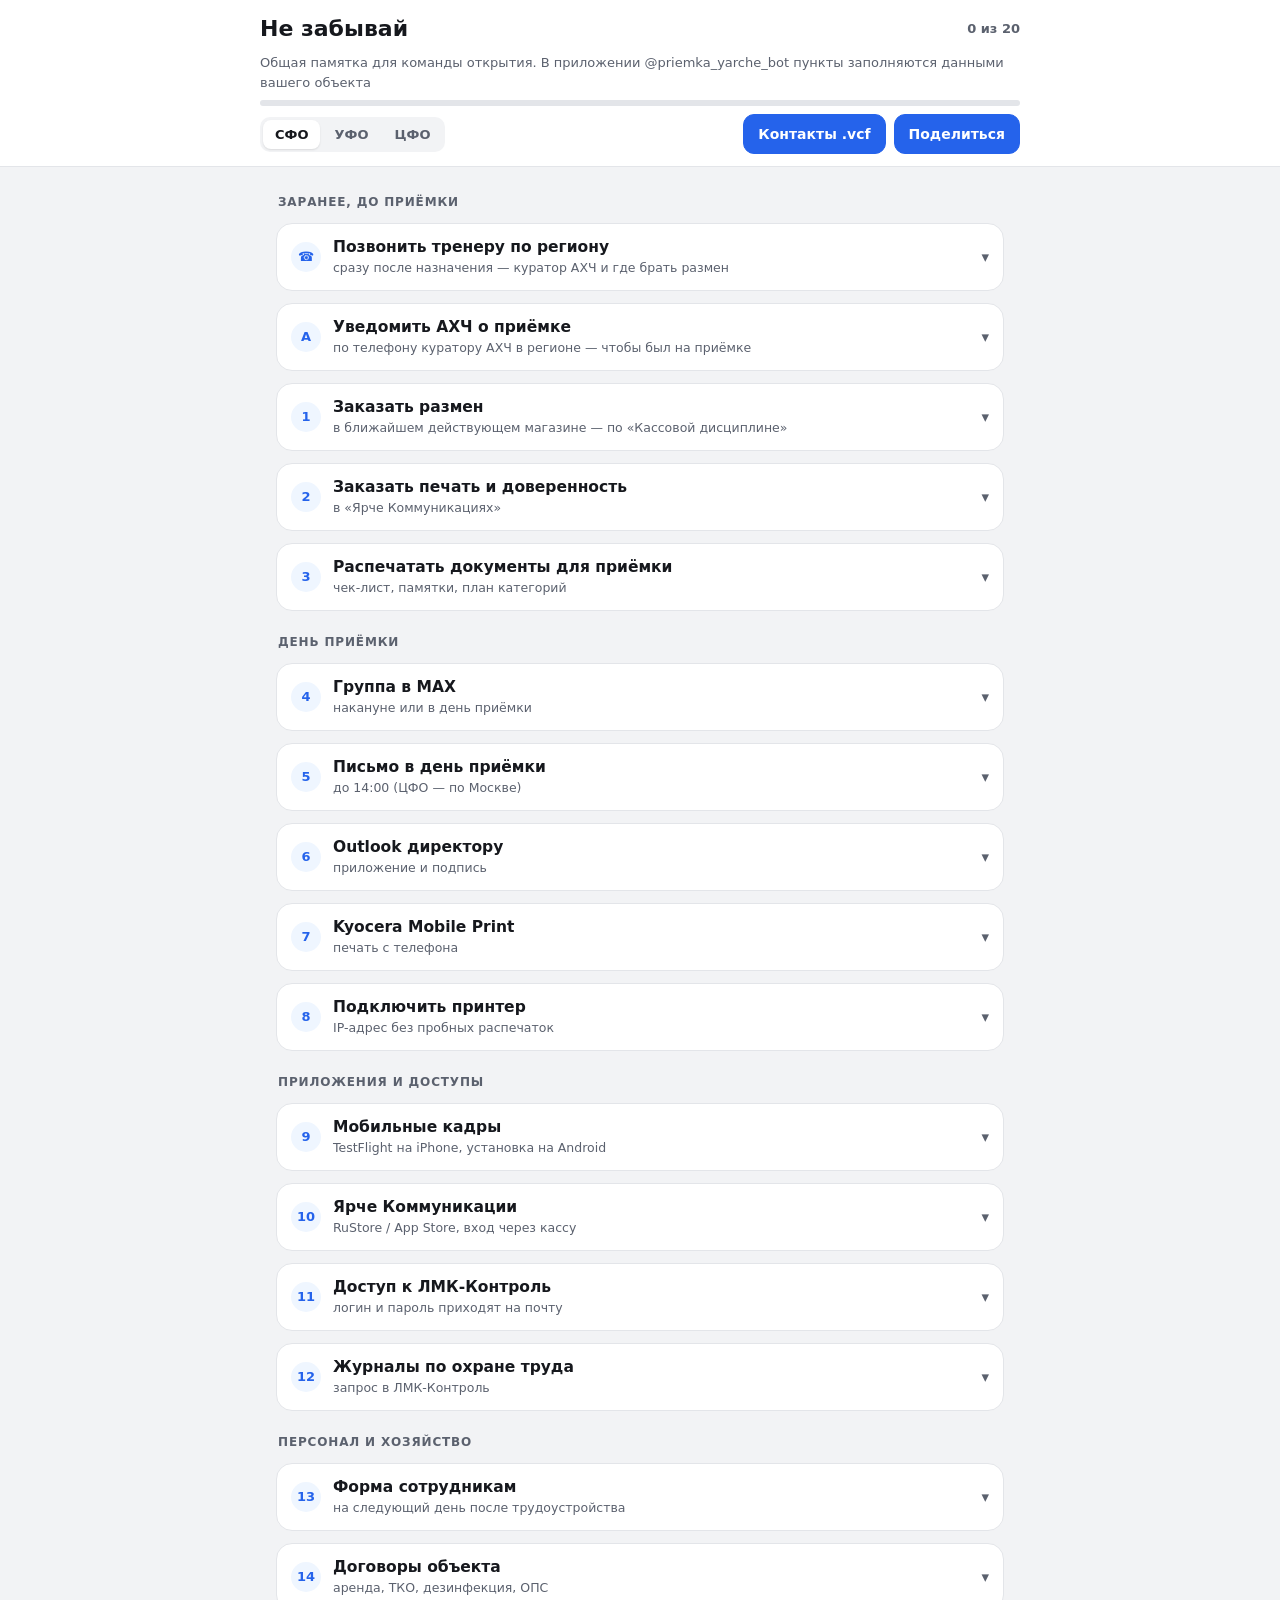
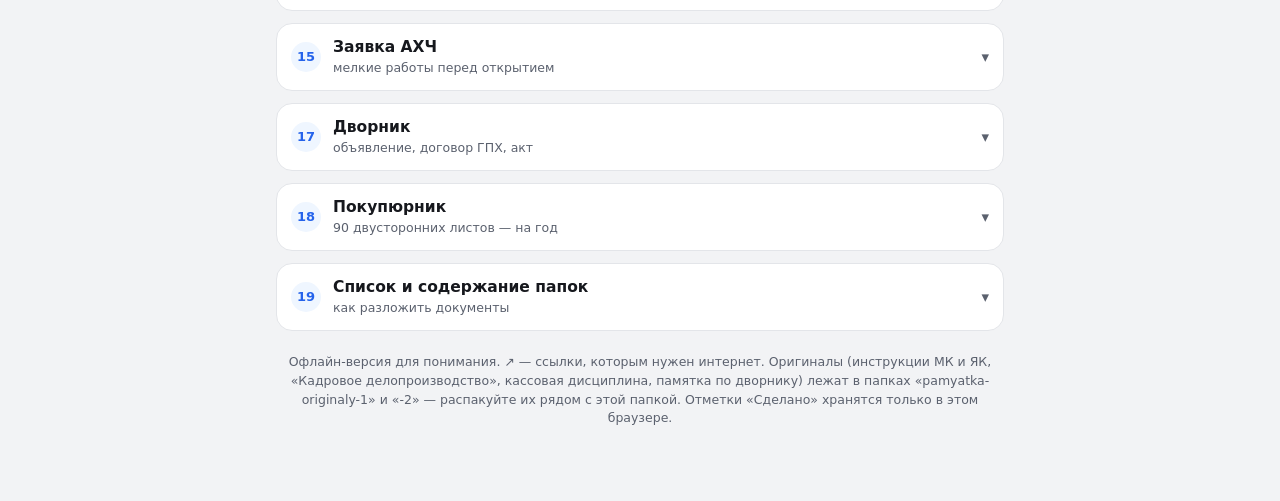
<file: miniapp/memo/pamyatka-otkrytiya/index.html>
<!doctype html>
<html lang="ru">
<head>
<meta charset="utf-8">
<meta name="viewport" content="width=device-width, initial-scale=1, viewport-fit=cover">
<title>Не забывай — памятка открытия</title>
<style>
/* Layout: phone-first app screen — object strip, region switch, numbered memo cards that expand */
:root{
  --bg:#f2f3f5; --card:#fff; --line:#e3e5e9; --fg:#16181d; --muted:#5b616e;
  --accent:#2563eb; --accent-soft:#eff6ff; --ok:#067647; --ok-soft:#dcfae6;
  --warn:#b54708; --warn-soft:#fef0c7; --bad:#b42318; --bad-soft:#fee4e2;
  --font:Inter,system-ui,-apple-system,"Segoe UI",Roboto,sans-serif; --mono:ui-monospace,Menlo,Consolas,monospace;
}
@media (prefers-color-scheme: dark){:root{--bg:#0f1218;--card:#181c24;--line:#2a303b;--fg:#e9edf3;--muted:#9aa3b2;--accent:#7aa2ff;--accent-soft:#1c2740;--ok:#4cc985;--ok-soft:#14301f;--warn:#f5b54a;--warn-soft:#3a2a10;--bad:#ff7b6b;--bad-soft:#3a1714;color-scheme:dark}}
*{box-sizing:border-box}
body{margin:0;background:var(--bg);color:var(--fg);font-family:var(--font);font-size:15px;line-height:1.5}
.wrap{max-width:760px;margin:0 auto;padding:16px max(16px,env(safe-area-inset-left)) 60px;display:flex;flex-direction:column;gap:12px}
header.top{position:sticky;top:0;z-index:5;background:var(--card);border-bottom:1px solid var(--line);padding:12px max(16px,env(safe-area-inset-left))}
.top .in{max-width:760px;margin:0 auto;display:flex;flex-direction:column;gap:8px}
h1{margin:0;font-size:22px;font-weight:800;text-wrap:balance}
.obj{font-size:13px;color:var(--muted)}
.row{display:flex;flex-wrap:wrap;gap:8px;align-items:center;justify-content:space-between}
.seg{display:inline-grid;grid-auto-flow:column;background:var(--bg);border-radius:10px;padding:3px;gap:2px}
.seg button{border:0;border-radius:8px;background:transparent;color:var(--muted);font:600 13px var(--font);padding:7px 12px;cursor:pointer}
.seg button[aria-pressed="true"]{background:var(--card);color:var(--fg);box-shadow:0 1px 2px rgba(0,0,0,.1)}
.bar{height:6px;border-radius:3px;background:var(--line)}.bar i{display:block;height:6px;border-radius:3px;background:var(--accent);width:0}
.prog{font-size:13px;font-weight:700;color:var(--muted);font-variant-numeric:tabular-nums}
.group{font-size:12px;font-weight:800;letter-spacing:.07em;text-transform:uppercase;color:var(--muted);margin:10px 2px 0}
details.item{background:var(--card);border:1px solid var(--line);border-radius:16px;overflow:hidden}
details.item[data-done="1"]{border-color:color-mix(in oklab,var(--ok) 45%,var(--line))}
summary{list-style:none;display:flex;gap:12px;align-items:center;padding:12px 14px;cursor:pointer}
summary::-webkit-details-marker{display:none}
.num{width:30px;height:30px;border-radius:15px;background:var(--accent-soft);color:var(--accent);font-weight:800;font-size:13px;display:grid;place-items:center;flex:none;font-variant-numeric:tabular-nums}
details[data-done="1"] .num{background:var(--ok);color:#fff}
.st{flex:1;min-width:0;display:flex;flex-direction:column}
.st b{font-size:15.5px}.st span{font-size:12.5px;color:var(--muted)}
.chev{flex:none;color:var(--muted);transition:transform .15s}details[open] .chev{transform:rotate(180deg)}
.body{padding:0 14px 14px 56px;display:flex;flex-direction:column;gap:10px}
@media(max-width:520px){.body{padding-left:14px}}
.body ol,.body ul{margin:0;padding-left:20px}.body li{margin:4px 0}
.btns{display:flex;flex-wrap:wrap;gap:8px}
.btn{display:inline-flex;align-items:center;gap:6px;min-height:40px;padding:8px 14px;border-radius:11px;font-weight:600;font-size:14px;text-decoration:none;border:1.5px solid var(--accent);color:var(--accent);background:transparent;cursor:pointer;font-family:var(--font)}
.btn{background:var(--accent);color:#fff;transition:transform .08s,box-shadow .15s,filter .15s}
.btn.main{background:var(--accent);color:#fff}
.btn.pdf{background:var(--card);color:var(--accent)}
.btn:active{transform:scale(.96);filter:brightness(1.12);box-shadow:0 0 0 3px color-mix(in oklab,var(--accent) 35%,transparent)}
.btn.ext::after{content:"↗";font-size:12px;opacity:.7}
.btn.pdf::before{content:"PDF";font-size:10.5px;font-weight:800;background:var(--bad-soft);color:var(--bad);border-radius:5px;padding:1px 5px}
.note{border-radius:12px;padding:10px 12px;font-size:14px;background:var(--accent-soft)}
.note.warn{background:var(--warn-soft)}.note.bad{background:var(--bad-soft);border:1.5px solid var(--bad)}
.note.bad b:first-child{color:var(--bad)}
.who{display:grid;grid-template-columns:1fr;gap:6px}
.p{display:flex;flex-wrap:wrap;gap:4px 10px;align-items:baseline;font-size:14px;padding:8px 10px;border-radius:10px;background:var(--bg)}
.p b{font-weight:700}.p .c{font-family:var(--mono);font-size:13px;user-select:all}
.done{display:flex;align-items:center;gap:8px;font-weight:600;font-size:14px;cursor:pointer;align-self:flex-start;padding:6px 0}
.done input{width:22px;height:22px;accent-color:var(--ok)}
pre.tpl{margin:0;white-space:pre-wrap;font:13px/1.5 var(--mono);background:var(--bg);border-radius:10px;padding:10px 12px}
.calc{display:flex;flex-wrap:wrap;gap:8px;align-items:center}
.calc input{font:600 15px var(--mono);padding:8px 10px;border:1px solid var(--line);border-radius:10px;background:var(--card);color:var(--fg);width:170px}
.calc output{font:700 16px var(--mono);color:var(--accent)}
[data-reg]{display:none}
body[data-region="sfo"] [data-reg~="sfo"],body[data-region="ufo"] [data-reg~="ufo"],body[data-region="cfo"] [data-reg~="cfo"]{display:revert}
.hide{display:none!important}
.foot{font-size:12.5px;color:var(--muted);text-align:center;margin-top:10px}
a{color:var(--accent)}
:focus-visible{outline:2px solid var(--accent);outline-offset:2px}
</style>
</head>
<body data-region="sfo">
<header class="top"><div class="in">
  <div class="row"><h1>Не забывай</h1><span class="prog" id="prog">0 из 19</span></div>
  <div class="obj">Общая памятка для команды открытия. В приложении @priemka_yarche_bot пункты заполняются данными вашего объекта</div>
  <div class="bar"><i id="barI"></i></div>
  <div class="row">
    <div class="seg" role="group" aria-label="Округ">
      <button type="button" data-r="sfo" aria-pressed="true">СФО</button>
      <button type="button" data-r="ufo" aria-pressed="false">УФО</button>
      <button type="button" data-r="cfo" aria-pressed="false">ЦФО</button>
    </div>
    <span class="btns"><a class="btn" href="files/kontakty-otkrytie.vcf" download>Контакты .vcf</a><button class="btn" type="button" id="shareMemo">Поделиться</button></span>
  </div>
</div></header>

<div class="wrap">

<div class="group">Заранее, до приёмки</div>

<details class="item" data-id="20"><summary><span class="num">☎</span><span class="st"><b>Позвонить тренеру по региону</b><span>сразу после назначения — куратор АХЧ и где брать размен</span></span><span class="chev">▾</span></summary><div class="body">
  <div>Что узнать у тренера:</div>
  <ol><li><b>Куратор службы АХЧ в регионе</b> — ФИО и телефон. Ему звоним, чтобы был на приёмке.</li>
  <li><b>Где брать размен</b> — номер ближайшего действующего магазина, его директор и телефон.</li>
  <li>Если знает — дни инкассации и размена в регионе.</li></ol>
  <div class="note">В приложении данные вносятся прямо здесь и сами расходятся по пунктам «Уведомить АХЧ», «Заказать размен» и в напоминания бота.</div>
  <label class="done"><input type="checkbox"> Сделано</label>
</div></details>

<details class="item" data-id="21"><summary><span class="num">А</span><span class="st"><b>Уведомить АХЧ о приёмке</b><span>по телефону куратору АХЧ в регионе — чтобы был на приёмке</span></span><span class="chev">▾</span></summary><div class="body">
  <ol><li>Позвоните куратору АХЧ (контакт — у тренера по региону), назовите код и адрес магазина, дату и время приёмки.</li>
  <li>Попросите быть на приёмке: <b>лист готовности АХЧ</b> заполняется и подписывается на месте.</li>
  <li>Накануне приёмки — коротко напомните.</li></ol>
  <label class="done"><input type="checkbox"> Сделано</label>
</div></details>

<details class="item" data-id="1"><summary><span class="num">1</span><span class="st"><b>Заказать размен</b><span>в ближайшем действующем магазине — по «Кассовой дисциплине»</span></span><span class="chev">▾</span></summary><div class="body">
  <ol><li>Посчитайте от даты открытия, когда в ближайший действующий магазин приходит последний размен, — свяжитесь с его директором.</li>
  <li>Директор того магазина заказывает размен для нового ОСП и сообщает бухгалтеру по кассе: <b>дату, когда будет превышен лимит, и на какое ОСП заказан размен</b>. Например: «20.09.23 заказан размен для ОСП ул. Урицкого, 32».</li>
  <li>Магазин, который отдаёт: в отчёте старшего продавца-кассира — строка «Выдача ДС в другой магазин», оформляет <b>РКО</b>.</li>
  <li>Новый магазин: принимает деньги, оформляет <b>ПКО</b>, в отчёте старшего — строка «Принято из другого магазина».</li>
  <li>Дни инкассации и размена для нового магазина — у Елены Бадеевой.</li>
  <li>Все передачи денег — через ЯК, день в день.</li></ol>
  <div class="note warn"><b>В тот же день:</b> заявка в ЯК на доступ к кассе — себе и продавцам. Без доступа нельзя заказать форму, пробить чек и распечатать документы на приём. За день до приёмки проверьте, что доступ есть.</div>
  <div class="who">
    <div class="p" data-reg="sfo"><b>Бухгалтер по кассе</b><span>Конохова Наталья Фёдоровна, копия — Просветова С.</span><span class="c">n.konokhova@kdvm.ru</span><span class="c">8-913-864-98-24</span></div>
    <div class="p" data-reg="ufo"><b>Бухгалтер по кассе</b><span>Русакова Наталья Валерьевна</span><span class="c">n.rusakova@ya-retail.ru</span><span class="c">8-912-250-19-82</span></div>
    <div class="p" data-reg="cfo"><b>Бухгалтер по кассе</b><span>Романова Мария Олеговна — в «Кассовой дисциплине» ЦФО этого правила нет, уточните у неё</span><span class="c">m.romanova@ya-retail.ru</span><span class="c">8-916-754-57-51</span></div>
    <div class="p"><b>Елена Бадеева</b><span>график инкассации и размена</span><span class="c">e.badeeva@ya-retail.ru</span></div></div>
  <div class="btns"><a class="btn main" href="mailto:e.badeeva@ya-retail.ru?subject=График%20Инкассации%20и%20Размена.%20Новое%20ОСП">Написать Бадеевой</a>
    <a class="btn pdf" data-reg="sfo ufo" href="../pamyatka-originaly-2/kassovaya-disciplina-sfo-ufo-01.07.2026.pdf#page=33">Кассовая дисциплина, с. 33</a>
    <a class="btn pdf" data-reg="cfo" href="../pamyatka-originaly-2/kassovaya-disciplina-cfo-02.07.2025.pdf">Кассовая дисциплина ЦФО</a>
    <a class="btn main" href="instr/ds/peredacha-ds.html">Инструкция: размен через ЯК</a><a class="btn" href="instr/pokup/pokupyurnik.html">Инструкция: покупюрник и касса</a></div>
  <label class="done"><input type="checkbox"> Сделано</label>
</div></details>

<details class="item" data-id="2"><summary><span class="num">2</span><span class="st"><b>Заказать печать и доверенность</b><span>в «Ярче Коммуникациях»</span></span><span class="chev">▾</span></summary><div class="body">
  <ol><li>ЯК → Помощь → Создать → Юридическое сопровождение → <b>Заявка на доверенность</b>.</li>
  <li>ФИО управляющего магазином, дата вступления в должность (= начало действия доверенности), комментарий при необходимости.</li>
  <li>Печать — так же, отдельной заявкой.</li></ol>
  <div class="who"><div class="p"><b>Ольга Павловская</b><span>вопросы по печати и доверенности</span><span class="c">o.pavlovskaya@ya-retail.ru</span></div></div>
  <div class="btns"><a class="btn" href="mailto:o.pavlovskaya@ya-retail.ru?subject=Заявка%20на%20доверенность%20и%20печать.%20Новый%20магазин%20и%20УМ">Написать Павловской</a><a class="btn" href="instr/yk/index.html">Инструкция ЯК</a></div>
  <label class="done"><input type="checkbox"> Сделано</label>
</div></details>

<details class="item" data-id="3"><summary><span class="num">3</span><span class="st"><b>Распечатать документы для приёмки</b><span>чек-лист, памятки, план категорий</span></span><span class="chev">▾</span></summary><div class="body">
  <ul><li>Папка «Материалы к открытию».</li><li>Файл «Чек-лист» — <b>все вкладки</b>.</li><li>Памятки «Приёмка стройки», «Приёмка оборудования», «Нормы ТЗ».</li><li>План категорий из Кайтена — можно обрезать и напечатать крупнее (Xodo для Android).</li></ul>
  <div class="btns">
    <a class="btn ext" target="_blank" href="https://drive.google.com/drive/folders/1-bjtpjArUtkFnejHKAXVOd5pgZwxKM79">Материалы к открытию</a>
    <a class="btn ext" target="_blank" href="https://drive.google.com/file/d/1pCb3rrncQdbjXEtVnhb-_cLtX38OcCCx/view">Чек-лист</a>
    <a class="btn ext" target="_blank" href="https://disk.yandex.ru/i/rcvAqTQi07Ad8g">Приёмка стройки</a>
    <a class="btn ext" target="_blank" href="https://disk.yandex.ru/i/30izgDM44t6q5Q">Приёмка оборудования</a>
    <a class="btn ext" target="_blank" href="https://disk.yandex.ru/i/j0FbNbNxccPQyw">Нормы ТЗ</a>
    <a class="btn ext" target="_blank" href="https://disk.yandex.ru/d/R65mUoQN45ZWqQ">Xodo</a>
    <a class="btn ext" target="_blank" href="https://disk.yandex.ru/i/7bo2FaBBsbrVPg">Как обрезать PDF</a>
  </div>
  <div class="note">В приложении — одна кнопка «На печать»: бот присылает файл, дальше «Поделиться» → Kyocera.</div>
  <label class="done"><input type="checkbox"> Сделано</label>
</div></details>

<div class="group">День приёмки</div>

<details class="item" data-id="4"><summary><span class="num">4</span><span class="st"><b>Группа в МАХ</b><span>накануне или в день приёмки</span></span><span class="chev">▾</span></summary><div class="body">
  <div class="calc"><span>Название:</span><pre class="tpl" id="grpName">ПР22 Комсомольский 36</pre><button class="btn" type="button" data-copy="grpName">Скопировать</button></div>
  <div>Участники: все из списка ниже, команда открытия, директор магазина, сотрудники магазина (по желанию).</div>
  <div class="who">
    <div class="p"><b>Елена Тарасова</b><span class="c">8-953-916-83-52</span></div>
    <div class="p"><b>Екатерина Ларионова</b><span class="c">8-923-423-38-28</span></div>
    <div class="p"><b>Анастасия Жихарева</b><span class="c">8-961-888-00-55</span></div>
    <div class="p"><b>Екатерина Суркова</b><span class="c">8-913-481-15-79</span></div>
    <div class="p"><b>Владимир Ильиных</b><span class="c">8-913-920-49-73</span></div>
    <div class="p"><b>Ксения Тимофеева</b><span class="c">8-913-880-68-29</span></div>
    <div class="p"><b>Сергей Слёзкин</b><span class="c">8-923-401-45-92</span></div>
    <div class="p"><b>Анастасия Черепанова</b><span class="c">8-913-810-11-43</span></div>
    <div class="p"><b>Валерия Кускова</b><span class="c">8-913-105-00-38</span></div>
    <div class="p"><b>Анастасия Филатова</b><span class="c">8-903-950-66-33</span></div>
    <div class="p"><b>РКО</b><span>по объекту</span></div>
  </div>
  <div class="btns"><a class="btn ext" target="_blank" href="https://docs.google.com/document/d/10IFk7um3uYS9ewOXkoQqKkI6MpnykblaUd0LUyvt1FA/edit">Список в документе</a></div>
  <label class="done"><input type="checkbox"> Сделано</label>
</div></details>

<details class="item" data-id="5"><summary><span class="num">5</span><span class="st"><b>Письмо в день приёмки</b><span>до 14:00 (ЦФО — по Москве)</span></span><span class="chev">▾</span></summary><div class="body">
  <div>В приложении письмо собирается из обхода по блокам: замечания с фото, сроками и ответственными, недовозы по нормам, блок статусов. Пока — по шаблону.</div>
  <div class="btns"><a class="btn ext" target="_blank" href="https://docs.google.com/document/d/1Rxt41nPRF9M50mee8bt3NOMXt4SxTaXj/edit">Шаблон письма</a></div>
  <div data-reg="cfo" class="note"><b>Для Москвы:</b> письмо о первом чеке — Елене Сергеевой (e.sergeeva@ya-retail.ru), тема «&lt;код&gt; Первый Чек».
    <pre class="tpl">Добрый день!
Информация по первым пробитым чекам:
ККМ 1: дата, время чека
ККМ 2: дата, время чека
ККМ 3: дата, время чека
Фото/сканы чеков — во вложении</pre></div>
  <label class="done"><input type="checkbox"> Сделано</label>
</div></details>

<details class="item" data-id="6"><summary><span class="num">6</span><span class="st"><b>Outlook директору</b><span>приложение и подпись</span></span><span class="chev">▾</span></summary><div class="body">
  <div class="btns"><a class="btn main ext" target="_blank" href="https://apps.apple.com/ru/app/microsoft-outlook/id951937596">iPhone — App Store</a><a class="btn main ext" target="_blank" href="https://play.google.com/store/apps/details?id=com.microsoft.office.outlook">Android — Google Play</a><a class="btn ext" target="_blank" href="https://mail.kdvm.ru/owa/">Без приложения — почта в браузере</a></div>
  <div><b>Как добавить почту магазина</b></div>
  <ol><li><b>Пароль</b> приходит по SMS от техподдержки в первый рабочий день директора. Не пришёл — звоните <a href="tel:88002503940">8-800-250-39-40</a>.</li>
  <li>Откройте Outlook → <b>«Добавить учётную запись»</b> и введите <b>полный адрес почты магазина</b> (например, <b>m01@ya-retail.ru</b>) → «Продолжить».</li>
  <li>Нашёл сам — введите пароль из SMS, готово.</li>
  <li>Не нашёл или просит выбрать тип — выберите <b>Exchange</b>, включите <b>«Дополнительные параметры» / «Настроить вручную»</b> и впишите:<br>
  <b>Сервер:</b> <b>mail.kdvm.ru</b><br>
  <b>Имя пользователя:</b> полный адрес почты магазина<br>
  <b>Пароль:</b> из SMS → «Войти».</li>
  <li>Подпись: Outlook → Настройки → <b>Подпись</b> → вставьте текст ниже.</li></ol>
  <div>Подпись (в приложении — из данных объекта):</div>
  <pre class="tpl" id="sign">С уважением,
Фамилия Имя Отчество
УПРАВЛЯЮЩИЙ МАГАЗИНОМ
ОСП ПЕРМЬ МАГАЗИН №ПР22
ООО "КАМЕЛОТ-А"
ТЕЛ.: +7XXXXXXXXXX
E-MAIL: [почта магазина]</pre>
  <div class="btns"><button class="btn" type="button" data-copy="sign">Скопировать подпись</button></div>
  <label class="done"><input type="checkbox"> Сделано</label>
</div></details>

<details class="item" data-id="7"><summary><span class="num">7</span><span class="st"><b>Kyocera Mobile Print</b><span>печать с телефона</span></span><span class="chev">▾</span></summary><div class="body">
  <div class="btns"><a class="btn main ext" target="_blank" href="https://apps.apple.com/ru/app/kyocera-mobile-print/id510179385">iPhone — App Store</a><a class="btn main ext" target="_blank" href="https://play.google.com/store/apps/details?id=com.kyocera.kyoprint">Android — Google Play</a><a class="btn ext" target="_blank" href="https://disk.yandex.ru/d/NbRBbQOiperOfw">Android — файл установки</a></div>
  <label class="done"><input type="checkbox"> Сделано</label>
</div></details>

<details class="item" data-id="8"><summary><span class="num">8</span><span class="st"><b>Подключить принтер</b><span>IP-адрес без пробных распечаток</span></span><span class="chev">▾</span></summary><div class="body">
  <ol><li>Настройки телефона → Wi-Fi → сеть «yarche_guest» → свойства → IP-адрес.</li><li>Замените число после третьей точки на <b>20</b> — это адрес принтера.</li></ol>
  <div class="calc"><label for="ipIn">IP телефона</label><input id="ipIn" value="10.100.100.01" inputmode="decimal"><span>→ принтер:</span><output id="ipOut">10.100.100.20</output></div>
  <div class="btns"><a class="btn ext" target="_blank" href="https://disk.yandex.ru/i/7qXD6cPw-sJ8ng">Инструкция по подключению</a></div>
  <label class="done"><input type="checkbox"> Сделано</label>
</div></details>

<div class="group">Приложения и доступы</div>

<details class="item" data-id="9"><summary><span class="num">9</span><span class="st"><b>Мобильные кадры</b><span>TestFlight на iPhone, установка на Android</span></span><span class="chev">▾</span></summary><div class="body">
  <div>Для входа: ИНН управляющего, логин придумывается при первом входе.</div>
  <div class="btns"><a class="btn main" href="instr/mk/mk-ios.html">Инструкция iPhone</a><a class="btn" href="instr/mk/mk-android.html">Инструкция Android</a><a class="btn pdf" href="instr/mk/mk-ustanovka-iphone.pdf">iPhone</a><a class="btn pdf" href="instr/mk/mk-ustanovka-android.pdf">Android</a><a class="btn pdf" href="../pamyatka-originaly-1/mobilnye-kadry-instrukciya-19.06.2025.pdf">Оригинал от 19.06.2025</a></div>
  <div class="who"><div class="p"><b>Владилен Андреев</b><span>доступы, роли, вход</span><span class="c">8-913-840-05-49</span><span class="c">v.andreev@kdvm.ru</span></div></div>
  <label class="done"><input type="checkbox"> Сделано</label>
</div></details>

<details class="item" data-id="10"><summary><span class="num">10</span><span class="st"><b>Ярче Коммуникации</b><span>RuStore / App Store, вход через кассу</span></span><span class="chev">▾</span></summary><div class="body">
  <div>Нужно: быть трудоустроенным, ввести номер телефона, считать QR-код с кассы под своей картой.</div>
  <div class="btns"><a class="btn main" href="instr/yk/index.html">Инструкция iPhone</a><a class="btn" href="instr/yk/yk-android.html">Инструкция Android</a><a class="btn pdf" href="instr/yk/yk-ustanovka-iphone.pdf">iPhone</a><a class="btn pdf" href="instr/yk/yk-ustanovka-android.pdf">Android</a><a class="btn pdf" href="../pamyatka-originaly-1/yarche-kommunikacii-instrukciya-11.08.2026.pdf">Оригинал от 11.08.2026</a></div>
  <div class="who"><div class="p"><b>Карина Эшмурзаева</b><span>доступы, вход</span><span class="c">8-923-405-26-86</span><span class="c">k.eshmurzaeva@kdvm.ru</span></div></div>
  <label class="done"><input type="checkbox"> Сделано</label>
</div></details>

<details class="item" data-id="11"><summary><span class="num">11</span><span class="st"><b>Доступ к ЛМК-Контроль</b><span>логин и пароль приходят на почту</span></span><span class="chev">▾</span></summary><div class="body">
  <ul><li>Доступ обычно приходит сам после приказа о назначении — проверьте почту.</li><li>Первый шаг — карточка сотрудника, затем направления (приоритет — ЭЛМК).</li><li>Переводы сотрудников для трудоустройства — через директора, выдавшего направления.</li></ul>
  <div class="btns"><a class="btn main" href="instr/lmk/lmk-mobile.html">Инструкция (телефон)</a><a class="btn" href="instr/lmk/lmk.html">Инструкция (компьютер)</a><a class="btn pdf" href="instr/lmk/lmk-mobile.pdf">Телефон</a><a class="btn pdf" href="instr/lmk/lmk-instrukciya.pdf">Компьютер</a></div>
  <div class="who"><div class="p"><b>Нет доступа</b><span class="c">support@hbis.one</span><span>копия</span><span class="c">av.pavlova@ya-retail.ru</span></div><div class="p"><b>Ангелина Павлова</b><span>охрана труда, ЛМК/ЭЛМК</span><span class="c">8-983-342-11-42</span></div></div>
  <label class="done"><input type="checkbox"> Сделано</label>
</div></details>

<details class="item" data-id="12"><summary><span class="num">12</span><span class="st"><b>Журналы по охране труда</b><span>запрос в ЛМК-Контроль</span></span><span class="chev">▾</span></summary><div class="body">
  <ol><li>Боковое меню → Документы → Запрос журналов → Создать → «+».</li><li>Добавить: журнал вводного инструктажа, журнал инструктажа на рабочем месте, журнал по электробезопасности.</li><li>«В работу».</li></ol>
  <div class="btns"><a class="btn" href="instr/lmk/lmk-mobile.html#s10">Раздел «Запрос журналов»</a></div>
  <label class="done"><input type="checkbox"> Сделано</label>
</div></details>

<div class="group">Персонал и хозяйство</div>

<details class="item" data-id="13"><summary><span class="num">13</span><span class="st"><b>Форма сотрудникам</b><span>на следующий день после трудоустройства</span></span><span class="chev">▾</span></summary><div class="body">
  <div class="note warn">Сначала доступ к кассе (п. 1), потом форма. Помогает команда открытия.</div>
  <div class="btns"><a class="btn main" href="instr/forma/forma.html">Инструкция</a><a class="btn pdf" href="instr/forma/specodezhda.pdf">Спецодежда</a><a class="btn" href="instr/priem/priem.html">Приём на работу</a><a class="btn pdf" href="instr/priem/blanki-s-obrazcami.pdf">Бланки с образцами</a></div>
  <label class="done"><input type="checkbox"> Сделано</label>
</div></details>

<details class="item" data-id="14"><summary><span class="num">14</span><span class="st"><b>Договоры объекта</b><span>аренда, ТКО, дезинфекция, ОПС</span></span><span class="chev">▾</span></summary><div class="body">
  <div>Нужны 4 договора (или доп. соглашения <b>с адресом магазина</b>). В приложении — 4 места: пришёл ✅ / нет файла 🔴 и кнопка «Запросить у …» только недостающих.</div>
  <div data-reg="sfo ufo" class="who"><div class="p"><b>Все четыре</b><span>менеджер по развитию региона (выбирается для объекта)</span></div><div class="p"><b>Пермь</b><span>Шаврин Алексей</span><span class="c">a.shavrin@ya-retail.ru</span></div><div class="p"><b>Красноярск</b><span>Чурай Ольга</span><span class="c">8-908-223-30-65</span></div></div>
  <div data-reg="cfo" class="who"><div class="p"><b>Аренда</b><span>территориальный менеджер</span></div><div class="p"><b>ТКО, дезинфекция</b><span>Никитин Егор</span><span class="c">e.nikitin@ya-retail.ru</span></div><div class="p"><b>ОПС</b><span>Мирошников Андрей</span><span class="c">a.miroshnikov@ya-retail.ru</span></div></div>
  <pre class="tpl" id="dogTpl">Тема: ПР22 Сканы договоров

&lt;Имя&gt;, добрый день!

Просьба предоставить договора:
• Договор аренды помещения
• Договор дезинсекции/дератизации
• Договор на ТБО/ТКО
• Договор ОПС

Заранее благодарю!</pre>
  <div class="btns"><button class="btn" type="button" data-copy="dogTpl">Скопировать письмо</button></div>
  <label class="done"><input type="checkbox"> Сделано</label>
</div></details>

<details class="item" data-id="15"><summary><span class="num">15</span><span class="st"><b>Заявка АХЧ</b><span>мелкие работы перед открытием</span></span><span class="chev">▾</span></summary><div class="body">
  <div data-reg="sfo ufo">Через «Ярче Коммуникации» → Помощь → Заявки по АХЧ → Создать.</div>
  <div data-reg="cfo">ЦФО — в WhatsApp. Тверь/Калуга — почтой N.mazurova@vianservis.ru и e.nikitin@ya-retail.ru + узнать номер заявки у Натальи: 8-916-590-34-57 / 8-926-788-99-15.</div>
  <div class="btns"><a class="btn main" href="instr/ahch/index.html">Собрать заявку (16 работ)</a></div>
  <label class="done"><input type="checkbox"> Сделано</label>
</div></details>

<details class="item" data-id="16" data-reg="cfo"><summary><span class="num">16</span><span class="st"><b>МОПы и ковры</b><span>только ЦФО — подрядчик</span></span><span class="chev">▾</span></summary><div class="body">
  <div>В приложении — «+ Контакт подрядчика»: есть почта — готовое письмо; только телефон — звоним и уточняем.</div>
  <pre class="tpl" id="mopTpl">Просьба добавить в график по замене мопов и ковров магазин ПР22, г. Пермь, Комсомольский пр-т, 36.
Подскажите, когда будет первый заезд, чтобы мы подготовились.</pre>
  <div class="btns"><button class="btn" type="button" data-copy="mopTpl">Скопировать</button></div>
  <label class="done"><input type="checkbox"> Сделано</label>
</div></details>

<details class="item" data-id="17"><summary><span class="num">17</span><span class="st"><b>Дворник</b><span>объявление, договор ГПХ, акт</span></span><span class="chev">▾</span></summary><div class="body">
  <div class="btns"><a class="btn main" href="instr/dvornik/dvornik.html">Инструкция</a><a class="btn pdf" href="instr/dvornik/obyavlenie-dvornik-primer.pdf">Объявление</a><a class="btn pdf" href="instr/dvornik/konvert-kalko-primer.pdf">Вкладыш на конверт</a><a class="btn pdf" href="instr/dvornik/dvornik-gph.pdf">Инструкция</a></div>
  <div class="who"><div class="p"><b>Светлана Калько</b><span>документы ГПХ</span><span class="c">8-913-880-68-35</span><span class="c">s.kalko@ya-retail.ru</span></div></div>
  <label class="done"><input type="checkbox"> Сделано</label>
</div></details>

<details class="item" data-id="18"><summary><span class="num">18</span><span class="st"><b>Покупюрник</b><span>90 двусторонних листов — на год</span></span><span class="chev">▾</span></summary><div class="body">
  <div class="btns"><a class="btn main" href="instr/pokup/pokupyurnik.html">Инструкция и кассовая дисциплина</a><a class="btn pdf" href="instr/pokup/pokupyurnik-90-listov.pdf">На печать</a></div>
  <div data-reg="sfo ufo" class="btns"><a class="btn pdf" href="../pamyatka-originaly-2/kassovaya-disciplina-sfo-ufo-01.07.2026.pdf">Кассовая дисциплина СФО/УФО</a></div>
  <div data-reg="cfo" class="btns"><a class="btn pdf" href="../pamyatka-originaly-2/kassovaya-disciplina-cfo-02.07.2025.pdf">Кассовая дисциплина ЦФО</a></div>
  <div class="who">
    <div class="p" data-reg="sfo"><b>Бухгалтер по кассе</b><span>Конохова Наталья</span><span class="c">8-913-864-98-24</span><span class="c">n.konokhova@kdvm.ru</span></div>
    <div class="p" data-reg="ufo"><b>Бухгалтер по кассе</b><span>Русакова Наталья</span><span class="c">8-912-250-19-82</span><span class="c">n.rusakova@ya-retail.ru</span></div>
    <div class="p" data-reg="cfo"><b>Бухгалтер по кассе</b><span>Романова Мария</span><span class="c">8-916-754-57-51</span><span class="c">m.romanova@ya-retail.ru</span></div>
  </div>
  <label class="done"><input type="checkbox"> Сделано</label>
</div></details>

<details class="item" data-id="19"><summary><span class="num">19</span><span class="st"><b>Список и содержание папок</b><span>как разложить документы</span></span><span class="chev">▾</span></summary><div class="body">
  <div class="btns"><a class="btn ext" target="_blank" href="https://disk.yandex.ru/i/Ko0NYJUoUiuaDw">Открыть файл</a></div>
  <label class="done"><input type="checkbox"> Сделано</label>
</div></details>

<p class="foot">Офлайн-версия для понимания. ↗ — ссылки, которым нужен интернет. Оригиналы (инструкции МК и ЯК, «Кадровое делопроизводство», кассовая дисциплина, памятка по дворнику) лежат в папках «pamyatka-originaly-1» и «-2» — распакуйте их рядом с этой папкой. Отметки «Сделано» хранятся только в этом браузере.</p>
</div>

<script>
(function(){
  var K='nezab_v1';function g(){try{return JSON.parse(localStorage.getItem(K))||{}}catch(e){return{}}}function s(v){try{localStorage.setItem(K,JSON.stringify(v))}catch(e){}}
  var st=g(); st.done=st.done||{};
  function region(r){document.body.dataset.region=r;document.querySelectorAll('.seg button').forEach(function(b){b.setAttribute('aria-pressed',b.dataset.r===r)});st.reg=r;s(st);count()}
  document.querySelectorAll('.seg button').forEach(function(b){b.onclick=function(){region(b.dataset.r)}});
  function count(){var items=[].filter.call(document.querySelectorAll('details.item'),function(d){return getComputedStyle(d).display!=='none'});var n=items.filter(function(d){return d.dataset.done==='1'}).length;document.getElementById('prog').textContent=n+' из '+items.length;document.getElementById('barI').style.width=(items.length?n/items.length*100:0)+'%'}
  document.querySelectorAll('details.item').forEach(function(d){var id=d.dataset.id,cb=d.querySelector('.done input');if(st.done[id]){cb.checked=true;d.dataset.done='1'}cb.onchange=function(){d.dataset.done=cb.checked?'1':'0';st.done[id]=cb.checked;s(st);count()}});
  document.querySelectorAll('[data-copy]').forEach(function(b){b.onclick=function(){var t=document.getElementById(b.dataset.copy).textContent,o=b.textContent;function ok(){b.textContent='Скопировано';setTimeout(function(){b.textContent=o},1500)}if(navigator.clipboard){navigator.clipboard.writeText(t).then(ok,function(){})}}});
  var ip=document.getElementById('ipIn'),out=document.getElementById('ipOut');ip.oninput=function(){var p=ip.value.trim().split('.');out.textContent=p.length===4?p.slice(0,3).join('.')+'.20':'—'};
  region(st.reg||'sfo');
  var sh=document.getElementById('shareMemo');
  if(sh) sh.onclick=async function(){var url=location.href.split('#')[0],title='Не забывай — памятка открытия';var tg=null;try{tg=(window.parent&&window.parent.Telegram&&window.parent.Telegram.WebApp)||(window.Telegram&&window.Telegram.WebApp)}catch(e){}
    if(tg&&tg.initData){tg.openTelegramLink('https://t.me/share/url?url='+encodeURIComponent(url)+'&text='+encodeURIComponent(title));return}
    if(navigator.share){try{await navigator.share({title:title,url:url});return}catch(e){if(e&&e.name==='AbortError')return}}
    try{await navigator.clipboard.writeText(url);sh.textContent='Ссылка скопирована';setTimeout(function(){sh.textContent='Поделиться'},1500)}catch(e){prompt('Ссылка на памятку',url)}};
})();
</script>
</body>
</html>
</file>
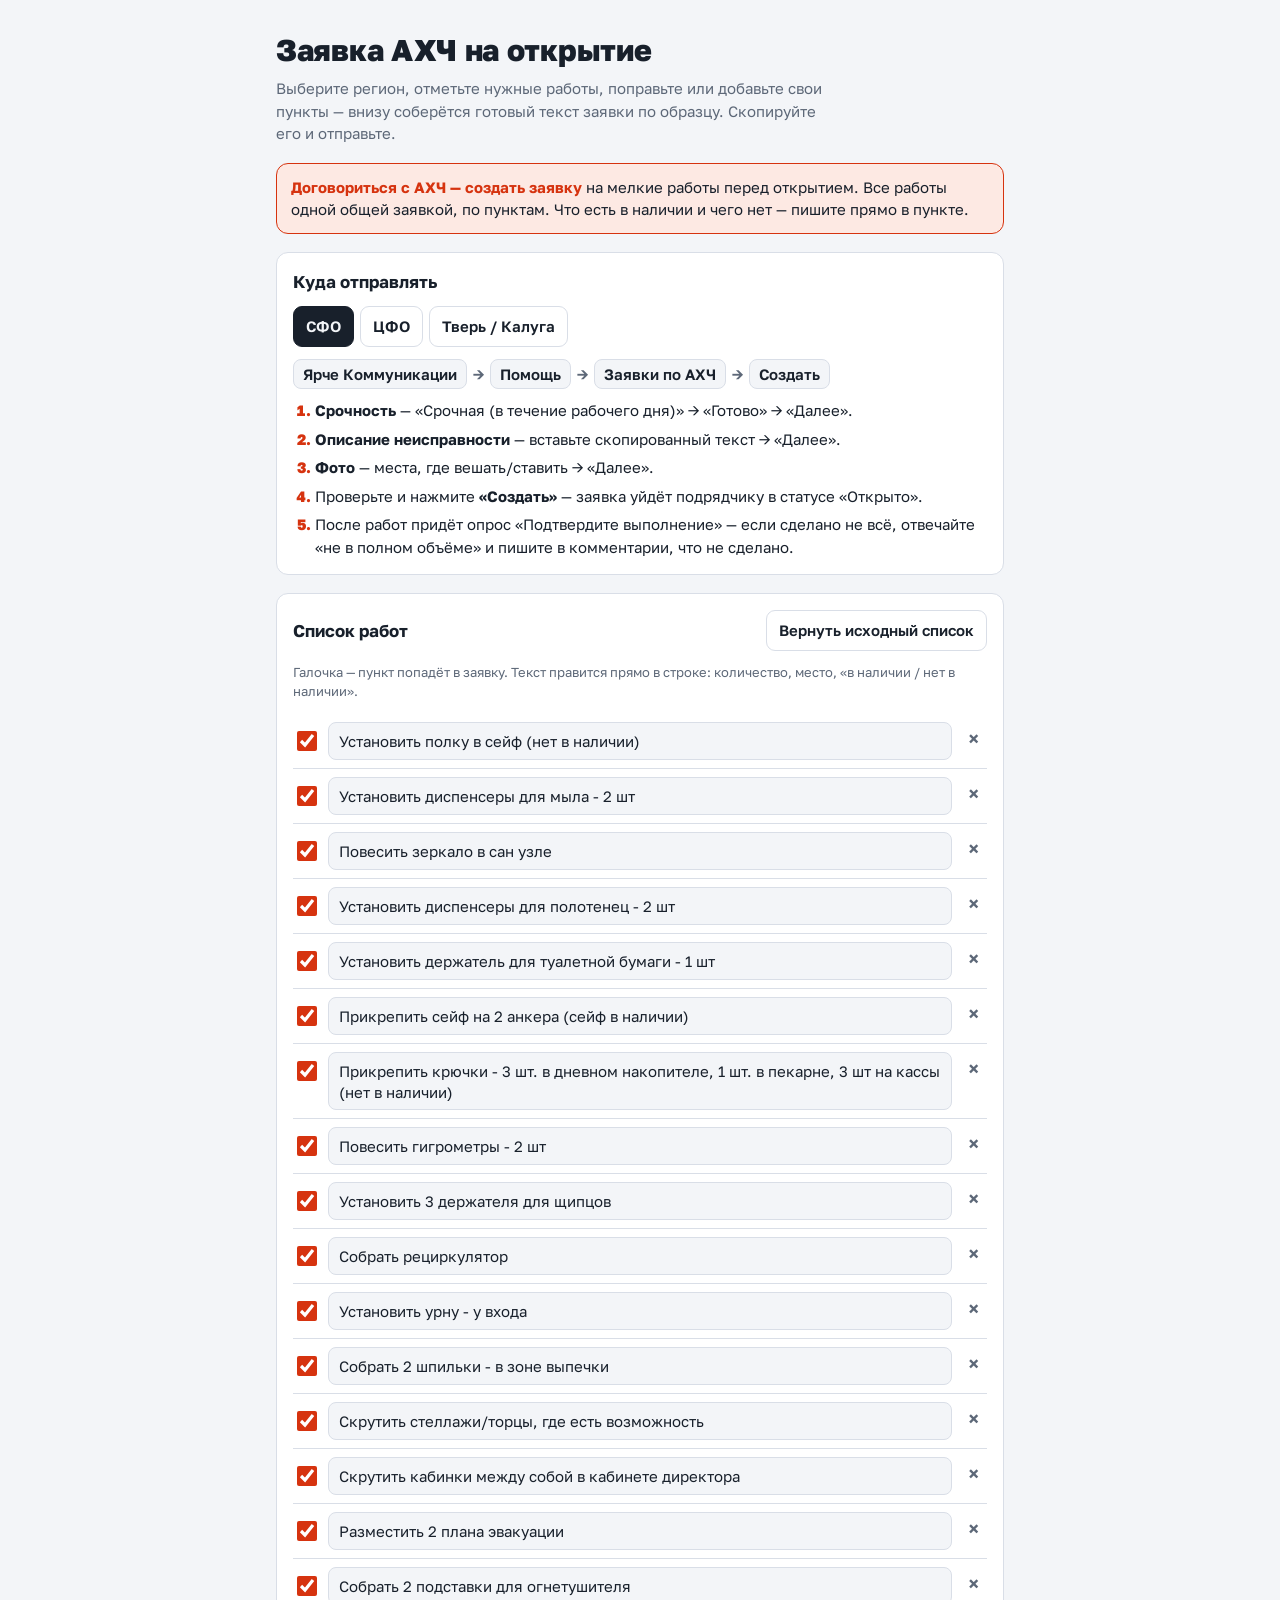
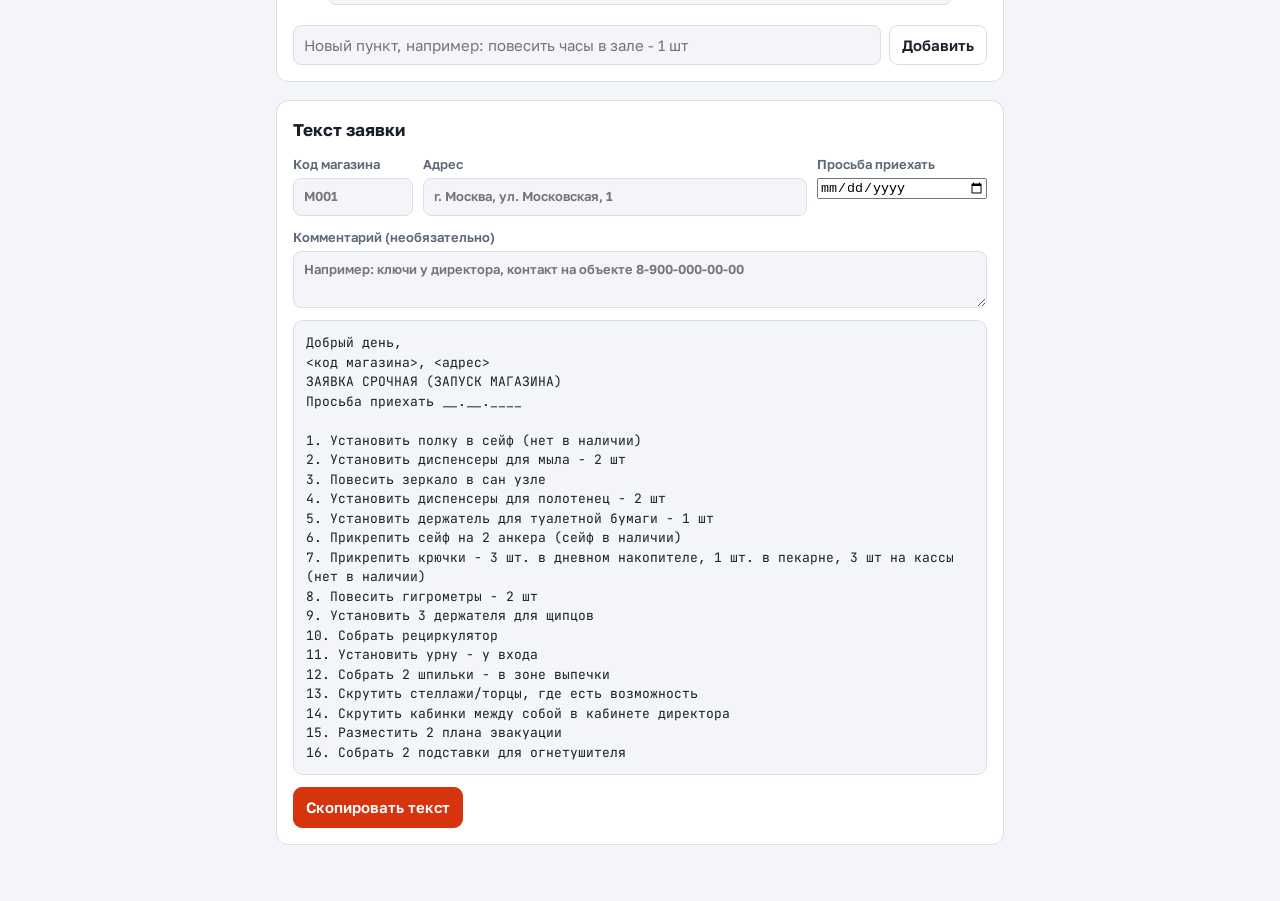
<file: miniapp/memo/pamyatka-otkrytiya/instr/ahch/index.html>
<!doctype html><meta charset="utf-8"><meta name="viewport" content="width=device-width, initial-scale=1, viewport-fit=cover">
<title>Заявка АХЧ</title>
<meta name="claude:viewport-fit-sides" content="cover">
<link rel="preconnect" href="https://fonts.googleapis.com">
<link rel="stylesheet" href="https://fonts.googleapis.com/css2?family=Golos+Text:wght@400;500;600;700;800&family=JetBrains+Mono:wght@400;600&display=swap">
<style>
/* Layout: one column worksheet — steps strip, editable task list, live request preview with copy */
:root{
  --bg:#f3f5f8; --card:#ffffff; --line:#d9dee7; --fg:#18202b; --muted:#5d6878;
  --accent:#d6330f; --accent-soft:#fde9e3; --ok:#14804a; --ok-soft:#e1f4e9;
  --font:"Golos Text",system-ui,-apple-system,"Segoe UI",Roboto,sans-serif;
  --mono:"JetBrains Mono",ui-monospace,Menlo,Consolas,monospace;
  --r:12px;
}
@media (prefers-color-scheme: dark){:root:not([data-theme="light"]){
  --bg:#12161c; --card:#1b2129; --line:#2d3540; --fg:#e8ecf2; --muted:#9aa5b4;
  --accent:#ff6a45; --accent-soft:#3a1f19; --ok:#4cc985; --ok-soft:#163324; color-scheme:dark}}
:root[data-theme="dark"]{
  --bg:#12161c; --card:#1b2129; --line:#2d3540; --fg:#e8ecf2; --muted:#9aa5b4;
  --accent:#ff6a45; --accent-soft:#3a1f19; --ok:#4cc985; --ok-soft:#163324; color-scheme:dark}
*{box-sizing:border-box}
[hidden]{display:none!important}
textarea.txt{resize:none;overflow:hidden;line-height:1.4;min-height:38px}
body{background:var(--bg);color:var(--fg);font-family:var(--font);font-size:15px;line-height:1.5}
.wrap{max-width:760px;margin:0 auto;padding-block:20px 48px;padding-left:max(16px,env(safe-area-inset-left,0px));padding-right:max(16px,env(safe-area-inset-right,0px));display:flex;flex-direction:column;gap:18px}
h1{font-size:clamp(24px,4vw,30px);font-weight:800;margin:0;text-wrap:balance;letter-spacing:-.01em}
h2{font-size:17px;font-weight:700;margin:0;text-wrap:balance}
.lead{color:var(--muted);margin:4px 0 0;max-width:62ch}
.card{background:var(--card);border:1px solid var(--line);border-radius:var(--r);padding:16px;display:flex;flex-direction:column;gap:12px;min-width:0}
.label{font-size:12px;font-weight:700;letter-spacing:.07em;text-transform:uppercase;color:var(--muted)}
.path{display:flex;flex-wrap:wrap;gap:6px;align-items:center;font-weight:600}
.path span{background:var(--bg);border:1px solid var(--line);border-radius:8px;padding:3px 9px}
.path i{font-style:normal;color:var(--muted)}
.note{background:var(--accent-soft);border:1.5px solid var(--accent);border-radius:var(--r);padding:12px 14px}
.note b{color:var(--accent)}
.row{display:grid;grid-template-columns:auto 1fr auto;gap:8px;align-items:start;padding:8px 0;border-top:1px solid var(--line)}
.row:first-child{border-top:0}
.row.off .txt{color:var(--muted);text-decoration:line-through}
input[type=text],input[type=number],select,textarea{font:inherit;color:var(--fg);background:var(--bg);border:1px solid var(--line);border-radius:8px;padding:8px 10px;width:100%;min-width:0}
input[type=number]{text-align:center;font-variant-numeric:tabular-nums}
input[type=checkbox]{width:20px;height:20px;margin-top:9px;accent-color:var(--accent)}
button{font:inherit;font-weight:600;cursor:pointer;border-radius:9px;border:1px solid var(--line);background:var(--card);color:var(--fg);padding:8px 12px}
button:focus-visible,input:focus-visible,select:focus-visible,textarea:focus-visible{outline:2px solid var(--accent);outline-offset:2px}
.del{border:0;background:transparent;color:var(--muted);font-size:20px;line-height:1;padding:6px 8px}
.del:hover{color:var(--accent)}
.add{display:grid;grid-template-columns:1fr auto;gap:8px}
.primary{background:var(--accent);border-color:var(--accent);color:#fff}
.btns{display:flex;flex-wrap:wrap;gap:8px}
.grid3{display:grid;grid-template-columns:120px 1fr 170px;gap:10px}
.grid3 label{display:flex;flex-direction:column;gap:4px;font-size:13px;color:var(--muted);font-weight:600}
pre{font-family:var(--mono);font-size:13px;white-space:pre-wrap;word-break:break-word;background:var(--bg);border:1px solid var(--line);border-radius:10px;padding:12px;margin:0;max-height:none}
.toast{color:var(--ok);background:var(--ok-soft);border-radius:8px;padding:6px 10px;font-weight:600}
ol.steps{margin:0;padding-left:22px;display:flex;flex-direction:column;gap:6px}
ol.steps li::marker{font-weight:800;color:var(--accent)}
.muted{color:var(--muted);font-size:13px}
.seg{display:flex;flex-wrap:wrap;gap:6px}
.seg button[aria-checked="true"]{background:var(--fg);color:var(--bg);border-color:var(--fg)}
.rbox{display:flex;flex-direction:column;gap:10px}
.phones{display:flex;flex-wrap:wrap;gap:8px}
.ph{font-family:var(--mono);font-weight:600;font-size:15px;background:var(--bg);border:1px solid var(--line);border-radius:8px;padding:6px 10px;user-select:all;font-variant-numeric:tabular-nums}
@media (max-width:560px){.grid3{grid-template-columns:1fr}}
</style>

<div class="wrap">
  <header>
    <h1>Заявка АХЧ на открытие</h1>
    <p class="lead">Выберите регион, отметьте нужные работы, поправьте или добавьте свои пункты — внизу соберётся готовый текст заявки по образцу. Скопируйте его и отправьте.</p>
  </header>

  <div class="note"><b>Договориться с АХЧ — создать заявку</b> на мелкие работы перед открытием. Все работы одной общей заявкой, по пунктам. Что есть в наличии и чего нет — пишите прямо в пункте.</div>

  <section class="card" aria-labelledby="h-where">
    <h2 id="h-where">Куда отправлять</h2>
    <div class="seg" role="radiogroup" aria-label="Регион">
      <button type="button" data-r="sfo" role="radio">СФО</button>
      <button type="button" data-r="cfo" role="radio">ЦФО</button>
      <button type="button" data-r="tk" role="radio">Тверь / Калуга</button>
    </div>
    <div id="r-sfo" class="rbox">
      <div class="path"><span>Ярче Коммуникации</span><i>→</i><span>Помощь</span><i>→</i><span>Заявки по АХЧ</span><i>→</i><span>Создать</span></div>
      <ol class="steps">
        <li><b>Срочность</b> — «Срочная (в течение рабочего дня)» → «Готово» → «Далее».</li>
        <li><b>Описание неисправности</b> — вставьте скопированный текст → «Далее».</li>
        <li><b>Фото</b> — места, где вешать/ставить → «Далее».</li>
        <li>Проверьте и нажмите <b>«Создать»</b> — заявка уйдёт подрядчику в статусе «Открыто».</li>
        <li>После работ придёт опрос «Подтвердите выполнение» — если сделано не всё, отвечайте «не в полном объёме» и пишите в комментарии, что не сделано.</li>
      </ol>
    </div>
    <div id="r-cfo" class="rbox" hidden>
      <p style="margin:0">Связаться с АХЧ <b>в WhatsApp</b>: скопируйте текст ниже и отправьте — дата, срочность и список работ уже в нём.</p>
    </div>
    <div id="r-tk" class="rbox" hidden>
      <p style="margin:0">Связаться с АХЧ <b>почтой</b> — отправьте скопированный текст письмом.</p>
      <div class="muted" style="font-weight:600">Кому</div>
      <div class="phones"><span class="ph">N.mazurova@vianservis.ru</span><span class="ph">e.nikitin@ya-retail.ru</span></div>
      <div class="muted" style="font-weight:600">Тема</div>
      <div class="phones"><span class="ph" id="subj">Заявка на АХЧ работы. Магазин М___</span></div>
      <p style="margin:0"><b>Обязательно узнайте номер заявки</b> по телефону — Наталья:</p>
      <div class="phones"><span class="ph">8-916-590-34-57</span><span class="ph">8-926-788-99-15</span></div>
    </div>
  </section>

  <section class="card" aria-labelledby="h-list">
    <div style="display:flex;justify-content:space-between;align-items:center;gap:8px;flex-wrap:wrap">
      <h2 id="h-list">Список работ</h2>
      <button type="button" id="reset">Вернуть исходный список</button>
    </div>
    <div class="muted">Галочка — пункт попадёт в заявку. Текст правится прямо в строке: количество, место, «в наличии / нет в наличии».</div>
    <div id="list"></div>
    <div class="add">
      <input type="text" id="newText" placeholder="Новый пункт, например: повесить часы в зале - 1 шт" aria-label="Текст нового пункта">
      <button type="button" id="addBtn">Добавить</button>
    </div>
  </section>

  <section class="card" aria-labelledby="h-out">
    <h2 id="h-out">Текст заявки</h2>
    <div class="grid3">
      <label for="code">Код магазина<input type="text" id="code" placeholder="М001"></label>
      <label for="shop">Адрес<input type="text" id="shop" placeholder="г. Москва, ул. Московская, 1"></label>
      <label for="date">Просьба приехать<input type="date" id="date"></label>
    </div>
    <label for="extra" class="muted" style="display:flex;flex-direction:column;gap:4px;font-weight:600">Комментарий (необязательно)
      <textarea id="extra" rows="2" placeholder="Например: ключи у директора, контакт на объекте 8-900-000-00-00"></textarea></label>
    <pre id="out" aria-live="polite"></pre>
    <div class="btns"><button type="button" class="primary" id="copy">Скопировать текст</button><span id="toast" class="toast" hidden>Скопировано</span></div>
  </section>
</div>

<script>
const DEFAULT=[
 "Установить полку в сейф (нет в наличии)",
 "Установить диспенсеры для мыла - 2 шт",
 "Повесить зеркало в сан узле",
 "Установить диспенсеры для полотенец - 2 шт",
 "Установить держатель для туалетной бумаги - 1 шт",
 "Прикрепить сейф на 2 анкера (сейф в наличии)",
 "Прикрепить крючки - 3 шт. в дневном накопителе, 1 шт. в пекарне, 3 шт на кассы (нет в наличии)",
 "Повесить гигрометры - 2 шт",
 "Установить 3 держателя для щипцов",
 "Собрать рециркулятор",
 "Установить урну - у входа",
 "Собрать 2 шпильки - в зоне выпечки",
 "Скрутить стеллажи/торцы, где есть возможность",
 "Скрутить кабинки между собой в кабинете директора",
 "Разместить 2 плана эвакуации",
 "Собрать 2 подставки для огнетушителя"
];
const K="ahch_v2";
function LSg(){try{return JSON.parse(localStorage.getItem(K))}catch(e){return null}}
function LSs(v){try{localStorage.setItem(K,JSON.stringify(v))}catch(e){}}
const fresh=()=>DEFAULT.map(t=>({t,on:true}));
let st=Object.assign({items:fresh(),code:"",shop:"",date:"",extra:"",reg:"sfo"},LSg()||{});
const $=id=>document.getElementById(id);
function save(){LSs(st)}
function render(){
  const L=$("list");L.innerHTML="";
  st.items.forEach((it,i)=>{
    const r=document.createElement("div");r.className="row"+(it.on?"":" off");
    r.innerHTML=`<input type="checkbox" id="c${i}" ${it.on?"checked":""} aria-label="Включить пункт">
    <textarea class="txt" id="t${i}" rows="1" aria-label="Текст пункта"></textarea>
    <button type="button" class="del" aria-label="Удалить пункт">×</button>`;
    r.querySelector(".txt").value=it.t;
    r.querySelector("[type=checkbox]").onchange=e=>{it.on=e.target.checked;r.classList.toggle("off",!it.on);upd()};
    const ta=r.querySelector(".txt");const fit=()=>{ta.style.height="auto";ta.style.height=ta.scrollHeight+"px"};ta.oninput=e=>{it.t=e.target.value;fit();upd()};requestAnimationFrame(fit);
    r.querySelector(".del").onclick=()=>{st.items.splice(i,1);render()};
    L.appendChild(r);
  });
  upd();
}
function fmtDate(d){if(!d)return "__.__.____";const [y,m,dd]=d.split("-");return `${dd}.${m}.${y}`}
function text(){
  const on=st.items.filter(x=>x.on&&x.t.trim());
  const place=[st.code.trim(),st.shop.trim()].filter(Boolean).join(", ")||"<код магазина>, <адрес>";
  let s=`Добрый день,\n${place}\nЗАЯВКА СРОЧНАЯ (ЗАПУСК МАГАЗИНА)\nПросьба приехать ${fmtDate(st.date)}\n\n`;
  s+=on.length?on.map((x,i)=>`${i+1}. ${x.t.trim()}`).join("\n"):"(отметьте хотя бы один пункт)";
  if(st.extra.trim()) s+=`\n\n${st.extra.trim()}`;
  return s;
}
function upd(){$("out").textContent=text();$("subj").textContent="Заявка на АХЧ работы. Магазин "+(st.code.trim()||"М___");save()}
function setReg(r){st.reg=r;document.querySelectorAll(".seg button").forEach(b=>b.setAttribute("aria-checked",b.dataset.r===r));["sfo","cfo","tk"].forEach(k=>$("r-"+k).hidden=k!==r);save()}
document.querySelectorAll(".seg button").forEach(b=>b.onclick=()=>setReg(b.dataset.r));
["code","shop","date","extra"].forEach(k=>{$(k).value=st[k];$(k).oninput=e=>{st[k]=e.target.value;upd()}});
function add(){const t=$("newText").value.trim();if(!t)return;st.items.push({t,on:true});$("newText").value="";render();$("newText").focus()}
$("addBtn").onclick=add;$("newText").onkeydown=e=>{if(e.key==="Enter")add()};
$("reset").onclick=()=>{st.items=fresh();render()};
$("copy").onclick=()=>{
  const s=text(),done=()=>{const t=$("toast");t.hidden=false;clearTimeout(window._tt);window._tt=setTimeout(()=>t.hidden=true,2200)};
  const sel=()=>{const r=document.createRange();r.selectNodeContents($("out"));const g=getSelection();g.removeAllRanges();g.addRange(r);$("toast").textContent="Текст выделен — скопируйте вручную";done()};
  if(navigator.clipboard&&navigator.clipboard.writeText){navigator.clipboard.writeText(s).then(()=>{$("toast").textContent="Скопировано";done()},sel)}else sel();
};
setReg(st.reg);render();
window.addEventListener('resize',()=>document.querySelectorAll('textarea.txt').forEach(t=>{t.style.height='auto';t.style.height=t.scrollHeight+'px'}));
</script>
</file>
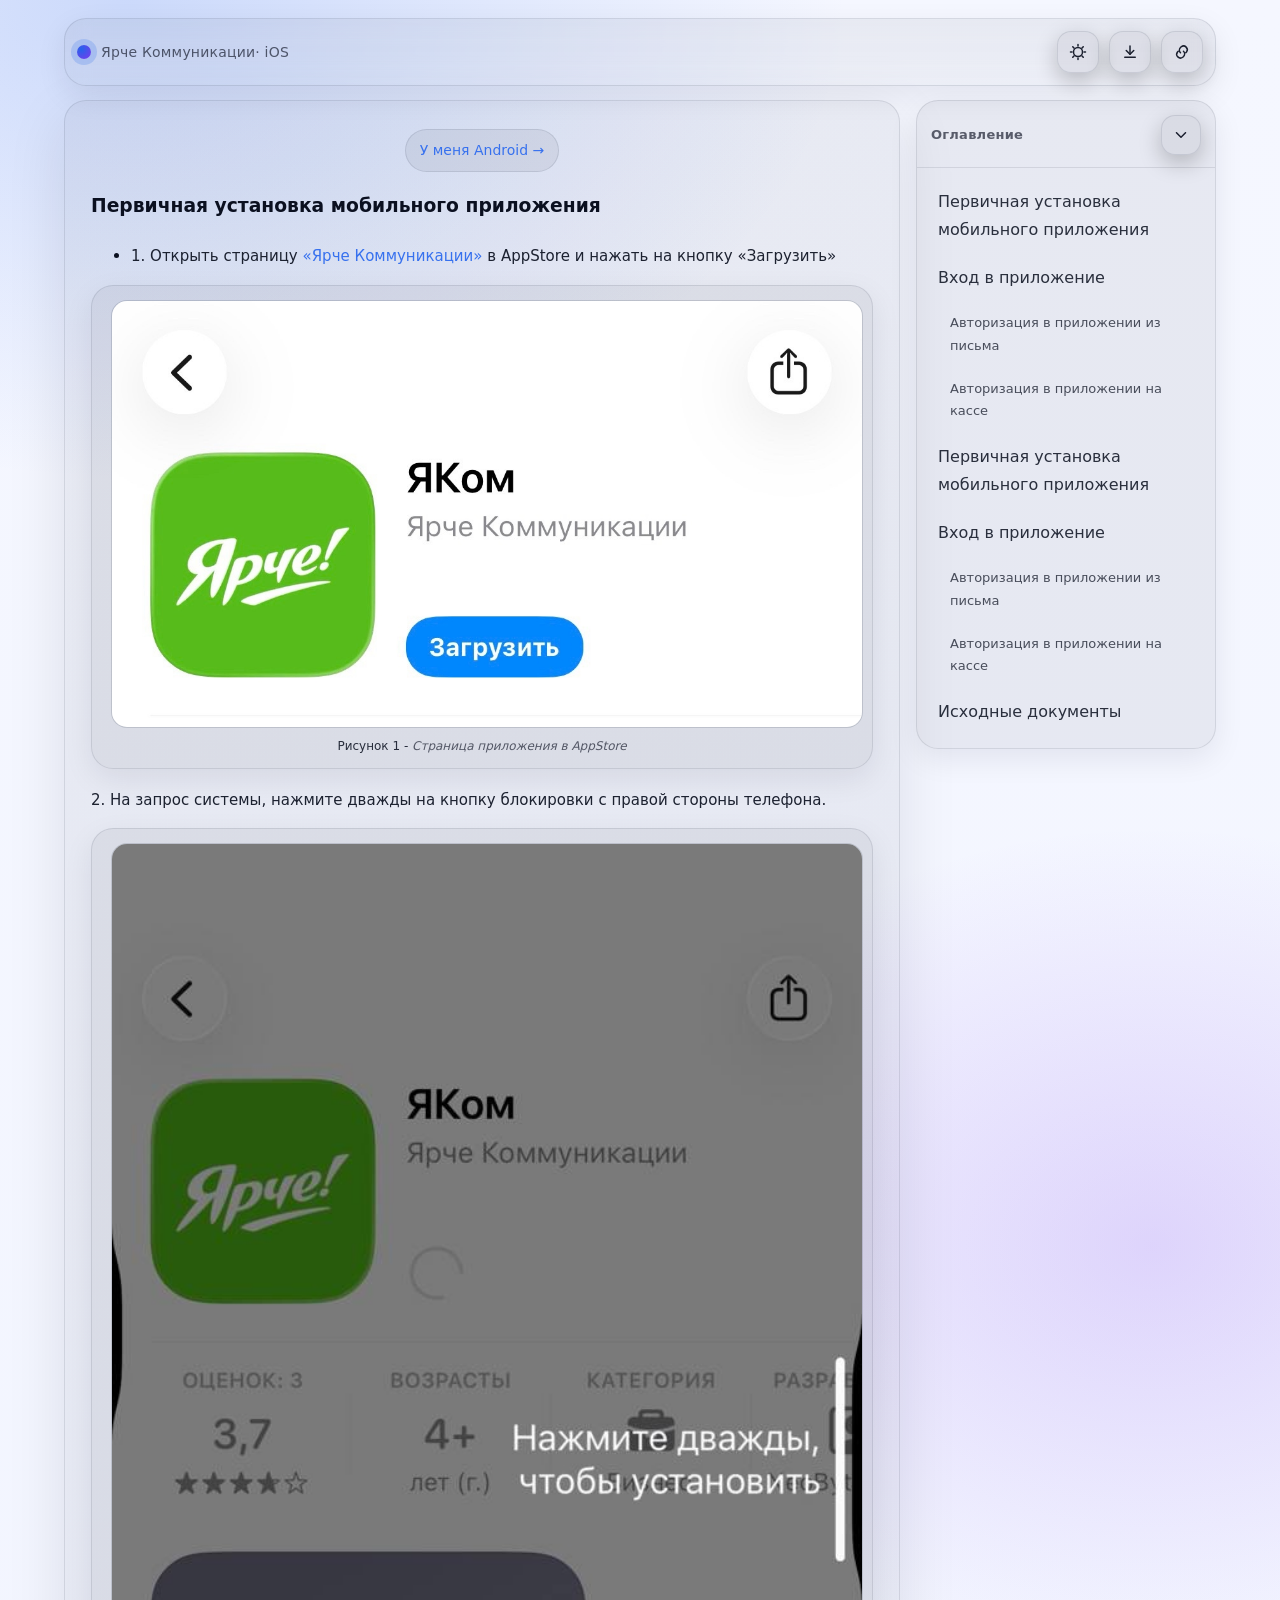
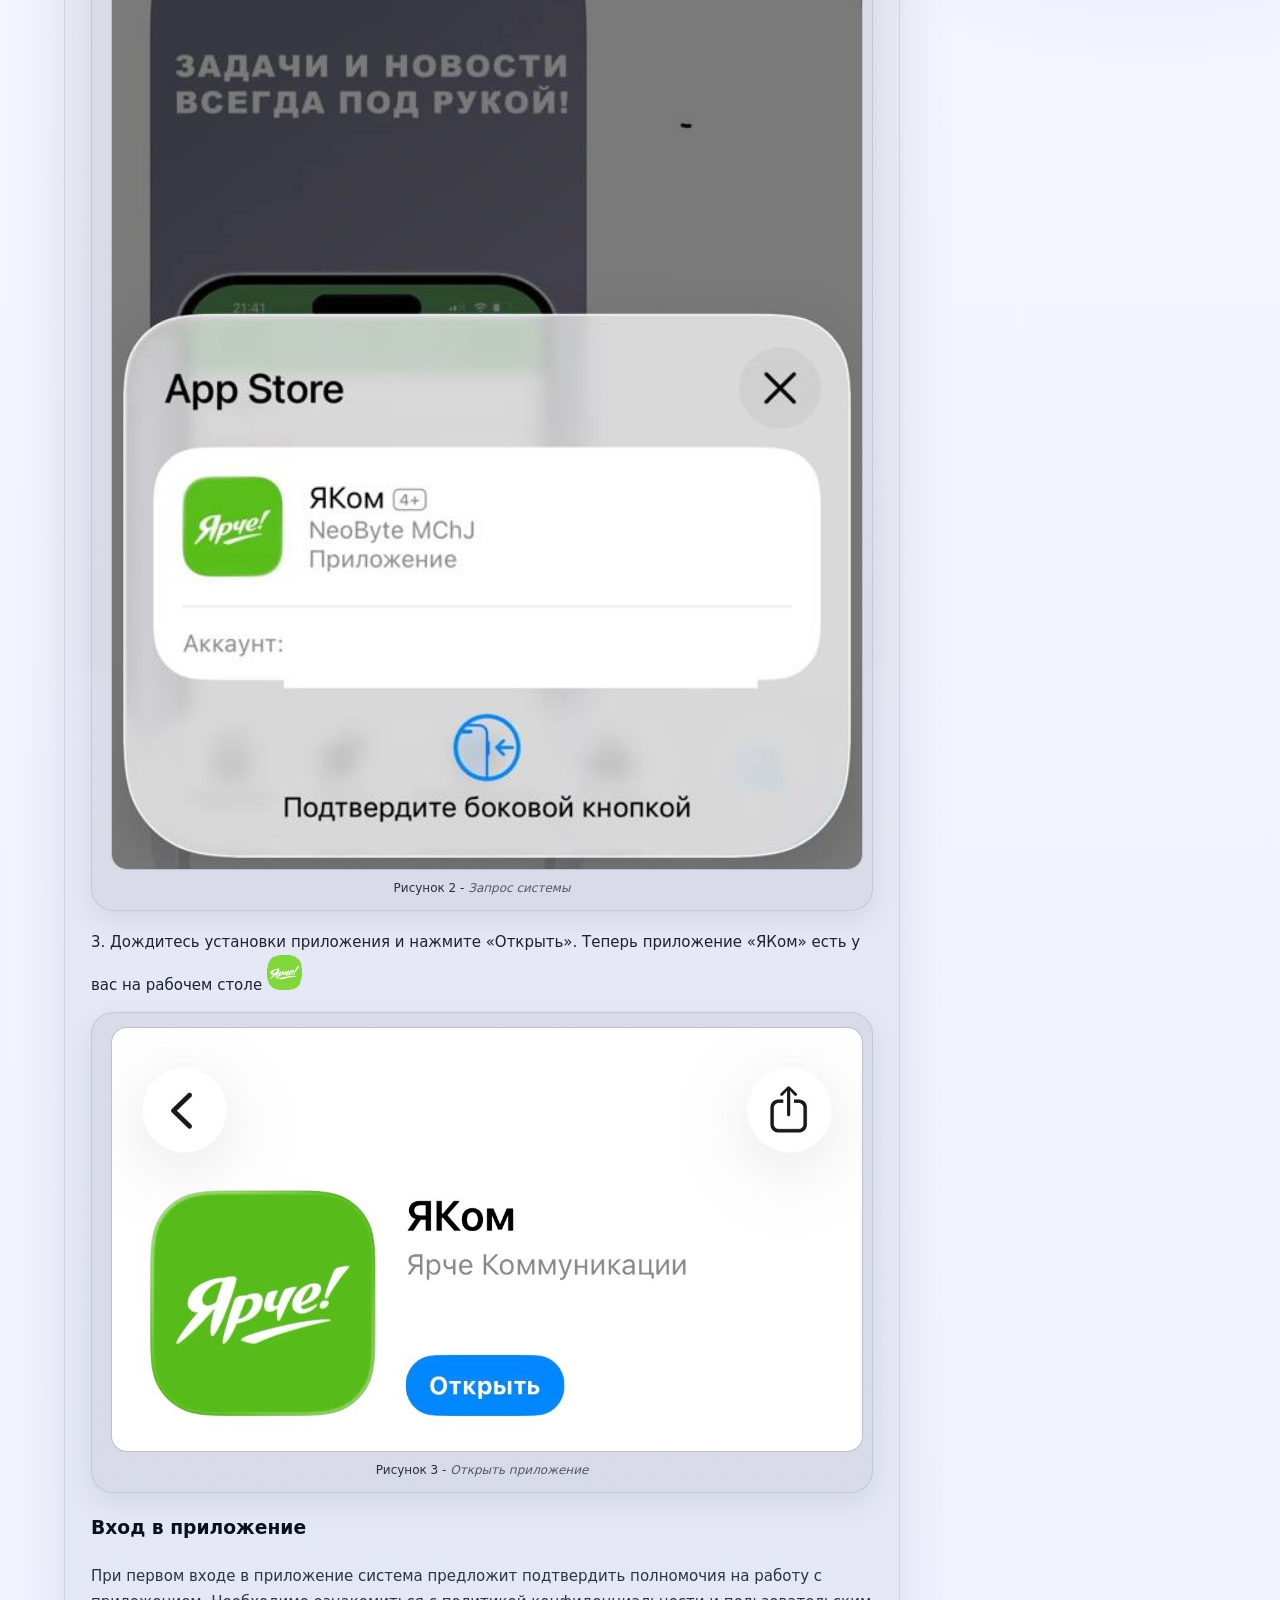
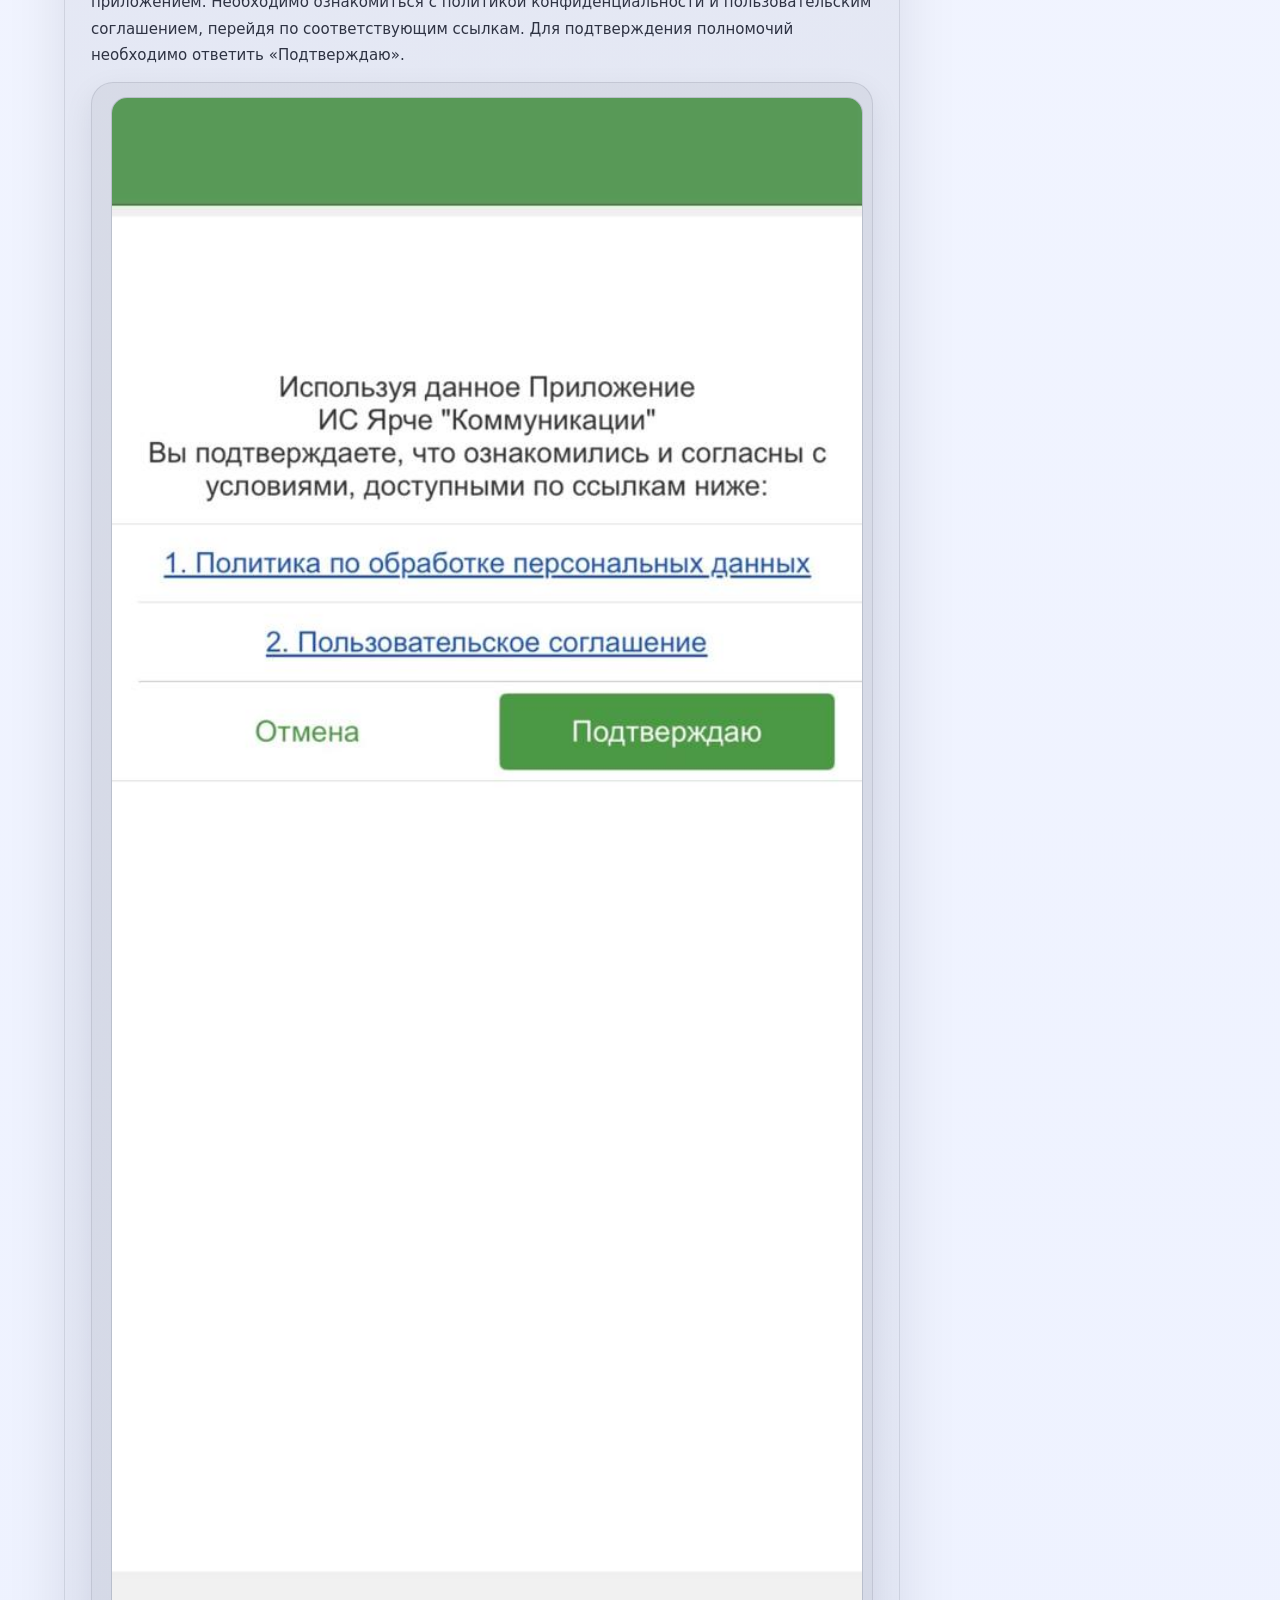
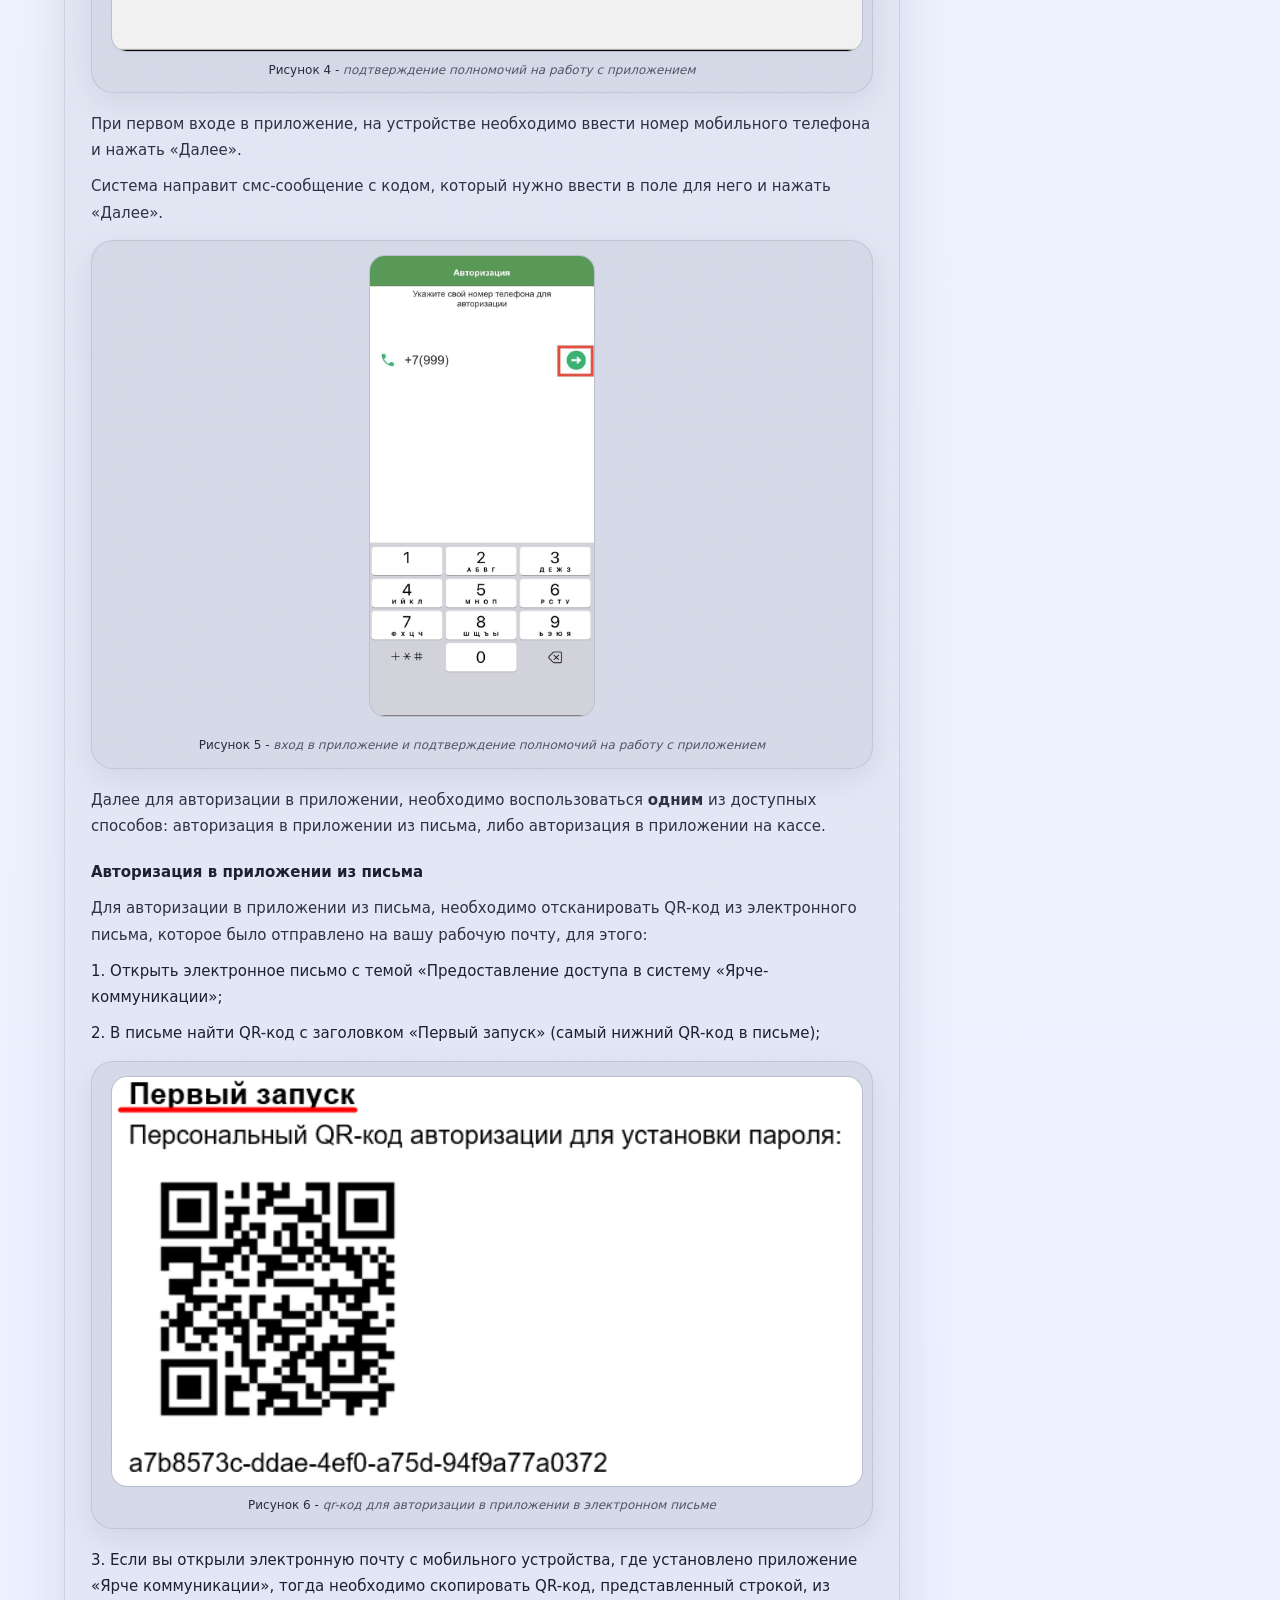
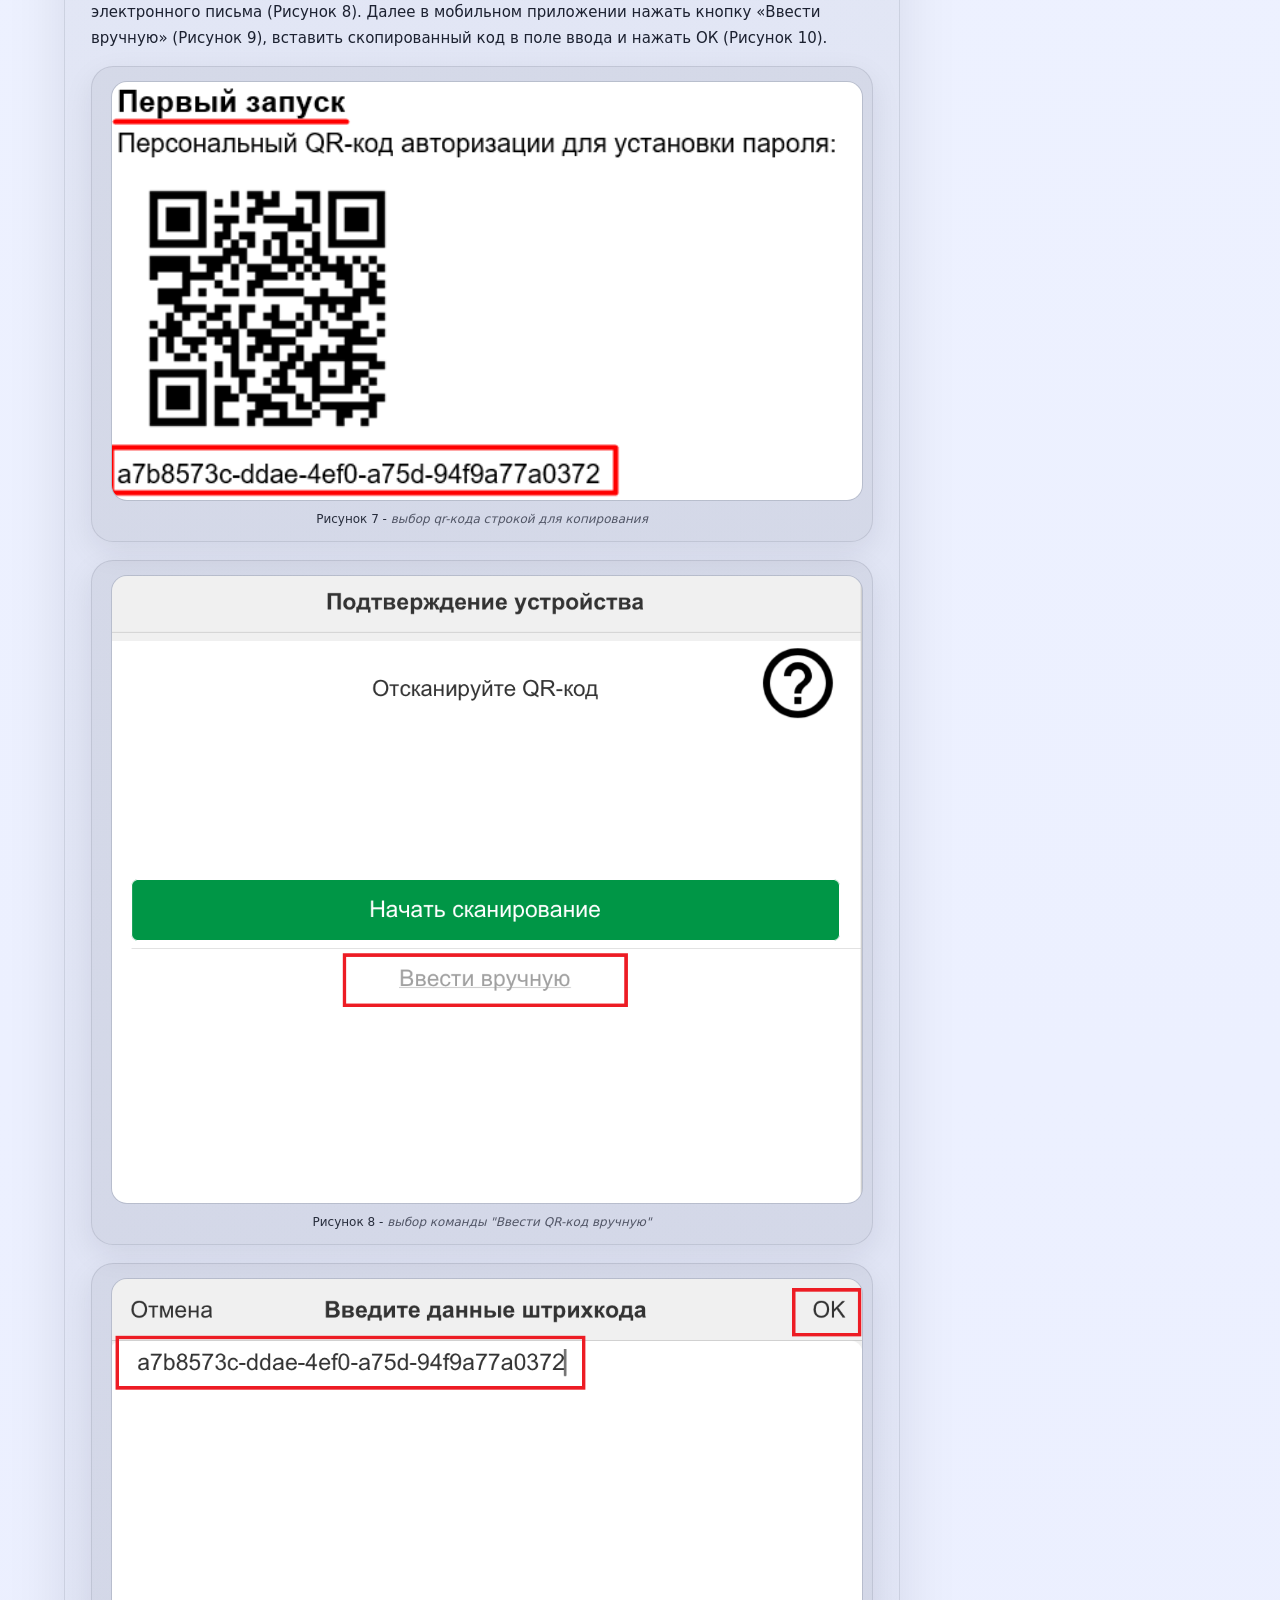
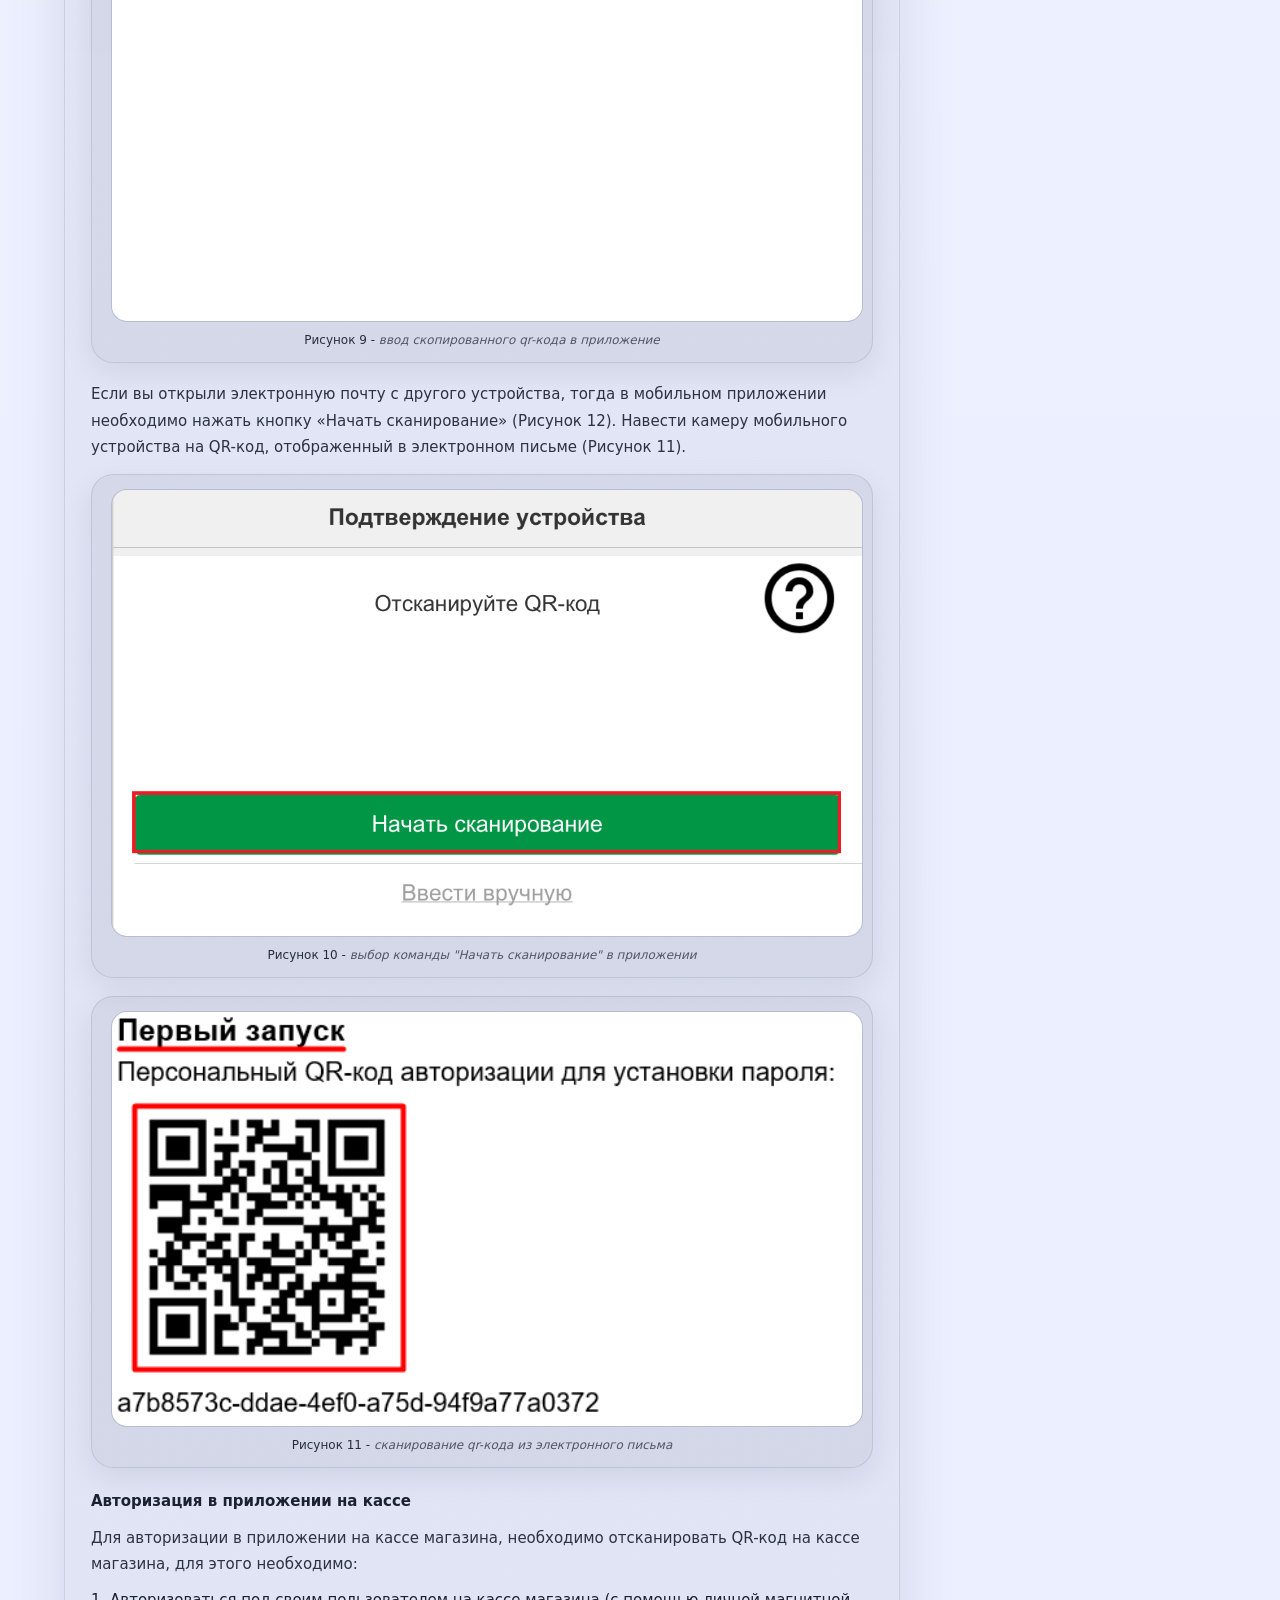
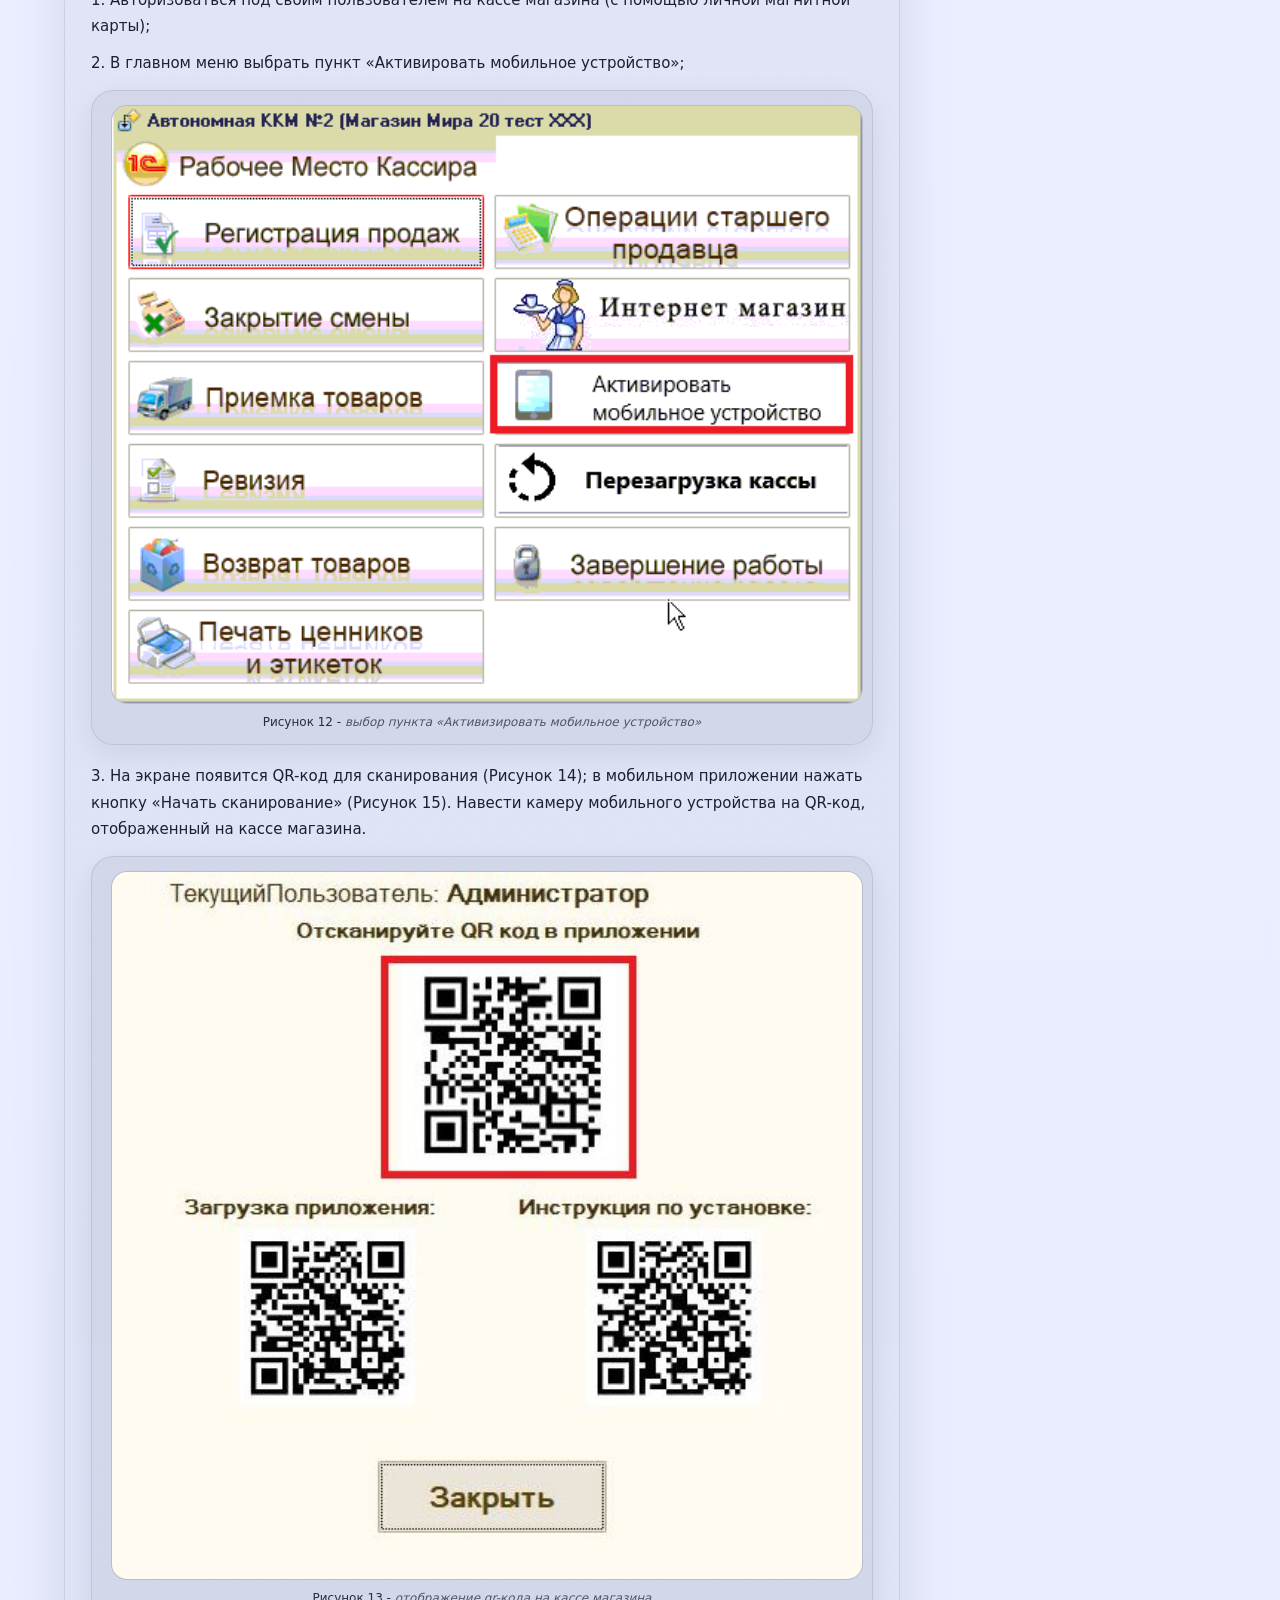
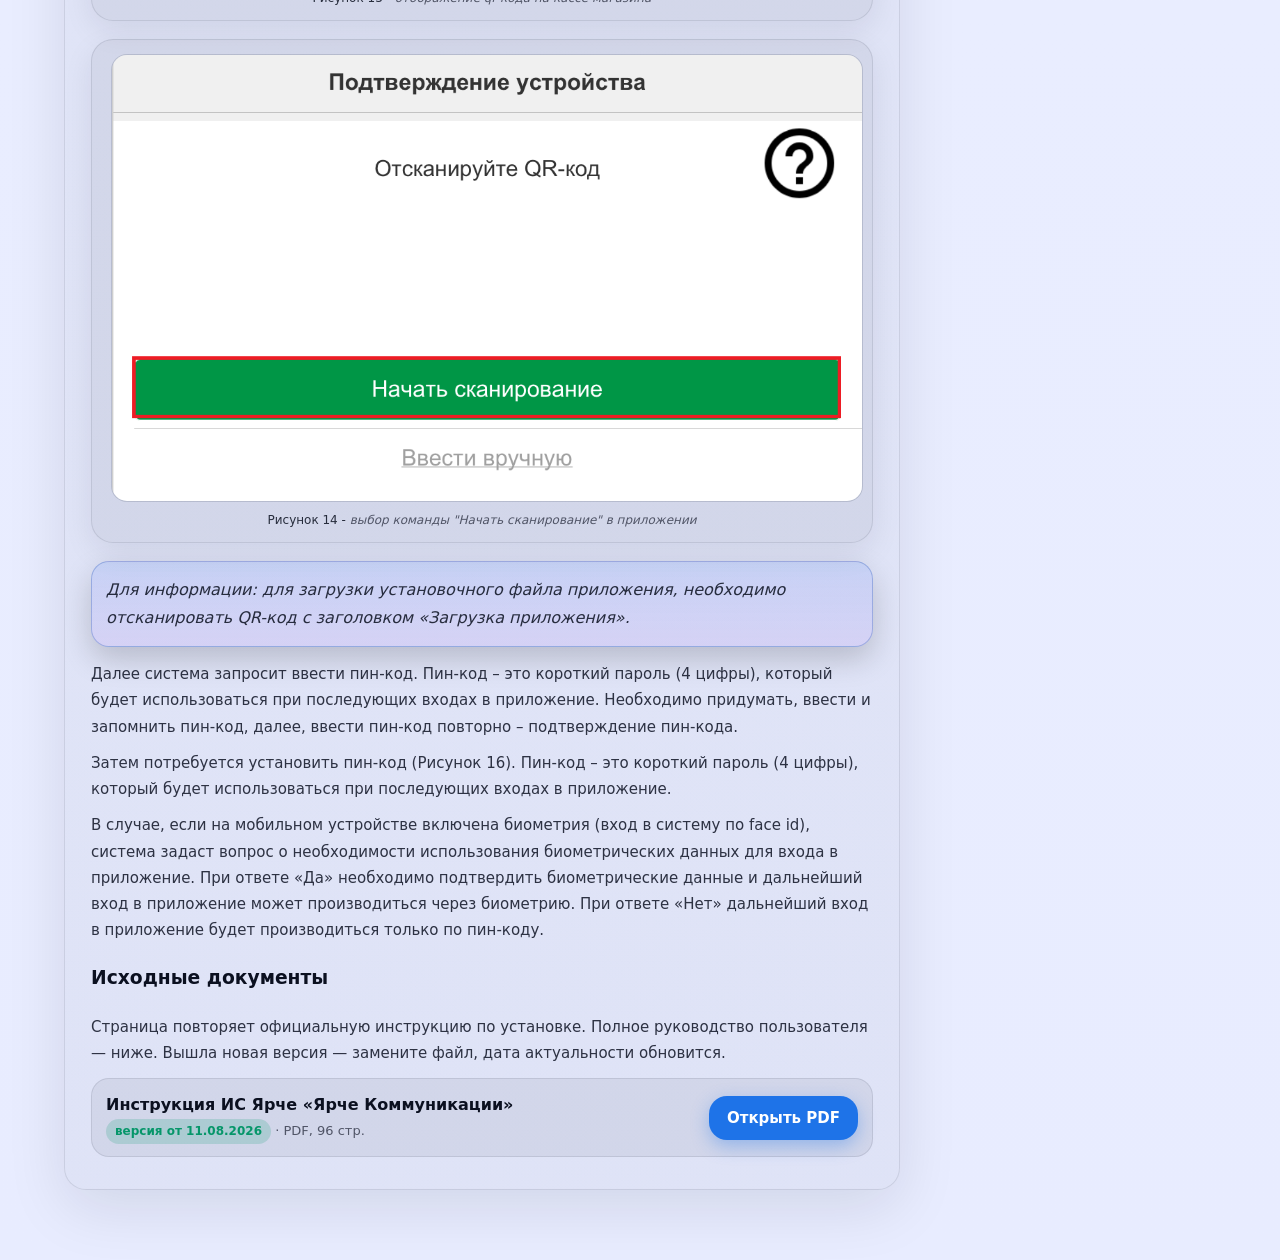
<file: miniapp/memo/pamyatka-otkrytiya/instr/yk/index.html>
<!DOCTYPE html><html lang="ru" data-mode="auto"><head><meta http-equiv="Content-Type" content="text/html; charset=UTF-8">
  
  <meta http-equiv="X-UA-Compatible" content="IE=edge">
  <meta name="viewport" content="width=device-width, initial-scale=1, viewport-fit=cover">
  <title>Ярче Коммуникации — iOS</title>

  <style>
    
    :root{
      /* Color tokens */
      --bg0:#050816;
      --bg1:#070b1f;
      --bg2:#0b1230;

      --card: rgba(255,255,255,.06);
      --card2: rgba(255,255,255,.08);
      --border: rgba(255,255,255,.10);

      --text:#eaf0ff;
      --muted: rgba(234,240,255,.70);

      --accent:#7dd3fc;
      --accent2:#a78bfa;
      --good:#34d399;
      --warn:#fbbf24;
      --bad:#fb7185;

      --shadow: 0 18px 60px rgba(0,0,0,.45);
      --shadow2: 0 10px 30px rgba(0,0,0,.30);

      --r-xl: 22px;
      --r-lg: 18px;
      --r-md: 14px;

      --max: 1180px;
      --content: 860px;
      --sidebar: 300px;

      --font: ui-sans-serif, system-ui, -apple-system, "Segoe UI", Roboto, "Helvetica Neue", Arial, "Noto Sans", "Liberation Sans", sans-serif;
      --mono: ui-monospace, SFMono-Regular, Menlo, Monaco, Consolas, "Liberation Mono", "Courier New", monospace;
    }

    @media (prefers-color-scheme: light){
      :root{
        --bg0:#f5f7ff;
        --bg1:#eef2ff;
        --bg2:#e8ecff;
        --card: rgba(17,24,39,.04);
        --card2: rgba(17,24,39,.06);
        --border: rgba(17,24,39,.10);
        --text:#0b1020;
        --muted: rgba(11,16,32,.65);
        --shadow: 0 18px 60px rgba(11,16,32,.10);
        --shadow2: 0 10px 30px rgba(11,16,32,.08);
        --accent:#2563eb;
        --accent2:#7c3aed;
        --good:#059669;
        --warn:#b45309;
        --bad:#be123c;
      }
    }

    *{ box-sizing:border-box; }
    html{ scroll-behavior:smooth; }
    body{
      margin:0;
      font-family: var(--font);
      color:var(--text);
      background:
        radial-gradient(1200px 800px at 10% 0%, color-mix(in oklab, var(--accent) 20%, transparent), transparent 60%),
        radial-gradient(900px 700px at 90% 10%, color-mix(in oklab, var(--accent2) 18%, transparent), transparent 60%),
        radial-gradient(900px 700px at 50% 110%, color-mix(in oklab, var(--accent) 12%, transparent), transparent 65%),
        linear-gradient(180deg, var(--bg0), var(--bg1) 40%, var(--bg2));
      min-height:100vh;
      line-height:1.75;
      -webkit-font-smoothing: antialiased;
      text-rendering: optimizeLegibility;
    }

    a{ color: color-mix(in oklab, var(--accent) 92%, white); text-decoration:none; }
    a:hover{ text-decoration:underline; }
    a:focus-visible{
      outline:2px solid color-mix(in oklab, var(--accent) 70%, transparent);
      outline-offset:3px;
      border-radius:10px;
    }

    /* Top progress bar */
    .progress{
      position:fixed;
      top:0; left:0;
      width:100%;
      height:4px;
      background: transparent;
      z-index:1000;
    }
    .progress > i{
      display:block;
      height:100%;
      width:0%;
      background: linear-gradient(90deg, var(--accent), var(--accent2));
      box-shadow: 0 0 18px color-mix(in oklab, var(--accent) 40%, transparent);
    }

    /* App shell */
    .shell{
      max-width: var(--max);
      margin: 0 auto;
      padding: 18px 14px 70px;
    }

    /* Glass header */
    .topbar{
      position:sticky;
      top: 10px;
      z-index: 20;
      display:flex;
      gap:12px;
      align-items:center;
      justify-content:space-between;
      padding: 12px 12px;
      border-radius: var(--r-xl);
      border:1px solid var(--border);
      background: linear-gradient(180deg, color-mix(in oklab, var(--card2) 100%, transparent), color-mix(in oklab, var(--card) 100%, transparent));
      backdrop-filter: blur(12px);
      box-shadow: var(--shadow2);
    }
    .brand{
      display:flex;
      gap:10px;
      align-items:center;
      min-width: 0;
    }
    .dot{
      width: 14px; height: 14px;
      border-radius: 999px;
      background: radial-gradient(circle at 30% 30%, var(--accent), var(--accent2));
      box-shadow: 0 0 0 6px color-mix(in oklab, var(--accent) 20%, transparent);
      flex: 0 0 auto;
    }
    .title{
      font-size: 14px;
      color: var(--muted);
      white-space: nowrap;
      overflow:hidden;
      text-overflow: ellipsis;
      letter-spacing: .2px;
    }
    .actions{
      display:flex;
      gap:10px;
      align-items:center;
    }
    .iconbtn{
      width: 42px;
      height: 42px;
      border-radius: 14px;
      border: 1px solid var(--border);
      background: color-mix(in oklab, var(--card2) 100%, transparent);
      color: var(--text);
      cursor: pointer;
      display:grid;
      place-items:center;
      box-shadow: 0 8px 22px rgba(0,0,0,.22);
      transition: transform .15s ease, background .15s ease, border-color .15s ease;
    }
    .iconbtn:hover{ transform: translateY(-1px); background: color-mix(in oklab, var(--card2) 120%, transparent); }
    .iconbtn:active{ transform: translateY(0px); }
    .iconbtn svg{ width: 18px; height:18px; opacity:.92; }

    /* Layout grid */
    .grid{
      display:grid;
      grid-template-columns: 1fr;
      gap: 16px;
      margin-top: 14px;
    }
    @media (min-width: 980px){
      .grid{ grid-template-columns: minmax(0, var(--content)) minmax(0, var(--sidebar)); align-items:start; }
    }

    /* Main card */
    .paper{
      border-radius: var(--r-xl);
      border:1px solid var(--border);
      background: linear-gradient(180deg, color-mix(in oklab, var(--card2) 95%, transparent), color-mix(in oklab, var(--card) 100%, transparent));
      box-shadow: var(--shadow);
      overflow:hidden;
    }
    .paper-inner{
      padding: 20px 16px 10px;
    }
    @media (min-width: 640px){
      .paper-inner{ padding: 28px 26px 14px; }
    }

    /* Headings */
    .Title{
      margin:0 0 10px;
      font-size: clamp(20px, 2.2vw, 28px);
      line-height:1.15;
      letter-spacing:.2px;
      font-weight: 820;
    }

    h4{
      margin: 20px 0 10px;
      font-size: 15px;
      font-weight: 820;
      color: color-mix(in oklab, var(--text) 92%, transparent);
      scroll-margin-top: 90px;
    }

    /* Existing text classes */
    .Content, .Content2{
      margin: 10px 0;
      font-size: 15px;
      color: color-mix(in oklab, var(--text) 92%, transparent);
    }
    .Content2{ color: color-mix(in oklab, var(--text) 84%, transparent); text-indent: 0; }
    .Content ul{
      margin: 10px 0 0;
      padding-left: 20px;
    }
    .Content li{ margin: 6px 0; }

    /* "ForInformation" as info callout */
    .ForInformation{
      margin: 14px 0;
      padding: 14px 14px;
      border-radius: var(--r-lg);
      border: 1px solid color-mix(in oklab, var(--accent) 22%, var(--border));
      background: linear-gradient(180deg,
        color-mix(in oklab, var(--accent) 14%, transparent),
        color-mix(in oklab, var(--accent2) 10%, transparent));
      color: color-mix(in oklab, var(--text) 86%, transparent);
      box-shadow: 0 12px 30px rgba(0,0,0,.18);
      font-style: italic;
    }

    /* Automatic warning callout: any .Content containing strong "Внимание!" */
    .Content:has(strong){
      /* keep normal unless the first strong is "Внимание!" */
    }
    .Content:has(strong:first-child){
      padding: 14px 14px;
      border-radius: var(--r-lg);
      border: 1px solid color-mix(in oklab, var(--bad) 26%, var(--border));
      border-left: 5px solid color-mix(in oklab, var(--bad) 55%, transparent);
      background: linear-gradient(180deg,
        color-mix(in oklab, var(--bad) 12%, transparent),
        color-mix(in oklab, var(--bad) 7%, transparent));
      box-shadow: 0 12px 30px rgba(0,0,0,.18);
    }
    .Content:has(strong:first-child) strong:first-child{
      color: color-mix(in oklab, var(--bad) 82%, white);
    }

    /* Figures */
    .article{ counter-reset: fig; }
    figure.figure{
      counter-increment: fig;
      margin: 14px 0 18px;
      padding: 14px;
      border-radius: var(--r-xl);
      border: 1px solid var(--border);
      background: color-mix(in oklab, var(--card2) 100%, transparent);
      box-shadow: var(--shadow2);
    }
    figure.figure img{
      width: 100%;
      height:auto;
      display:block;
      border-radius: 16px;
      border: 1px solid color-mix(in oklab, var(--border) 100%, transparent);
      background: color-mix(in oklab, var(--card) 100%, transparent);
      cursor: zoom-in;
    }
    figure.figure figcaption{
      margin-top: 10px;
      font-size: 12px;
      line-height:1.35;
      color: var(--muted);
      font-style: italic;
      text-align:center;
    }
    figure.figure figcaption::before{
      content: "Рисунок " counter(fig) " - ";
      color: color-mix(in oklab, var(--text) 86%, transparent);
      font-style: normal;
    }

    /* Figure2 style for multiple images in one figure */
    figure.figure2{
      counter-increment: fig;
      margin: 14px 0 18px;
      padding: 14px;
      border-radius: var(--r-xl);
      border: 1px solid var(--border);
      background: color-mix(in oklab, var(--card2) 100%, transparent);
      box-shadow: var(--shadow2);
      display: flex;
      flex-wrap: wrap;
      justify-content: center;
      gap: 10px;
    }
    figure.figure2 img{
      max-width: 100%;
      height: auto;
      display: inline-block;
      border-radius: 16px;
      border: 1px solid color-mix(in oklab, var(--border) 100%, transparent);
      background: color-mix(in oklab, var(--card) 100%, transparent);
      cursor: zoom-in;
    }
    figure.figure2 figcaption{
      width: 100%;
      margin-top: 10px;
      font-size: 12px;
      line-height:1.35;
      color: var(--muted);
      font-style: italic;
      text-align:center;
    }
    figure.figure2 figcaption::before{
      content: "Рисунок " counter(fig) " - ";
      color: color-mix(in oklab, var(--text) 86%, transparent);
      font-style: normal;
    }

    /* Sidebar TOC */
    .side{
      position: relative;
    }
    .panel{
      border-radius: var(--r-xl);
      border: 1px solid var(--border);
      background: color-mix(in oklab, var(--card2) 100%, transparent);
      box-shadow: var(--shadow2);
      overflow:hidden;
    }
    .panel .head{
      padding: 14px 14px 12px;
      border-bottom: 1px solid var(--border);
      display:flex;
      gap:10px;
      align-items:center;
      justify-content:space-between;
    }
    .panel .head .h{
      font-size: 13px;
      letter-spacing: .25px;
      color: var(--muted);
      font-weight: 750;
    }
    .panel .body{
      padding: 10px 10px 12px;
      max-height: calc(100vh - 160px);
      overflow:auto;
      scrollbar-width: thin;
      scrollbar-color: color-mix(in oklab, var(--accent) 45%, transparent) transparent;
    }
    .panel .body::-webkit-scrollbar{ width: 10px; }
    .panel .body::-webkit-scrollbar-thumb{
      background: color-mix(in oklab, var(--accent) 30%, transparent);
      border-radius: 999px;
      border: 3px solid transparent;
      background-clip: content-box;
    }

    .toclist{ list-style:none; margin:0; padding:0; }
    .toclist a{
      display:block;
      padding: 9px 10px;
      border-radius: 12px;
      color: color-mix(in oklab, var(--text) 86%, transparent);
      border: 1px solid transparent;
      text-decoration:none;
      transition: background .15s ease, border-color .15s ease, transform .15s ease;
    }
    .toclist a:hover{
      background: color-mix(in oklab, var(--card2) 110%, transparent);
      border-color: color-mix(in oklab, var(--border) 120%, transparent);
      transform: translateY(-1px);
    }
    .toclist a[data-level="4"]{
      padding-left: 22px;
      color: color-mix(in oklab, var(--text) 72%, transparent);
      font-size: 13px;
    }
    .toclist a.is-active{
      background: linear-gradient(180deg,
        color-mix(in oklab, var(--accent) 18%, transparent),
        color-mix(in oklab, var(--accent2) 12%, transparent));
      border-color: color-mix(in oklab, var(--accent) 22%, var(--border));
      color: var(--text);
    }

    /* Mobile TOC (accordion) */
    .mobiletoc{
      display:block;
      margin-top: 14px;
    }
    @media (min-width: 980px){
      .mobiletoc{ display:none; }
    }
    .mobiletoc details{
      border-radius: var(--r-xl);
      border: 1px solid var(--border);
      background: color-mix(in oklab, var(--card2) 100%, transparent);
      box-shadow: var(--shadow2);
      overflow:hidden;
    }
    .mobiletoc summary{
      list-style:none;
      cursor:pointer;
      padding: 14px 14px;
      color: var(--muted);
      font-weight: 750;
      display:flex;
      align-items:center;
      justify-content:space-between;
    }
    .mobiletoc summary::-webkit-details-marker{ display:none; }
    .mobiletoc summary .chev{ opacity:.8; transition: transform .15s ease; }
    .mobiletoc details[open] summary .chev{ transform: rotate(180deg); }
    .mobiletoc .body{ padding: 8px 10px 12px; }

    /* Hide old TOC block from the original HTML */
    nav.toc-old{ display:none !important; }

    /* Floating "to top" */
    .totop{
      position: fixed;
      right: 14px;
      bottom: 80px;
      z-index: 30;
      width: 44px;
      height: 44px;
      border-radius: 16px;
      border: 1px solid var(--border);
      background: color-mix(in oklab, var(--card2) 100%, transparent);
      box-shadow: var(--shadow2);
      display:grid;
      place-items:center;
      cursor:pointer;
      opacity: 0;
      transform: translateY(10px);
      transition: opacity .18s ease, transform .18s ease;
    }
    .totop.show{
      opacity: 1;
      transform: translateY(0);
    }
    .totop svg{ width: 18px; height: 18px; opacity:.92; }

    /* Lightbox */
    .lb{
      position:fixed;
      inset:0;
      background: rgba(0,0,0,.72);
      display:none;
      place-items:center;
      padding: 18px;
      z-index: 2000;
    }
    .lb.show{ display:grid; }
    .lb .wrap{
      max-width: min(1100px, 96vw);
      max-height: 90vh;
      display:grid;
      gap: 10px;
      align-items:center;
      justify-items:center;
    }
    .lb img{
      max-width: 100%;
      max-height: 84vh;
      border-radius: 18px;
      border: 1px solid rgba(255,255,255,.18);
      box-shadow: 0 30px 80px rgba(0,0,0,.55);
      background: rgba(255,255,255,.03);
      cursor: zoom-out;
    }
    .lb .cap{
      color: rgba(255,255,255,.78);
      font-size: 12px;
      text-align:center;
    }

    /* Reduce motion */
    @media (prefers-reduced-motion: reduce){
      html{ scroll-behavior:auto; }
      .iconbtn, .toclist a, .totop, .mobiletoc summary .chev { transition:none !important; }
    }
    .download-btn{
      display:block;
      width:fit-content;
      margin:0px auto 20px;
      background:#1e73e8;
      color:#fff !important;
      padding:14px 36px;
      border-radius:18px;
      font-size:18px;
      font-weight:600;
      text-decoration:none !important;
      box-shadow:0 6px 18px rgba(30,115,232,.35);
      transition:transform .15s ease, box-shadow .15s ease;
      text-align:center;
    }

    .download-btn:hover{
      transform:translateY(-2px);
      box-shadow:0 10px 22px rgba(30,115,232,.45);
    }

    @media (max-width: 979px){
      /* скрываем нижнее (sidebar) оглавление, оставляем верхнее mobiletoc */
      .side{ display:none; }
    }
    .srcdocs{display:grid;gap:10px;margin:12px 0 18px}
    .srcdoc{display:flex;flex-wrap:wrap;align-items:center;justify-content:space-between;gap:10px;padding:12px 14px;border-radius:var(--r-lg);border:1px solid var(--border);background:color-mix(in oklab,var(--card2) 100%,transparent)}
    .srcdoc .nm{font-weight:700;min-width:0}
    .srcdoc .meta{font-size:13px;color:var(--muted)}
    .srcdoc .ver{display:inline-block;font-size:12px;font-weight:800;padding:2px 9px;border-radius:999px;background:color-mix(in oklab,var(--good) 18%,transparent);color:var(--good)}
    .srcdoc a.download-btn{margin:0;font-size:15px;padding:9px 18px}
    @media print{.srcblock{display:none!important}}
    .switch{display:flex;justify-content:center;margin:0 0 6px}.switch a{font-size:14px;padding:8px 14px;border-radius:999px;border:1px solid var(--border);background:var(--card2)}
  </style>
<style id="mode-overrides"></style></head>

<body>
  <div class="progress" aria-hidden="true"><i id="progressbar" style="width: 81.12%;"></i></div>

  <div class="shell article" id="top">
    <div class="topbar">
      <div class="brand">
        <div class="dot" aria-hidden="true"></div>
        <div class="title">Ярче Коммуникации· iOS</div>
      </div>
      <div class="actions">
        <button class="iconbtn" type="button" id="toggleTheme" aria-label="Переключить тему">
          <!-- sun/moon -->
          <svg viewBox="0 0 24 24" fill="none" aria-hidden="true">
            <path d="M12 18a6 6 0 1 0 0-12 6 6 0 0 0 0 12Z" stroke="currentColor" stroke-width="2"></path>
            <path d="M12 2v2M12 20v2M4 12H2M22 12h-2M5 5l1.5 1.5M17.5 17.5 19 19M19 5l-1.5 1.5M5 19l1.5-1.5" stroke="currentColor" stroke-width="2" stroke-linecap="round"></path>
          </svg>
        </button>
        <a class="iconbtn" href="yk-ustanovka-iphone.pdf" target="_blank" aria-label="Скачать PDF" title="Скачать PDF" style="color:inherit;text-decoration:none"><svg viewBox="0 0 24 24" fill="none" aria-hidden="true"><path d="M12 4v11" stroke="currentColor" stroke-width="2" stroke-linecap="round"></path><path d="M7 10l5 5 5-5" stroke="currentColor" stroke-width="2" stroke-linecap="round" stroke-linejoin="round"></path><path d="M5 19h14" stroke="currentColor" stroke-width="2" stroke-linecap="round"></path></svg></a>
        <button class="iconbtn" type="button" id="copyLink" aria-label="Поделиться страницей">
          <!-- link -->
          <svg viewBox="0 0 24 24" fill="none" aria-hidden="true">
            <path d="M10 13a5 5 0 0 1 0-7l1-1a5 5 0 0 1 7 7l-1 1" stroke="currentColor" stroke-width="2" stroke-linecap="round"></path>
            <path d="M14 11a5 5 0 0 1 0 7l-1 1a5 5 0 0 1-7-7l1-1" stroke="currentColor" stroke-width="2" stroke-linecap="round"></path>
          </svg>
        </button>
      </div>
    </div>

    <!-- Mobile TOC -->
    <div class="mobiletoc" id="mobileToc"><details><summary><span>Оглавление</span><span class="chev" aria-hidden="true">
        <svg viewBox="0 0 24 24" width="18" height="18" fill="none"><path d="M6 9l6 6 6-6" stroke="currentColor" stroke-width="2" stroke-linecap="round" stroke-linejoin="round"></path></svg>
      </span></summary><div class="body"><ul class="toclist"><li><a href="#t1" data-level="3">Первичная установка мобильного приложения</a></li><li><a href="#t2" data-level="3">Вход в приложение</a></li><li><a href="#t3" data-level="4">Авторизация в приложении из письма</a></li><li><a href="#t4" data-level="4" class="">Авторизация в приложении на кассе</a></li></ul></div></details></div>

    <div class="grid">
      <main class="paper">
        <div class="paper-inner">
          <div class="switch"><a href="yk-android.html">У меня Android →</a></div>
          <!-- Old TOC (hidden by CSS). Kept for compatibility but replaced with auto-TOC. -->
          <nav class="toc-old">
            <p class="Title">Оглавление</p>
            <ul>
              <li><a href="#t1"></a></li>
              <li><a href="#t2"></a></li>
              <li><a href="#t3"></a></li>
              <li><a href="#t4" class=""></a></li>
            </ul>
          </nav>
        
          <h3 id="t1">Первичная установка мобильного приложения</h3>
          <ul>
            <li><div class="Content">1. Открыть страницу <a target="_blank" href="https://apps.apple.com/ru/app/яком/id6741578266">«Ярче Коммуникации»</a> в AppStore и нажать на кнопку «Загрузить»</div></li>
          </ul>
          
          <figure class="figure">
            <img src="images/ios/1.jpg" width="50%" hspace="5" class="frame" alt="">
            <figcaption>Страница приложения в AppStore</figcaption>
          </figure>
          
          <div class="Content">2. На запрос системы, нажмите дважды на кнопку блокировки с правой стороны телефона.</div>
          
          <figure class="figure">
            <img src="images/ios/2.jpg" width="50%" hspace="5" class="frame" alt="">
            <figcaption>Запрос системы</figcaption>
          </figure>
          
          <div class="Content">3. Дождитесь установки приложения и нажмите «Открыть». Теперь приложение «ЯКом» есть у вас на рабочем столе <img src="images/ios/8.png" width="35" height="35" alt=""></div>
          
          <figure class="figure">
            <img src="images/ios/3.jpg" width="50%" hspace="5" class="frame" alt="">
            <figcaption>Открыть приложение</figcaption>
          </figure>
        
          <h3 id="t2">Вход в приложение</h3>
          <div class="Content2">При первом входе в приложение система предложит подтвердить полномочия на работу с приложением. Необходимо ознакомиться с политикой конфиденциальности и пользовательским соглашением, перейдя по соответствующим ссылкам. Для подтверждения полномочий необходимо ответить «Подтверждаю».</div> 
          
          <figure class="figure">
            <img src="images/ios/7.jpg" width="40%" hspace="5" class="frame" alt="">
            <figcaption>подтверждение полномочий на работу с приложением</figcaption>
          </figure>    
          
          <div class="Content2">При первом входе в приложение, на устройстве необходимо ввести номер мобильного телефона и нажать «Далее».</div> 
		  <div class="Content2">Система направит смс-сообщение с кодом, который нужно ввести в поле для него и нажать «Далее».</div>
        
          <figure class="figure2">
            <img src="images/ios/9.jpg" width="30%" hspace="5" class="frame" alt="">
            <figcaption>вход в приложение и подтверждение полномочий на работу с приложением</figcaption>
          </figure>   
          <div class="Content2">Далее для авторизации в приложении, необходимо воспользоваться <strong>одним</strong> из доступных способов: авторизация в приложении из письма, либо авторизация в приложении на кассе.</div>
        
          <h4 id="t3">Авторизация в приложении из письма</h4>
          <div class="Content2">Для авторизации в приложении из письма, необходимо отсканировать QR-код из электронного письма, которое было отправлено на вашу рабочую почту, для этого:</div>
          <div class="Content">1. Открыть электронное письмо с темой «Предоставление доступа в систему «Ярче-коммуникации»;</div>
          <div class="Content">2. В письме найти QR-код с заголовком «Первый запуск» (самый нижний QR-код в письме);</div>
        
          <figure class="figure">
            <img src="images/ios/12.png" width="40%" hspace="5" class="frame" alt="">
            <figcaption>qr-код для авторизации в приложении в электронном письме</figcaption>
          </figure>        
        
          <div class="Content">3. Если вы открыли электронную почту с мобильного устройства, где установлено приложение «Ярче коммуникации», тогда необходимо скопировать QR-код, представленный строкой, из электронного письма (Рисунок 8). Далее в мобильном приложении нажать кнопку «Ввести вручную» (Рисунок 9), вставить скопированный код в поле ввода и нажать ОК (Рисунок 10).</div>
        
          <figure class="figure">
            <img src="images/ios/13.png" width="40%" hspace="5" class="frame" alt="">
            <figcaption>выбор qr-кода строкой для копирования</figcaption>
          </figure>        
        
          <figure class="figure">
            <img src="images/ios/14.png" width="40%" hspace="5" class="frame" alt="">
            <figcaption>выбор команды "Ввести QR-код вручную"</figcaption>
          </figure>         
        
          <figure class="figure">
            <img src="images/ios/15.png" width="40%" hspace="5" class="frame" alt="">
            <figcaption>ввод скопированного qr-кода в приложение</figcaption>
          </figure>  

          <div class="Content2">Если вы открыли электронную почту с другого устройства, тогда в мобильном приложении необходимо нажать кнопку «Начать сканирование» (Рисунок 12). Навести камеру мобильного устройства на QR-код, отображенный в электронном письме (Рисунок 11).</div>
        
          <figure class="figure">
            <img src="images/ios/17.png" width="40%" hspace="5" class="frame" alt="">
            <figcaption>выбор команды "Начать сканирование" в приложении</figcaption>
          </figure> 
    
          <figure class="figure">
            <img src="images/ios/16.png" width="40%" hspace="5" class="frame" alt="">
            <figcaption>сканирование qr-кода из электронного письма</figcaption>
          </figure> 
        
          <h4 id="t4">Авторизация в приложении на кассе</h4>
          <div class="Content2">Для авторизации в приложении на кассе магазина, необходимо отсканировать QR-код на кассе магазина, для этого необходимо:</div> 
          <div class="Content">1. Авторизоваться под своим пользователем на кассе магазина (с помощью личной магнитной карты);</div>
          <div class="Content">2. В главном меню выбрать пункт «Активировать мобильное устройство»;</div>
        
          <figure class="figure">
            <img src="images/ios/18.png" width="40%" hspace="5" class="frame" alt="">
            <figcaption>выбор пункта «Активизировать мобильное устройство»</figcaption>
          </figure>        
        
          <div class="Content">3. На экране появится QR-код для сканирования (Рисунок 14); в мобильном приложении нажать кнопку «Начать сканирование» (Рисунок 15). Навести камеру мобильного устройства на QR-код, отображенный на кассе магазина.</div>

          <figure class="figure">
            <img src="images/ios/25.jpg" width="40%" hspace="5" class="frame" alt="">
            <figcaption>отображение qr-кода на кассе магазина</figcaption>
          </figure>   
        
          <figure class="figure">
            <img src="images/ios/17.png" width="40%" hspace="5" class="frame" alt="">
            <figcaption>выбор команды "Начать сканирование" в приложении</figcaption>
          </figure>
        
          <div class="ForInformation">Для информации: для загрузки установочного файла приложения, необходимо отсканировать QR-код с заголовком «Загрузка приложения».</div>
        
          <div class="Content2">Далее система запросит ввести пин-код. Пин-код – это короткий пароль (4 цифры), который будет использоваться при последующих входах в приложение. Необходимо придумать, ввести и запомнить пин-код, далее, ввести пин-код повторно – подтверждение пин-кода.</div>

          <div class="Content2">Затем потребуется установить пин-код (Рисунок 16). Пин-код – это короткий пароль (4 цифры), который будет использоваться при последующих входах в приложение.</div>
        
          <div class="Content2">В случае, если на мобильном устройстве включена биометрия (вход в систему по face id), система задаст вопрос о необходимости использования биометрических данных для входа в приложение. При ответе «Да» необходимо подтвердить биометрические данные и дальнейший вход в приложение может производиться через биометрию. При ответе «Нет» дальнейший вход в приложение будет производиться только по пин-коду.</div>
        
          

          <div class="srcblock">
          <h3 id="src">Исходные документы</h3>
          <div class="Content2">Страница повторяет официальную инструкцию по установке. Полное руководство пользователя — ниже. Вышла новая версия — замените файл, дата актуальности обновится.</div>
          <div class="srcdocs">
            <div class="srcdoc"><div><div class="nm">Инструкция ИС Ярче «Ярче Коммуникации»</div><div class="meta"><span class="ver">версия от 11.08.2026</span> · PDF, 96 стр.</div></div><a class="download-btn" target="_blank" href="../../../pamyatka-originaly-1/yarche-kommunikacii-instrukciya-11.08.2026.pdf">Открыть PDF</a></div>
          </div>
          </div>
        </div>
      </main>

      <!-- Desktop sidebar -->
      <aside class="side" aria-label="Навигация">
        <div class="panel" id="desktopToc">
          <div class="head">
            <div class="h">Оглавление</div>
            <button class="iconbtn" type="button" id="collapseToc" aria-label="Свернуть/развернуть оглавление" style="width:40px;height:40px;border-radius:14px;">
              <svg viewBox="0 0 24 24" fill="none" aria-hidden="true">
                <path d="M6 9l6 6 6-6" stroke="currentColor" stroke-width="2" stroke-linecap="round" stroke-linejoin="round"></path>
              </svg>
            </button>
          </div>
          <div class="body" id="tocBody">
            <ul class="toclist" id="tocList"><li><a href="#t1" data-level="3">Первичная установка мобильного приложения</a></li><li><a href="#t2" data-level="3">Вход в приложение</a></li><li><a href="#t3" data-level="4">Авторизация в приложении из письма</a></li><li><a href="#t4" data-level="4" class="">Авторизация в приложении на кассе</a></li></ul>
          </div>
        </div>
      </aside>
    </div>
  </div>

  <button class="totop show" id="toTop" type="button" aria-label="Наверх">
    <svg viewBox="0 0 24 24" fill="none" aria-hidden="true">
      <path d="M12 19V5" stroke="currentColor" stroke-width="2" stroke-linecap="round"></path>
      <path d="M6 11l6-6 6 6" stroke="currentColor" stroke-width="2" stroke-linecap="round" stroke-linejoin="round"></path>
    </svg>
  </button>

  <div class="lb" id="lightbox" aria-hidden="true">
    <div class="wrap">
      <img id="lbImg" alt="">
      <div class="cap" id="lbCap"></div>
    </div>
  </div>

  <script>
    (function(){
      const root = document.documentElement;
      const storageKey = "ya_comm_theme";
      const btnTheme = document.getElementById("toggleTheme");
      const btnCopy = document.getElementById("copyLink");
      const progress = document.getElementById("progressbar");
      const toTop = document.getElementById("toTop");
      const tocList = document.getElementById("tocList");
      const tocBody = document.getElementById("tocBody");
      const collapseBtn = document.getElementById("collapseToc");
      const mobileTocHost = document.getElementById("mobileToc");

      // Optional theme override using simple invert of prefers. We'll simulate by toggling a class and adjusting tokens.
      const setMode = (mode) => {
        // mode: "light" | "dark" | "auto"
        root.setAttribute("data-mode", mode);
        localStorage.setItem(storageKey, mode);
        // Apply token overrides:
        const styleId = "mode-overrides";
        let st = document.getElementById(styleId);
        if(!st){ st = document.createElement("style"); st.id = styleId; document.head.appendChild(st); }
        if(mode === "auto"){ st.textContent = ""; return; }
        if(mode === "dark"){
          st.textContent = `
            :root{
              --bg0:#050816; --bg1:#070b1f; --bg2:#0b1230;
              --card: rgba(255,255,255,.06);
              --card2: rgba(255,255,255,.08);
              --border: rgba(255,255,255,.10);
              --text:#eaf0ff;
              --muted: rgba(234,240,255,.70);
              --shadow: 0 18px 60px rgba(0,0,0,.45);
              --shadow2: 0 10px 30px rgba(0,0,0,.30);
              --accent:#7dd3fc; --accent2:#a78bfa;
              --good:#34d399; --warn:#fbbf24; --bad:#fb7185;
            }`;
        }else{
          st.textContent = `
            :root{
              --bg0:#f5f7ff; --bg1:#eef2ff; --bg2:#e8ecff;
              --card: rgba(17,24,39,.04);
              --card2: rgba(17,24,39,.06);
              --border: rgba(17,24,39,.10);
              --text:#0b1020;
              --muted: rgba(11,16,32,.65);
              --shadow: 0 18px 60px rgba(11,16,32,.10);
              --shadow2: 0 10px 30px rgba(11,16,32,.08);
              --accent:#2563eb; --accent2:#7c3aed;
              --good:#059669; --warn:#b45309; --bad:#be123c;
            }`;
        }
      };

      // Load saved mode
      const saved = localStorage.getItem(storageKey) || "auto";
      setMode(saved);

      btnTheme.addEventListener("click", () => {
        const cur = localStorage.getItem(storageKey) || "auto";
        const next = cur === "auto" ? "dark" : (cur === "dark" ? "light" : "auto");
        setMode(next);
      });

      btnCopy.addEventListener("click", async () => {
        // «Поделиться»: в приложении Telegram — окно «Переслать» Telegram; в браузере — системное меню; иначе — копия ссылки
        const url = location.href.split("#")[0], title = document.title;
        const flash = (t) => { let el = document.getElementById("shareToast"); if (!el) { el = document.createElement("div"); el.id = "shareToast";
          el.style.cssText = "position:fixed;left:50%;bottom:24px;transform:translateX(-50%);background:#16181d;color:#fff;padding:10px 16px;border-radius:12px;font:600 14px system-ui;z-index:99"; document.body.appendChild(el); }
          el.textContent = t; el.hidden = false; clearTimeout(el.t); el.t = setTimeout(() => (el.hidden = true), 2200); };
        let tg = null; try { tg = (window.parent && window.parent.Telegram && window.parent.Telegram.WebApp) || (window.Telegram && window.Telegram.WebApp); } catch (e) {}
        if (tg && tg.initData) { tg.openTelegramLink("https://t.me/share/url?url=" + encodeURIComponent(url) + "&text=" + encodeURIComponent(title)); return; }
        if (navigator.share) { try { await navigator.share({ title, url }); return; } catch (e) { if (e && e.name === "AbortError") return; } }
        try { await navigator.clipboard.writeText(url); flash("Ссылка скопирована"); } catch (e) { flash(url); }
      });

      // Build TOC from headings (h3/h4) – no new visible text beyond "Оглавление"
      const headings = [...document.querySelectorAll("main.paper h3[id], main.paper h4[id]")];
      const makeLink = (h) => {
        const a = document.createElement("a");
        a.href = "#" + h.id;
        a.textContent = h.textContent.trim();
        a.dataset.level = h.tagName === "H4" ? "4" : "3";
        return a;
      };

      const ul = tocList;
      headings.forEach(h => {
        const li = document.createElement("li");
        li.appendChild(makeLink(h));
        ul.appendChild(li);
      });

      // Mobile TOC
      const details = document.createElement("details");
      const summary = document.createElement("summary");
      summary.innerHTML = `<span>Оглавление</span><span class="chev" aria-hidden="true">
        <svg viewBox="0 0 24 24" width="18" height="18" fill="none"><path d="M6 9l6 6 6-6" stroke="currentColor" stroke-width="2" stroke-linecap="round" stroke-linejoin="round"/></svg>
      </span>`;
      const body = document.createElement("div");
      body.className = "body";
      const ul2 = document.createElement("ul");
      ul2.className = "toclist";
      headings.forEach(h => {
        const li = document.createElement("li");
        const a = makeLink(h);
        a.dataset.level = h.tagName === "H4" ? "4" : "3";
        li.appendChild(a);
        ul2.appendChild(li);
      });
      body.appendChild(ul2);
      details.appendChild(summary);
      details.appendChild(body);
      mobileTocHost.innerHTML = '';
      mobileTocHost.appendChild(details);

      // Active heading highlighting
      const observer = new IntersectionObserver((entries)=>{
        entries.forEach(e=>{
          const id = e.target.id;
          // For mobile: multiple links with same href; highlight all
          document.querySelectorAll(`a[href="#${CSS.escape(id)}"]`).forEach(a => {
            if(e.isIntersecting) a.classList.add("is-active");
            else a.classList.remove("is-active");
          });
        });
      }, { rootMargin: "-40% 0px -55% 0px", threshold: 0.01 });

      headings.forEach(h => observer.observe(h));

      // Collapse TOC body
      let collapsed = false;
      collapseBtn.addEventListener("click", ()=>{
        collapsed = !collapsed;
        tocBody.style.display = collapsed ? "none" : "block";
      });

      // Reading progress + toTop
      const onScroll = ()=>{
        const doc = document.documentElement;
        const max = doc.scrollHeight - doc.clientHeight;
        const p = max > 0 ? (doc.scrollTop / max) * 100 : 0;
        progress.style.width = p.toFixed(2) + "%";
        if(doc.scrollTop > 600) toTop.classList.add("show");
        else toTop.classList.remove("show");
      };
      window.addEventListener("scroll", onScroll, {passive:true});
      onScroll();

      toTop.addEventListener("click", ()=> window.scrollTo({top:0, behavior:"smooth"}));

      // Image lightbox (no text changes)
      const lb = document.getElementById("lightbox");
      const lbImg = document.getElementById("lbImg");
      const lbCap = document.getElementById("lbCap");
      document.querySelectorAll("figure.figure img, figure.figure2 img").forEach(img=>{
        img.addEventListener("click", ()=>{
          lbImg.src = img.currentSrc || img.src;
          const cap = img.closest("figure")?.querySelector("figcaption")?.textContent?.trim() || "";
          lbCap.textContent = cap;
          lb.classList.add("show");
          lb.setAttribute("aria-hidden", "false");
        });
      });
      const closeLb = ()=>{
        lb.classList.remove("show");
        lb.setAttribute("aria-hidden", "true");
        lbImg.removeAttribute("src");
      };
      lb.addEventListener("click", closeLb);
      window.addEventListener("keydown", (e)=>{ if(e.key==="Escape") closeLb(); });
    })();
  </script>

</body></html>
</file>
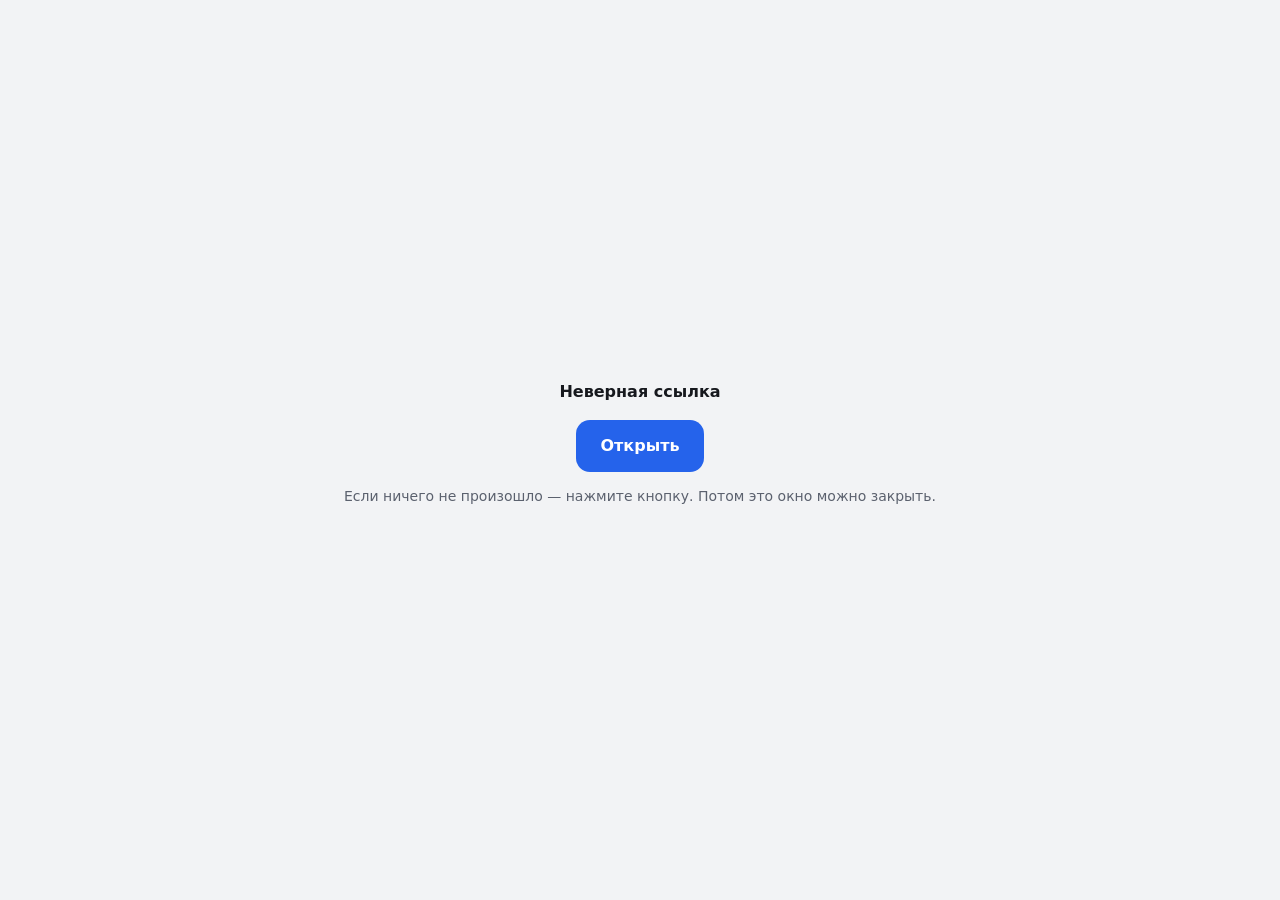
<file: miniapp/go.html>
<!doctype html>
<html lang="ru">
<head>
<meta charset="utf-8">
<meta name="viewport" content="width=device-width, initial-scale=1">
<title>Открываю…</title>
<style>
body{margin:0;font:16px/1.5 system-ui,-apple-system,sans-serif;background:#f2f3f5;color:#16181d;display:grid;place-items:center;min-height:100vh;padding:24px;box-sizing:border-box;text-align:center}
a{display:inline-flex;min-height:52px;align-items:center;justify-content:center;padding:0 24px;border-radius:14px;background:#2563eb;color:#fff;font-weight:600;text-decoration:none;margin-top:16px}
p{color:#5b616e;font-size:14px}
</style>
</head>
<body>
<div>
  <b id="t">Открываю почту…</b>
  <div><a id="go" href="#">Открыть</a></div>
  <p id="hint">Если ничего не произошло — нажмите кнопку. Потом это окно можно закрыть.</p>
</div>
<script>
// Переходник для Telegram: из Mini App ссылки mailto:/tel: открываются через браузер.
(function () {
  var u = decodeURIComponent(location.hash.slice(1));
  if (!/^(mailto|tel):/i.test(u)) { document.getElementById("t").textContent = "Неверная ссылка"; return; }
  if (/^tel:/i.test(u)) document.getElementById("t").textContent = "Звоню…";
  else if (!/[?&]body=/i.test(u)) document.getElementById("hint").textContent = "Письмо уже скопировано: в теле письма нажмите и удерживайте → «Вставить». Потом это окно можно закрыть.";
  document.getElementById("go").href = u;
  location.href = u;
})();
</script>
</body>
</html>
</file>
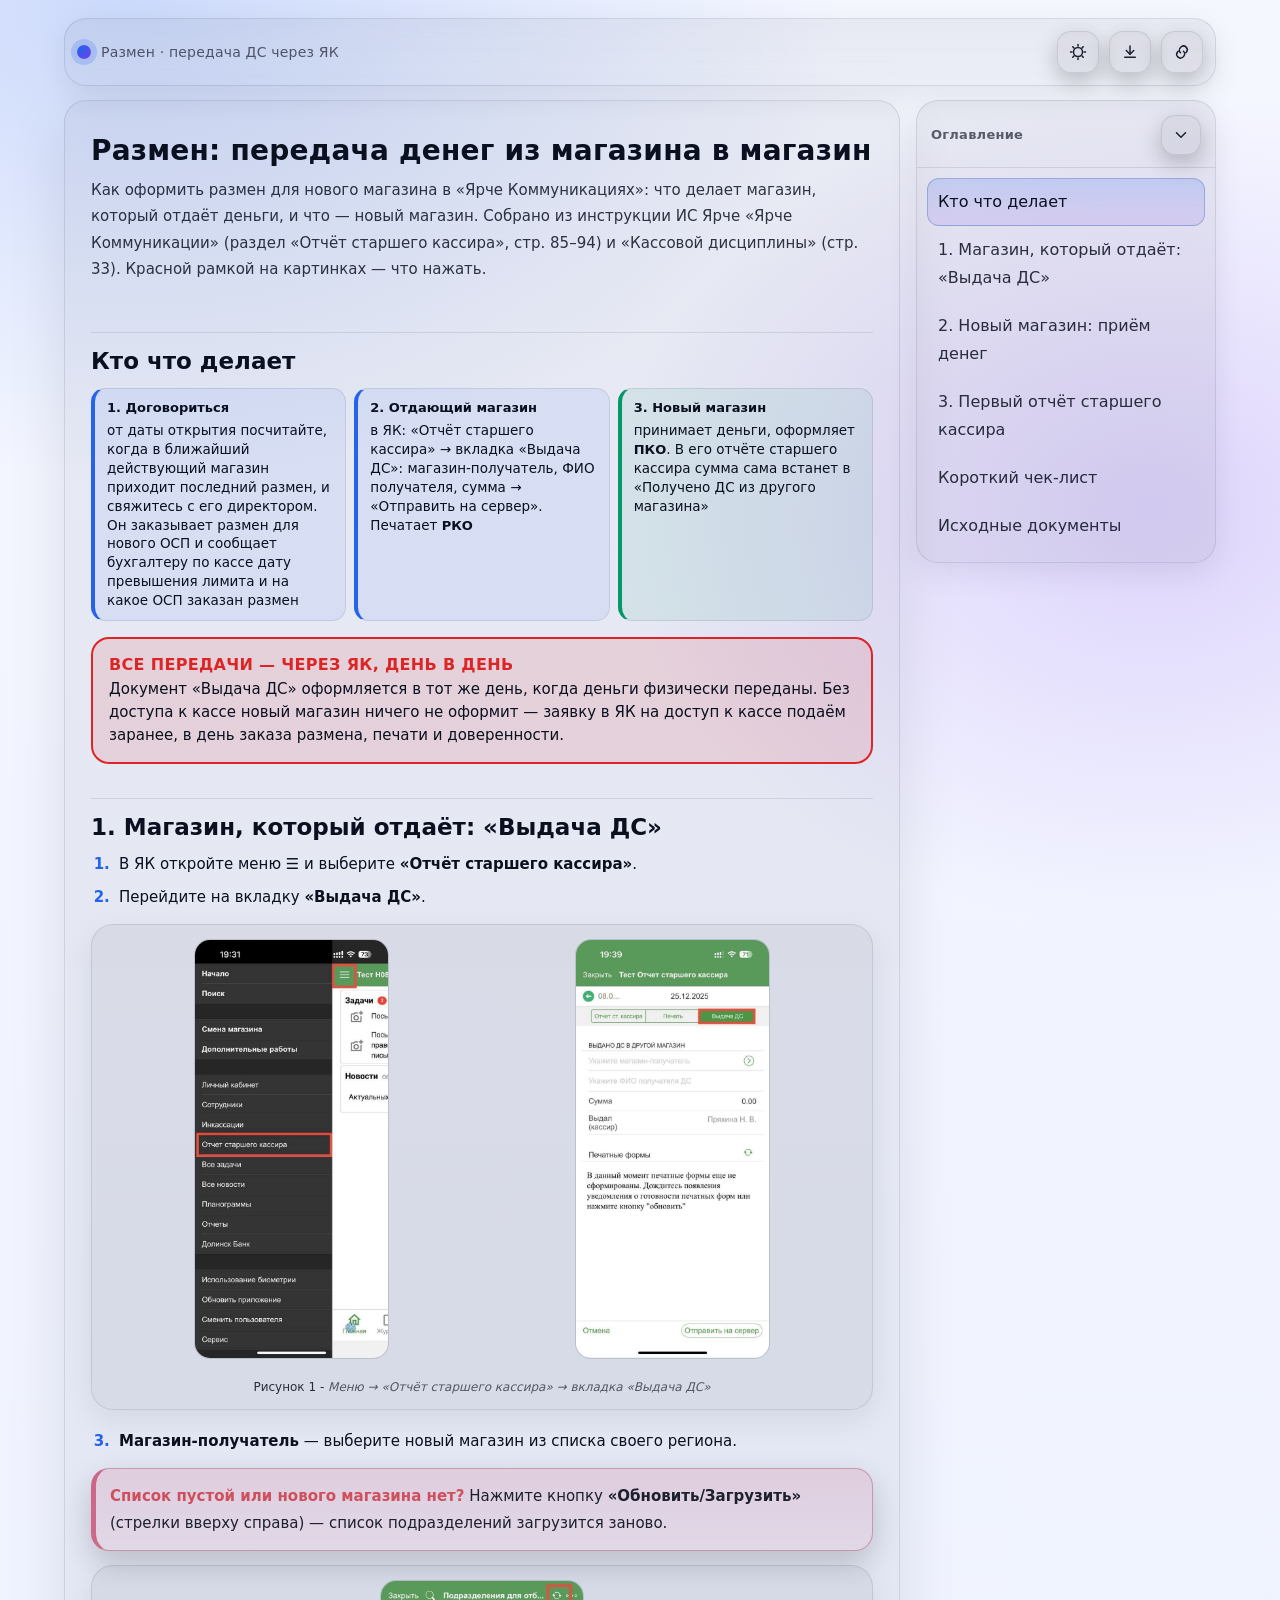
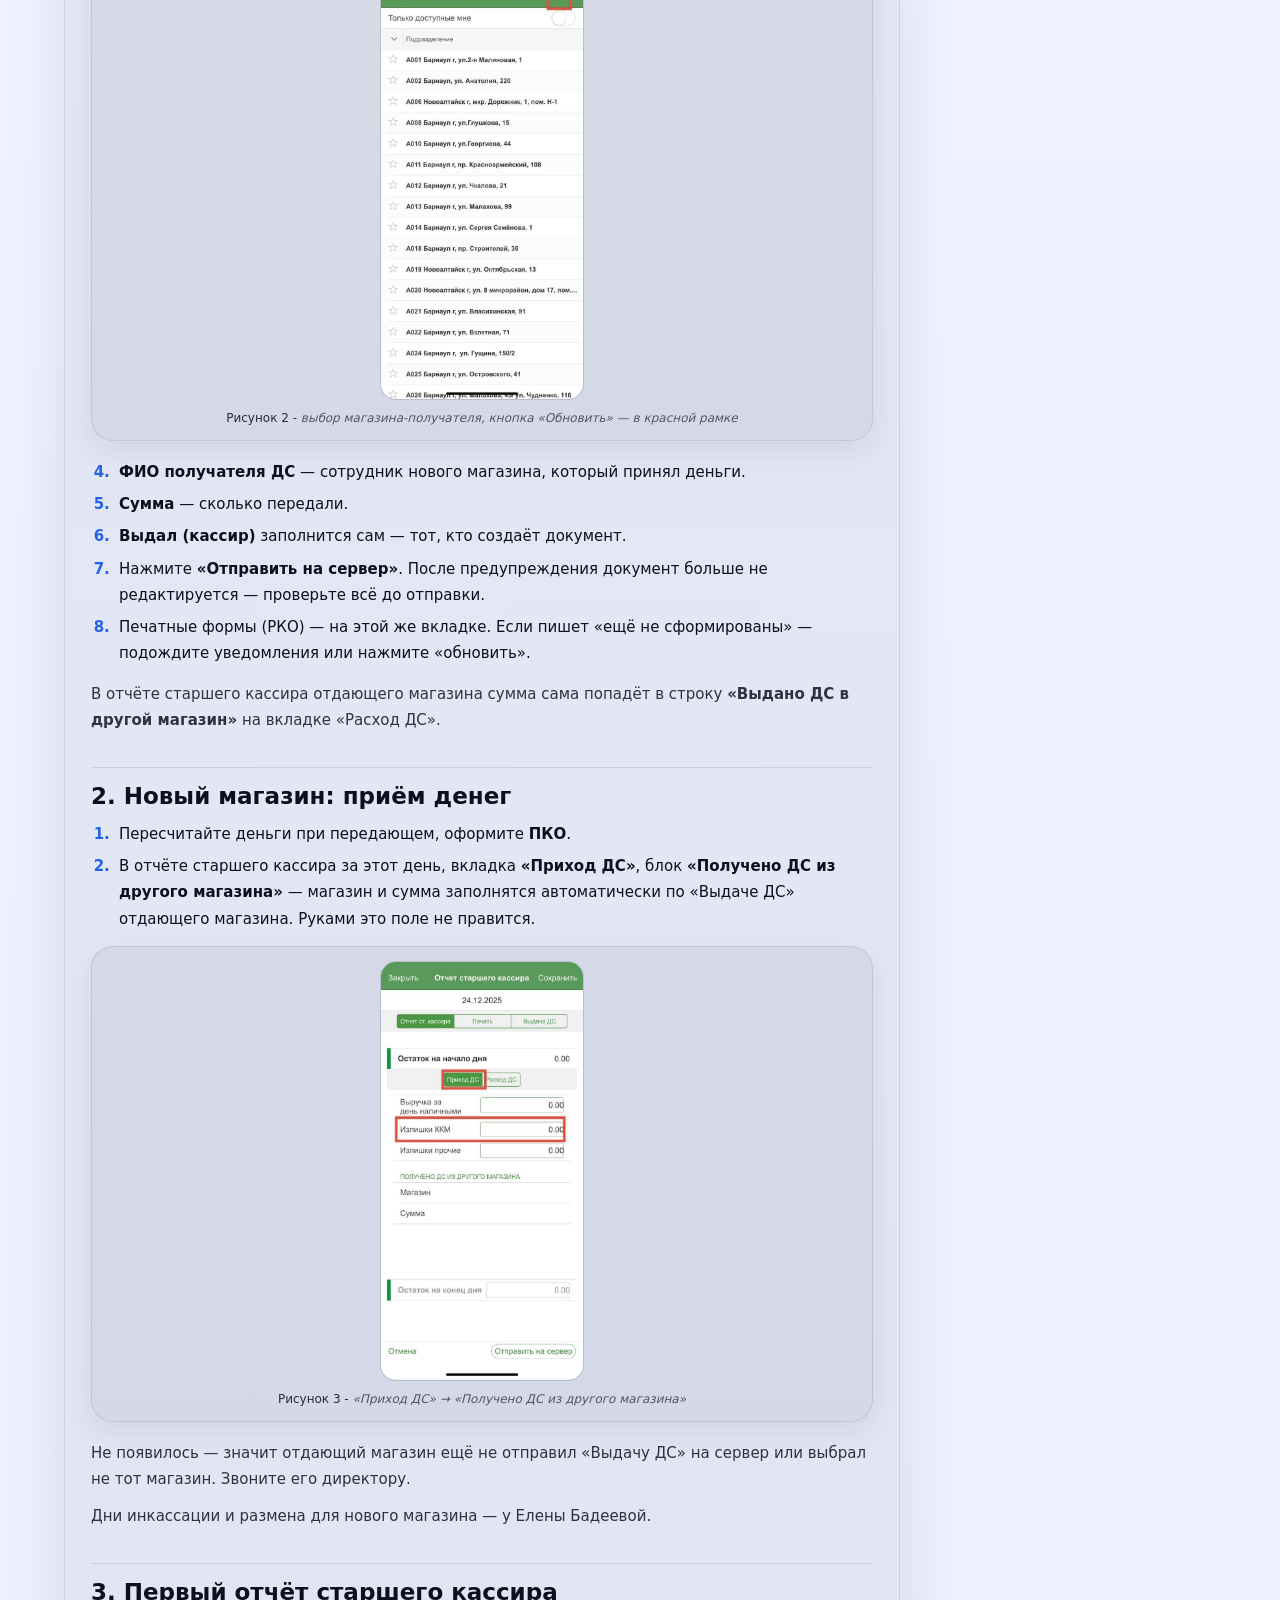
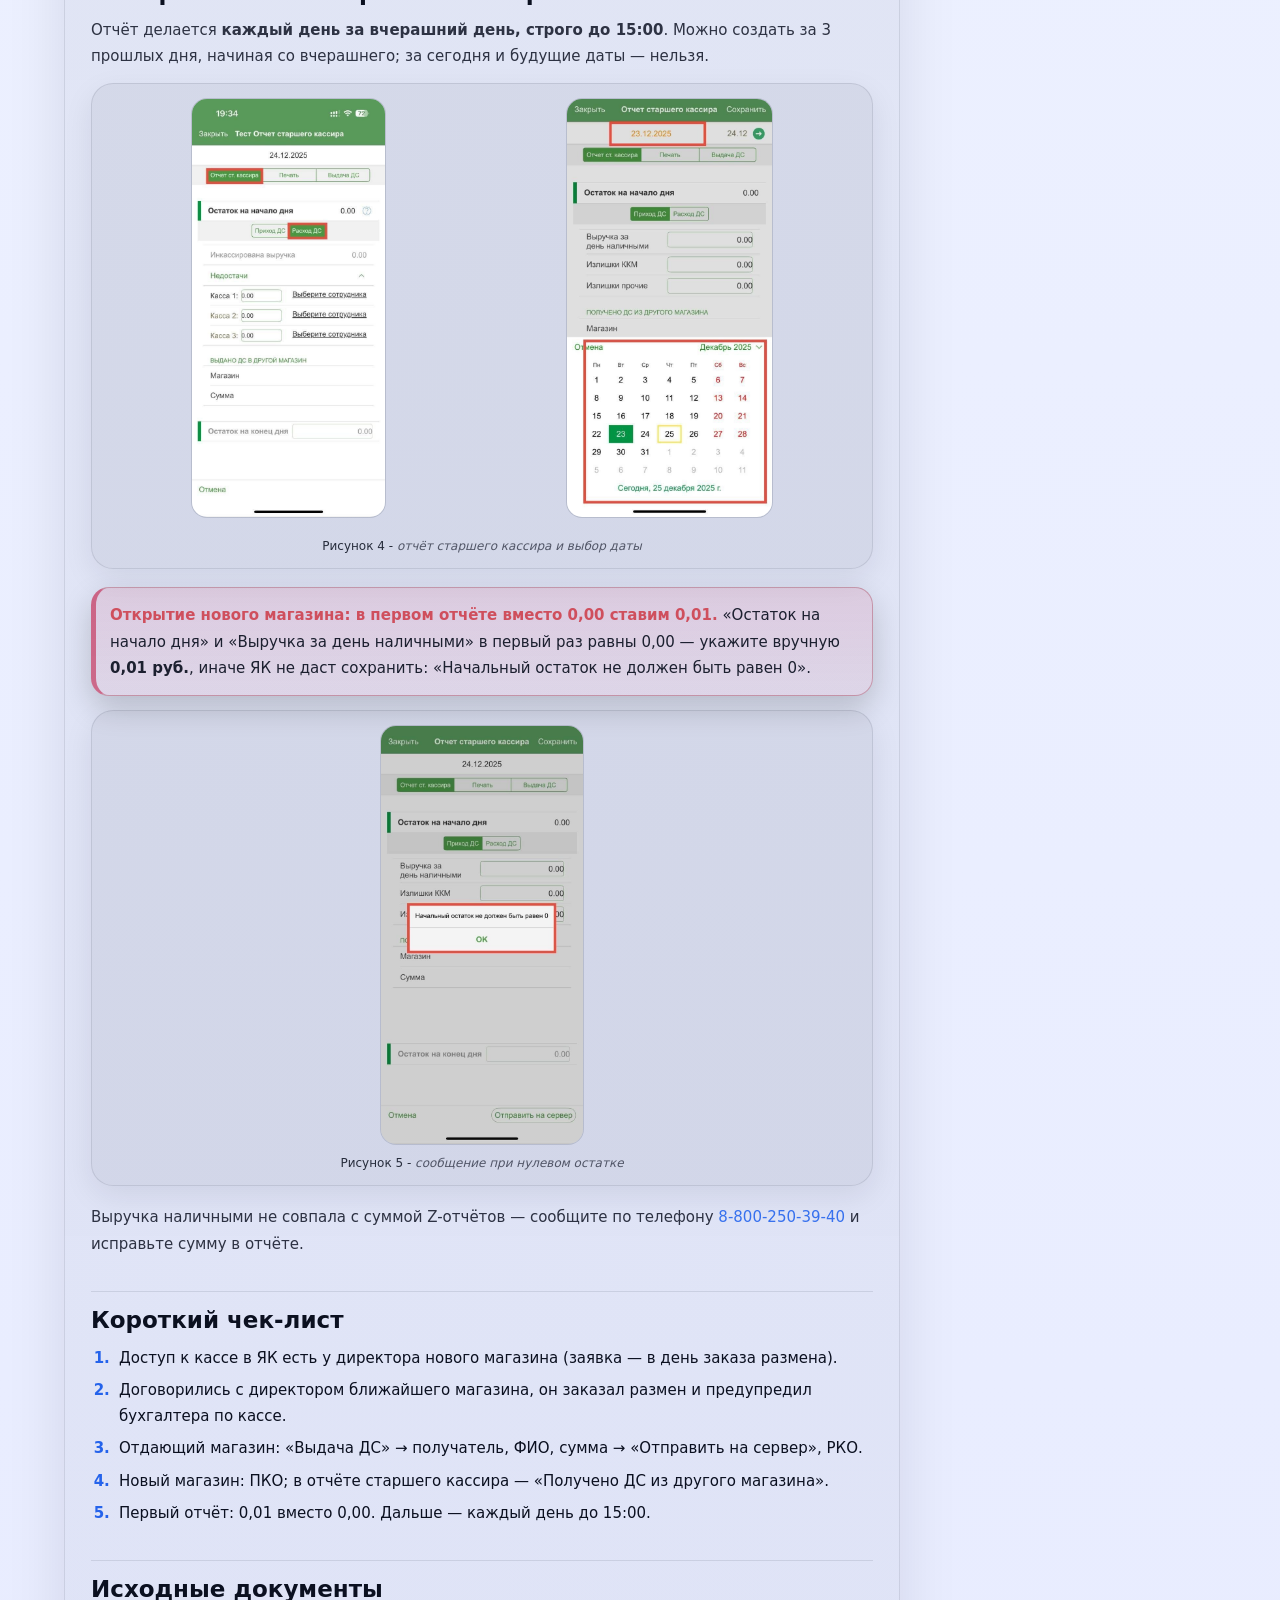
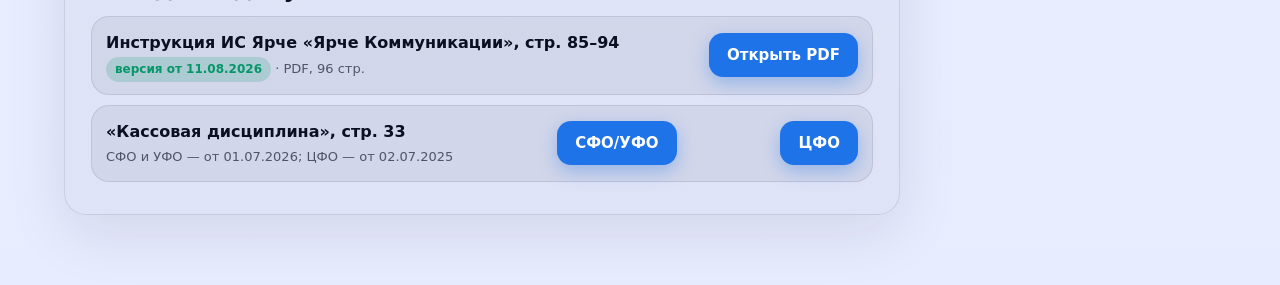
<file: miniapp/memo/pamyatka-otkrytiya/instr/ds/peredacha-ds.html>
<!DOCTYPE html><html lang="ru" data-mode="auto"><head><meta charset="UTF-8"><meta name="viewport" content="width=device-width, initial-scale=1, viewport-fit=cover">
<title>Размен через ЯК</title>
<meta name="claude:viewport-fit-sides" content="cover">
<style>
    
    :root{
      /* Color tokens */
      --bg0:#050816;
      --bg1:#070b1f;
      --bg2:#0b1230;

      --card: rgba(255,255,255,.06);
      --card2: rgba(255,255,255,.08);
      --border: rgba(255,255,255,.10);

      --text:#eaf0ff;
      --muted: rgba(234,240,255,.70);

      --accent:#7dd3fc;
      --accent2:#a78bfa;
      --good:#34d399;
      --warn:#fbbf24;
      --bad:#fb7185;

      --shadow: 0 18px 60px rgba(0,0,0,.45);
      --shadow2: 0 10px 30px rgba(0,0,0,.30);

      --r-xl: 22px;
      --r-lg: 18px;
      --r-md: 14px;

      --max: 1180px;
      --content: 860px;
      --sidebar: 300px;

      --font: ui-sans-serif, system-ui, -apple-system, "Segoe UI", Roboto, "Helvetica Neue", Arial, "Noto Sans", "Liberation Sans", sans-serif;
      --mono: ui-monospace, SFMono-Regular, Menlo, Monaco, Consolas, "Liberation Mono", "Courier New", monospace;
    }

    @media (prefers-color-scheme: light){
      :root{
        --bg0:#f5f7ff;
        --bg1:#eef2ff;
        --bg2:#e8ecff;
        --card: rgba(17,24,39,.04);
        --card2: rgba(17,24,39,.06);
        --border: rgba(17,24,39,.10);
        --text:#0b1020;
        --muted: rgba(11,16,32,.65);
        --shadow: 0 18px 60px rgba(11,16,32,.10);
        --shadow2: 0 10px 30px rgba(11,16,32,.08);
        --accent:#2563eb;
        --accent2:#7c3aed;
        --good:#059669;
        --warn:#b45309;
        --bad:#be123c;
      }
    }

    *{ box-sizing:border-box; }
    html{ scroll-behavior:smooth; }
    body{
      margin:0;
      font-family: var(--font);
      color:var(--text);
      background:
        radial-gradient(1200px 800px at 10% 0%, color-mix(in oklab, var(--accent) 20%, transparent), transparent 60%),
        radial-gradient(900px 700px at 90% 10%, color-mix(in oklab, var(--accent2) 18%, transparent), transparent 60%),
        radial-gradient(900px 700px at 50% 110%, color-mix(in oklab, var(--accent) 12%, transparent), transparent 65%),
        linear-gradient(180deg, var(--bg0), var(--bg1) 40%, var(--bg2));
      min-height:100vh;
      line-height:1.75;
      -webkit-font-smoothing: antialiased;
      text-rendering: optimizeLegibility;
    }

    a{ color: color-mix(in oklab, var(--accent) 92%, white); text-decoration:none; }
    a:hover{ text-decoration:underline; }
    a:focus-visible{
      outline:2px solid color-mix(in oklab, var(--accent) 70%, transparent);
      outline-offset:3px;
      border-radius:10px;
    }

    /* Top progress bar */
    .progress{
      position:fixed;
      top:0; left:0;
      width:100%;
      height:4px;
      background: transparent;
      z-index:1000;
    }
    .progress > i{
      display:block;
      height:100%;
      width:0%;
      background: linear-gradient(90deg, var(--accent), var(--accent2));
      box-shadow: 0 0 18px color-mix(in oklab, var(--accent) 40%, transparent);
    }

    /* App shell */
    .shell{
      max-width: var(--max);
      margin: 0 auto;
      padding: 18px 14px 70px;
    }

    /* Glass header */
    .topbar{
      position:sticky;
      top: 10px;
      z-index: 20;
      display:flex;
      gap:12px;
      align-items:center;
      justify-content:space-between;
      padding: 12px 12px;
      border-radius: var(--r-xl);
      border:1px solid var(--border);
      background: linear-gradient(180deg, color-mix(in oklab, var(--card2) 100%, transparent), color-mix(in oklab, var(--card) 100%, transparent));
      backdrop-filter: blur(12px);
      box-shadow: var(--shadow2);
    }
    .brand{
      display:flex;
      gap:10px;
      align-items:center;
      min-width: 0;
    }
    .dot{
      width: 14px; height: 14px;
      border-radius: 999px;
      background: radial-gradient(circle at 30% 30%, var(--accent), var(--accent2));
      box-shadow: 0 0 0 6px color-mix(in oklab, var(--accent) 20%, transparent);
      flex: 0 0 auto;
    }
    .title{
      font-size: 14px;
      color: var(--muted);
      white-space: nowrap;
      overflow:hidden;
      text-overflow: ellipsis;
      letter-spacing: .2px;
    }
    .actions{
      display:flex;
      gap:10px;
      align-items:center;
    }
    .iconbtn{
      width: 42px;
      height: 42px;
      border-radius: 14px;
      border: 1px solid var(--border);
      background: color-mix(in oklab, var(--card2) 100%, transparent);
      color: var(--text);
      cursor: pointer;
      display:grid;
      place-items:center;
      box-shadow: 0 8px 22px rgba(0,0,0,.22);
      transition: transform .15s ease, background .15s ease, border-color .15s ease;
    }
    .iconbtn:hover{ transform: translateY(-1px); background: color-mix(in oklab, var(--card2) 120%, transparent); }
    .iconbtn:active{ transform: translateY(0px); }
    .iconbtn svg{ width: 18px; height:18px; opacity:.92; }

    /* Layout grid */
    .grid{
      display:grid;
      grid-template-columns: 1fr;
      gap: 16px;
      margin-top: 14px;
    }
    @media (min-width: 980px){
      .grid{ grid-template-columns: minmax(0, var(--content)) minmax(0, var(--sidebar)); align-items:start; }
    }

    /* Main card */
    .paper{
      border-radius: var(--r-xl);
      border:1px solid var(--border);
      background: linear-gradient(180deg, color-mix(in oklab, var(--card2) 95%, transparent), color-mix(in oklab, var(--card) 100%, transparent));
      box-shadow: var(--shadow);
      overflow:hidden;
    }
    .paper-inner{
      padding: 20px 16px 10px;
    }
    @media (min-width: 640px){
      .paper-inner{ padding: 28px 26px 14px; }
    }

    /* Headings */
    .Title{
      margin:0 0 10px;
      font-size: clamp(20px, 2.2vw, 28px);
      line-height:1.15;
      letter-spacing:.2px;
      font-weight: 820;
    }

    h4{
      margin: 20px 0 10px;
      font-size: 15px;
      font-weight: 820;
      color: color-mix(in oklab, var(--text) 92%, transparent);
      scroll-margin-top: 90px;
    }

    /* Existing text classes */
    .Content, .Content2{
      margin: 10px 0;
      font-size: 15px;
      color: color-mix(in oklab, var(--text) 92%, transparent);
    }
    .Content2{ color: color-mix(in oklab, var(--text) 84%, transparent); text-indent: 0; }
    .Content ul{
      margin: 10px 0 0;
      padding-left: 20px;
    }
    .Content li{ margin: 6px 0; }

    /* "ForInformation" as info callout */
    .ForInformation{
      margin: 14px 0;
      padding: 14px 14px;
      border-radius: var(--r-lg);
      border: 1px solid color-mix(in oklab, var(--accent) 22%, var(--border));
      background: linear-gradient(180deg,
        color-mix(in oklab, var(--accent) 14%, transparent),
        color-mix(in oklab, var(--accent2) 10%, transparent));
      color: color-mix(in oklab, var(--text) 86%, transparent);
      box-shadow: 0 12px 30px rgba(0,0,0,.18);
      font-style: italic;
    }

    /* Automatic warning callout: any .Content containing strong "Внимание!" */
    .Content:has(strong){
      /* keep normal unless the first strong is "Внимание!" */
    }
    .Content:has(strong:first-child){
      padding: 14px 14px;
      border-radius: var(--r-lg);
      border: 1px solid color-mix(in oklab, var(--bad) 26%, var(--border));
      border-left: 5px solid color-mix(in oklab, var(--bad) 55%, transparent);
      background: linear-gradient(180deg,
        color-mix(in oklab, var(--bad) 12%, transparent),
        color-mix(in oklab, var(--bad) 7%, transparent));
      box-shadow: 0 12px 30px rgba(0,0,0,.18);
    }
    .Content:has(strong:first-child) strong:first-child{
      color: color-mix(in oklab, var(--bad) 82%, white);
    }

    /* Figures */
    .article{ counter-reset: fig; }
    figure.figure{
      counter-increment: fig;
      margin: 14px 0 18px;
      padding: 14px;
      border-radius: var(--r-xl);
      border: 1px solid var(--border);
      background: color-mix(in oklab, var(--card2) 100%, transparent);
      box-shadow: var(--shadow2);
    }
    figure.figure img{
      width: 100%;
      height:auto;
      display:block;
      border-radius: 16px;
      border: 1px solid color-mix(in oklab, var(--border) 100%, transparent);
      background: color-mix(in oklab, var(--card) 100%, transparent);
      cursor: zoom-in;
    }
    figure.figure figcaption{
      margin-top: 10px;
      font-size: 12px;
      line-height:1.35;
      color: var(--muted);
      font-style: italic;
      text-align:center;
    }
    figure.figure figcaption::before{
      content: "Рисунок " counter(fig) " - ";
      color: color-mix(in oklab, var(--text) 86%, transparent);
      font-style: normal;
    }

    /* Figure2 style for multiple images in one figure */
    figure.figure2{
      counter-increment: fig;
      margin: 14px 0 18px;
      padding: 14px;
      border-radius: var(--r-xl);
      border: 1px solid var(--border);
      background: color-mix(in oklab, var(--card2) 100%, transparent);
      box-shadow: var(--shadow2);
      display: flex;
      flex-wrap: wrap;
      justify-content: center;
      gap: 10px;
    }
    figure.figure2 img{
      max-width: 100%;
      height: auto;
      display: inline-block;
      border-radius: 16px;
      border: 1px solid color-mix(in oklab, var(--border) 100%, transparent);
      background: color-mix(in oklab, var(--card) 100%, transparent);
      cursor: zoom-in;
    }
    figure.figure2 figcaption{
      width: 100%;
      margin-top: 10px;
      font-size: 12px;
      line-height:1.35;
      color: var(--muted);
      font-style: italic;
      text-align:center;
    }
    figure.figure2 figcaption::before{
      content: "Рисунок " counter(fig) " - ";
      color: color-mix(in oklab, var(--text) 86%, transparent);
      font-style: normal;
    }

    /* Sidebar TOC */
    .side{
      position: relative;
    }
    .panel{
      border-radius: var(--r-xl);
      border: 1px solid var(--border);
      background: color-mix(in oklab, var(--card2) 100%, transparent);
      box-shadow: var(--shadow2);
      overflow:hidden;
    }
    .panel .head{
      padding: 14px 14px 12px;
      border-bottom: 1px solid var(--border);
      display:flex;
      gap:10px;
      align-items:center;
      justify-content:space-between;
    }
    .panel .head .h{
      font-size: 13px;
      letter-spacing: .25px;
      color: var(--muted);
      font-weight: 750;
    }
    .panel .body{
      padding: 10px 10px 12px;
      max-height: calc(100vh - 160px);
      overflow:auto;
      scrollbar-width: thin;
      scrollbar-color: color-mix(in oklab, var(--accent) 45%, transparent) transparent;
    }
    .panel .body::-webkit-scrollbar{ width: 10px; }
    .panel .body::-webkit-scrollbar-thumb{
      background: color-mix(in oklab, var(--accent) 30%, transparent);
      border-radius: 999px;
      border: 3px solid transparent;
      background-clip: content-box;
    }

    .toclist{ list-style:none; margin:0; padding:0; }
    .toclist a{
      display:block;
      padding: 9px 10px;
      border-radius: 12px;
      color: color-mix(in oklab, var(--text) 86%, transparent);
      border: 1px solid transparent;
      text-decoration:none;
      transition: background .15s ease, border-color .15s ease, transform .15s ease;
    }
    .toclist a:hover{
      background: color-mix(in oklab, var(--card2) 110%, transparent);
      border-color: color-mix(in oklab, var(--border) 120%, transparent);
      transform: translateY(-1px);
    }
    .toclist a[data-level="4"]{
      padding-left: 22px;
      color: color-mix(in oklab, var(--text) 72%, transparent);
      font-size: 13px;
    }
    .toclist a.is-active{
      background: linear-gradient(180deg,
        color-mix(in oklab, var(--accent) 18%, transparent),
        color-mix(in oklab, var(--accent2) 12%, transparent));
      border-color: color-mix(in oklab, var(--accent) 22%, var(--border));
      color: var(--text);
    }

    /* Mobile TOC (accordion) */
    .mobiletoc{
      display:block;
      margin-top: 14px;
    }
    @media (min-width: 980px){
      .mobiletoc{ display:none; }
    }
    .mobiletoc details{
      border-radius: var(--r-xl);
      border: 1px solid var(--border);
      background: color-mix(in oklab, var(--card2) 100%, transparent);
      box-shadow: var(--shadow2);
      overflow:hidden;
    }
    .mobiletoc summary{
      list-style:none;
      cursor:pointer;
      padding: 14px 14px;
      color: var(--muted);
      font-weight: 750;
      display:flex;
      align-items:center;
      justify-content:space-between;
    }
    .mobiletoc summary::-webkit-details-marker{ display:none; }
    .mobiletoc summary .chev{ opacity:.8; transition: transform .15s ease; }
    .mobiletoc details[open] summary .chev{ transform: rotate(180deg); }
    .mobiletoc .body{ padding: 8px 10px 12px; }

    /* Hide old TOC block from the original HTML */
    nav.toc-old{ display:none !important; }

    /* Floating "to top" */
    .totop{
      position: fixed;
      right: 14px;
      bottom: 80px;
      z-index: 30;
      width: 44px;
      height: 44px;
      border-radius: 16px;
      border: 1px solid var(--border);
      background: color-mix(in oklab, var(--card2) 100%, transparent);
      box-shadow: var(--shadow2);
      display:grid;
      place-items:center;
      cursor:pointer;
      opacity: 0;
      transform: translateY(10px);
      transition: opacity .18s ease, transform .18s ease;
    }
    .totop.show{
      opacity: 1;
      transform: translateY(0);
    }
    .totop svg{ width: 18px; height: 18px; opacity:.92; }

    /* Lightbox */
    .lb{
      position:fixed;
      inset:0;
      background: rgba(0,0,0,.72);
      display:none;
      place-items:center;
      padding: 18px;
      z-index: 2000;
    }
    .lb.show{ display:grid; }
    .lb .wrap{
      max-width: min(1100px, 96vw);
      max-height: 90vh;
      display:grid;
      gap: 10px;
      align-items:center;
      justify-items:center;
    }
    .lb img{
      max-width: 100%;
      max-height: 84vh;
      border-radius: 18px;
      border: 1px solid rgba(255,255,255,.18);
      box-shadow: 0 30px 80px rgba(0,0,0,.55);
      background: rgba(255,255,255,.03);
      cursor: zoom-out;
    }
    .lb .cap{
      color: rgba(255,255,255,.78);
      font-size: 12px;
      text-align:center;
    }

    /* Reduce motion */
    @media (prefers-reduced-motion: reduce){
      html{ scroll-behavior:auto; }
      .iconbtn, .toclist a, .totop, .mobiletoc summary .chev { transition:none !important; }
    }
    .download-btn{
      display:block;
      width:fit-content;
      margin:0px auto 20px;
      background:#1e73e8;
      color:#fff !important;
      padding:14px 36px;
      border-radius:18px;
      font-size:18px;
      font-weight:600;
      text-decoration:none !important;
      box-shadow:0 6px 18px rgba(30,115,232,.35);
      transition:transform .15s ease, box-shadow .15s ease;
      text-align:center;
    }

    .download-btn:hover{
      transform:translateY(-2px);
      box-shadow:0 10px 22px rgba(30,115,232,.45);
    }

    @media (max-width: 979px){
      /* скрываем нижнее (sidebar) оглавление, оставляем верхнее mobiletoc */
      .side{ display:none; }
    }
  
    h3{margin:34px 0 10px;font-size:clamp(19px,2vw,23px);line-height:1.25;scroll-margin-top:90px;padding-top:14px;border-top:1px solid var(--border)}
    h4{font-size:16px}
    .hero{padding-bottom:6px}
    .kicker{font-size:12px;letter-spacing:.12em;text-transform:uppercase;color:var(--accent);font-weight:700}
    .hero .Title{margin-top:6px;text-wrap:balance}
    .download-btn.ghost{background:transparent;color:var(--accent)!important;border:1.5px solid var(--accent);box-shadow:none}
    .btnrow{display:flex;flex-wrap:wrap;gap:10px;margin:14px 0 6px}
    .btnrow .download-btn{margin:0;font-size:16px;padding:12px 24px}
    ol.steps{margin:10px 0 14px;padding-left:24px;font-size:15px}
    ol.steps li{margin:6px 0;padding-left:4px}
    ol.steps li::marker{font-weight:800;color:var(--accent)}
    ol.steps.um li::marker{color:var(--accent)} ol.steps.emp li::marker{color:var(--good)}
    .cols{display:grid;grid-template-columns:1fr;gap:14px;margin:10px 0}
    @media(min-width:700px){.cols{grid-template-columns:1fr 1fr}}
    .col{min-width:0;border:1px solid var(--border);border-radius:var(--r-lg);padding:12px 14px;background:color-mix(in oklab,var(--card2) 100%,transparent)}
    .tag{display:inline-block;font-size:12px;font-weight:800;letter-spacing:.06em;text-transform:uppercase;padding:3px 10px;border-radius:999px;background:color-mix(in oklab,var(--accent) 18%,transparent);color:var(--accent)}
    .table-wrap{overflow-x:auto;margin:12px 0 16px;border:1px solid var(--border);border-radius:var(--r-lg)}
    table{border-collapse:collapse;width:100%;font-size:14px;line-height:1.5}
    th,td{text-align:left;vertical-align:top;padding:9px 12px;border-bottom:1px solid var(--border)}
    th{font-size:12px;letter-spacing:.04em;text-transform:uppercase;color:var(--muted);background:color-mix(in oklab,var(--card2) 140%,transparent)}
    tr:last-child td{border-bottom:0}
    .mono{font-family:var(--mono);font-size:.92em;padding:1px 6px;border-radius:6px;background:var(--card2);border:1px solid var(--border);white-space:nowrap}
    .who{display:inline-block;font-size:12px;font-weight:800;padding:2px 9px;border-radius:999px;white-space:nowrap}
    .who.um{background:color-mix(in oklab,var(--accent) 18%,transparent);color:var(--accent)}
    .who.emp{background:color-mix(in oklab,var(--good) 18%,transparent);color:var(--good)}
    .flow{display:grid;grid-template-columns:1fr;gap:8px;margin:12px 0 16px}
    @media(min-width:760px){.flow{grid-template-columns:repeat(5,1fr)}}
    .fstep{border-radius:14px;padding:10px 12px;border:1px solid var(--border);display:flex;flex-direction:column;gap:4px;font-size:13.5px;line-height:1.4;min-width:0}
    .fstep b{font-size:13px}
    .fstep.um{border-left:4px solid var(--accent);background:color-mix(in oklab,var(--accent) 8%,transparent)}
    .fstep.emp{border-left:4px solid var(--good);background:color-mix(in oklab,var(--good) 8%,transparent)}
    .sample{margin:12px 0;padding:12px 14px;border-radius:var(--r-lg);border:1px dashed var(--border);font-size:14px;line-height:1.6}
    .sample .tag{margin-bottom:6px}
    ul.links{padding-left:20px;font-size:15px} ul.links li{margin:6px 0}
    figure.figure img.narrow{width:auto;max-width:min(100%,560px);margin:0 auto}
    figure.figure2 img{max-width:calc(50% - 6px);width:auto;max-height:440px;object-fit:contain}
    figure.phone img{max-height:560px;max-width:calc(50% - 6px);width:auto;margin:0 auto}
    figure.figure.phone img{max-width:300px}
    .col figure.figure{margin:10px 0 0;padding:8px}
    .stop{margin:14px 0;padding:14px 16px;border-radius:var(--r-lg);border:2px solid #dc2626;background:color-mix(in oklab,#dc2626 12%,transparent);color:var(--text);font-size:15px;line-height:1.55;break-inside:avoid}
    .stop b{color:#dc2626;font-size:16px;letter-spacing:.02em}
    .stop u{text-decoration:underline;text-decoration-color:#dc2626;text-decoration-thickness:2px;text-underline-offset:3px}
    .redu{color:#dc2626;text-decoration:underline;text-decoration-thickness:2px;text-underline-offset:3px}
    .cases{display:grid;grid-template-columns:1fr;gap:10px;margin:12px 0}
    @media(min-width:760px){.cases{grid-template-columns:1fr 1fr}}
    .case{min-width:0;border:1px solid var(--border);border-left:5px solid var(--accent2);border-radius:var(--r-lg);padding:10px 14px;background:color-mix(in oklab,var(--accent2) 6%,transparent);break-inside:avoid}
    figure.figure2.four img{max-width:calc(25% - 8px)}
    .printtoc{display:none}
    @media(min-width:760px){.flow.flow3{grid-template-columns:repeat(3,1fr)}}
    figure.figure2.phone{align-items:center}
    figure.phone img.frame{max-width:calc(40% - 8px);max-height:420px}
    figure.phone img.menu{max-width:18%!important;max-height:300px}
    @media (max-width:640px){figure.phone img.frame{max-width:100%;max-height:none}figure.phone img.menu{max-width:45%!important}}
    @media (max-width:640px){
      .table-wrap table,.table-wrap tbody,.table-wrap tr,.table-wrap td{display:block;width:auto}
      .table-wrap thead{display:none}
      .table-wrap tr{padding:8px 0;border-bottom:1px solid var(--border)}
      .table-wrap tr:last-child{border-bottom:0}
      .table-wrap td{border:0;padding:3px 12px}
      .table-wrap td:first-child{font-weight:700}
      figure.figure2 img{max-width:100%;max-height:none}
    }
    @media print{
      @page{size:A4;margin:12mm 12mm 14mm}
      :root{--bg0:#fff;--bg1:#fff;--bg2:#fff;--card:#f6f7fb;--card2:#f1f3f9;--border:#d8dce8;--text:#111;--muted:#555;--accent:#1d4ed8;--accent2:#6d28d9;--bad:#be123c;--shadow:none;--shadow2:none;--good:#047857}
      body{background:#fff!important;font-size:11.5px;line-height:1.42}
      .Content,.Content2,ol.steps{font-size:11.5px;margin:5px 0}
      ol.steps li{margin:3px 0;break-inside:avoid}
      ol.steps{break-inside:avoid}
      h4 + ol.steps, h4 + .Content2{break-before:avoid}
      .Content:has(strong:first-child),.ForInformation{padding:8px 10px;margin:8px 0}
      table{font-size:11px} th,td{padding:5px 8px}
      thead{display:table-header-group} tr{break-inside:avoid}
      figure.figure,figure.figure2{margin:6px 0 8px;padding:6px;break-inside:avoid}
      figure figcaption{margin-top:4px}
      .progress,.topbar,.mobiletoc,.side,.totop,.lb,.btnrow{display:none!important}
      .shell{padding:0;max-width:none}.grid{display:block;margin:0}
      .paper{border:0;box-shadow:none;background:#fff;overflow:visible}.paper-inner{padding:0 3px}
      .printtoc{display:block;margin:8px 0 14px;padding:8px 12px;border:1px solid var(--border);border-radius:10px;font-size:10.5px;line-height:1.3;columns:2;column-gap:18px}
      .printtoc a{color:#1d4ed8;text-decoration:none}
      .printtoc ol{margin:2px 0;padding-left:0;list-style:none}.printtoc ol ol{padding-left:14px}.printtoc li{margin:1px 0;break-inside:avoid}
      .keep{break-inside:avoid}
      .keep.sec{margin-top:5mm}
      .table-wrap{overflow:visible!important;display:block}
      .flow,.col,.sample,.Content,.Content2,.ForInformation{break-inside:avoid}
      .flow{grid-template-columns:repeat(5,1fr)!important}
      .flow.flow3{grid-template-columns:repeat(3,1fr)!important}
      .cols{grid-template-columns:1fr 1fr!important}
      h3{border-top:0;margin:0 0 6px;padding-top:0;font-size:17px;break-after:avoid}
      h4{margin:12px 0 5px;font-size:13px;break-after:avoid}
      .Content2:has(+ ol),.Content2:has(+ figure),.Content2:has(+ .table-wrap){break-after:avoid}
      figure.figure img{max-height:85mm;width:auto;max-width:100%;margin:0 auto}
      figure.figure img.tall{max-height:150mm}
      figure.figure2 img{max-height:70mm;max-width:calc(50% - 6px)}
      figure.phone img{max-height:72mm!important;max-width:calc(40% - 8px)!important}
      figure.phone img.menu{max-height:62mm!important;max-width:17%!important}
      figure.figure.phone img{max-width:60mm!important}
      .ForInformation,.Content:has(strong:first-child){box-shadow:none}
      a{color:#1d4ed8}
    }
</style>
<style id="mode-overrides"></style>
<style>.srcdocs{display:grid;gap:10px;margin:12px 0 18px}.srcdoc{display:flex;flex-wrap:wrap;align-items:center;justify-content:space-between;gap:10px;padding:12px 14px;border-radius:var(--r-lg);border:1px solid var(--border);background:color-mix(in oklab,var(--card2) 100%,transparent)}.srcdoc .nm{font-weight:700;min-width:0}.srcdoc .meta{font-size:13px;color:var(--muted)}.srcdoc .ver{display:inline-block;font-size:12px;font-weight:800;padding:2px 9px;border-radius:999px;background:color-mix(in oklab,var(--good) 18%,transparent);color:var(--good)}.srcdoc a.download-btn{margin:0;font-size:15px;padding:9px 18px;background:#1e73e8;color:#fff!important;border-radius:14px;font-weight:600}@media print{.srcblock{display:none!important}}</style>
</head><body>
  <div class="progress" aria-hidden="true"><i id="progressbar"></i></div>
  <div class="shell article" id="top">
    <div class="topbar">
      <div class="brand"><div class="dot" aria-hidden="true"></div><div class="title">Размен · передача ДС через ЯК</div></div>
      <div class="actions">
        <button class="iconbtn" type="button" id="toggleTheme" aria-label="Переключить тему"><svg viewBox="0 0 24 24" fill="none" aria-hidden="true"><path d="M12 18a6 6 0 1 0 0-12 6 6 0 0 0 0 12Z" stroke="currentColor" stroke-width="2"></path><path d="M12 2v2M12 20v2M4 12H2M22 12h-2M5 5l1.5 1.5M17.5 17.5 19 19M19 5l-1.5 1.5M5 19l1.5-1.5" stroke="currentColor" stroke-width="2" stroke-linecap="round"></path></svg></button>
        <a class="iconbtn" href="../../../pamyatka-originaly-1/yarche-kommunikacii-instrukciya-11.08.2026.pdf#page=92" target="_blank" aria-label="Скачать PDF" title="Скачать PDF" style="color:inherit;text-decoration:none"><svg viewBox="0 0 24 24" fill="none" aria-hidden="true"><path d="M12 4v11" stroke="currentColor" stroke-width="2" stroke-linecap="round"></path><path d="M7 10l5 5 5-5" stroke="currentColor" stroke-width="2" stroke-linecap="round" stroke-linejoin="round"></path><path d="M5 19h14" stroke="currentColor" stroke-width="2" stroke-linecap="round"></path></svg></a>
        <button class="iconbtn" type="button" id="copyLink" aria-label="Поделиться страницей"><svg viewBox="0 0 24 24" fill="none" aria-hidden="true"><path d="M10 13a5 5 0 0 1 0-7l1-1a5 5 0 0 1 7 7l-1 1" stroke="currentColor" stroke-width="2" stroke-linecap="round"></path><path d="M14 11a5 5 0 0 1 0 7l-1 1a5 5 0 0 1-7-7l1-1" stroke="currentColor" stroke-width="2" stroke-linecap="round"></path></svg></button>
      </div>
    </div>
    <div class="mobiletoc" id="mobileToc"></div>
    <div class="grid">
      <main class="paper"><div class="paper-inner">
<div class="hero">
<h1 class="Title">Размен: передача денег из магазина в магазин</h1>
<div class="Content2">Как оформить размен для нового магазина в «Ярче Коммуникациях»: что делает магазин, который отдаёт деньги, и что — новый магазин. Собрано из инструкции ИС Ярче «Ярче Коммуникации» (раздел «Отчёт старшего кассира», стр. 85–94) и «Кассовой дисциплины» (стр. 33). Красной рамкой на картинках — что нажать.</div>
</div>
<nav class="printtoc"><b>Содержание</b><ol><li><a href="#s0">Кто что делает</a></li><li><a href="#s1">1. Магазин, который отдаёт: «Выдача ДС»</a></li><li><a href="#s2">2. Новый магазин: приём денег</a></li><li><a href="#s3">3. Первый отчёт старшего кассира</a></li><li><a href="#s4">Короткий чек-лист</a></li></ol></nav>

<div class="keep sec"><h3 id="s0">Кто что делает</h3></div>
<div class="flow flow3">
<div class="fstep um"><b>1. Договориться</b><span>от даты открытия посчитайте, когда в ближайший действующий магазин приходит последний размен, и свяжитесь с его директором. Он заказывает размен для нового ОСП и сообщает бухгалтеру по кассе дату превышения лимита и на какое ОСП заказан размен</span></div>
<div class="fstep um"><b>2. Отдающий магазин</b><span>в ЯК: «Отчёт старшего кассира» → вкладка «Выдача ДС»: магазин-получатель, ФИО получателя, сумма → «Отправить на сервер». Печатает <b>РКО</b></span></div>
<div class="fstep emp"><b>3. Новый магазин</b><span>принимает деньги, оформляет <b>ПКО</b>. В его отчёте старшего кассира сумма сама встанет в «Получено ДС из другого магазина»</span></div>
</div>
<div class="stop"><b>ВСЕ ПЕРЕДАЧИ — ЧЕРЕЗ ЯК, ДЕНЬ В ДЕНЬ</b><br/>Документ «Выдача ДС» оформляется в тот же день, когда деньги физически переданы. Без доступа к кассе новый магазин ничего не оформит — заявку в ЯК на доступ к кассе подаём заранее, в день заказа размена, печати и доверенности.</div>

<div class="keep sec"><h3 id="s1">1. Магазин, который отдаёт: «Выдача ДС»</h3></div>
<ol class="steps">
<li>В ЯК откройте меню <b>☰</b> и выберите <b>«Отчёт старшего кассира»</b>.</li>
<li>Перейдите на вкладку <b>«Выдача ДС»</b>.</li>
</ol>
<figure class="figure2 phone"><img alt="" class="frame" src="images/menu.jpg"/><img alt="" class="frame" src="images/vydacha.jpg"/><figcaption>Меню → «Отчёт старшего кассира» → вкладка «Выдача ДС»</figcaption></figure>
<ol class="steps" start="3">
<li><b>Магазин-получатель</b> — выберите новый магазин из списка своего региона.</li>
</ol>
<div class="Content"><strong>Список пустой или нового магазина нет?</strong> Нажмите кнопку <b>«Обновить/Загрузить»</b> (стрелки вверху справа) — список подразделений загрузится заново.</div>
<figure class="figure phone"><img alt="" class="frame narrow tall" src="images/magaziny.jpg"/><figcaption>выбор магазина-получателя, кнопка «Обновить» — в красной рамке</figcaption></figure>
<ol class="steps" start="4">
<li><b>ФИО получателя ДС</b> — сотрудник нового магазина, который принял деньги.</li>
<li><b>Сумма</b> — сколько передали.</li>
<li><b>Выдал (кассир)</b> заполнится сам — тот, кто создаёт документ.</li>
<li>Нажмите <b>«Отправить на сервер»</b>. После предупреждения документ больше не редактируется — проверьте всё до отправки.</li>
<li>Печатные формы (РКО) — на этой же вкладке. Если пишет «ещё не сформированы» — подождите уведомления или нажмите «обновить».</li>
</ol>
<div class="Content2">В отчёте старшего кассира отдающего магазина сумма сама попадёт в строку <b>«Выдано ДС в другой магазин»</b> на вкладке «Расход ДС».</div>

<div class="keep sec"><h3 id="s2">2. Новый магазин: приём денег</h3></div>
<ol class="steps">
<li>Пересчитайте деньги при передающем, оформите <b>ПКО</b>.</li>
<li>В отчёте старшего кассира за этот день, вкладка <b>«Приход ДС»</b>, блок <b>«Получено ДС из другого магазина»</b> — магазин и сумма заполнятся автоматически по «Выдаче ДС» отдающего магазина. Руками это поле не правится.</li>
</ol>
<figure class="figure phone"><img alt="" class="frame narrow tall" src="images/prihod.jpg"/><figcaption>«Приход ДС» → «Получено ДС из другого магазина»</figcaption></figure>
<div class="Content2">Не появилось — значит отдающий магазин ещё не отправил «Выдачу ДС» на сервер или выбрал не тот магазин. Звоните его директору.</div>
<div class="Content2">Дни инкассации и размена для нового магазина — у Елены Бадеевой.</div>

<div class="keep sec"><h3 id="s3">3. Первый отчёт старшего кассира</h3></div>
<div class="Content2">Отчёт делается <b>каждый день за вчерашний день, строго до 15:00</b>. Можно создать за 3 прошлых дня, начиная со вчерашнего; за сегодня и будущие даты — нельзя.</div>
<figure class="figure2 phone"><img alt="" class="frame" src="images/obzor.jpg"/><img alt="" class="frame" src="images/data.jpg"/><figcaption>отчёт старшего кассира и выбор даты</figcaption></figure>
<div class="Content"><strong>Открытие нового магазина: в первом отчёте вместо 0,00 ставим 0,01.</strong> «Остаток на начало дня» и «Выручка за день наличными» в первый раз равны 0,00 — укажите вручную <b>0,01 руб.</b>, иначе ЯК не даст сохранить: «Начальный остаток не должен быть равен 0».</div>
<figure class="figure phone"><img alt="" class="frame narrow tall" src="images/ostatok0.jpg"/><figcaption>сообщение при нулевом остатке</figcaption></figure>
<div class="Content2">Выручка наличными не совпала с суммой Z-отчётов — сообщите по телефону <a href="tel:88002503940">8-800-250-39-40</a> и исправьте сумму в отчёте.</div>

<div class="keep sec"><h3 id="s4">Короткий чек-лист</h3></div>
<ol class="steps">
<li>Доступ к кассе в ЯК есть у директора нового магазина (заявка — в день заказа размена).</li>
<li>Договорились с директором ближайшего магазина, он заказал размен и предупредил бухгалтера по кассе.</li>
<li>Отдающий магазин: «Выдача ДС» → получатель, ФИО, сумма → «Отправить на сервер», РКО.</li>
<li>Новый магазин: ПКО; в отчёте старшего кассира — «Получено ДС из другого магазина».</li>
<li>Первый отчёт: 0,01 вместо 0,00. Дальше — каждый день до 15:00.</li>
</ol>
<div class="srcblock"><h3 id="src">Исходные документы</h3><div class="srcdocs">
<div class="srcdoc"><div><div class="nm">Инструкция ИС Ярче «Ярче Коммуникации», стр. 85–94</div><div class="meta"><span class="ver">версия от 11.08.2026</span> · PDF, 96 стр.</div></div><a class="download-btn" target="_blank" href="../../../pamyatka-originaly-1/yarche-kommunikacii-instrukciya-11.08.2026.pdf">Открыть PDF</a></div>
<div class="srcdoc"><div><div class="nm">«Кассовая дисциплина», стр. 33</div><div class="meta">СФО и УФО — от 01.07.2026; ЦФО — от 02.07.2025</div></div><a class="download-btn" target="_blank" href="../../../pamyatka-originaly-2/kassovaya-disciplina-sfo-ufo-01.07.2026.pdf#page=33">СФО/УФО</a><a class="download-btn" target="_blank" href="../../../pamyatka-originaly-2/kassovaya-disciplina-cfo-02.07.2025.pdf#page=33">ЦФО</a></div>
</div></div>
</div></main>
      <aside class="side" aria-label="Навигация">
        <div class="panel" id="desktopToc">
          <div class="head"><div class="h">Оглавление</div>
            <button class="iconbtn" type="button" id="collapseToc" aria-label="Свернуть/развернуть оглавление" style="width:40px;height:40px;border-radius:14px;"><svg viewBox="0 0 24 24" fill="none" aria-hidden="true"><path d="M6 9l6 6 6-6" stroke="currentColor" stroke-width="2" stroke-linecap="round" stroke-linejoin="round"></path></svg></button>
          </div>
          <div class="body" id="tocBody"><ul class="toclist" id="tocList"></ul></div>
        </div>
      </aside>
    </div>
  </div>
  <button class="totop" id="toTop" type="button" aria-label="Наверх"><svg viewBox="0 0 24 24" fill="none" aria-hidden="true"><path d="M12 19V5" stroke="currentColor" stroke-width="2" stroke-linecap="round"></path><path d="M6 11l6-6 6 6" stroke="currentColor" stroke-width="2" stroke-linecap="round" stroke-linejoin="round"></path></svg></button>
  <div class="lb" id="lightbox" aria-hidden="true"><div class="wrap"><img id="lbImg" alt=""><div class="cap" id="lbCap"></div></div></div>
  <script>
    function LSg(k){try{return localStorage.getItem(k)}catch(e){return null}}
    function LSs(k,v){try{localStorage.setItem(k,v)}catch(e){}}

    (function(){
      const root = document.documentElement;
      const storageKey = "ya_forma_theme";
      const btnTheme = document.getElementById("toggleTheme");
      const btnCopy = document.getElementById("copyLink");
      const progress = document.getElementById("progressbar");
      const toTop = document.getElementById("toTop");
      const tocList = document.getElementById("tocList");
      const tocBody = document.getElementById("tocBody");
      const collapseBtn = document.getElementById("collapseToc");
      const mobileTocHost = document.getElementById("mobileToc");

      // Optional theme override using simple invert of prefers. We'll simulate by toggling a class and adjusting tokens.
      const setMode = (mode) => {
        // mode: "light" | "dark" | "auto"
        root.setAttribute("data-mode", mode);
        LSs(storageKey, mode);
        // Apply token overrides:
        const styleId = "mode-overrides";
        let st = document.getElementById(styleId);
        if(!st){ st = document.createElement("style"); st.id = styleId; document.head.appendChild(st); }
        if(mode === "auto"){ st.textContent = ""; return; }
        if(mode === "dark"){
          st.textContent = `
            :root{
              --bg0:#050816; --bg1:#070b1f; --bg2:#0b1230;
              --card: rgba(255,255,255,.06);
              --card2: rgba(255,255,255,.08);
              --border: rgba(255,255,255,.10);
              --text:#eaf0ff;
              --muted: rgba(234,240,255,.70);
              --shadow: 0 18px 60px rgba(0,0,0,.45);
              --shadow2: 0 10px 30px rgba(0,0,0,.30);
              --accent:#7dd3fc; --accent2:#a78bfa;
              --good:#34d399; --warn:#fbbf24; --bad:#fb7185;
            }`;
        }else{
          st.textContent = `
            :root{
              --bg0:#f5f7ff; --bg1:#eef2ff; --bg2:#e8ecff;
              --card: rgba(17,24,39,.04);
              --card2: rgba(17,24,39,.06);
              --border: rgba(17,24,39,.10);
              --text:#0b1020;
              --muted: rgba(11,16,32,.65);
              --shadow: 0 18px 60px rgba(11,16,32,.10);
              --shadow2: 0 10px 30px rgba(11,16,32,.08);
              --accent:#2563eb; --accent2:#7c3aed;
              --good:#059669; --warn:#b45309; --bad:#be123c;
            }`;
        }
      };

      // Load saved mode
      const saved = LSg(storageKey) || "auto";
      setMode(saved);

      btnTheme.addEventListener("click", () => {
        const cur = LSg(storageKey) || "auto";
        const next = cur === "auto" ? "dark" : (cur === "dark" ? "light" : "auto");
        setMode(next);
      });

      btnCopy.addEventListener("click", async () => {
        // «Поделиться»: в приложении Telegram — окно «Переслать» Telegram; в браузере — системное меню; иначе — копия ссылки
        const url = location.href.split("#")[0], title = document.title;
        const flash = (t) => { let el = document.getElementById("shareToast"); if (!el) { el = document.createElement("div"); el.id = "shareToast";
          el.style.cssText = "position:fixed;left:50%;bottom:24px;transform:translateX(-50%);background:#16181d;color:#fff;padding:10px 16px;border-radius:12px;font:600 14px system-ui;z-index:99"; document.body.appendChild(el); }
          el.textContent = t; el.hidden = false; clearTimeout(el.t); el.t = setTimeout(() => (el.hidden = true), 2200); };
        let tg = null; try { tg = (window.parent && window.parent.Telegram && window.parent.Telegram.WebApp) || (window.Telegram && window.Telegram.WebApp); } catch (e) {}
        if (tg && tg.initData) { tg.openTelegramLink("https://t.me/share/url?url=" + encodeURIComponent(url) + "&text=" + encodeURIComponent(title)); return; }
        if (navigator.share) { try { await navigator.share({ title, url }); return; } catch (e) { if (e && e.name === "AbortError") return; } }
        try { await navigator.clipboard.writeText(url); flash("Ссылка скопирована"); } catch (e) { flash(url); }
      });

      // Build TOC from headings (h3/h4) – no new visible text beyond "Оглавление"
      const headings = [...document.querySelectorAll("main.paper h3[id], main.paper h4[id]")];
      const makeLink = (h) => {
        const a = document.createElement("a");
        a.href = "#" + h.id;
        a.textContent = h.textContent.trim();
        a.dataset.level = h.tagName === "H4" ? "4" : "3";
        return a;
      };

      const ul = tocList;
      headings.forEach(h => {
        const li = document.createElement("li");
        li.appendChild(makeLink(h));
        ul.appendChild(li);
      });

      // Mobile TOC
      const details = document.createElement("details");
      const summary = document.createElement("summary");
      summary.innerHTML = `<span>Оглавление</span><span class="chev" aria-hidden="true">
        <svg viewBox="0 0 24 24" width="18" height="18" fill="none"><path d="M6 9l6 6 6-6" stroke="currentColor" stroke-width="2" stroke-linecap="round" stroke-linejoin="round"/></svg>
      </span>`;
      const body = document.createElement("div");
      body.className = "body";
      const ul2 = document.createElement("ul");
      ul2.className = "toclist";
      headings.forEach(h => {
        const li = document.createElement("li");
        const a = makeLink(h);
        a.dataset.level = h.tagName === "H4" ? "4" : "3";
        li.appendChild(a);
        ul2.appendChild(li);
      });
      body.appendChild(ul2);
      details.appendChild(summary);
      details.appendChild(body);
      mobileTocHost.innerHTML = '';
      mobileTocHost.appendChild(details);

      // Active heading highlighting
      const observer = new IntersectionObserver((entries)=>{
        entries.forEach(e=>{
          const id = e.target.id;
          // For mobile: multiple links with same href; highlight all
          document.querySelectorAll(`a[href="#${CSS.escape(id)}"]`).forEach(a => {
            if(e.isIntersecting) a.classList.add("is-active");
            else a.classList.remove("is-active");
          });
        });
      }, { rootMargin: "-40% 0px -55% 0px", threshold: 0.01 });

      headings.forEach(h => observer.observe(h));

      // Collapse TOC body
      let collapsed = false;
      collapseBtn.addEventListener("click", ()=>{
        collapsed = !collapsed;
        tocBody.style.display = collapsed ? "none" : "block";
      });

      // Reading progress + toTop
      const onScroll = ()=>{
        const doc = document.documentElement;
        const max = doc.scrollHeight - doc.clientHeight;
        const p = max > 0 ? (doc.scrollTop / max) * 100 : 0;
        progress.style.width = p.toFixed(2) + "%";
        if(doc.scrollTop > 600) toTop.classList.add("show");
        else toTop.classList.remove("show");
      };
      window.addEventListener("scroll", onScroll, {passive:true});
      onScroll();

      toTop.addEventListener("click", ()=> window.scrollTo({top:0, behavior:"smooth"}));

      // Image lightbox (no text changes)
      const lb = document.getElementById("lightbox");
      const lbImg = document.getElementById("lbImg");
      const lbCap = document.getElementById("lbCap");
      document.querySelectorAll("figure.figure img, figure.figure2 img").forEach(img=>{
        img.addEventListener("click", ()=>{
          lbImg.src = img.currentSrc || img.src;
          const cap = img.closest("figure")?.querySelector("figcaption")?.textContent?.trim() || "";
          lbCap.textContent = cap;
          lb.classList.add("show");
          lb.setAttribute("aria-hidden", "false");
        });
      });
      const closeLb = ()=>{
        lb.classList.remove("show");
        lb.setAttribute("aria-hidden", "true");
        lbImg.removeAttribute("src");
      };
      lb.addEventListener("click", closeLb);
      window.addEventListener("keydown", (e)=>{ if(e.key==="Escape") closeLb(); });
    })();
  </script>
</body></html>
</file>
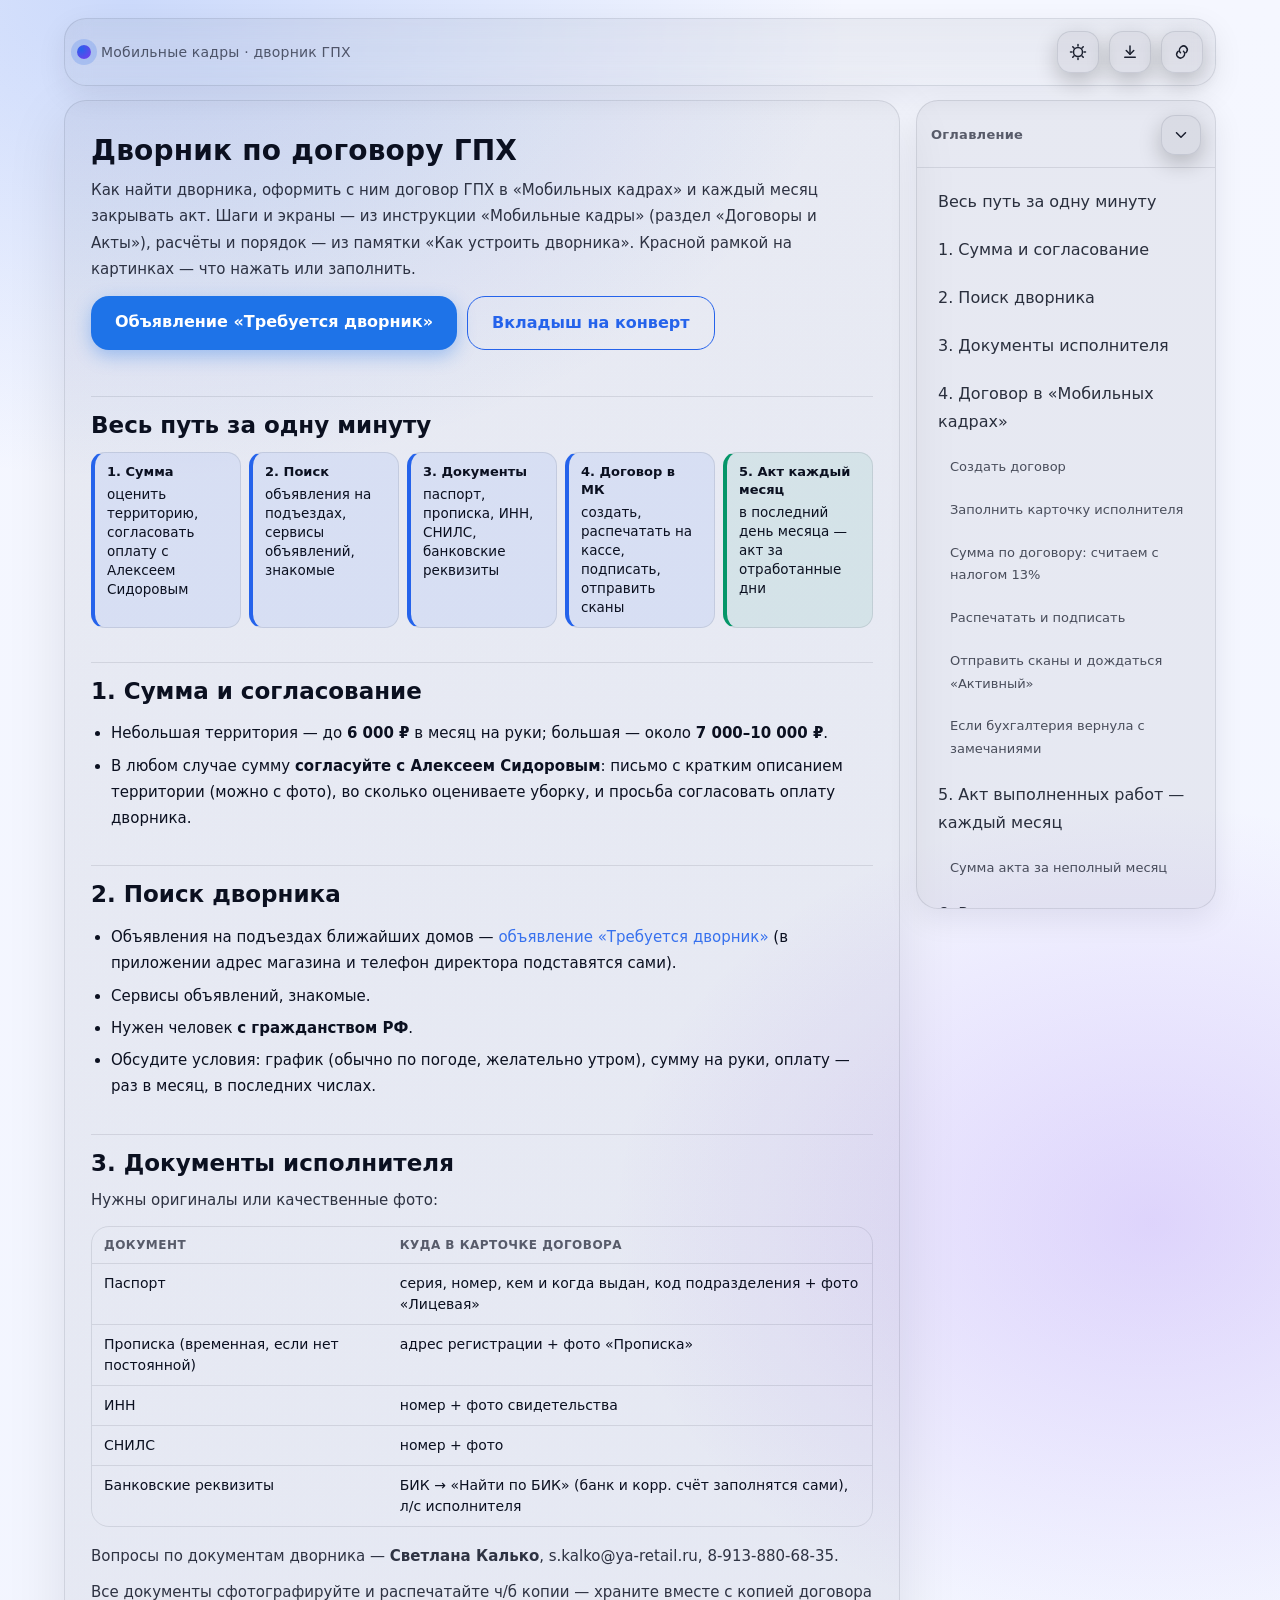
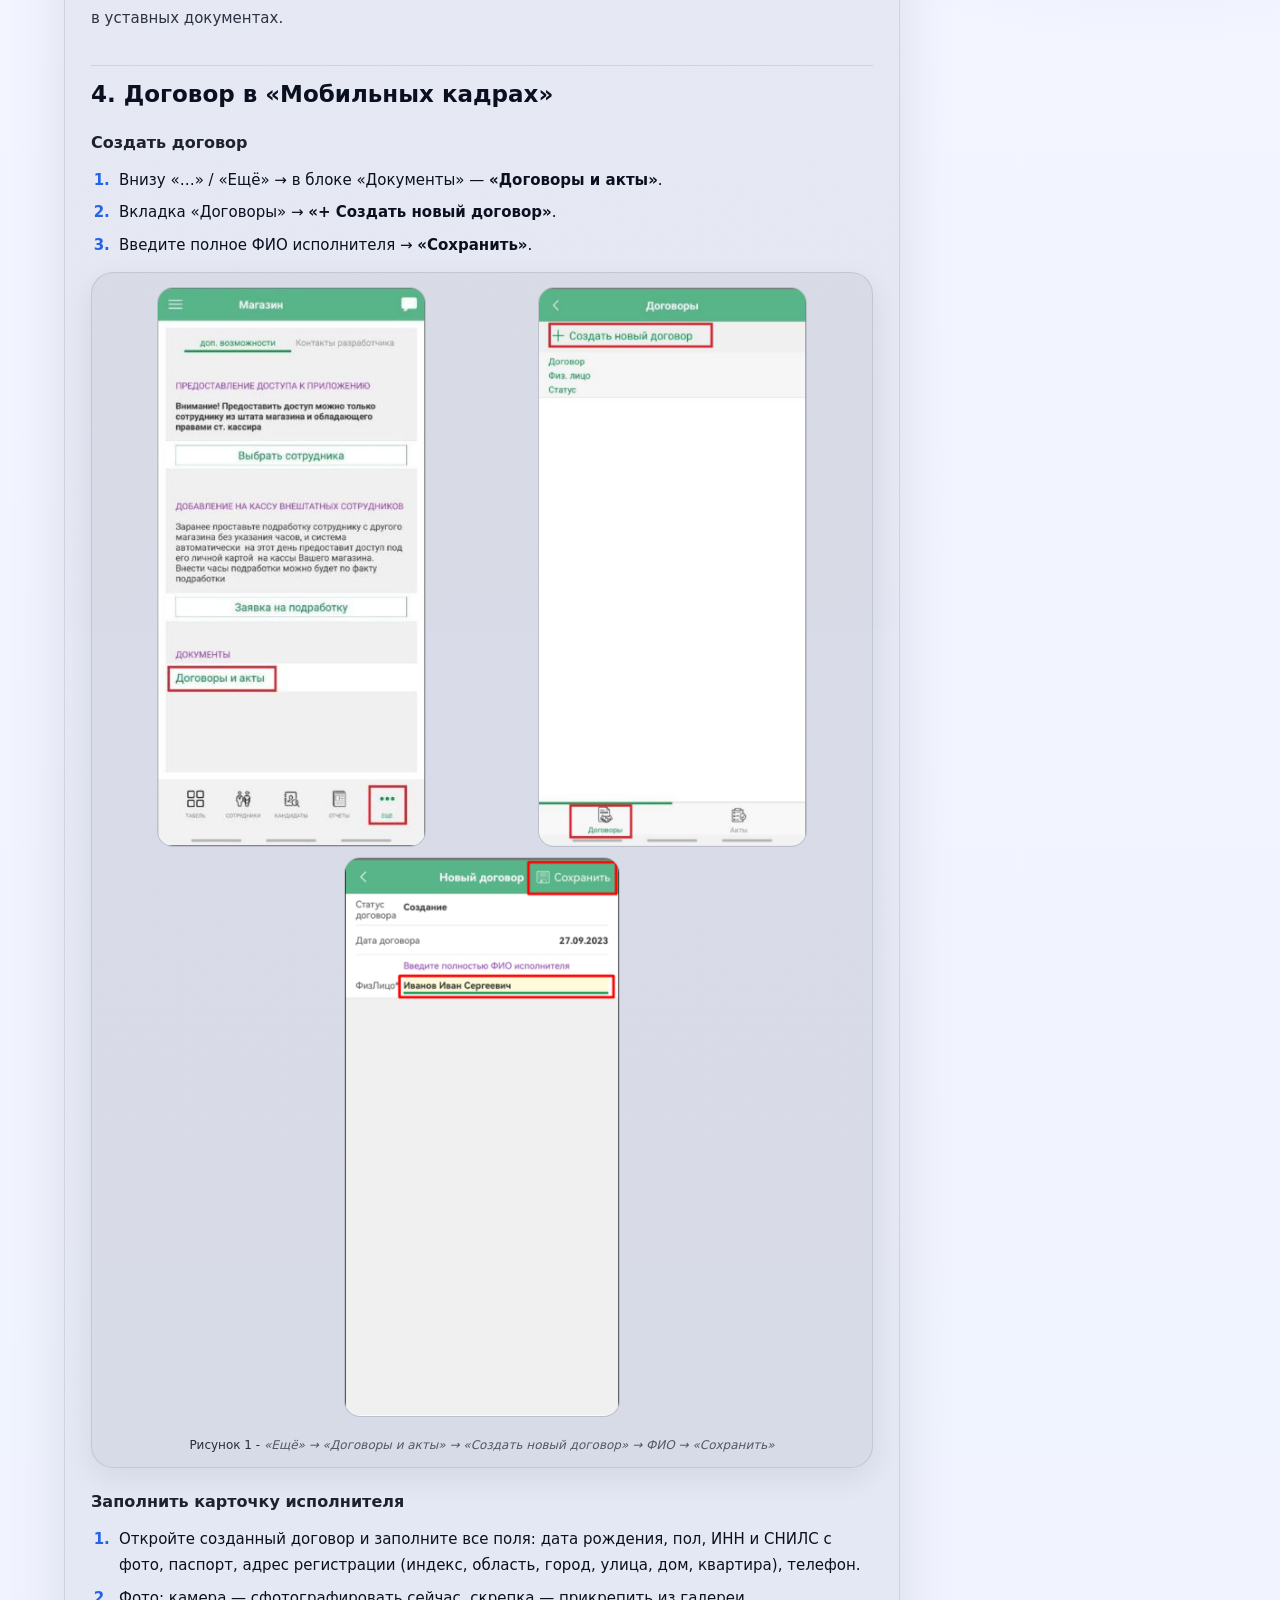
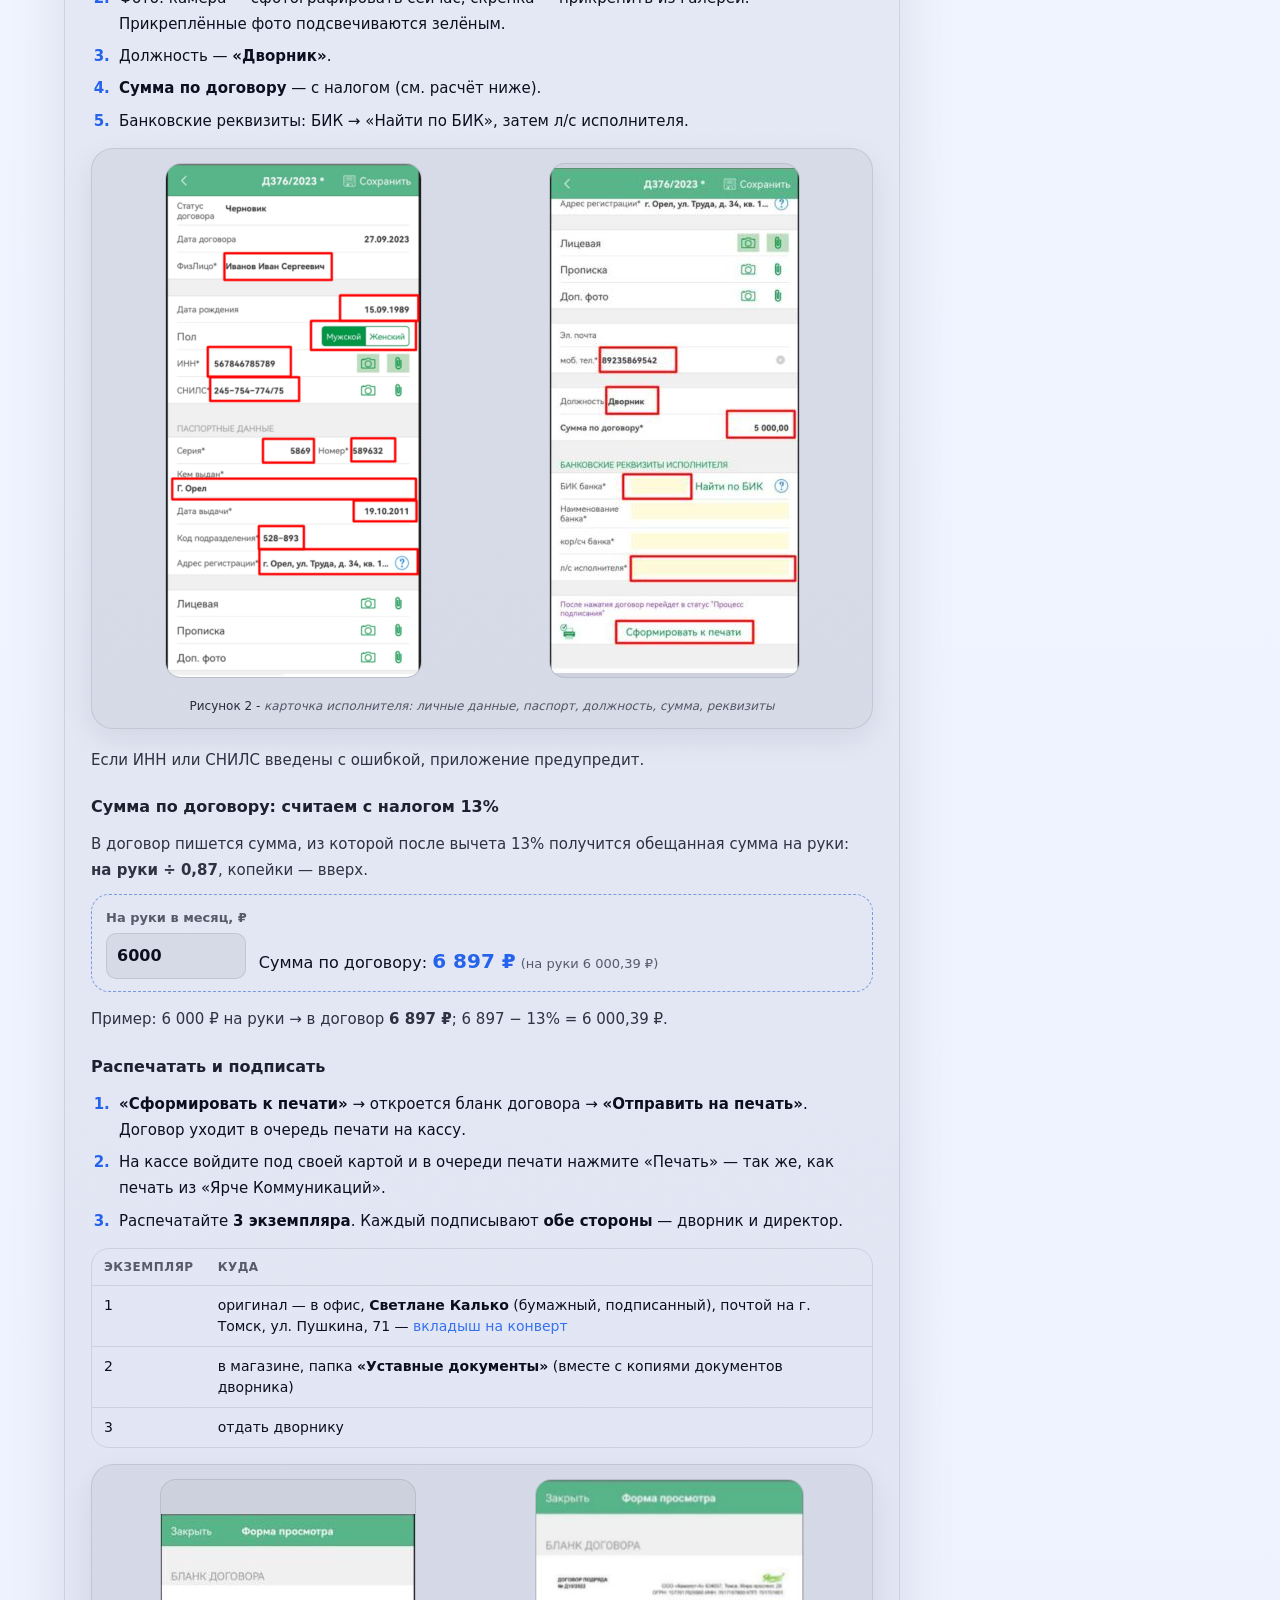
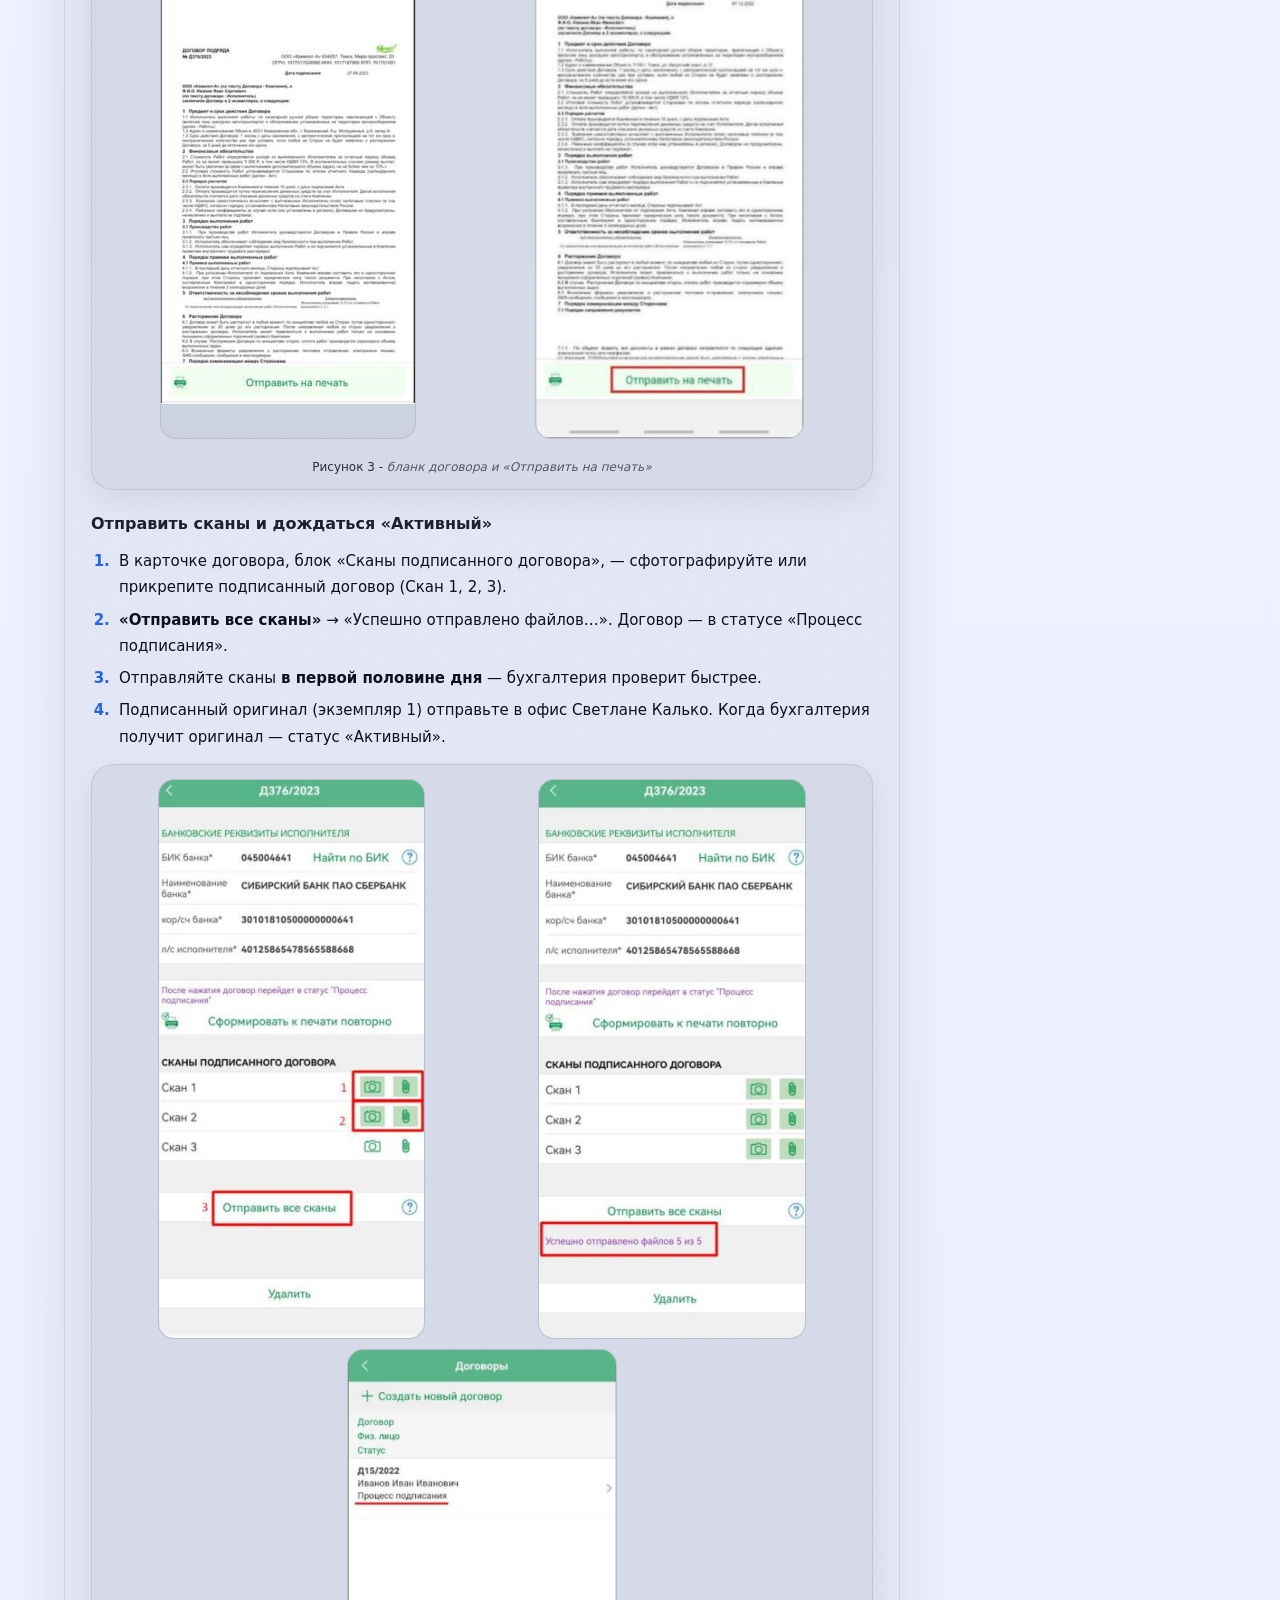
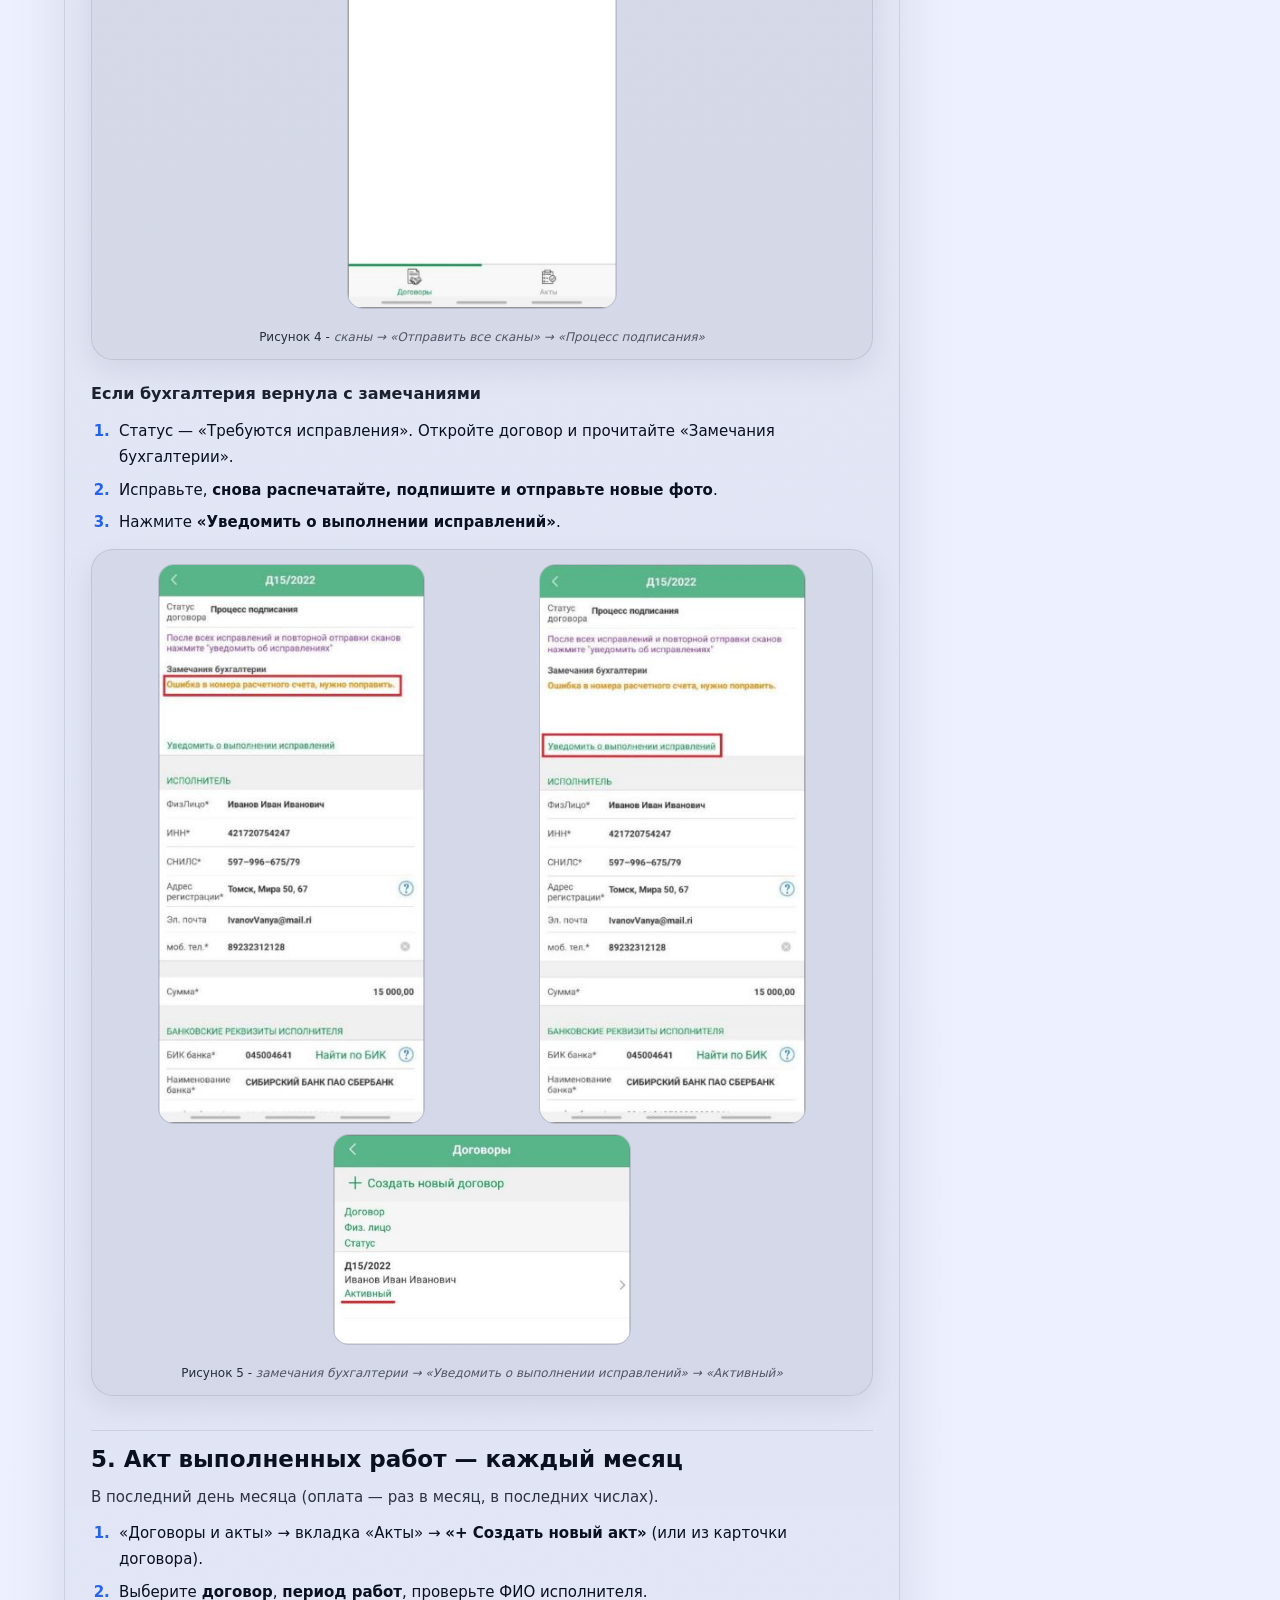
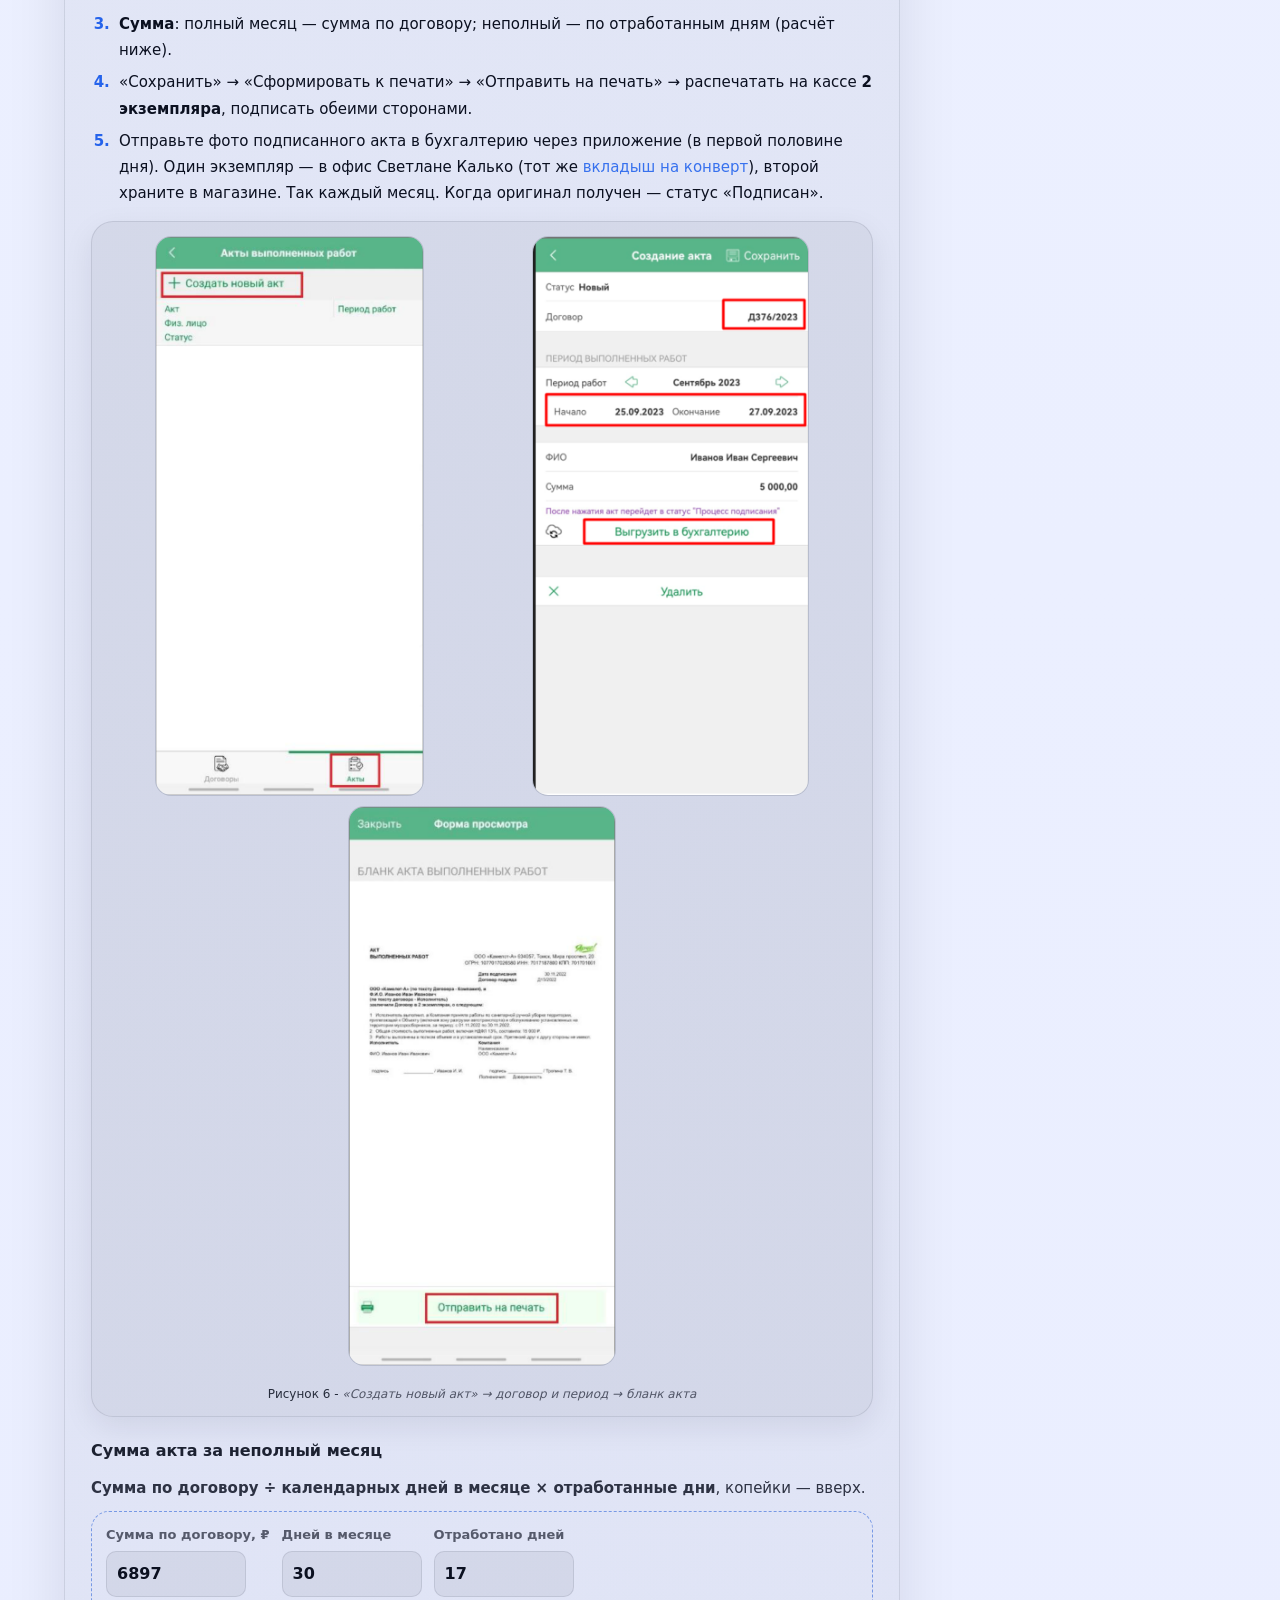
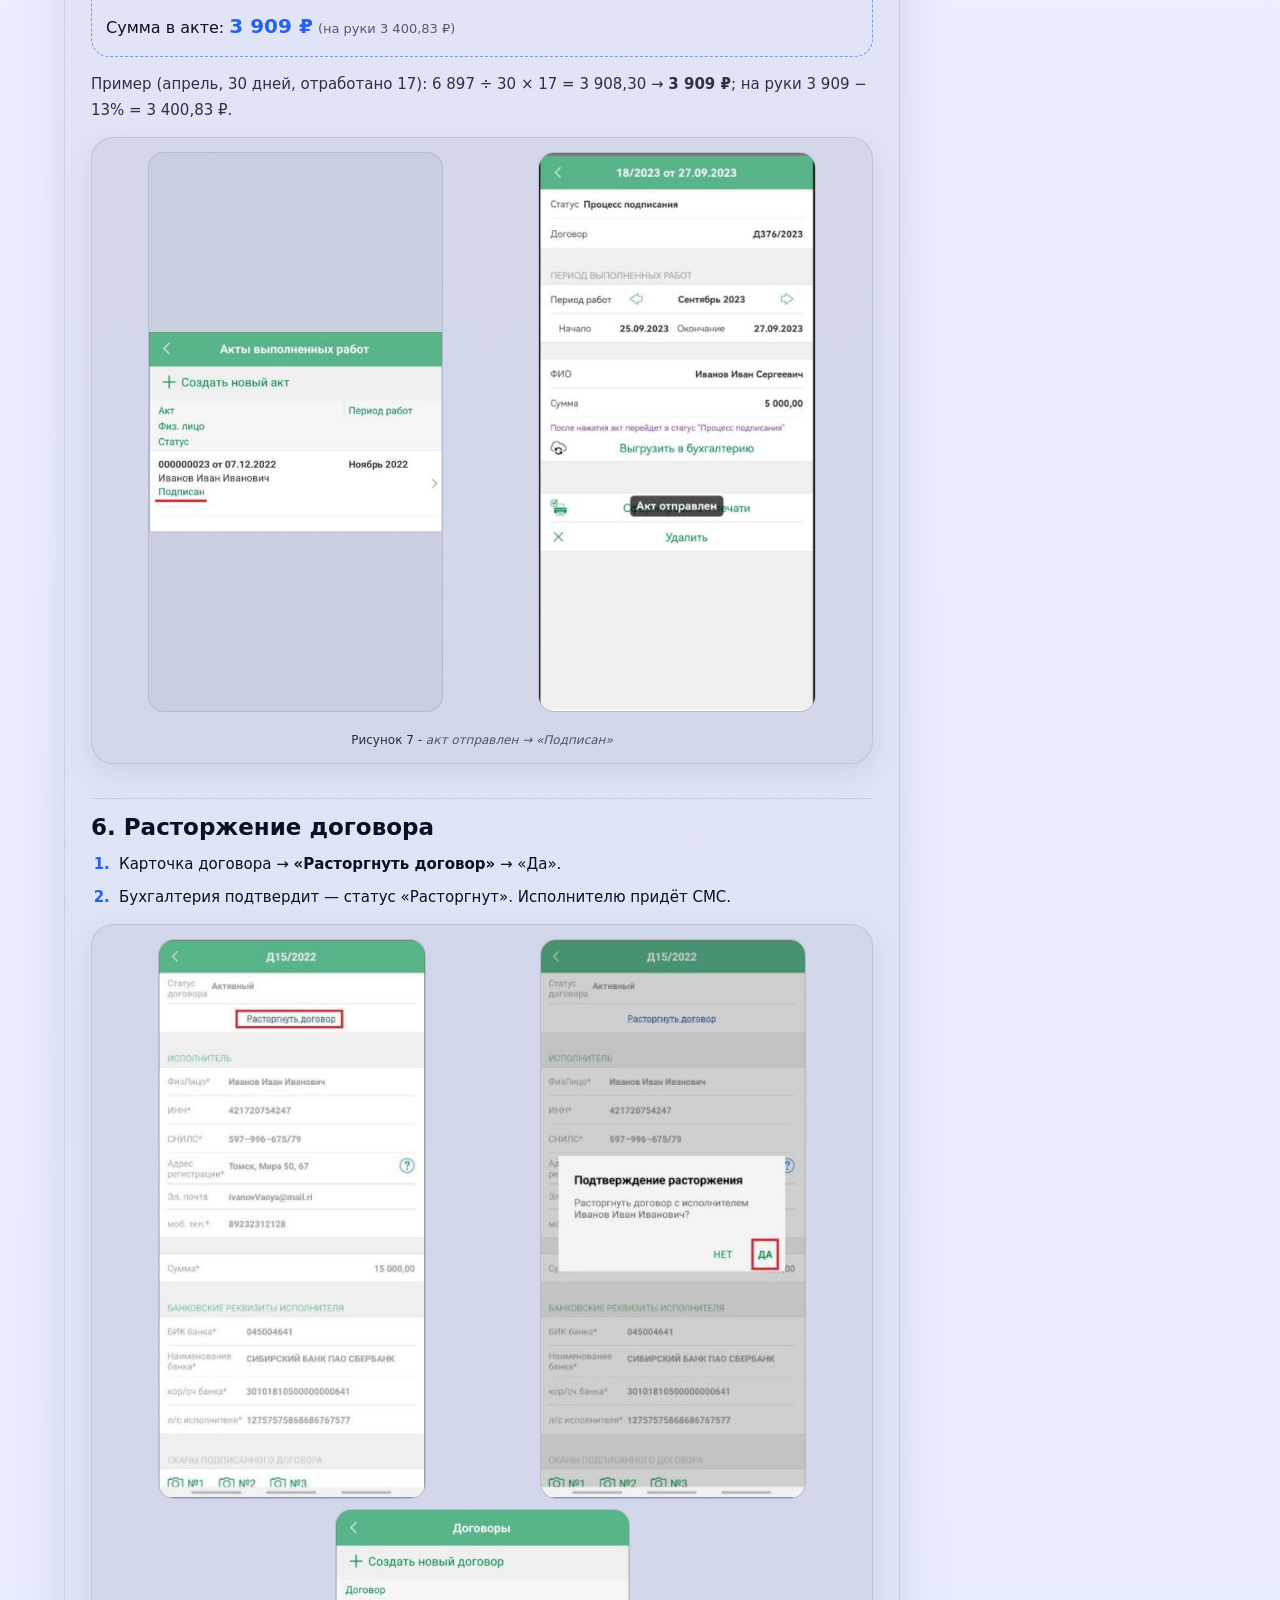
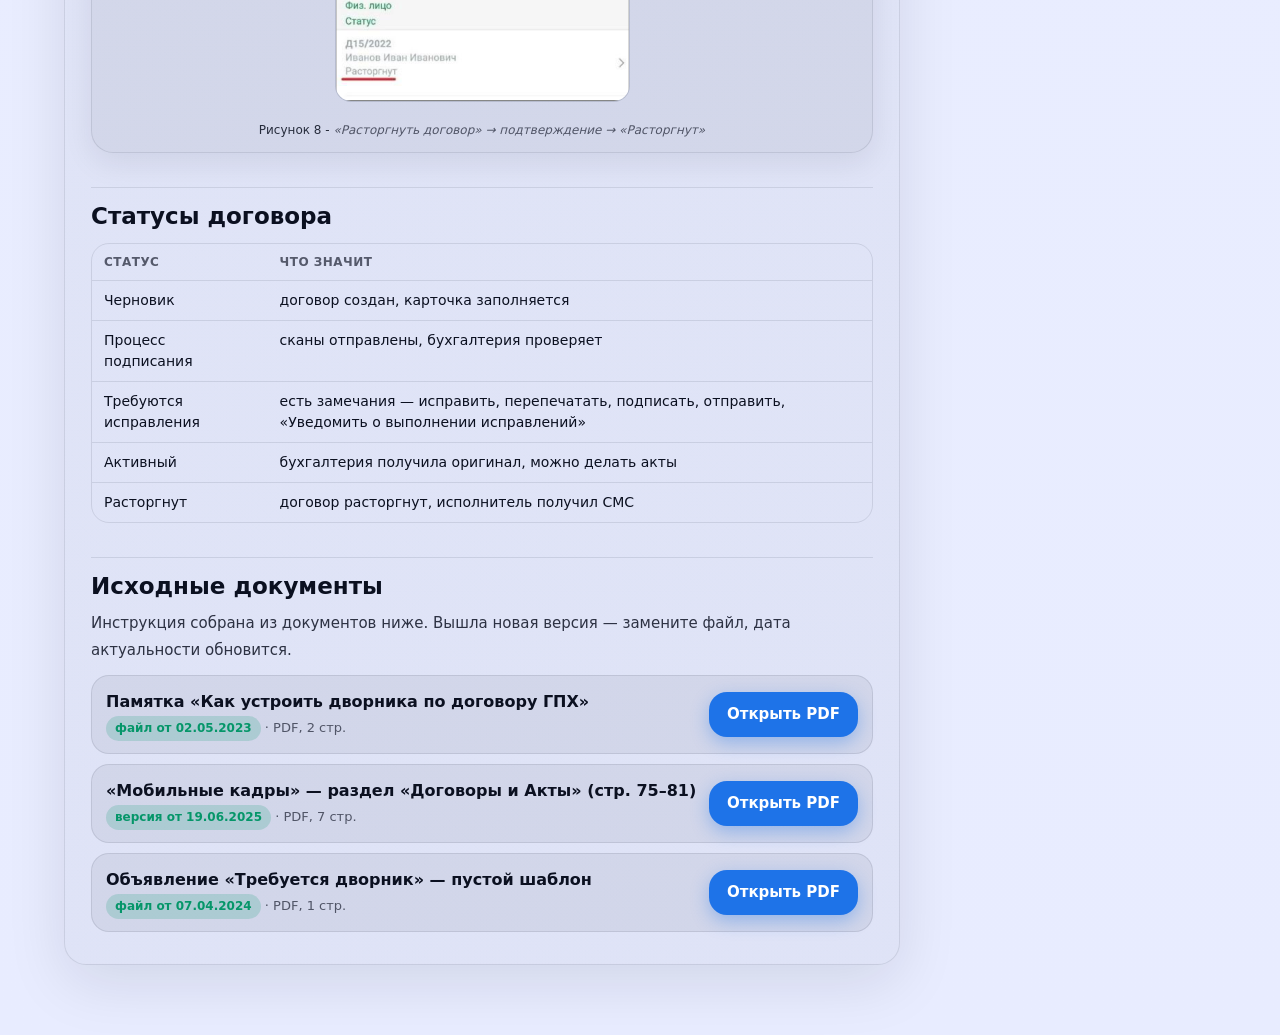
<file: miniapp/memo/pamyatka-otkrytiya/instr/dvornik/dvornik.html>
<!DOCTYPE html><html lang="ru" data-mode="auto"><head><meta charset="UTF-8"><meta name="viewport" content="width=device-width, initial-scale=1, viewport-fit=cover">
<title>Дворник по договору ГПХ</title>
<meta name="claude:viewport-fit-sides" content="cover">
<style>
    
    :root{
      /* Color tokens */
      --bg0:#050816;
      --bg1:#070b1f;
      --bg2:#0b1230;

      --card: rgba(255,255,255,.06);
      --card2: rgba(255,255,255,.08);
      --border: rgba(255,255,255,.10);

      --text:#eaf0ff;
      --muted: rgba(234,240,255,.70);

      --accent:#7dd3fc;
      --accent2:#a78bfa;
      --good:#34d399;
      --warn:#fbbf24;
      --bad:#fb7185;

      --shadow: 0 18px 60px rgba(0,0,0,.45);
      --shadow2: 0 10px 30px rgba(0,0,0,.30);

      --r-xl: 22px;
      --r-lg: 18px;
      --r-md: 14px;

      --max: 1180px;
      --content: 860px;
      --sidebar: 300px;

      --font: ui-sans-serif, system-ui, -apple-system, "Segoe UI", Roboto, "Helvetica Neue", Arial, "Noto Sans", "Liberation Sans", sans-serif;
      --mono: ui-monospace, SFMono-Regular, Menlo, Monaco, Consolas, "Liberation Mono", "Courier New", monospace;
    }

    @media (prefers-color-scheme: light){
      :root{
        --bg0:#f5f7ff;
        --bg1:#eef2ff;
        --bg2:#e8ecff;
        --card: rgba(17,24,39,.04);
        --card2: rgba(17,24,39,.06);
        --border: rgba(17,24,39,.10);
        --text:#0b1020;
        --muted: rgba(11,16,32,.65);
        --shadow: 0 18px 60px rgba(11,16,32,.10);
        --shadow2: 0 10px 30px rgba(11,16,32,.08);
        --accent:#2563eb;
        --accent2:#7c3aed;
        --good:#059669;
        --warn:#b45309;
        --bad:#be123c;
      }
    }

    *{ box-sizing:border-box; }
    html{ scroll-behavior:smooth; }
    body{
      margin:0;
      font-family: var(--font);
      color:var(--text);
      background:
        radial-gradient(1200px 800px at 10% 0%, color-mix(in oklab, var(--accent) 20%, transparent), transparent 60%),
        radial-gradient(900px 700px at 90% 10%, color-mix(in oklab, var(--accent2) 18%, transparent), transparent 60%),
        radial-gradient(900px 700px at 50% 110%, color-mix(in oklab, var(--accent) 12%, transparent), transparent 65%),
        linear-gradient(180deg, var(--bg0), var(--bg1) 40%, var(--bg2));
      min-height:100vh;
      line-height:1.75;
      -webkit-font-smoothing: antialiased;
      text-rendering: optimizeLegibility;
    }

    a{ color: color-mix(in oklab, var(--accent) 92%, white); text-decoration:none; }
    a:hover{ text-decoration:underline; }
    a:focus-visible{
      outline:2px solid color-mix(in oklab, var(--accent) 70%, transparent);
      outline-offset:3px;
      border-radius:10px;
    }

    /* Top progress bar */
    .progress{
      position:fixed;
      top:0; left:0;
      width:100%;
      height:4px;
      background: transparent;
      z-index:1000;
    }
    .progress > i{
      display:block;
      height:100%;
      width:0%;
      background: linear-gradient(90deg, var(--accent), var(--accent2));
      box-shadow: 0 0 18px color-mix(in oklab, var(--accent) 40%, transparent);
    }

    /* App shell */
    .shell{
      max-width: var(--max);
      margin: 0 auto;
      padding: 18px 14px 70px;
    }

    /* Glass header */
    .topbar{
      position:sticky;
      top: 10px;
      z-index: 20;
      display:flex;
      gap:12px;
      align-items:center;
      justify-content:space-between;
      padding: 12px 12px;
      border-radius: var(--r-xl);
      border:1px solid var(--border);
      background: linear-gradient(180deg, color-mix(in oklab, var(--card2) 100%, transparent), color-mix(in oklab, var(--card) 100%, transparent));
      backdrop-filter: blur(12px);
      box-shadow: var(--shadow2);
    }
    .brand{
      display:flex;
      gap:10px;
      align-items:center;
      min-width: 0;
    }
    .dot{
      width: 14px; height: 14px;
      border-radius: 999px;
      background: radial-gradient(circle at 30% 30%, var(--accent), var(--accent2));
      box-shadow: 0 0 0 6px color-mix(in oklab, var(--accent) 20%, transparent);
      flex: 0 0 auto;
    }
    .title{
      font-size: 14px;
      color: var(--muted);
      white-space: nowrap;
      overflow:hidden;
      text-overflow: ellipsis;
      letter-spacing: .2px;
    }
    .actions{
      display:flex;
      gap:10px;
      align-items:center;
    }
    .iconbtn{
      width: 42px;
      height: 42px;
      border-radius: 14px;
      border: 1px solid var(--border);
      background: color-mix(in oklab, var(--card2) 100%, transparent);
      color: var(--text);
      cursor: pointer;
      display:grid;
      place-items:center;
      box-shadow: 0 8px 22px rgba(0,0,0,.22);
      transition: transform .15s ease, background .15s ease, border-color .15s ease;
    }
    .iconbtn:hover{ transform: translateY(-1px); background: color-mix(in oklab, var(--card2) 120%, transparent); }
    .iconbtn:active{ transform: translateY(0px); }
    .iconbtn svg{ width: 18px; height:18px; opacity:.92; }

    /* Layout grid */
    .grid{
      display:grid;
      grid-template-columns: 1fr;
      gap: 16px;
      margin-top: 14px;
    }
    @media (min-width: 980px){
      .grid{ grid-template-columns: minmax(0, var(--content)) minmax(0, var(--sidebar)); align-items:start; }
    }

    /* Main card */
    .paper{
      border-radius: var(--r-xl);
      border:1px solid var(--border);
      background: linear-gradient(180deg, color-mix(in oklab, var(--card2) 95%, transparent), color-mix(in oklab, var(--card) 100%, transparent));
      box-shadow: var(--shadow);
      overflow:hidden;
    }
    .paper-inner{
      padding: 20px 16px 10px;
    }
    @media (min-width: 640px){
      .paper-inner{ padding: 28px 26px 14px; }
    }

    /* Headings */
    .Title{
      margin:0 0 10px;
      font-size: clamp(20px, 2.2vw, 28px);
      line-height:1.15;
      letter-spacing:.2px;
      font-weight: 820;
    }

    h4{
      margin: 20px 0 10px;
      font-size: 15px;
      font-weight: 820;
      color: color-mix(in oklab, var(--text) 92%, transparent);
      scroll-margin-top: 90px;
    }

    /* Existing text classes */
    .Content, .Content2{
      margin: 10px 0;
      font-size: 15px;
      color: color-mix(in oklab, var(--text) 92%, transparent);
    }
    .Content2{ color: color-mix(in oklab, var(--text) 84%, transparent); text-indent: 0; }
    .Content ul{
      margin: 10px 0 0;
      padding-left: 20px;
    }
    .Content li{ margin: 6px 0; }

    /* "ForInformation" as info callout */
    .ForInformation{
      margin: 14px 0;
      padding: 14px 14px;
      border-radius: var(--r-lg);
      border: 1px solid color-mix(in oklab, var(--accent) 22%, var(--border));
      background: linear-gradient(180deg,
        color-mix(in oklab, var(--accent) 14%, transparent),
        color-mix(in oklab, var(--accent2) 10%, transparent));
      color: color-mix(in oklab, var(--text) 86%, transparent);
      box-shadow: 0 12px 30px rgba(0,0,0,.18);
      font-style: italic;
    }

    /* Automatic warning callout: any .Content containing strong "Внимание!" */
    .Content:has(strong){
      /* keep normal unless the first strong is "Внимание!" */
    }
    .Content:has(strong:first-child){
      padding: 14px 14px;
      border-radius: var(--r-lg);
      border: 1px solid color-mix(in oklab, var(--bad) 26%, var(--border));
      border-left: 5px solid color-mix(in oklab, var(--bad) 55%, transparent);
      background: linear-gradient(180deg,
        color-mix(in oklab, var(--bad) 12%, transparent),
        color-mix(in oklab, var(--bad) 7%, transparent));
      box-shadow: 0 12px 30px rgba(0,0,0,.18);
    }
    .Content:has(strong:first-child) strong:first-child{
      color: color-mix(in oklab, var(--bad) 82%, white);
    }

    /* Figures */
    .article{ counter-reset: fig; }
    figure.figure{
      counter-increment: fig;
      margin: 14px 0 18px;
      padding: 14px;
      border-radius: var(--r-xl);
      border: 1px solid var(--border);
      background: color-mix(in oklab, var(--card2) 100%, transparent);
      box-shadow: var(--shadow2);
    }
    figure.figure img{
      width: 100%;
      height:auto;
      display:block;
      border-radius: 16px;
      border: 1px solid color-mix(in oklab, var(--border) 100%, transparent);
      background: color-mix(in oklab, var(--card) 100%, transparent);
      cursor: zoom-in;
    }
    figure.figure figcaption{
      margin-top: 10px;
      font-size: 12px;
      line-height:1.35;
      color: var(--muted);
      font-style: italic;
      text-align:center;
    }
    figure.figure figcaption::before{
      content: "Рисунок " counter(fig) " - ";
      color: color-mix(in oklab, var(--text) 86%, transparent);
      font-style: normal;
    }

    /* Figure2 style for multiple images in one figure */
    figure.figure2{
      counter-increment: fig;
      margin: 14px 0 18px;
      padding: 14px;
      border-radius: var(--r-xl);
      border: 1px solid var(--border);
      background: color-mix(in oklab, var(--card2) 100%, transparent);
      box-shadow: var(--shadow2);
      display: flex;
      flex-wrap: wrap;
      justify-content: center;
      gap: 10px;
    }
    figure.figure2 img{
      max-width: 100%;
      height: auto;
      display: inline-block;
      border-radius: 16px;
      border: 1px solid color-mix(in oklab, var(--border) 100%, transparent);
      background: color-mix(in oklab, var(--card) 100%, transparent);
      cursor: zoom-in;
    }
    figure.figure2 figcaption{
      width: 100%;
      margin-top: 10px;
      font-size: 12px;
      line-height:1.35;
      color: var(--muted);
      font-style: italic;
      text-align:center;
    }
    figure.figure2 figcaption::before{
      content: "Рисунок " counter(fig) " - ";
      color: color-mix(in oklab, var(--text) 86%, transparent);
      font-style: normal;
    }

    /* Sidebar TOC */
    .side{
      position: relative;
    }
    .panel{
      border-radius: var(--r-xl);
      border: 1px solid var(--border);
      background: color-mix(in oklab, var(--card2) 100%, transparent);
      box-shadow: var(--shadow2);
      overflow:hidden;
    }
    .panel .head{
      padding: 14px 14px 12px;
      border-bottom: 1px solid var(--border);
      display:flex;
      gap:10px;
      align-items:center;
      justify-content:space-between;
    }
    .panel .head .h{
      font-size: 13px;
      letter-spacing: .25px;
      color: var(--muted);
      font-weight: 750;
    }
    .panel .body{
      padding: 10px 10px 12px;
      max-height: calc(100vh - 160px);
      overflow:auto;
      scrollbar-width: thin;
      scrollbar-color: color-mix(in oklab, var(--accent) 45%, transparent) transparent;
    }
    .panel .body::-webkit-scrollbar{ width: 10px; }
    .panel .body::-webkit-scrollbar-thumb{
      background: color-mix(in oklab, var(--accent) 30%, transparent);
      border-radius: 999px;
      border: 3px solid transparent;
      background-clip: content-box;
    }

    .toclist{ list-style:none; margin:0; padding:0; }
    .toclist a{
      display:block;
      padding: 9px 10px;
      border-radius: 12px;
      color: color-mix(in oklab, var(--text) 86%, transparent);
      border: 1px solid transparent;
      text-decoration:none;
      transition: background .15s ease, border-color .15s ease, transform .15s ease;
    }
    .toclist a:hover{
      background: color-mix(in oklab, var(--card2) 110%, transparent);
      border-color: color-mix(in oklab, var(--border) 120%, transparent);
      transform: translateY(-1px);
    }
    .toclist a[data-level="4"]{
      padding-left: 22px;
      color: color-mix(in oklab, var(--text) 72%, transparent);
      font-size: 13px;
    }
    .toclist a.is-active{
      background: linear-gradient(180deg,
        color-mix(in oklab, var(--accent) 18%, transparent),
        color-mix(in oklab, var(--accent2) 12%, transparent));
      border-color: color-mix(in oklab, var(--accent) 22%, var(--border));
      color: var(--text);
    }

    /* Mobile TOC (accordion) */
    .mobiletoc{
      display:block;
      margin-top: 14px;
    }
    @media (min-width: 980px){
      .mobiletoc{ display:none; }
    }
    .mobiletoc details{
      border-radius: var(--r-xl);
      border: 1px solid var(--border);
      background: color-mix(in oklab, var(--card2) 100%, transparent);
      box-shadow: var(--shadow2);
      overflow:hidden;
    }
    .mobiletoc summary{
      list-style:none;
      cursor:pointer;
      padding: 14px 14px;
      color: var(--muted);
      font-weight: 750;
      display:flex;
      align-items:center;
      justify-content:space-between;
    }
    .mobiletoc summary::-webkit-details-marker{ display:none; }
    .mobiletoc summary .chev{ opacity:.8; transition: transform .15s ease; }
    .mobiletoc details[open] summary .chev{ transform: rotate(180deg); }
    .mobiletoc .body{ padding: 8px 10px 12px; }

    /* Hide old TOC block from the original HTML */
    nav.toc-old{ display:none !important; }

    /* Floating "to top" */
    .totop{
      position: fixed;
      right: 14px;
      bottom: 80px;
      z-index: 30;
      width: 44px;
      height: 44px;
      border-radius: 16px;
      border: 1px solid var(--border);
      background: color-mix(in oklab, var(--card2) 100%, transparent);
      box-shadow: var(--shadow2);
      display:grid;
      place-items:center;
      cursor:pointer;
      opacity: 0;
      transform: translateY(10px);
      transition: opacity .18s ease, transform .18s ease;
    }
    .totop.show{
      opacity: 1;
      transform: translateY(0);
    }
    .totop svg{ width: 18px; height: 18px; opacity:.92; }

    /* Lightbox */
    .lb{
      position:fixed;
      inset:0;
      background: rgba(0,0,0,.72);
      display:none;
      place-items:center;
      padding: 18px;
      z-index: 2000;
    }
    .lb.show{ display:grid; }
    .lb .wrap{
      max-width: min(1100px, 96vw);
      max-height: 90vh;
      display:grid;
      gap: 10px;
      align-items:center;
      justify-items:center;
    }
    .lb img{
      max-width: 100%;
      max-height: 84vh;
      border-radius: 18px;
      border: 1px solid rgba(255,255,255,.18);
      box-shadow: 0 30px 80px rgba(0,0,0,.55);
      background: rgba(255,255,255,.03);
      cursor: zoom-out;
    }
    .lb .cap{
      color: rgba(255,255,255,.78);
      font-size: 12px;
      text-align:center;
    }

    /* Reduce motion */
    @media (prefers-reduced-motion: reduce){
      html{ scroll-behavior:auto; }
      .iconbtn, .toclist a, .totop, .mobiletoc summary .chev { transition:none !important; }
    }
    .download-btn{
      display:block;
      width:fit-content;
      margin:0px auto 20px;
      background:#1e73e8;
      color:#fff !important;
      padding:14px 36px;
      border-radius:18px;
      font-size:18px;
      font-weight:600;
      text-decoration:none !important;
      box-shadow:0 6px 18px rgba(30,115,232,.35);
      transition:transform .15s ease, box-shadow .15s ease;
      text-align:center;
    }

    .download-btn:hover{
      transform:translateY(-2px);
      box-shadow:0 10px 22px rgba(30,115,232,.45);
    }

    @media (max-width: 979px){
      /* скрываем нижнее (sidebar) оглавление, оставляем верхнее mobiletoc */
      .side{ display:none; }
    }
  
    h3{margin:34px 0 10px;font-size:clamp(19px,2vw,23px);line-height:1.25;scroll-margin-top:90px;padding-top:14px;border-top:1px solid var(--border)}
    h4{font-size:16px}
    .hero{padding-bottom:6px}
    .kicker{font-size:12px;letter-spacing:.12em;text-transform:uppercase;color:var(--accent);font-weight:700}
    .hero .Title{margin-top:6px;text-wrap:balance}
    .download-btn.ghost{background:transparent;color:var(--accent)!important;border:1.5px solid var(--accent);box-shadow:none}
    .btnrow{display:flex;flex-wrap:wrap;gap:10px;margin:14px 0 6px}
    .btnrow .download-btn{margin:0;font-size:16px;padding:12px 24px}
    ol.steps{margin:10px 0 14px;padding-left:24px;font-size:15px}
    ol.steps li{margin:6px 0;padding-left:4px}
    ol.steps li::marker{font-weight:800;color:var(--accent)}
    ol.steps.um li::marker{color:var(--accent)} ol.steps.emp li::marker{color:var(--good)}
    .cols{display:grid;grid-template-columns:1fr;gap:14px;margin:10px 0}
    @media(min-width:700px){.cols{grid-template-columns:1fr 1fr}}
    .col{min-width:0;border:1px solid var(--border);border-radius:var(--r-lg);padding:12px 14px;background:color-mix(in oklab,var(--card2) 100%,transparent)}
    .tag{display:inline-block;font-size:12px;font-weight:800;letter-spacing:.06em;text-transform:uppercase;padding:3px 10px;border-radius:999px;background:color-mix(in oklab,var(--accent) 18%,transparent);color:var(--accent)}
    .table-wrap{overflow-x:auto;margin:12px 0 16px;border:1px solid var(--border);border-radius:var(--r-lg)}
    table{border-collapse:collapse;width:100%;font-size:14px;line-height:1.5}
    th,td{text-align:left;vertical-align:top;padding:9px 12px;border-bottom:1px solid var(--border)}
    th{font-size:12px;letter-spacing:.04em;text-transform:uppercase;color:var(--muted);background:color-mix(in oklab,var(--card2) 140%,transparent)}
    tr:last-child td{border-bottom:0}
    .mono{font-family:var(--mono);font-size:.92em;padding:1px 6px;border-radius:6px;background:var(--card2);border:1px solid var(--border);white-space:nowrap}
    .who{display:inline-block;font-size:12px;font-weight:800;padding:2px 9px;border-radius:999px;white-space:nowrap}
    .who.um{background:color-mix(in oklab,var(--accent) 18%,transparent);color:var(--accent)}
    .who.emp{background:color-mix(in oklab,var(--good) 18%,transparent);color:var(--good)}
    .flow{display:grid;grid-template-columns:1fr;gap:8px;margin:12px 0 16px}
    @media(min-width:760px){.flow{grid-template-columns:repeat(5,1fr)}}
    .fstep{border-radius:14px;padding:10px 12px;border:1px solid var(--border);display:flex;flex-direction:column;gap:4px;font-size:13.5px;line-height:1.4;min-width:0}
    .fstep b{font-size:13px}
    .fstep.um{border-left:4px solid var(--accent);background:color-mix(in oklab,var(--accent) 8%,transparent)}
    .fstep.emp{border-left:4px solid var(--good);background:color-mix(in oklab,var(--good) 8%,transparent)}
    .sample{margin:12px 0;padding:12px 14px;border-radius:var(--r-lg);border:1px dashed var(--border);font-size:14px;line-height:1.6}
    .sample .tag{margin-bottom:6px}
    ul.links{padding-left:20px;font-size:15px} ul.links li{margin:6px 0}
    figure.figure img.narrow{width:auto;max-width:min(100%,560px);margin:0 auto}
    figure.figure2 img{max-width:calc(50% - 6px);width:auto;max-height:440px;object-fit:contain}
    figure.phone img{max-height:560px;max-width:calc(50% - 6px);width:auto;margin:0 auto}
    figure.figure.phone img{max-width:300px}
    .col figure.figure{margin:10px 0 0;padding:8px}
    .stop{margin:14px 0;padding:14px 16px;border-radius:var(--r-lg);border:2px solid #dc2626;background:color-mix(in oklab,#dc2626 12%,transparent);color:var(--text);font-size:15px;line-height:1.55;break-inside:avoid}
    .stop b{color:#dc2626;font-size:16px;letter-spacing:.02em}
    .stop u{text-decoration:underline;text-decoration-color:#dc2626;text-decoration-thickness:2px;text-underline-offset:3px}
    .redu{color:#dc2626;text-decoration:underline;text-decoration-thickness:2px;text-underline-offset:3px}
    .cases{display:grid;grid-template-columns:1fr;gap:10px;margin:12px 0}
    @media(min-width:760px){.cases{grid-template-columns:1fr 1fr}}
    .case{min-width:0;border:1px solid var(--border);border-left:5px solid var(--accent2);border-radius:var(--r-lg);padding:10px 14px;background:color-mix(in oklab,var(--accent2) 6%,transparent);break-inside:avoid}
    figure.figure2.four img{max-width:calc(25% - 8px)}
    .printtoc{display:none}
    .calc{display:flex;flex-wrap:wrap;gap:12px;align-items:flex-end;margin:10px 0 14px;padding:12px 14px;border-radius:var(--r-lg);border:1.5px dashed color-mix(in oklab,var(--accent) 50%,var(--border))}
    .calc label{display:flex;flex-direction:column;gap:4px;font-size:13px;color:var(--muted);font-weight:600}
    .calc input{font:inherit;font-size:16px;width:140px;padding:8px 10px;border-radius:10px;border:1px solid var(--border);background:var(--card2);color:var(--text)}
    .calc .res{font-size:16px;min-width:0}.calc .res b{font-size:20px;color:var(--accent)}
    .muted{color:var(--muted);font-size:13px}
    @media print{.calc input{border:1px solid #999}}
    .srcdocs{display:grid;gap:10px;margin:12px 0 18px}
    .srcdoc{display:flex;flex-wrap:wrap;align-items:center;justify-content:space-between;gap:10px;padding:12px 14px;border-radius:var(--r-lg);border:1px solid var(--border);background:color-mix(in oklab,var(--card2) 100%,transparent)}
    .srcdoc .nm{font-weight:700;min-width:0}
    .srcdoc .meta{font-size:13px;color:var(--muted)}
    .srcdoc .ver{display:inline-block;font-size:12px;font-weight:800;padding:2px 9px;border-radius:999px;background:color-mix(in oklab,var(--good) 18%,transparent);color:var(--good)}
    .srcdoc a.download-btn{margin:0;font-size:15px;padding:9px 18px}
    @media print{.srcblock{display:none!important}}

    @media (max-width:640px){
      .table-wrap table,.table-wrap tbody,.table-wrap tr,.table-wrap td{display:block;width:auto}
      .table-wrap thead{display:none}
      .table-wrap tr{padding:8px 0;border-bottom:1px solid var(--border)}
      .table-wrap tr:last-child{border-bottom:0}
      .table-wrap td{border:0;padding:3px 12px}
      .table-wrap td:first-child{font-weight:700}
      figure.figure2 img{max-width:100%;max-height:none}
    }
    @media print{
      @page{size:A4;margin:12mm 12mm 14mm}
      :root{--bg0:#fff;--bg1:#fff;--bg2:#fff;--card:#f6f7fb;--card2:#f1f3f9;--border:#d8dce8;--text:#111;--muted:#555;--accent:#1d4ed8;--accent2:#6d28d9;--bad:#be123c;--shadow:none;--shadow2:none;--good:#047857}
      body{background:#fff!important;font-size:11.5px;line-height:1.42}
      .Content,.Content2,ol.steps{font-size:11.5px;margin:5px 0}
      ol.steps li{margin:3px 0;break-inside:avoid}
      ol.steps{break-inside:avoid}
      h4 + ol.steps, h4 + .Content2{break-before:avoid}
      .Content:has(strong:first-child),.ForInformation{padding:8px 10px;margin:8px 0}
      table{font-size:11px} th,td{padding:5px 8px}
      thead{display:table-header-group} tr{break-inside:avoid}
      figure.figure,figure.figure2{margin:6px 0 8px;padding:6px;break-inside:avoid}
      figure figcaption{margin-top:4px}
      .progress,.topbar,.mobiletoc,.side,.totop,.lb,.btnrow{display:none!important}
      .shell{padding:0;max-width:none}.grid{display:block;margin:0}
      .paper{border:0;box-shadow:none;background:#fff;overflow:visible}.paper-inner{padding:0 3px}
      .printtoc{display:block;margin:8px 0 14px;padding:8px 12px;border:1px solid var(--border);border-radius:10px;font-size:10.5px;line-height:1.3;columns:2;column-gap:18px}
      .printtoc a{color:#1d4ed8;text-decoration:none}
      .printtoc ol{margin:2px 0;padding-left:0;list-style:none}.printtoc ol ol{padding-left:14px}.printtoc li{margin:1px 0;break-inside:avoid}
      .keep{break-inside:avoid}
      .keep.sec{margin-top:5mm}
      .table-wrap{overflow:visible!important;display:block}
      .flow,.col,.sample,.Content,.Content2,.ForInformation{break-inside:avoid}
      .flow{grid-template-columns:repeat(5,1fr)!important}
      .cols{grid-template-columns:1fr 1fr!important}
      h3{border-top:0;margin:0 0 6px;padding-top:0;font-size:17px;break-after:avoid}
      h4{margin:12px 0 5px;font-size:13px;break-after:avoid}
      .Content2:has(+ ol),.Content2:has(+ figure),.Content2:has(+ .table-wrap){break-after:avoid}
      figure.figure img{max-height:85mm;width:auto;max-width:100%;margin:0 auto}
      figure.figure img.tall{max-height:150mm}
      figure.figure2 img{max-height:70mm;max-width:calc(50% - 6px)}
      figure.phone img{max-height:95mm!important;max-width:calc(33% - 8px)!important}
      figure.figure.phone img{max-width:60mm!important}
      .ForInformation,.Content:has(strong:first-child){box-shadow:none}
      a{color:#1d4ed8}
    }
</style>
<style id="mode-overrides"></style>
</head><body>
  <div class="progress" aria-hidden="true"><i id="progressbar"></i></div>
  <div class="shell article" id="top">
    <div class="topbar">
      <div class="brand"><div class="dot" aria-hidden="true"></div><div class="title">Мобильные кадры · дворник ГПХ</div></div>
      <div class="actions">
        <button class="iconbtn" type="button" id="toggleTheme" aria-label="Переключить тему"><svg viewBox="0 0 24 24" fill="none" aria-hidden="true"><path d="M12 18a6 6 0 1 0 0-12 6 6 0 0 0 0 12Z" stroke="currentColor" stroke-width="2"></path><path d="M12 2v2M12 20v2M4 12H2M22 12h-2M5 5l1.5 1.5M17.5 17.5 19 19M19 5l-1.5 1.5M5 19l1.5-1.5" stroke="currentColor" stroke-width="2" stroke-linecap="round"></path></svg></button>
        <a class="iconbtn" href="dvornik-gph.pdf" target="_blank" aria-label="Скачать PDF" title="Скачать PDF" style="color:inherit;text-decoration:none"><svg viewBox="0 0 24 24" fill="none" aria-hidden="true"><path d="M12 4v11" stroke="currentColor" stroke-width="2" stroke-linecap="round"></path><path d="M7 10l5 5 5-5" stroke="currentColor" stroke-width="2" stroke-linecap="round" stroke-linejoin="round"></path><path d="M5 19h14" stroke="currentColor" stroke-width="2" stroke-linecap="round"></path></svg></a>
        <button class="iconbtn" type="button" id="copyLink" aria-label="Поделиться страницей"><svg viewBox="0 0 24 24" fill="none" aria-hidden="true"><path d="M10 13a5 5 0 0 1 0-7l1-1a5 5 0 0 1 7 7l-1 1" stroke="currentColor" stroke-width="2" stroke-linecap="round"></path><path d="M14 11a5 5 0 0 1 0 7l-1 1a5 5 0 0 1-7-7l1-1" stroke="currentColor" stroke-width="2" stroke-linecap="round"></path></svg></button>
      </div>
    </div>
    <div class="mobiletoc" id="mobileToc"></div>
    <div class="grid">
      <main class="paper"><div class="paper-inner">
 <div class="hero">
<h1 class="Title">Дворник по договору ГПХ</h1>
<div class="Content2">Как найти дворника, оформить с ним договор ГПХ в «Мобильных кадрах» и каждый месяц закрывать акт. Шаги и экраны — из инструкции «Мобильные кадры» (раздел «Договоры и Акты»), расчёты и порядок — из памятки «Как устроить дворника». Красной рамкой на картинках — что нажать или заполнить.</div>
<div class="btnrow">
<a class="download-btn" href="obyavlenie-dvornik-primer.pdf" target="_blank">Объявление «Требуется дворник»</a>
<a class="download-btn ghost" href="konvert-kalko-primer.pdf" target="_blank">Вкладыш на конверт</a>
</div>
</div>
<nav class="printtoc"><b>Содержание</b><ol><li><a href="#s0">Весь путь за одну минуту</a></li><li><a href="#s1">1. Сумма и согласование</a></li><li><a href="#s2">2. Поиск дворника</a></li><li><a href="#s3">3. Документы исполнителя</a></li><li><a href="#s4">4. Договор в «Мобильных кадрах»</a><ol><li><a href="#s4-1">Создать договор</a></li><li><a href="#s4-2">Заполнить карточку исполнителя</a></li><li><a href="#s4-3">Сумма по договору: считаем с налогом 13%</a></li><li><a href="#s4-4">Распечатать и подписать</a></li><li><a href="#s4-5">Отправить сканы и дождаться «Активный»</a></li><li><a href="#s4-6">Если бухгалтерия вернула с замечаниями</a></li></ol></li><li><a href="#s5">5. Акт выполненных работ — каждый месяц</a><ol><li><a href="#s5-1">Сумма акта за неполный месяц</a></li></ol></li><li><a href="#s6">6. Расторжение договора</a></li><li><a href="#s7">Статусы договора</a></li><li><a href="#src">Исходные документы</a></li></ol></nav>
<div class="keep sec"><h3 id="s0">Весь путь за одну минуту</h3></div>
<div class="flow">
<div class="fstep um"><b>1. Сумма</b><span>оценить территорию, согласовать оплату с Алексеем Сидоровым</span></div>
<div class="fstep um"><b>2. Поиск</b><span>объявления на подъездах, сервисы объявлений, знакомые</span></div>
<div class="fstep um"><b>3. Документы</b><span>паспорт, прописка, ИНН, СНИЛС, банковские реквизиты</span></div>
<div class="fstep um"><b>4. Договор в МК</b><span>создать, распечатать на кассе, подписать, отправить сканы</span></div>
<div class="fstep emp"><b>5. Акт каждый месяц</b><span>в последний день месяца — акт за отработанные дни</span></div>
</div>
<div class="keep sec"><h3 id="s1">1. Сумма и согласование</h3></div>
<ul class="links">
<li>Небольшая территория — до <b>6 000 ₽</b> в месяц на руки; большая — около <b>7 000–10 000 ₽</b>.</li>
<li>В любом случае сумму <b>согласуйте с Алексеем Сидоровым</b>: письмо с кратким описанием территории (можно с фото), во сколько оцениваете уборку, и просьба согласовать оплату дворника.</li>
</ul>
<div class="keep sec"><h3 id="s2">2. Поиск дворника</h3></div>
<ul class="links">
<li>Объявления на подъездах ближайших домов — <a href="obyavlenie-dvornik-primer.pdf" target="_blank">объявление «Требуется дворник»</a> (в приложении адрес магазина и телефон директора подставятся сами).</li>
<li>Сервисы объявлений, знакомые.</li>
<li>Нужен человек <b>с гражданством РФ</b>.</li>
<li>Обсудите условия: график (обычно по погоде, желательно утром), сумму на руки, оплату — раз в месяц, в последних числах.</li>
</ul>
<div class="keep sec"><h3 id="s3">3. Документы исполнителя</h3><div class="Content2">Нужны оригиналы или качественные фото:</div></div>

<div class="table-wrap"><table><thead><tr><th>Документ</th><th>Куда в карточке договора</th></tr></thead><tbody>
<tr><td>Паспорт</td><td>серия, номер, кем и когда выдан, код подразделения + фото «Лицевая»</td></tr>
<tr><td>Прописка (временная, если нет постоянной)</td><td>адрес регистрации + фото «Прописка»</td></tr>
<tr><td>ИНН</td><td>номер + фото свидетельства</td></tr>
<tr><td>СНИЛС</td><td>номер + фото</td></tr>
<tr><td>Банковские реквизиты</td><td>БИК → «Найти по БИК» (банк и корр. счёт заполнятся сами), л/с исполнителя</td></tr>
</tbody></table></div>
<div class="Content2">Вопросы по документам дворника — <b>Светлана Калько</b>, s.kalko@ya-retail.ru, 8-913-880-68-35.</div>
<div class="Content2">Все документы сфотографируйте и распечатайте ч/б копии — храните вместе с копией договора в уставных документах.</div>
<div class="keep sec"><h3 id="s4">4. Договор в «Мобильных кадрах»</h3><div class="keep"><h4 id="s4-1">Создать договор</h4></div></div>

<ol class="steps">
<li>Внизу «…» / «Ещё» → в блоке «Документы» — <b>«Договоры и акты»</b>.</li>
<li>Вкладка «Договоры» → <b>«+ Создать новый договор»</b>.</li>
<li>Введите полное ФИО исполнителя → <b>«Сохранить»</b>.</li>
</ol>
<figure class="figure2 three phone"><img alt="" class="frame" src="images/mk_p75_0.jpg"/><img alt="" class="frame" src="images/mk_p75_1.png"/><img alt="" class="frame" src="images/mk_p75_2.png"/><figcaption>«Ещё» → «Договоры и акты» → «Создать новый договор» → ФИО → «Сохранить»</figcaption></figure>
<div class="keep"><h4 id="s4-2">Заполнить карточку исполнителя</h4></div>
<ol class="steps">
<li>Откройте созданный договор и заполните все поля: дата рождения, пол, ИНН и СНИЛС с фото, паспорт, адрес регистрации (индекс, область, город, улица, дом, квартира), телефон.</li>
<li>Фото: камера — сфотографировать сейчас, скрепка — прикрепить из галереи. Прикреплённые фото подсвечиваются зелёным.</li>
<li>Должность — <b>«Дворник»</b>.</li>
<li><b>Сумма по договору</b> — с налогом (см. расчёт ниже).</li>
<li>Банковские реквизиты: БИК → «Найти по БИК», затем л/с исполнителя.</li>
</ol>
<figure class="figure2 phone"><img alt="" class="frame" src="images/mk_p75_3.png"/><img alt="" class="frame" src="images/mk_p75_4.jpg"/><figcaption>карточка исполнителя: личные данные, паспорт, должность, сумма, реквизиты</figcaption></figure>
<div class="Content2">Если ИНН или СНИЛС введены с ошибкой, приложение предупредит.</div>
<div class="keep"><h4 id="s4-3">Сумма по договору: считаем с налогом 13%</h4><div class="Content2">В договор пишется сумма, из которой после вычета 13% получится обещанная сумма на руки: <b>на руки ÷ 0,87</b>, копейки — вверх.</div></div>

<div class="calc" id="calc1">
<label for="netIn">На руки в месяц, ₽<input id="netIn" min="0" step="100" type="number" value="6000"/></label>
<div class="res">Сумма по договору: <b id="grossOut">6 897 ₽</b> <span class="muted" id="grossChk"></span></div>
</div>
<div class="Content2">Пример: 6 000 ₽ на руки → в договор <b>6 897 ₽</b>; 6 897 − 13% = 6 000,39 ₽.</div>
<div class="keep"><h4 id="s4-4">Распечатать и подписать</h4></div>
<ol class="steps">
<li><b>«Сформировать к печати»</b> → откроется бланк договора → <b>«Отправить на печать»</b>. Договор уходит в очередь печати на кассу.</li>
<li>На кассе войдите под своей картой и в очереди печати нажмите «Печать» — так же, как печать из «Ярче Коммуникаций».</li>
<li>Распечатайте <b>3 экземпляра</b>. Каждый подписывают <b>обе стороны</b> — дворник и директор.</li>
</ol>
<div class="table-wrap"><table><thead><tr><th>Экземпляр</th><th>Куда</th></tr></thead><tbody>
<tr><td>1</td><td>оригинал — в офис, <b>Светлане Калько</b> (бумажный, подписанный), почтой на г. Томск, ул. Пушкина, 71 — <a href="konvert-kalko-primer.pdf" target="_blank">вкладыш на конверт</a></td></tr>
<tr><td>2</td><td>в магазине, папка <b>«Уставные документы»</b> (вместе с копиями документов дворника)</td></tr>
<tr><td>3</td><td>отдать дворнику</td></tr>
</tbody></table></div>
<ol class="steps" style="display:none">
</ol>
<figure class="figure2 phone"><img alt="" class="frame" src="images/mk_p76_9.jpg"/><img alt="" class="frame" src="images/mk_p77_0.jpg"/><figcaption>бланк договора и «Отправить на печать»</figcaption></figure>
<div class="keep"><h4 id="s4-5">Отправить сканы и дождаться «Активный»</h4></div>
<ol class="steps">
<li>В карточке договора, блок «Сканы подписанного договора», — сфотографируйте или прикрепите подписанный договор (Скан 1, 2, 3).</li>
<li><b>«Отправить все сканы»</b> → «Успешно отправлено файлов…». Договор — в статусе «Процесс подписания».</li>
<li>Отправляйте сканы <b>в первой половине дня</b> — бухгалтерия проверит быстрее.</li>
<li>Подписанный оригинал (экземпляр 1) отправьте в офис Светлане Калько. Когда бухгалтерия получит оригинал — статус «Активный».</li>
</ol>
<figure class="figure2 three phone"><img alt="" class="frame" src="images/mk_p78_0.jpg"/><img alt="" class="frame" src="images/mk_p78_5.jpg"/><img alt="" class="frame" src="images/mk_p78_1.png"/><figcaption>сканы → «Отправить все сканы» → «Процесс подписания»</figcaption></figure>
<div class="keep"><h4 id="s4-6">Если бухгалтерия вернула с замечаниями</h4></div>
<ol class="steps">
<li>Статус — «Требуются исправления». Откройте договор и прочитайте «Замечания бухгалтерии».</li>
<li>Исправьте, <b>снова распечатайте, подпишите и отправьте новые фото</b>.</li>
<li>Нажмите <b>«Уведомить о выполнении исправлений»</b>.</li>
</ol>
<figure class="figure2 three phone"><img alt="" class="frame" src="images/mk_p78_2.jpg"/><img alt="" class="frame" src="images/mk_p78_4.jpg"/><img alt="" class="frame" src="images/mk_p79_0.png"/><figcaption>замечания бухгалтерии → «Уведомить о выполнении исправлений» → «Активный»</figcaption></figure>
<div class="keep sec"><h3 id="s5">5. Акт выполненных работ — каждый месяц</h3><div class="Content2">В последний день месяца (оплата — раз в месяц, в последних числах).</div></div>

<ol class="steps">
<li>«Договоры и акты» → вкладка «Акты» → <b>«+ Создать новый акт»</b> (или из карточки договора).</li>
<li>Выберите <b>договор</b>, <b>период работ</b>, проверьте ФИО исполнителя.</li>
<li><b>Сумма</b>: полный месяц — сумма по договору; неполный — по отработанным дням (расчёт ниже).</li>
<li>«Сохранить» → «Сформировать к печати» → «Отправить на печать» → распечатать на кассе <b>2 экземпляра</b>, подписать обеими сторонами.</li>
<li>Отправьте фото подписанного акта в бухгалтерию через приложение (в первой половине дня). Один экземпляр — в офис Светлане Калько (тот же <a href="konvert-kalko-primer.pdf" target="_blank">вкладыш на конверт</a>), второй храните в магазине. Так каждый месяц. Когда оригинал получен — статус «Подписан».</li>
</ol>
<figure class="figure2 three phone"><img alt="" class="frame" src="images/mk_p79_1.png"/><img alt="" class="frame" src="images/mk_p79_3.png"/><img alt="" class="frame" src="images/mk_p79_2.png"/><figcaption>«Создать новый акт» → договор и период → бланк акта</figcaption></figure>
<div class="keep"><h4 id="s5-1">Сумма акта за неполный месяц</h4><div class="Content2"><b>Сумма по договору ÷ календарных дней в месяце × отработанные дни</b>, копейки — вверх.</div></div>

<div class="calc" id="calc2">
<label for="gIn">Сумма по договору, ₽<input id="gIn" min="0" type="number" value="6897"/></label>
<label for="dIn">Дней в месяце<input id="dIn" max="31" min="28" type="number" value="30"/></label>
<label for="wIn">Отработано дней<input id="wIn" max="31" min="0" type="number" value="17"/></label>
<div class="res">Сумма в акте: <b id="actOut">3 909 ₽</b> <span class="muted" id="actNet"></span></div>
</div>
<div class="Content2">Пример (апрель, 30 дней, отработано 17): 6 897 ÷ 30 × 17 = 3 908,30 → <b>3 909 ₽</b>; на руки 3 909 − 13% = 3 400,83 ₽.</div>
<figure class="figure2 phone"><img alt="" class="frame" src="images/mk_p80_0.png"/><img alt="" class="frame" src="images/mk_p80_1.jpg"/><figcaption>акт отправлен → «Подписан»</figcaption></figure>
<div class="keep sec"><h3 id="s6">6. Расторжение договора</h3></div>
<ol class="steps">
<li>Карточка договора → <b>«Расторгнуть договор»</b> → «Да».</li>
<li>Бухгалтерия подтвердит — статус «Расторгнут». Исполнителю придёт СМС.</li>
</ol>
<figure class="figure2 three phone"><img alt="" class="frame" src="images/mk_p81_0.jpg"/><img alt="" class="frame" src="images/mk_p81_1.jpg"/><img alt="" class="frame" src="images/mk_p81_2.png"/><figcaption>«Расторгнуть договор» → подтверждение → «Расторгнут»</figcaption></figure>
<div class="keep sec"><h3 id="s7">Статусы договора</h3></div>
<div class="table-wrap"><table><thead><tr><th>Статус</th><th>Что значит</th></tr></thead><tbody>
<tr><td>Черновик</td><td>договор создан, карточка заполняется</td></tr>
<tr><td>Процесс подписания</td><td>сканы отправлены, бухгалтерия проверяет</td></tr>
<tr><td>Требуются исправления</td><td>есть замечания — исправить, перепечатать, подписать, отправить, «Уведомить о выполнении исправлений»</td></tr>
<tr><td>Активный</td><td>бухгалтерия получила оригинал, можно делать акты</td></tr>
<tr><td>Расторгнут</td><td>договор расторгнут, исполнитель получил СМС</td></tr>
</tbody></table></div>
<div class="srcblock">
<div class="keep sec"><h3 id="src">Исходные документы</h3><div class="Content2">Инструкция собрана из документов ниже. Вышла новая версия — замените файл, дата актуальности обновится.</div></div>

<div class="srcdocs">
<div class="srcdoc"><div><div class="nm">Памятка «Как устроить дворника по договору ГПХ»</div><div class="meta"><span class="ver">файл от 02.05.2023</span> · PDF, 2 стр.</div></div><a class="download-btn" href="../../../pamyatka-originaly-2/pamyatka-dvornik-gph-02.05.2023.pdf" target="_blank">Открыть PDF</a></div>
<div class="srcdoc"><div><div class="nm">«Мобильные кадры» — раздел «Договоры и Акты» (стр. 75–81)</div><div class="meta"><span class="ver">версия от 19.06.2025</span> · PDF, 7 стр.</div></div><a class="download-btn" href="../../../pamyatka-originaly-2/mk-dogovory-i-akty-19.06.2025.pdf" target="_blank">Открыть PDF</a></div>
<div class="srcdoc"><div><div class="nm">Объявление «Требуется дворник» — пустой шаблон</div><div class="meta"><span class="ver">файл от 07.04.2024</span> · PDF, 1 стр.</div></div><a class="download-btn" href="obyavlenie-dvornik-shablon.pdf" target="_blank">Открыть PDF</a></div>
</div>
</div>
<script>
          (function(){
            function fmt(n){return n.toLocaleString('ru-RU',{maximumFractionDigits:2})+' ₽'}
            function c1(){var n=+document.getElementById('netIn').value||0;var g=Math.ceil(n/0.87-1e-9);document.getElementById('grossOut').textContent=fmt(g);document.getElementById('grossChk').textContent='(на руки '+fmt(Math.round(g*0.87*100)/100)+')'}
            function c2(){var g=+document.getElementById('gIn').value||0,d=+document.getElementById('dIn').value||30,w=+document.getElementById('wIn').value||0;var a=Math.ceil(g/d*w-1e-9);document.getElementById('actOut').textContent=fmt(a);document.getElementById('actNet').textContent='(на руки '+fmt(Math.round(a*0.87*100)/100)+')'}
            ['netIn'].forEach(function(i){document.getElementById(i).addEventListener('input',c1)});
            ['gIn','dIn','wIn'].forEach(function(i){document.getElementById(i).addEventListener('input',c2)});
            c1();c2();
          })();
          </script>

      </div></main>
      <aside class="side" aria-label="Навигация">
        <div class="panel" id="desktopToc">
          <div class="head"><div class="h">Оглавление</div>
            <button class="iconbtn" type="button" id="collapseToc" aria-label="Свернуть/развернуть оглавление" style="width:40px;height:40px;border-radius:14px;"><svg viewBox="0 0 24 24" fill="none" aria-hidden="true"><path d="M6 9l6 6 6-6" stroke="currentColor" stroke-width="2" stroke-linecap="round" stroke-linejoin="round"></path></svg></button>
          </div>
          <div class="body" id="tocBody"><ul class="toclist" id="tocList"></ul></div>
        </div>
      </aside>
    </div>
  </div>
  <button class="totop" id="toTop" type="button" aria-label="Наверх"><svg viewBox="0 0 24 24" fill="none" aria-hidden="true"><path d="M12 19V5" stroke="currentColor" stroke-width="2" stroke-linecap="round"></path><path d="M6 11l6-6 6 6" stroke="currentColor" stroke-width="2" stroke-linecap="round" stroke-linejoin="round"></path></svg></button>
  <div class="lb" id="lightbox" aria-hidden="true"><div class="wrap"><img id="lbImg" alt=""><div class="cap" id="lbCap"></div></div></div>
  <script>
    function LSg(k){try{return localStorage.getItem(k)}catch(e){return null}}
    function LSs(k,v){try{localStorage.setItem(k,v)}catch(e){}}

    (function(){
      const root = document.documentElement;
      const storageKey = "ya_dv_theme";
      const btnTheme = document.getElementById("toggleTheme");
      const btnCopy = document.getElementById("copyLink");
      const progress = document.getElementById("progressbar");
      const toTop = document.getElementById("toTop");
      const tocList = document.getElementById("tocList");
      const tocBody = document.getElementById("tocBody");
      const collapseBtn = document.getElementById("collapseToc");
      const mobileTocHost = document.getElementById("mobileToc");

      // Optional theme override using simple invert of prefers. We'll simulate by toggling a class and adjusting tokens.
      const setMode = (mode) => {
        // mode: "light" | "dark" | "auto"
        root.setAttribute("data-mode", mode);
        LSs(storageKey, mode);
        // Apply token overrides:
        const styleId = "mode-overrides";
        let st = document.getElementById(styleId);
        if(!st){ st = document.createElement("style"); st.id = styleId; document.head.appendChild(st); }
        if(mode === "auto"){ st.textContent = ""; return; }
        if(mode === "dark"){
          st.textContent = `
            :root{
              --bg0:#050816; --bg1:#070b1f; --bg2:#0b1230;
              --card: rgba(255,255,255,.06);
              --card2: rgba(255,255,255,.08);
              --border: rgba(255,255,255,.10);
              --text:#eaf0ff;
              --muted: rgba(234,240,255,.70);
              --shadow: 0 18px 60px rgba(0,0,0,.45);
              --shadow2: 0 10px 30px rgba(0,0,0,.30);
              --accent:#7dd3fc; --accent2:#a78bfa;
              --good:#34d399; --warn:#fbbf24; --bad:#fb7185;
            }`;
        }else{
          st.textContent = `
            :root{
              --bg0:#f5f7ff; --bg1:#eef2ff; --bg2:#e8ecff;
              --card: rgba(17,24,39,.04);
              --card2: rgba(17,24,39,.06);
              --border: rgba(17,24,39,.10);
              --text:#0b1020;
              --muted: rgba(11,16,32,.65);
              --shadow: 0 18px 60px rgba(11,16,32,.10);
              --shadow2: 0 10px 30px rgba(11,16,32,.08);
              --accent:#2563eb; --accent2:#7c3aed;
              --good:#059669; --warn:#b45309; --bad:#be123c;
            }`;
        }
      };

      // Load saved mode
      const saved = LSg(storageKey) || "auto";
      setMode(saved);

      btnTheme.addEventListener("click", () => {
        const cur = LSg(storageKey) || "auto";
        const next = cur === "auto" ? "dark" : (cur === "dark" ? "light" : "auto");
        setMode(next);
      });

      btnCopy.addEventListener("click", async () => {
        // «Поделиться»: в приложении Telegram — окно «Переслать» Telegram; в браузере — системное меню; иначе — копия ссылки
        const url = location.href.split("#")[0], title = document.title;
        const flash = (t) => { let el = document.getElementById("shareToast"); if (!el) { el = document.createElement("div"); el.id = "shareToast";
          el.style.cssText = "position:fixed;left:50%;bottom:24px;transform:translateX(-50%);background:#16181d;color:#fff;padding:10px 16px;border-radius:12px;font:600 14px system-ui;z-index:99"; document.body.appendChild(el); }
          el.textContent = t; el.hidden = false; clearTimeout(el.t); el.t = setTimeout(() => (el.hidden = true), 2200); };
        let tg = null; try { tg = (window.parent && window.parent.Telegram && window.parent.Telegram.WebApp) || (window.Telegram && window.Telegram.WebApp); } catch (e) {}
        if (tg && tg.initData) { tg.openTelegramLink("https://t.me/share/url?url=" + encodeURIComponent(url) + "&text=" + encodeURIComponent(title)); return; }
        if (navigator.share) { try { await navigator.share({ title, url }); return; } catch (e) { if (e && e.name === "AbortError") return; } }
        try { await navigator.clipboard.writeText(url); flash("Ссылка скопирована"); } catch (e) { flash(url); }
      });

      // Build TOC from headings (h3/h4) – no new visible text beyond "Оглавление"
      const headings = [...document.querySelectorAll("main.paper h3[id], main.paper h4[id]")];
      const makeLink = (h) => {
        const a = document.createElement("a");
        a.href = "#" + h.id;
        a.textContent = h.textContent.trim();
        a.dataset.level = h.tagName === "H4" ? "4" : "3";
        return a;
      };

      const ul = tocList;
      headings.forEach(h => {
        const li = document.createElement("li");
        li.appendChild(makeLink(h));
        ul.appendChild(li);
      });

      // Mobile TOC
      const details = document.createElement("details");
      const summary = document.createElement("summary");
      summary.innerHTML = `<span>Оглавление</span><span class="chev" aria-hidden="true">
        <svg viewBox="0 0 24 24" width="18" height="18" fill="none"><path d="M6 9l6 6 6-6" stroke="currentColor" stroke-width="2" stroke-linecap="round" stroke-linejoin="round"/></svg>
      </span>`;
      const body = document.createElement("div");
      body.className = "body";
      const ul2 = document.createElement("ul");
      ul2.className = "toclist";
      headings.forEach(h => {
        const li = document.createElement("li");
        const a = makeLink(h);
        a.dataset.level = h.tagName === "H4" ? "4" : "3";
        li.appendChild(a);
        ul2.appendChild(li);
      });
      body.appendChild(ul2);
      details.appendChild(summary);
      details.appendChild(body);
      mobileTocHost.innerHTML = '';
      mobileTocHost.appendChild(details);

      // Active heading highlighting
      const observer = new IntersectionObserver((entries)=>{
        entries.forEach(e=>{
          const id = e.target.id;
          // For mobile: multiple links with same href; highlight all
          document.querySelectorAll(`a[href="#${CSS.escape(id)}"]`).forEach(a => {
            if(e.isIntersecting) a.classList.add("is-active");
            else a.classList.remove("is-active");
          });
        });
      }, { rootMargin: "-40% 0px -55% 0px", threshold: 0.01 });

      headings.forEach(h => observer.observe(h));

      // Collapse TOC body
      let collapsed = false;
      collapseBtn.addEventListener("click", ()=>{
        collapsed = !collapsed;
        tocBody.style.display = collapsed ? "none" : "block";
      });

      // Reading progress + toTop
      const onScroll = ()=>{
        const doc = document.documentElement;
        const max = doc.scrollHeight - doc.clientHeight;
        const p = max > 0 ? (doc.scrollTop / max) * 100 : 0;
        progress.style.width = p.toFixed(2) + "%";
        if(doc.scrollTop > 600) toTop.classList.add("show");
        else toTop.classList.remove("show");
      };
      window.addEventListener("scroll", onScroll, {passive:true});
      onScroll();

      toTop.addEventListener("click", ()=> window.scrollTo({top:0, behavior:"smooth"}));

      // Image lightbox (no text changes)
      const lb = document.getElementById("lightbox");
      const lbImg = document.getElementById("lbImg");
      const lbCap = document.getElementById("lbCap");
      document.querySelectorAll("figure.figure img, figure.figure2 img").forEach(img=>{
        img.addEventListener("click", ()=>{
          lbImg.src = img.currentSrc || img.src;
          const cap = img.closest("figure")?.querySelector("figcaption")?.textContent?.trim() || "";
          lbCap.textContent = cap;
          lb.classList.add("show");
          lb.setAttribute("aria-hidden", "false");
        });
      });
      const closeLb = ()=>{
        lb.classList.remove("show");
        lb.setAttribute("aria-hidden", "true");
        lbImg.removeAttribute("src");
      };
      lb.addEventListener("click", closeLb);
      window.addEventListener("keydown", (e)=>{ if(e.key==="Escape") closeLb(); });
    })();
  </script>
</body></html>
</file>
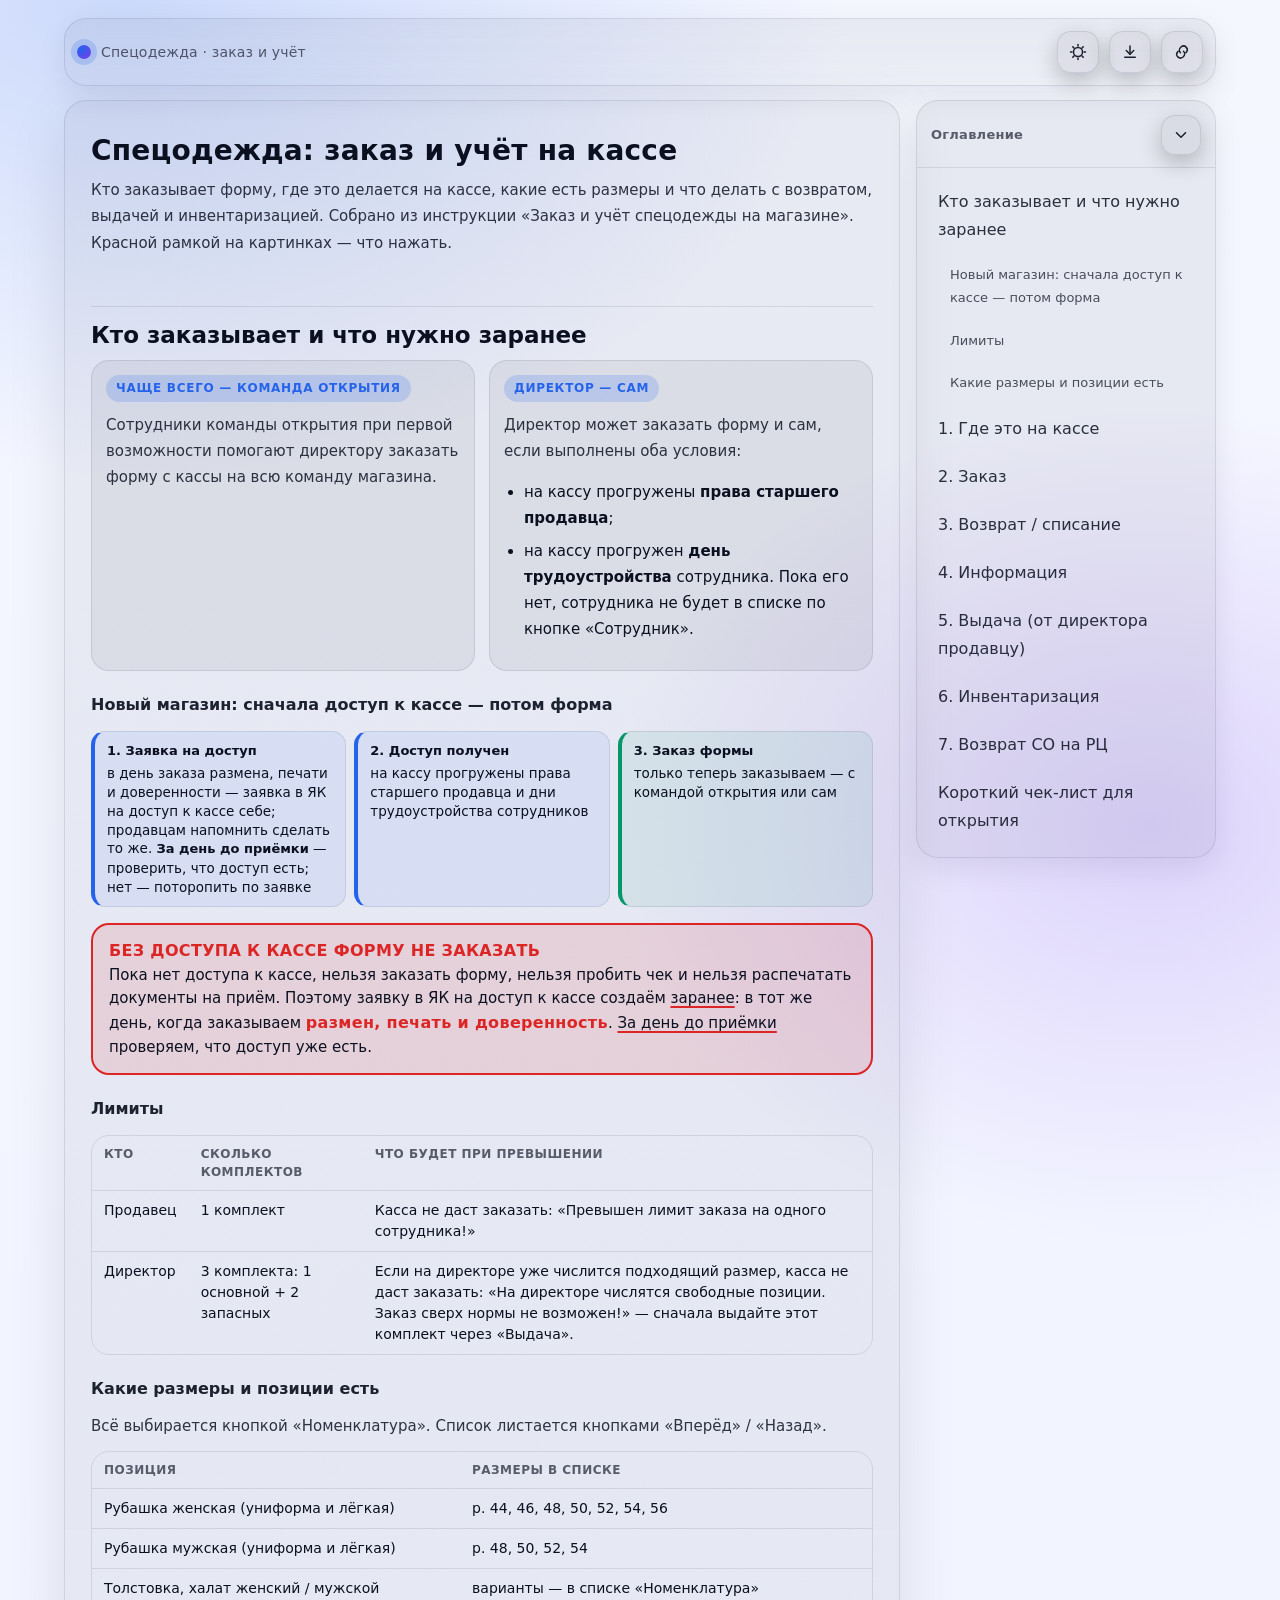
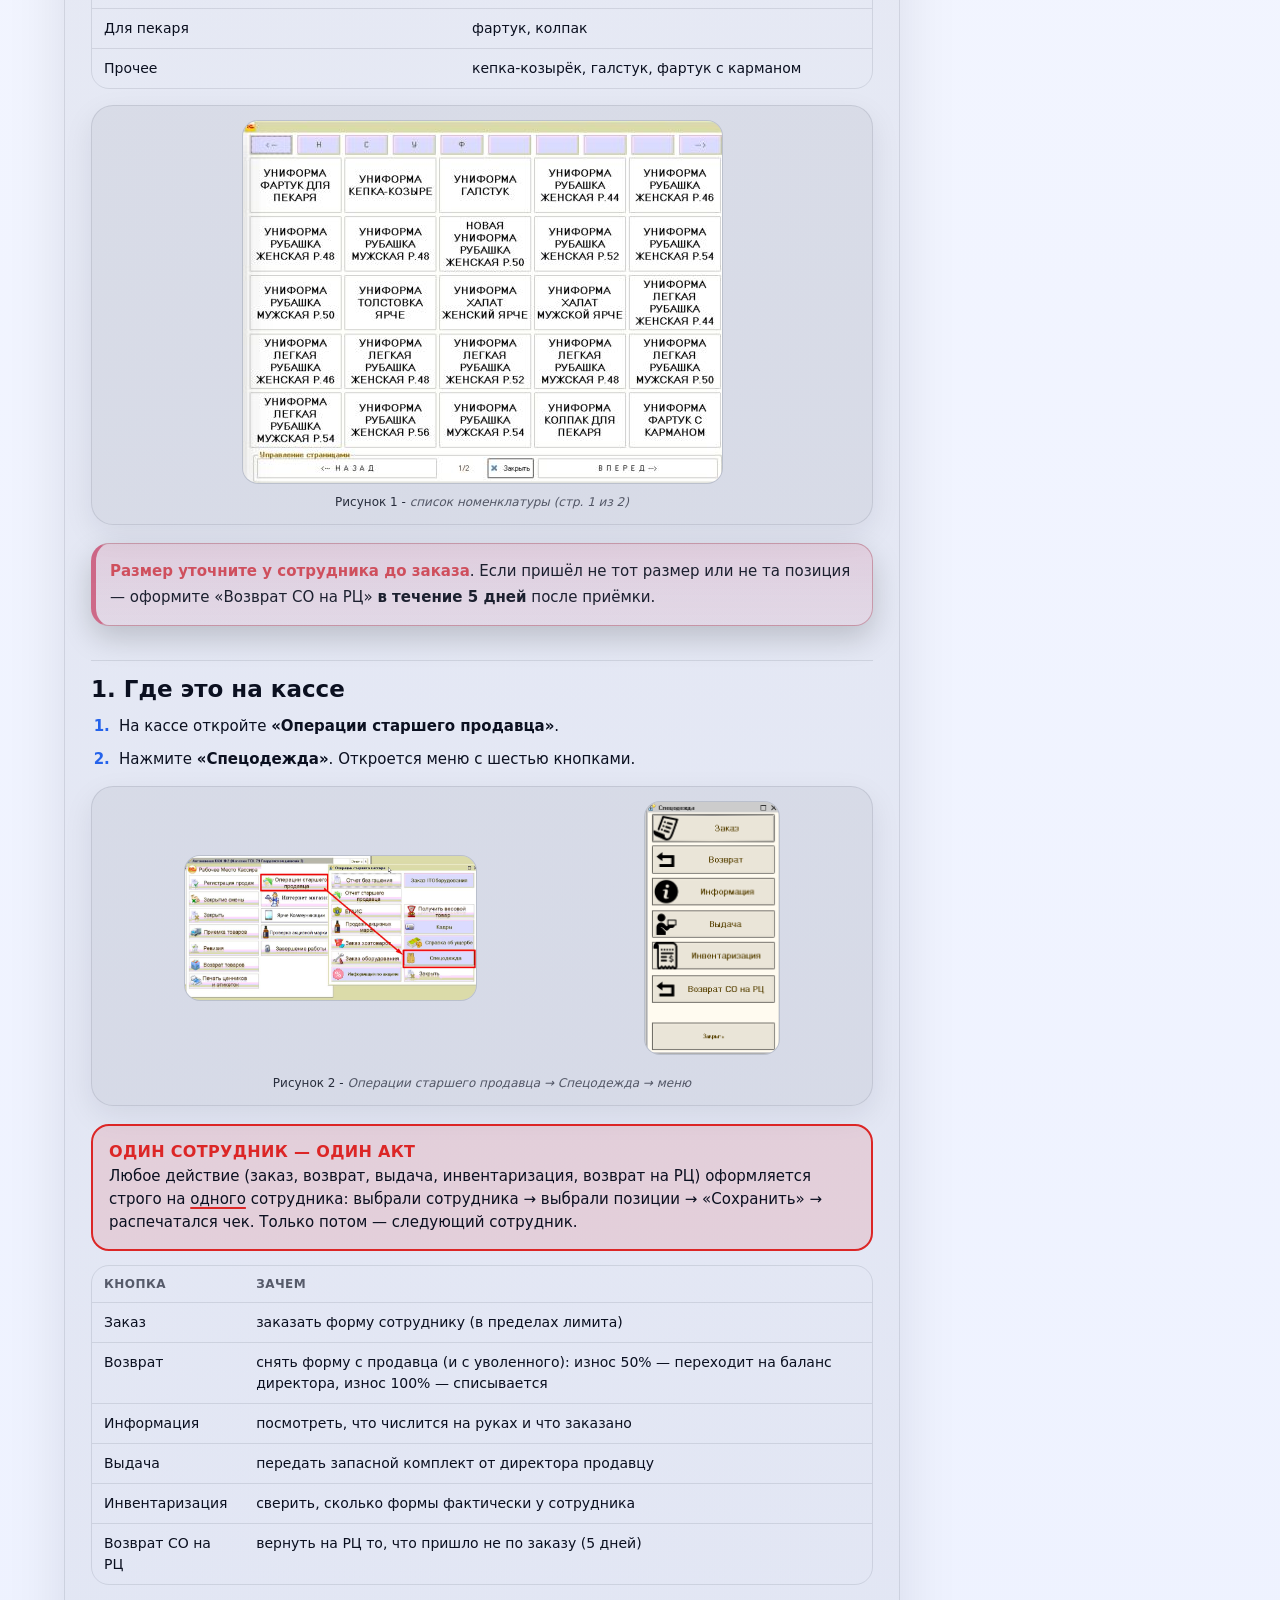
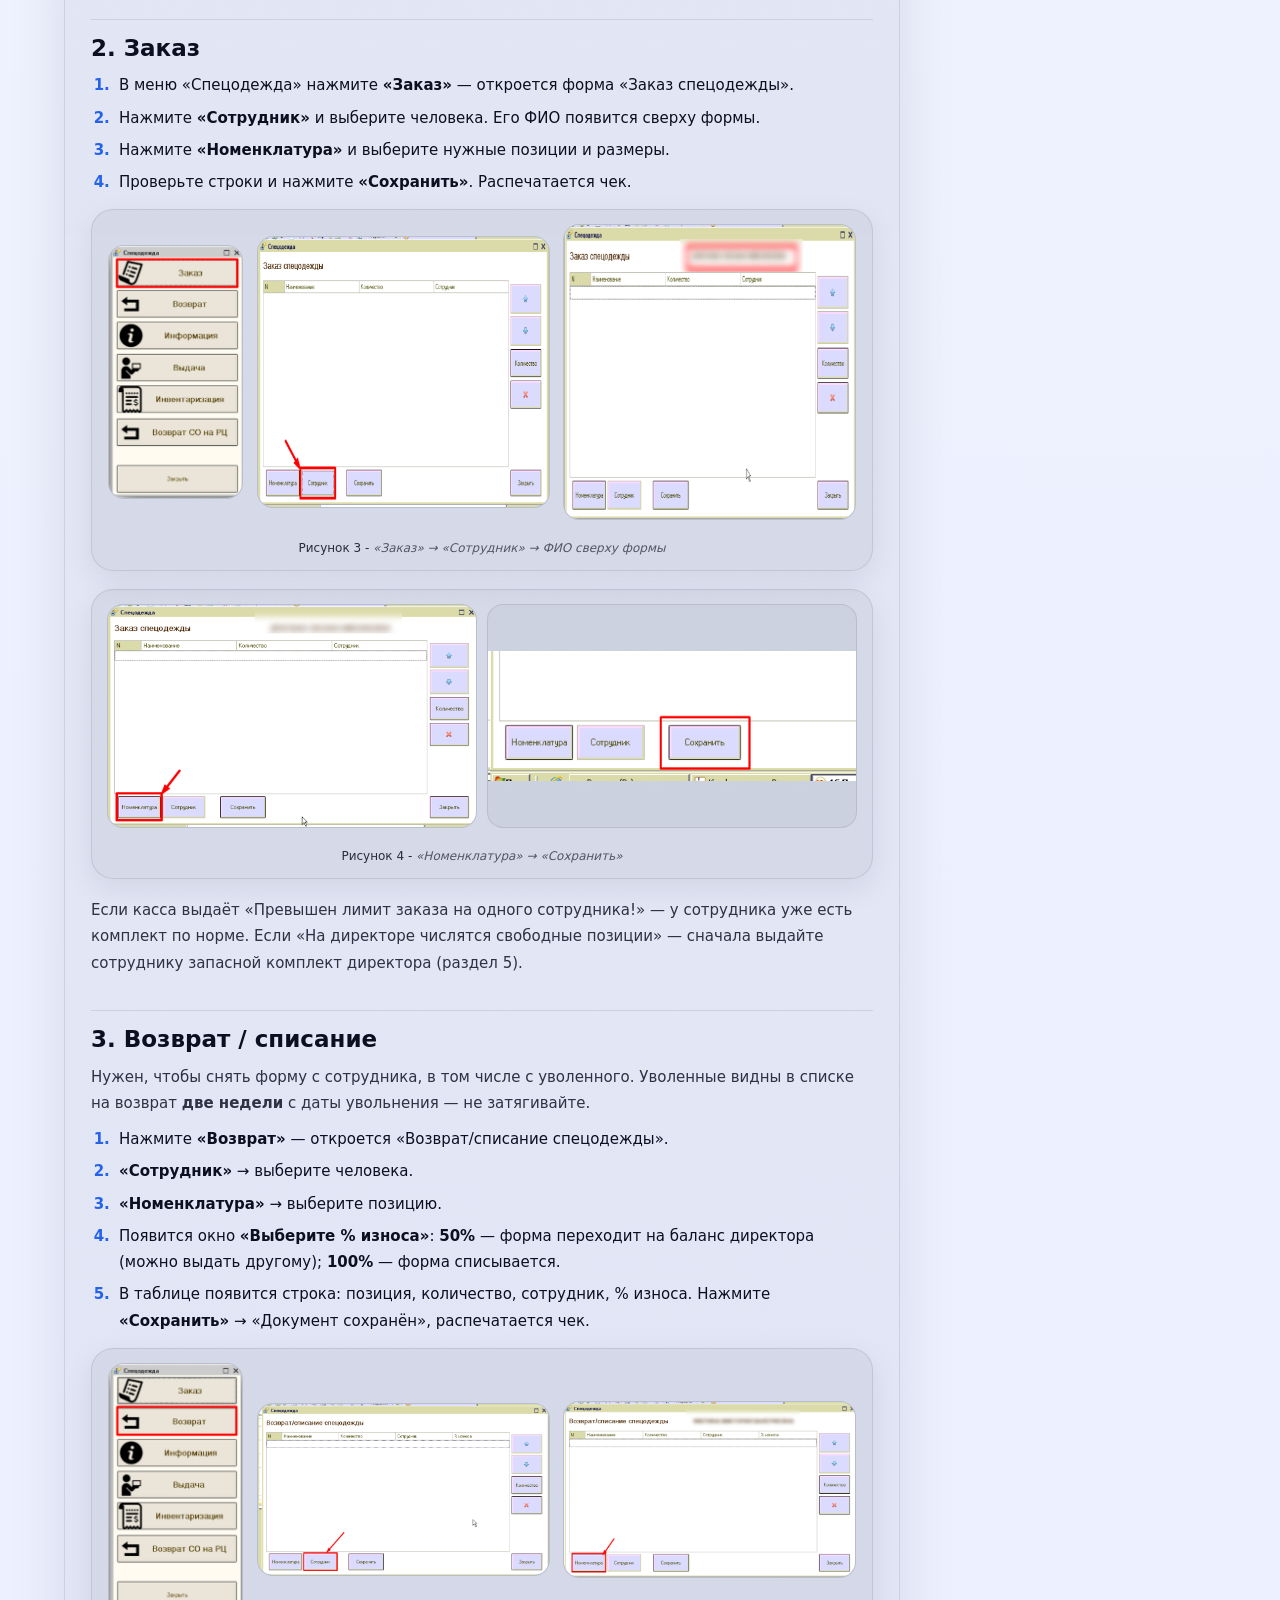
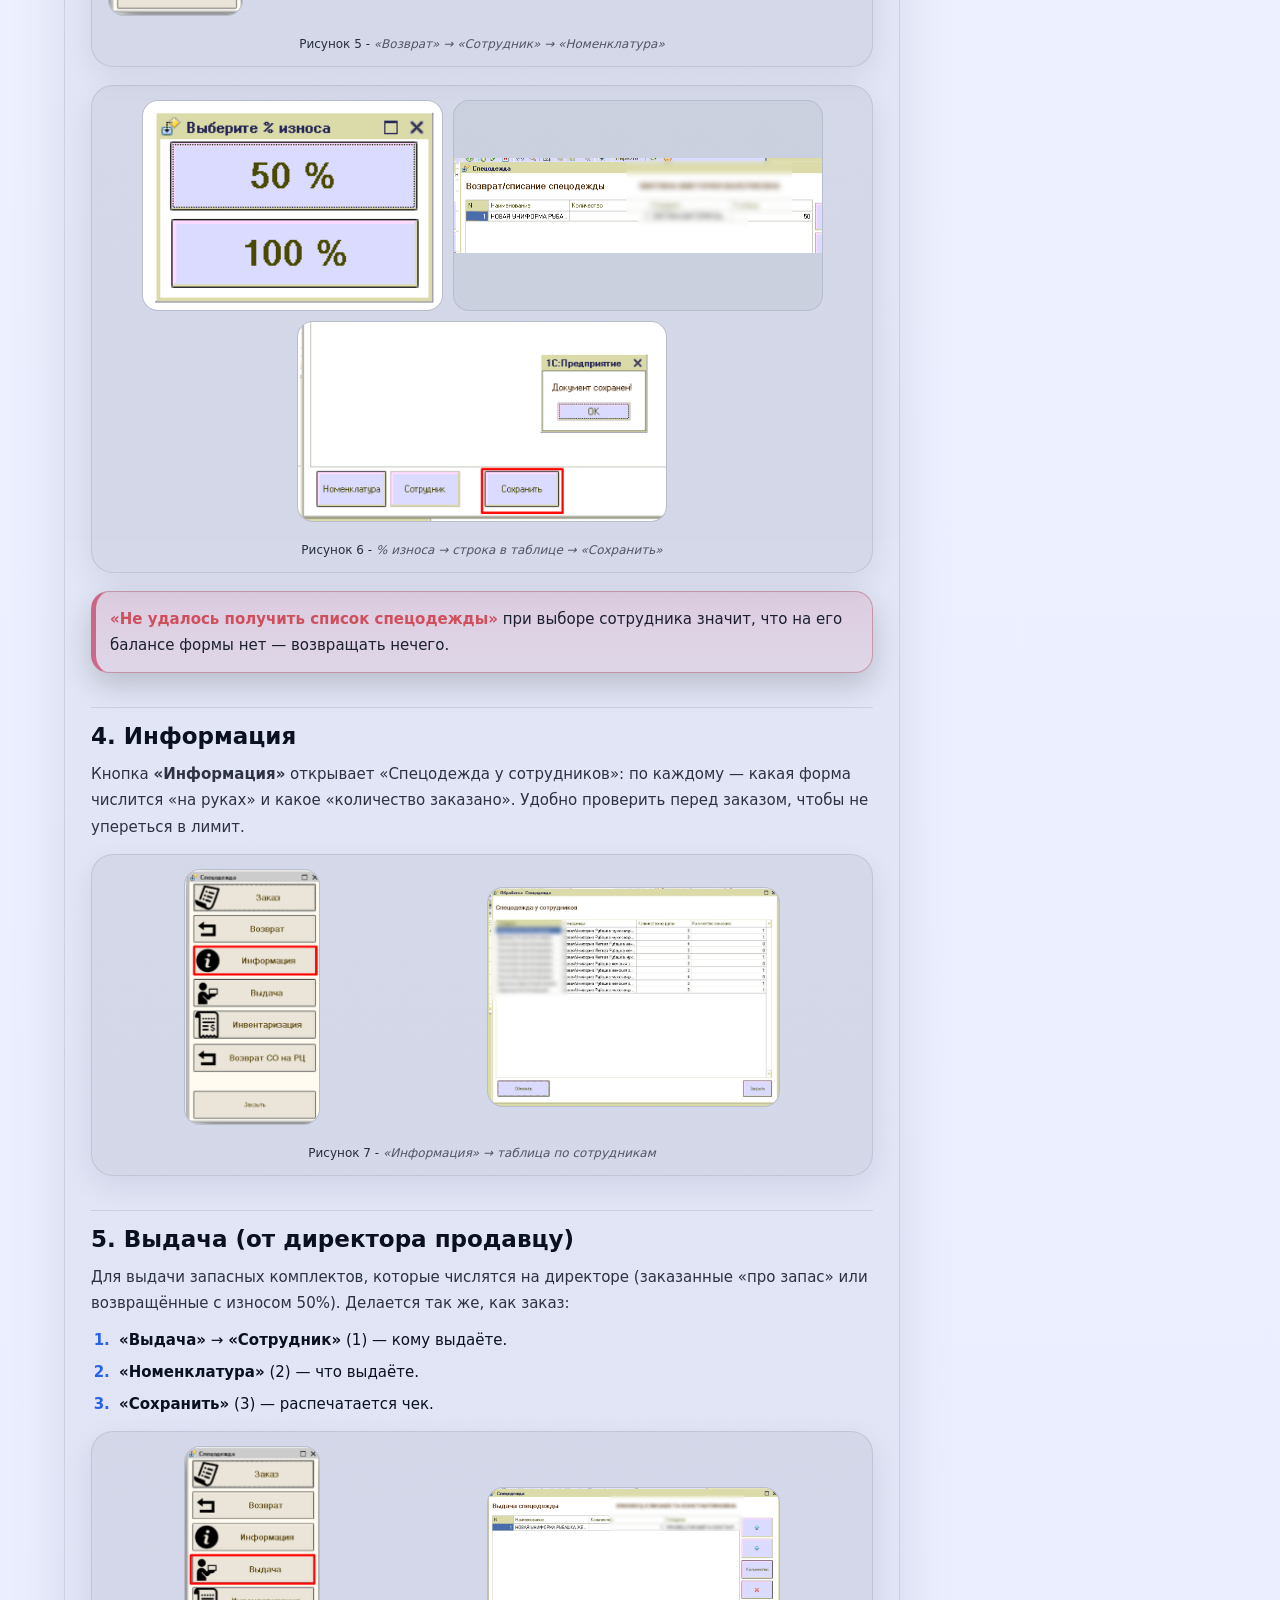
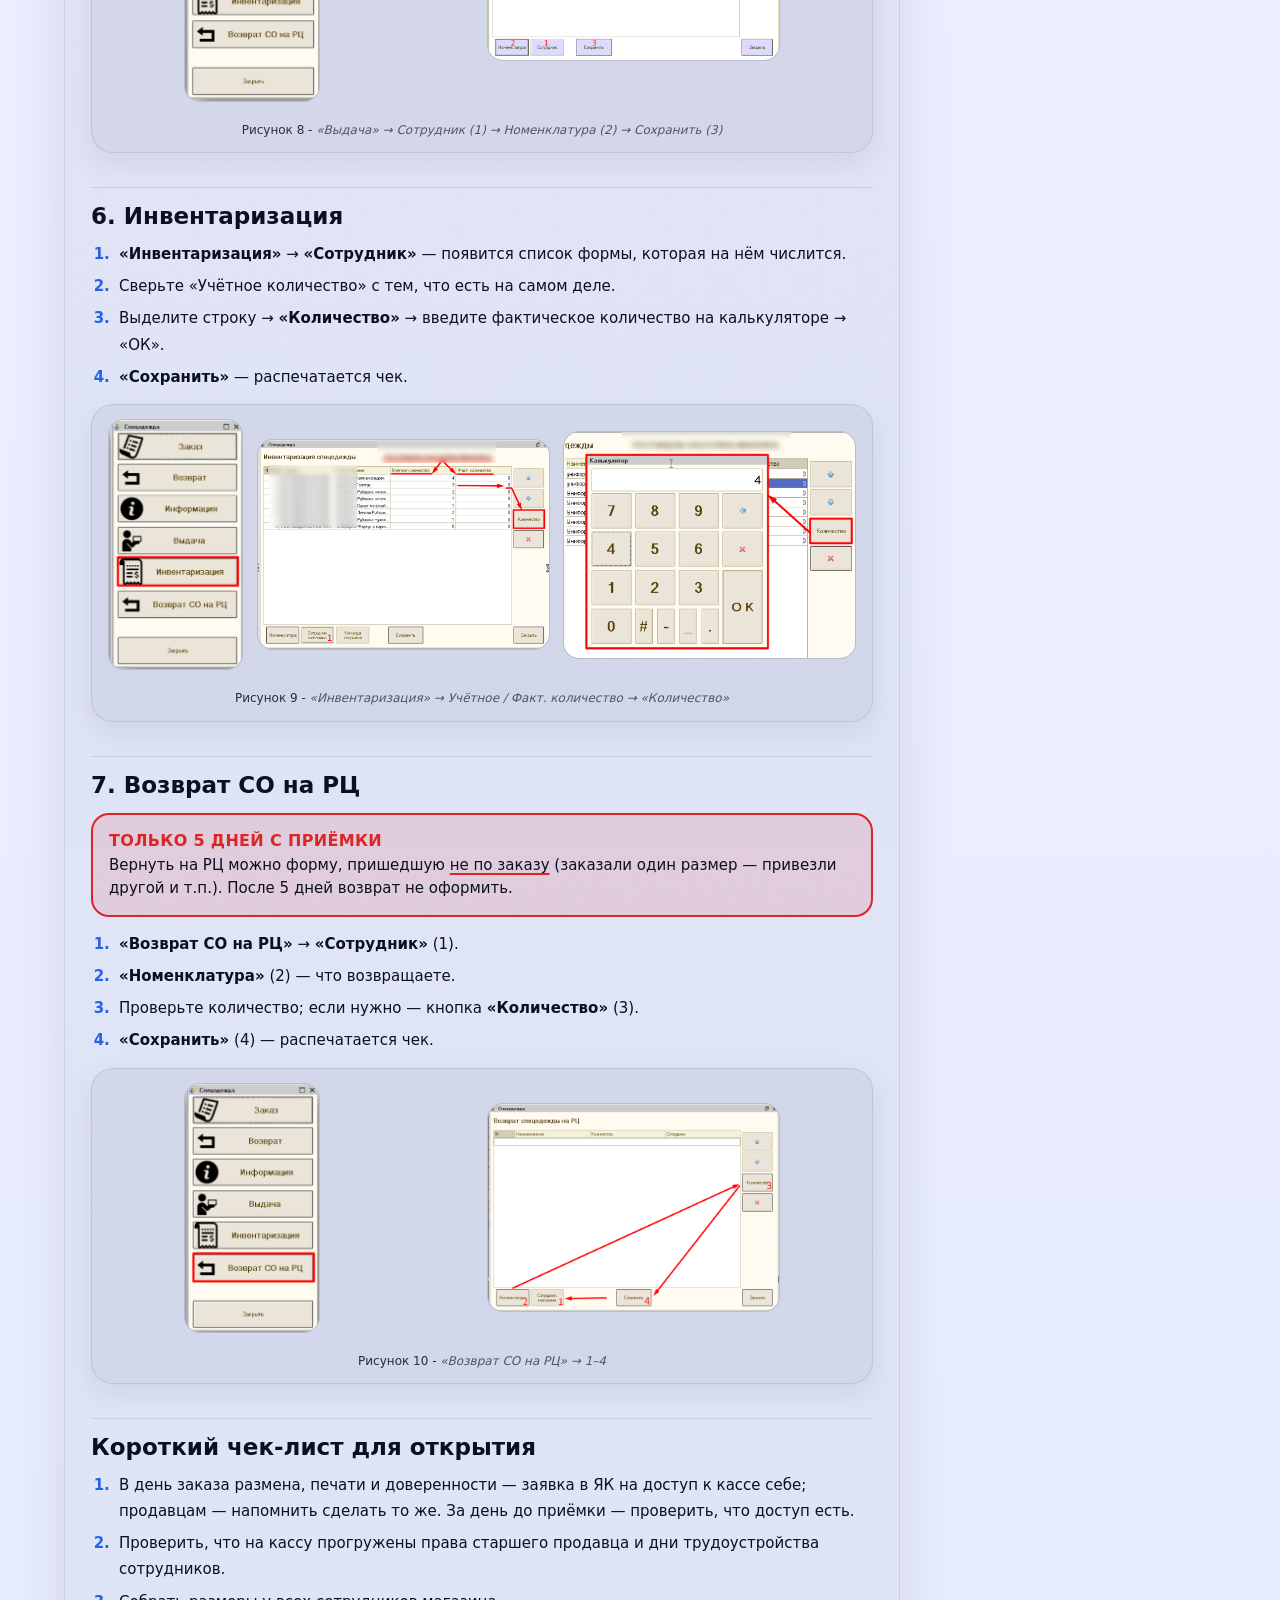
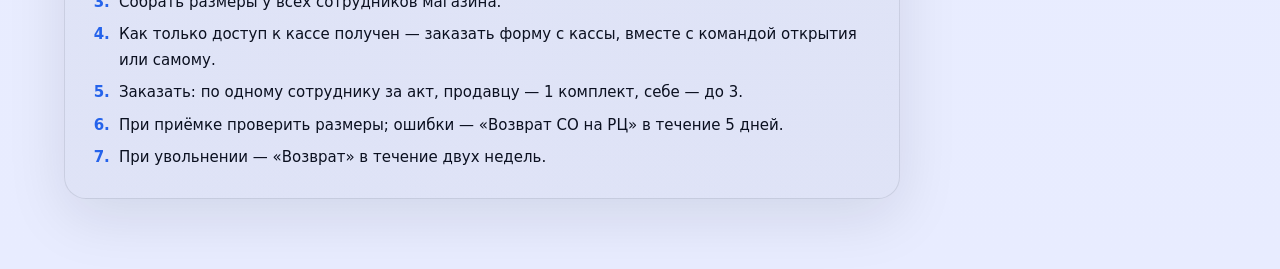
<file: miniapp/memo/pamyatka-otkrytiya/instr/forma/forma.html>
<!DOCTYPE html><html lang="ru" data-mode="auto"><head><meta charset="UTF-8"><meta name="viewport" content="width=device-width, initial-scale=1, viewport-fit=cover">
<title>Спецодежда на кассе</title>
<meta name="claude:viewport-fit-sides" content="cover">
<style>
    
    :root{
      /* Color tokens */
      --bg0:#050816;
      --bg1:#070b1f;
      --bg2:#0b1230;

      --card: rgba(255,255,255,.06);
      --card2: rgba(255,255,255,.08);
      --border: rgba(255,255,255,.10);

      --text:#eaf0ff;
      --muted: rgba(234,240,255,.70);

      --accent:#7dd3fc;
      --accent2:#a78bfa;
      --good:#34d399;
      --warn:#fbbf24;
      --bad:#fb7185;

      --shadow: 0 18px 60px rgba(0,0,0,.45);
      --shadow2: 0 10px 30px rgba(0,0,0,.30);

      --r-xl: 22px;
      --r-lg: 18px;
      --r-md: 14px;

      --max: 1180px;
      --content: 860px;
      --sidebar: 300px;

      --font: ui-sans-serif, system-ui, -apple-system, "Segoe UI", Roboto, "Helvetica Neue", Arial, "Noto Sans", "Liberation Sans", sans-serif;
      --mono: ui-monospace, SFMono-Regular, Menlo, Monaco, Consolas, "Liberation Mono", "Courier New", monospace;
    }

    @media (prefers-color-scheme: light){
      :root{
        --bg0:#f5f7ff;
        --bg1:#eef2ff;
        --bg2:#e8ecff;
        --card: rgba(17,24,39,.04);
        --card2: rgba(17,24,39,.06);
        --border: rgba(17,24,39,.10);
        --text:#0b1020;
        --muted: rgba(11,16,32,.65);
        --shadow: 0 18px 60px rgba(11,16,32,.10);
        --shadow2: 0 10px 30px rgba(11,16,32,.08);
        --accent:#2563eb;
        --accent2:#7c3aed;
        --good:#059669;
        --warn:#b45309;
        --bad:#be123c;
      }
    }

    *{ box-sizing:border-box; }
    html{ scroll-behavior:smooth; }
    body{
      margin:0;
      font-family: var(--font);
      color:var(--text);
      background:
        radial-gradient(1200px 800px at 10% 0%, color-mix(in oklab, var(--accent) 20%, transparent), transparent 60%),
        radial-gradient(900px 700px at 90% 10%, color-mix(in oklab, var(--accent2) 18%, transparent), transparent 60%),
        radial-gradient(900px 700px at 50% 110%, color-mix(in oklab, var(--accent) 12%, transparent), transparent 65%),
        linear-gradient(180deg, var(--bg0), var(--bg1) 40%, var(--bg2));
      min-height:100vh;
      line-height:1.75;
      -webkit-font-smoothing: antialiased;
      text-rendering: optimizeLegibility;
    }

    a{ color: color-mix(in oklab, var(--accent) 92%, white); text-decoration:none; }
    a:hover{ text-decoration:underline; }
    a:focus-visible{
      outline:2px solid color-mix(in oklab, var(--accent) 70%, transparent);
      outline-offset:3px;
      border-radius:10px;
    }

    /* Top progress bar */
    .progress{
      position:fixed;
      top:0; left:0;
      width:100%;
      height:4px;
      background: transparent;
      z-index:1000;
    }
    .progress > i{
      display:block;
      height:100%;
      width:0%;
      background: linear-gradient(90deg, var(--accent), var(--accent2));
      box-shadow: 0 0 18px color-mix(in oklab, var(--accent) 40%, transparent);
    }

    /* App shell */
    .shell{
      max-width: var(--max);
      margin: 0 auto;
      padding: 18px 14px 70px;
    }

    /* Glass header */
    .topbar{
      position:sticky;
      top: 10px;
      z-index: 20;
      display:flex;
      gap:12px;
      align-items:center;
      justify-content:space-between;
      padding: 12px 12px;
      border-radius: var(--r-xl);
      border:1px solid var(--border);
      background: linear-gradient(180deg, color-mix(in oklab, var(--card2) 100%, transparent), color-mix(in oklab, var(--card) 100%, transparent));
      backdrop-filter: blur(12px);
      box-shadow: var(--shadow2);
    }
    .brand{
      display:flex;
      gap:10px;
      align-items:center;
      min-width: 0;
    }
    .dot{
      width: 14px; height: 14px;
      border-radius: 999px;
      background: radial-gradient(circle at 30% 30%, var(--accent), var(--accent2));
      box-shadow: 0 0 0 6px color-mix(in oklab, var(--accent) 20%, transparent);
      flex: 0 0 auto;
    }
    .title{
      font-size: 14px;
      color: var(--muted);
      white-space: nowrap;
      overflow:hidden;
      text-overflow: ellipsis;
      letter-spacing: .2px;
    }
    .actions{
      display:flex;
      gap:10px;
      align-items:center;
    }
    .iconbtn{
      width: 42px;
      height: 42px;
      border-radius: 14px;
      border: 1px solid var(--border);
      background: color-mix(in oklab, var(--card2) 100%, transparent);
      color: var(--text);
      cursor: pointer;
      display:grid;
      place-items:center;
      box-shadow: 0 8px 22px rgba(0,0,0,.22);
      transition: transform .15s ease, background .15s ease, border-color .15s ease;
    }
    .iconbtn:hover{ transform: translateY(-1px); background: color-mix(in oklab, var(--card2) 120%, transparent); }
    .iconbtn:active{ transform: translateY(0px); }
    .iconbtn svg{ width: 18px; height:18px; opacity:.92; }

    /* Layout grid */
    .grid{
      display:grid;
      grid-template-columns: 1fr;
      gap: 16px;
      margin-top: 14px;
    }
    @media (min-width: 980px){
      .grid{ grid-template-columns: minmax(0, var(--content)) minmax(0, var(--sidebar)); align-items:start; }
    }

    /* Main card */
    .paper{
      border-radius: var(--r-xl);
      border:1px solid var(--border);
      background: linear-gradient(180deg, color-mix(in oklab, var(--card2) 95%, transparent), color-mix(in oklab, var(--card) 100%, transparent));
      box-shadow: var(--shadow);
      overflow:hidden;
    }
    .paper-inner{
      padding: 20px 16px 10px;
    }
    @media (min-width: 640px){
      .paper-inner{ padding: 28px 26px 14px; }
    }

    /* Headings */
    .Title{
      margin:0 0 10px;
      font-size: clamp(20px, 2.2vw, 28px);
      line-height:1.15;
      letter-spacing:.2px;
      font-weight: 820;
    }

    h4{
      margin: 20px 0 10px;
      font-size: 15px;
      font-weight: 820;
      color: color-mix(in oklab, var(--text) 92%, transparent);
      scroll-margin-top: 90px;
    }

    /* Existing text classes */
    .Content, .Content2{
      margin: 10px 0;
      font-size: 15px;
      color: color-mix(in oklab, var(--text) 92%, transparent);
    }
    .Content2{ color: color-mix(in oklab, var(--text) 84%, transparent); text-indent: 0; }
    .Content ul{
      margin: 10px 0 0;
      padding-left: 20px;
    }
    .Content li{ margin: 6px 0; }

    /* "ForInformation" as info callout */
    .ForInformation{
      margin: 14px 0;
      padding: 14px 14px;
      border-radius: var(--r-lg);
      border: 1px solid color-mix(in oklab, var(--accent) 22%, var(--border));
      background: linear-gradient(180deg,
        color-mix(in oklab, var(--accent) 14%, transparent),
        color-mix(in oklab, var(--accent2) 10%, transparent));
      color: color-mix(in oklab, var(--text) 86%, transparent);
      box-shadow: 0 12px 30px rgba(0,0,0,.18);
      font-style: italic;
    }

    /* Automatic warning callout: any .Content containing strong "Внимание!" */
    .Content:has(strong){
      /* keep normal unless the first strong is "Внимание!" */
    }
    .Content:has(strong:first-child){
      padding: 14px 14px;
      border-radius: var(--r-lg);
      border: 1px solid color-mix(in oklab, var(--bad) 26%, var(--border));
      border-left: 5px solid color-mix(in oklab, var(--bad) 55%, transparent);
      background: linear-gradient(180deg,
        color-mix(in oklab, var(--bad) 12%, transparent),
        color-mix(in oklab, var(--bad) 7%, transparent));
      box-shadow: 0 12px 30px rgba(0,0,0,.18);
    }
    .Content:has(strong:first-child) strong:first-child{
      color: color-mix(in oklab, var(--bad) 82%, white);
    }

    /* Figures */
    .article{ counter-reset: fig; }
    figure.figure{
      counter-increment: fig;
      margin: 14px 0 18px;
      padding: 14px;
      border-radius: var(--r-xl);
      border: 1px solid var(--border);
      background: color-mix(in oklab, var(--card2) 100%, transparent);
      box-shadow: var(--shadow2);
    }
    figure.figure img{
      width: 100%;
      height:auto;
      display:block;
      border-radius: 16px;
      border: 1px solid color-mix(in oklab, var(--border) 100%, transparent);
      background: color-mix(in oklab, var(--card) 100%, transparent);
      cursor: zoom-in;
    }
    figure.figure figcaption{
      margin-top: 10px;
      font-size: 12px;
      line-height:1.35;
      color: var(--muted);
      font-style: italic;
      text-align:center;
    }
    figure.figure figcaption::before{
      content: "Рисунок " counter(fig) " - ";
      color: color-mix(in oklab, var(--text) 86%, transparent);
      font-style: normal;
    }

    /* Figure2 style for multiple images in one figure */
    figure.figure2{
      counter-increment: fig;
      margin: 14px 0 18px;
      padding: 14px;
      border-radius: var(--r-xl);
      border: 1px solid var(--border);
      background: color-mix(in oklab, var(--card2) 100%, transparent);
      box-shadow: var(--shadow2);
      display: flex;
      flex-wrap: wrap;
      justify-content: center;
      gap: 10px;
    }
    figure.figure2 img{
      max-width: 100%;
      height: auto;
      display: inline-block;
      border-radius: 16px;
      border: 1px solid color-mix(in oklab, var(--border) 100%, transparent);
      background: color-mix(in oklab, var(--card) 100%, transparent);
      cursor: zoom-in;
    }
    figure.figure2 figcaption{
      width: 100%;
      margin-top: 10px;
      font-size: 12px;
      line-height:1.35;
      color: var(--muted);
      font-style: italic;
      text-align:center;
    }
    figure.figure2 figcaption::before{
      content: "Рисунок " counter(fig) " - ";
      color: color-mix(in oklab, var(--text) 86%, transparent);
      font-style: normal;
    }

    /* Sidebar TOC */
    .side{
      position: relative;
    }
    .panel{
      border-radius: var(--r-xl);
      border: 1px solid var(--border);
      background: color-mix(in oklab, var(--card2) 100%, transparent);
      box-shadow: var(--shadow2);
      overflow:hidden;
    }
    .panel .head{
      padding: 14px 14px 12px;
      border-bottom: 1px solid var(--border);
      display:flex;
      gap:10px;
      align-items:center;
      justify-content:space-between;
    }
    .panel .head .h{
      font-size: 13px;
      letter-spacing: .25px;
      color: var(--muted);
      font-weight: 750;
    }
    .panel .body{
      padding: 10px 10px 12px;
      max-height: calc(100vh - 160px);
      overflow:auto;
      scrollbar-width: thin;
      scrollbar-color: color-mix(in oklab, var(--accent) 45%, transparent) transparent;
    }
    .panel .body::-webkit-scrollbar{ width: 10px; }
    .panel .body::-webkit-scrollbar-thumb{
      background: color-mix(in oklab, var(--accent) 30%, transparent);
      border-radius: 999px;
      border: 3px solid transparent;
      background-clip: content-box;
    }

    .toclist{ list-style:none; margin:0; padding:0; }
    .toclist a{
      display:block;
      padding: 9px 10px;
      border-radius: 12px;
      color: color-mix(in oklab, var(--text) 86%, transparent);
      border: 1px solid transparent;
      text-decoration:none;
      transition: background .15s ease, border-color .15s ease, transform .15s ease;
    }
    .toclist a:hover{
      background: color-mix(in oklab, var(--card2) 110%, transparent);
      border-color: color-mix(in oklab, var(--border) 120%, transparent);
      transform: translateY(-1px);
    }
    .toclist a[data-level="4"]{
      padding-left: 22px;
      color: color-mix(in oklab, var(--text) 72%, transparent);
      font-size: 13px;
    }
    .toclist a.is-active{
      background: linear-gradient(180deg,
        color-mix(in oklab, var(--accent) 18%, transparent),
        color-mix(in oklab, var(--accent2) 12%, transparent));
      border-color: color-mix(in oklab, var(--accent) 22%, var(--border));
      color: var(--text);
    }

    /* Mobile TOC (accordion) */
    .mobiletoc{
      display:block;
      margin-top: 14px;
    }
    @media (min-width: 980px){
      .mobiletoc{ display:none; }
    }
    .mobiletoc details{
      border-radius: var(--r-xl);
      border: 1px solid var(--border);
      background: color-mix(in oklab, var(--card2) 100%, transparent);
      box-shadow: var(--shadow2);
      overflow:hidden;
    }
    .mobiletoc summary{
      list-style:none;
      cursor:pointer;
      padding: 14px 14px;
      color: var(--muted);
      font-weight: 750;
      display:flex;
      align-items:center;
      justify-content:space-between;
    }
    .mobiletoc summary::-webkit-details-marker{ display:none; }
    .mobiletoc summary .chev{ opacity:.8; transition: transform .15s ease; }
    .mobiletoc details[open] summary .chev{ transform: rotate(180deg); }
    .mobiletoc .body{ padding: 8px 10px 12px; }

    /* Hide old TOC block from the original HTML */
    nav.toc-old{ display:none !important; }

    /* Floating "to top" */
    .totop{
      position: fixed;
      right: 14px;
      bottom: 80px;
      z-index: 30;
      width: 44px;
      height: 44px;
      border-radius: 16px;
      border: 1px solid var(--border);
      background: color-mix(in oklab, var(--card2) 100%, transparent);
      box-shadow: var(--shadow2);
      display:grid;
      place-items:center;
      cursor:pointer;
      opacity: 0;
      transform: translateY(10px);
      transition: opacity .18s ease, transform .18s ease;
    }
    .totop.show{
      opacity: 1;
      transform: translateY(0);
    }
    .totop svg{ width: 18px; height: 18px; opacity:.92; }

    /* Lightbox */
    .lb{
      position:fixed;
      inset:0;
      background: rgba(0,0,0,.72);
      display:none;
      place-items:center;
      padding: 18px;
      z-index: 2000;
    }
    .lb.show{ display:grid; }
    .lb .wrap{
      max-width: min(1100px, 96vw);
      max-height: 90vh;
      display:grid;
      gap: 10px;
      align-items:center;
      justify-items:center;
    }
    .lb img{
      max-width: 100%;
      max-height: 84vh;
      border-radius: 18px;
      border: 1px solid rgba(255,255,255,.18);
      box-shadow: 0 30px 80px rgba(0,0,0,.55);
      background: rgba(255,255,255,.03);
      cursor: zoom-out;
    }
    .lb .cap{
      color: rgba(255,255,255,.78);
      font-size: 12px;
      text-align:center;
    }

    /* Reduce motion */
    @media (prefers-reduced-motion: reduce){
      html{ scroll-behavior:auto; }
      .iconbtn, .toclist a, .totop, .mobiletoc summary .chev { transition:none !important; }
    }
    .download-btn{
      display:block;
      width:fit-content;
      margin:0px auto 20px;
      background:#1e73e8;
      color:#fff !important;
      padding:14px 36px;
      border-radius:18px;
      font-size:18px;
      font-weight:600;
      text-decoration:none !important;
      box-shadow:0 6px 18px rgba(30,115,232,.35);
      transition:transform .15s ease, box-shadow .15s ease;
      text-align:center;
    }

    .download-btn:hover{
      transform:translateY(-2px);
      box-shadow:0 10px 22px rgba(30,115,232,.45);
    }

    @media (max-width: 979px){
      /* скрываем нижнее (sidebar) оглавление, оставляем верхнее mobiletoc */
      .side{ display:none; }
    }
  
    h3{margin:34px 0 10px;font-size:clamp(19px,2vw,23px);line-height:1.25;scroll-margin-top:90px;padding-top:14px;border-top:1px solid var(--border)}
    h4{font-size:16px}
    .hero{padding-bottom:6px}
    .kicker{font-size:12px;letter-spacing:.12em;text-transform:uppercase;color:var(--accent);font-weight:700}
    .hero .Title{margin-top:6px;text-wrap:balance}
    .download-btn.ghost{background:transparent;color:var(--accent)!important;border:1.5px solid var(--accent);box-shadow:none}
    .btnrow{display:flex;flex-wrap:wrap;gap:10px;margin:14px 0 6px}
    .btnrow .download-btn{margin:0;font-size:16px;padding:12px 24px}
    ol.steps{margin:10px 0 14px;padding-left:24px;font-size:15px}
    ol.steps li{margin:6px 0;padding-left:4px}
    ol.steps li::marker{font-weight:800;color:var(--accent)}
    ol.steps.um li::marker{color:var(--accent)} ol.steps.emp li::marker{color:var(--good)}
    .cols{display:grid;grid-template-columns:1fr;gap:14px;margin:10px 0}
    @media(min-width:700px){.cols{grid-template-columns:1fr 1fr}}
    .col{min-width:0;border:1px solid var(--border);border-radius:var(--r-lg);padding:12px 14px;background:color-mix(in oklab,var(--card2) 100%,transparent)}
    .tag{display:inline-block;font-size:12px;font-weight:800;letter-spacing:.06em;text-transform:uppercase;padding:3px 10px;border-radius:999px;background:color-mix(in oklab,var(--accent) 18%,transparent);color:var(--accent)}
    .table-wrap{overflow-x:auto;margin:12px 0 16px;border:1px solid var(--border);border-radius:var(--r-lg)}
    table{border-collapse:collapse;width:100%;font-size:14px;line-height:1.5}
    th,td{text-align:left;vertical-align:top;padding:9px 12px;border-bottom:1px solid var(--border)}
    th{font-size:12px;letter-spacing:.04em;text-transform:uppercase;color:var(--muted);background:color-mix(in oklab,var(--card2) 140%,transparent)}
    tr:last-child td{border-bottom:0}
    .mono{font-family:var(--mono);font-size:.92em;padding:1px 6px;border-radius:6px;background:var(--card2);border:1px solid var(--border);white-space:nowrap}
    .who{display:inline-block;font-size:12px;font-weight:800;padding:2px 9px;border-radius:999px;white-space:nowrap}
    .who.um{background:color-mix(in oklab,var(--accent) 18%,transparent);color:var(--accent)}
    .who.emp{background:color-mix(in oklab,var(--good) 18%,transparent);color:var(--good)}
    .flow{display:grid;grid-template-columns:1fr;gap:8px;margin:12px 0 16px}
    @media(min-width:760px){.flow{grid-template-columns:repeat(5,1fr)}}
    .fstep{border-radius:14px;padding:10px 12px;border:1px solid var(--border);display:flex;flex-direction:column;gap:4px;font-size:13.5px;line-height:1.4;min-width:0}
    .fstep b{font-size:13px}
    .fstep.um{border-left:4px solid var(--accent);background:color-mix(in oklab,var(--accent) 8%,transparent)}
    .fstep.emp{border-left:4px solid var(--good);background:color-mix(in oklab,var(--good) 8%,transparent)}
    .sample{margin:12px 0;padding:12px 14px;border-radius:var(--r-lg);border:1px dashed var(--border);font-size:14px;line-height:1.6}
    .sample .tag{margin-bottom:6px}
    ul.links{padding-left:20px;font-size:15px} ul.links li{margin:6px 0}
    figure.figure img.narrow{width:auto;max-width:min(100%,560px);margin:0 auto}
    figure.figure2 img{max-width:calc(50% - 6px);width:auto;max-height:440px;object-fit:contain}
    figure.phone img{max-height:560px;max-width:calc(50% - 6px);width:auto;margin:0 auto}
    figure.figure.phone img{max-width:300px}
    .col figure.figure{margin:10px 0 0;padding:8px}
    .stop{margin:14px 0;padding:14px 16px;border-radius:var(--r-lg);border:2px solid #dc2626;background:color-mix(in oklab,#dc2626 12%,transparent);color:var(--text);font-size:15px;line-height:1.55;break-inside:avoid}
    .stop b{color:#dc2626;font-size:16px;letter-spacing:.02em}
    .stop u{text-decoration:underline;text-decoration-color:#dc2626;text-decoration-thickness:2px;text-underline-offset:3px}
    .redu{color:#dc2626;text-decoration:underline;text-decoration-thickness:2px;text-underline-offset:3px}
    .cases{display:grid;grid-template-columns:1fr;gap:10px;margin:12px 0}
    @media(min-width:760px){.cases{grid-template-columns:1fr 1fr}}
    .case{min-width:0;border:1px solid var(--border);border-left:5px solid var(--accent2);border-radius:var(--r-lg);padding:10px 14px;background:color-mix(in oklab,var(--accent2) 6%,transparent);break-inside:avoid}
    figure.figure2.four img{max-width:calc(25% - 8px)}
    .printtoc{display:none}
    @media(min-width:760px){.flow.flow3{grid-template-columns:repeat(3,1fr)}}
    figure.figure2.phone{align-items:center}
    figure.phone img.frame{max-width:calc(40% - 8px);max-height:420px}
    figure.phone img.menu{max-width:18%!important;max-height:300px}
    @media (max-width:640px){figure.phone img.frame{max-width:100%;max-height:none}figure.phone img.menu{max-width:45%!important}}
    @media (max-width:640px){
      .table-wrap table,.table-wrap tbody,.table-wrap tr,.table-wrap td{display:block;width:auto}
      .table-wrap thead{display:none}
      .table-wrap tr{padding:8px 0;border-bottom:1px solid var(--border)}
      .table-wrap tr:last-child{border-bottom:0}
      .table-wrap td{border:0;padding:3px 12px}
      .table-wrap td:first-child{font-weight:700}
      figure.figure2 img{max-width:100%;max-height:none}
    }
    @media print{
      @page{size:A4;margin:12mm 12mm 14mm}
      :root{--bg0:#fff;--bg1:#fff;--bg2:#fff;--card:#f6f7fb;--card2:#f1f3f9;--border:#d8dce8;--text:#111;--muted:#555;--accent:#1d4ed8;--accent2:#6d28d9;--bad:#be123c;--shadow:none;--shadow2:none;--good:#047857}
      body{background:#fff!important;font-size:11.5px;line-height:1.42}
      .Content,.Content2,ol.steps{font-size:11.5px;margin:5px 0}
      ol.steps li{margin:3px 0;break-inside:avoid}
      ol.steps{break-inside:avoid}
      h4 + ol.steps, h4 + .Content2{break-before:avoid}
      .Content:has(strong:first-child),.ForInformation{padding:8px 10px;margin:8px 0}
      table{font-size:11px} th,td{padding:5px 8px}
      thead{display:table-header-group} tr{break-inside:avoid}
      figure.figure,figure.figure2{margin:6px 0 8px;padding:6px;break-inside:avoid}
      figure figcaption{margin-top:4px}
      .progress,.topbar,.mobiletoc,.side,.totop,.lb,.btnrow{display:none!important}
      .shell{padding:0;max-width:none}.grid{display:block;margin:0}
      .paper{border:0;box-shadow:none;background:#fff;overflow:visible}.paper-inner{padding:0 3px}
      .printtoc{display:block;margin:8px 0 14px;padding:8px 12px;border:1px solid var(--border);border-radius:10px;font-size:10.5px;line-height:1.3;columns:2;column-gap:18px}
      .printtoc a{color:#1d4ed8;text-decoration:none}
      .printtoc ol{margin:2px 0;padding-left:0;list-style:none}.printtoc ol ol{padding-left:14px}.printtoc li{margin:1px 0;break-inside:avoid}
      .keep{break-inside:avoid}
      .keep.sec{margin-top:5mm}
      .table-wrap{overflow:visible!important;display:block}
      .flow,.col,.sample,.Content,.Content2,.ForInformation{break-inside:avoid}
      .flow{grid-template-columns:repeat(5,1fr)!important}
      .flow.flow3{grid-template-columns:repeat(3,1fr)!important}
      .cols{grid-template-columns:1fr 1fr!important}
      h3{border-top:0;margin:0 0 6px;padding-top:0;font-size:17px;break-after:avoid}
      h4{margin:12px 0 5px;font-size:13px;break-after:avoid}
      .Content2:has(+ ol),.Content2:has(+ figure),.Content2:has(+ .table-wrap){break-after:avoid}
      figure.figure img{max-height:85mm;width:auto;max-width:100%;margin:0 auto}
      figure.figure img.tall{max-height:150mm}
      figure.figure2 img{max-height:70mm;max-width:calc(50% - 6px)}
      figure.phone img{max-height:72mm!important;max-width:calc(40% - 8px)!important}
      figure.phone img.menu{max-height:62mm!important;max-width:17%!important}
      figure.figure.phone img{max-width:60mm!important}
      .ForInformation,.Content:has(strong:first-child){box-shadow:none}
      a{color:#1d4ed8}
    }
</style>
<style id="mode-overrides"></style>
</head><body>
  <div class="progress" aria-hidden="true"><i id="progressbar"></i></div>
  <div class="shell article" id="top">
    <div class="topbar">
      <div class="brand"><div class="dot" aria-hidden="true"></div><div class="title">Спецодежда · заказ и учёт</div></div>
      <div class="actions">
        <button class="iconbtn" type="button" id="toggleTheme" aria-label="Переключить тему"><svg viewBox="0 0 24 24" fill="none" aria-hidden="true"><path d="M12 18a6 6 0 1 0 0-12 6 6 0 0 0 0 12Z" stroke="currentColor" stroke-width="2"></path><path d="M12 2v2M12 20v2M4 12H2M22 12h-2M5 5l1.5 1.5M17.5 17.5 19 19M19 5l-1.5 1.5M5 19l1.5-1.5" stroke="currentColor" stroke-width="2" stroke-linecap="round"></path></svg></button>
        <a class="iconbtn" href="specodezhda.pdf" target="_blank" aria-label="Скачать PDF" title="Скачать PDF" style="color:inherit;text-decoration:none"><svg viewBox="0 0 24 24" fill="none" aria-hidden="true"><path d="M12 4v11" stroke="currentColor" stroke-width="2" stroke-linecap="round"></path><path d="M7 10l5 5 5-5" stroke="currentColor" stroke-width="2" stroke-linecap="round" stroke-linejoin="round"></path><path d="M5 19h14" stroke="currentColor" stroke-width="2" stroke-linecap="round"></path></svg></a>
        <button class="iconbtn" type="button" id="copyLink" aria-label="Поделиться страницей"><svg viewBox="0 0 24 24" fill="none" aria-hidden="true"><path d="M10 13a5 5 0 0 1 0-7l1-1a5 5 0 0 1 7 7l-1 1" stroke="currentColor" stroke-width="2" stroke-linecap="round"></path><path d="M14 11a5 5 0 0 1 0 7l-1 1a5 5 0 0 1-7-7l1-1" stroke="currentColor" stroke-width="2" stroke-linecap="round"></path></svg></button>
      </div>
    </div>
    <div class="mobiletoc" id="mobileToc"></div>
    <div class="grid">
      <main class="paper"><div class="paper-inner">
 <div class="hero">
<h1 class="Title">Спецодежда: заказ и учёт на кассе</h1>
<div class="Content2">Кто заказывает форму, где это делается на кассе, какие есть размеры и что делать с возвратом, выдачей и инвентаризацией. Собрано из инструкции «Заказ и учёт спецодежды на магазине». Красной рамкой на картинках — что нажать.</div>
</div>
<nav class="printtoc"><b>Содержание</b><ol><li><a href="#s0">Кто заказывает и что нужно заранее</a><ol><li><a href="#s0-0">Новый магазин: сначала доступ к кассе — потом форма</a></li><li><a href="#s0-1">Лимиты</a></li><li><a href="#s0-2">Какие размеры и позиции есть</a></li></ol></li><li><a href="#s1">1. Где это на кассе</a></li><li><a href="#s2">2. Заказ</a></li><li><a href="#s3">3. Возврат / списание</a></li><li><a href="#s4">4. Информация</a></li><li><a href="#s5">5. Выдача (от директора продавцу)</a></li><li><a href="#s6">6. Инвентаризация</a></li><li><a href="#s7">7. Возврат СО на РЦ</a></li><li><a href="#s8">Короткий чек-лист для открытия</a></li></ol></nav>
<div class="keep sec"><h3 id="s0">Кто заказывает и что нужно заранее</h3></div>
<div class="cols">
<div class="col"><div class="tag">Чаще всего — команда открытия</div>
<div class="Content2">Сотрудники команды открытия при первой возможности помогают директору заказать форму с кассы на всю команду магазина.</div></div>
<div class="col"><div class="tag">Директор — сам</div>
<div class="Content2">Директор может заказать форму и сам, если выполнены оба условия:</div>
<ul class="links">
<li>на кассу прогружены <b>права старшего продавца</b>;</li>
<li>на кассу прогружен <b>день трудоустройства</b> сотрудника. Пока его нет, сотрудника не будет в списке по кнопке «Сотрудник».</li>
</ul></div>
</div>
<div class="keep"><h4 id="s0-0">Новый магазин: сначала доступ к кассе — потом форма</h4></div>
<div class="flow flow3">
<div class="fstep um"><b>1. Заявка на доступ</b><span>в день заказа размена, печати и доверенности — заявка в ЯК на доступ к кассе себе; продавцам напомнить сделать то же. <b>За день до приёмки</b> — проверить, что доступ есть; нет — поторопить по заявке</span></div>
<div class="fstep um"><b>2. Доступ получен</b><span>на кассу прогружены права старшего продавца и дни трудоустройства сотрудников</span></div>
<div class="fstep emp"><b>3. Заказ формы</b><span>только теперь заказываем — с командой открытия или сам</span></div>
</div>
<div class="stop"><b>БЕЗ ДОСТУПА К КАССЕ ФОРМУ НЕ ЗАКАЗАТЬ</b><br/>Пока нет доступа к кассе, нельзя заказать форму, нельзя пробить чек и нельзя распечатать документы на приём. Поэтому заявку в ЯК на доступ к кассе создаём <u>заранее</u>: в тот же день, когда заказываем <b>размен, печать и доверенность</b>. <u>За день до приёмки</u> проверяем, что доступ уже есть.</div>
<div class="keep"><h4 id="s0-1">Лимиты</h4></div>
<div class="table-wrap"><table><thead><tr><th>Кто</th><th>Сколько комплектов</th><th>Что будет при превышении</th></tr></thead><tbody>
<tr><td>Продавец</td><td>1 комплект</td><td>Касса не даст заказать: «Превышен лимит заказа на одного сотрудника!»</td></tr>
<tr><td>Директор</td><td>3 комплекта: 1 основной + 2 запасных</td><td>Если на директоре уже числится подходящий размер, касса не даст заказать: «На директоре числятся свободные позиции. Заказ сверх нормы не возможен!» — сначала выдайте этот комплект через «Выдача».</td></tr>
</tbody></table></div>
<div class="keep"><h4 id="s0-2">Какие размеры и позиции есть</h4><div class="Content2">Всё выбирается кнопкой «Номенклатура». Список листается кнопками «Вперёд» / «Назад».</div></div>

<div class="table-wrap"><table><thead><tr><th>Позиция</th><th>Размеры в списке</th></tr></thead><tbody>
<tr><td>Рубашка женская (униформа и лёгкая)</td><td>р. 44, 46, 48, 50, 52, 54, 56</td></tr>
<tr><td>Рубашка мужская (униформа и лёгкая)</td><td>р. 48, 50, 52, 54</td></tr>
<tr><td>Толстовка, халат женский / мужской</td><td>варианты — в списке «Номенклатура»</td></tr>
<tr><td>Для пекаря</td><td>фартук, колпак</td></tr>
<tr><td>Прочее</td><td>кепка-козырёк, галстук, фартук с карманом</td></tr>
</tbody></table></div>
<figure class="figure"><img alt="" class="frame narrow tall" src="images/s3_1.jpg"/><figcaption>список номенклатуры (стр. 1 из 2)</figcaption></figure>
<div class="Content"><strong>Размер уточните у сотрудника до заказа</strong>. Если пришёл не тот размер или не та позиция — оформите «Возврат СО на РЦ» <b>в течение 5 дней</b> после приёмки.</div>
<div class="keep sec"><h3 id="s1">1. Где это на кассе</h3></div>
<ol class="steps">
<li>На кассе откройте <b>«Операции старшего продавца»</b>.</li>
<li>Нажмите <b>«Спецодежда»</b>. Откроется меню с шестью кнопками.</li>
</ol>
<figure class="figure2 phone"><img alt="" class="frame" src="images/s1_1.jpg"/><img alt="" class="frame menu" src="images/menu_all.png"/><figcaption>Операции старшего продавца → Спецодежда → меню</figcaption></figure>
<div class="stop"><b>ОДИН СОТРУДНИК — ОДИН АКТ</b><br/>Любое действие (заказ, возврат, выдача, инвентаризация, возврат на РЦ) оформляется строго на <u>одного</u> сотрудника: выбрали сотрудника → выбрали позиции → «Сохранить» → распечатался чек. Только потом — следующий сотрудник.</div>
<div class="table-wrap"><table><thead><tr><th>Кнопка</th><th>Зачем</th></tr></thead><tbody>
<tr><td>Заказ</td><td>заказать форму сотруднику (в пределах лимита)</td></tr>
<tr><td>Возврат</td><td>снять форму с продавца (и с уволенного): износ 50% — переходит на баланс директора, износ 100% — списывается</td></tr>
<tr><td>Информация</td><td>посмотреть, что числится на руках и что заказано</td></tr>
<tr><td>Выдача</td><td>передать запасной комплект от директора продавцу</td></tr>
<tr><td>Инвентаризация</td><td>сверить, сколько формы фактически у сотрудника</td></tr>
<tr><td>Возврат СО на РЦ</td><td>вернуть на РЦ то, что пришло не по заказу (5 дней)</td></tr>
</tbody></table></div>
<div class="keep sec"><h3 id="s2">2. Заказ</h3></div>
<ol class="steps">
<li>В меню «Спецодежда» нажмите <b>«Заказ»</b> — откроется форма «Заказ спецодежды».</li>
<li>Нажмите <b>«Сотрудник»</b> и выберите человека. Его ФИО появится сверху формы.</li>
<li>Нажмите <b>«Номенклатура»</b> и выберите нужные позиции и размеры.</li>
<li>Проверьте строки и нажмите <b>«Сохранить»</b>. Распечатается чек.</li>
</ol>
<figure class="figure2 three phone"><img alt="" class="frame menu" src="images/menu_zakaz.png"/><img alt="" class="frame" src="images/s2_1.png"/><img alt="" class="frame" src="images/s2_3.png"/><figcaption>«Заказ» → «Сотрудник» → ФИО сверху формы</figcaption></figure>
<figure class="figure2"><img alt="" class="frame" src="images/s3_3.png"/><img alt="" class="frame" src="images/s3_5.png"/><figcaption>«Номенклатура» → «Сохранить»</figcaption></figure>
<div class="Content2">Если касса выдаёт «Превышен лимит заказа на одного сотрудника!» — у сотрудника уже есть комплект по норме. Если «На директоре числятся свободные позиции» — сначала выдайте сотруднику запасной комплект директора (раздел 5).</div>
<div class="keep sec"><h3 id="s3">3. Возврат / списание</h3><div class="Content2">Нужен, чтобы снять форму с сотрудника, в том числе с уволенного. Уволенные видны в списке на возврат <b>две недели</b> с даты увольнения — не затягивайте.</div></div>

<ol class="steps">
<li>Нажмите <b>«Возврат»</b> — откроется «Возврат/списание спецодежды».</li>
<li><b>«Сотрудник»</b> → выберите человека.</li>
<li><b>«Номенклатура»</b> → выберите позицию.</li>
<li>Появится окно <b>«Выберите % износа»</b>: <b>50%</b> — форма переходит на баланс директора (можно выдать другому); <b>100%</b> — форма списывается.</li>
<li>В таблице появится строка: позиция, количество, сотрудник, % износа. Нажмите <b>«Сохранить»</b> → «Документ сохранён», распечатается чек.</li>
</ol>
<figure class="figure2 three phone"><img alt="" class="frame menu" src="images/menu_vozvrat.png"/><img alt="" class="frame" src="images/s4_1.png"/><img alt="" class="frame" src="images/s5_3.png"/><figcaption>«Возврат» → «Сотрудник» → «Номенклатура»</figcaption></figure>
<figure class="figure2 three"><img alt="" class="frame" src="images/s5_7.png"/><img alt="" class="frame" src="images/s5_9.png"/><img alt="" class="frame" src="images/s5_1.png"/><figcaption>% износа → строка в таблице → «Сохранить»</figcaption></figure>
<div class="Content"><strong>«Не удалось получить список спецодежды»</strong> при выборе сотрудника значит, что на его балансе формы нет — возвращать нечего.</div>
<div class="keep sec"><h3 id="s4">4. Информация</h3><div class="Content2">Кнопка <b>«Информация»</b> открывает «Спецодежда у сотрудников»: по каждому — какая форма числится «на руках» и какое «количество заказано». Удобно проверить перед заказом, чтобы не упереться в лимит.</div></div>

<figure class="figure2 phone"><img alt="" class="frame menu" src="images/menu_info.png"/><img alt="" class="frame" src="images/s6_1.jpg"/><figcaption>«Информация» → таблица по сотрудникам</figcaption></figure>
<div class="keep sec"><h3 id="s5">5. Выдача (от директора продавцу)</h3><div class="Content2">Для выдачи запасных комплектов, которые числятся на директоре (заказанные «про запас» или возвращённые с износом 50%). Делается так же, как заказ:</div></div>

<ol class="steps">
<li><b>«Выдача»</b> → <b>«Сотрудник»</b> (1) — кому выдаёте.</li>
<li><b>«Номенклатура»</b> (2) — что выдаёте.</li>
<li><b>«Сохранить»</b> (3) — распечатается чек.</li>
</ol>
<figure class="figure2 phone"><img alt="" class="frame menu" src="images/menu_vydacha.png"/><img alt="" class="frame" src="images/s7_1.png"/><figcaption>«Выдача» → Сотрудник (1) → Номенклатура (2) → Сохранить (3)</figcaption></figure>
<div class="keep sec"><h3 id="s6">6. Инвентаризация</h3></div>
<ol class="steps">
<li><b>«Инвентаризация»</b> → <b>«Сотрудник»</b> — появится список формы, которая на нём числится.</li>
<li>Сверьте «Учётное количество» с тем, что есть на самом деле.</li>
<li>Выделите строку → <b>«Количество»</b> → введите фактическое количество на калькуляторе → «ОК».</li>
<li><b>«Сохранить»</b> — распечатается чек.</li>
</ol>
<figure class="figure2 three phone"><img alt="" class="frame menu" src="images/menu_inv.png"/><img alt="" class="frame" src="images/s8_1.png"/><img alt="" class="frame" src="images/s8_3.png"/><figcaption>«Инвентаризация» → Учётное / Факт. количество → «Количество»</figcaption></figure>
<div class="keep sec"><h3 id="s7">7. Возврат СО на РЦ</h3></div>
<div class="stop"><b>ТОЛЬКО 5 ДНЕЙ С ПРИЁМКИ</b><br/>Вернуть на РЦ можно форму, пришедшую <u>не по заказу</u> (заказали один размер — привезли другой и т.п.). После 5 дней возврат не оформить.</div>
<ol class="steps">
<li><b>«Возврат СО на РЦ»</b> → <b>«Сотрудник»</b> (1).</li>
<li><b>«Номенклатура»</b> (2) — что возвращаете.</li>
<li>Проверьте количество; если нужно — кнопка <b>«Количество»</b> (3).</li>
<li><b>«Сохранить»</b> (4) — распечатается чек.</li>
</ol>
<figure class="figure2 phone"><img alt="" class="frame menu" src="images/menu_rc.png"/><img alt="" class="frame" src="images/s9_1.png"/><figcaption>«Возврат СО на РЦ» → 1–4</figcaption></figure>
<div class="keep sec"><h3 id="s8">Короткий чек-лист для открытия</h3></div>
<ol class="steps">
<li>В день заказа размена, печати и доверенности — заявка в ЯК на доступ к кассе себе; продавцам — напомнить сделать то же. За день до приёмки — проверить, что доступ есть.</li>
<li>Проверить, что на кассу прогружены права старшего продавца и дни трудоустройства сотрудников.</li>
<li>Собрать размеры у всех сотрудников магазина.</li>
<li>Как только доступ к кассе получен — заказать форму с кассы, вместе с командой открытия или самому.</li>
<li>Заказать: по одному сотруднику за акт, продавцу — 1 комплект, себе — до 3.</li>
<li>При приёмке проверить размеры; ошибки — «Возврат СО на РЦ» в течение 5 дней.</li>
<li>При увольнении — «Возврат» в течение двух недель.</li>
</ol>

      </div></main>
      <aside class="side" aria-label="Навигация">
        <div class="panel" id="desktopToc">
          <div class="head"><div class="h">Оглавление</div>
            <button class="iconbtn" type="button" id="collapseToc" aria-label="Свернуть/развернуть оглавление" style="width:40px;height:40px;border-radius:14px;"><svg viewBox="0 0 24 24" fill="none" aria-hidden="true"><path d="M6 9l6 6 6-6" stroke="currentColor" stroke-width="2" stroke-linecap="round" stroke-linejoin="round"></path></svg></button>
          </div>
          <div class="body" id="tocBody"><ul class="toclist" id="tocList"></ul></div>
        </div>
      </aside>
    </div>
  </div>
  <button class="totop" id="toTop" type="button" aria-label="Наверх"><svg viewBox="0 0 24 24" fill="none" aria-hidden="true"><path d="M12 19V5" stroke="currentColor" stroke-width="2" stroke-linecap="round"></path><path d="M6 11l6-6 6 6" stroke="currentColor" stroke-width="2" stroke-linecap="round" stroke-linejoin="round"></path></svg></button>
  <div class="lb" id="lightbox" aria-hidden="true"><div class="wrap"><img id="lbImg" alt=""><div class="cap" id="lbCap"></div></div></div>
  <script>
    function LSg(k){try{return localStorage.getItem(k)}catch(e){return null}}
    function LSs(k,v){try{localStorage.setItem(k,v)}catch(e){}}

    (function(){
      const root = document.documentElement;
      const storageKey = "ya_forma_theme";
      const btnTheme = document.getElementById("toggleTheme");
      const btnCopy = document.getElementById("copyLink");
      const progress = document.getElementById("progressbar");
      const toTop = document.getElementById("toTop");
      const tocList = document.getElementById("tocList");
      const tocBody = document.getElementById("tocBody");
      const collapseBtn = document.getElementById("collapseToc");
      const mobileTocHost = document.getElementById("mobileToc");

      // Optional theme override using simple invert of prefers. We'll simulate by toggling a class and adjusting tokens.
      const setMode = (mode) => {
        // mode: "light" | "dark" | "auto"
        root.setAttribute("data-mode", mode);
        LSs(storageKey, mode);
        // Apply token overrides:
        const styleId = "mode-overrides";
        let st = document.getElementById(styleId);
        if(!st){ st = document.createElement("style"); st.id = styleId; document.head.appendChild(st); }
        if(mode === "auto"){ st.textContent = ""; return; }
        if(mode === "dark"){
          st.textContent = `
            :root{
              --bg0:#050816; --bg1:#070b1f; --bg2:#0b1230;
              --card: rgba(255,255,255,.06);
              --card2: rgba(255,255,255,.08);
              --border: rgba(255,255,255,.10);
              --text:#eaf0ff;
              --muted: rgba(234,240,255,.70);
              --shadow: 0 18px 60px rgba(0,0,0,.45);
              --shadow2: 0 10px 30px rgba(0,0,0,.30);
              --accent:#7dd3fc; --accent2:#a78bfa;
              --good:#34d399; --warn:#fbbf24; --bad:#fb7185;
            }`;
        }else{
          st.textContent = `
            :root{
              --bg0:#f5f7ff; --bg1:#eef2ff; --bg2:#e8ecff;
              --card: rgba(17,24,39,.04);
              --card2: rgba(17,24,39,.06);
              --border: rgba(17,24,39,.10);
              --text:#0b1020;
              --muted: rgba(11,16,32,.65);
              --shadow: 0 18px 60px rgba(11,16,32,.10);
              --shadow2: 0 10px 30px rgba(11,16,32,.08);
              --accent:#2563eb; --accent2:#7c3aed;
              --good:#059669; --warn:#b45309; --bad:#be123c;
            }`;
        }
      };

      // Load saved mode
      const saved = LSg(storageKey) || "auto";
      setMode(saved);

      btnTheme.addEventListener("click", () => {
        const cur = LSg(storageKey) || "auto";
        const next = cur === "auto" ? "dark" : (cur === "dark" ? "light" : "auto");
        setMode(next);
      });

      btnCopy.addEventListener("click", async () => {
        // «Поделиться»: в приложении Telegram — окно «Переслать» Telegram; в браузере — системное меню; иначе — копия ссылки
        const url = location.href.split("#")[0], title = document.title;
        const flash = (t) => { let el = document.getElementById("shareToast"); if (!el) { el = document.createElement("div"); el.id = "shareToast";
          el.style.cssText = "position:fixed;left:50%;bottom:24px;transform:translateX(-50%);background:#16181d;color:#fff;padding:10px 16px;border-radius:12px;font:600 14px system-ui;z-index:99"; document.body.appendChild(el); }
          el.textContent = t; el.hidden = false; clearTimeout(el.t); el.t = setTimeout(() => (el.hidden = true), 2200); };
        let tg = null; try { tg = (window.parent && window.parent.Telegram && window.parent.Telegram.WebApp) || (window.Telegram && window.Telegram.WebApp); } catch (e) {}
        if (tg && tg.initData) { tg.openTelegramLink("https://t.me/share/url?url=" + encodeURIComponent(url) + "&text=" + encodeURIComponent(title)); return; }
        if (navigator.share) { try { await navigator.share({ title, url }); return; } catch (e) { if (e && e.name === "AbortError") return; } }
        try { await navigator.clipboard.writeText(url); flash("Ссылка скопирована"); } catch (e) { flash(url); }
      });

      // Build TOC from headings (h3/h4) – no new visible text beyond "Оглавление"
      const headings = [...document.querySelectorAll("main.paper h3[id], main.paper h4[id]")];
      const makeLink = (h) => {
        const a = document.createElement("a");
        a.href = "#" + h.id;
        a.textContent = h.textContent.trim();
        a.dataset.level = h.tagName === "H4" ? "4" : "3";
        return a;
      };

      const ul = tocList;
      headings.forEach(h => {
        const li = document.createElement("li");
        li.appendChild(makeLink(h));
        ul.appendChild(li);
      });

      // Mobile TOC
      const details = document.createElement("details");
      const summary = document.createElement("summary");
      summary.innerHTML = `<span>Оглавление</span><span class="chev" aria-hidden="true">
        <svg viewBox="0 0 24 24" width="18" height="18" fill="none"><path d="M6 9l6 6 6-6" stroke="currentColor" stroke-width="2" stroke-linecap="round" stroke-linejoin="round"/></svg>
      </span>`;
      const body = document.createElement("div");
      body.className = "body";
      const ul2 = document.createElement("ul");
      ul2.className = "toclist";
      headings.forEach(h => {
        const li = document.createElement("li");
        const a = makeLink(h);
        a.dataset.level = h.tagName === "H4" ? "4" : "3";
        li.appendChild(a);
        ul2.appendChild(li);
      });
      body.appendChild(ul2);
      details.appendChild(summary);
      details.appendChild(body);
      mobileTocHost.innerHTML = '';
      mobileTocHost.appendChild(details);

      // Active heading highlighting
      const observer = new IntersectionObserver((entries)=>{
        entries.forEach(e=>{
          const id = e.target.id;
          // For mobile: multiple links with same href; highlight all
          document.querySelectorAll(`a[href="#${CSS.escape(id)}"]`).forEach(a => {
            if(e.isIntersecting) a.classList.add("is-active");
            else a.classList.remove("is-active");
          });
        });
      }, { rootMargin: "-40% 0px -55% 0px", threshold: 0.01 });

      headings.forEach(h => observer.observe(h));

      // Collapse TOC body
      let collapsed = false;
      collapseBtn.addEventListener("click", ()=>{
        collapsed = !collapsed;
        tocBody.style.display = collapsed ? "none" : "block";
      });

      // Reading progress + toTop
      const onScroll = ()=>{
        const doc = document.documentElement;
        const max = doc.scrollHeight - doc.clientHeight;
        const p = max > 0 ? (doc.scrollTop / max) * 100 : 0;
        progress.style.width = p.toFixed(2) + "%";
        if(doc.scrollTop > 600) toTop.classList.add("show");
        else toTop.classList.remove("show");
      };
      window.addEventListener("scroll", onScroll, {passive:true});
      onScroll();

      toTop.addEventListener("click", ()=> window.scrollTo({top:0, behavior:"smooth"}));

      // Image lightbox (no text changes)
      const lb = document.getElementById("lightbox");
      const lbImg = document.getElementById("lbImg");
      const lbCap = document.getElementById("lbCap");
      document.querySelectorAll("figure.figure img, figure.figure2 img").forEach(img=>{
        img.addEventListener("click", ()=>{
          lbImg.src = img.currentSrc || img.src;
          const cap = img.closest("figure")?.querySelector("figcaption")?.textContent?.trim() || "";
          lbCap.textContent = cap;
          lb.classList.add("show");
          lb.setAttribute("aria-hidden", "false");
        });
      });
      const closeLb = ()=>{
        lb.classList.remove("show");
        lb.setAttribute("aria-hidden", "true");
        lbImg.removeAttribute("src");
      };
      lb.addEventListener("click", closeLb);
      window.addEventListener("keydown", (e)=>{ if(e.key==="Escape") closeLb(); });
    })();
  </script>
</body></html>
</file>
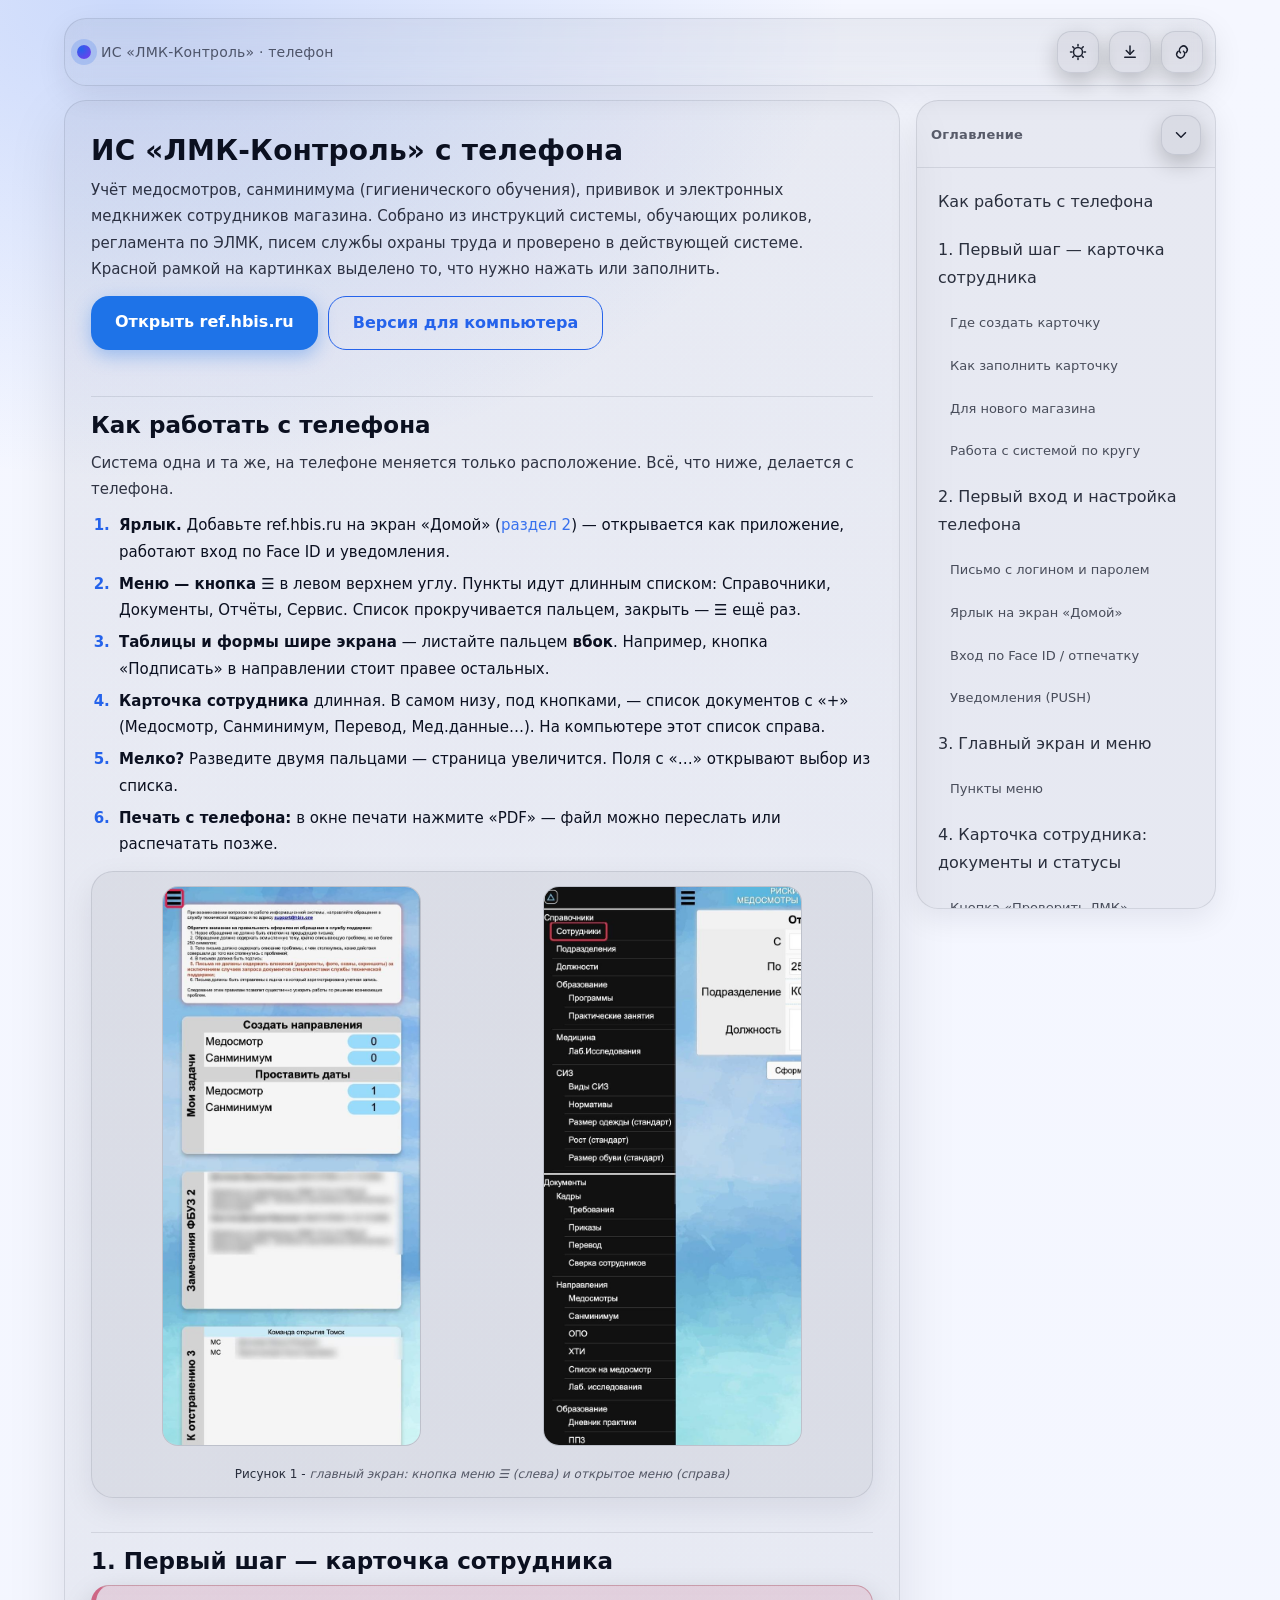
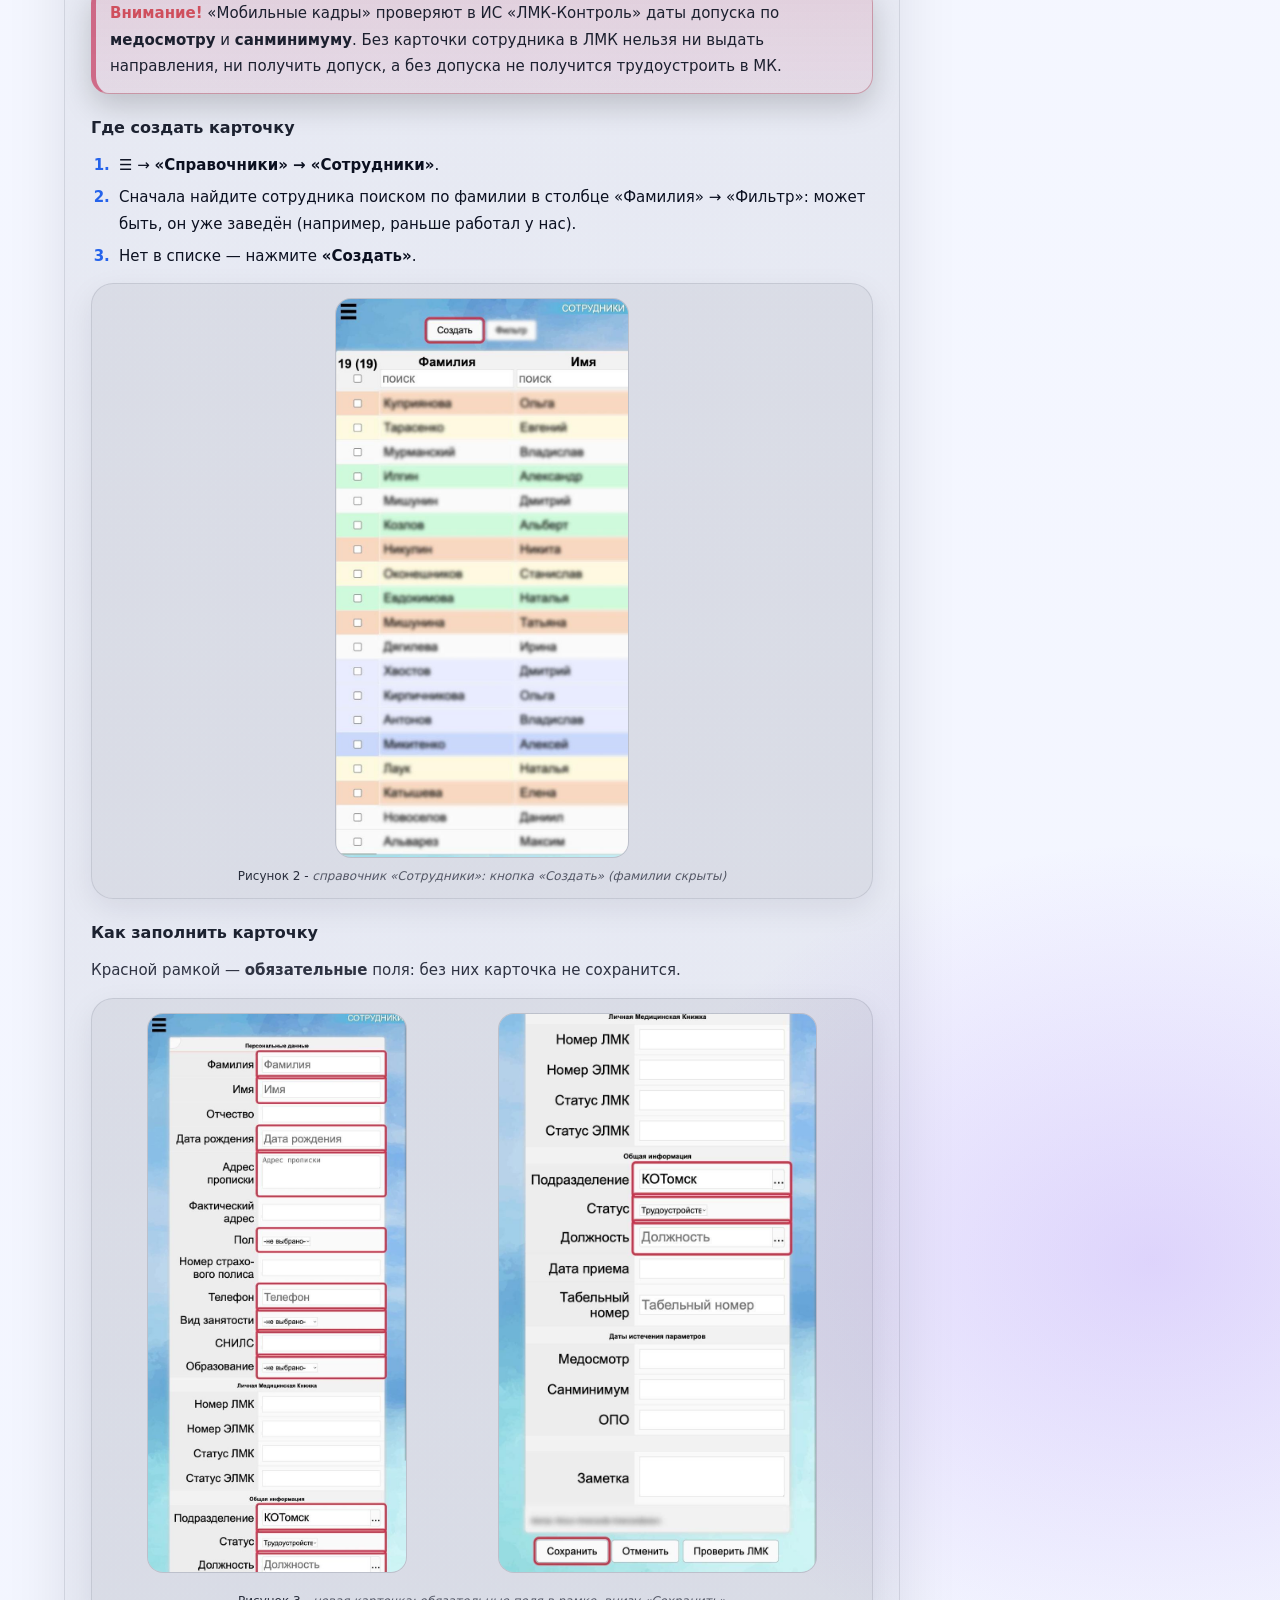
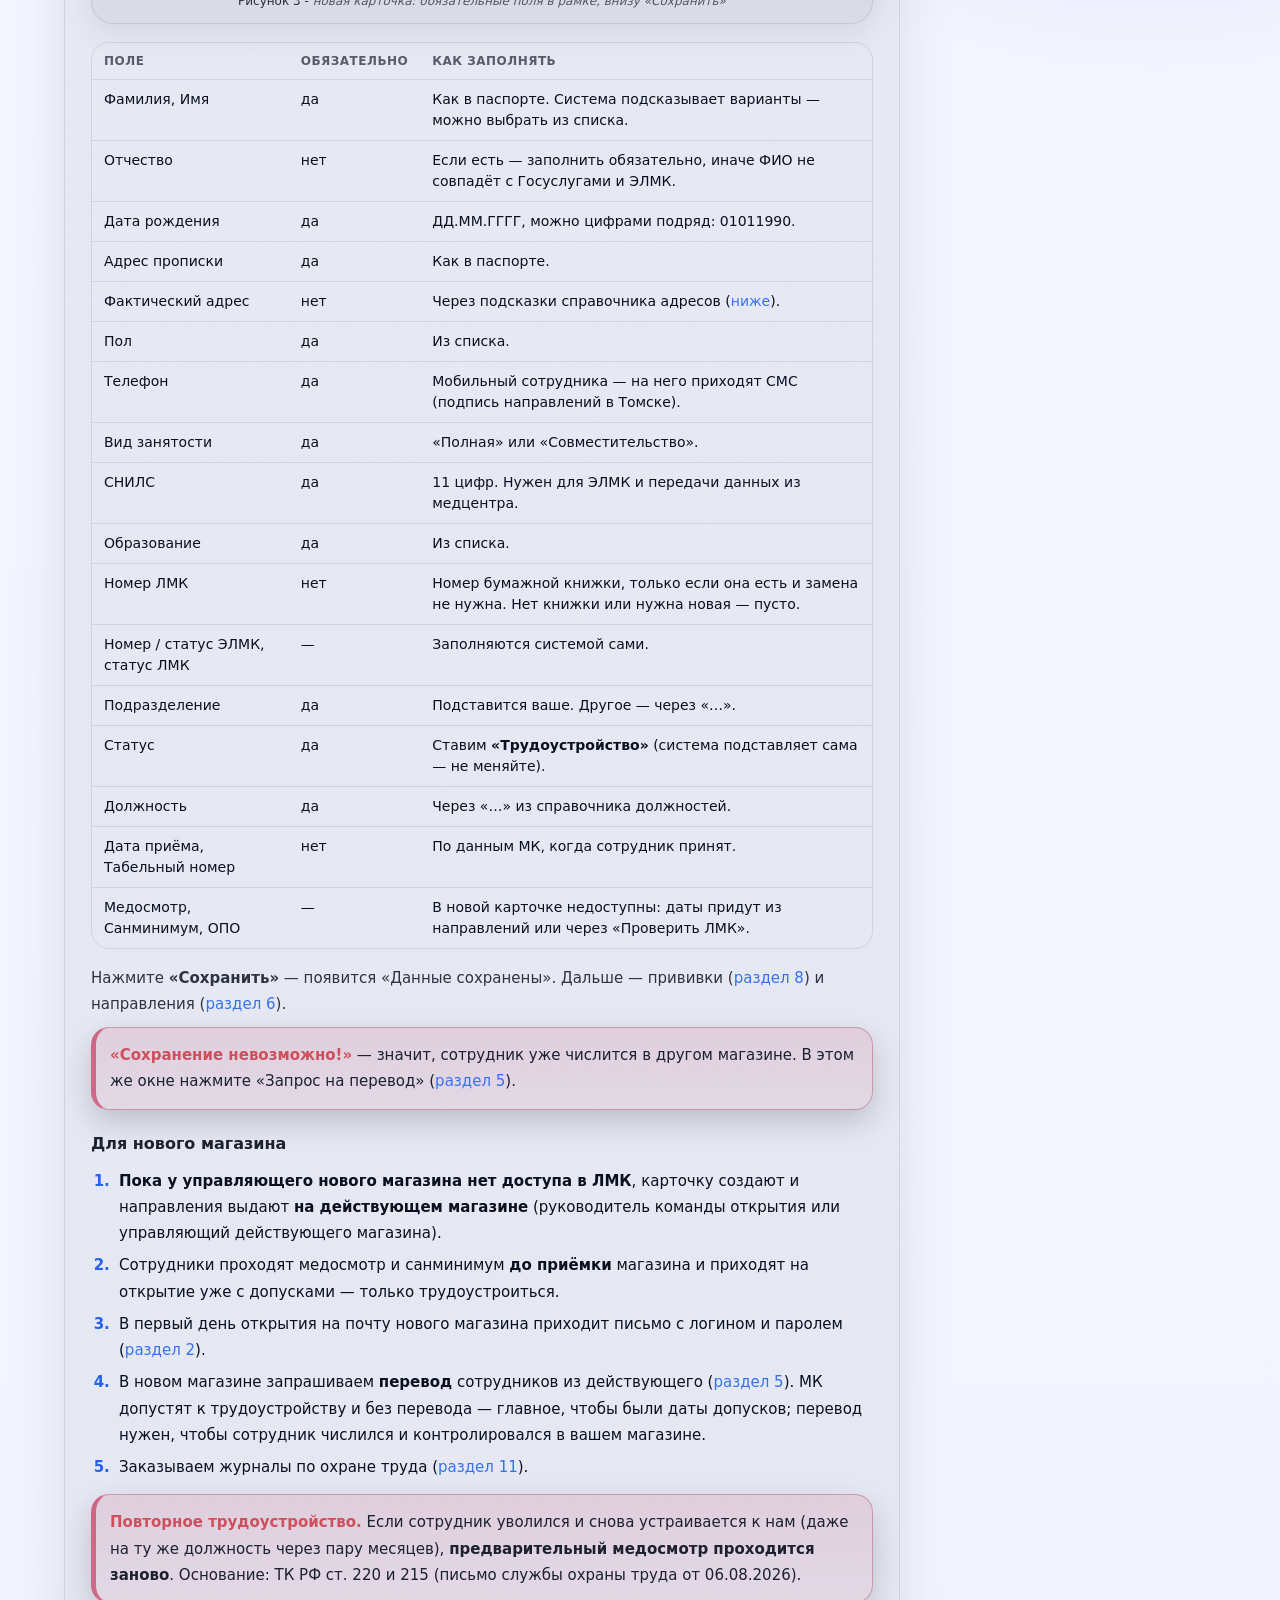
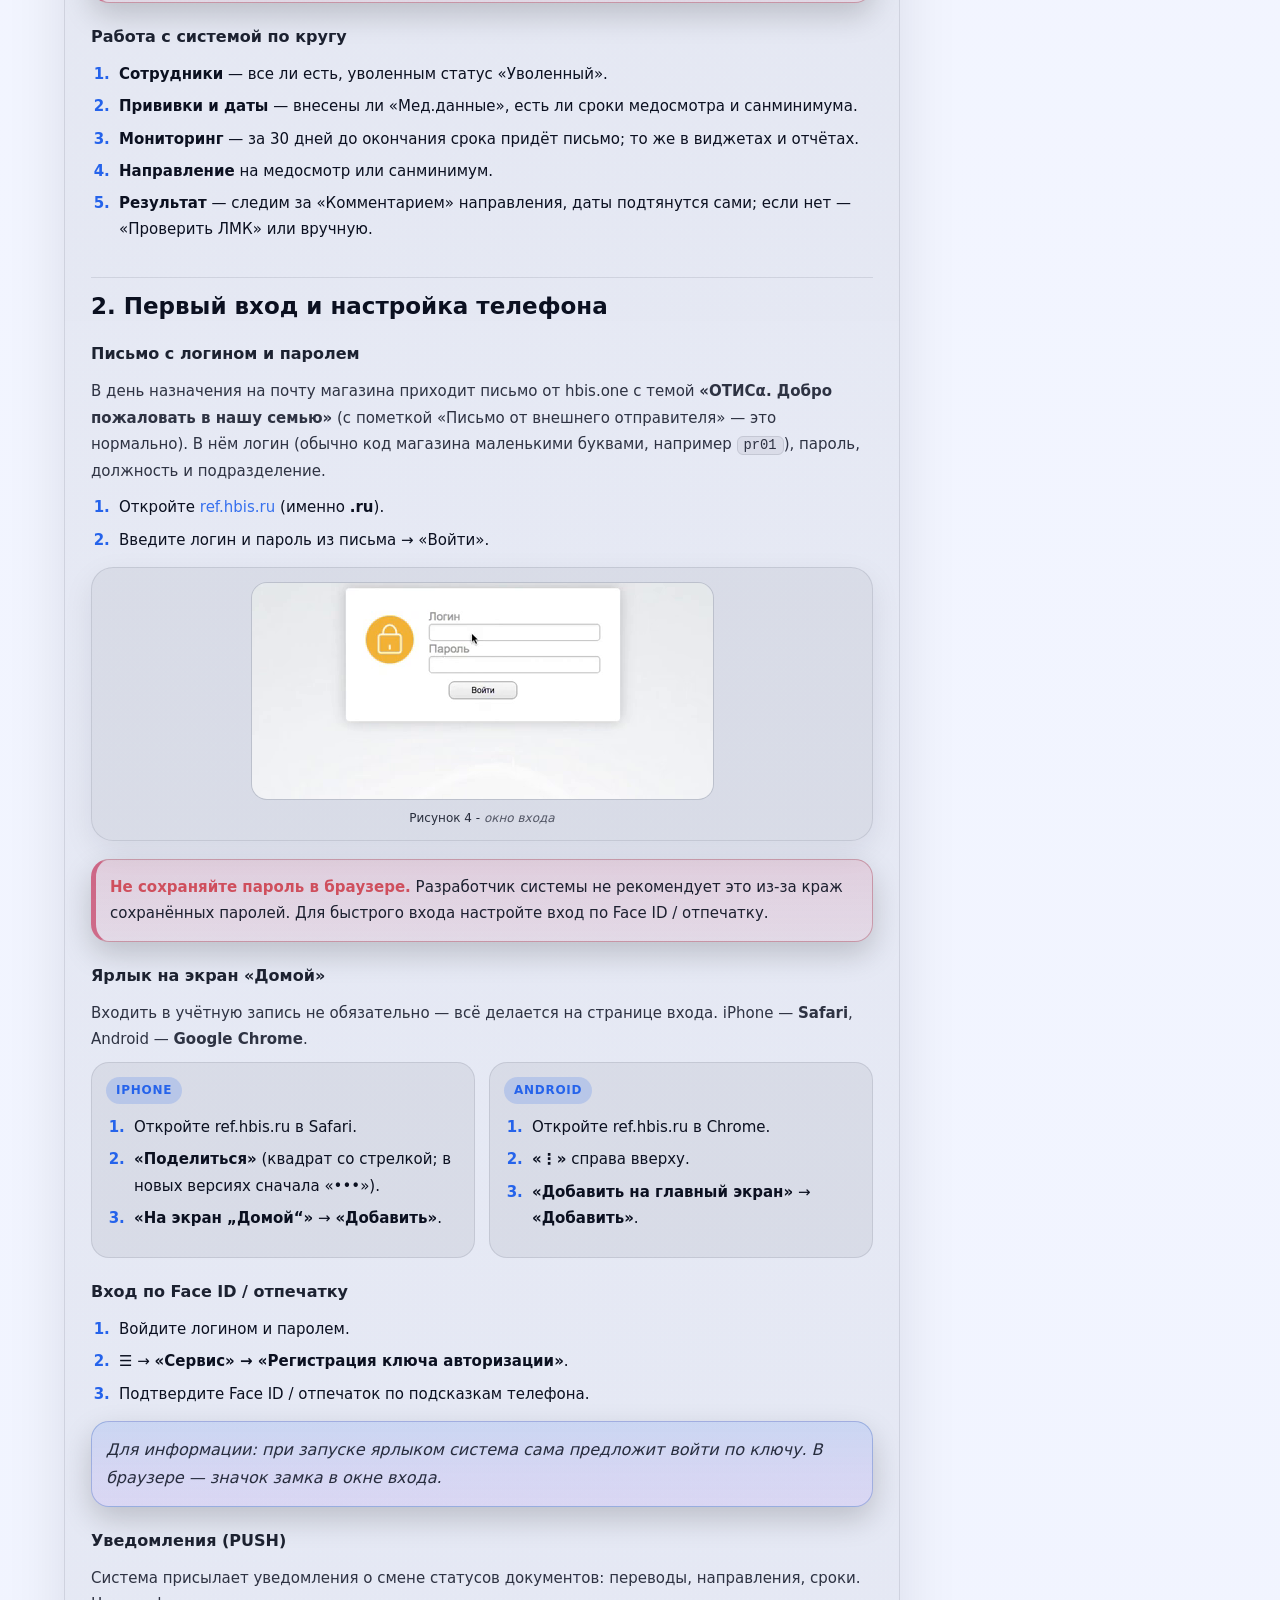
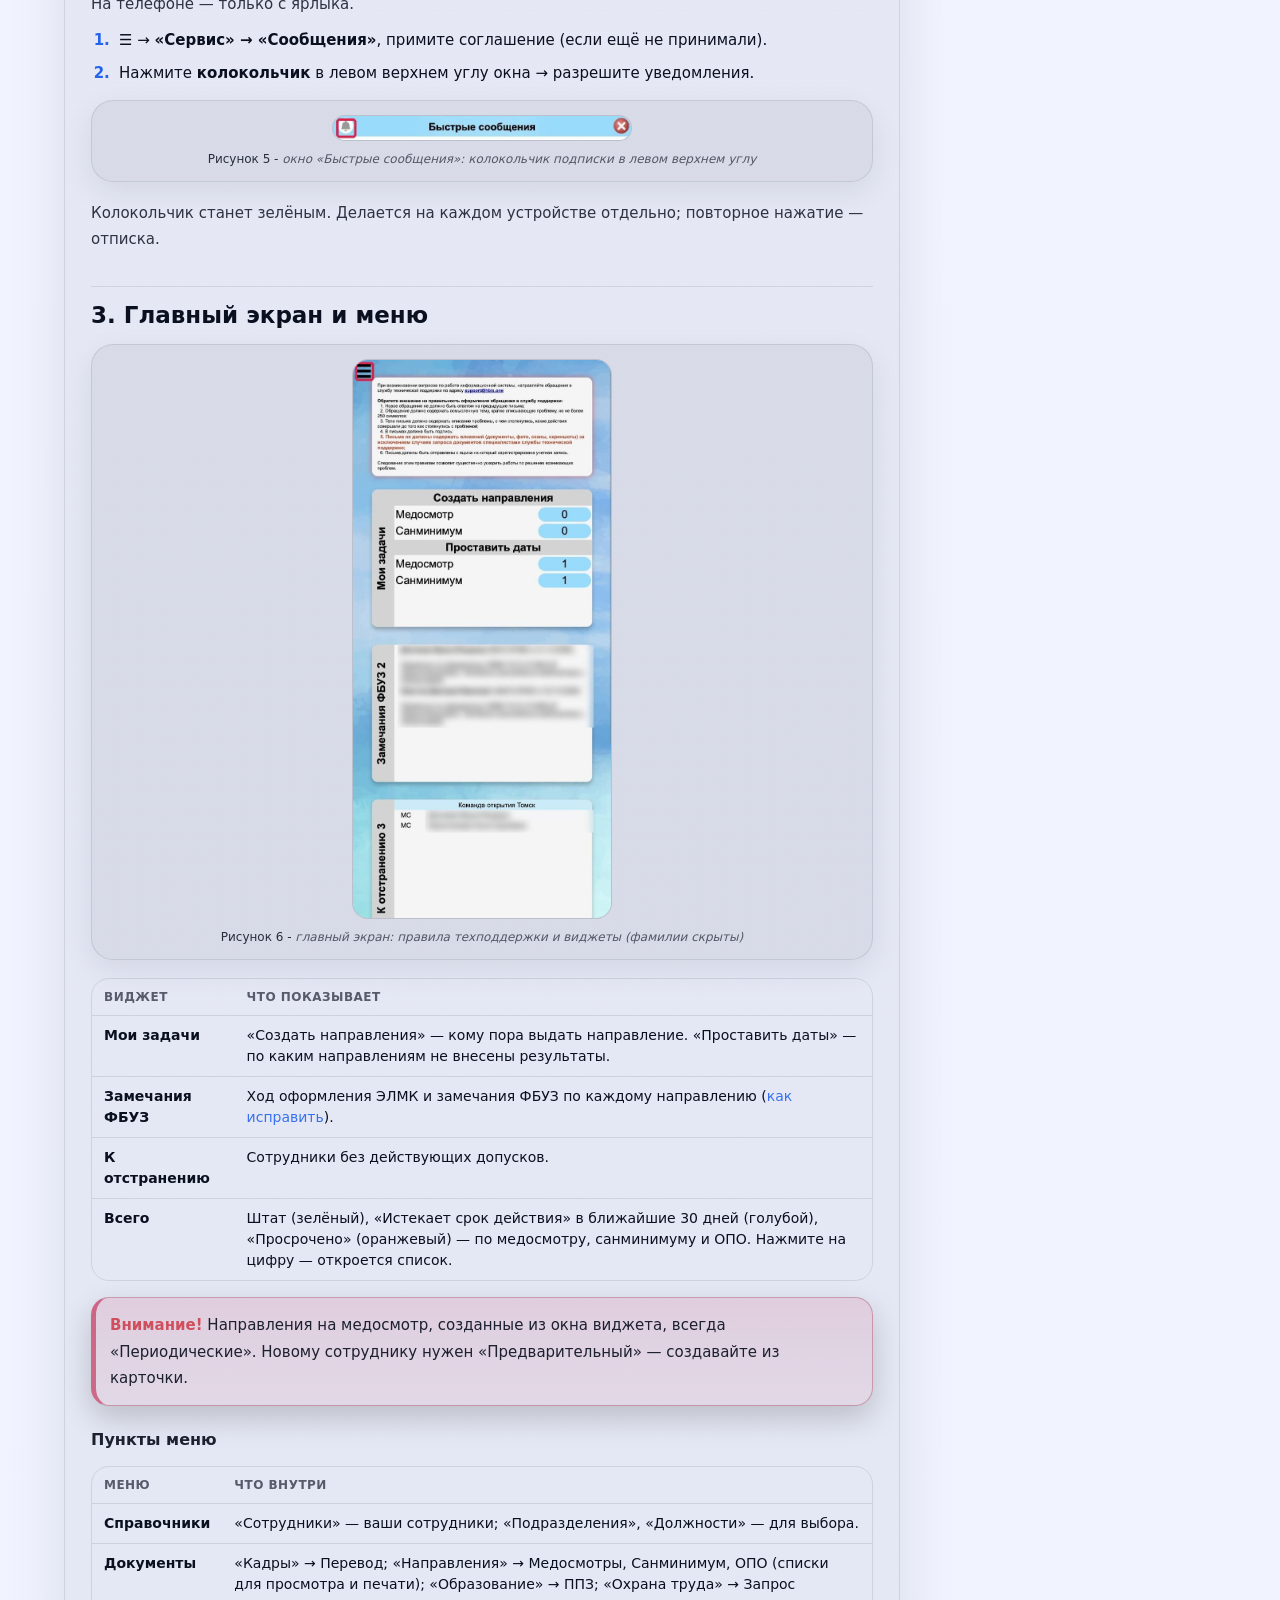
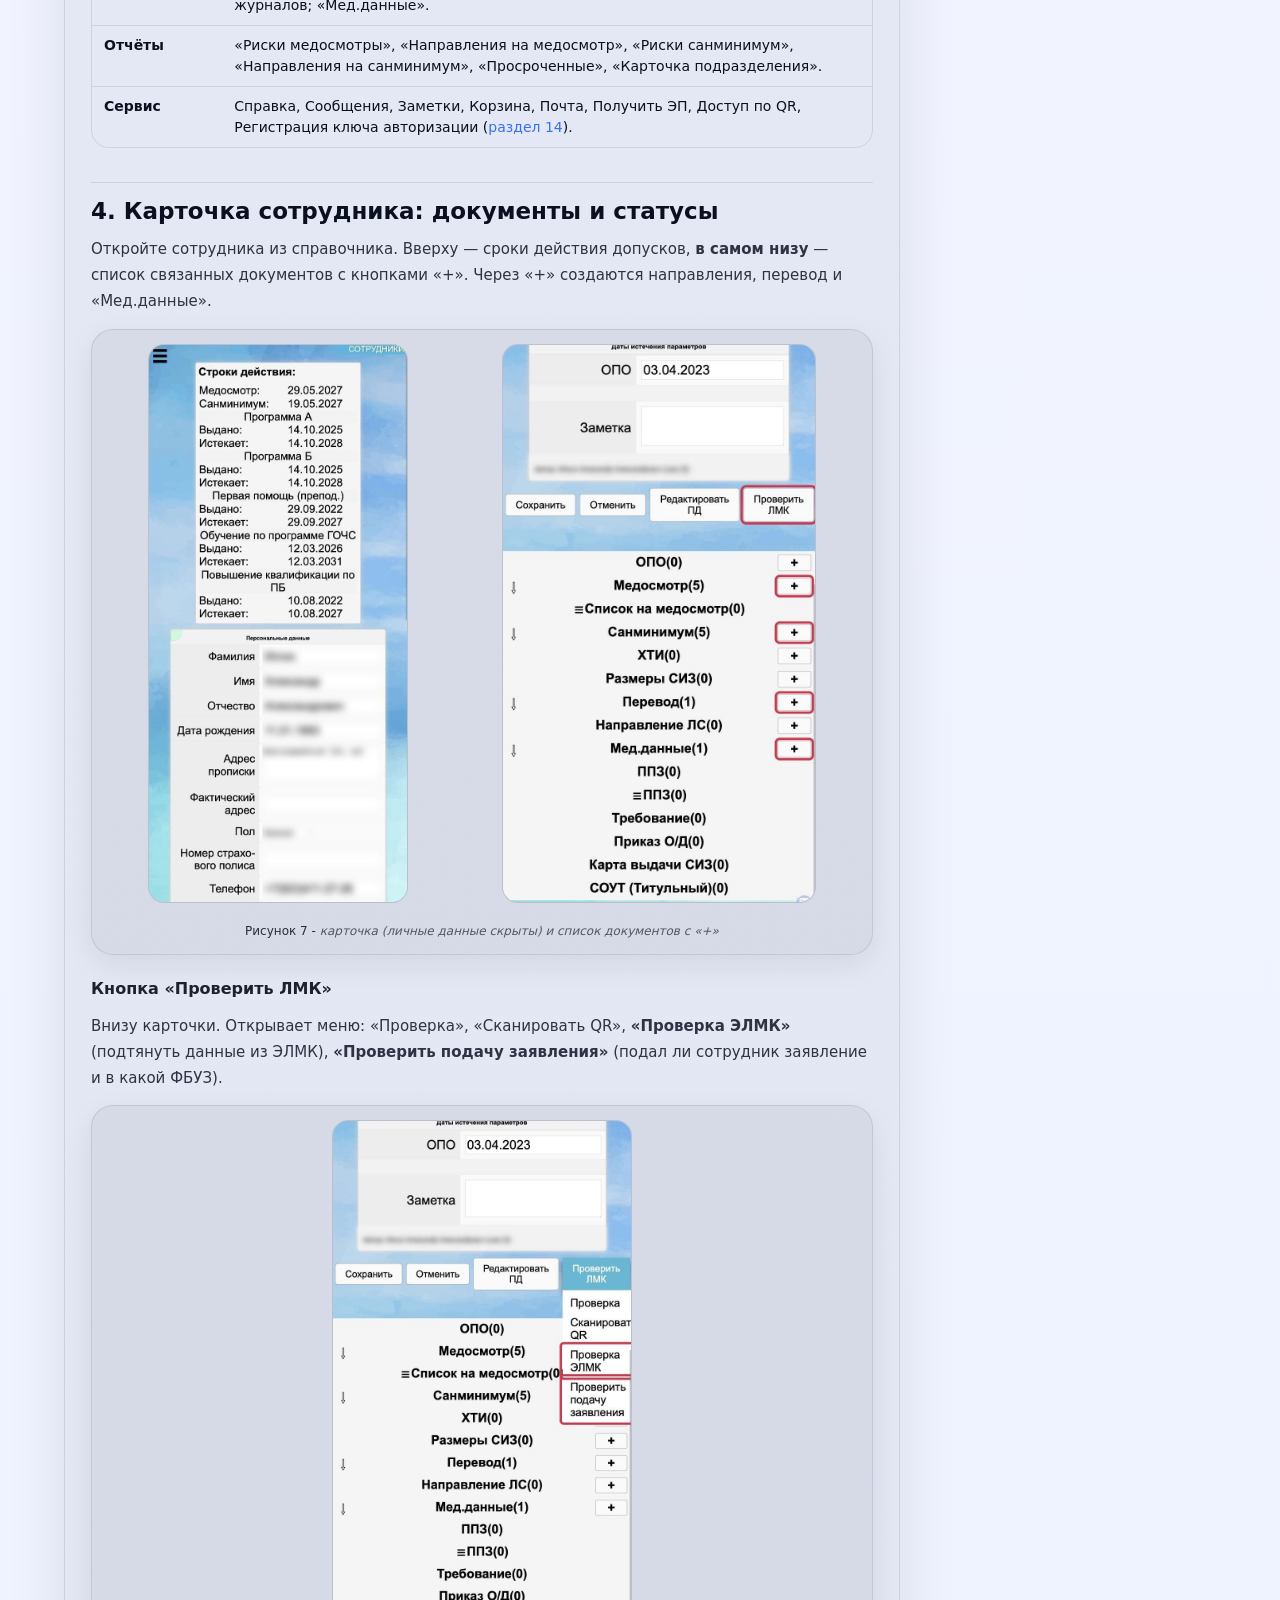
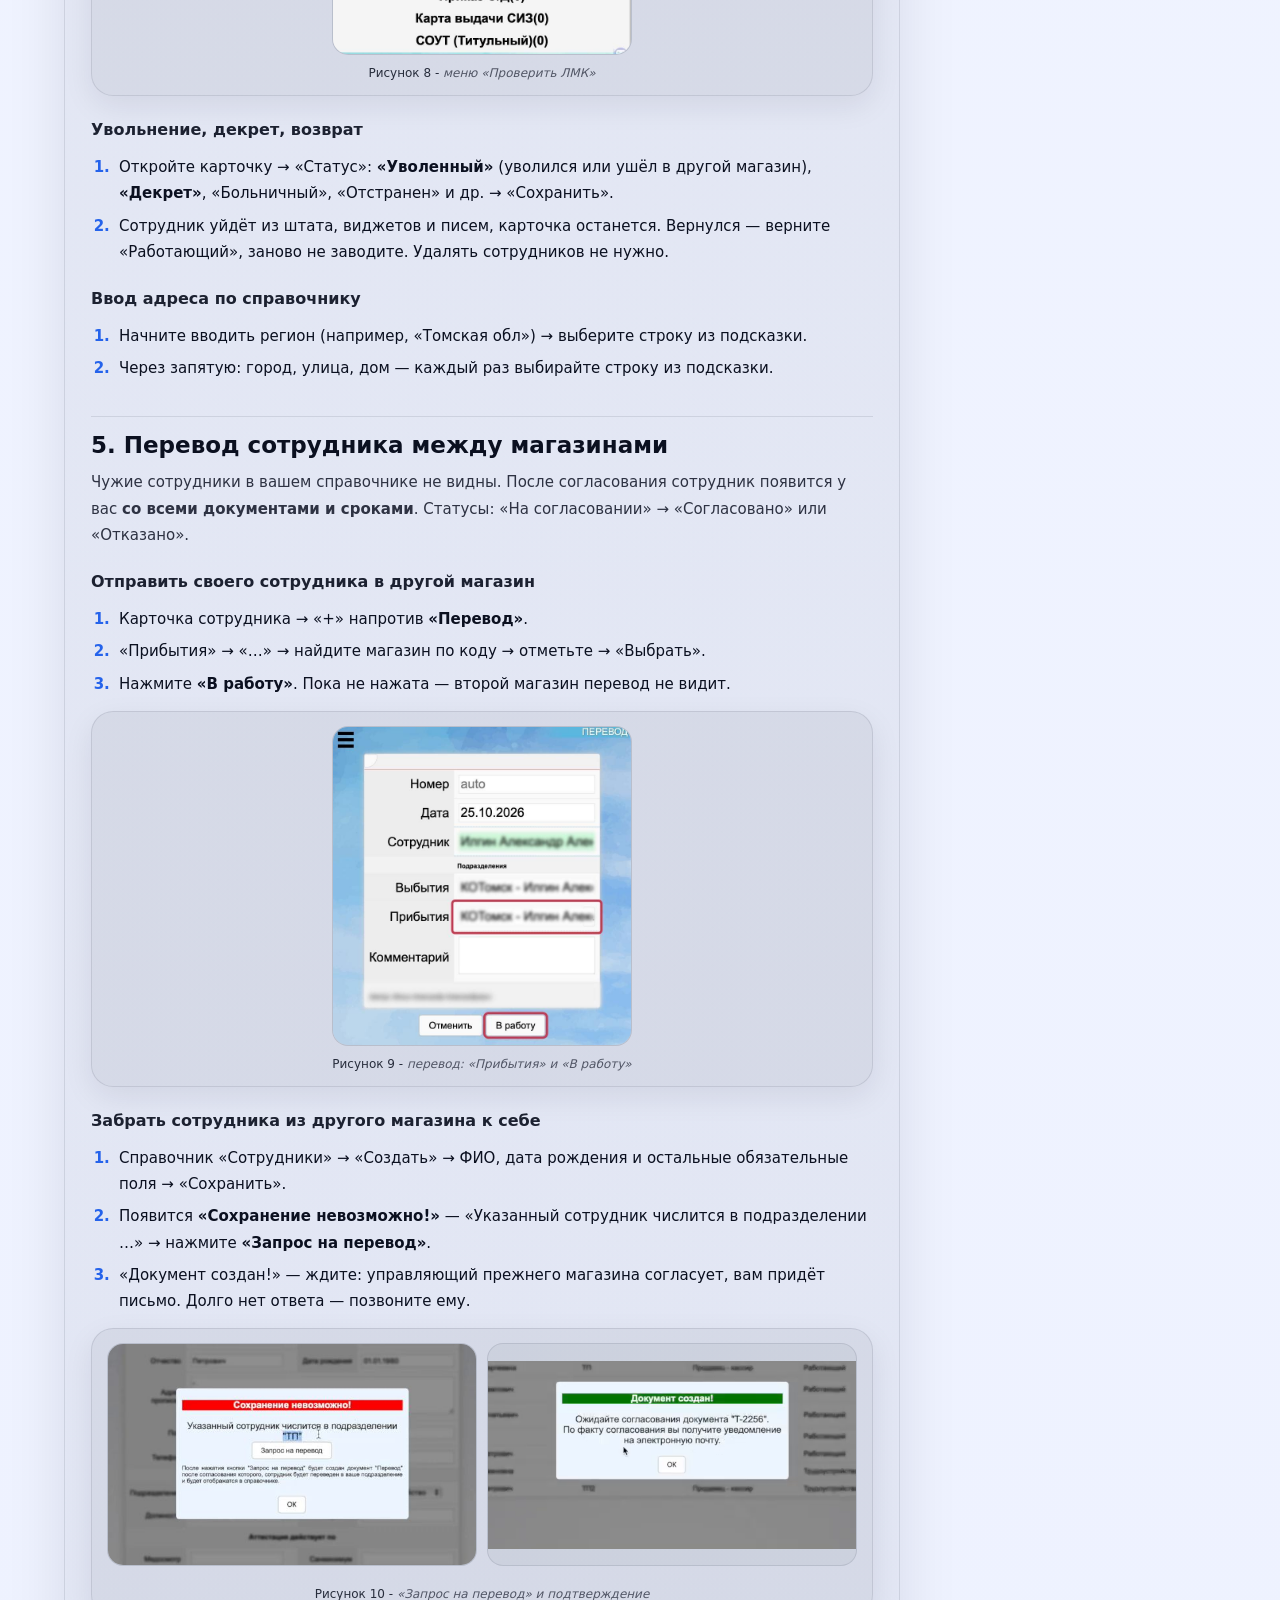
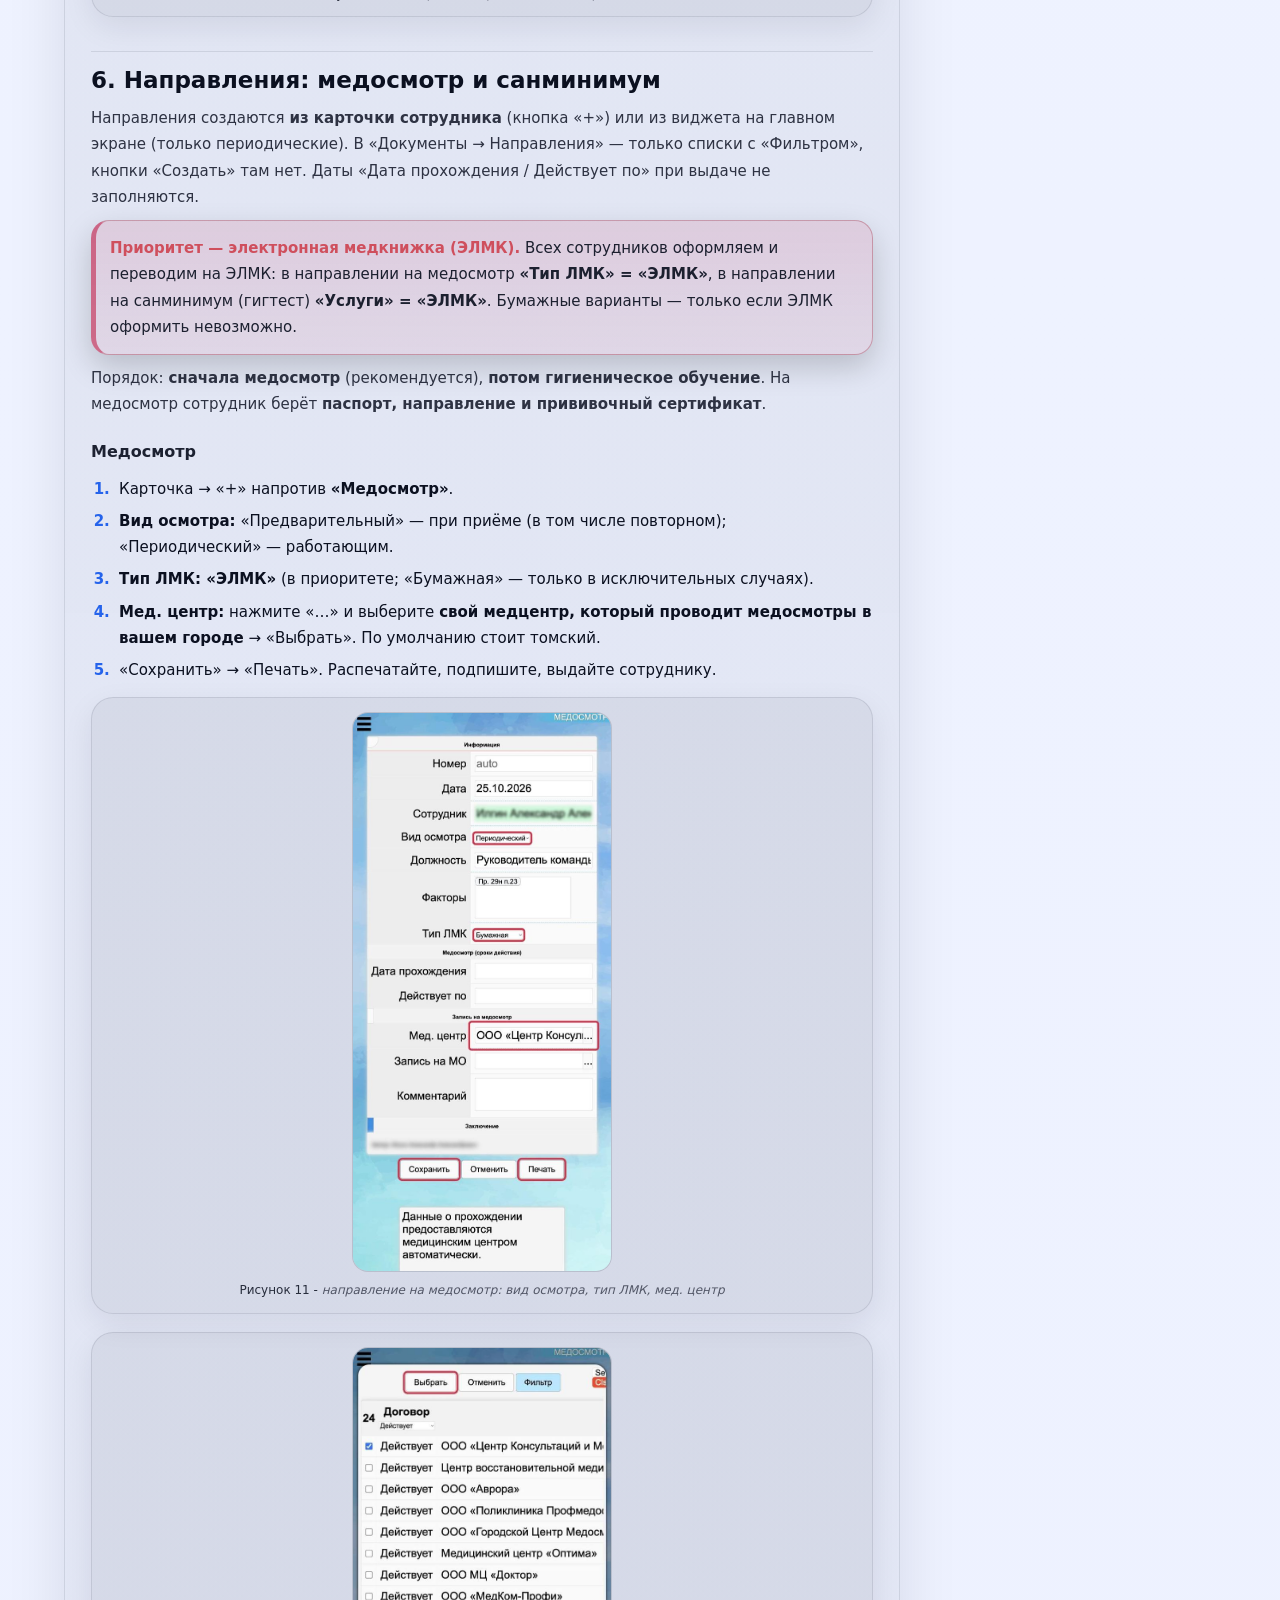
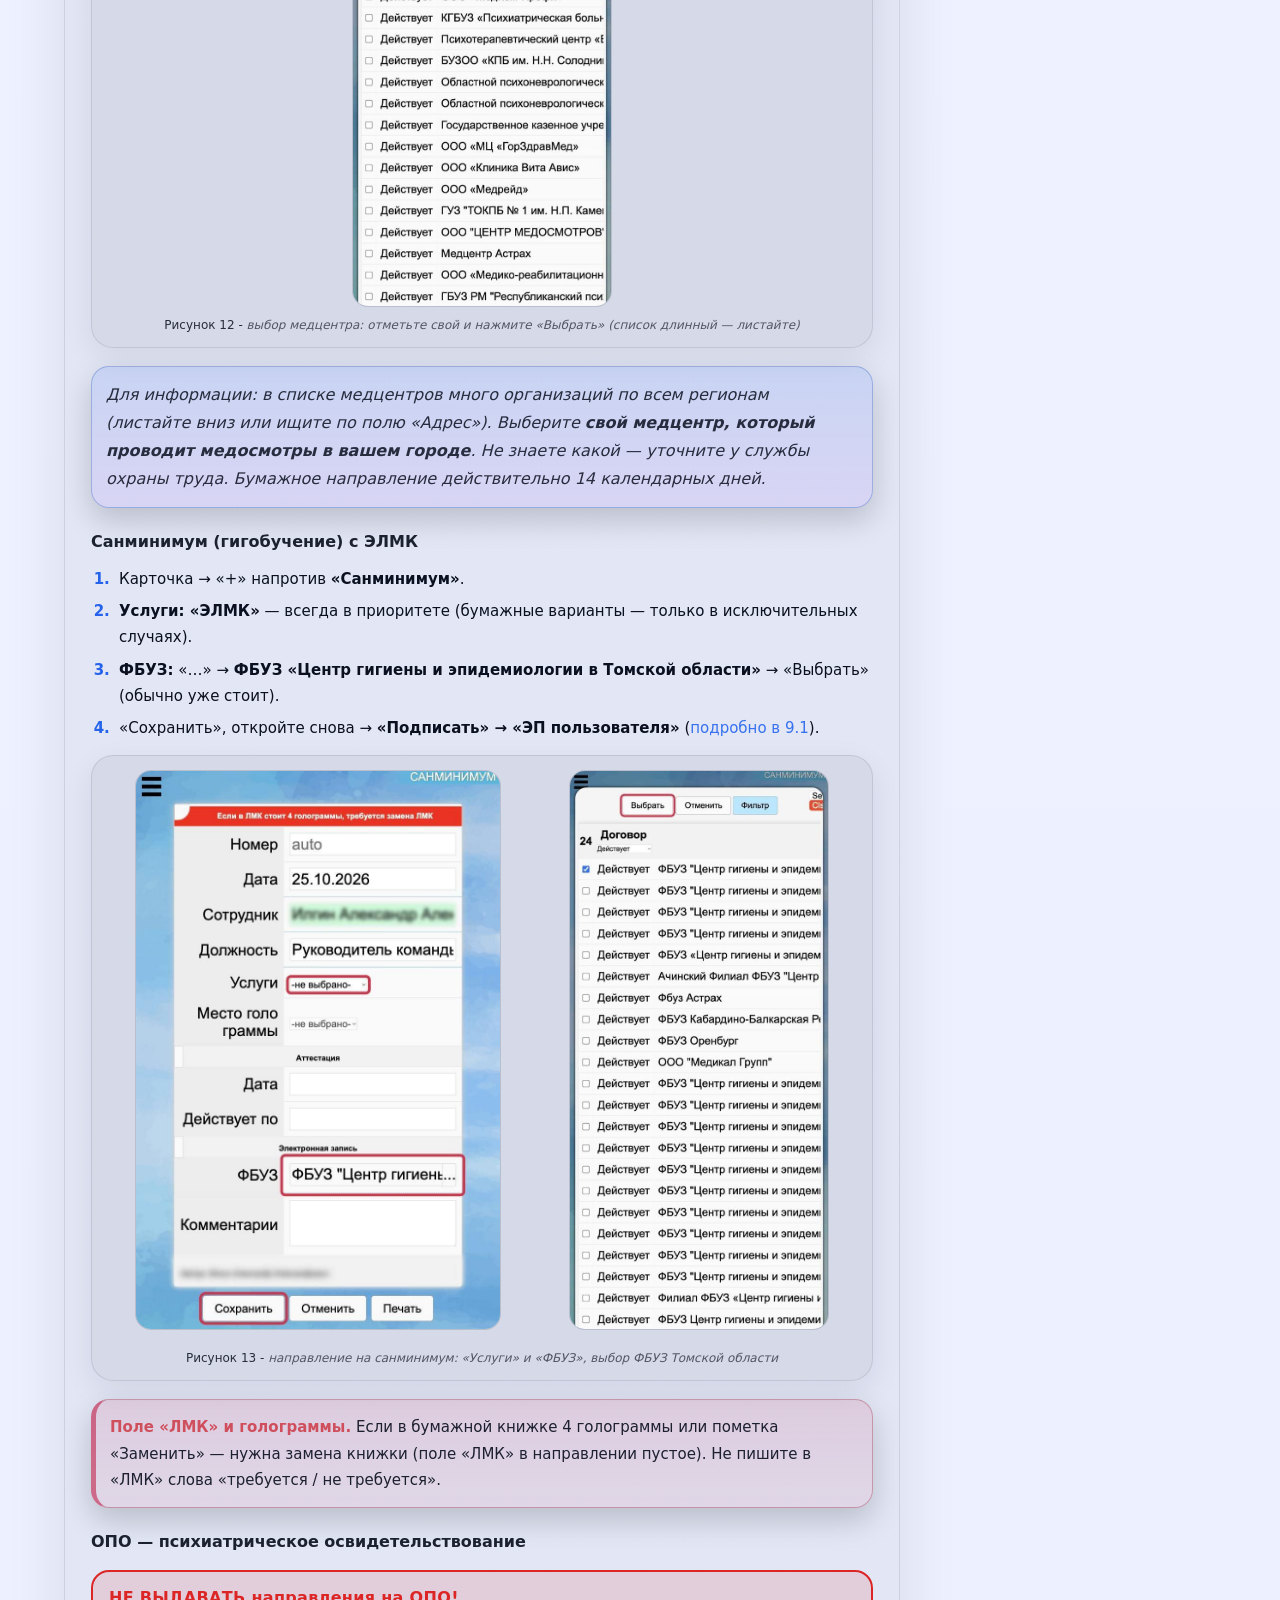
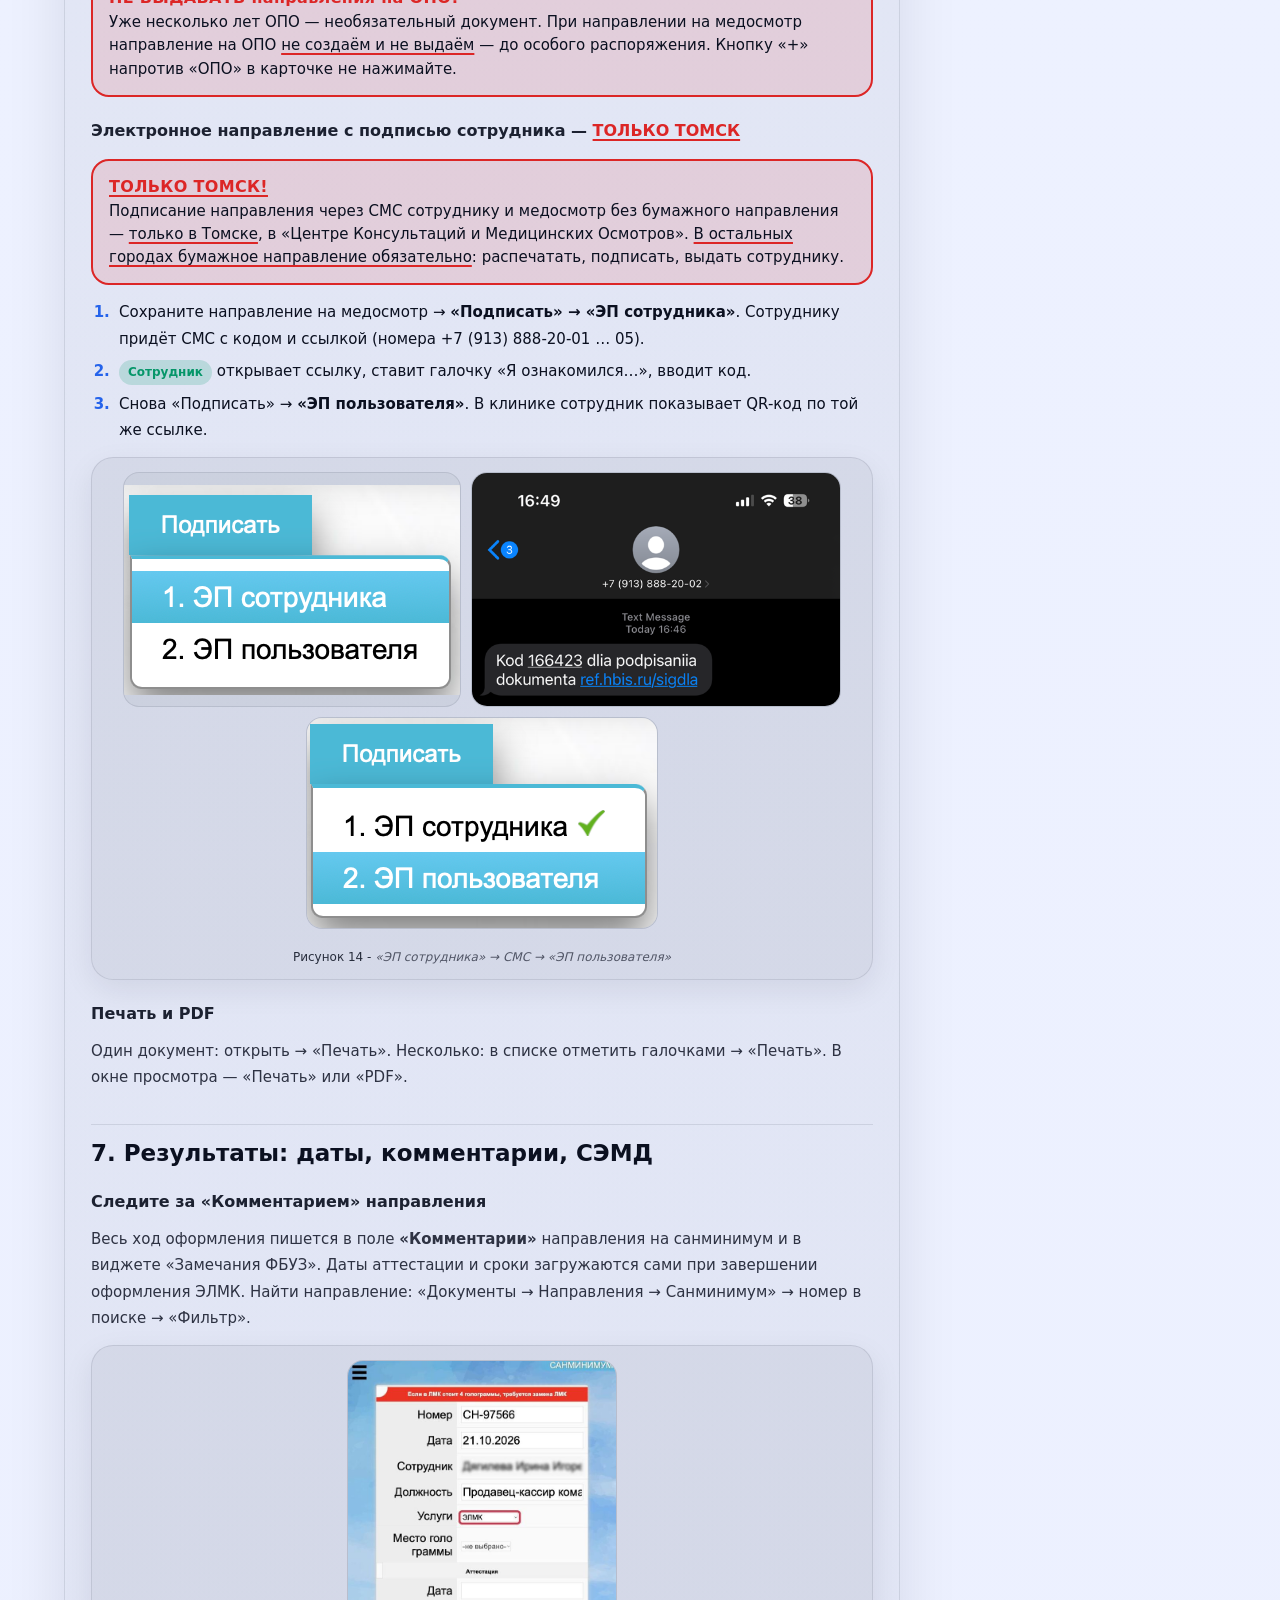
<file: miniapp/memo/pamyatka-otkrytiya/instr/lmk/lmk-mobile.html>
<!DOCTYPE html><html lang="ru" data-mode="auto"><head><meta charset="UTF-8"><meta name="viewport" content="width=device-width, initial-scale=1, viewport-fit=cover">
<title>ЛМК-Контроль с телефона</title>
<meta name="claude:viewport-fit-sides" content="cover">
<style>
    
    :root{
      /* Color tokens */
      --bg0:#050816;
      --bg1:#070b1f;
      --bg2:#0b1230;

      --card: rgba(255,255,255,.06);
      --card2: rgba(255,255,255,.08);
      --border: rgba(255,255,255,.10);

      --text:#eaf0ff;
      --muted: rgba(234,240,255,.70);

      --accent:#7dd3fc;
      --accent2:#a78bfa;
      --good:#34d399;
      --warn:#fbbf24;
      --bad:#fb7185;

      --shadow: 0 18px 60px rgba(0,0,0,.45);
      --shadow2: 0 10px 30px rgba(0,0,0,.30);

      --r-xl: 22px;
      --r-lg: 18px;
      --r-md: 14px;

      --max: 1180px;
      --content: 860px;
      --sidebar: 300px;

      --font: ui-sans-serif, system-ui, -apple-system, "Segoe UI", Roboto, "Helvetica Neue", Arial, "Noto Sans", "Liberation Sans", sans-serif;
      --mono: ui-monospace, SFMono-Regular, Menlo, Monaco, Consolas, "Liberation Mono", "Courier New", monospace;
    }

    @media (prefers-color-scheme: light){
      :root{
        --bg0:#f5f7ff;
        --bg1:#eef2ff;
        --bg2:#e8ecff;
        --card: rgba(17,24,39,.04);
        --card2: rgba(17,24,39,.06);
        --border: rgba(17,24,39,.10);
        --text:#0b1020;
        --muted: rgba(11,16,32,.65);
        --shadow: 0 18px 60px rgba(11,16,32,.10);
        --shadow2: 0 10px 30px rgba(11,16,32,.08);
        --accent:#2563eb;
        --accent2:#7c3aed;
        --good:#059669;
        --warn:#b45309;
        --bad:#be123c;
      }
    }

    *{ box-sizing:border-box; }
    html{ scroll-behavior:smooth; }
    body{
      margin:0;
      font-family: var(--font);
      color:var(--text);
      background:
        radial-gradient(1200px 800px at 10% 0%, color-mix(in oklab, var(--accent) 20%, transparent), transparent 60%),
        radial-gradient(900px 700px at 90% 10%, color-mix(in oklab, var(--accent2) 18%, transparent), transparent 60%),
        radial-gradient(900px 700px at 50% 110%, color-mix(in oklab, var(--accent) 12%, transparent), transparent 65%),
        linear-gradient(180deg, var(--bg0), var(--bg1) 40%, var(--bg2));
      min-height:100vh;
      line-height:1.75;
      -webkit-font-smoothing: antialiased;
      text-rendering: optimizeLegibility;
    }

    a{ color: color-mix(in oklab, var(--accent) 92%, white); text-decoration:none; }
    a:hover{ text-decoration:underline; }
    a:focus-visible{
      outline:2px solid color-mix(in oklab, var(--accent) 70%, transparent);
      outline-offset:3px;
      border-radius:10px;
    }

    /* Top progress bar */
    .progress{
      position:fixed;
      top:0; left:0;
      width:100%;
      height:4px;
      background: transparent;
      z-index:1000;
    }
    .progress > i{
      display:block;
      height:100%;
      width:0%;
      background: linear-gradient(90deg, var(--accent), var(--accent2));
      box-shadow: 0 0 18px color-mix(in oklab, var(--accent) 40%, transparent);
    }

    /* App shell */
    .shell{
      max-width: var(--max);
      margin: 0 auto;
      padding: 18px 14px 70px;
    }

    /* Glass header */
    .topbar{
      position:sticky;
      top: 10px;
      z-index: 20;
      display:flex;
      gap:12px;
      align-items:center;
      justify-content:space-between;
      padding: 12px 12px;
      border-radius: var(--r-xl);
      border:1px solid var(--border);
      background: linear-gradient(180deg, color-mix(in oklab, var(--card2) 100%, transparent), color-mix(in oklab, var(--card) 100%, transparent));
      backdrop-filter: blur(12px);
      box-shadow: var(--shadow2);
    }
    .brand{
      display:flex;
      gap:10px;
      align-items:center;
      min-width: 0;
    }
    .dot{
      width: 14px; height: 14px;
      border-radius: 999px;
      background: radial-gradient(circle at 30% 30%, var(--accent), var(--accent2));
      box-shadow: 0 0 0 6px color-mix(in oklab, var(--accent) 20%, transparent);
      flex: 0 0 auto;
    }
    .title{
      font-size: 14px;
      color: var(--muted);
      white-space: nowrap;
      overflow:hidden;
      text-overflow: ellipsis;
      letter-spacing: .2px;
    }
    .actions{
      display:flex;
      gap:10px;
      align-items:center;
    }
    .iconbtn{
      width: 42px;
      height: 42px;
      border-radius: 14px;
      border: 1px solid var(--border);
      background: color-mix(in oklab, var(--card2) 100%, transparent);
      color: var(--text);
      cursor: pointer;
      display:grid;
      place-items:center;
      box-shadow: 0 8px 22px rgba(0,0,0,.22);
      transition: transform .15s ease, background .15s ease, border-color .15s ease;
    }
    .iconbtn:hover{ transform: translateY(-1px); background: color-mix(in oklab, var(--card2) 120%, transparent); }
    .iconbtn:active{ transform: translateY(0px); }
    .iconbtn svg{ width: 18px; height:18px; opacity:.92; }

    /* Layout grid */
    .grid{
      display:grid;
      grid-template-columns: 1fr;
      gap: 16px;
      margin-top: 14px;
    }
    @media (min-width: 980px){
      .grid{ grid-template-columns: minmax(0, var(--content)) minmax(0, var(--sidebar)); align-items:start; }
    }

    /* Main card */
    .paper{
      border-radius: var(--r-xl);
      border:1px solid var(--border);
      background: linear-gradient(180deg, color-mix(in oklab, var(--card2) 95%, transparent), color-mix(in oklab, var(--card) 100%, transparent));
      box-shadow: var(--shadow);
      overflow:hidden;
    }
    .paper-inner{
      padding: 20px 16px 10px;
    }
    @media (min-width: 640px){
      .paper-inner{ padding: 28px 26px 14px; }
    }

    /* Headings */
    .Title{
      margin:0 0 10px;
      font-size: clamp(20px, 2.2vw, 28px);
      line-height:1.15;
      letter-spacing:.2px;
      font-weight: 820;
    }

    h4{
      margin: 20px 0 10px;
      font-size: 15px;
      font-weight: 820;
      color: color-mix(in oklab, var(--text) 92%, transparent);
      scroll-margin-top: 90px;
    }

    /* Existing text classes */
    .Content, .Content2{
      margin: 10px 0;
      font-size: 15px;
      color: color-mix(in oklab, var(--text) 92%, transparent);
    }
    .Content2{ color: color-mix(in oklab, var(--text) 84%, transparent); text-indent: 0; }
    .Content ul{
      margin: 10px 0 0;
      padding-left: 20px;
    }
    .Content li{ margin: 6px 0; }

    /* "ForInformation" as info callout */
    .ForInformation{
      margin: 14px 0;
      padding: 14px 14px;
      border-radius: var(--r-lg);
      border: 1px solid color-mix(in oklab, var(--accent) 22%, var(--border));
      background: linear-gradient(180deg,
        color-mix(in oklab, var(--accent) 14%, transparent),
        color-mix(in oklab, var(--accent2) 10%, transparent));
      color: color-mix(in oklab, var(--text) 86%, transparent);
      box-shadow: 0 12px 30px rgba(0,0,0,.18);
      font-style: italic;
    }

    /* Automatic warning callout: any .Content containing strong "Внимание!" */
    .Content:has(strong){
      /* keep normal unless the first strong is "Внимание!" */
    }
    .Content:has(strong:first-child){
      padding: 14px 14px;
      border-radius: var(--r-lg);
      border: 1px solid color-mix(in oklab, var(--bad) 26%, var(--border));
      border-left: 5px solid color-mix(in oklab, var(--bad) 55%, transparent);
      background: linear-gradient(180deg,
        color-mix(in oklab, var(--bad) 12%, transparent),
        color-mix(in oklab, var(--bad) 7%, transparent));
      box-shadow: 0 12px 30px rgba(0,0,0,.18);
    }
    .Content:has(strong:first-child) strong:first-child{
      color: color-mix(in oklab, var(--bad) 82%, white);
    }

    /* Figures */
    .article{ counter-reset: fig; }
    figure.figure{
      counter-increment: fig;
      margin: 14px 0 18px;
      padding: 14px;
      border-radius: var(--r-xl);
      border: 1px solid var(--border);
      background: color-mix(in oklab, var(--card2) 100%, transparent);
      box-shadow: var(--shadow2);
    }
    figure.figure img{
      width: 100%;
      height:auto;
      display:block;
      border-radius: 16px;
      border: 1px solid color-mix(in oklab, var(--border) 100%, transparent);
      background: color-mix(in oklab, var(--card) 100%, transparent);
      cursor: zoom-in;
    }
    figure.figure figcaption{
      margin-top: 10px;
      font-size: 12px;
      line-height:1.35;
      color: var(--muted);
      font-style: italic;
      text-align:center;
    }
    figure.figure figcaption::before{
      content: "Рисунок " counter(fig) " - ";
      color: color-mix(in oklab, var(--text) 86%, transparent);
      font-style: normal;
    }

    /* Figure2 style for multiple images in one figure */
    figure.figure2{
      counter-increment: fig;
      margin: 14px 0 18px;
      padding: 14px;
      border-radius: var(--r-xl);
      border: 1px solid var(--border);
      background: color-mix(in oklab, var(--card2) 100%, transparent);
      box-shadow: var(--shadow2);
      display: flex;
      flex-wrap: wrap;
      justify-content: center;
      gap: 10px;
    }
    figure.figure2 img{
      max-width: 100%;
      height: auto;
      display: inline-block;
      border-radius: 16px;
      border: 1px solid color-mix(in oklab, var(--border) 100%, transparent);
      background: color-mix(in oklab, var(--card) 100%, transparent);
      cursor: zoom-in;
    }
    figure.figure2 figcaption{
      width: 100%;
      margin-top: 10px;
      font-size: 12px;
      line-height:1.35;
      color: var(--muted);
      font-style: italic;
      text-align:center;
    }
    figure.figure2 figcaption::before{
      content: "Рисунок " counter(fig) " - ";
      color: color-mix(in oklab, var(--text) 86%, transparent);
      font-style: normal;
    }

    /* Sidebar TOC */
    .side{
      position: relative;
    }
    .panel{
      border-radius: var(--r-xl);
      border: 1px solid var(--border);
      background: color-mix(in oklab, var(--card2) 100%, transparent);
      box-shadow: var(--shadow2);
      overflow:hidden;
    }
    .panel .head{
      padding: 14px 14px 12px;
      border-bottom: 1px solid var(--border);
      display:flex;
      gap:10px;
      align-items:center;
      justify-content:space-between;
    }
    .panel .head .h{
      font-size: 13px;
      letter-spacing: .25px;
      color: var(--muted);
      font-weight: 750;
    }
    .panel .body{
      padding: 10px 10px 12px;
      max-height: calc(100vh - 160px);
      overflow:auto;
      scrollbar-width: thin;
      scrollbar-color: color-mix(in oklab, var(--accent) 45%, transparent) transparent;
    }
    .panel .body::-webkit-scrollbar{ width: 10px; }
    .panel .body::-webkit-scrollbar-thumb{
      background: color-mix(in oklab, var(--accent) 30%, transparent);
      border-radius: 999px;
      border: 3px solid transparent;
      background-clip: content-box;
    }

    .toclist{ list-style:none; margin:0; padding:0; }
    .toclist a{
      display:block;
      padding: 9px 10px;
      border-radius: 12px;
      color: color-mix(in oklab, var(--text) 86%, transparent);
      border: 1px solid transparent;
      text-decoration:none;
      transition: background .15s ease, border-color .15s ease, transform .15s ease;
    }
    .toclist a:hover{
      background: color-mix(in oklab, var(--card2) 110%, transparent);
      border-color: color-mix(in oklab, var(--border) 120%, transparent);
      transform: translateY(-1px);
    }
    .toclist a[data-level="4"]{
      padding-left: 22px;
      color: color-mix(in oklab, var(--text) 72%, transparent);
      font-size: 13px;
    }
    .toclist a.is-active{
      background: linear-gradient(180deg,
        color-mix(in oklab, var(--accent) 18%, transparent),
        color-mix(in oklab, var(--accent2) 12%, transparent));
      border-color: color-mix(in oklab, var(--accent) 22%, var(--border));
      color: var(--text);
    }

    /* Mobile TOC (accordion) */
    .mobiletoc{
      display:block;
      margin-top: 14px;
    }
    @media (min-width: 980px){
      .mobiletoc{ display:none; }
    }
    .mobiletoc details{
      border-radius: var(--r-xl);
      border: 1px solid var(--border);
      background: color-mix(in oklab, var(--card2) 100%, transparent);
      box-shadow: var(--shadow2);
      overflow:hidden;
    }
    .mobiletoc summary{
      list-style:none;
      cursor:pointer;
      padding: 14px 14px;
      color: var(--muted);
      font-weight: 750;
      display:flex;
      align-items:center;
      justify-content:space-between;
    }
    .mobiletoc summary::-webkit-details-marker{ display:none; }
    .mobiletoc summary .chev{ opacity:.8; transition: transform .15s ease; }
    .mobiletoc details[open] summary .chev{ transform: rotate(180deg); }
    .mobiletoc .body{ padding: 8px 10px 12px; }

    /* Hide old TOC block from the original HTML */
    nav.toc-old{ display:none !important; }

    /* Floating "to top" */
    .totop{
      position: fixed;
      right: 14px;
      bottom: 80px;
      z-index: 30;
      width: 44px;
      height: 44px;
      border-radius: 16px;
      border: 1px solid var(--border);
      background: color-mix(in oklab, var(--card2) 100%, transparent);
      box-shadow: var(--shadow2);
      display:grid;
      place-items:center;
      cursor:pointer;
      opacity: 0;
      transform: translateY(10px);
      transition: opacity .18s ease, transform .18s ease;
    }
    .totop.show{
      opacity: 1;
      transform: translateY(0);
    }
    .totop svg{ width: 18px; height: 18px; opacity:.92; }

    /* Lightbox */
    .lb{
      position:fixed;
      inset:0;
      background: rgba(0,0,0,.72);
      display:none;
      place-items:center;
      padding: 18px;
      z-index: 2000;
    }
    .lb.show{ display:grid; }
    .lb .wrap{
      max-width: min(1100px, 96vw);
      max-height: 90vh;
      display:grid;
      gap: 10px;
      align-items:center;
      justify-items:center;
    }
    .lb img{
      max-width: 100%;
      max-height: 84vh;
      border-radius: 18px;
      border: 1px solid rgba(255,255,255,.18);
      box-shadow: 0 30px 80px rgba(0,0,0,.55);
      background: rgba(255,255,255,.03);
      cursor: zoom-out;
    }
    .lb .cap{
      color: rgba(255,255,255,.78);
      font-size: 12px;
      text-align:center;
    }

    /* Reduce motion */
    @media (prefers-reduced-motion: reduce){
      html{ scroll-behavior:auto; }
      .iconbtn, .toclist a, .totop, .mobiletoc summary .chev { transition:none !important; }
    }
    .download-btn{
      display:block;
      width:fit-content;
      margin:0px auto 20px;
      background:#1e73e8;
      color:#fff !important;
      padding:14px 36px;
      border-radius:18px;
      font-size:18px;
      font-weight:600;
      text-decoration:none !important;
      box-shadow:0 6px 18px rgba(30,115,232,.35);
      transition:transform .15s ease, box-shadow .15s ease;
      text-align:center;
    }

    .download-btn:hover{
      transform:translateY(-2px);
      box-shadow:0 10px 22px rgba(30,115,232,.45);
    }

    @media (max-width: 979px){
      /* скрываем нижнее (sidebar) оглавление, оставляем верхнее mobiletoc */
      .side{ display:none; }
    }
  
    h3{margin:34px 0 10px;font-size:clamp(19px,2vw,23px);line-height:1.25;scroll-margin-top:90px;padding-top:14px;border-top:1px solid var(--border)}
    h4{font-size:16px}
    .hero{padding-bottom:6px}
    .kicker{font-size:12px;letter-spacing:.12em;text-transform:uppercase;color:var(--accent);font-weight:700}
    .hero .Title{margin-top:6px;text-wrap:balance}
    .download-btn.ghost{background:transparent;color:var(--accent)!important;border:1.5px solid var(--accent);box-shadow:none}
    .btnrow{display:flex;flex-wrap:wrap;gap:10px;margin:14px 0 6px}
    .btnrow .download-btn{margin:0;font-size:16px;padding:12px 24px}
    ol.steps{margin:10px 0 14px;padding-left:24px;font-size:15px}
    ol.steps li{margin:6px 0;padding-left:4px}
    ol.steps li::marker{font-weight:800;color:var(--accent)}
    ol.steps.um li::marker{color:var(--accent)} ol.steps.emp li::marker{color:var(--good)}
    .cols{display:grid;grid-template-columns:1fr;gap:14px;margin:10px 0}
    @media(min-width:700px){.cols{grid-template-columns:1fr 1fr}}
    .col{min-width:0;border:1px solid var(--border);border-radius:var(--r-lg);padding:12px 14px;background:color-mix(in oklab,var(--card2) 100%,transparent)}
    .tag{display:inline-block;font-size:12px;font-weight:800;letter-spacing:.06em;text-transform:uppercase;padding:3px 10px;border-radius:999px;background:color-mix(in oklab,var(--accent) 18%,transparent);color:var(--accent)}
    .table-wrap{overflow-x:auto;margin:12px 0 16px;border:1px solid var(--border);border-radius:var(--r-lg)}
    table{border-collapse:collapse;width:100%;font-size:14px;line-height:1.5}
    th,td{text-align:left;vertical-align:top;padding:9px 12px;border-bottom:1px solid var(--border)}
    th{font-size:12px;letter-spacing:.04em;text-transform:uppercase;color:var(--muted);background:color-mix(in oklab,var(--card2) 140%,transparent)}
    tr:last-child td{border-bottom:0}
    .mono{font-family:var(--mono);font-size:.92em;padding:1px 6px;border-radius:6px;background:var(--card2);border:1px solid var(--border);white-space:nowrap}
    .who{display:inline-block;font-size:12px;font-weight:800;padding:2px 9px;border-radius:999px;white-space:nowrap}
    .who.um{background:color-mix(in oklab,var(--accent) 18%,transparent);color:var(--accent)}
    .who.emp{background:color-mix(in oklab,var(--good) 18%,transparent);color:var(--good)}
    .flow{display:grid;grid-template-columns:1fr;gap:8px;margin:12px 0 16px}
    @media(min-width:760px){.flow{grid-template-columns:repeat(5,1fr)}}
    .fstep{border-radius:14px;padding:10px 12px;border:1px solid var(--border);display:flex;flex-direction:column;gap:4px;font-size:13.5px;line-height:1.4;min-width:0}
    .fstep b{font-size:13px}
    .fstep.um{border-left:4px solid var(--accent);background:color-mix(in oklab,var(--accent) 8%,transparent)}
    .fstep.emp{border-left:4px solid var(--good);background:color-mix(in oklab,var(--good) 8%,transparent)}
    .sample{margin:12px 0;padding:12px 14px;border-radius:var(--r-lg);border:1px dashed var(--border);font-size:14px;line-height:1.6}
    .sample .tag{margin-bottom:6px}
    ul.links{padding-left:20px;font-size:15px} ul.links li{margin:6px 0}
    figure.figure img.narrow{width:auto;max-width:min(100%,560px);margin:0 auto}
    figure.figure2 img{max-width:calc(50% - 6px);width:auto;max-height:440px;object-fit:contain}
    figure.phone img{max-height:560px;max-width:calc(50% - 6px);width:auto;margin:0 auto}
    figure.figure.phone img{max-width:300px}
    .col figure.figure{margin:10px 0 0;padding:8px}
    .stop{margin:14px 0;padding:14px 16px;border-radius:var(--r-lg);border:2px solid #dc2626;background:color-mix(in oklab,#dc2626 12%,transparent);color:var(--text);font-size:15px;line-height:1.55;break-inside:avoid}
    .stop b{color:#dc2626;font-size:16px;letter-spacing:.02em}
    .stop u{text-decoration:underline;text-decoration-color:#dc2626;text-decoration-thickness:2px;text-underline-offset:3px}
    .redu{color:#dc2626;text-decoration:underline;text-decoration-thickness:2px;text-underline-offset:3px}
    .printtoc{display:none}
    @media (max-width:640px){
      .table-wrap table,.table-wrap tbody,.table-wrap tr,.table-wrap td{display:block;width:auto}
      .table-wrap thead{display:none}
      .table-wrap tr{padding:8px 0;border-bottom:1px solid var(--border)}
      .table-wrap tr:last-child{border-bottom:0}
      .table-wrap td{border:0;padding:3px 12px}
      .table-wrap td:first-child{font-weight:700}
      figure.figure2 img{max-width:100%;max-height:none}
    }
    @media print{
      @page{size:A4;margin:12mm 12mm 14mm}
      :root{--bg0:#fff;--bg1:#fff;--bg2:#fff;--card:#f6f7fb;--card2:#f1f3f9;--border:#d8dce8;--text:#111;--muted:#555;--accent:#1d4ed8;--accent2:#6d28d9;--bad:#be123c;--shadow:none;--shadow2:none;--good:#047857}
      body{background:#fff!important;font-size:11.5px;line-height:1.42}
      .Content,.Content2,ol.steps{font-size:11.5px;margin:5px 0}
      ol.steps li{margin:3px 0;break-inside:avoid}
      ol.steps{break-inside:avoid}
      h4 + ol.steps, h4 + .Content2{break-before:avoid}
      .Content:has(strong:first-child),.ForInformation{padding:8px 10px;margin:8px 0}
      table{font-size:11px} th,td{padding:5px 8px}
      thead{display:table-header-group} tr{break-inside:avoid}
      figure.figure,figure.figure2{margin:6px 0 8px;padding:6px;break-inside:avoid}
      figure figcaption{margin-top:4px}
      .progress,.topbar,.mobiletoc,.side,.totop,.lb,.btnrow{display:none!important}
      .shell{padding:0;max-width:none}.grid{display:block;margin:0}
      .paper{border:0;box-shadow:none;background:#fff;overflow:visible}.paper-inner{padding:0 3px}
      .printtoc{display:block;margin:8px 0 14px;padding:8px 12px;border:1px solid var(--border);border-radius:10px;font-size:10.5px;line-height:1.3;columns:2;column-gap:18px}
      .printtoc a{color:#1d4ed8;text-decoration:none}
      .printtoc ol{margin:2px 0;padding-left:0;list-style:none}.printtoc ol ol{padding-left:14px}.printtoc li{margin:1px 0;break-inside:avoid}
      .keep{break-inside:avoid}
      .keep.sec{margin-top:5mm}
      .table-wrap{overflow:visible!important;display:block}
      .flow,.col,.sample,.Content,.Content2,.ForInformation{break-inside:avoid}
      .flow{grid-template-columns:repeat(5,1fr)!important}
      .cols{grid-template-columns:1fr 1fr!important}
      h3{border-top:0;margin:0 0 6px;padding-top:0;font-size:17px;break-after:avoid}
      h4{margin:12px 0 5px;font-size:13px;break-after:avoid}
      .Content2:has(+ ol),.Content2:has(+ figure),.Content2:has(+ .table-wrap){break-after:avoid}
      figure.figure img{max-height:85mm;width:auto;max-width:100%;margin:0 auto}
      figure.figure img.tall{max-height:150mm}
      figure.figure2 img{max-height:70mm;max-width:calc(50% - 6px)}
      figure.phone img{max-height:95mm!important;max-width:calc(33% - 8px)!important}
      figure.figure.phone img{max-width:60mm!important}
      .ForInformation,.Content:has(strong:first-child){box-shadow:none}
      a{color:#1d4ed8}
    }
</style>
<style id="mode-overrides"></style>
</head><body>
  <div class="progress" aria-hidden="true"><i id="progressbar"></i></div>
  <div class="shell article" id="top">
    <div class="topbar">
      <div class="brand"><div class="dot" aria-hidden="true"></div><div class="title">ИС «ЛМК-Контроль» · телефон</div></div>
      <div class="actions">
        <button class="iconbtn" type="button" id="toggleTheme" aria-label="Переключить тему"><svg viewBox="0 0 24 24" fill="none" aria-hidden="true"><path d="M12 18a6 6 0 1 0 0-12 6 6 0 0 0 0 12Z" stroke="currentColor" stroke-width="2"></path><path d="M12 2v2M12 20v2M4 12H2M22 12h-2M5 5l1.5 1.5M17.5 17.5 19 19M19 5l-1.5 1.5M5 19l1.5-1.5" stroke="currentColor" stroke-width="2" stroke-linecap="round"></path></svg></button>
        <a class="iconbtn" href="lmk-mobile.pdf" target="_blank" aria-label="Скачать PDF" title="Скачать PDF" style="color:inherit;text-decoration:none"><svg viewBox="0 0 24 24" fill="none" aria-hidden="true"><path d="M12 4v11" stroke="currentColor" stroke-width="2" stroke-linecap="round"></path><path d="M7 10l5 5 5-5" stroke="currentColor" stroke-width="2" stroke-linecap="round" stroke-linejoin="round"></path><path d="M5 19h14" stroke="currentColor" stroke-width="2" stroke-linecap="round"></path></svg></a>
        <button class="iconbtn" type="button" id="copyLink" aria-label="Поделиться страницей"><svg viewBox="0 0 24 24" fill="none" aria-hidden="true"><path d="M10 13a5 5 0 0 1 0-7l1-1a5 5 0 0 1 7 7l-1 1" stroke="currentColor" stroke-width="2" stroke-linecap="round"></path><path d="M14 11a5 5 0 0 1 0 7l-1 1a5 5 0 0 1-7-7l1-1" stroke="currentColor" stroke-width="2" stroke-linecap="round"></path></svg></button>
      </div>
    </div>
    <div class="mobiletoc" id="mobileToc"></div>
    <div class="grid">
      <main class="paper"><div class="paper-inner">
 <div class="hero">
<h1 class="Title">ИС «ЛМК-Контроль» с телефона</h1>
<div class="Content2">Учёт медосмотров, санминимума (гигиенического обучения), прививок и электронных медкнижек сотрудников магазина. Собрано из инструкций системы, обучающих роликов, регламента по ЭЛМК, писем службы охраны труда и проверено в действующей системе. Красной рамкой на картинках выделено то, что нужно нажать или заполнить.</div>
<div class="btnrow">
<a class="download-btn" href="https://ref.hbis.ru" target="_blank">Открыть ref.hbis.ru</a>
<a class="download-btn ghost" href="lmk.html">Версия для компьютера</a>
</div>
</div>
<nav class="printtoc"><b>Содержание</b><ol><li><a href="#smob">Как работать с телефона</a></li><li><a href="#s1">1. Первый шаг — карточка сотрудника</a><ol><li><a href="#s1-1">Где создать карточку</a></li><li><a href="#s1-2">Как заполнить карточку</a></li><li><a href="#s1-3">Для нового магазина</a></li><li><a href="#s1-4">Работа с системой по кругу</a></li></ol></li><li><a href="#s2">2. Первый вход и настройка телефона</a><ol><li><a href="#s2-1">Письмо с логином и паролем</a></li><li><a href="#s2-2">Ярлык на экран «Домой»</a></li><li><a href="#s2-3">Вход по Face ID / отпечатку</a></li><li><a href="#s2-4">Уведомления (PUSH)</a></li></ol></li><li><a href="#s3">3. Главный экран и меню</a><ol><li><a href="#s3-1">Пункты меню</a></li></ol></li><li><a href="#s4">4. Карточка сотрудника: документы и статусы</a><ol><li><a href="#s4-1">Кнопка «Проверить ЛМК»</a></li><li><a href="#s4-2">Увольнение, декрет, возврат</a></li><li><a href="#s4-3">Ввод адреса по справочнику</a></li></ol></li><li><a href="#s5">5. Перевод сотрудника между магазинами</a><ol><li><a href="#s5-1">Отправить своего сотрудника в другой магазин</a></li><li><a href="#s5-2">Забрать сотрудника из другого магазина к себе</a></li></ol></li><li><a href="#s6">6. Направления: медосмотр и санминимум</a><ol><li><a href="#s6-2">Медосмотр</a></li><li><a href="#s6-3">Санминимум (гигобучение) с ЭЛМК</a></li><li><a href="#s6-4">ОПО — психиатрическое освидетельствование</a></li><li><a href="#s6-6">Электронное направление с подписью сотрудника — <span class="redu">ТОЛЬКО ТОМСК</span></a></li><li><a href="#s6-5">Печать и PDF</a></li></ol></li><li><a href="#s7">7. Результаты: даты, комментарии, СЭМД</a><ol><li><a href="#s7-1">Следите за «Комментарием» направления</a></li><li><a href="#s7-2">СЭМД — держите на контроле</a></li><li><a href="#s7-3">«Проверить ЛМК» — когда даты не пришли</a></li><li><a href="#s7-4">Вручную по бумажной книжке</a></li></ol></li><li><a href="#svac">8. Прививки (документ «Мед.данные»)</a><ol><li><a href="#svac-1">Какие прививки нужны работникам торговли</a></li><li><a href="#svac-2">Как внести прививки</a></li></ol></li><li><a href="#s8">9. Электронная медкнижка (ЭЛМК)</a><ol><li><a href="#s8-2">9.1. Шаги управляющего</a></li><li><a href="#s8-3">9.2. Шаги сотрудника: Госуслуги</a></li><li><a href="#s8-4">9.3. Шаги сотрудника: Гигтест</a></li><li><a href="#s8-5">9.4. Особые случаи</a></li><li><a href="#s8-6">9.5. Замечания ФБУЗ и как их исправить</a></li></ol></li><li><a href="#s9">10. Отчёты</a></li><li><a href="#s10">11. Запрос журналов по охране труда</a></li><li><a href="#sppz">12. Протоколы проверки знаний ОТ (ППЗ)</a></li><li><a href="#smail">13. Письма от системы на почту</a></li><li><a href="#ssrv">14. Раздел «Сервис»</a></li><li><a href="#s11">15. Техподдержка и вопросы</a></li><li><a href="#s12">16. Обучающие ролики</a></li></ol></nav>
<div class="keep sec"><h3 id="smob">Как работать с телефона</h3><div class="Content2">Система одна и та же, на телефоне меняется только расположение. Всё, что ниже, делается с телефона.</div></div>

<ol class="steps">
<li><b>Ярлык.</b> Добавьте ref.hbis.ru на экран «Домой» (<a href="#s2-2">раздел 2</a>) — открывается как приложение, работают вход по Face ID и уведомления.</li>
<li><b>Меню — кнопка ☰</b> в левом верхнем углу. Пункты идут длинным списком: Справочники, Документы, Отчёты, Сервис. Список прокручивается пальцем, закрыть — ☰ ещё раз.</li>
<li><b>Таблицы и формы шире экрана</b> — листайте пальцем <b>вбок</b>. Например, кнопка «Подписать» в направлении стоит правее остальных.</li>
<li><b>Карточка сотрудника</b> длинная. В самом низу, под кнопками, — список документов с «+» (Медосмотр, Санминимум, Перевод, Мед.данные…). На компьютере этот список справа.</li>
<li><b>Мелко?</b> Разведите двумя пальцами — страница увеличится. Поля с «…» открывают выбор из списка.</li>
<li><b>Печать с телефона:</b> в окне печати нажмите «PDF» — файл можно переслать или распечатать позже.</li>
</ol>
<figure class="figure2 phone"><img alt="" class="frame" src="images/M00_main.jpg"/><img alt="" class="frame" src="images/M01_menu1.jpg"/><figcaption>главный экран: кнопка меню ☰ (слева) и открытое меню (справа)</figcaption></figure>
<div class="keep sec"><h3 id="s1">1. Первый шаг — карточка сотрудника</h3><div class="Content"><strong>Внимание!</strong> «Мобильные кадры» проверяют в ИС «ЛМК-Контроль» даты допуска по <b>медосмотру</b> и <b>санминимуму</b>. Без карточки сотрудника в ЛМК нельзя ни выдать направления, ни получить допуск, а без допуска не получится трудоустроить в МК.</div></div>

<div class="keep"><h4 id="s1-1">Где создать карточку</h4></div>
<ol class="steps">
<li>☰ → <b>«Справочники» → «Сотрудники»</b>.</li>
<li>Сначала найдите сотрудника поиском по фамилии в столбце «Фамилия» → «Фильтр»: может быть, он уже заведён (например, раньше работал у нас).</li>
<li>Нет в списке — нажмите <b>«Создать»</b>.</li>
</ol>
<figure class="figure phone"><img alt="" class="frame narrow" src="images/M03_staff.jpg"/><figcaption>справочник «Сотрудники»: кнопка «Создать» (фамилии скрыты)</figcaption></figure>
<div class="keep"><h4 id="s1-2">Как заполнить карточку</h4><div class="Content2">Красной рамкой — <b>обязательные</b> поля: без них карточка не сохранится.</div></div>

<figure class="figure2 phone"><img alt="" class="frame" src="images/M04_card_new1.jpg"/><img alt="" class="frame" src="images/M05_card_new2.jpg"/><figcaption>новая карточка: обязательные поля в рамке, внизу «Сохранить»</figcaption></figure>
<div class="table-wrap"><table><thead><tr><th>Поле</th><th>Обязательно</th><th>Как заполнять</th></tr></thead><tbody>
<tr><td>Фамилия, Имя</td><td>да</td><td>Как в паспорте. Система подсказывает варианты — можно выбрать из списка.</td></tr>
<tr><td>Отчество</td><td>нет</td><td>Если есть — заполнить обязательно, иначе ФИО не совпадёт с Госуслугами и ЭЛМК.</td></tr>
<tr><td>Дата рождения</td><td>да</td><td>ДД.ММ.ГГГГ, можно цифрами подряд: 01011990.</td></tr>
<tr><td>Адрес прописки</td><td>да</td><td>Как в паспорте.</td></tr>
<tr><td>Фактический адрес</td><td>нет</td><td>Через подсказки справочника адресов (<a href="#s4-3">ниже</a>).</td></tr>
<tr><td>Пол</td><td>да</td><td>Из списка.</td></tr>
<tr><td>Телефон</td><td>да</td><td>Мобильный сотрудника — на него приходят СМС (подпись направлений в Томске).</td></tr>
<tr><td>Вид занятости</td><td>да</td><td>«Полная» или «Совместительство».</td></tr>
<tr><td>СНИЛС</td><td>да</td><td>11 цифр. Нужен для ЭЛМК и передачи данных из медцентра.</td></tr>
<tr><td>Образование</td><td>да</td><td>Из списка.</td></tr>
<tr><td>Номер ЛМК</td><td>нет</td><td>Номер бумажной книжки, только если она есть и замена не нужна. Нет книжки или нужна новая — пусто.</td></tr>
<tr><td>Номер / статус ЭЛМК, статус ЛМК</td><td>—</td><td>Заполняются системой сами.</td></tr>
<tr><td>Подразделение</td><td>да</td><td>Подставится ваше. Другое — через «…».</td></tr>
<tr><td>Статус</td><td>да</td><td>Ставим <b>«Трудоустройство»</b> (система подставляет сама — не меняйте).</td></tr>
<tr><td>Должность</td><td>да</td><td>Через «…» из справочника должностей.</td></tr>
<tr><td>Дата приёма, Табельный номер</td><td>нет</td><td>По данным МК, когда сотрудник принят.</td></tr>
<tr><td>Медосмотр, Санминимум, ОПО</td><td>—</td><td>В новой карточке недоступны: даты придут из направлений или через «Проверить ЛМК».</td></tr>
</tbody></table></div>
<div class="Content2">Нажмите <b>«Сохранить»</b> — появится «Данные сохранены». Дальше — прививки (<a href="#svac">раздел 8</a>) и направления (<a href="#s6">раздел 6</a>).</div>
<div class="Content"><strong>«Сохранение невозможно!»</strong> — значит, сотрудник уже числится в другом магазине. В этом же окне нажмите «Запрос на перевод» (<a href="#s5-2">раздел 5</a>).</div>
<div class="keep"><h4 id="s1-3">Для нового магазина</h4></div>
<ol class="steps">
<li><b>Пока у управляющего нового магазина нет доступа в ЛМК</b>, карточку создают и направления выдают <b>на действующем магазине</b> (руководитель команды открытия или управляющий действующего магазина).</li>
<li>Сотрудники проходят медосмотр и санминимум <b>до приёмки</b> магазина и приходят на открытие уже с допусками — только трудоустроиться.</li>
<li>В первый день открытия на почту нового магазина приходит письмо с логином и паролем (<a href="#s2">раздел 2</a>).</li>
<li>В новом магазине запрашиваем <b>перевод</b> сотрудников из действующего (<a href="#s5">раздел 5</a>). МК допустят к трудоустройству и без перевода — главное, чтобы были даты допусков; перевод нужен, чтобы сотрудник числился и контролировался в вашем магазине.</li>
<li>Заказываем журналы по охране труда (<a href="#s10">раздел 11</a>).</li>
</ol>
<div class="Content"><strong>Повторное трудоустройство.</strong> Если сотрудник уволился и снова устраивается к нам (даже на ту же должность через пару месяцев), <b>предварительный медосмотр проходится заново</b>. Основание: ТК РФ ст. 220 и 215 (письмо службы охраны труда от 06.08.2026).</div>
<div class="keep"><h4 id="s1-4">Работа с системой по кругу</h4></div>
<ol class="steps">
<li><b>Сотрудники</b> — все ли есть, уволенным статус «Уволенный».</li>
<li><b>Прививки и даты</b> — внесены ли «Мед.данные», есть ли сроки медосмотра и санминимума.</li>
<li><b>Мониторинг</b> — за 30 дней до окончания срока придёт письмо; то же в виджетах и отчётах.</li>
<li><b>Направление</b> на медосмотр или санминимум.</li>
<li><b>Результат</b> — следим за «Комментарием» направления, даты подтянутся сами; если нет — «Проверить ЛМК» или вручную.</li>
</ol>
<!-- ===================== 2 ===================== -->
<div class="keep sec"><h3 id="s2">2. Первый вход и настройка телефона</h3><div class="keep"><h4 id="s2-1">Письмо с логином и паролем</h4><div class="Content2">В день назначения на почту магазина приходит письмо от hbis.one с темой <b>«ОТИСα. Добро пожаловать в нашу семью»</b> (с пометкой «Письмо от внешнего отправителя» — это нормально). В нём логин (обычно код магазина маленькими буквами, например <span class="mono">pr01</span>), пароль, должность и подразделение.</div></div></div>


<ol class="steps">
<li>Откройте <a href="https://ref.hbis.ru" target="_blank">ref.hbis.ru</a> (именно <b>.ru</b>).</li>
<li>Введите логин и пароль из письма → «Войти».</li>
</ol>
<figure class="figure"><img alt="" class="frame narrow" src="images/login.png"/><figcaption>окно входа</figcaption></figure>
<div class="Content"><strong>Не сохраняйте пароль в браузере.</strong> Разработчик системы не рекомендует это из-за краж сохранённых паролей. Для быстрого входа настройте вход по Face ID / отпечатку.</div>
<div class="keep"><h4 id="s2-2">Ярлык на экран «Домой»</h4><div class="Content2">Входить в учётную запись не обязательно — всё делается на странице входа. iPhone — <b>Safari</b>, Android — <b>Google Chrome</b>.</div></div>

<div class="cols">
<div class="col"><div class="tag">iPhone</div>
<ol class="steps">
<li>Откройте ref.hbis.ru в Safari.</li>
<li><b>«Поделиться»</b> (квадрат со стрелкой; в новых версиях сначала «•••»).</li>
<li><b>«На экран „Домой“»</b> → <b>«Добавить»</b>.</li>
</ol></div>
<div class="col"><div class="tag">Android</div>
<ol class="steps">
<li>Откройте ref.hbis.ru в Chrome.</li>
<li><b>«⋮»</b> справа вверху.</li>
<li><b>«Добавить на главный экран»</b> → <b>«Добавить»</b>.</li>
</ol></div>
</div>
<div class="keep"><h4 id="s2-3">Вход по Face ID / отпечатку</h4></div>
<ol class="steps">
<li>Войдите логином и паролем.</li>
<li>☰ → <b>«Сервис» → «Регистрация ключа авторизации»</b>.</li>
<li>Подтвердите Face ID / отпечаток по подсказкам телефона.</li>
</ol>
<div class="ForInformation">Для информации: при запуске ярлыком система сама предложит войти по ключу. В браузере — значок замка в окне входа.</div>
<div class="keep"><h4 id="s2-4">Уведомления (PUSH)</h4><div class="Content2">Система присылает уведомления о смене статусов документов: переводы, направления, сроки. На телефоне — только с ярлыка.</div></div>

<ol class="steps">
<li>☰ → <b>«Сервис» → «Сообщения»</b>, примите соглашение (если ещё не принимали).</li>
<li>Нажмите <b>колокольчик</b> в левом верхнем углу окна → разрешите уведомления.</li>
</ol>
<figure class="figure phone"><img alt="" class="frame narrow" src="images/M22_bell.jpg"/><figcaption>окно «Быстрые сообщения»: колокольчик подписки в левом верхнем углу</figcaption></figure>
<div class="Content2">Колокольчик станет зелёным. Делается на каждом устройстве отдельно; повторное нажатие — отписка.</div>
<!-- ===================== 3 ===================== -->
<div class="keep sec"><h3 id="s3">3. Главный экран и меню</h3><figure class="figure phone"><img alt="" class="frame narrow" src="images/M00_main.jpg"/><figcaption>главный экран: правила техподдержки и виджеты (фамилии скрыты)</figcaption></figure></div>

<div class="table-wrap"><table><thead><tr><th>Виджет</th><th>Что показывает</th></tr></thead><tbody>
<tr><td><b>Мои задачи</b></td><td>«Создать направления» — кому пора выдать направление. «Проставить даты» — по каким направлениям не внесены результаты.</td></tr>
<tr><td><b>Замечания ФБУЗ</b></td><td>Ход оформления ЭЛМК и замечания ФБУЗ по каждому направлению (<a href="#s8-6">как исправить</a>).</td></tr>
<tr><td><b>К отстранению</b></td><td>Сотрудники без действующих допусков.</td></tr>
<tr><td><b>Всего</b></td><td>Штат (зелёный), «Истекает срок действия» в ближайшие 30 дней (голубой), «Просрочено» (оранжевый) — по медосмотру, санминимуму и ОПО. Нажмите на цифру — откроется список.</td></tr>
</tbody></table></div>
<div class="Content"><strong>Внимание!</strong> Направления на медосмотр, созданные из окна виджета, всегда «Периодические». Новому сотруднику нужен «Предварительный» — создавайте из карточки.</div>
<div class="keep"><h4 id="s3-1">Пункты меню</h4></div>
<div class="table-wrap"><table><thead><tr><th>Меню</th><th>Что внутри</th></tr></thead><tbody>
<tr><td><b>Справочники</b></td><td>«Сотрудники» — ваши сотрудники; «Подразделения», «Должности» — для выбора.</td></tr>
<tr><td><b>Документы</b></td><td>«Кадры» → Перевод; «Направления» → Медосмотры, Санминимум, ОПО (списки для просмотра и печати); «Образование» → ППЗ; «Охрана труда» → Запрос журналов; «Мед.данные».</td></tr>
<tr><td><b>Отчёты</b></td><td>«Риски медосмотры», «Направления на медосмотр», «Риски санминимум», «Направления на санминимум», «Просроченные», «Карточка подразделения».</td></tr>
<tr><td><b>Сервис</b></td><td>Справка, Сообщения, Заметки, Корзина, Почта, Получить ЭП, Доступ по QR, Регистрация ключа авторизации (<a href="#ssrv">раздел 14</a>).</td></tr>
</tbody></table></div>
<!-- ===================== 4 ===================== -->
<div class="keep sec"><h3 id="s4">4. Карточка сотрудника: документы и статусы</h3><div class="Content2">Откройте сотрудника из справочника. Вверху — сроки действия допусков, <b>в самом низу</b> — список связанных документов с кнопками «+». Через «+» создаются направления, перевод и «Мед.данные».</div></div>

<figure class="figure2 phone"><img alt="" class="frame" src="images/M23_card_top.jpg"/><img alt="" class="frame" src="images/M06_card_panel.jpg"/><figcaption>карточка (личные данные скрыты) и список документов с «+»</figcaption></figure>
<div class="keep"><h4 id="s4-1">Кнопка «Проверить ЛМК»</h4><div class="Content2">Внизу карточки. Открывает меню: «Проверка», «Сканировать QR», <b>«Проверка ЭЛМК»</b> (подтянуть данные из ЭЛМК), <b>«Проверить подачу заявления»</b> (подал ли сотрудник заявление и в какой ФБУЗ).</div></div>

<figure class="figure phone"><img alt="" class="frame narrow" src="images/M07_checklmk.jpg"/><figcaption>меню «Проверить ЛМК»</figcaption></figure>
<div class="keep"><h4 id="s4-2">Увольнение, декрет, возврат</h4></div>
<ol class="steps">
<li>Откройте карточку → «Статус»: <b>«Уволенный»</b> (уволился или ушёл в другой магазин), <b>«Декрет»</b>, «Больничный», «Отстранен» и др. → «Сохранить».</li>
<li>Сотрудник уйдёт из штата, виджетов и писем, карточка останется. Вернулся — верните «Работающий», заново не заводите. Удалять сотрудников не нужно.</li>
</ol>
<div class="keep"><h4 id="s4-3">Ввод адреса по справочнику</h4></div>
<ol class="steps">
<li>Начните вводить регион (например, «Томская обл») → выберите строку из подсказки.</li>
<li>Через запятую: город, улица, дом — каждый раз выбирайте строку из подсказки.</li>
</ol>
<!-- ===================== 5 ===================== -->
<div class="keep sec"><h3 id="s5">5. Перевод сотрудника между магазинами</h3><div class="Content2">Чужие сотрудники в вашем справочнике не видны. После согласования сотрудник появится у вас <b>со всеми документами и сроками</b>. Статусы: «На согласовании» → «Согласовано» или «Отказано».</div></div>

<div class="keep"><h4 id="s5-1">Отправить своего сотрудника в другой магазин</h4></div>
<ol class="steps">
<li>Карточка сотрудника → «+» напротив <b>«Перевод»</b>.</li>
<li>«Прибытия» → «…» → найдите магазин по коду → отметьте → «Выбрать».</li>
<li>Нажмите <b>«В работу»</b>. Пока не нажата — второй магазин перевод не видит.</li>
</ol>
<figure class="figure phone"><img alt="" class="frame narrow" src="images/M16_transfer.jpg"/><figcaption>перевод: «Прибытия» и «В работу»</figcaption></figure>
<div class="keep"><h4 id="s5-2">Забрать сотрудника из другого магазина к себе</h4></div>
<ol class="steps">
<li>Справочник «Сотрудники» → «Создать» → ФИО, дата рождения и остальные обязательные поля → «Сохранить».</li>
<li>Появится <b>«Сохранение невозможно!»</b> — «Указанный сотрудник числится в подразделении …» → нажмите <b>«Запрос на перевод»</b>.</li>
<li>«Документ создан!» — ждите: управляющий прежнего магазина согласует, вам придёт письмо. Долго нет ответа — позвоните ему.</li>
</ol>
<figure class="figure2"><img alt="" class="frame" src="images/transfer_err.jpg"/><img alt="" class="frame" src="images/transfer_ok.png"/><figcaption>«Запрос на перевод» и подтверждение</figcaption></figure>
<!-- ===================== 6 ===================== -->
<div class="keep sec"><h3 id="s6">6. Направления: медосмотр и санминимум</h3><div class="Content2">Направления создаются <b>из карточки сотрудника</b> (кнопка «+») или из виджета на главном экране (только периодические). В «Документы → Направления» — только списки с «Фильтром», кнопки «Создать» там нет. Даты «Дата прохождения / Действует по» при выдаче не заполняются.</div></div>

<div class="Content"><strong>Приоритет — электронная медкнижка (ЭЛМК).</strong> Всех сотрудников оформляем и переводим на ЭЛМК: в направлении на медосмотр <b>«Тип ЛМК» = «ЭЛМК»</b>, в направлении на санминимум (гигтест) <b>«Услуги» = «ЭЛМК»</b>. Бумажные варианты — только если ЭЛМК оформить невозможно.</div>
<div class="Content2">Порядок: <b>сначала медосмотр</b> (рекомендуется), <b>потом гигиеническое обучение</b>. На медосмотр сотрудник берёт <b>паспорт, направление и прививочный сертификат</b>.</div>
<div class="keep"><h4 id="s6-2">Медосмотр</h4></div>
<ol class="steps">
<li>Карточка → «+» напротив <b>«Медосмотр»</b>.</li>
<li><b>Вид осмотра:</b> «Предварительный» — при приёме (в том числе повторном); «Периодический» — работающим.</li>
<li><b>Тип ЛМК: «ЭЛМК»</b> (в приоритете; «Бумажная» — только в исключительных случаях).</li>
<li><b>Мед. центр:</b> нажмите «…» и выберите <b>свой медцентр, который проводит медосмотры в вашем городе</b> → «Выбрать». По умолчанию стоит томский.</li>
<li>«Сохранить» → «Печать». Распечатайте, подпишите, выдайте сотруднику.</li>
</ol>
<figure class="figure phone"><img alt="" class="frame narrow" src="images/M08_medos_new.jpg"/><figcaption>направление на медосмотр: вид осмотра, тип ЛМК, мед. центр</figcaption></figure>
<figure class="figure phone"><img alt="" class="frame narrow" src="images/M09_clinics.jpg"/><figcaption>выбор медцентра: отметьте свой и нажмите «Выбрать» (список длинный — листайте)</figcaption></figure>
<div class="ForInformation">Для информации: в списке медцентров много организаций по всем регионам (листайте вниз или ищите по полю «Адрес»). Выберите <b>свой медцентр, который проводит медосмотры в вашем городе</b>. Не знаете какой — уточните у службы охраны труда. Бумажное направление действительно 14 календарных дней.</div>
<div class="keep"><h4 id="s6-3">Санминимум (гигобучение) с ЭЛМК</h4></div>
<ol class="steps">
<li>Карточка → «+» напротив <b>«Санминимум»</b>.</li>
<li><b>Услуги: «ЭЛМК»</b> — всегда в приоритете (бумажные варианты — только в исключительных случаях).</li>
<li><b>ФБУЗ:</b> «…» → <b>ФБУЗ «Центр гигиены и эпидемиологии в Томской области»</b> → «Выбрать» (обычно уже стоит).</li>
<li>«Сохранить», откройте снова → <b>«Подписать» → «ЭП пользователя»</b> (<a href="#s8-2">подробно в 9.1</a>).</li>
</ol>
<figure class="figure2 phone"><img alt="" class="frame" src="images/M10_sanmin_new.jpg"/><img alt="" class="frame" src="images/M11_fbuz.jpg"/><figcaption>направление на санминимум: «Услуги» и «ФБУЗ», выбор ФБУЗ Томской области</figcaption></figure>
<div class="Content"><strong>Поле «ЛМК» и голограммы.</strong> Если в бумажной книжке 4 голограммы или пометка «Заменить» — нужна замена книжки (поле «ЛМК» в направлении пустое). Не пишите в «ЛМК» слова «требуется / не требуется».</div>
<div class="keep"><h4 id="s6-4">ОПО — психиатрическое освидетельствование</h4></div>
<div class="stop"><b>НЕ ВЫДАВАТЬ направления на ОПО!</b><br/>Уже несколько лет ОПО — необязательный документ. При направлении на медосмотр направление на ОПО <u>не создаём и не выдаём</u> — до особого распоряжения. Кнопку «+» напротив «ОПО» в карточке не нажимайте.</div>
<div class="keep"><h4 id="s6-6">Электронное направление с подписью сотрудника — <span class="redu">ТОЛЬКО ТОМСК</span></h4></div>
<div class="stop"><b><u>ТОЛЬКО ТОМСК!</u></b><br/>Подписание направления через СМС сотруднику и медосмотр без бумажного направления — <u>только в Томске</u>, в «Центре Консультаций и Медицинских Осмотров». <u>В остальных городах бумажное направление обязательно</u>: распечатать, подписать, выдать сотруднику.</div>
<ol class="steps">
<li>Сохраните направление на медосмотр → <b>«Подписать» → «ЭП сотрудника»</b>. Сотруднику придёт СМС с кодом и ссылкой (номера +7 (913) 888-20-01 … 05).</li>
<li><span class="who emp">Сотрудник</span> открывает ссылку, ставит галочку «Я ознакомился…», вводит код.</li>
<li>Снова «Подписать» → <b>«ЭП пользователя»</b>. В клинике сотрудник показывает QR-код по той же ссылке.</li>
</ol>
<figure class="figure2 three"><img alt="" class="frame" src="images/epd_sign_menu.png"/><img alt="" class="frame" src="images/epd_sms.png"/><img alt="" class="frame" src="images/epd_sign_menu2.png"/><figcaption>«ЭП сотрудника» → СМС → «ЭП пользователя»</figcaption></figure>
<div class="keep"><h4 id="s6-5">Печать и PDF</h4><div class="Content2">Один документ: открыть → «Печать». Несколько: в списке отметить галочками → «Печать». В окне просмотра — «Печать» или «PDF».</div></div>

<!-- ===================== 7 ===================== -->
<div class="keep sec"><h3 id="s7">7. Результаты: даты, комментарии, СЭМД</h3><div class="keep"><h4 id="s7-1">Следите за «Комментарием» направления</h4><div class="Content2">Весь ход оформления пишется в поле <b>«Комментарии»</b> направления на санминимум и в виджете «Замечания ФБУЗ». Даты аттестации и сроки загружаются сами при завершении оформления ЭЛМК. Найти направление: «Документы → Направления → Санминимум» → номер в поиске → «Фильтр».</div></div></div>


<figure class="figure phone"><img alt="" class="frame narrow" src="images/M12_sanmin_comment.jpg"/><figcaption>поиск направления по номеру и «Комментарии» с ходом оформления</figcaption></figure>
<div class="keep"><h4 id="s7-2">СЭМД — держите на контроле</h4><div class="Content"><strong>Передача СЭМД затягивается.</strong> СЭМД — электронный документ медцентра о пройденном медосмотре; пока медцентр не передаст его в ЕГИСЗ, ЭЛМК не оформят. Раз в 1–2 дня проверяйте «Комментарии» направления на санминимум. «Ожидание информации о медицинском осмотре» дольше нескольких дней — сотрудник идёт в медцентр с требованием передать СЭМД в ЕГИСЗ и просит полный номер: <span class="mono">230.ХХ.ГГ.ММ.NNNNNNNNN</span>. В ФБУЗ звонить не нужно.</div></div>

<div class="keep"><h4 id="s7-3">«Проверить ЛМК» — когда даты не пришли</h4><div class="Content"><strong>СУПЕРВАЖНО!</strong> Если ЭЛМК оформлялась <b>без направления на санминимум</b> (новый медосмотр, а аттестация действующая) — данные о медосмотре <b>автоматически НЕ придут</b>. После получения ЭЛМК: карточка → <b>«Проверить ЛМК» → «Проверка ЭЛМК» → «Перенести»</b>.</div></div>

<div class="keep"><h4 id="s7-4">Вручную по бумажной книжке</h4></div>
<div class="cols">
<div class="col"><div class="tag">Медосмотр</div>
<div class="Content2">Раздел V «Заключение врача о допуске к работе»: слева дата прохождения, в штампе — действует до. В направлении внесите «Дата прохождения» — «Действует по» подставится сам (+1 год).</div>
<figure class="figure"><img alt="" class="frame narrow" src="images/stamp_mo.jpg"/><figcaption>штамп медосмотра</figcaption></figure></div>
<div class="col"><div class="tag">Санминимум</div>
<div class="Content2">Стр. 28, «Профессиональная гигиеническая подготовка»: слева дата аттестации, в штампе — следующая. Вносите <b>оба</b> поля вручную (бывает на 1 и на 2 года).</div>
<figure class="figure"><img alt="" class="frame narrow" src="images/stamp_sanmin.jpg"/><figcaption>штамп с голограммой</figcaption></figure></div>
</div>
<div class="Content2">Частые ошибки: «Дата прохождения не может быть ранее даты документа!» и «… позднее текущей даты!» — проверьте дату.</div>
<!-- ===================== 8 ===================== -->
<div class="keep sec"><h3 id="svac">8. Прививки (документ «Мед.данные»)</h3><div class="Content"><strong>Без прививок ЭЛМК не оформят.</strong> Внесите прививки до оформления медкнижки. На медосмотр сотрудник берёт <b>прививочный сертификат</b>.</div></div>

<div class="keep"><h4 id="svac-1">Какие прививки нужны работникам торговли</h4></div>
<div class="table-wrap"><table><thead><tr><th>Прививка</th><th>Кому</th><th>Схема</th></tr></thead><tbody>
<tr><td><b>Гепатит B</b></td><td>18–55 лет, не привитые</td><td>3 дозы: 0–1–6 месяцев</td></tr>
<tr><td><b>Корь</b></td><td>18–35 лет; торговля — до 55</td><td>2 прививки — ничего; 1 — ещё одна; нет сведений — 2 с интервалом ≥ 3 мес.</td></tr>
<tr><td><b>Краснуха</b></td><td>Женщины 18–25 лет</td><td>Не привитые / однократно / без сведений — прививка</td></tr>
<tr><td><b>Дифтерия, столбняк</b></td><td>С 18 лет</td><td>Каждые 10 лет</td></tr>
<tr><td><b>Грипп</b></td><td>Работники торговли</td><td>Ежегодно</td></tr>
</tbody></table></div>
<div class="Content2">По эпидпоказаниям: шигеллёз (дизентерия), гепатит A, брюшной тиф. Основание — национальный календарь прививок (приказ Минздрава № 1122н).</div>
<figure class="figure"><img alt="" class="frame narrow tall" src="images/vaccines.jpg"/><figcaption>памятка по вакцинации и названия вакцин в сертификате</figcaption></figure>
<div class="keep"><h4 id="svac-2">Как внести прививки</h4></div>
<ol class="steps">
<li>Карточка → «+» напротив <b>«Мед.данные»</b>.</li>
<li>В документе нажмите <b>«+»</b> над таблицей.</li>
<li>«Показатель» → <b>«…»</b> → отметьте прививку → <b>«Выбрать»</b>. Дозы гепатита B и кори — отдельными строками «(1д)», «(2д)».</li>
<li><b>«Дата события»</b> — дата из сертификата → «Сохранить». Повторите для каждой прививки.</li>
<li>«Сохранить» документ.</li>
</ol>
<figure class="figure2 phone"><img alt="" class="frame" src="images/M13_med_new.jpg"/><img alt="" class="frame" src="images/M14_med_row.jpg"/><figcaption>новый документ «Мед.данные» и строка прививки</figcaption></figure>
<figure class="figure phone"><img alt="" class="frame narrow" src="images/M15_med_pick.jpg"/><figcaption>выбор прививки</figcaption></figure>
<div class="Content"><strong>Документ «Мед.данные» нельзя изменить или дополнить.</strong> После сохранения он «Обработан». Новые прививки — новым документом через «+».</div>
<figure class="figure"><img alt="" class="frame narrow" src="images/med_doc_done.jpg"/><figcaption>обработанный документ: только «Отменить»</figcaption></figure>
<!-- ===================== 9 ===================== -->
<div class="keep sec"><h3 id="s8">9. Электронная медкнижка (ЭЛМК)</h3><div class="Content2">Участвуют двое: <span class="who um">Управляющий</span> — в ИС «ЛМК-Контроль», <span class="who emp">Сотрудник</span> — на Госуслугах и Гигтесте. Обычный случай (новый сотрудник или истекли оба допуска):</div></div>

<div class="flow">
<div class="fstep um"><b>1. Управляющий</b><span>карточка, прививки, медосмотр с типом «ЭЛМК», санминимум с услугой «ЭЛМК», подпись ЭП</span></div>
<div class="fstep emp"><b>2. Сотрудник</b><span>медосмотр: паспорт, направление, прививочный сертификат</span></div>
<div class="fstep emp"><b>3. Сотрудник</b><span>заявление «Оформить медкнижку» на Госуслугах</span></div>
<div class="fstep emp"><b>4. Сотрудник</b><span>аттестация на gigtest.ru, «Сдан»</span></div>
<div class="fstep um"><b>5. Управляющий</b><span>следит за «Комментарием», СЭМД и замечаниями ФБУЗ</span></div>
</div>
<div class="keep"><h4 id="s8-2">9.1. Шаги управляющего</h4></div>
<ol class="steps um">
<li>Направление на санминимум: «Услуги» = <b>«ЭЛМК»</b>, «ФБУЗ» = <b>Томская область</b> → «Сохранить».</li>
<li>Откройте направление → <b>«Подписать» → «ЭП пользователя»</b> → пароль. На телефоне кнопка правее — сдвиньте экран вбок.</li>
<li>Проверьте значок подписи с <b>зелёной отметкой</b> в правом нижнем углу.</li>
<li>Передайте сотруднику шаги 9.2 и 9.3 (можно ссылкой на эту страницу).</li>
</ol>
<figure class="figure phone"><img alt="" class="frame narrow" src="images/M12_sanmin_comment.jpg"/><figcaption>кнопка «Подписать» и значок подписи</figcaption></figure>
<div class="Content"><strong>Нет кнопки «Подписать»?</strong> ☰ → <b>«Сервис» → «Получить ЭП»</b> → по указаниям системы. Затем снова «Подписать» → «ЭП пользователя».</div>
<div class="keep"><h4 id="s8-3">9.2. Шаги сотрудника: Госуслуги</h4></div>
<ol class="steps emp">
<li>Госуслуги → поиск <b>«ЭЛМК»</b> → <b>«Оформить медкнижку»</b> → «Начать».</li>
<li>Если ЭЛМК уже была — <b>«Внести изменения в личную электронную медкнижку»</b>, причина <b>«Продление»</b>.</li>
<li>Проверьте ФИО, телефон, почту, адрес регистрации → «Верно». Фактический адрес — «Да», если совпадает.</li>
<li><b>Виды работ — ТОЛЬКО:</b> «Работы, при выполнении которых осуществляется контакт с пищевыми продуктами в процессе их производства, хранения, транспортировки и реализации» → «Продолжить».</li>
<li><b>Виды продукции — ВСЕ, КРОМЕ</b> «Организация питания детей и подростков» → «Продолжить».</li>
<li>Регион <b>«Томская область»</b>, галочка <b>«Подать во ФБУЗ»</b> → <b>«Отправить заявление»</b>.</li>
</ol>
<div class="keep"><h4 id="s8-4">9.3. Шаги сотрудника: Гигтест</h4></div>
<ol class="steps emp">
<li><a href="https://gigtest.ru" target="_blank">gigtest.ru</a> → «Вы можете войти через Госуслуги» → «Продолжить».</li>
<li>Регион <b>«Томская область»</b> → <b>ФБУЗ «Центр гигиены и эпидемиологии в Томской области», Томск, Елизаровых 56</b>. Уже был зарегистрирован — «Профиль» → этот ФБУЗ → «Изменить».</li>
<li><b>«Гигиеническое обучение работников продовольственной торговли»</b> → <b>«Оплата в кассе»</b>.</li>
<li>Лекции → <b>«Начать тест (Основной экзамен)»</b>. В протоколе — <b>«Сдан»</b>, иначе пересдать.</li>
</ol>
<figure class="figure"><img alt="" class="frame narrow" src="images/gigtest_fbuz.png"/><figcaption>Гигтест: ФБУЗ Томской области</figcaption></figure>
<div class="keep"><h4 id="s8-5">9.4. Особые случаи</h4></div>
<div class="table-wrap"><table><thead><tr><th>Ситуация</th><th><span class="who um">Управляющий</span></th><th><span class="who emp">Сотрудник</span></th></tr></thead><tbody>
<tr><td><b>Аттестация действует, истёк медосмотр</b></td><td>Только направление на медосмотр. После ЭЛМК — «Проверить ЛМК» → «Проверка ЭЛМК» → «Перенести».</td><td>Медосмотр. Заявление в <b>ФБУЗ последней аттестации</b>, через пару часов звонок туда: «внесите в ЭЛМК действующую аттестацию». Бесплатно.</td></tr>
<tr><td><b>Медосмотр действует, истёк санминимум</b></td><td>Направление на санминимум с «ЭЛМК», подписать.</td><td>Госуслуги + Гигтест. Медосмотр из бумажной книжки — через медцентр (передача СЭМД).</td></tr>
<tr><td><b>ЭЛМК есть, прошли новый медосмотр / санминимум</b></td><td>После переоформления — «Проверка ЭЛМК» → «Перенести».</td><td>Заявление на <b>переоформление (продление)</b>, не новое.</td></tr>
<tr><td><b>ЭЛМК в другом регионе</b></td><td>«Проверить ЛМК» → «Проверка ЭЛМК».</td><td>—</td></tr>
</tbody></table></div>
<div class="keep"><h4 id="s8-6">9.5. Замечания ФБУЗ и как их исправить</h4></div>
<div class="table-wrap"><table><thead><tr><th>Замечание</th><th>Кто</th><th>Что сделать</th></tr></thead><tbody>
<tr><td>Виды работ не позволяют продолжить оказание услуг</td><td><span class="who emp">Сотрудник</span></td><td>Отозвать заявление и подать заново (9.2, пункты 4–5).</td></tr>
<tr><td>Услуги в направлении не позволяют оформить ЭЛМК</td><td><span class="who um">Управляющий</span></td><td>«Услуги» = «ЭЛМК» → подписать.</td></tr>
<tr><td>Отсутствует заявление на оформление ЭЛМК</td><td><span class="who emp">Сотрудник</span></td><td>Подать заявление. Проверка: «Проверить ЛМК» → «Проверить подачу заявления».</td></tr>
<tr><td>Документ не подписан ЭП</td><td><span class="who um">Управляющий</span></td><td>Открыть направление → «Подписать».</td></tr>
<tr><td>Ожидание информации о медицинском осмотре</td><td><span class="who emp">Сотрудник</span></td><td>Медцентр должен передать СЭМД в ЕГИСЗ (<a href="#s7-2">раздел 7</a>).</td></tr>
<tr><td>Заявление зарегистрировано. Ожидание медосмотра и санминимума</td><td>—</td><td>Не ошибка: ждём медосмотр и аттестацию.</td></tr>
</tbody></table></div>
<!-- ===================== 10 ===================== -->
<div class="keep sec"><h3 id="s9">10. Отчёты</h3><div class="Content2">☰ → «Отчёты» → отчёт (например, «Риски медосмотры») → период, подразделение → <b>«Сформировать»</b> → «Печать» или «PDF».</div></div>

<figure class="figure phone"><img alt="" class="frame narrow" src="images/M20_report.jpg"/><figcaption>параметры отчёта</figcaption></figure>
<!-- ===================== 11 ===================== -->
<div class="keep sec"><h3 id="s10">11. Запрос журналов по охране труда</h3><div class="Content2">Обязательно при открытии нового магазина.</div></div>

<ol class="steps">
<li>«Документы» → «Охрана труда» → <b>«Запрос журналов»</b> → <b>«Создать»</b>.</li>
<li>Нажмите <b>«+»</b> → <b>«Тип журнала»</b>: «Журнал регистрации вводного инструктажа ОТ», «Журнал учета регистрации инструктажа на рабочем месте», «Электробезопасность». <b>«Причина»</b>: для нового магазина — <b>«новое ОСП»</b> (ещё: закончился, утрачен, испорчен) → «Сохранить». Повторите для каждого журнала.</li>
<li>Нажмите <b>«В работу»</b>.</li>
<li>Когда пакет придёт в магазин — откройте документ → <b>«Принять»</b>.</li>
</ol>
<div class="Content"><strong>Аптечки не заказывать</strong> — в списке помечено «временно не поставляется».</div>
<figure class="figure2 phone"><img alt="" class="frame" src="images/M17_journal_new.jpg"/><img alt="" class="frame" src="images/M18_journal_row.jpg"/><figcaption>запрос журналов: «+», тип и причина, «В работу»</figcaption></figure>
<div class="Content2">Статусы: Запрошено → Отправлено → Принято (бывают «Отказано», «Уточнение»).</div>
<!-- ===================== 12 ===================== -->
<div class="keep sec"><h3 id="sppz">12. Протоколы проверки знаний ОТ (ППЗ)</h3><div class="Content2">Протоколы готовит служба охраны труда (Павлова А.В.) и регистрирует в Минтруде. При статусе <b>«Подтвержден МТ»</b> вам придёт письмо.</div></div>

<ol class="steps">
<li>«Документы» → «Образование» → <b>«ППЗ»</b> (или строка «ППЗ» в карточке сотрудника) → откройте протокол.</li>
<li><b>«Печать»</b> → <b>«Получен исполнителем»</b>.</li>
<li>Сотрудники подписали → <b>«Подписан сотрудниками»</b>.</li>
<li>Отправили оригинал членам комиссии → <b>«Оригинал отправлен»</b>.</li>
</ol>
<figure class="figure2 phone"><img alt="" class="frame" src="images/M19_ppz.jpg"/><img alt="" class="frame" src="images/ppz_doc.png"/><figcaption>список ППЗ с фильтром по статусу и протокол</figcaption></figure>
<div class="Content2">Статусы: Создан → На обработке в МТ → Подтвержден МТ → <b>Получен исполнителем → Подписан сотрудниками → Отправлен</b> → Документооборот завершен.</div>
<!-- ===================== 13 ===================== -->
<div class="keep sec"><h3 id="smail">13. Письма от системы на почту</h3></div>
<div class="table-wrap"><table><thead><tr><th>Письмо о чём</th><th>Что сделать</th></tr></thead><tbody>
<tr><td>Через 30 дней истекает медосмотр / санминимум</td><td>Выдать направление. Письма идут, пока не пройдёт.</td></tr>
<tr><td>Изменения по направлениям, ЭЛМК, замечания ФБУЗ</td><td>Проверить «Комментарий», устранить замечание.</td></tr>
<tr><td>Перевод: запрос, согласование, отказ</td><td>Согласовать / проверить сотрудника в справочнике.</td></tr>
<tr><td>Запрос журналов: отправлено</td><td>Получить пакет → «Принять».</td></tr>
<tr><td>ППЗ: «Подтвержден МТ»</td><td>Распечатать, отметить статусы.</td></tr>
</tbody></table></div>
<!-- ===================== 14 ===================== -->
<div class="keep sec"><h3 id="ssrv">14. Раздел «Сервис»</h3><figure class="figure phone"><img alt="" class="frame narrow" src="images/M02_menu2.jpg"/><figcaption>меню «Сервис»</figcaption></figure></div>

<div class="table-wrap"><table><thead><tr><th>Пункт</th><th>Зачем</th></tr></thead><tbody>
<tr><td><b>Справка</b></td><td>Все инструкции системы и обучающие ролики: алгоритм, инструкция ИС, пошаговая инструкция, регламент ЭЛМК, ролики.</td></tr>
<tr><td><b>Сообщения</b></td><td>«Быстрые сообщения» — переписка с пользователями системы; колокольчик — подписка на PUSH.</td></tr>
<tr><td>Заметки, Корзина, Почта</td><td>Личные заметки, удалённые записи, письма системы.</td></tr>
<tr><td><b>Получить ЭП</b></td><td>Электронная подпись пользователя — нужна для «Подписать» в направлениях.</td></tr>
<tr><td>Доступ по QR</td><td>Вход на другом устройстве по QR-коду.</td></tr>
<tr><td><b>Регистрация ключа авторизации</b></td><td>Вход по Face ID / отпечатку (<a href="#s2-3">раздел 2</a>).</td></tr>
</tbody></table></div>
<figure class="figure phone"><img alt="" class="frame narrow" src="images/M21_help.jpg"/><figcaption>«Справка»: инструкции и ролики системы</figcaption></figure>
<!-- ===================== 15 ===================== -->
<div class="keep sec"><h3 id="s11">15. Техподдержка и вопросы</h3><div class="Content2">Сначала — «Сервис» → «Справка». Техподдержка ИС (сбои, ошибки): <b><a href="mailto:support@hbis.one">support@hbis.one</a></b></div></div>

<ol class="steps">
<li>Каждое обращение — <b>новое письмо</b>, не ответ на старое. По текущей заявке — «Ответить», свой текст в начало.</li>
<li><b>Осмысленная тема</b> до 250 символов. «СРОЧНО», «ПОМОГИТЕ», «МАГАЗИН Т199» — низкий приоритет.</li>
<li>Что случилось и что делали до этого.</li>
<li>С <b>корпоративной почты</b>, на которую зарегистрирована учётная запись.</li>
<li><b>Без вложений</b> — фото и скриншоты только по запросу поддержки.</li>
<li><b>Подпись</b>: ФИО, должность, № ОСП, адрес, почта, телефоны.</li>
</ol>
<div class="sample"><div class="tag">Образец подписи</div>
            С уважением, управляющий магазином<br/>Иванова Мария<br/>г. Новосибирск, ул. Попова, 17, ОСП №Н222<br/>e-mail: N222@ya-retail.ru<br/>тел. моб.: 8-952-000-00-00</div>
<div class="Content2">Методические вопросы (медосмотры, ЭЛМК, журналы, ППЗ) — служба охраны труда: <b>Павлова Ангелина Владимировна</b>, <a href="mailto:av.pavlova@ya-retail.ru">av.pavlova@ya-retail.ru</a>, (3822) 706-747 доб. 3234.</div>
<!-- ===================== 16 ===================== -->
<div class="keep sec"><h3 id="s12">16. Обучающие ролики</h3><div class="Content2">Сняты на старой версии: внешний вид отличается, кнопка «В путь» теперь «В работу».</div></div>

<ul class="links">
<li><a href="https://u.hbis.one/?l=5B6ukpmHA50" target="_blank">Справочник «Сотрудники»</a> · 9 мин</li>
<li><a href="https://u.hbis.one/?l=pg0WQy3In2o" target="_blank">Создание направлений</a> · 11 мин</li>
<li><a href="https://u.hbis.one/?l=2lZhM6mMKc" target="_blank">Регистрация медосмотра и санминимума</a> · 9 мин</li>
<li><a href="https://u.hbis.one/?l=CHcgtxGCNos" target="_blank">Документ «Перевод»</a> · 2,5 мин</li>
<li><a href="https://u.hbis.one/?l=CHcgtxGdNa" target="_blank">Запрос журналов</a> · 2 мин</li>
<li><a href="https://u.hbis.one/?l=3lZhM6mMKc" target="_blank">Ввод адреса по справочнику</a> · 1,5 мин</li>
</ul>

      </div></main>
      <aside class="side" aria-label="Навигация">
        <div class="panel" id="desktopToc">
          <div class="head"><div class="h">Оглавление</div>
            <button class="iconbtn" type="button" id="collapseToc" aria-label="Свернуть/развернуть оглавление" style="width:40px;height:40px;border-radius:14px;"><svg viewBox="0 0 24 24" fill="none" aria-hidden="true"><path d="M6 9l6 6 6-6" stroke="currentColor" stroke-width="2" stroke-linecap="round" stroke-linejoin="round"></path></svg></button>
          </div>
          <div class="body" id="tocBody"><ul class="toclist" id="tocList"></ul></div>
        </div>
      </aside>
    </div>
  </div>
  <button class="totop" id="toTop" type="button" aria-label="Наверх"><svg viewBox="0 0 24 24" fill="none" aria-hidden="true"><path d="M12 19V5" stroke="currentColor" stroke-width="2" stroke-linecap="round"></path><path d="M6 11l6-6 6 6" stroke="currentColor" stroke-width="2" stroke-linecap="round" stroke-linejoin="round"></path></svg></button>
  <div class="lb" id="lightbox" aria-hidden="true"><div class="wrap"><img id="lbImg" alt=""><div class="cap" id="lbCap"></div></div></div>
  <script>
    function LSg(k){try{return localStorage.getItem(k)}catch(e){return null}}
    function LSs(k,v){try{localStorage.setItem(k,v)}catch(e){}}

    (function(){
      const root = document.documentElement;
      const storageKey = "ya_lmk_theme";
      const btnTheme = document.getElementById("toggleTheme");
      const btnCopy = document.getElementById("copyLink");
      const progress = document.getElementById("progressbar");
      const toTop = document.getElementById("toTop");
      const tocList = document.getElementById("tocList");
      const tocBody = document.getElementById("tocBody");
      const collapseBtn = document.getElementById("collapseToc");
      const mobileTocHost = document.getElementById("mobileToc");

      // Optional theme override using simple invert of prefers. We'll simulate by toggling a class and adjusting tokens.
      const setMode = (mode) => {
        // mode: "light" | "dark" | "auto"
        root.setAttribute("data-mode", mode);
        LSs(storageKey, mode);
        // Apply token overrides:
        const styleId = "mode-overrides";
        let st = document.getElementById(styleId);
        if(!st){ st = document.createElement("style"); st.id = styleId; document.head.appendChild(st); }
        if(mode === "auto"){ st.textContent = ""; return; }
        if(mode === "dark"){
          st.textContent = `
            :root{
              --bg0:#050816; --bg1:#070b1f; --bg2:#0b1230;
              --card: rgba(255,255,255,.06);
              --card2: rgba(255,255,255,.08);
              --border: rgba(255,255,255,.10);
              --text:#eaf0ff;
              --muted: rgba(234,240,255,.70);
              --shadow: 0 18px 60px rgba(0,0,0,.45);
              --shadow2: 0 10px 30px rgba(0,0,0,.30);
              --accent:#7dd3fc; --accent2:#a78bfa;
              --good:#34d399; --warn:#fbbf24; --bad:#fb7185;
            }`;
        }else{
          st.textContent = `
            :root{
              --bg0:#f5f7ff; --bg1:#eef2ff; --bg2:#e8ecff;
              --card: rgba(17,24,39,.04);
              --card2: rgba(17,24,39,.06);
              --border: rgba(17,24,39,.10);
              --text:#0b1020;
              --muted: rgba(11,16,32,.65);
              --shadow: 0 18px 60px rgba(11,16,32,.10);
              --shadow2: 0 10px 30px rgba(11,16,32,.08);
              --accent:#2563eb; --accent2:#7c3aed;
              --good:#059669; --warn:#b45309; --bad:#be123c;
            }`;
        }
      };

      // Load saved mode
      const saved = LSg(storageKey) || "auto";
      setMode(saved);

      btnTheme.addEventListener("click", () => {
        const cur = LSg(storageKey) || "auto";
        const next = cur === "auto" ? "dark" : (cur === "dark" ? "light" : "auto");
        setMode(next);
      });

      btnCopy.addEventListener("click", async () => {
        // «Поделиться»: в приложении Telegram — окно «Переслать» Telegram; в браузере — системное меню; иначе — копия ссылки
        const url = location.href.split("#")[0], title = document.title;
        const flash = (t) => { let el = document.getElementById("shareToast"); if (!el) { el = document.createElement("div"); el.id = "shareToast";
          el.style.cssText = "position:fixed;left:50%;bottom:24px;transform:translateX(-50%);background:#16181d;color:#fff;padding:10px 16px;border-radius:12px;font:600 14px system-ui;z-index:99"; document.body.appendChild(el); }
          el.textContent = t; el.hidden = false; clearTimeout(el.t); el.t = setTimeout(() => (el.hidden = true), 2200); };
        let tg = null; try { tg = (window.parent && window.parent.Telegram && window.parent.Telegram.WebApp) || (window.Telegram && window.Telegram.WebApp); } catch (e) {}
        if (tg && tg.initData) { tg.openTelegramLink("https://t.me/share/url?url=" + encodeURIComponent(url) + "&text=" + encodeURIComponent(title)); return; }
        if (navigator.share) { try { await navigator.share({ title, url }); return; } catch (e) { if (e && e.name === "AbortError") return; } }
        try { await navigator.clipboard.writeText(url); flash("Ссылка скопирована"); } catch (e) { flash(url); }
      });

      // Build TOC from headings (h3/h4) – no new visible text beyond "Оглавление"
      const headings = [...document.querySelectorAll("main.paper h3[id], main.paper h4[id]")];
      const makeLink = (h) => {
        const a = document.createElement("a");
        a.href = "#" + h.id;
        a.textContent = h.textContent.trim();
        a.dataset.level = h.tagName === "H4" ? "4" : "3";
        return a;
      };

      const ul = tocList;
      headings.forEach(h => {
        const li = document.createElement("li");
        li.appendChild(makeLink(h));
        ul.appendChild(li);
      });

      // Mobile TOC
      const details = document.createElement("details");
      const summary = document.createElement("summary");
      summary.innerHTML = `<span>Оглавление</span><span class="chev" aria-hidden="true">
        <svg viewBox="0 0 24 24" width="18" height="18" fill="none"><path d="M6 9l6 6 6-6" stroke="currentColor" stroke-width="2" stroke-linecap="round" stroke-linejoin="round"/></svg>
      </span>`;
      const body = document.createElement("div");
      body.className = "body";
      const ul2 = document.createElement("ul");
      ul2.className = "toclist";
      headings.forEach(h => {
        const li = document.createElement("li");
        const a = makeLink(h);
        a.dataset.level = h.tagName === "H4" ? "4" : "3";
        li.appendChild(a);
        ul2.appendChild(li);
      });
      body.appendChild(ul2);
      details.appendChild(summary);
      details.appendChild(body);
      mobileTocHost.innerHTML = '';
      mobileTocHost.appendChild(details);

      // Active heading highlighting
      const observer = new IntersectionObserver((entries)=>{
        entries.forEach(e=>{
          const id = e.target.id;
          // For mobile: multiple links with same href; highlight all
          document.querySelectorAll(`a[href="#${CSS.escape(id)}"]`).forEach(a => {
            if(e.isIntersecting) a.classList.add("is-active");
            else a.classList.remove("is-active");
          });
        });
      }, { rootMargin: "-40% 0px -55% 0px", threshold: 0.01 });

      headings.forEach(h => observer.observe(h));

      // Collapse TOC body
      let collapsed = false;
      collapseBtn.addEventListener("click", ()=>{
        collapsed = !collapsed;
        tocBody.style.display = collapsed ? "none" : "block";
      });

      // Reading progress + toTop
      const onScroll = ()=>{
        const doc = document.documentElement;
        const max = doc.scrollHeight - doc.clientHeight;
        const p = max > 0 ? (doc.scrollTop / max) * 100 : 0;
        progress.style.width = p.toFixed(2) + "%";
        if(doc.scrollTop > 600) toTop.classList.add("show");
        else toTop.classList.remove("show");
      };
      window.addEventListener("scroll", onScroll, {passive:true});
      onScroll();

      toTop.addEventListener("click", ()=> window.scrollTo({top:0, behavior:"smooth"}));

      // Image lightbox (no text changes)
      const lb = document.getElementById("lightbox");
      const lbImg = document.getElementById("lbImg");
      const lbCap = document.getElementById("lbCap");
      document.querySelectorAll("figure.figure img, figure.figure2 img").forEach(img=>{
        img.addEventListener("click", ()=>{
          lbImg.src = img.currentSrc || img.src;
          const cap = img.closest("figure")?.querySelector("figcaption")?.textContent?.trim() || "";
          lbCap.textContent = cap;
          lb.classList.add("show");
          lb.setAttribute("aria-hidden", "false");
        });
      });
      const closeLb = ()=>{
        lb.classList.remove("show");
        lb.setAttribute("aria-hidden", "true");
        lbImg.removeAttribute("src");
      };
      lb.addEventListener("click", closeLb);
      window.addEventListener("keydown", (e)=>{ if(e.key==="Escape") closeLb(); });
    })();
  </script>
</body></html>
</file>
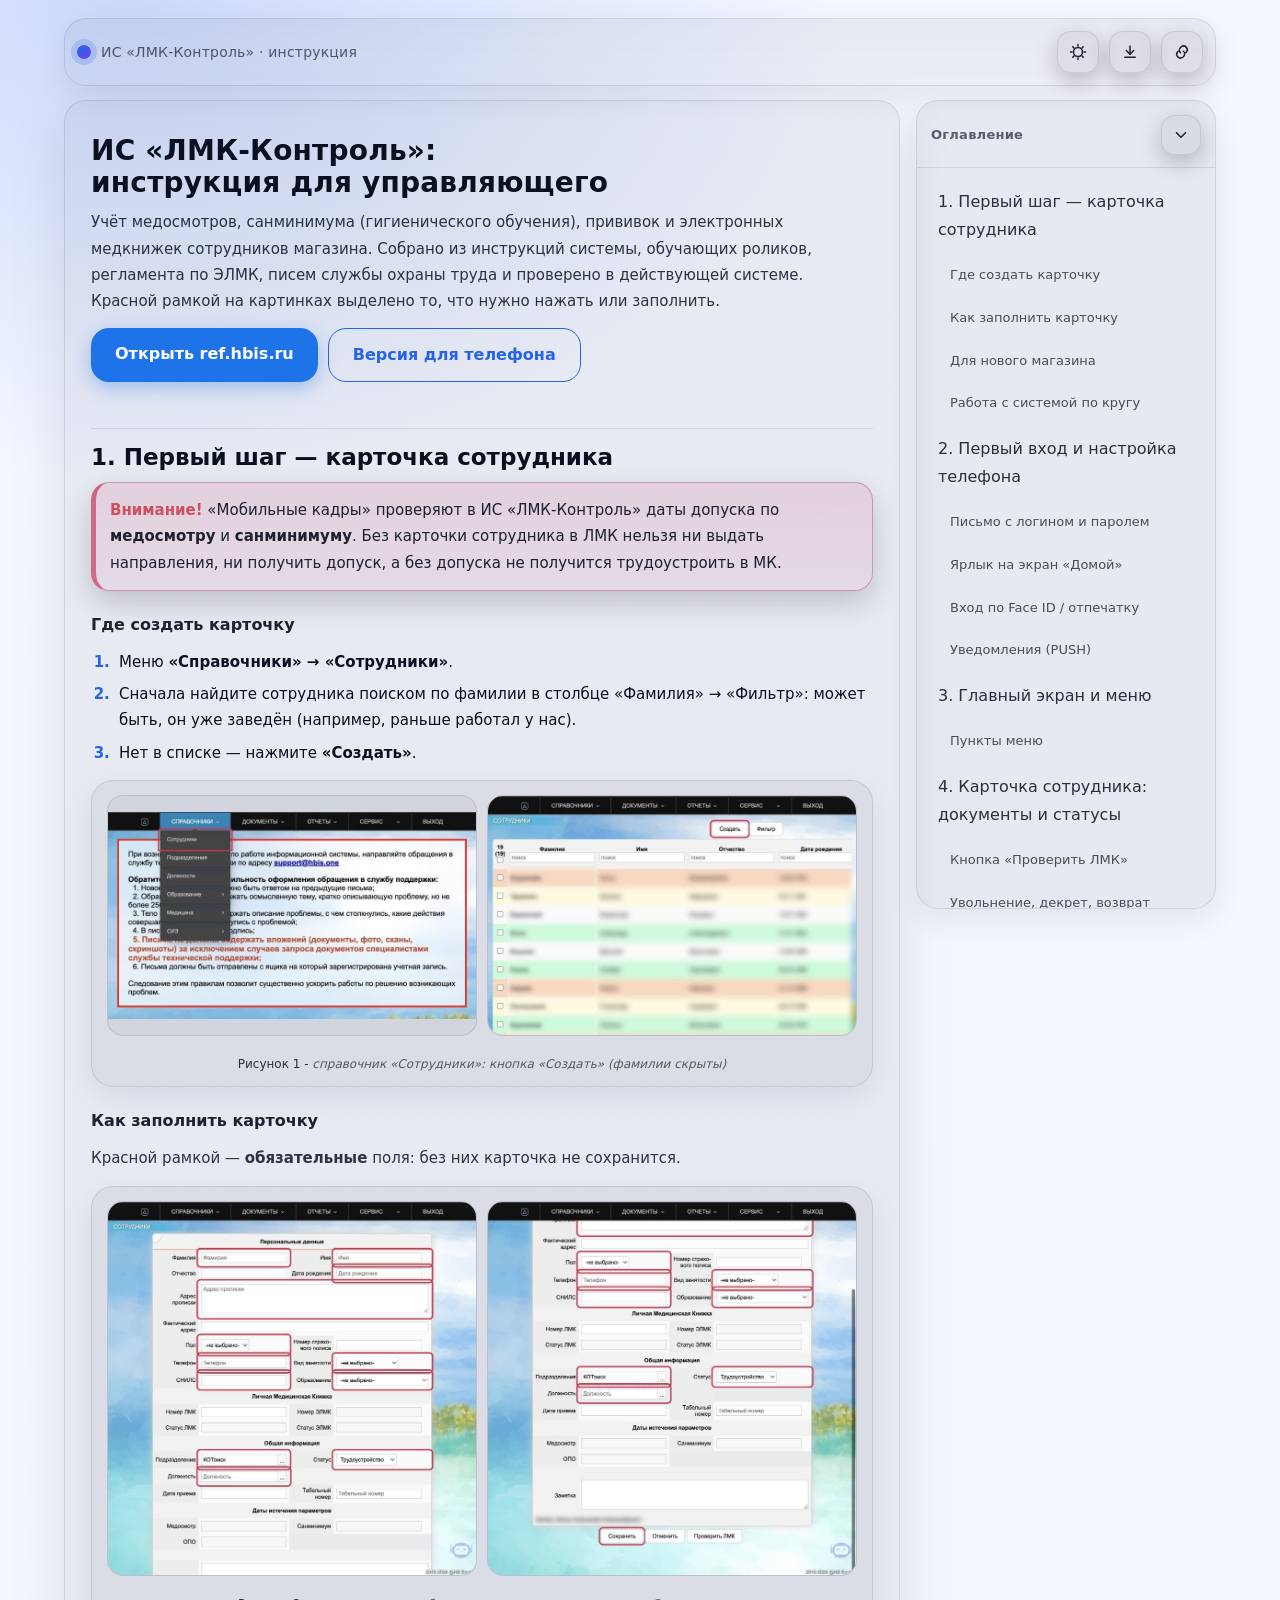
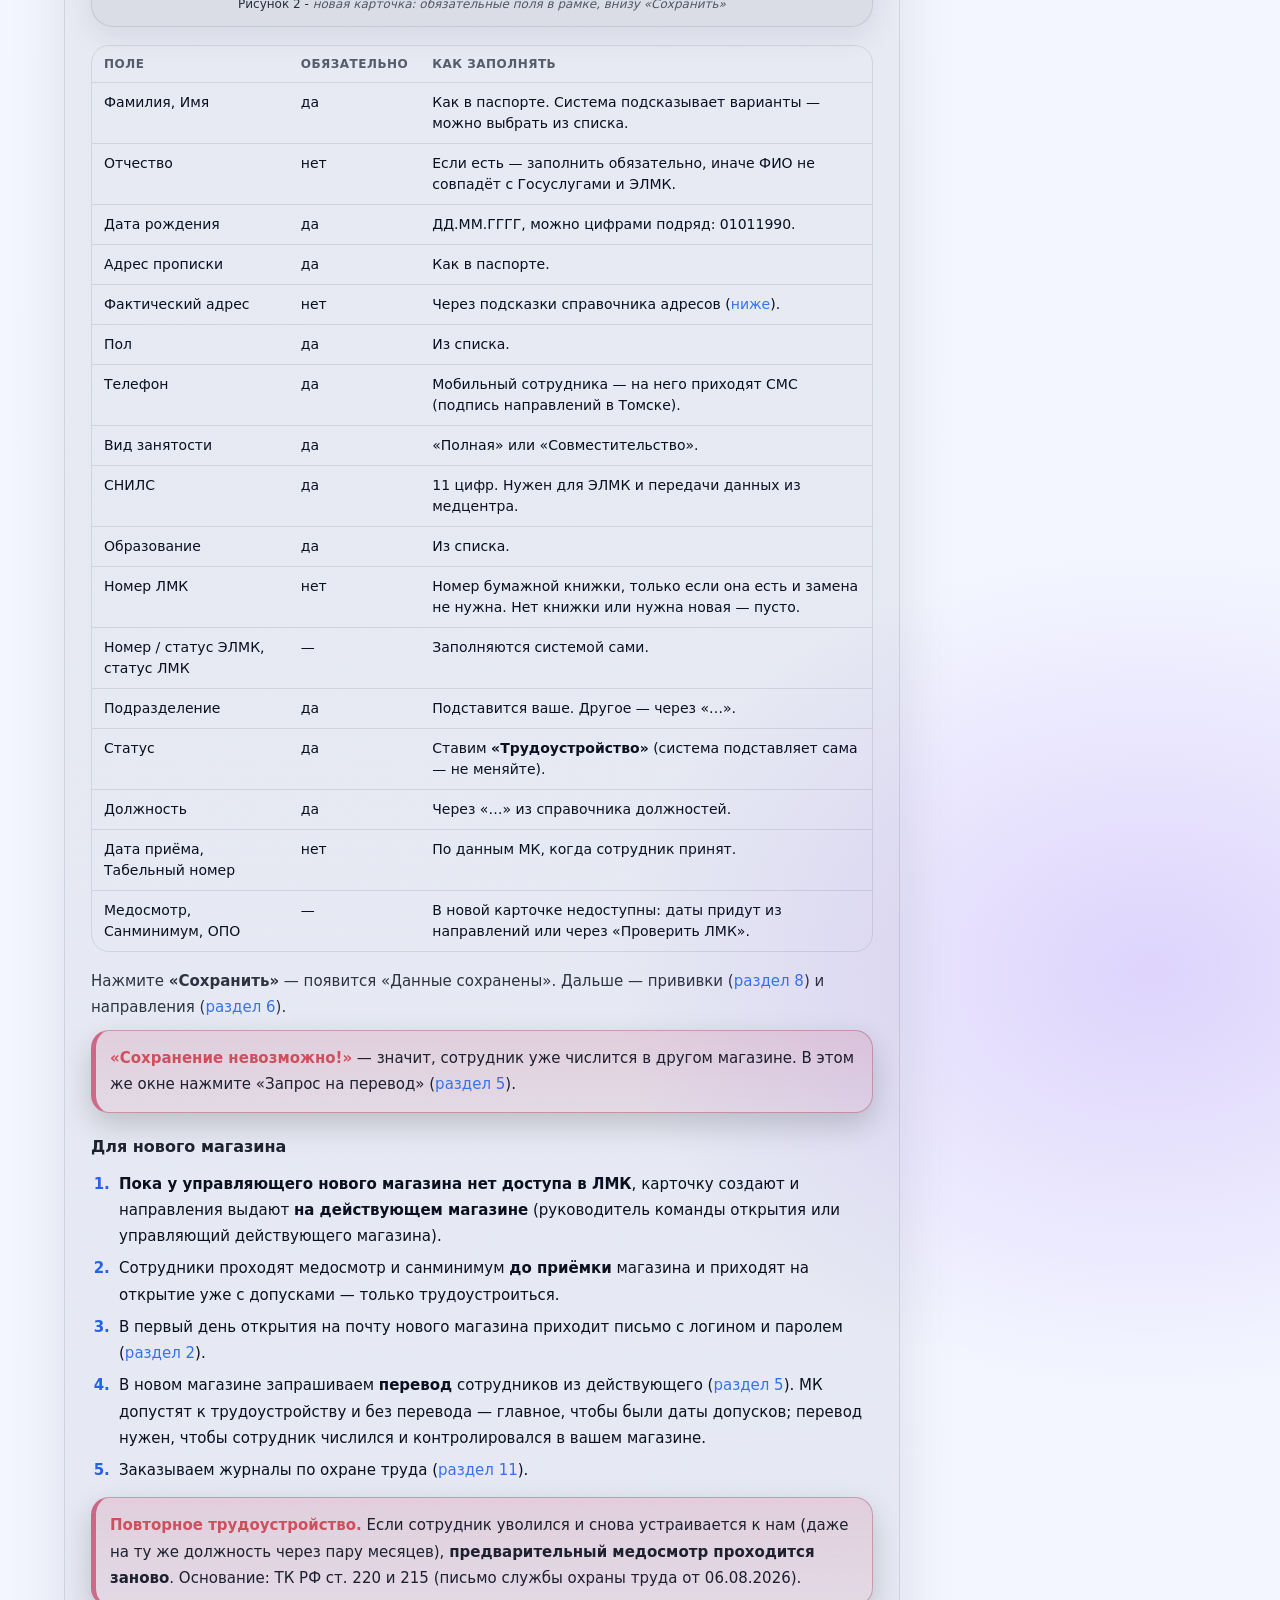
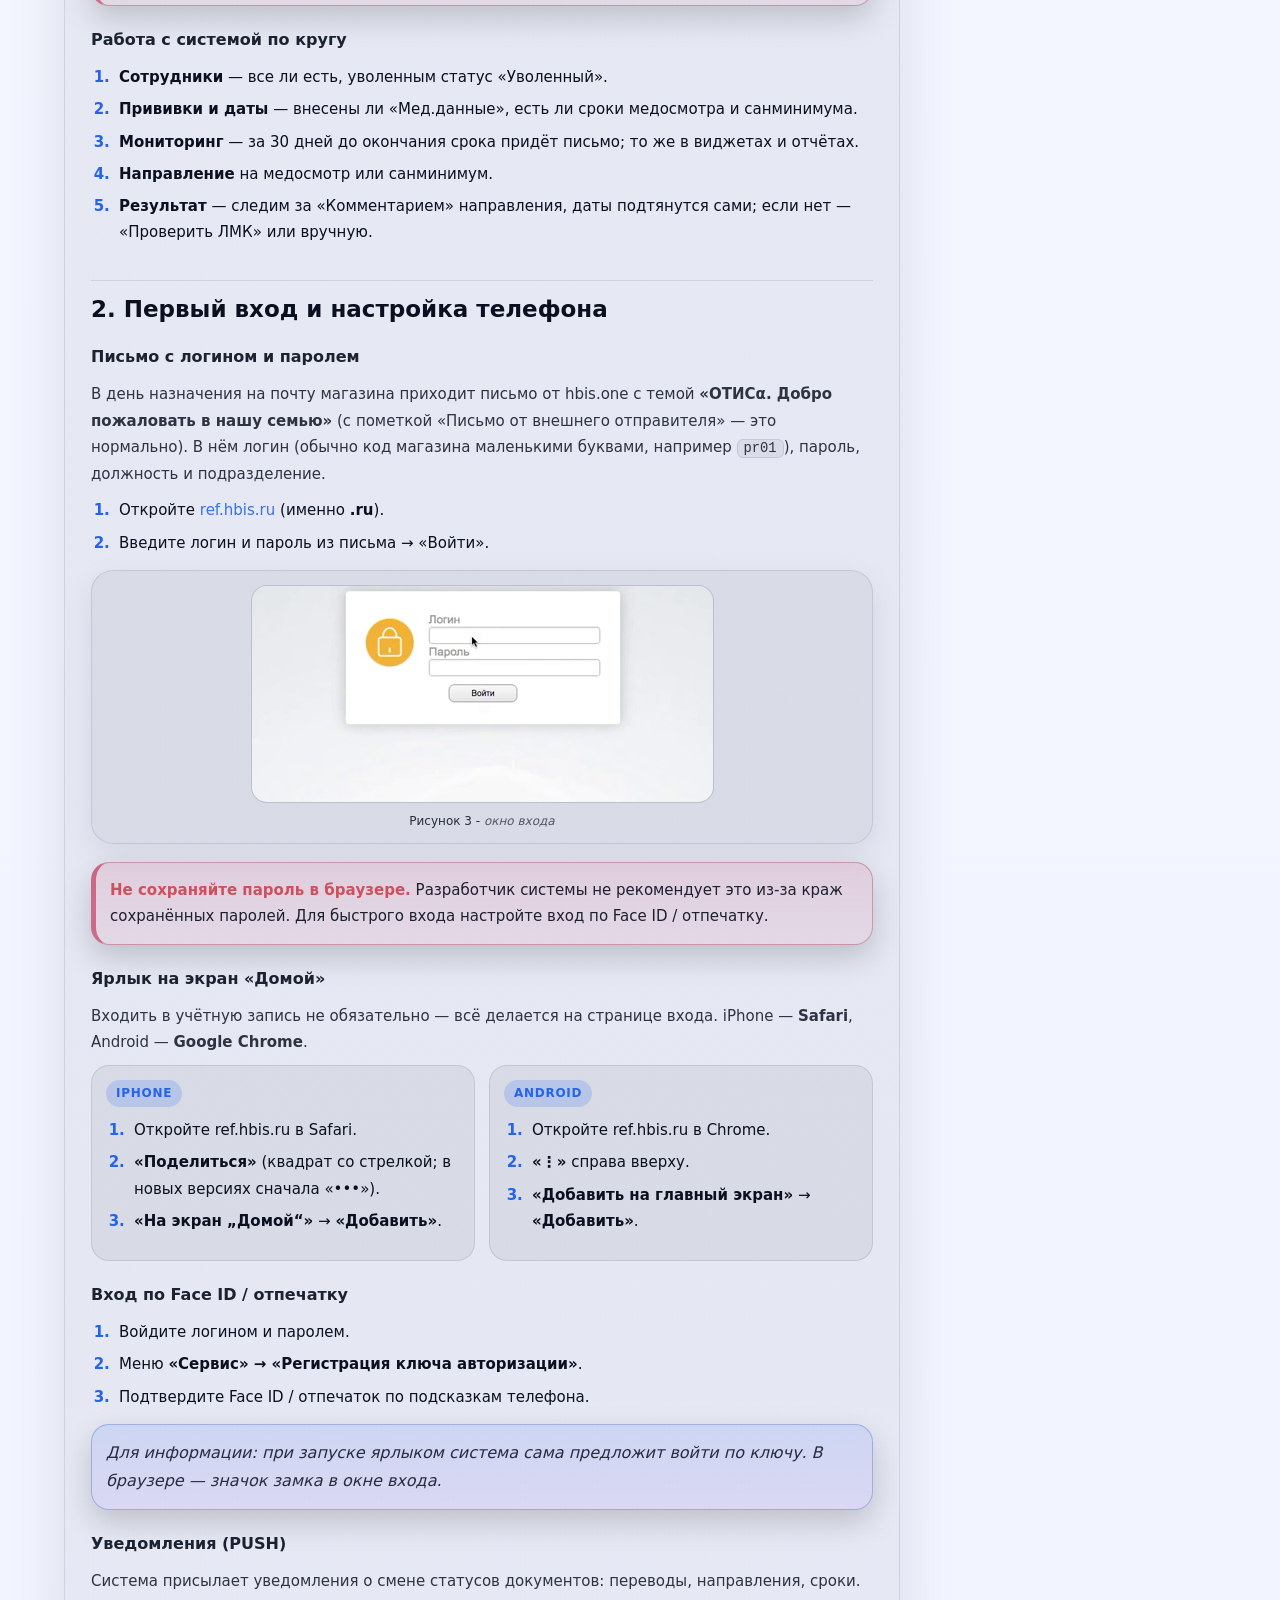
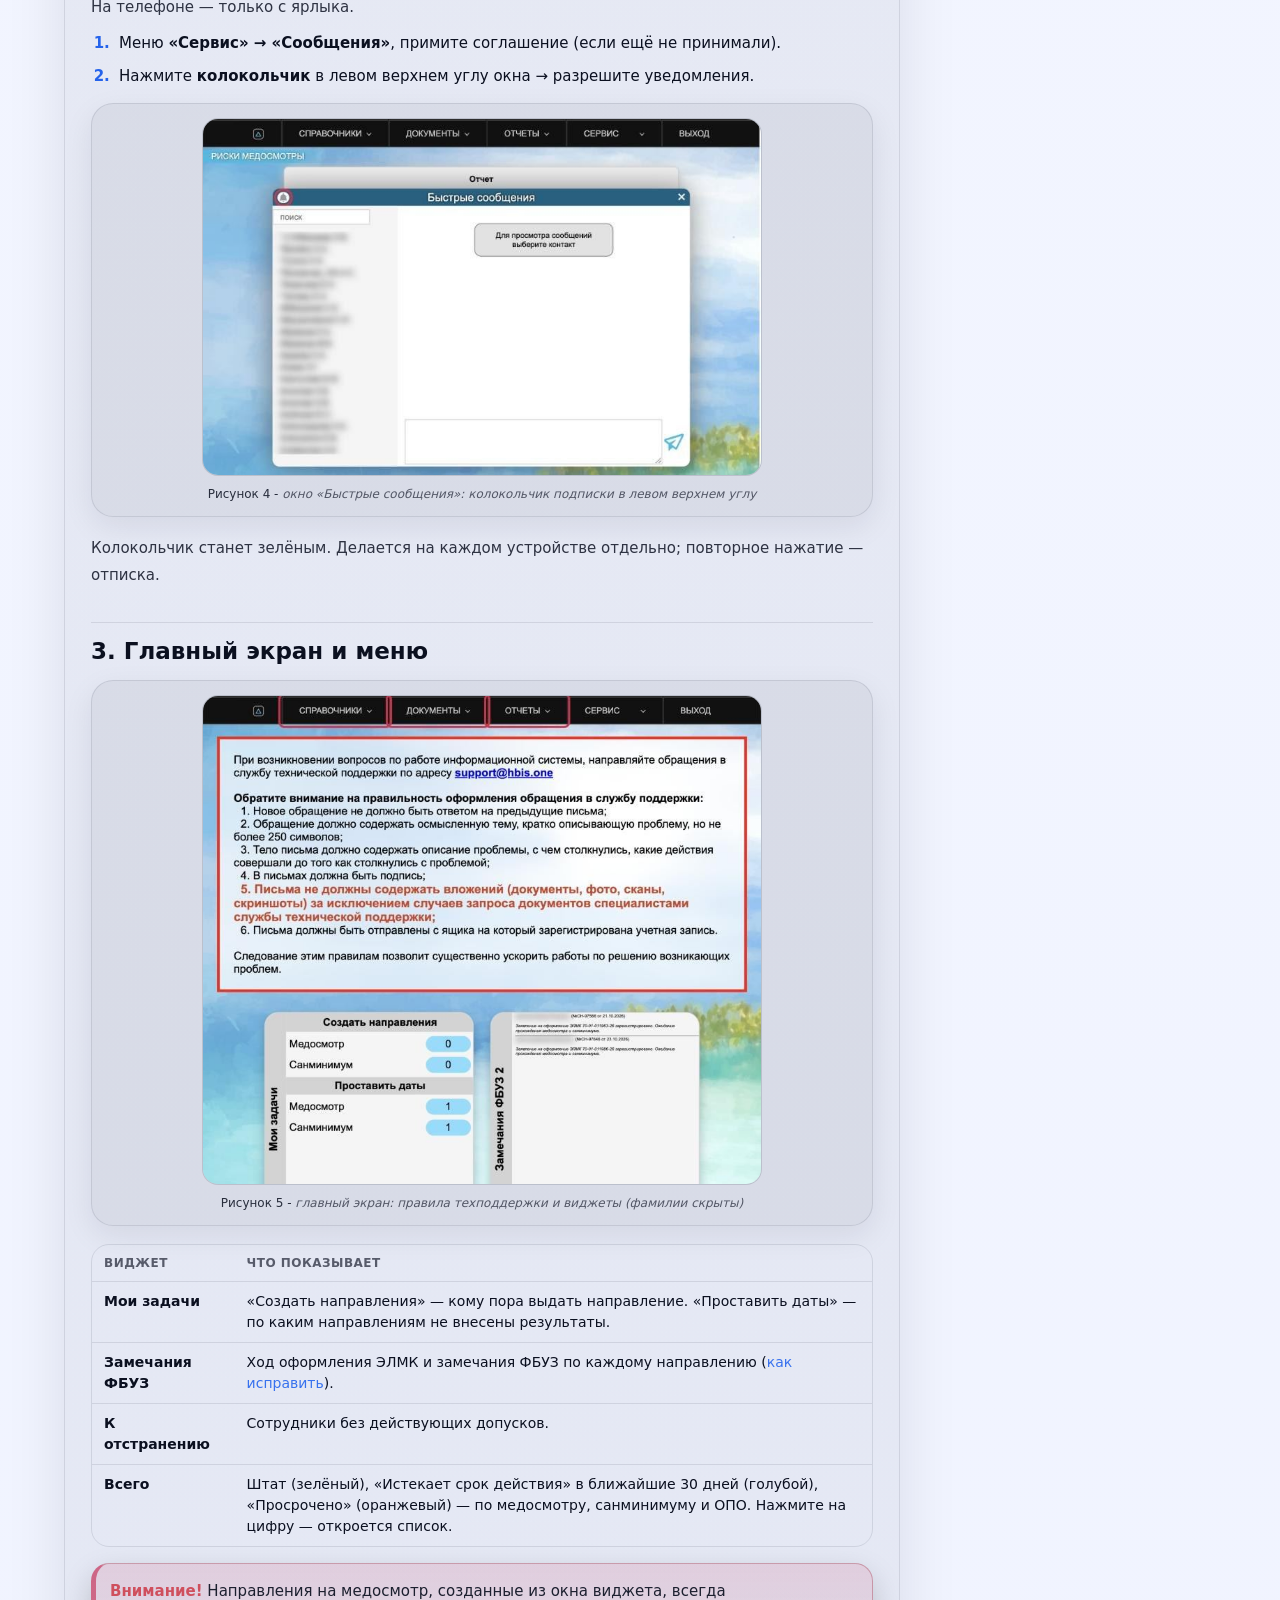
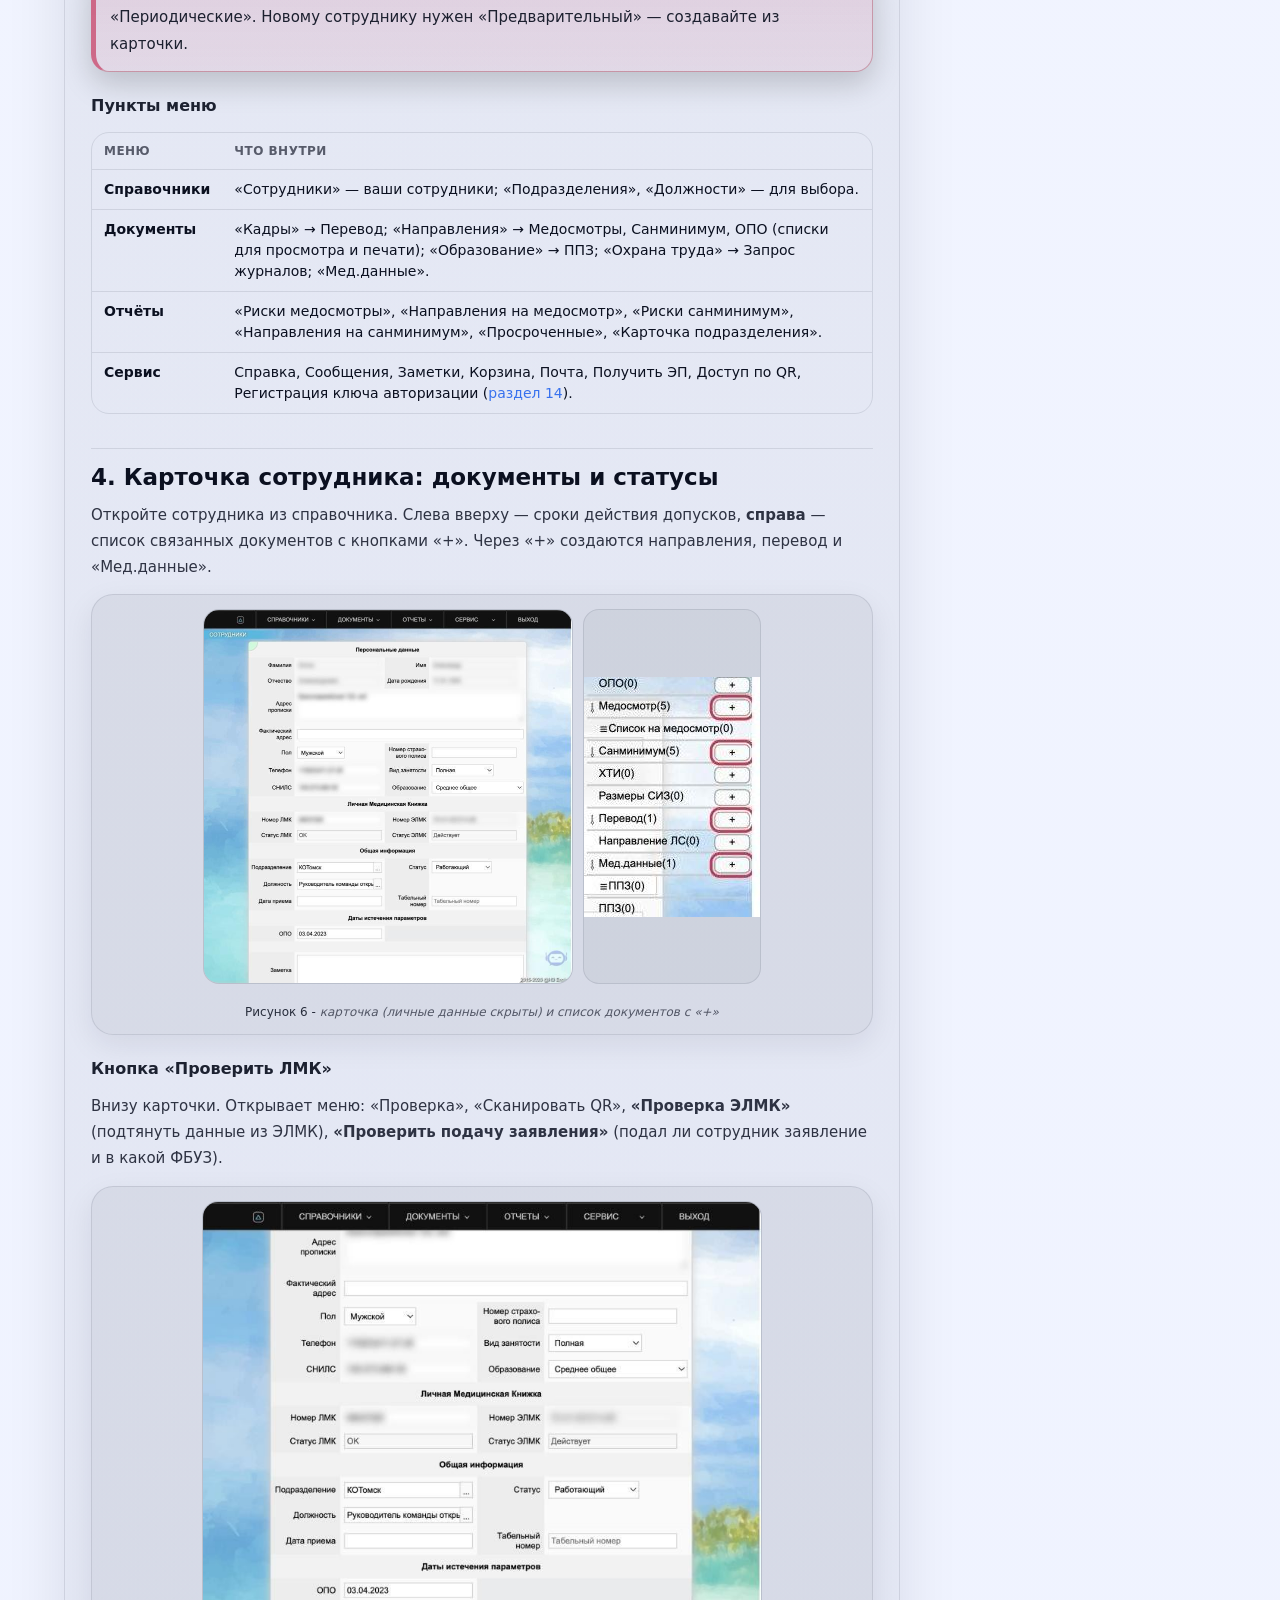
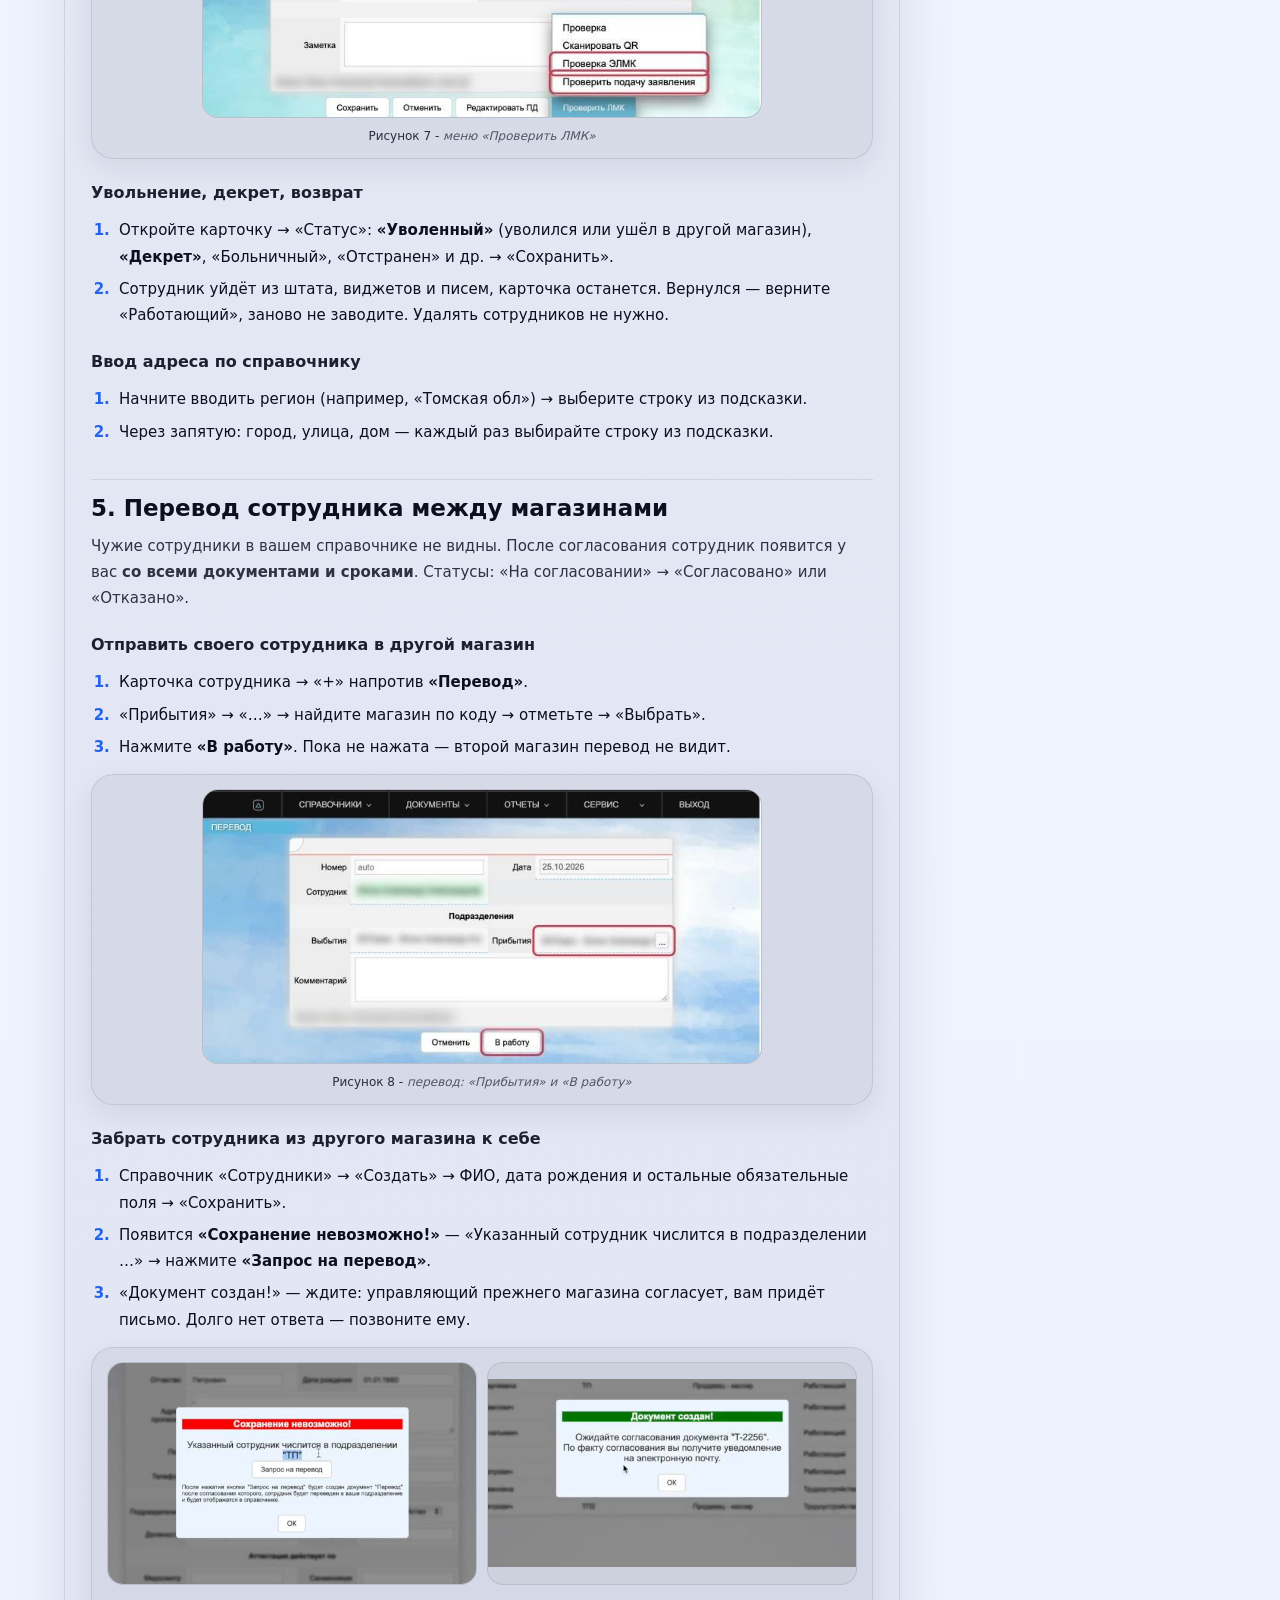
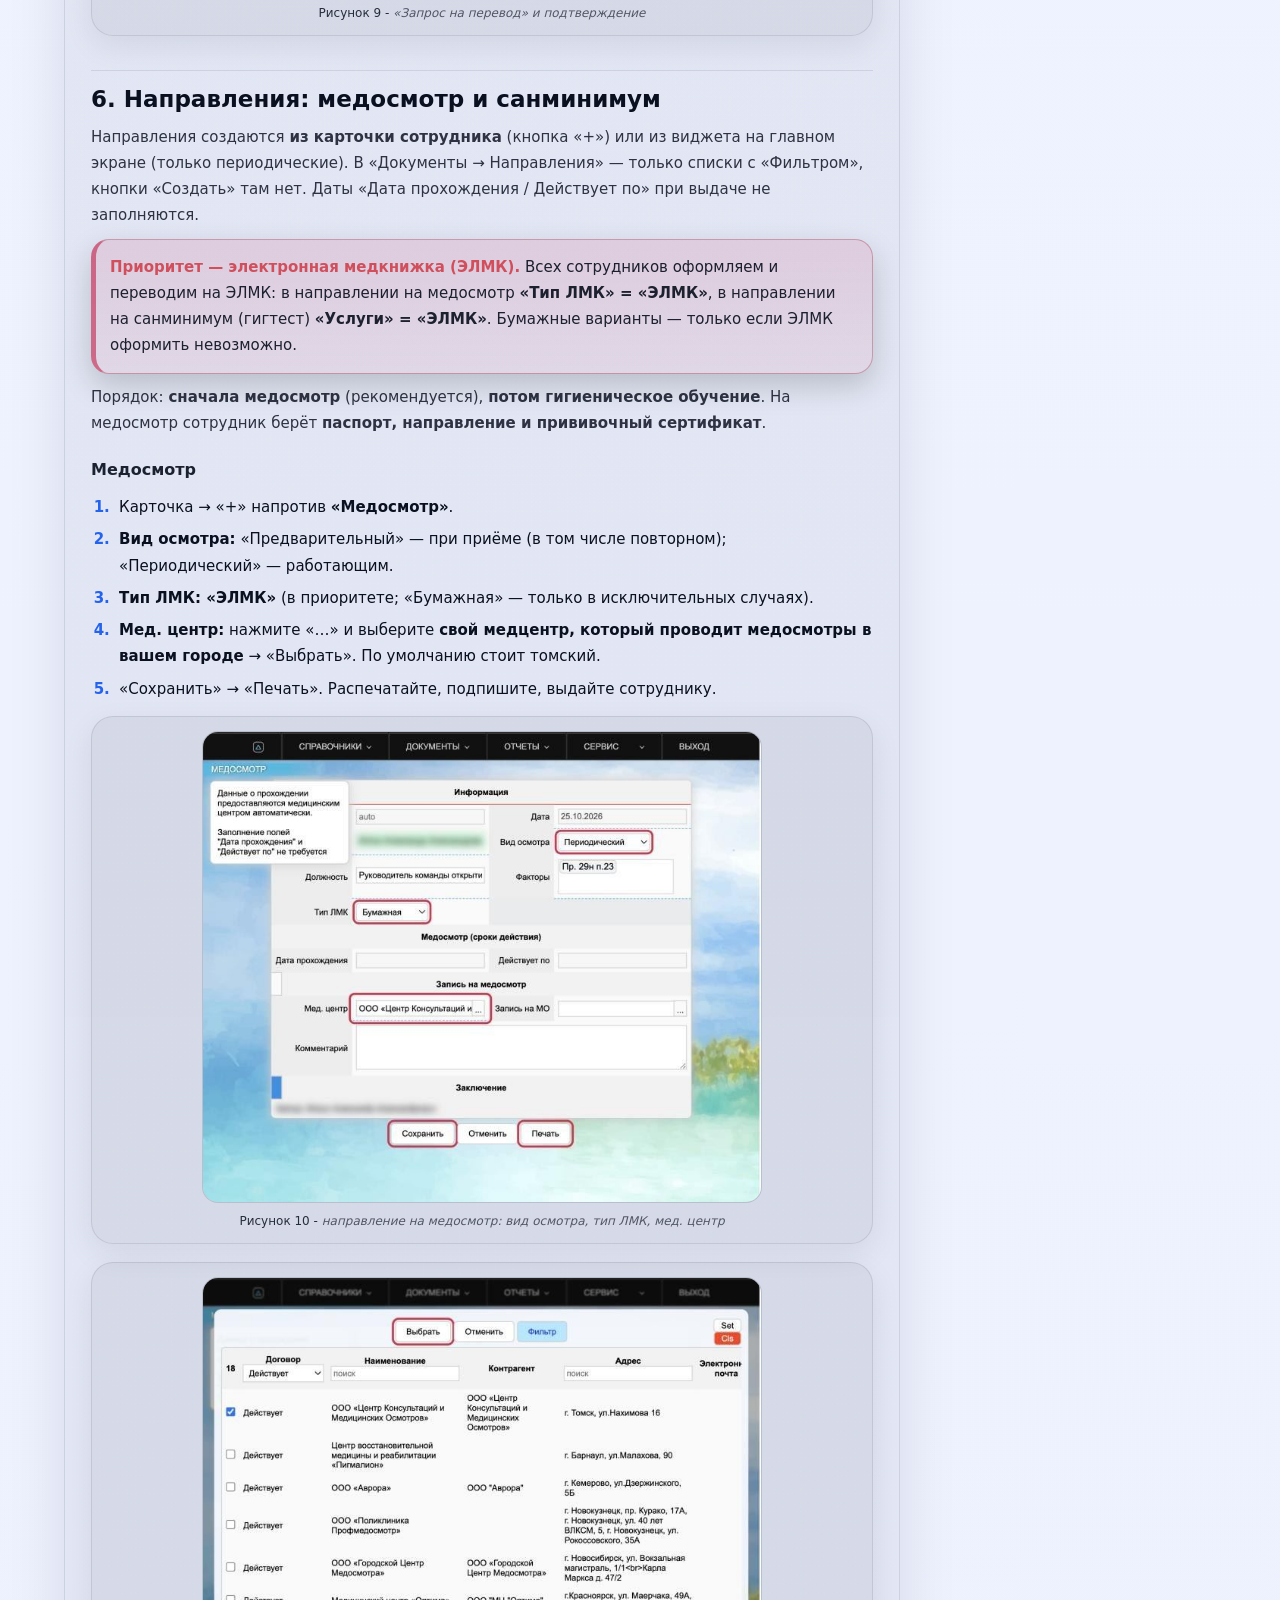
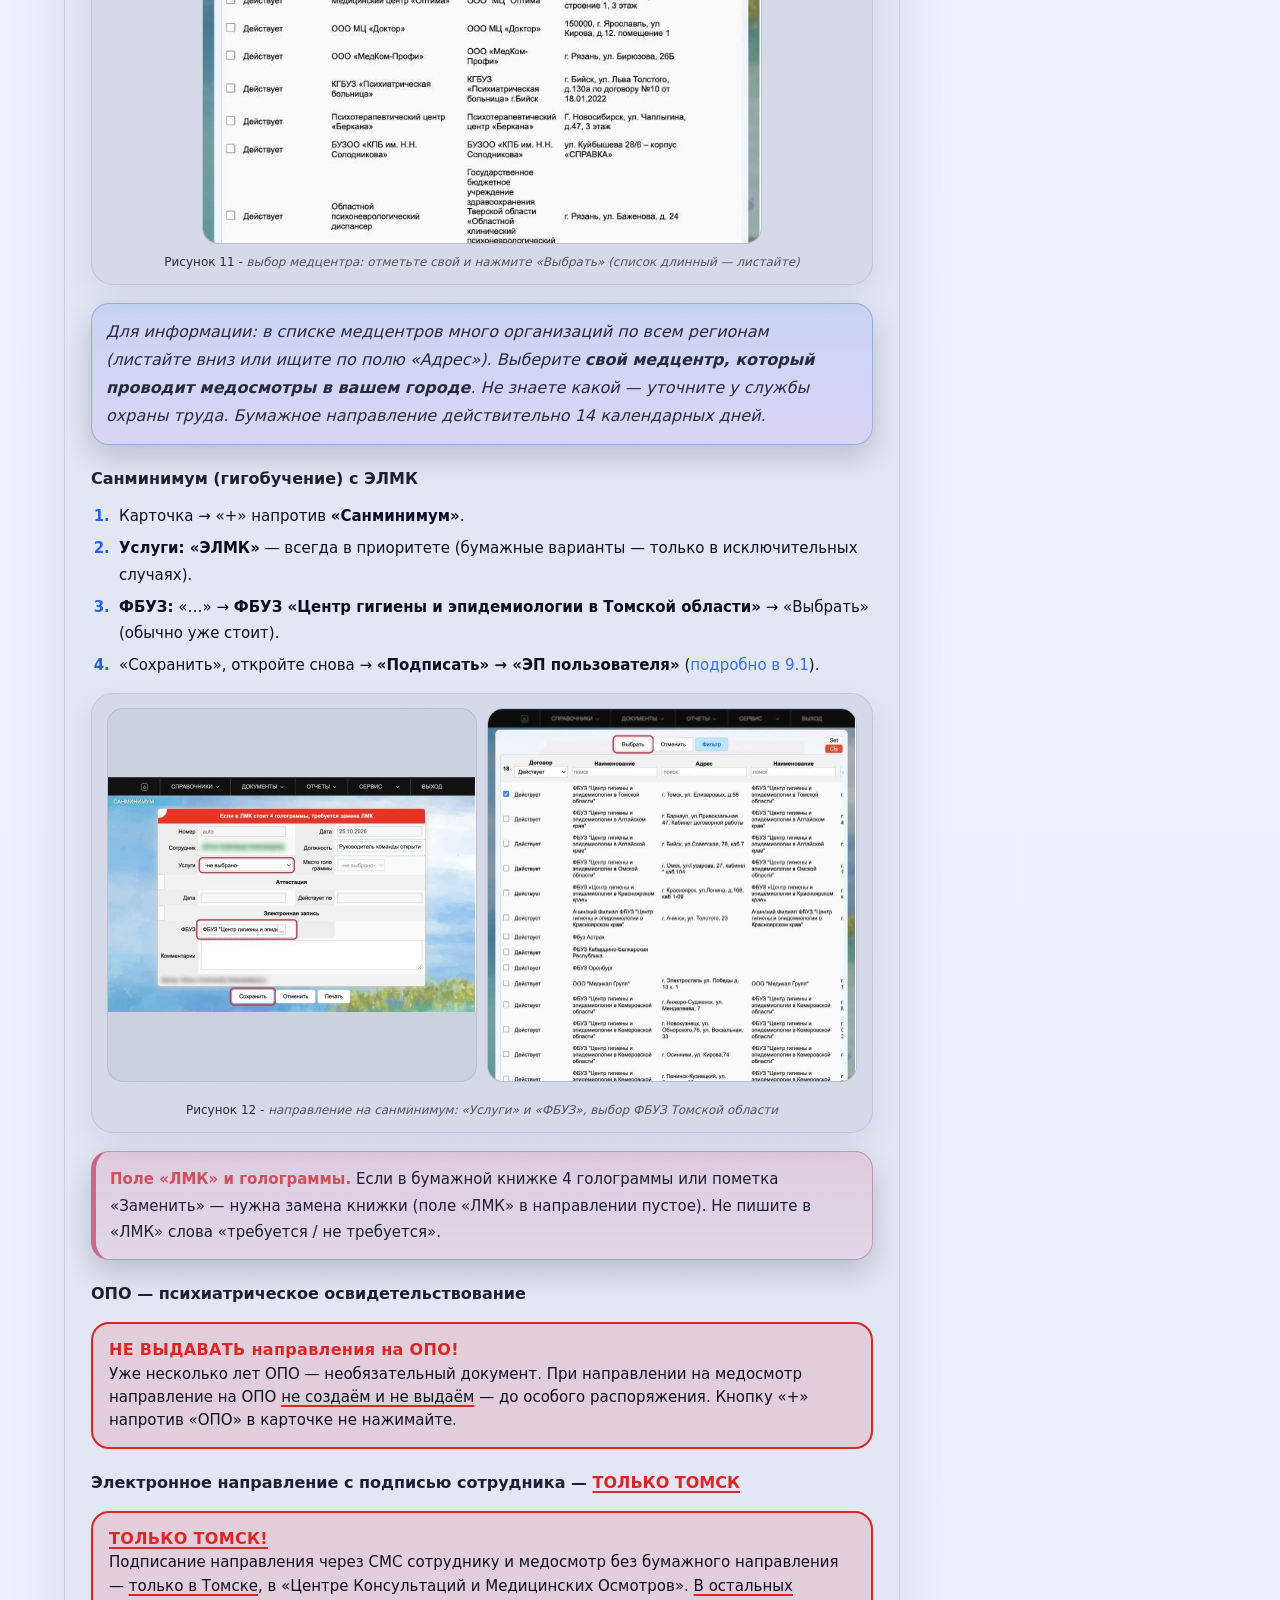
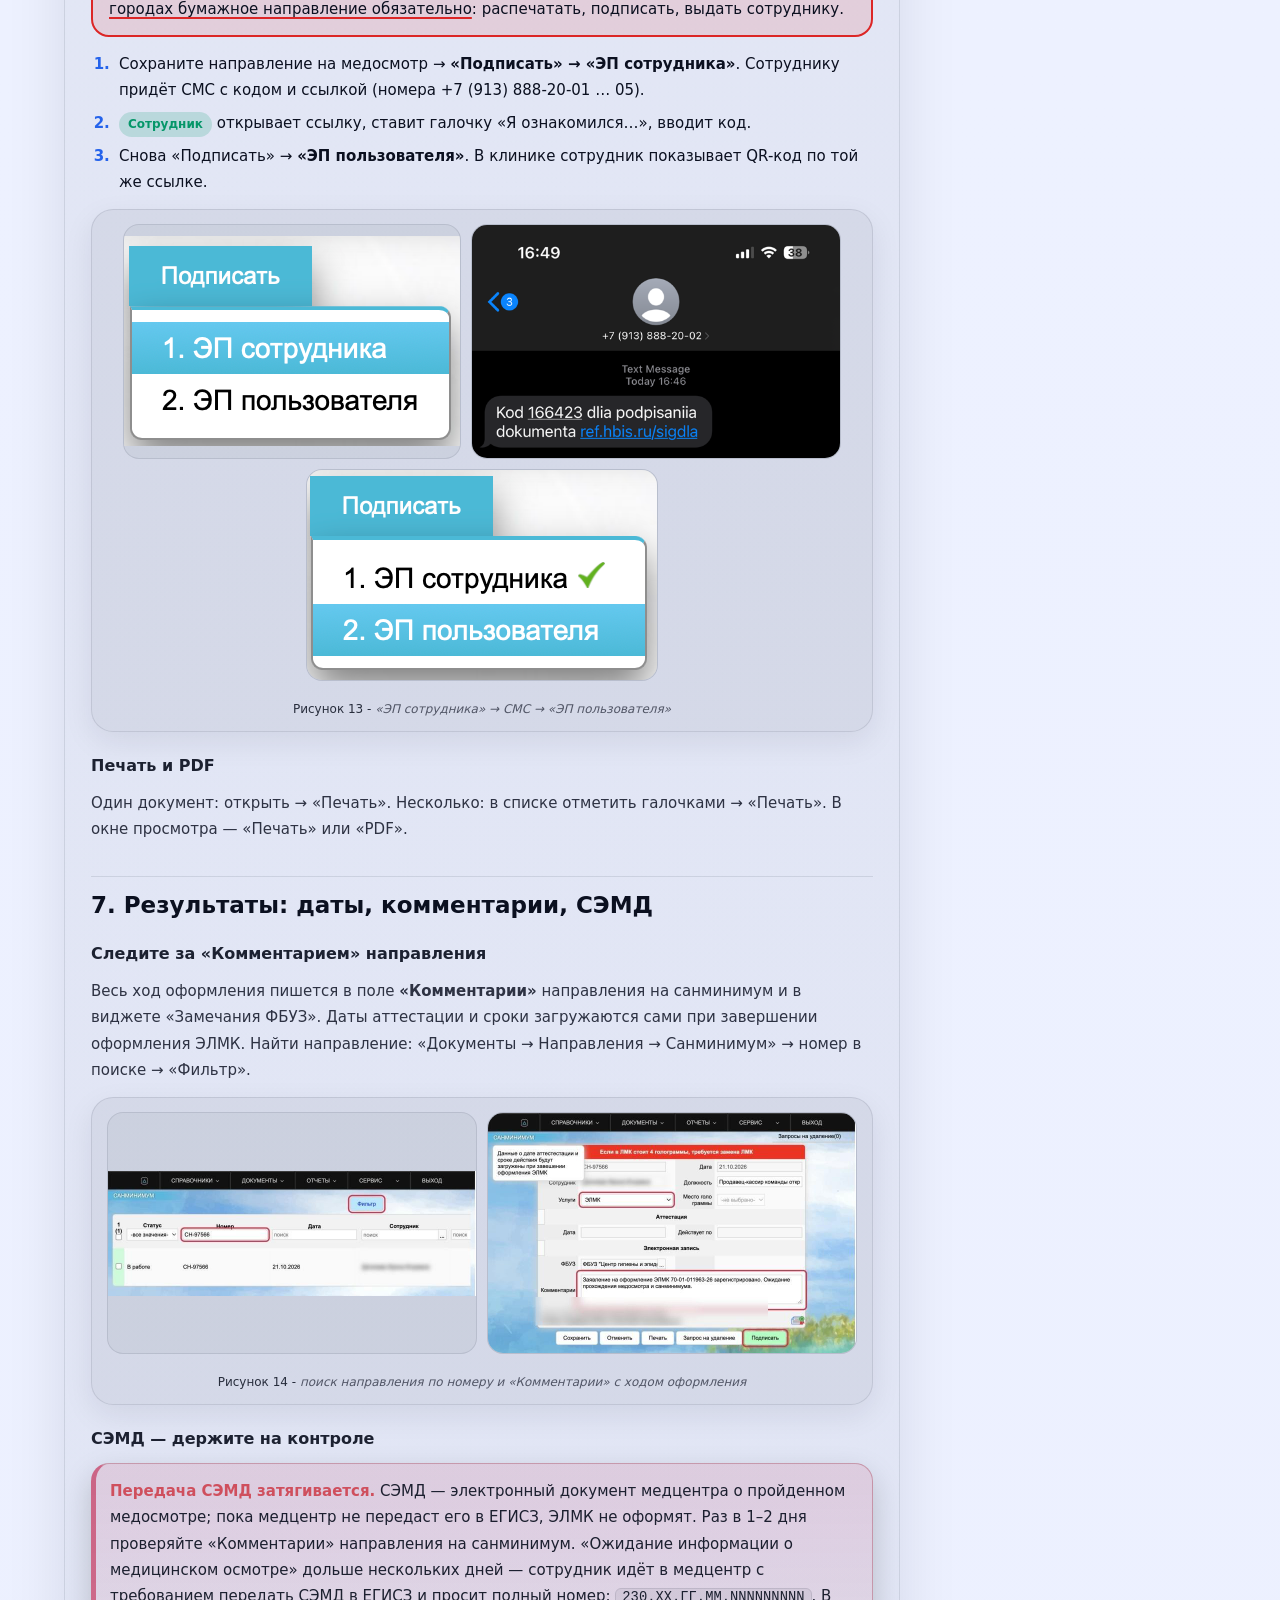
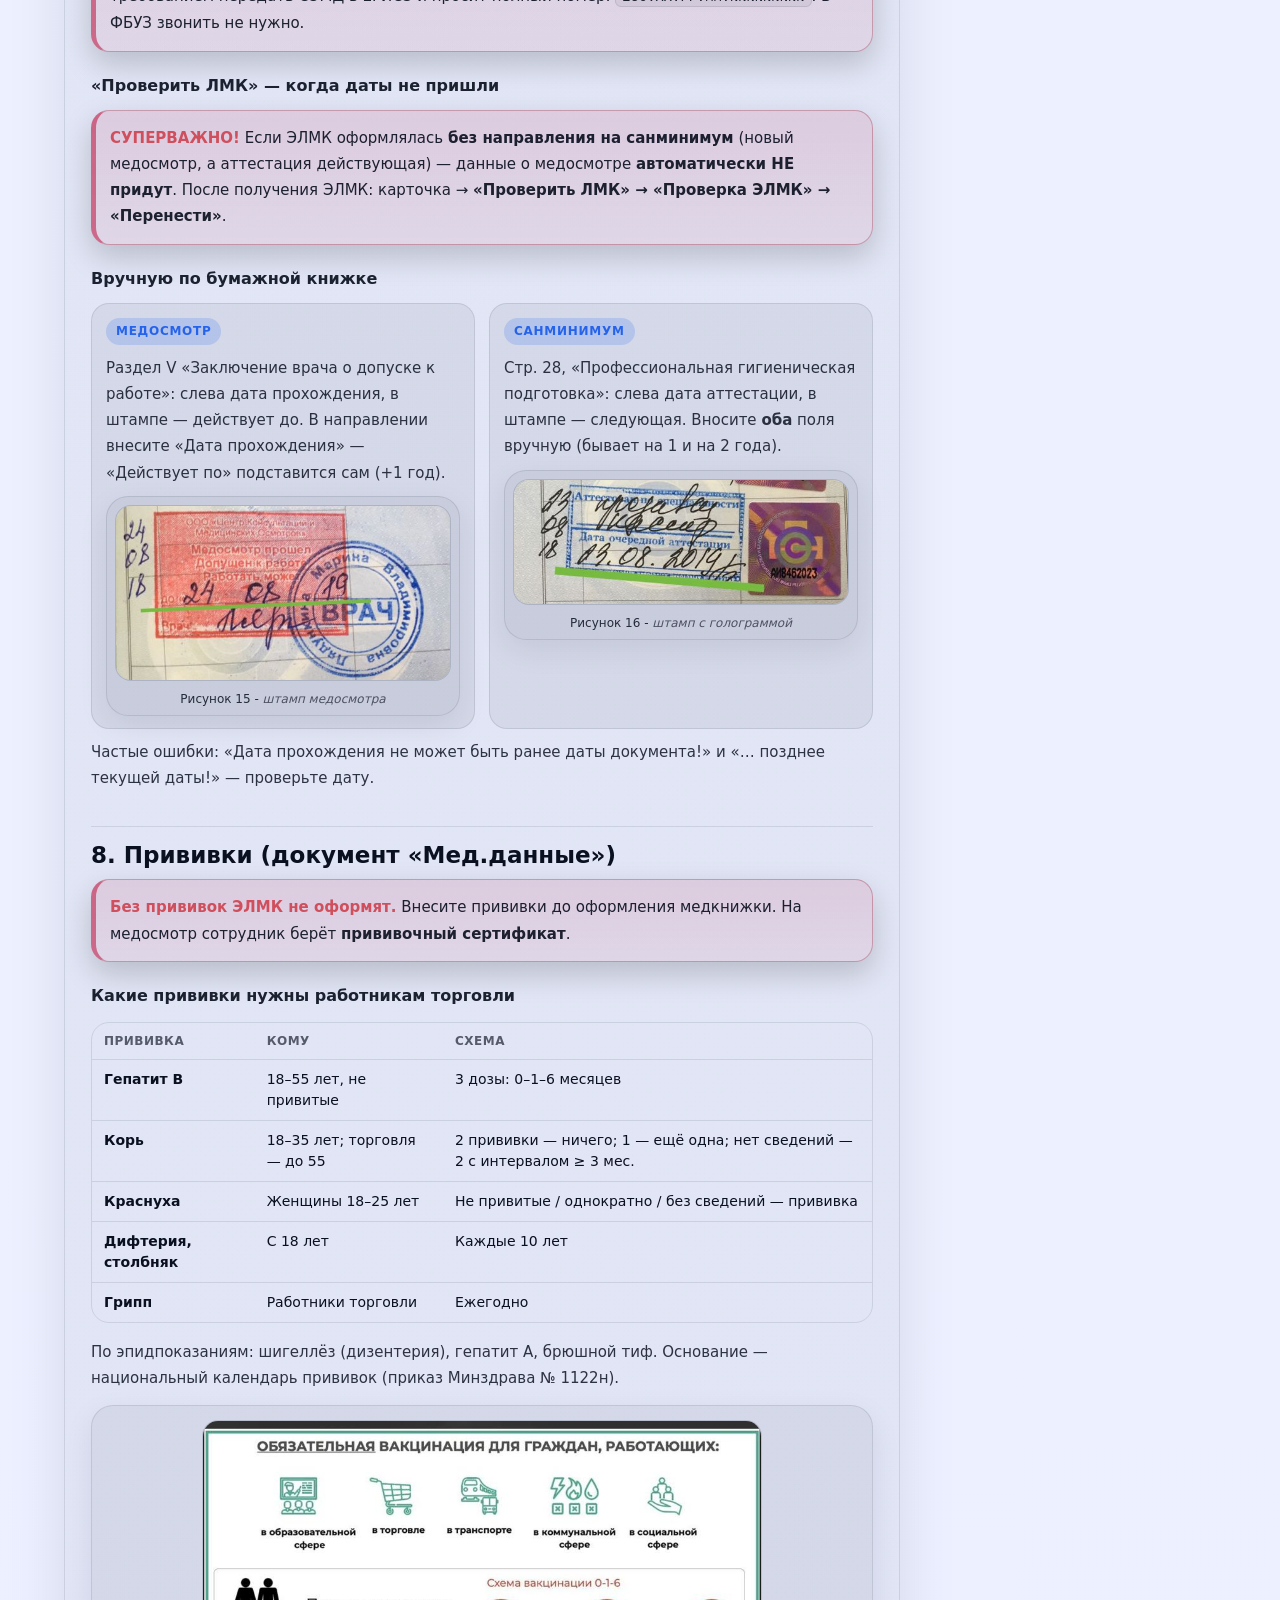
<file: miniapp/memo/pamyatka-otkrytiya/instr/lmk/lmk.html>
<!DOCTYPE html><html lang="ru" data-mode="auto"><head><meta charset="UTF-8"><meta name="viewport" content="width=device-width, initial-scale=1, viewport-fit=cover">
<title>ЛМК-Контроль</title>
<meta name="claude:viewport-fit-sides" content="cover">
<style>
    
    :root{
      /* Color tokens */
      --bg0:#050816;
      --bg1:#070b1f;
      --bg2:#0b1230;

      --card: rgba(255,255,255,.06);
      --card2: rgba(255,255,255,.08);
      --border: rgba(255,255,255,.10);

      --text:#eaf0ff;
      --muted: rgba(234,240,255,.70);

      --accent:#7dd3fc;
      --accent2:#a78bfa;
      --good:#34d399;
      --warn:#fbbf24;
      --bad:#fb7185;

      --shadow: 0 18px 60px rgba(0,0,0,.45);
      --shadow2: 0 10px 30px rgba(0,0,0,.30);

      --r-xl: 22px;
      --r-lg: 18px;
      --r-md: 14px;

      --max: 1180px;
      --content: 860px;
      --sidebar: 300px;

      --font: ui-sans-serif, system-ui, -apple-system, "Segoe UI", Roboto, "Helvetica Neue", Arial, "Noto Sans", "Liberation Sans", sans-serif;
      --mono: ui-monospace, SFMono-Regular, Menlo, Monaco, Consolas, "Liberation Mono", "Courier New", monospace;
    }

    @media (prefers-color-scheme: light){
      :root{
        --bg0:#f5f7ff;
        --bg1:#eef2ff;
        --bg2:#e8ecff;
        --card: rgba(17,24,39,.04);
        --card2: rgba(17,24,39,.06);
        --border: rgba(17,24,39,.10);
        --text:#0b1020;
        --muted: rgba(11,16,32,.65);
        --shadow: 0 18px 60px rgba(11,16,32,.10);
        --shadow2: 0 10px 30px rgba(11,16,32,.08);
        --accent:#2563eb;
        --accent2:#7c3aed;
        --good:#059669;
        --warn:#b45309;
        --bad:#be123c;
      }
    }

    *{ box-sizing:border-box; }
    html{ scroll-behavior:smooth; }
    body{
      margin:0;
      font-family: var(--font);
      color:var(--text);
      background:
        radial-gradient(1200px 800px at 10% 0%, color-mix(in oklab, var(--accent) 20%, transparent), transparent 60%),
        radial-gradient(900px 700px at 90% 10%, color-mix(in oklab, var(--accent2) 18%, transparent), transparent 60%),
        radial-gradient(900px 700px at 50% 110%, color-mix(in oklab, var(--accent) 12%, transparent), transparent 65%),
        linear-gradient(180deg, var(--bg0), var(--bg1) 40%, var(--bg2));
      min-height:100vh;
      line-height:1.75;
      -webkit-font-smoothing: antialiased;
      text-rendering: optimizeLegibility;
    }

    a{ color: color-mix(in oklab, var(--accent) 92%, white); text-decoration:none; }
    a:hover{ text-decoration:underline; }
    a:focus-visible{
      outline:2px solid color-mix(in oklab, var(--accent) 70%, transparent);
      outline-offset:3px;
      border-radius:10px;
    }

    /* Top progress bar */
    .progress{
      position:fixed;
      top:0; left:0;
      width:100%;
      height:4px;
      background: transparent;
      z-index:1000;
    }
    .progress > i{
      display:block;
      height:100%;
      width:0%;
      background: linear-gradient(90deg, var(--accent), var(--accent2));
      box-shadow: 0 0 18px color-mix(in oklab, var(--accent) 40%, transparent);
    }

    /* App shell */
    .shell{
      max-width: var(--max);
      margin: 0 auto;
      padding: 18px 14px 70px;
    }

    /* Glass header */
    .topbar{
      position:sticky;
      top: 10px;
      z-index: 20;
      display:flex;
      gap:12px;
      align-items:center;
      justify-content:space-between;
      padding: 12px 12px;
      border-radius: var(--r-xl);
      border:1px solid var(--border);
      background: linear-gradient(180deg, color-mix(in oklab, var(--card2) 100%, transparent), color-mix(in oklab, var(--card) 100%, transparent));
      backdrop-filter: blur(12px);
      box-shadow: var(--shadow2);
    }
    .brand{
      display:flex;
      gap:10px;
      align-items:center;
      min-width: 0;
    }
    .dot{
      width: 14px; height: 14px;
      border-radius: 999px;
      background: radial-gradient(circle at 30% 30%, var(--accent), var(--accent2));
      box-shadow: 0 0 0 6px color-mix(in oklab, var(--accent) 20%, transparent);
      flex: 0 0 auto;
    }
    .title{
      font-size: 14px;
      color: var(--muted);
      white-space: nowrap;
      overflow:hidden;
      text-overflow: ellipsis;
      letter-spacing: .2px;
    }
    .actions{
      display:flex;
      gap:10px;
      align-items:center;
    }
    .iconbtn{
      width: 42px;
      height: 42px;
      border-radius: 14px;
      border: 1px solid var(--border);
      background: color-mix(in oklab, var(--card2) 100%, transparent);
      color: var(--text);
      cursor: pointer;
      display:grid;
      place-items:center;
      box-shadow: 0 8px 22px rgba(0,0,0,.22);
      transition: transform .15s ease, background .15s ease, border-color .15s ease;
    }
    .iconbtn:hover{ transform: translateY(-1px); background: color-mix(in oklab, var(--card2) 120%, transparent); }
    .iconbtn:active{ transform: translateY(0px); }
    .iconbtn svg{ width: 18px; height:18px; opacity:.92; }

    /* Layout grid */
    .grid{
      display:grid;
      grid-template-columns: 1fr;
      gap: 16px;
      margin-top: 14px;
    }
    @media (min-width: 980px){
      .grid{ grid-template-columns: minmax(0, var(--content)) minmax(0, var(--sidebar)); align-items:start; }
    }

    /* Main card */
    .paper{
      border-radius: var(--r-xl);
      border:1px solid var(--border);
      background: linear-gradient(180deg, color-mix(in oklab, var(--card2) 95%, transparent), color-mix(in oklab, var(--card) 100%, transparent));
      box-shadow: var(--shadow);
      overflow:hidden;
    }
    .paper-inner{
      padding: 20px 16px 10px;
    }
    @media (min-width: 640px){
      .paper-inner{ padding: 28px 26px 14px; }
    }

    /* Headings */
    .Title{
      margin:0 0 10px;
      font-size: clamp(20px, 2.2vw, 28px);
      line-height:1.15;
      letter-spacing:.2px;
      font-weight: 820;
    }

    h4{
      margin: 20px 0 10px;
      font-size: 15px;
      font-weight: 820;
      color: color-mix(in oklab, var(--text) 92%, transparent);
      scroll-margin-top: 90px;
    }

    /* Existing text classes */
    .Content, .Content2{
      margin: 10px 0;
      font-size: 15px;
      color: color-mix(in oklab, var(--text) 92%, transparent);
    }
    .Content2{ color: color-mix(in oklab, var(--text) 84%, transparent); text-indent: 0; }
    .Content ul{
      margin: 10px 0 0;
      padding-left: 20px;
    }
    .Content li{ margin: 6px 0; }

    /* "ForInformation" as info callout */
    .ForInformation{
      margin: 14px 0;
      padding: 14px 14px;
      border-radius: var(--r-lg);
      border: 1px solid color-mix(in oklab, var(--accent) 22%, var(--border));
      background: linear-gradient(180deg,
        color-mix(in oklab, var(--accent) 14%, transparent),
        color-mix(in oklab, var(--accent2) 10%, transparent));
      color: color-mix(in oklab, var(--text) 86%, transparent);
      box-shadow: 0 12px 30px rgba(0,0,0,.18);
      font-style: italic;
    }

    /* Automatic warning callout: any .Content containing strong "Внимание!" */
    .Content:has(strong){
      /* keep normal unless the first strong is "Внимание!" */
    }
    .Content:has(strong:first-child){
      padding: 14px 14px;
      border-radius: var(--r-lg);
      border: 1px solid color-mix(in oklab, var(--bad) 26%, var(--border));
      border-left: 5px solid color-mix(in oklab, var(--bad) 55%, transparent);
      background: linear-gradient(180deg,
        color-mix(in oklab, var(--bad) 12%, transparent),
        color-mix(in oklab, var(--bad) 7%, transparent));
      box-shadow: 0 12px 30px rgba(0,0,0,.18);
    }
    .Content:has(strong:first-child) strong:first-child{
      color: color-mix(in oklab, var(--bad) 82%, white);
    }

    /* Figures */
    .article{ counter-reset: fig; }
    figure.figure{
      counter-increment: fig;
      margin: 14px 0 18px;
      padding: 14px;
      border-radius: var(--r-xl);
      border: 1px solid var(--border);
      background: color-mix(in oklab, var(--card2) 100%, transparent);
      box-shadow: var(--shadow2);
    }
    figure.figure img{
      width: 100%;
      height:auto;
      display:block;
      border-radius: 16px;
      border: 1px solid color-mix(in oklab, var(--border) 100%, transparent);
      background: color-mix(in oklab, var(--card) 100%, transparent);
      cursor: zoom-in;
    }
    figure.figure figcaption{
      margin-top: 10px;
      font-size: 12px;
      line-height:1.35;
      color: var(--muted);
      font-style: italic;
      text-align:center;
    }
    figure.figure figcaption::before{
      content: "Рисунок " counter(fig) " - ";
      color: color-mix(in oklab, var(--text) 86%, transparent);
      font-style: normal;
    }

    /* Figure2 style for multiple images in one figure */
    figure.figure2{
      counter-increment: fig;
      margin: 14px 0 18px;
      padding: 14px;
      border-radius: var(--r-xl);
      border: 1px solid var(--border);
      background: color-mix(in oklab, var(--card2) 100%, transparent);
      box-shadow: var(--shadow2);
      display: flex;
      flex-wrap: wrap;
      justify-content: center;
      gap: 10px;
    }
    figure.figure2 img{
      max-width: 100%;
      height: auto;
      display: inline-block;
      border-radius: 16px;
      border: 1px solid color-mix(in oklab, var(--border) 100%, transparent);
      background: color-mix(in oklab, var(--card) 100%, transparent);
      cursor: zoom-in;
    }
    figure.figure2 figcaption{
      width: 100%;
      margin-top: 10px;
      font-size: 12px;
      line-height:1.35;
      color: var(--muted);
      font-style: italic;
      text-align:center;
    }
    figure.figure2 figcaption::before{
      content: "Рисунок " counter(fig) " - ";
      color: color-mix(in oklab, var(--text) 86%, transparent);
      font-style: normal;
    }

    /* Sidebar TOC */
    .side{
      position: relative;
    }
    .panel{
      border-radius: var(--r-xl);
      border: 1px solid var(--border);
      background: color-mix(in oklab, var(--card2) 100%, transparent);
      box-shadow: var(--shadow2);
      overflow:hidden;
    }
    .panel .head{
      padding: 14px 14px 12px;
      border-bottom: 1px solid var(--border);
      display:flex;
      gap:10px;
      align-items:center;
      justify-content:space-between;
    }
    .panel .head .h{
      font-size: 13px;
      letter-spacing: .25px;
      color: var(--muted);
      font-weight: 750;
    }
    .panel .body{
      padding: 10px 10px 12px;
      max-height: calc(100vh - 160px);
      overflow:auto;
      scrollbar-width: thin;
      scrollbar-color: color-mix(in oklab, var(--accent) 45%, transparent) transparent;
    }
    .panel .body::-webkit-scrollbar{ width: 10px; }
    .panel .body::-webkit-scrollbar-thumb{
      background: color-mix(in oklab, var(--accent) 30%, transparent);
      border-radius: 999px;
      border: 3px solid transparent;
      background-clip: content-box;
    }

    .toclist{ list-style:none; margin:0; padding:0; }
    .toclist a{
      display:block;
      padding: 9px 10px;
      border-radius: 12px;
      color: color-mix(in oklab, var(--text) 86%, transparent);
      border: 1px solid transparent;
      text-decoration:none;
      transition: background .15s ease, border-color .15s ease, transform .15s ease;
    }
    .toclist a:hover{
      background: color-mix(in oklab, var(--card2) 110%, transparent);
      border-color: color-mix(in oklab, var(--border) 120%, transparent);
      transform: translateY(-1px);
    }
    .toclist a[data-level="4"]{
      padding-left: 22px;
      color: color-mix(in oklab, var(--text) 72%, transparent);
      font-size: 13px;
    }
    .toclist a.is-active{
      background: linear-gradient(180deg,
        color-mix(in oklab, var(--accent) 18%, transparent),
        color-mix(in oklab, var(--accent2) 12%, transparent));
      border-color: color-mix(in oklab, var(--accent) 22%, var(--border));
      color: var(--text);
    }

    /* Mobile TOC (accordion) */
    .mobiletoc{
      display:block;
      margin-top: 14px;
    }
    @media (min-width: 980px){
      .mobiletoc{ display:none; }
    }
    .mobiletoc details{
      border-radius: var(--r-xl);
      border: 1px solid var(--border);
      background: color-mix(in oklab, var(--card2) 100%, transparent);
      box-shadow: var(--shadow2);
      overflow:hidden;
    }
    .mobiletoc summary{
      list-style:none;
      cursor:pointer;
      padding: 14px 14px;
      color: var(--muted);
      font-weight: 750;
      display:flex;
      align-items:center;
      justify-content:space-between;
    }
    .mobiletoc summary::-webkit-details-marker{ display:none; }
    .mobiletoc summary .chev{ opacity:.8; transition: transform .15s ease; }
    .mobiletoc details[open] summary .chev{ transform: rotate(180deg); }
    .mobiletoc .body{ padding: 8px 10px 12px; }

    /* Hide old TOC block from the original HTML */
    nav.toc-old{ display:none !important; }

    /* Floating "to top" */
    .totop{
      position: fixed;
      right: 14px;
      bottom: 80px;
      z-index: 30;
      width: 44px;
      height: 44px;
      border-radius: 16px;
      border: 1px solid var(--border);
      background: color-mix(in oklab, var(--card2) 100%, transparent);
      box-shadow: var(--shadow2);
      display:grid;
      place-items:center;
      cursor:pointer;
      opacity: 0;
      transform: translateY(10px);
      transition: opacity .18s ease, transform .18s ease;
    }
    .totop.show{
      opacity: 1;
      transform: translateY(0);
    }
    .totop svg{ width: 18px; height: 18px; opacity:.92; }

    /* Lightbox */
    .lb{
      position:fixed;
      inset:0;
      background: rgba(0,0,0,.72);
      display:none;
      place-items:center;
      padding: 18px;
      z-index: 2000;
    }
    .lb.show{ display:grid; }
    .lb .wrap{
      max-width: min(1100px, 96vw);
      max-height: 90vh;
      display:grid;
      gap: 10px;
      align-items:center;
      justify-items:center;
    }
    .lb img{
      max-width: 100%;
      max-height: 84vh;
      border-radius: 18px;
      border: 1px solid rgba(255,255,255,.18);
      box-shadow: 0 30px 80px rgba(0,0,0,.55);
      background: rgba(255,255,255,.03);
      cursor: zoom-out;
    }
    .lb .cap{
      color: rgba(255,255,255,.78);
      font-size: 12px;
      text-align:center;
    }

    /* Reduce motion */
    @media (prefers-reduced-motion: reduce){
      html{ scroll-behavior:auto; }
      .iconbtn, .toclist a, .totop, .mobiletoc summary .chev { transition:none !important; }
    }
    .download-btn{
      display:block;
      width:fit-content;
      margin:0px auto 20px;
      background:#1e73e8;
      color:#fff !important;
      padding:14px 36px;
      border-radius:18px;
      font-size:18px;
      font-weight:600;
      text-decoration:none !important;
      box-shadow:0 6px 18px rgba(30,115,232,.35);
      transition:transform .15s ease, box-shadow .15s ease;
      text-align:center;
    }

    .download-btn:hover{
      transform:translateY(-2px);
      box-shadow:0 10px 22px rgba(30,115,232,.45);
    }

    @media (max-width: 979px){
      /* скрываем нижнее (sidebar) оглавление, оставляем верхнее mobiletoc */
      .side{ display:none; }
    }
  
    h3{margin:34px 0 10px;font-size:clamp(19px,2vw,23px);line-height:1.25;scroll-margin-top:90px;padding-top:14px;border-top:1px solid var(--border)}
    h4{font-size:16px}
    .hero{padding-bottom:6px}
    .kicker{font-size:12px;letter-spacing:.12em;text-transform:uppercase;color:var(--accent);font-weight:700}
    .hero .Title{margin-top:6px;text-wrap:balance}
    .download-btn.ghost{background:transparent;color:var(--accent)!important;border:1.5px solid var(--accent);box-shadow:none}
    .btnrow{display:flex;flex-wrap:wrap;gap:10px;margin:14px 0 6px}
    .btnrow .download-btn{margin:0;font-size:16px;padding:12px 24px}
    ol.steps{margin:10px 0 14px;padding-left:24px;font-size:15px}
    ol.steps li{margin:6px 0;padding-left:4px}
    ol.steps li::marker{font-weight:800;color:var(--accent)}
    ol.steps.um li::marker{color:var(--accent)} ol.steps.emp li::marker{color:var(--good)}
    .cols{display:grid;grid-template-columns:1fr;gap:14px;margin:10px 0}
    @media(min-width:700px){.cols{grid-template-columns:1fr 1fr}}
    .col{min-width:0;border:1px solid var(--border);border-radius:var(--r-lg);padding:12px 14px;background:color-mix(in oklab,var(--card2) 100%,transparent)}
    .tag{display:inline-block;font-size:12px;font-weight:800;letter-spacing:.06em;text-transform:uppercase;padding:3px 10px;border-radius:999px;background:color-mix(in oklab,var(--accent) 18%,transparent);color:var(--accent)}
    .table-wrap{overflow-x:auto;margin:12px 0 16px;border:1px solid var(--border);border-radius:var(--r-lg)}
    table{border-collapse:collapse;width:100%;font-size:14px;line-height:1.5}
    th,td{text-align:left;vertical-align:top;padding:9px 12px;border-bottom:1px solid var(--border)}
    th{font-size:12px;letter-spacing:.04em;text-transform:uppercase;color:var(--muted);background:color-mix(in oklab,var(--card2) 140%,transparent)}
    tr:last-child td{border-bottom:0}
    .mono{font-family:var(--mono);font-size:.92em;padding:1px 6px;border-radius:6px;background:var(--card2);border:1px solid var(--border);white-space:nowrap}
    .who{display:inline-block;font-size:12px;font-weight:800;padding:2px 9px;border-radius:999px;white-space:nowrap}
    .who.um{background:color-mix(in oklab,var(--accent) 18%,transparent);color:var(--accent)}
    .who.emp{background:color-mix(in oklab,var(--good) 18%,transparent);color:var(--good)}
    .flow{display:grid;grid-template-columns:1fr;gap:8px;margin:12px 0 16px}
    @media(min-width:760px){.flow{grid-template-columns:repeat(5,1fr)}}
    .fstep{border-radius:14px;padding:10px 12px;border:1px solid var(--border);display:flex;flex-direction:column;gap:4px;font-size:13.5px;line-height:1.4;min-width:0}
    .fstep b{font-size:13px}
    .fstep.um{border-left:4px solid var(--accent);background:color-mix(in oklab,var(--accent) 8%,transparent)}
    .fstep.emp{border-left:4px solid var(--good);background:color-mix(in oklab,var(--good) 8%,transparent)}
    .sample{margin:12px 0;padding:12px 14px;border-radius:var(--r-lg);border:1px dashed var(--border);font-size:14px;line-height:1.6}
    .sample .tag{margin-bottom:6px}
    ul.links{padding-left:20px;font-size:15px} ul.links li{margin:6px 0}
    figure.figure img.narrow{width:auto;max-width:min(100%,560px);margin:0 auto}
    figure.figure2 img{max-width:calc(50% - 6px);width:auto;max-height:440px;object-fit:contain}
    figure.phone img{max-height:560px;max-width:calc(50% - 6px);width:auto;margin:0 auto}
    figure.figure.phone img{max-width:300px}
    .col figure.figure{margin:10px 0 0;padding:8px}
    .stop{margin:14px 0;padding:14px 16px;border-radius:var(--r-lg);border:2px solid #dc2626;background:color-mix(in oklab,#dc2626 12%,transparent);color:var(--text);font-size:15px;line-height:1.55;break-inside:avoid}
    .stop b{color:#dc2626;font-size:16px;letter-spacing:.02em}
    .stop u{text-decoration:underline;text-decoration-color:#dc2626;text-decoration-thickness:2px;text-underline-offset:3px}
    .redu{color:#dc2626;text-decoration:underline;text-decoration-thickness:2px;text-underline-offset:3px}
    .printtoc{display:none}
    @media (max-width:640px){
      .table-wrap table,.table-wrap tbody,.table-wrap tr,.table-wrap td{display:block;width:auto}
      .table-wrap thead{display:none}
      .table-wrap tr{padding:8px 0;border-bottom:1px solid var(--border)}
      .table-wrap tr:last-child{border-bottom:0}
      .table-wrap td{border:0;padding:3px 12px}
      .table-wrap td:first-child{font-weight:700}
      figure.figure2 img{max-width:100%;max-height:none}
    }
    @media print{
      @page{size:A4;margin:12mm 12mm 14mm}
      :root{--bg0:#fff;--bg1:#fff;--bg2:#fff;--card:#f6f7fb;--card2:#f1f3f9;--border:#d8dce8;--text:#111;--muted:#555;--accent:#1d4ed8;--accent2:#6d28d9;--bad:#be123c;--shadow:none;--shadow2:none;--good:#047857}
      body{background:#fff!important;font-size:11.5px;line-height:1.42}
      .Content,.Content2,ol.steps{font-size:11.5px;margin:5px 0}
      ol.steps li{margin:3px 0;break-inside:avoid}
      ol.steps{break-inside:avoid}
      h4 + ol.steps, h4 + .Content2{break-before:avoid}
      .Content:has(strong:first-child),.ForInformation{padding:8px 10px;margin:8px 0}
      table{font-size:11px} th,td{padding:5px 8px}
      thead{display:table-header-group} tr{break-inside:avoid}
      figure.figure,figure.figure2{margin:6px 0 8px;padding:6px;break-inside:avoid}
      figure figcaption{margin-top:4px}
      .progress,.topbar,.mobiletoc,.side,.totop,.lb,.btnrow{display:none!important}
      .shell{padding:0;max-width:none}.grid{display:block;margin:0}
      .paper{border:0;box-shadow:none;background:#fff;overflow:visible}.paper-inner{padding:0 3px}
      .printtoc{display:block;margin:8px 0 14px;padding:8px 12px;border:1px solid var(--border);border-radius:10px;font-size:10.5px;line-height:1.3;columns:2;column-gap:18px}
      .printtoc a{color:#1d4ed8;text-decoration:none}
      .printtoc ol{margin:2px 0;padding-left:0;list-style:none}.printtoc ol ol{padding-left:14px}.printtoc li{margin:1px 0;break-inside:avoid}
      .keep{break-inside:avoid}
      .keep.sec{margin-top:5mm}
      .table-wrap{overflow:visible!important;display:block}
      .flow,.col,.sample,.Content,.Content2,.ForInformation{break-inside:avoid}
      .flow{grid-template-columns:repeat(5,1fr)!important}
      .cols{grid-template-columns:1fr 1fr!important}
      h3{border-top:0;margin:0 0 6px;padding-top:0;font-size:17px;break-after:avoid}
      h4{margin:12px 0 5px;font-size:13px;break-after:avoid}
      .Content2:has(+ ol),.Content2:has(+ figure),.Content2:has(+ .table-wrap){break-after:avoid}
      figure.figure img{max-height:85mm;width:auto;max-width:100%;margin:0 auto}
      figure.figure img.tall{max-height:150mm}
      figure.figure2 img{max-height:70mm;max-width:calc(50% - 6px)}
      figure.phone img{max-height:95mm!important;max-width:calc(33% - 8px)!important}
      figure.figure.phone img{max-width:60mm!important}
      .ForInformation,.Content:has(strong:first-child){box-shadow:none}
      a{color:#1d4ed8}
    }
</style>
<style id="mode-overrides"></style>
</head><body>
  <div class="progress" aria-hidden="true"><i id="progressbar"></i></div>
  <div class="shell article" id="top">
    <div class="topbar">
      <div class="brand"><div class="dot" aria-hidden="true"></div><div class="title">ИС «ЛМК-Контроль» · инструкция</div></div>
      <div class="actions">
        <button class="iconbtn" type="button" id="toggleTheme" aria-label="Переключить тему"><svg viewBox="0 0 24 24" fill="none" aria-hidden="true"><path d="M12 18a6 6 0 1 0 0-12 6 6 0 0 0 0 12Z" stroke="currentColor" stroke-width="2"></path><path d="M12 2v2M12 20v2M4 12H2M22 12h-2M5 5l1.5 1.5M17.5 17.5 19 19M19 5l-1.5 1.5M5 19l1.5-1.5" stroke="currentColor" stroke-width="2" stroke-linecap="round"></path></svg></button>
        <a class="iconbtn" href="lmk-instrukciya.pdf" target="_blank" aria-label="Скачать PDF" title="Скачать PDF" style="color:inherit;text-decoration:none"><svg viewBox="0 0 24 24" fill="none" aria-hidden="true"><path d="M12 4v11" stroke="currentColor" stroke-width="2" stroke-linecap="round"></path><path d="M7 10l5 5 5-5" stroke="currentColor" stroke-width="2" stroke-linecap="round" stroke-linejoin="round"></path><path d="M5 19h14" stroke="currentColor" stroke-width="2" stroke-linecap="round"></path></svg></a>
        <button class="iconbtn" type="button" id="copyLink" aria-label="Поделиться страницей"><svg viewBox="0 0 24 24" fill="none" aria-hidden="true"><path d="M10 13a5 5 0 0 1 0-7l1-1a5 5 0 0 1 7 7l-1 1" stroke="currentColor" stroke-width="2" stroke-linecap="round"></path><path d="M14 11a5 5 0 0 1 0 7l-1 1a5 5 0 0 1-7-7l1-1" stroke="currentColor" stroke-width="2" stroke-linecap="round"></path></svg></button>
      </div>
    </div>
    <div class="mobiletoc" id="mobileToc"></div>
    <div class="grid">
      <main class="paper"><div class="paper-inner">
 <div class="hero">
<h1 class="Title">ИС «ЛМК-Контроль»: инструкция для управляющего</h1>
<div class="Content2">Учёт медосмотров, санминимума (гигиенического обучения), прививок и электронных медкнижек сотрудников магазина. Собрано из инструкций системы, обучающих роликов, регламента по ЭЛМК, писем службы охраны труда и проверено в действующей системе. Красной рамкой на картинках выделено то, что нужно нажать или заполнить.</div>
<div class="btnrow">
<a class="download-btn" href="https://ref.hbis.ru" target="_blank">Открыть ref.hbis.ru</a>
<a class="download-btn ghost" href="lmk-mobile.html">Версия для телефона</a>
</div>
</div>
<nav class="printtoc"><b>Содержание</b><ol><li><a href="#s1">1. Первый шаг — карточка сотрудника</a><ol><li><a href="#s1-1">Где создать карточку</a></li><li><a href="#s1-2">Как заполнить карточку</a></li><li><a href="#s1-3">Для нового магазина</a></li><li><a href="#s1-4">Работа с системой по кругу</a></li></ol></li><li><a href="#s2">2. Первый вход и настройка телефона</a><ol><li><a href="#s2-1">Письмо с логином и паролем</a></li><li><a href="#s2-2">Ярлык на экран «Домой»</a></li><li><a href="#s2-3">Вход по Face ID / отпечатку</a></li><li><a href="#s2-4">Уведомления (PUSH)</a></li></ol></li><li><a href="#s3">3. Главный экран и меню</a><ol><li><a href="#s3-1">Пункты меню</a></li></ol></li><li><a href="#s4">4. Карточка сотрудника: документы и статусы</a><ol><li><a href="#s4-1">Кнопка «Проверить ЛМК»</a></li><li><a href="#s4-2">Увольнение, декрет, возврат</a></li><li><a href="#s4-3">Ввод адреса по справочнику</a></li></ol></li><li><a href="#s5">5. Перевод сотрудника между магазинами</a><ol><li><a href="#s5-1">Отправить своего сотрудника в другой магазин</a></li><li><a href="#s5-2">Забрать сотрудника из другого магазина к себе</a></li></ol></li><li><a href="#s6">6. Направления: медосмотр и санминимум</a><ol><li><a href="#s6-2">Медосмотр</a></li><li><a href="#s6-3">Санминимум (гигобучение) с ЭЛМК</a></li><li><a href="#s6-4">ОПО — психиатрическое освидетельствование</a></li><li><a href="#s6-6">Электронное направление с подписью сотрудника — <span class="redu">ТОЛЬКО ТОМСК</span></a></li><li><a href="#s6-5">Печать и PDF</a></li></ol></li><li><a href="#s7">7. Результаты: даты, комментарии, СЭМД</a><ol><li><a href="#s7-1">Следите за «Комментарием» направления</a></li><li><a href="#s7-2">СЭМД — держите на контроле</a></li><li><a href="#s7-3">«Проверить ЛМК» — когда даты не пришли</a></li><li><a href="#s7-4">Вручную по бумажной книжке</a></li></ol></li><li><a href="#svac">8. Прививки (документ «Мед.данные»)</a><ol><li><a href="#svac-1">Какие прививки нужны работникам торговли</a></li><li><a href="#svac-2">Как внести прививки</a></li></ol></li><li><a href="#s8">9. Электронная медкнижка (ЭЛМК)</a><ol><li><a href="#s8-2">9.1. Шаги управляющего</a></li><li><a href="#s8-3">9.2. Шаги сотрудника: Госуслуги</a></li><li><a href="#s8-4">9.3. Шаги сотрудника: Гигтест</a></li><li><a href="#s8-5">9.4. Особые случаи</a></li><li><a href="#s8-6">9.5. Замечания ФБУЗ и как их исправить</a></li></ol></li><li><a href="#s9">10. Отчёты</a></li><li><a href="#s10">11. Запрос журналов по охране труда</a></li><li><a href="#sppz">12. Протоколы проверки знаний ОТ (ППЗ)</a></li><li><a href="#smail">13. Письма от системы на почту</a></li><li><a href="#ssrv">14. Раздел «Сервис»</a></li><li><a href="#s11">15. Техподдержка и вопросы</a></li><li><a href="#s12">16. Обучающие ролики</a></li></ol></nav>
<div class="keep sec"><h3 id="s1">1. Первый шаг — карточка сотрудника</h3><div class="Content"><strong>Внимание!</strong> «Мобильные кадры» проверяют в ИС «ЛМК-Контроль» даты допуска по <b>медосмотру</b> и <b>санминимуму</b>. Без карточки сотрудника в ЛМК нельзя ни выдать направления, ни получить допуск, а без допуска не получится трудоустроить в МК.</div></div>

<div class="keep"><h4 id="s1-1">Где создать карточку</h4></div>
<ol class="steps">
<li>Меню <b>«Справочники» → «Сотрудники»</b>.</li>
<li>Сначала найдите сотрудника поиском по фамилии в столбце «Фамилия» → «Фильтр»: может быть, он уже заведён (например, раньше работал у нас).</li>
<li>Нет в списке — нажмите <b>«Создать»</b>.</li>
</ol>
<figure class="figure2"><img alt="" class="frame" src="images/D02_menu_staff.jpg"/><img alt="" class="frame" src="images/D03_staff.jpg"/><figcaption>справочник «Сотрудники»: кнопка «Создать» (фамилии скрыты)</figcaption></figure>
<div class="keep"><h4 id="s1-2">Как заполнить карточку</h4><div class="Content2">Красной рамкой — <b>обязательные</b> поля: без них карточка не сохранится.</div></div>

<figure class="figure2"><img alt="" class="frame" src="images/D04_card_new1.jpg"/><img alt="" class="frame" src="images/D05_card_new2.jpg"/><figcaption>новая карточка: обязательные поля в рамке, внизу «Сохранить»</figcaption></figure>
<div class="table-wrap"><table><thead><tr><th>Поле</th><th>Обязательно</th><th>Как заполнять</th></tr></thead><tbody>
<tr><td>Фамилия, Имя</td><td>да</td><td>Как в паспорте. Система подсказывает варианты — можно выбрать из списка.</td></tr>
<tr><td>Отчество</td><td>нет</td><td>Если есть — заполнить обязательно, иначе ФИО не совпадёт с Госуслугами и ЭЛМК.</td></tr>
<tr><td>Дата рождения</td><td>да</td><td>ДД.ММ.ГГГГ, можно цифрами подряд: 01011990.</td></tr>
<tr><td>Адрес прописки</td><td>да</td><td>Как в паспорте.</td></tr>
<tr><td>Фактический адрес</td><td>нет</td><td>Через подсказки справочника адресов (<a href="#s4-3">ниже</a>).</td></tr>
<tr><td>Пол</td><td>да</td><td>Из списка.</td></tr>
<tr><td>Телефон</td><td>да</td><td>Мобильный сотрудника — на него приходят СМС (подпись направлений в Томске).</td></tr>
<tr><td>Вид занятости</td><td>да</td><td>«Полная» или «Совместительство».</td></tr>
<tr><td>СНИЛС</td><td>да</td><td>11 цифр. Нужен для ЭЛМК и передачи данных из медцентра.</td></tr>
<tr><td>Образование</td><td>да</td><td>Из списка.</td></tr>
<tr><td>Номер ЛМК</td><td>нет</td><td>Номер бумажной книжки, только если она есть и замена не нужна. Нет книжки или нужна новая — пусто.</td></tr>
<tr><td>Номер / статус ЭЛМК, статус ЛМК</td><td>—</td><td>Заполняются системой сами.</td></tr>
<tr><td>Подразделение</td><td>да</td><td>Подставится ваше. Другое — через «…».</td></tr>
<tr><td>Статус</td><td>да</td><td>Ставим <b>«Трудоустройство»</b> (система подставляет сама — не меняйте).</td></tr>
<tr><td>Должность</td><td>да</td><td>Через «…» из справочника должностей.</td></tr>
<tr><td>Дата приёма, Табельный номер</td><td>нет</td><td>По данным МК, когда сотрудник принят.</td></tr>
<tr><td>Медосмотр, Санминимум, ОПО</td><td>—</td><td>В новой карточке недоступны: даты придут из направлений или через «Проверить ЛМК».</td></tr>
</tbody></table></div>
<div class="Content2">Нажмите <b>«Сохранить»</b> — появится «Данные сохранены». Дальше — прививки (<a href="#svac">раздел 8</a>) и направления (<a href="#s6">раздел 6</a>).</div>
<div class="Content"><strong>«Сохранение невозможно!»</strong> — значит, сотрудник уже числится в другом магазине. В этом же окне нажмите «Запрос на перевод» (<a href="#s5-2">раздел 5</a>).</div>
<div class="keep"><h4 id="s1-3">Для нового магазина</h4></div>
<ol class="steps">
<li><b>Пока у управляющего нового магазина нет доступа в ЛМК</b>, карточку создают и направления выдают <b>на действующем магазине</b> (руководитель команды открытия или управляющий действующего магазина).</li>
<li>Сотрудники проходят медосмотр и санминимум <b>до приёмки</b> магазина и приходят на открытие уже с допусками — только трудоустроиться.</li>
<li>В первый день открытия на почту нового магазина приходит письмо с логином и паролем (<a href="#s2">раздел 2</a>).</li>
<li>В новом магазине запрашиваем <b>перевод</b> сотрудников из действующего (<a href="#s5">раздел 5</a>). МК допустят к трудоустройству и без перевода — главное, чтобы были даты допусков; перевод нужен, чтобы сотрудник числился и контролировался в вашем магазине.</li>
<li>Заказываем журналы по охране труда (<a href="#s10">раздел 11</a>).</li>
</ol>
<div class="Content"><strong>Повторное трудоустройство.</strong> Если сотрудник уволился и снова устраивается к нам (даже на ту же должность через пару месяцев), <b>предварительный медосмотр проходится заново</b>. Основание: ТК РФ ст. 220 и 215 (письмо службы охраны труда от 06.08.2026).</div>
<div class="keep"><h4 id="s1-4">Работа с системой по кругу</h4></div>
<ol class="steps">
<li><b>Сотрудники</b> — все ли есть, уволенным статус «Уволенный».</li>
<li><b>Прививки и даты</b> — внесены ли «Мед.данные», есть ли сроки медосмотра и санминимума.</li>
<li><b>Мониторинг</b> — за 30 дней до окончания срока придёт письмо; то же в виджетах и отчётах.</li>
<li><b>Направление</b> на медосмотр или санминимум.</li>
<li><b>Результат</b> — следим за «Комментарием» направления, даты подтянутся сами; если нет — «Проверить ЛМК» или вручную.</li>
</ol>
<!-- ===================== 2 ===================== -->
<div class="keep sec"><h3 id="s2">2. Первый вход и настройка телефона</h3><div class="keep"><h4 id="s2-1">Письмо с логином и паролем</h4><div class="Content2">В день назначения на почту магазина приходит письмо от hbis.one с темой <b>«ОТИСα. Добро пожаловать в нашу семью»</b> (с пометкой «Письмо от внешнего отправителя» — это нормально). В нём логин (обычно код магазина маленькими буквами, например <span class="mono">pr01</span>), пароль, должность и подразделение.</div></div></div>


<ol class="steps">
<li>Откройте <a href="https://ref.hbis.ru" target="_blank">ref.hbis.ru</a> (именно <b>.ru</b>).</li>
<li>Введите логин и пароль из письма → «Войти».</li>
</ol>
<figure class="figure"><img alt="" class="frame narrow" src="images/login.png"/><figcaption>окно входа</figcaption></figure>
<div class="Content"><strong>Не сохраняйте пароль в браузере.</strong> Разработчик системы не рекомендует это из-за краж сохранённых паролей. Для быстрого входа настройте вход по Face ID / отпечатку.</div>
<div class="keep"><h4 id="s2-2">Ярлык на экран «Домой»</h4><div class="Content2">Входить в учётную запись не обязательно — всё делается на странице входа. iPhone — <b>Safari</b>, Android — <b>Google Chrome</b>.</div></div>

<div class="cols">
<div class="col"><div class="tag">iPhone</div>
<ol class="steps">
<li>Откройте ref.hbis.ru в Safari.</li>
<li><b>«Поделиться»</b> (квадрат со стрелкой; в новых версиях сначала «•••»).</li>
<li><b>«На экран „Домой“»</b> → <b>«Добавить»</b>.</li>
</ol></div>
<div class="col"><div class="tag">Android</div>
<ol class="steps">
<li>Откройте ref.hbis.ru в Chrome.</li>
<li><b>«⋮»</b> справа вверху.</li>
<li><b>«Добавить на главный экран»</b> → <b>«Добавить»</b>.</li>
</ol></div>
</div>
<div class="keep"><h4 id="s2-3">Вход по Face ID / отпечатку</h4></div>
<ol class="steps">
<li>Войдите логином и паролем.</li>
<li>Меню <b>«Сервис» → «Регистрация ключа авторизации»</b>.</li>
<li>Подтвердите Face ID / отпечаток по подсказкам телефона.</li>
</ol>
<div class="ForInformation">Для информации: при запуске ярлыком система сама предложит войти по ключу. В браузере — значок замка в окне входа.</div>
<div class="keep"><h4 id="s2-4">Уведомления (PUSH)</h4><div class="Content2">Система присылает уведомления о смене статусов документов: переводы, направления, сроки. На телефоне — только с ярлыка.</div></div>

<ol class="steps">
<li>Меню <b>«Сервис» → «Сообщения»</b>, примите соглашение (если ещё не принимали).</li>
<li>Нажмите <b>колокольчик</b> в левом верхнем углу окна → разрешите уведомления.</li>
</ol>
<figure class="figure"><img alt="" class="frame narrow" src="images/D27_messages.jpg"/><figcaption>окно «Быстрые сообщения»: колокольчик подписки в левом верхнем углу</figcaption></figure>
<div class="Content2">Колокольчик станет зелёным. Делается на каждом устройстве отдельно; повторное нажатие — отписка.</div>
<!-- ===================== 3 ===================== -->
<div class="keep sec"><h3 id="s3">3. Главный экран и меню</h3><figure class="figure"><img alt="" class="frame narrow" src="images/D01_main.jpg"/><figcaption>главный экран: правила техподдержки и виджеты (фамилии скрыты)</figcaption></figure></div>

<div class="table-wrap"><table><thead><tr><th>Виджет</th><th>Что показывает</th></tr></thead><tbody>
<tr><td><b>Мои задачи</b></td><td>«Создать направления» — кому пора выдать направление. «Проставить даты» — по каким направлениям не внесены результаты.</td></tr>
<tr><td><b>Замечания ФБУЗ</b></td><td>Ход оформления ЭЛМК и замечания ФБУЗ по каждому направлению (<a href="#s8-6">как исправить</a>).</td></tr>
<tr><td><b>К отстранению</b></td><td>Сотрудники без действующих допусков.</td></tr>
<tr><td><b>Всего</b></td><td>Штат (зелёный), «Истекает срок действия» в ближайшие 30 дней (голубой), «Просрочено» (оранжевый) — по медосмотру, санминимуму и ОПО. Нажмите на цифру — откроется список.</td></tr>
</tbody></table></div>
<div class="Content"><strong>Внимание!</strong> Направления на медосмотр, созданные из окна виджета, всегда «Периодические». Новому сотруднику нужен «Предварительный» — создавайте из карточки.</div>
<div class="keep"><h4 id="s3-1">Пункты меню</h4></div>
<div class="table-wrap"><table><thead><tr><th>Меню</th><th>Что внутри</th></tr></thead><tbody>
<tr><td><b>Справочники</b></td><td>«Сотрудники» — ваши сотрудники; «Подразделения», «Должности» — для выбора.</td></tr>
<tr><td><b>Документы</b></td><td>«Кадры» → Перевод; «Направления» → Медосмотры, Санминимум, ОПО (списки для просмотра и печати); «Образование» → ППЗ; «Охрана труда» → Запрос журналов; «Мед.данные».</td></tr>
<tr><td><b>Отчёты</b></td><td>«Риски медосмотры», «Направления на медосмотр», «Риски санминимум», «Направления на санминимум», «Просроченные», «Карточка подразделения».</td></tr>
<tr><td><b>Сервис</b></td><td>Справка, Сообщения, Заметки, Корзина, Почта, Получить ЭП, Доступ по QR, Регистрация ключа авторизации (<a href="#ssrv">раздел 14</a>).</td></tr>
</tbody></table></div>
<!-- ===================== 4 ===================== -->
<div class="keep sec"><h3 id="s4">4. Карточка сотрудника: документы и статусы</h3><div class="Content2">Откройте сотрудника из справочника. Слева вверху — сроки действия допусков, <b>справа</b> — список связанных документов с кнопками «+». Через «+» создаются направления, перевод и «Мед.данные».</div></div>

<figure class="figure2"><img alt="" class="frame" src="images/D06_card1.jpg"/><img alt="" class="frame" src="images/D08_panel.jpg"/><figcaption>карточка (личные данные скрыты) и список документов с «+»</figcaption></figure>
<div class="keep"><h4 id="s4-1">Кнопка «Проверить ЛМК»</h4><div class="Content2">Внизу карточки. Открывает меню: «Проверка», «Сканировать QR», <b>«Проверка ЭЛМК»</b> (подтянуть данные из ЭЛМК), <b>«Проверить подачу заявления»</b> (подал ли сотрудник заявление и в какой ФБУЗ).</div></div>

<figure class="figure"><img alt="" class="frame narrow" src="images/D09_checklmk.jpg"/><figcaption>меню «Проверить ЛМК»</figcaption></figure>
<div class="keep"><h4 id="s4-2">Увольнение, декрет, возврат</h4></div>
<ol class="steps">
<li>Откройте карточку → «Статус»: <b>«Уволенный»</b> (уволился или ушёл в другой магазин), <b>«Декрет»</b>, «Больничный», «Отстранен» и др. → «Сохранить».</li>
<li>Сотрудник уйдёт из штата, виджетов и писем, карточка останется. Вернулся — верните «Работающий», заново не заводите. Удалять сотрудников не нужно.</li>
</ol>
<div class="keep"><h4 id="s4-3">Ввод адреса по справочнику</h4></div>
<ol class="steps">
<li>Начните вводить регион (например, «Томская обл») → выберите строку из подсказки.</li>
<li>Через запятую: город, улица, дом — каждый раз выбирайте строку из подсказки.</li>
</ol>
<!-- ===================== 5 ===================== -->
<div class="keep sec"><h3 id="s5">5. Перевод сотрудника между магазинами</h3><div class="Content2">Чужие сотрудники в вашем справочнике не видны. После согласования сотрудник появится у вас <b>со всеми документами и сроками</b>. Статусы: «На согласовании» → «Согласовано» или «Отказано».</div></div>

<div class="keep"><h4 id="s5-1">Отправить своего сотрудника в другой магазин</h4></div>
<ol class="steps">
<li>Карточка сотрудника → «+» напротив <b>«Перевод»</b>.</li>
<li>«Прибытия» → «…» → найдите магазин по коду → отметьте → «Выбрать».</li>
<li>Нажмите <b>«В работу»</b>. Пока не нажата — второй магазин перевод не видит.</li>
</ol>
<figure class="figure"><img alt="" class="frame narrow" src="images/D19_transfer.jpg"/><figcaption>перевод: «Прибытия» и «В работу»</figcaption></figure>
<div class="keep"><h4 id="s5-2">Забрать сотрудника из другого магазина к себе</h4></div>
<ol class="steps">
<li>Справочник «Сотрудники» → «Создать» → ФИО, дата рождения и остальные обязательные поля → «Сохранить».</li>
<li>Появится <b>«Сохранение невозможно!»</b> — «Указанный сотрудник числится в подразделении …» → нажмите <b>«Запрос на перевод»</b>.</li>
<li>«Документ создан!» — ждите: управляющий прежнего магазина согласует, вам придёт письмо. Долго нет ответа — позвоните ему.</li>
</ol>
<figure class="figure2"><img alt="" class="frame" src="images/transfer_err.jpg"/><img alt="" class="frame" src="images/transfer_ok.png"/><figcaption>«Запрос на перевод» и подтверждение</figcaption></figure>
<!-- ===================== 6 ===================== -->
<div class="keep sec"><h3 id="s6">6. Направления: медосмотр и санминимум</h3><div class="Content2">Направления создаются <b>из карточки сотрудника</b> (кнопка «+») или из виджета на главном экране (только периодические). В «Документы → Направления» — только списки с «Фильтром», кнопки «Создать» там нет. Даты «Дата прохождения / Действует по» при выдаче не заполняются.</div></div>

<div class="Content"><strong>Приоритет — электронная медкнижка (ЭЛМК).</strong> Всех сотрудников оформляем и переводим на ЭЛМК: в направлении на медосмотр <b>«Тип ЛМК» = «ЭЛМК»</b>, в направлении на санминимум (гигтест) <b>«Услуги» = «ЭЛМК»</b>. Бумажные варианты — только если ЭЛМК оформить невозможно.</div>
<div class="Content2">Порядок: <b>сначала медосмотр</b> (рекомендуется), <b>потом гигиеническое обучение</b>. На медосмотр сотрудник берёт <b>паспорт, направление и прививочный сертификат</b>.</div>
<div class="keep"><h4 id="s6-2">Медосмотр</h4></div>
<ol class="steps">
<li>Карточка → «+» напротив <b>«Медосмотр»</b>.</li>
<li><b>Вид осмотра:</b> «Предварительный» — при приёме (в том числе повторном); «Периодический» — работающим.</li>
<li><b>Тип ЛМК: «ЭЛМК»</b> (в приоритете; «Бумажная» — только в исключительных случаях).</li>
<li><b>Мед. центр:</b> нажмите «…» и выберите <b>свой медцентр, который проводит медосмотры в вашем городе</b> → «Выбрать». По умолчанию стоит томский.</li>
<li>«Сохранить» → «Печать». Распечатайте, подпишите, выдайте сотруднику.</li>
</ol>
<figure class="figure"><img alt="" class="frame narrow" src="images/D10_medos_new.jpg"/><figcaption>направление на медосмотр: вид осмотра, тип ЛМК, мед. центр</figcaption></figure>
<figure class="figure"><img alt="" class="frame narrow" src="images/D11_clinics.jpg"/><figcaption>выбор медцентра: отметьте свой и нажмите «Выбрать» (список длинный — листайте)</figcaption></figure>
<div class="ForInformation">Для информации: в списке медцентров много организаций по всем регионам (листайте вниз или ищите по полю «Адрес»). Выберите <b>свой медцентр, который проводит медосмотры в вашем городе</b>. Не знаете какой — уточните у службы охраны труда. Бумажное направление действительно 14 календарных дней.</div>
<div class="keep"><h4 id="s6-3">Санминимум (гигобучение) с ЭЛМК</h4></div>
<ol class="steps">
<li>Карточка → «+» напротив <b>«Санминимум»</b>.</li>
<li><b>Услуги: «ЭЛМК»</b> — всегда в приоритете (бумажные варианты — только в исключительных случаях).</li>
<li><b>ФБУЗ:</b> «…» → <b>ФБУЗ «Центр гигиены и эпидемиологии в Томской области»</b> → «Выбрать» (обычно уже стоит).</li>
<li>«Сохранить», откройте снова → <b>«Подписать» → «ЭП пользователя»</b> (<a href="#s8-2">подробно в 9.1</a>).</li>
</ol>
<figure class="figure2"><img alt="" class="frame" src="images/D12_sanmin_new.jpg"/><img alt="" class="frame" src="images/D13_fbuz.jpg"/><figcaption>направление на санминимум: «Услуги» и «ФБУЗ», выбор ФБУЗ Томской области</figcaption></figure>
<div class="Content"><strong>Поле «ЛМК» и голограммы.</strong> Если в бумажной книжке 4 голограммы или пометка «Заменить» — нужна замена книжки (поле «ЛМК» в направлении пустое). Не пишите в «ЛМК» слова «требуется / не требуется».</div>
<div class="keep"><h4 id="s6-4">ОПО — психиатрическое освидетельствование</h4></div>
<div class="stop"><b>НЕ ВЫДАВАТЬ направления на ОПО!</b><br/>Уже несколько лет ОПО — необязательный документ. При направлении на медосмотр направление на ОПО <u>не создаём и не выдаём</u> — до особого распоряжения. Кнопку «+» напротив «ОПО» в карточке не нажимайте.</div>
<div class="keep"><h4 id="s6-6">Электронное направление с подписью сотрудника — <span class="redu">ТОЛЬКО ТОМСК</span></h4></div>
<div class="stop"><b><u>ТОЛЬКО ТОМСК!</u></b><br/>Подписание направления через СМС сотруднику и медосмотр без бумажного направления — <u>только в Томске</u>, в «Центре Консультаций и Медицинских Осмотров». <u>В остальных городах бумажное направление обязательно</u>: распечатать, подписать, выдать сотруднику.</div>
<ol class="steps">
<li>Сохраните направление на медосмотр → <b>«Подписать» → «ЭП сотрудника»</b>. Сотруднику придёт СМС с кодом и ссылкой (номера +7 (913) 888-20-01 … 05).</li>
<li><span class="who emp">Сотрудник</span> открывает ссылку, ставит галочку «Я ознакомился…», вводит код.</li>
<li>Снова «Подписать» → <b>«ЭП пользователя»</b>. В клинике сотрудник показывает QR-код по той же ссылке.</li>
</ol>
<figure class="figure2 three"><img alt="" class="frame" src="images/epd_sign_menu.png"/><img alt="" class="frame" src="images/epd_sms.png"/><img alt="" class="frame" src="images/epd_sign_menu2.png"/><figcaption>«ЭП сотрудника» → СМС → «ЭП пользователя»</figcaption></figure>
<div class="keep"><h4 id="s6-5">Печать и PDF</h4><div class="Content2">Один документ: открыть → «Печать». Несколько: в списке отметить галочками → «Печать». В окне просмотра — «Печать» или «PDF».</div></div>

<!-- ===================== 7 ===================== -->
<div class="keep sec"><h3 id="s7">7. Результаты: даты, комментарии, СЭМД</h3><div class="keep"><h4 id="s7-1">Следите за «Комментарием» направления</h4><div class="Content2">Весь ход оформления пишется в поле <b>«Комментарии»</b> направления на санминимум и в виджете «Замечания ФБУЗ». Даты аттестации и сроки загружаются сами при завершении оформления ЭЛМК. Найти направление: «Документы → Направления → Санминимум» → номер в поиске → «Фильтр».</div></div></div>


<figure class="figure2"><img alt="" class="frame" src="images/D14_sanmin_list.jpg"/><img alt="" class="frame" src="images/D15_sanmin_comment.jpg"/><figcaption>поиск направления по номеру и «Комментарии» с ходом оформления</figcaption></figure>
<div class="keep"><h4 id="s7-2">СЭМД — держите на контроле</h4><div class="Content"><strong>Передача СЭМД затягивается.</strong> СЭМД — электронный документ медцентра о пройденном медосмотре; пока медцентр не передаст его в ЕГИСЗ, ЭЛМК не оформят. Раз в 1–2 дня проверяйте «Комментарии» направления на санминимум. «Ожидание информации о медицинском осмотре» дольше нескольких дней — сотрудник идёт в медцентр с требованием передать СЭМД в ЕГИСЗ и просит полный номер: <span class="mono">230.ХХ.ГГ.ММ.NNNNNNNNN</span>. В ФБУЗ звонить не нужно.</div></div>

<div class="keep"><h4 id="s7-3">«Проверить ЛМК» — когда даты не пришли</h4><div class="Content"><strong>СУПЕРВАЖНО!</strong> Если ЭЛМК оформлялась <b>без направления на санминимум</b> (новый медосмотр, а аттестация действующая) — данные о медосмотре <b>автоматически НЕ придут</b>. После получения ЭЛМК: карточка → <b>«Проверить ЛМК» → «Проверка ЭЛМК» → «Перенести»</b>.</div></div>

<div class="keep"><h4 id="s7-4">Вручную по бумажной книжке</h4></div>
<div class="cols">
<div class="col"><div class="tag">Медосмотр</div>
<div class="Content2">Раздел V «Заключение врача о допуске к работе»: слева дата прохождения, в штампе — действует до. В направлении внесите «Дата прохождения» — «Действует по» подставится сам (+1 год).</div>
<figure class="figure"><img alt="" class="frame narrow" src="images/stamp_mo.jpg"/><figcaption>штамп медосмотра</figcaption></figure></div>
<div class="col"><div class="tag">Санминимум</div>
<div class="Content2">Стр. 28, «Профессиональная гигиеническая подготовка»: слева дата аттестации, в штампе — следующая. Вносите <b>оба</b> поля вручную (бывает на 1 и на 2 года).</div>
<figure class="figure"><img alt="" class="frame narrow" src="images/stamp_sanmin.jpg"/><figcaption>штамп с голограммой</figcaption></figure></div>
</div>
<div class="Content2">Частые ошибки: «Дата прохождения не может быть ранее даты документа!» и «… позднее текущей даты!» — проверьте дату.</div>
<!-- ===================== 8 ===================== -->
<div class="keep sec"><h3 id="svac">8. Прививки (документ «Мед.данные»)</h3><div class="Content"><strong>Без прививок ЭЛМК не оформят.</strong> Внесите прививки до оформления медкнижки. На медосмотр сотрудник берёт <b>прививочный сертификат</b>.</div></div>

<div class="keep"><h4 id="svac-1">Какие прививки нужны работникам торговли</h4></div>
<div class="table-wrap"><table><thead><tr><th>Прививка</th><th>Кому</th><th>Схема</th></tr></thead><tbody>
<tr><td><b>Гепатит B</b></td><td>18–55 лет, не привитые</td><td>3 дозы: 0–1–6 месяцев</td></tr>
<tr><td><b>Корь</b></td><td>18–35 лет; торговля — до 55</td><td>2 прививки — ничего; 1 — ещё одна; нет сведений — 2 с интервалом ≥ 3 мес.</td></tr>
<tr><td><b>Краснуха</b></td><td>Женщины 18–25 лет</td><td>Не привитые / однократно / без сведений — прививка</td></tr>
<tr><td><b>Дифтерия, столбняк</b></td><td>С 18 лет</td><td>Каждые 10 лет</td></tr>
<tr><td><b>Грипп</b></td><td>Работники торговли</td><td>Ежегодно</td></tr>
</tbody></table></div>
<div class="Content2">По эпидпоказаниям: шигеллёз (дизентерия), гепатит A, брюшной тиф. Основание — национальный календарь прививок (приказ Минздрава № 1122н).</div>
<figure class="figure"><img alt="" class="frame narrow tall" src="images/vaccines.jpg"/><figcaption>памятка по вакцинации и названия вакцин в сертификате</figcaption></figure>
<div class="keep"><h4 id="svac-2">Как внести прививки</h4></div>
<ol class="steps">
<li>Карточка → «+» напротив <b>«Мед.данные»</b>.</li>
<li>В документе нажмите <b>«+»</b> над таблицей.</li>
<li>«Показатель» → <b>«…»</b> → отметьте прививку → <b>«Выбрать»</b>. Дозы гепатита B и кори — отдельными строками «(1д)», «(2д)».</li>
<li><b>«Дата события»</b> — дата из сертификата → «Сохранить». Повторите для каждой прививки.</li>
<li>«Сохранить» документ.</li>
</ol>
<figure class="figure2"><img alt="" class="frame" src="images/D16_med_new.jpg"/><img alt="" class="frame" src="images/D17_med_row.jpg"/><figcaption>новый документ «Мед.данные» и строка прививки</figcaption></figure>
<figure class="figure"><img alt="" class="frame narrow" src="images/D18_med_pick.jpg"/><figcaption>выбор прививки</figcaption></figure>
<div class="Content"><strong>Документ «Мед.данные» нельзя изменить или дополнить.</strong> После сохранения он «Обработан». Новые прививки — новым документом через «+».</div>
<figure class="figure"><img alt="" class="frame narrow" src="images/med_doc_done.jpg"/><figcaption>обработанный документ: только «Отменить»</figcaption></figure>
<!-- ===================== 9 ===================== -->
<div class="keep sec"><h3 id="s8">9. Электронная медкнижка (ЭЛМК)</h3><div class="Content2">Участвуют двое: <span class="who um">Управляющий</span> — в ИС «ЛМК-Контроль», <span class="who emp">Сотрудник</span> — на Госуслугах и Гигтесте. Обычный случай (новый сотрудник или истекли оба допуска):</div></div>

<div class="flow">
<div class="fstep um"><b>1. Управляющий</b><span>карточка, прививки, медосмотр с типом «ЭЛМК», санминимум с услугой «ЭЛМК», подпись ЭП</span></div>
<div class="fstep emp"><b>2. Сотрудник</b><span>медосмотр: паспорт, направление, прививочный сертификат</span></div>
<div class="fstep emp"><b>3. Сотрудник</b><span>заявление «Оформить медкнижку» на Госуслугах</span></div>
<div class="fstep emp"><b>4. Сотрудник</b><span>аттестация на gigtest.ru, «Сдан»</span></div>
<div class="fstep um"><b>5. Управляющий</b><span>следит за «Комментарием», СЭМД и замечаниями ФБУЗ</span></div>
</div>
<div class="keep"><h4 id="s8-2">9.1. Шаги управляющего</h4></div>
<ol class="steps um">
<li>Направление на санминимум: «Услуги» = <b>«ЭЛМК»</b>, «ФБУЗ» = <b>Томская область</b> → «Сохранить».</li>
<li>Откройте направление → <b>«Подписать» → «ЭП пользователя»</b> → пароль.</li>
<li>Проверьте значок подписи с <b>зелёной отметкой</b> в правом нижнем углу.</li>
<li>Передайте сотруднику шаги 9.2 и 9.3 (можно ссылкой на эту страницу).</li>
</ol>
<figure class="figure"><img alt="" class="frame narrow" src="images/D15_sanmin_comment.jpg"/><figcaption>кнопка «Подписать» и значок подписи</figcaption></figure>
<div class="Content"><strong>Нет кнопки «Подписать»?</strong> Меню <b>«Сервис» → «Получить ЭП»</b> → по указаниям системы. Затем снова «Подписать» → «ЭП пользователя».</div>
<div class="keep"><h4 id="s8-3">9.2. Шаги сотрудника: Госуслуги</h4></div>
<ol class="steps emp">
<li>Госуслуги → поиск <b>«ЭЛМК»</b> → <b>«Оформить медкнижку»</b> → «Начать».</li>
<li>Если ЭЛМК уже была — <b>«Внести изменения в личную электронную медкнижку»</b>, причина <b>«Продление»</b>.</li>
<li>Проверьте ФИО, телефон, почту, адрес регистрации → «Верно». Фактический адрес — «Да», если совпадает.</li>
<li><b>Виды работ — ТОЛЬКО:</b> «Работы, при выполнении которых осуществляется контакт с пищевыми продуктами в процессе их производства, хранения, транспортировки и реализации» → «Продолжить».</li>
<li><b>Виды продукции — ВСЕ, КРОМЕ</b> «Организация питания детей и подростков» → «Продолжить».</li>
<li>Регион <b>«Томская область»</b>, галочка <b>«Подать во ФБУЗ»</b> → <b>«Отправить заявление»</b>.</li>
</ol>
<div class="keep"><h4 id="s8-4">9.3. Шаги сотрудника: Гигтест</h4></div>
<ol class="steps emp">
<li><a href="https://gigtest.ru" target="_blank">gigtest.ru</a> → «Вы можете войти через Госуслуги» → «Продолжить».</li>
<li>Регион <b>«Томская область»</b> → <b>ФБУЗ «Центр гигиены и эпидемиологии в Томской области», Томск, Елизаровых 56</b>. Уже был зарегистрирован — «Профиль» → этот ФБУЗ → «Изменить».</li>
<li><b>«Гигиеническое обучение работников продовольственной торговли»</b> → <b>«Оплата в кассе»</b>.</li>
<li>Лекции → <b>«Начать тест (Основной экзамен)»</b>. В протоколе — <b>«Сдан»</b>, иначе пересдать.</li>
</ol>
<figure class="figure"><img alt="" class="frame narrow" src="images/gigtest_fbuz.png"/><figcaption>Гигтест: ФБУЗ Томской области</figcaption></figure>
<div class="keep"><h4 id="s8-5">9.4. Особые случаи</h4></div>
<div class="table-wrap"><table><thead><tr><th>Ситуация</th><th><span class="who um">Управляющий</span></th><th><span class="who emp">Сотрудник</span></th></tr></thead><tbody>
<tr><td><b>Аттестация действует, истёк медосмотр</b></td><td>Только направление на медосмотр. После ЭЛМК — «Проверить ЛМК» → «Проверка ЭЛМК» → «Перенести».</td><td>Медосмотр. Заявление в <b>ФБУЗ последней аттестации</b>, через пару часов звонок туда: «внесите в ЭЛМК действующую аттестацию». Бесплатно.</td></tr>
<tr><td><b>Медосмотр действует, истёк санминимум</b></td><td>Направление на санминимум с «ЭЛМК», подписать.</td><td>Госуслуги + Гигтест. Медосмотр из бумажной книжки — через медцентр (передача СЭМД).</td></tr>
<tr><td><b>ЭЛМК есть, прошли новый медосмотр / санминимум</b></td><td>После переоформления — «Проверка ЭЛМК» → «Перенести».</td><td>Заявление на <b>переоформление (продление)</b>, не новое.</td></tr>
<tr><td><b>ЭЛМК в другом регионе</b></td><td>«Проверить ЛМК» → «Проверка ЭЛМК».</td><td>—</td></tr>
</tbody></table></div>
<div class="keep"><h4 id="s8-6">9.5. Замечания ФБУЗ и как их исправить</h4></div>
<div class="table-wrap"><table><thead><tr><th>Замечание</th><th>Кто</th><th>Что сделать</th></tr></thead><tbody>
<tr><td>Виды работ не позволяют продолжить оказание услуг</td><td><span class="who emp">Сотрудник</span></td><td>Отозвать заявление и подать заново (9.2, пункты 4–5).</td></tr>
<tr><td>Услуги в направлении не позволяют оформить ЭЛМК</td><td><span class="who um">Управляющий</span></td><td>«Услуги» = «ЭЛМК» → подписать.</td></tr>
<tr><td>Отсутствует заявление на оформление ЭЛМК</td><td><span class="who emp">Сотрудник</span></td><td>Подать заявление. Проверка: «Проверить ЛМК» → «Проверить подачу заявления».</td></tr>
<tr><td>Документ не подписан ЭП</td><td><span class="who um">Управляющий</span></td><td>Открыть направление → «Подписать».</td></tr>
<tr><td>Ожидание информации о медицинском осмотре</td><td><span class="who emp">Сотрудник</span></td><td>Медцентр должен передать СЭМД в ЕГИСЗ (<a href="#s7-2">раздел 7</a>).</td></tr>
<tr><td>Заявление зарегистрировано. Ожидание медосмотра и санминимума</td><td>—</td><td>Не ошибка: ждём медосмотр и аттестацию.</td></tr>
</tbody></table></div>
<!-- ===================== 10 ===================== -->
<div class="keep sec"><h3 id="s9">10. Отчёты</h3><div class="Content2">Меню «Отчёты» → отчёт (например, «Риски медосмотры») → период, подразделение → <b>«Сформировать»</b> → «Печать» или «PDF».</div></div>

<figure class="figure"><img alt="" class="frame narrow" src="images/D24_report.jpg"/><figcaption>параметры отчёта</figcaption></figure>
<!-- ===================== 11 ===================== -->
<div class="keep sec"><h3 id="s10">11. Запрос журналов по охране труда</h3><div class="Content2">Обязательно при открытии нового магазина.</div></div>

<ol class="steps">
<li>«Документы» → «Охрана труда» → <b>«Запрос журналов»</b> → <b>«Создать»</b>.</li>
<li>Нажмите <b>«+»</b> → <b>«Тип журнала»</b>: «Журнал регистрации вводного инструктажа ОТ», «Журнал учета регистрации инструктажа на рабочем месте», «Электробезопасность». <b>«Причина»</b>: для нового магазина — <b>«новое ОСП»</b> (ещё: закончился, утрачен, испорчен) → «Сохранить». Повторите для каждого журнала.</li>
<li>Нажмите <b>«В работу»</b>.</li>
<li>Когда пакет придёт в магазин — откройте документ → <b>«Принять»</b>.</li>
</ol>
<div class="Content"><strong>Аптечки не заказывать</strong> — в списке помечено «временно не поставляется».</div>
<figure class="figure2"><img alt="" class="frame" src="images/D21_journal_new.jpg"/><img alt="" class="frame" src="images/D22_journal_row.jpg"/><figcaption>запрос журналов: «+», тип и причина, «В работу»</figcaption></figure>
<div class="Content2">Статусы: Запрошено → Отправлено → Принято (бывают «Отказано», «Уточнение»).</div>
<!-- ===================== 12 ===================== -->
<div class="keep sec"><h3 id="sppz">12. Протоколы проверки знаний ОТ (ППЗ)</h3><div class="Content2">Протоколы готовит служба охраны труда (Павлова А.В.) и регистрирует в Минтруде. При статусе <b>«Подтвержден МТ»</b> вам придёт письмо.</div></div>

<ol class="steps">
<li>«Документы» → «Образование» → <b>«ППЗ»</b> (или строка «ППЗ» в карточке сотрудника) → откройте протокол.</li>
<li><b>«Печать»</b> → <b>«Получен исполнителем»</b>.</li>
<li>Сотрудники подписали → <b>«Подписан сотрудниками»</b>.</li>
<li>Отправили оригинал членам комиссии → <b>«Оригинал отправлен»</b>.</li>
</ol>
<figure class="figure2"><img alt="" class="frame" src="images/D23_ppz.jpg"/><img alt="" class="frame" src="images/ppz_doc.png"/><figcaption>список ППЗ с фильтром по статусу и протокол</figcaption></figure>
<div class="Content2">Статусы: Создан → На обработке в МТ → Подтвержден МТ → <b>Получен исполнителем → Подписан сотрудниками → Отправлен</b> → Документооборот завершен.</div>
<!-- ===================== 13 ===================== -->
<div class="keep sec"><h3 id="smail">13. Письма от системы на почту</h3></div>
<div class="table-wrap"><table><thead><tr><th>Письмо о чём</th><th>Что сделать</th></tr></thead><tbody>
<tr><td>Через 30 дней истекает медосмотр / санминимум</td><td>Выдать направление. Письма идут, пока не пройдёт.</td></tr>
<tr><td>Изменения по направлениям, ЭЛМК, замечания ФБУЗ</td><td>Проверить «Комментарий», устранить замечание.</td></tr>
<tr><td>Перевод: запрос, согласование, отказ</td><td>Согласовать / проверить сотрудника в справочнике.</td></tr>
<tr><td>Запрос журналов: отправлено</td><td>Получить пакет → «Принять».</td></tr>
<tr><td>ППЗ: «Подтвержден МТ»</td><td>Распечатать, отметить статусы.</td></tr>
</tbody></table></div>
<!-- ===================== 14 ===================== -->
<div class="keep sec"><h3 id="ssrv">14. Раздел «Сервис»</h3><figure class="figure"><img alt="" class="frame narrow" src="images/D25_service.jpg"/><figcaption>меню «Сервис»</figcaption></figure></div>

<div class="table-wrap"><table><thead><tr><th>Пункт</th><th>Зачем</th></tr></thead><tbody>
<tr><td><b>Справка</b></td><td>Все инструкции системы и обучающие ролики: алгоритм, инструкция ИС, пошаговая инструкция, регламент ЭЛМК, ролики.</td></tr>
<tr><td><b>Сообщения</b></td><td>«Быстрые сообщения» — переписка с пользователями системы; колокольчик — подписка на PUSH.</td></tr>
<tr><td>Заметки, Корзина, Почта</td><td>Личные заметки, удалённые записи, письма системы.</td></tr>
<tr><td><b>Получить ЭП</b></td><td>Электронная подпись пользователя — нужна для «Подписать» в направлениях.</td></tr>
<tr><td>Доступ по QR</td><td>Вход на другом устройстве по QR-коду.</td></tr>
<tr><td><b>Регистрация ключа авторизации</b></td><td>Вход по Face ID / отпечатку (<a href="#s2-3">раздел 2</a>).</td></tr>
</tbody></table></div>
<figure class="figure"><img alt="" class="frame narrow" src="images/D26_help.jpg"/><figcaption>«Справка»: инструкции и ролики системы</figcaption></figure>
<!-- ===================== 15 ===================== -->
<div class="keep sec"><h3 id="s11">15. Техподдержка и вопросы</h3><div class="Content2">Сначала — «Сервис» → «Справка». Техподдержка ИС (сбои, ошибки): <b><a href="mailto:support@hbis.one">support@hbis.one</a></b></div></div>

<ol class="steps">
<li>Каждое обращение — <b>новое письмо</b>, не ответ на старое. По текущей заявке — «Ответить», свой текст в начало.</li>
<li><b>Осмысленная тема</b> до 250 символов. «СРОЧНО», «ПОМОГИТЕ», «МАГАЗИН Т199» — низкий приоритет.</li>
<li>Что случилось и что делали до этого.</li>
<li>С <b>корпоративной почты</b>, на которую зарегистрирована учётная запись.</li>
<li><b>Без вложений</b> — фото и скриншоты только по запросу поддержки.</li>
<li><b>Подпись</b>: ФИО, должность, № ОСП, адрес, почта, телефоны.</li>
</ol>
<div class="sample"><div class="tag">Образец подписи</div>
            С уважением, управляющий магазином<br/>Иванова Мария<br/>г. Новосибирск, ул. Попова, 17, ОСП №Н222<br/>e-mail: N222@ya-retail.ru<br/>тел. моб.: 8-952-000-00-00</div>
<div class="Content2">Методические вопросы (медосмотры, ЭЛМК, журналы, ППЗ) — служба охраны труда: <b>Павлова Ангелина Владимировна</b>, <a href="mailto:av.pavlova@ya-retail.ru">av.pavlova@ya-retail.ru</a>, (3822) 706-747 доб. 3234.</div>
<!-- ===================== 16 ===================== -->
<div class="keep sec"><h3 id="s12">16. Обучающие ролики</h3><div class="Content2">Сняты на старой версии: внешний вид отличается, кнопка «В путь» теперь «В работу».</div></div>

<ul class="links">
<li><a href="https://u.hbis.one/?l=5B6ukpmHA50" target="_blank">Справочник «Сотрудники»</a> · 9 мин</li>
<li><a href="https://u.hbis.one/?l=pg0WQy3In2o" target="_blank">Создание направлений</a> · 11 мин</li>
<li><a href="https://u.hbis.one/?l=2lZhM6mMKc" target="_blank">Регистрация медосмотра и санминимума</a> · 9 мин</li>
<li><a href="https://u.hbis.one/?l=CHcgtxGCNos" target="_blank">Документ «Перевод»</a> · 2,5 мин</li>
<li><a href="https://u.hbis.one/?l=CHcgtxGdNa" target="_blank">Запрос журналов</a> · 2 мин</li>
<li><a href="https://u.hbis.one/?l=3lZhM6mMKc" target="_blank">Ввод адреса по справочнику</a> · 1,5 мин</li>
</ul>

      </div></main>
      <aside class="side" aria-label="Навигация">
        <div class="panel" id="desktopToc">
          <div class="head"><div class="h">Оглавление</div>
            <button class="iconbtn" type="button" id="collapseToc" aria-label="Свернуть/развернуть оглавление" style="width:40px;height:40px;border-radius:14px;"><svg viewBox="0 0 24 24" fill="none" aria-hidden="true"><path d="M6 9l6 6 6-6" stroke="currentColor" stroke-width="2" stroke-linecap="round" stroke-linejoin="round"></path></svg></button>
          </div>
          <div class="body" id="tocBody"><ul class="toclist" id="tocList"></ul></div>
        </div>
      </aside>
    </div>
  </div>
  <button class="totop" id="toTop" type="button" aria-label="Наверх"><svg viewBox="0 0 24 24" fill="none" aria-hidden="true"><path d="M12 19V5" stroke="currentColor" stroke-width="2" stroke-linecap="round"></path><path d="M6 11l6-6 6 6" stroke="currentColor" stroke-width="2" stroke-linecap="round" stroke-linejoin="round"></path></svg></button>
  <div class="lb" id="lightbox" aria-hidden="true"><div class="wrap"><img id="lbImg" alt=""><div class="cap" id="lbCap"></div></div></div>
  <script>
    function LSg(k){try{return localStorage.getItem(k)}catch(e){return null}}
    function LSs(k,v){try{localStorage.setItem(k,v)}catch(e){}}

    (function(){
      const root = document.documentElement;
      const storageKey = "ya_lmk_theme";
      const btnTheme = document.getElementById("toggleTheme");
      const btnCopy = document.getElementById("copyLink");
      const progress = document.getElementById("progressbar");
      const toTop = document.getElementById("toTop");
      const tocList = document.getElementById("tocList");
      const tocBody = document.getElementById("tocBody");
      const collapseBtn = document.getElementById("collapseToc");
      const mobileTocHost = document.getElementById("mobileToc");

      // Optional theme override using simple invert of prefers. We'll simulate by toggling a class and adjusting tokens.
      const setMode = (mode) => {
        // mode: "light" | "dark" | "auto"
        root.setAttribute("data-mode", mode);
        LSs(storageKey, mode);
        // Apply token overrides:
        const styleId = "mode-overrides";
        let st = document.getElementById(styleId);
        if(!st){ st = document.createElement("style"); st.id = styleId; document.head.appendChild(st); }
        if(mode === "auto"){ st.textContent = ""; return; }
        if(mode === "dark"){
          st.textContent = `
            :root{
              --bg0:#050816; --bg1:#070b1f; --bg2:#0b1230;
              --card: rgba(255,255,255,.06);
              --card2: rgba(255,255,255,.08);
              --border: rgba(255,255,255,.10);
              --text:#eaf0ff;
              --muted: rgba(234,240,255,.70);
              --shadow: 0 18px 60px rgba(0,0,0,.45);
              --shadow2: 0 10px 30px rgba(0,0,0,.30);
              --accent:#7dd3fc; --accent2:#a78bfa;
              --good:#34d399; --warn:#fbbf24; --bad:#fb7185;
            }`;
        }else{
          st.textContent = `
            :root{
              --bg0:#f5f7ff; --bg1:#eef2ff; --bg2:#e8ecff;
              --card: rgba(17,24,39,.04);
              --card2: rgba(17,24,39,.06);
              --border: rgba(17,24,39,.10);
              --text:#0b1020;
              --muted: rgba(11,16,32,.65);
              --shadow: 0 18px 60px rgba(11,16,32,.10);
              --shadow2: 0 10px 30px rgba(11,16,32,.08);
              --accent:#2563eb; --accent2:#7c3aed;
              --good:#059669; --warn:#b45309; --bad:#be123c;
            }`;
        }
      };

      // Load saved mode
      const saved = LSg(storageKey) || "auto";
      setMode(saved);

      btnTheme.addEventListener("click", () => {
        const cur = LSg(storageKey) || "auto";
        const next = cur === "auto" ? "dark" : (cur === "dark" ? "light" : "auto");
        setMode(next);
      });

      btnCopy.addEventListener("click", async () => {
        // «Поделиться»: в приложении Telegram — окно «Переслать» Telegram; в браузере — системное меню; иначе — копия ссылки
        const url = location.href.split("#")[0], title = document.title;
        const flash = (t) => { let el = document.getElementById("shareToast"); if (!el) { el = document.createElement("div"); el.id = "shareToast";
          el.style.cssText = "position:fixed;left:50%;bottom:24px;transform:translateX(-50%);background:#16181d;color:#fff;padding:10px 16px;border-radius:12px;font:600 14px system-ui;z-index:99"; document.body.appendChild(el); }
          el.textContent = t; el.hidden = false; clearTimeout(el.t); el.t = setTimeout(() => (el.hidden = true), 2200); };
        let tg = null; try { tg = (window.parent && window.parent.Telegram && window.parent.Telegram.WebApp) || (window.Telegram && window.Telegram.WebApp); } catch (e) {}
        if (tg && tg.initData) { tg.openTelegramLink("https://t.me/share/url?url=" + encodeURIComponent(url) + "&text=" + encodeURIComponent(title)); return; }
        if (navigator.share) { try { await navigator.share({ title, url }); return; } catch (e) { if (e && e.name === "AbortError") return; } }
        try { await navigator.clipboard.writeText(url); flash("Ссылка скопирована"); } catch (e) { flash(url); }
      });

      // Build TOC from headings (h3/h4) – no new visible text beyond "Оглавление"
      const headings = [...document.querySelectorAll("main.paper h3[id], main.paper h4[id]")];
      const makeLink = (h) => {
        const a = document.createElement("a");
        a.href = "#" + h.id;
        a.textContent = h.textContent.trim();
        a.dataset.level = h.tagName === "H4" ? "4" : "3";
        return a;
      };

      const ul = tocList;
      headings.forEach(h => {
        const li = document.createElement("li");
        li.appendChild(makeLink(h));
        ul.appendChild(li);
      });

      // Mobile TOC
      const details = document.createElement("details");
      const summary = document.createElement("summary");
      summary.innerHTML = `<span>Оглавление</span><span class="chev" aria-hidden="true">
        <svg viewBox="0 0 24 24" width="18" height="18" fill="none"><path d="M6 9l6 6 6-6" stroke="currentColor" stroke-width="2" stroke-linecap="round" stroke-linejoin="round"/></svg>
      </span>`;
      const body = document.createElement("div");
      body.className = "body";
      const ul2 = document.createElement("ul");
      ul2.className = "toclist";
      headings.forEach(h => {
        const li = document.createElement("li");
        const a = makeLink(h);
        a.dataset.level = h.tagName === "H4" ? "4" : "3";
        li.appendChild(a);
        ul2.appendChild(li);
      });
      body.appendChild(ul2);
      details.appendChild(summary);
      details.appendChild(body);
      mobileTocHost.innerHTML = '';
      mobileTocHost.appendChild(details);

      // Active heading highlighting
      const observer = new IntersectionObserver((entries)=>{
        entries.forEach(e=>{
          const id = e.target.id;
          // For mobile: multiple links with same href; highlight all
          document.querySelectorAll(`a[href="#${CSS.escape(id)}"]`).forEach(a => {
            if(e.isIntersecting) a.classList.add("is-active");
            else a.classList.remove("is-active");
          });
        });
      }, { rootMargin: "-40% 0px -55% 0px", threshold: 0.01 });

      headings.forEach(h => observer.observe(h));

      // Collapse TOC body
      let collapsed = false;
      collapseBtn.addEventListener("click", ()=>{
        collapsed = !collapsed;
        tocBody.style.display = collapsed ? "none" : "block";
      });

      // Reading progress + toTop
      const onScroll = ()=>{
        const doc = document.documentElement;
        const max = doc.scrollHeight - doc.clientHeight;
        const p = max > 0 ? (doc.scrollTop / max) * 100 : 0;
        progress.style.width = p.toFixed(2) + "%";
        if(doc.scrollTop > 600) toTop.classList.add("show");
        else toTop.classList.remove("show");
      };
      window.addEventListener("scroll", onScroll, {passive:true});
      onScroll();

      toTop.addEventListener("click", ()=> window.scrollTo({top:0, behavior:"smooth"}));

      // Image lightbox (no text changes)
      const lb = document.getElementById("lightbox");
      const lbImg = document.getElementById("lbImg");
      const lbCap = document.getElementById("lbCap");
      document.querySelectorAll("figure.figure img, figure.figure2 img").forEach(img=>{
        img.addEventListener("click", ()=>{
          lbImg.src = img.currentSrc || img.src;
          const cap = img.closest("figure")?.querySelector("figcaption")?.textContent?.trim() || "";
          lbCap.textContent = cap;
          lb.classList.add("show");
          lb.setAttribute("aria-hidden", "false");
        });
      });
      const closeLb = ()=>{
        lb.classList.remove("show");
        lb.setAttribute("aria-hidden", "true");
        lbImg.removeAttribute("src");
      };
      lb.addEventListener("click", closeLb);
      window.addEventListener("keydown", (e)=>{ if(e.key==="Escape") closeLb(); });
    })();
  </script>
</body></html>
</file>
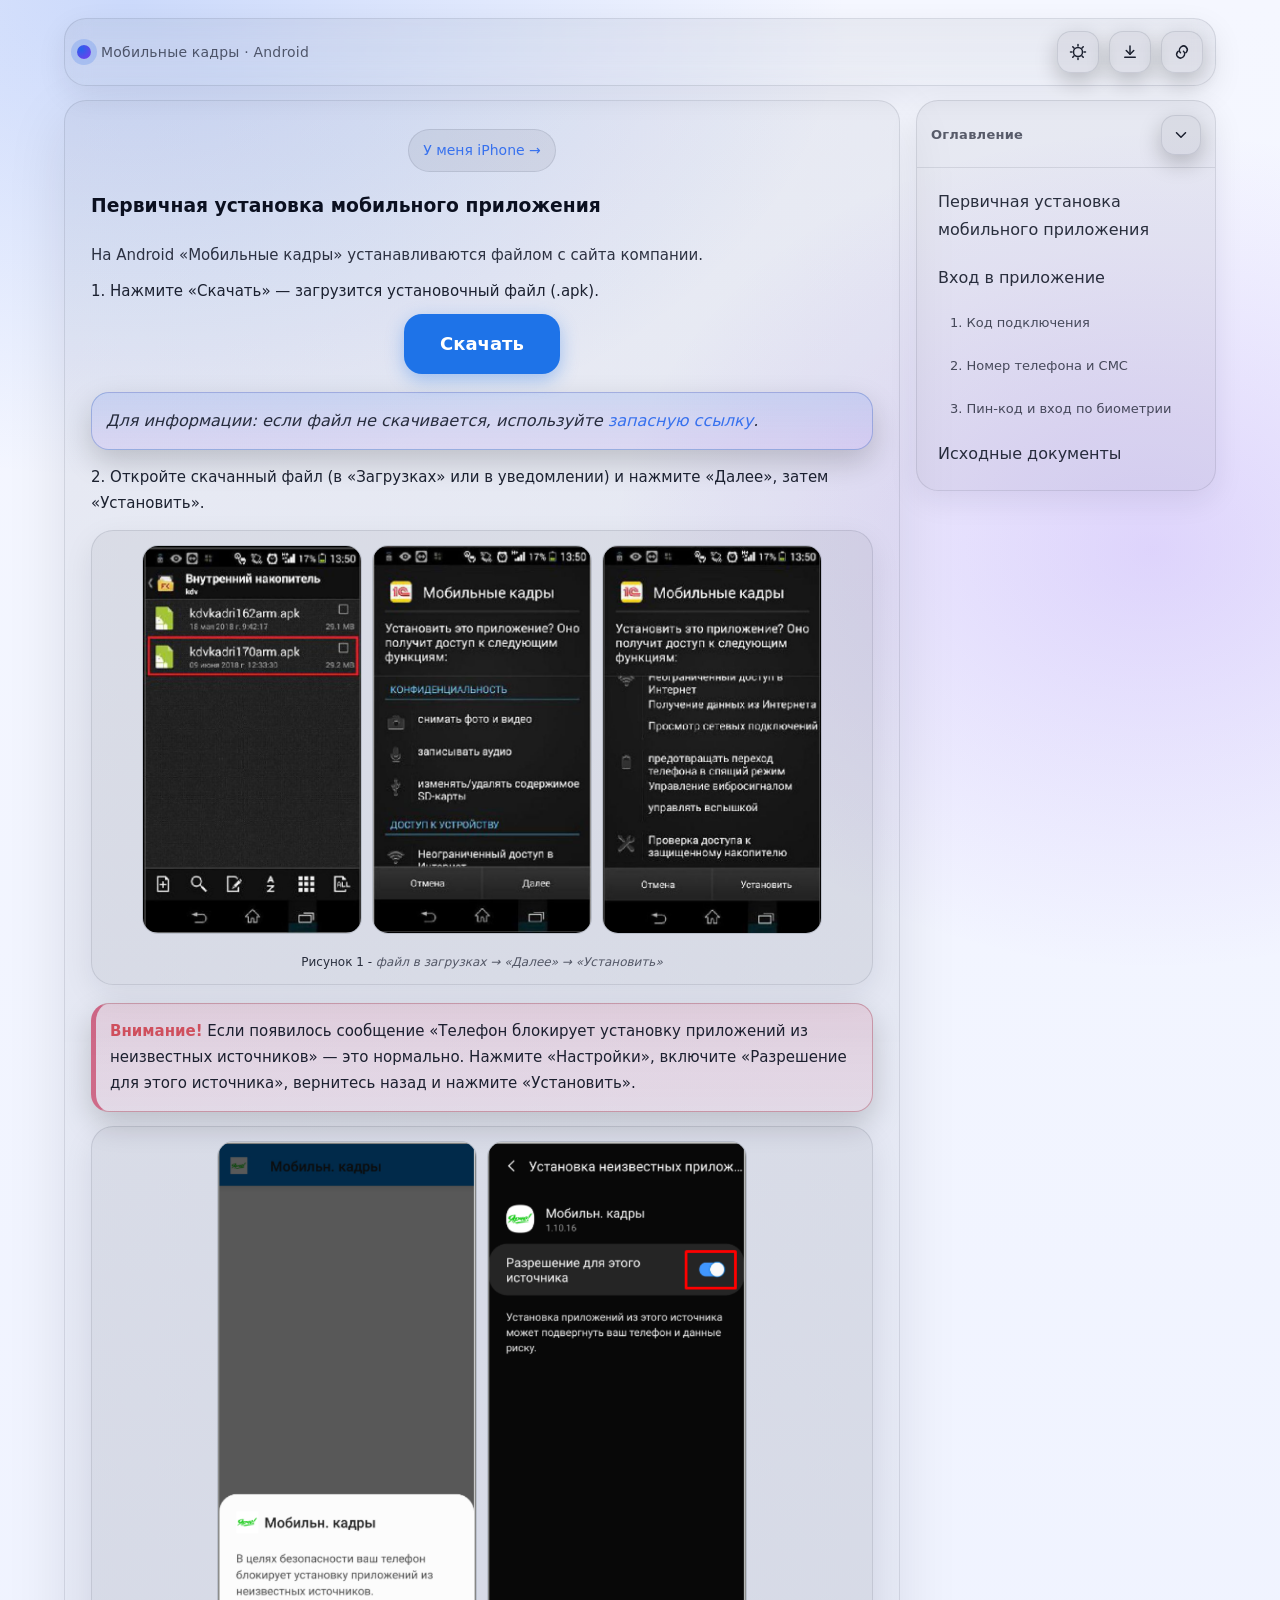
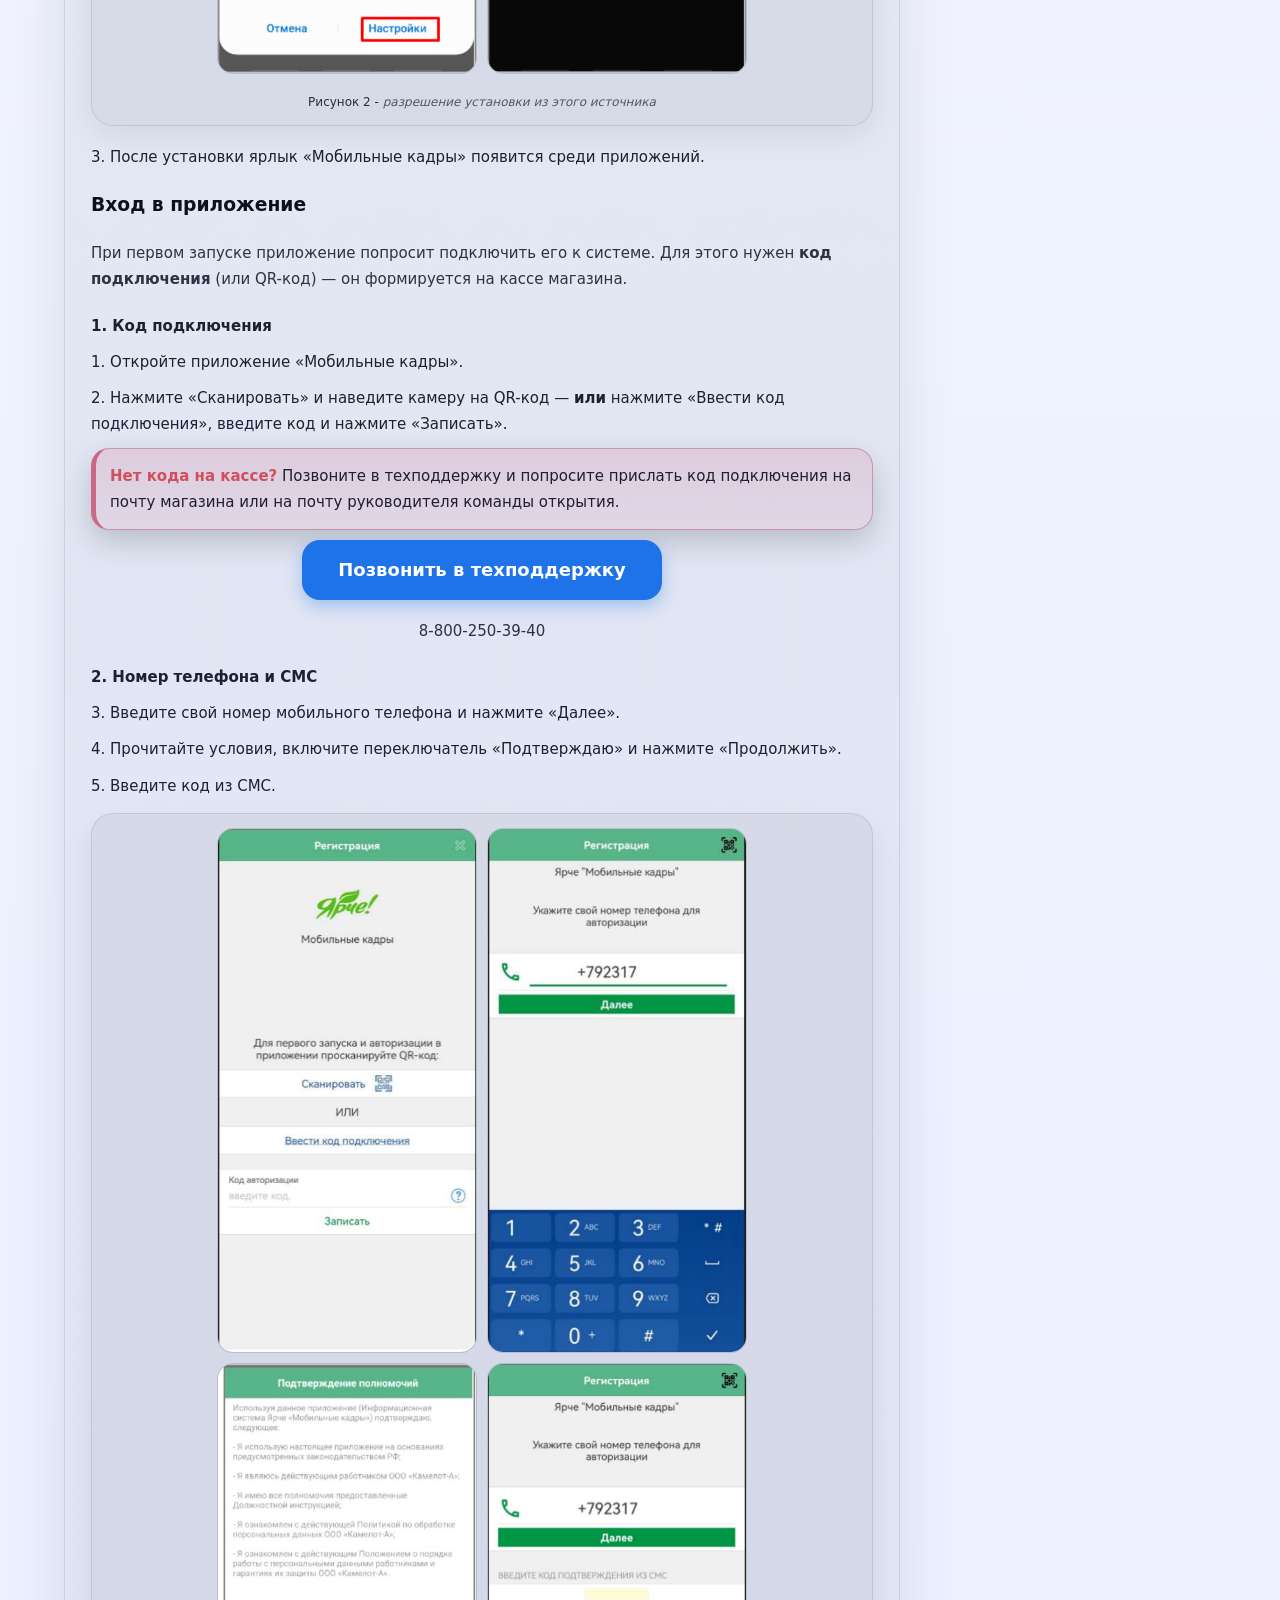
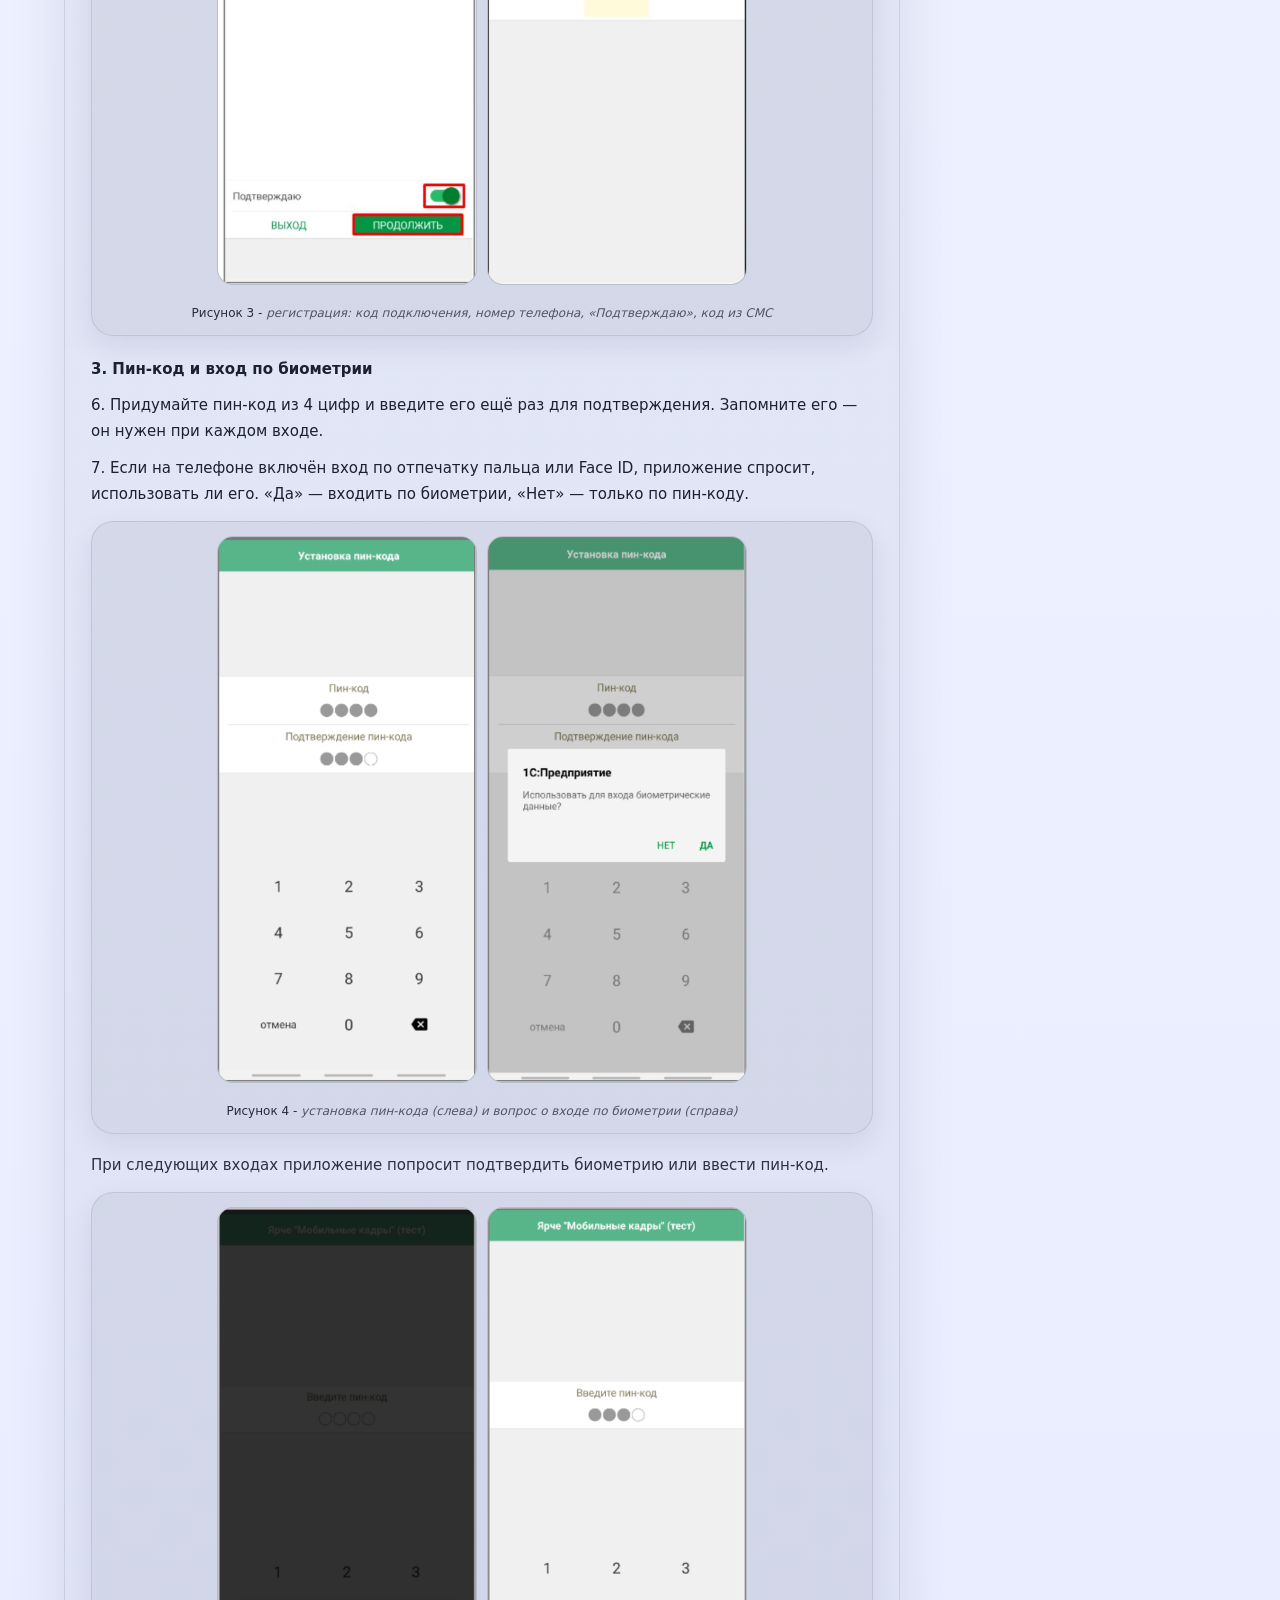
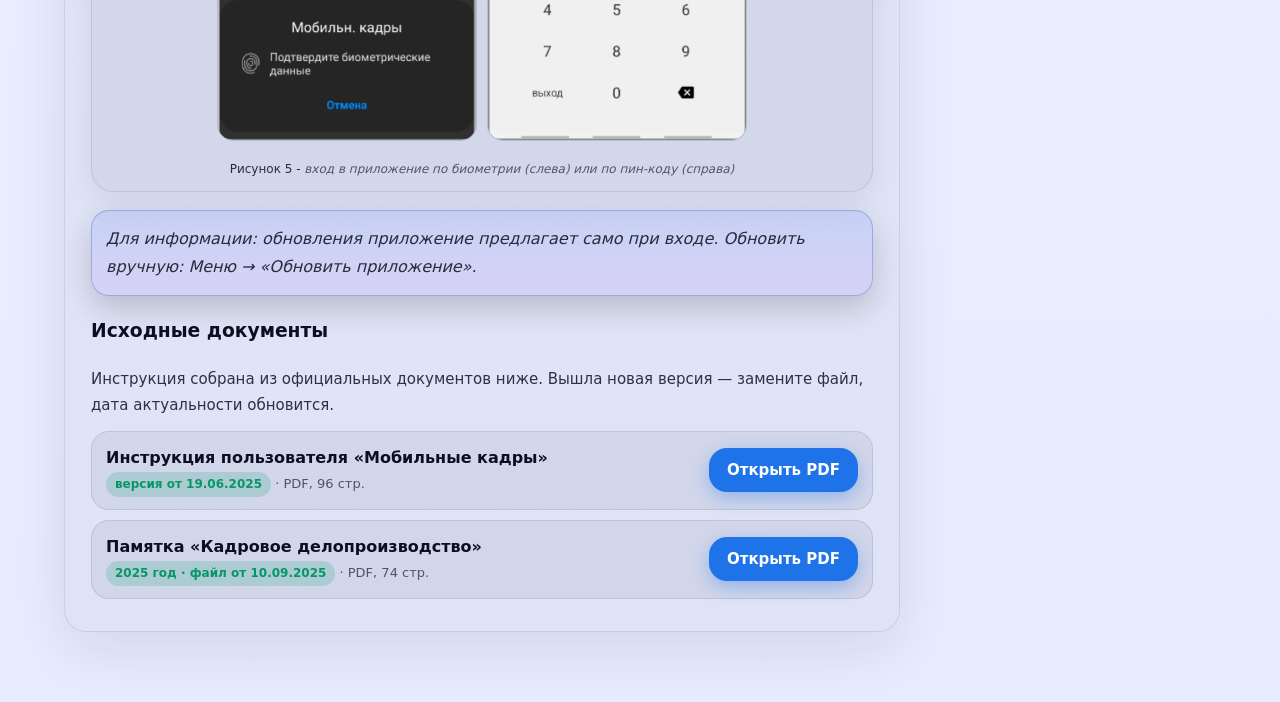
<file: miniapp/memo/pamyatka-otkrytiya/instr/mk/mk-android.html>
<!DOCTYPE html><html lang="ru" data-mode="auto"><head><meta charset="UTF-8">
  <meta http-equiv="X-UA-Compatible" content="IE=edge">
  <meta name="viewport" content="width=device-width, initial-scale=1, viewport-fit=cover">
  <title>Мобильные кадры — Android</title>
  <style>
    
    :root{
      /* Color tokens */
      --bg0:#050816;
      --bg1:#070b1f;
      --bg2:#0b1230;

      --card: rgba(255,255,255,.06);
      --card2: rgba(255,255,255,.08);
      --border: rgba(255,255,255,.10);

      --text:#eaf0ff;
      --muted: rgba(234,240,255,.70);

      --accent:#7dd3fc;
      --accent2:#a78bfa;
      --good:#34d399;
      --warn:#fbbf24;
      --bad:#fb7185;

      --shadow: 0 18px 60px rgba(0,0,0,.45);
      --shadow2: 0 10px 30px rgba(0,0,0,.30);

      --r-xl: 22px;
      --r-lg: 18px;
      --r-md: 14px;

      --max: 1180px;
      --content: 860px;
      --sidebar: 300px;

      --font: ui-sans-serif, system-ui, -apple-system, "Segoe UI", Roboto, "Helvetica Neue", Arial, "Noto Sans", "Liberation Sans", sans-serif;
      --mono: ui-monospace, SFMono-Regular, Menlo, Monaco, Consolas, "Liberation Mono", "Courier New", monospace;
    }

    @media (prefers-color-scheme: light){
      :root{
        --bg0:#f5f7ff;
        --bg1:#eef2ff;
        --bg2:#e8ecff;
        --card: rgba(17,24,39,.04);
        --card2: rgba(17,24,39,.06);
        --border: rgba(17,24,39,.10);
        --text:#0b1020;
        --muted: rgba(11,16,32,.65);
        --shadow: 0 18px 60px rgba(11,16,32,.10);
        --shadow2: 0 10px 30px rgba(11,16,32,.08);
        --accent:#2563eb;
        --accent2:#7c3aed;
        --good:#059669;
        --warn:#b45309;
        --bad:#be123c;
      }
    }

    *{ box-sizing:border-box; }
    html{ scroll-behavior:smooth; }
    body{
      margin:0;
      font-family: var(--font);
      color:var(--text);
      background:
        radial-gradient(1200px 800px at 10% 0%, color-mix(in oklab, var(--accent) 20%, transparent), transparent 60%),
        radial-gradient(900px 700px at 90% 10%, color-mix(in oklab, var(--accent2) 18%, transparent), transparent 60%),
        radial-gradient(900px 700px at 50% 110%, color-mix(in oklab, var(--accent) 12%, transparent), transparent 65%),
        linear-gradient(180deg, var(--bg0), var(--bg1) 40%, var(--bg2));
      min-height:100vh;
      line-height:1.75;
      -webkit-font-smoothing: antialiased;
      text-rendering: optimizeLegibility;
    }

    a{ color: color-mix(in oklab, var(--accent) 92%, white); text-decoration:none; }
    a:hover{ text-decoration:underline; }
    a:focus-visible{
      outline:2px solid color-mix(in oklab, var(--accent) 70%, transparent);
      outline-offset:3px;
      border-radius:10px;
    }

    /* Top progress bar */
    .progress{
      position:fixed;
      top:0; left:0;
      width:100%;
      height:4px;
      background: transparent;
      z-index:1000;
    }
    .progress > i{
      display:block;
      height:100%;
      width:0%;
      background: linear-gradient(90deg, var(--accent), var(--accent2));
      box-shadow: 0 0 18px color-mix(in oklab, var(--accent) 40%, transparent);
    }

    /* App shell */
    .shell{
      max-width: var(--max);
      margin: 0 auto;
      padding: 18px 14px 70px;
    }

    /* Glass header */
    .topbar{
      position:sticky;
      top: 10px;
      z-index: 20;
      display:flex;
      gap:12px;
      align-items:center;
      justify-content:space-between;
      padding: 12px 12px;
      border-radius: var(--r-xl);
      border:1px solid var(--border);
      background: linear-gradient(180deg, color-mix(in oklab, var(--card2) 100%, transparent), color-mix(in oklab, var(--card) 100%, transparent));
      backdrop-filter: blur(12px);
      box-shadow: var(--shadow2);
    }
    .brand{
      display:flex;
      gap:10px;
      align-items:center;
      min-width: 0;
    }
    .dot{
      width: 14px; height: 14px;
      border-radius: 999px;
      background: radial-gradient(circle at 30% 30%, var(--accent), var(--accent2));
      box-shadow: 0 0 0 6px color-mix(in oklab, var(--accent) 20%, transparent);
      flex: 0 0 auto;
    }
    .title{
      font-size: 14px;
      color: var(--muted);
      white-space: nowrap;
      overflow:hidden;
      text-overflow: ellipsis;
      letter-spacing: .2px;
    }
    .actions{
      display:flex;
      gap:10px;
      align-items:center;
    }
    .iconbtn{
      width: 42px;
      height: 42px;
      border-radius: 14px;
      border: 1px solid var(--border);
      background: color-mix(in oklab, var(--card2) 100%, transparent);
      color: var(--text);
      cursor: pointer;
      display:grid;
      place-items:center;
      box-shadow: 0 8px 22px rgba(0,0,0,.22);
      transition: transform .15s ease, background .15s ease, border-color .15s ease;
    }
    .iconbtn:hover{ transform: translateY(-1px); background: color-mix(in oklab, var(--card2) 120%, transparent); }
    .iconbtn:active{ transform: translateY(0px); }
    .iconbtn svg{ width: 18px; height:18px; opacity:.92; }

    /* Layout grid */
    .grid{
      display:grid;
      grid-template-columns: 1fr;
      gap: 16px;
      margin-top: 14px;
    }
    @media (min-width: 980px){
      .grid{ grid-template-columns: minmax(0, var(--content)) minmax(0, var(--sidebar)); align-items:start; }
    }

    /* Main card */
    .paper{
      border-radius: var(--r-xl);
      border:1px solid var(--border);
      background: linear-gradient(180deg, color-mix(in oklab, var(--card2) 95%, transparent), color-mix(in oklab, var(--card) 100%, transparent));
      box-shadow: var(--shadow);
      overflow:hidden;
    }
    .paper-inner{
      padding: 20px 16px 10px;
    }
    @media (min-width: 640px){
      .paper-inner{ padding: 28px 26px 14px; }
    }

    /* Headings */
    .Title{
      margin:0 0 10px;
      font-size: clamp(20px, 2.2vw, 28px);
      line-height:1.15;
      letter-spacing:.2px;
      font-weight: 820;
    }

    h4{
      margin: 20px 0 10px;
      font-size: 15px;
      font-weight: 820;
      color: color-mix(in oklab, var(--text) 92%, transparent);
      scroll-margin-top: 90px;
    }

    /* Existing text classes */
    .Content, .Content2{
      margin: 10px 0;
      font-size: 15px;
      color: color-mix(in oklab, var(--text) 92%, transparent);
    }
    .Content2{ color: color-mix(in oklab, var(--text) 84%, transparent); text-indent: 0; }
    .Content ul{
      margin: 10px 0 0;
      padding-left: 20px;
    }
    .Content li{ margin: 6px 0; }

    /* "ForInformation" as info callout */
    .ForInformation{
      margin: 14px 0;
      padding: 14px 14px;
      border-radius: var(--r-lg);
      border: 1px solid color-mix(in oklab, var(--accent) 22%, var(--border));
      background: linear-gradient(180deg,
        color-mix(in oklab, var(--accent) 14%, transparent),
        color-mix(in oklab, var(--accent2) 10%, transparent));
      color: color-mix(in oklab, var(--text) 86%, transparent);
      box-shadow: 0 12px 30px rgba(0,0,0,.18);
      font-style: italic;
    }

    /* Automatic warning callout: any .Content containing strong "Внимание!" */
    .Content:has(strong){
      /* keep normal unless the first strong is "Внимание!" */
    }
    .Content:has(strong:first-child){
      padding: 14px 14px;
      border-radius: var(--r-lg);
      border: 1px solid color-mix(in oklab, var(--bad) 26%, var(--border));
      border-left: 5px solid color-mix(in oklab, var(--bad) 55%, transparent);
      background: linear-gradient(180deg,
        color-mix(in oklab, var(--bad) 12%, transparent),
        color-mix(in oklab, var(--bad) 7%, transparent));
      box-shadow: 0 12px 30px rgba(0,0,0,.18);
    }
    .Content:has(strong:first-child) strong:first-child{
      color: color-mix(in oklab, var(--bad) 82%, white);
    }

    /* Figures */
    .article{ counter-reset: fig; }
    figure.figure{
      counter-increment: fig;
      margin: 14px 0 18px;
      padding: 14px;
      border-radius: var(--r-xl);
      border: 1px solid var(--border);
      background: color-mix(in oklab, var(--card2) 100%, transparent);
      box-shadow: var(--shadow2);
    }
    figure.figure img{
      width: 100%;
      height:auto;
      display:block;
      border-radius: 16px;
      border: 1px solid color-mix(in oklab, var(--border) 100%, transparent);
      background: color-mix(in oklab, var(--card) 100%, transparent);
      cursor: zoom-in;
    }
    figure.figure figcaption{
      margin-top: 10px;
      font-size: 12px;
      line-height:1.35;
      color: var(--muted);
      font-style: italic;
      text-align:center;
    }
    figure.figure figcaption::before{
      content: "Рисунок " counter(fig) " - ";
      color: color-mix(in oklab, var(--text) 86%, transparent);
      font-style: normal;
    }

    /* Figure2 style for multiple images in one figure */
    figure.figure2{
      counter-increment: fig;
      margin: 14px 0 18px;
      padding: 14px;
      border-radius: var(--r-xl);
      border: 1px solid var(--border);
      background: color-mix(in oklab, var(--card2) 100%, transparent);
      box-shadow: var(--shadow2);
      display: flex;
      flex-wrap: wrap;
      justify-content: center;
      gap: 10px;
    }
    figure.figure2 img{
      max-width: 100%;
      height: auto;
      display: inline-block;
      border-radius: 16px;
      border: 1px solid color-mix(in oklab, var(--border) 100%, transparent);
      background: color-mix(in oklab, var(--card) 100%, transparent);
      cursor: zoom-in;
    }
    figure.figure2 figcaption{
      width: 100%;
      margin-top: 10px;
      font-size: 12px;
      line-height:1.35;
      color: var(--muted);
      font-style: italic;
      text-align:center;
    }
    figure.figure2 figcaption::before{
      content: "Рисунок " counter(fig) " - ";
      color: color-mix(in oklab, var(--text) 86%, transparent);
      font-style: normal;
    }

    /* Sidebar TOC */
    .side{
      position: relative;
    }
    .panel{
      border-radius: var(--r-xl);
      border: 1px solid var(--border);
      background: color-mix(in oklab, var(--card2) 100%, transparent);
      box-shadow: var(--shadow2);
      overflow:hidden;
    }
    .panel .head{
      padding: 14px 14px 12px;
      border-bottom: 1px solid var(--border);
      display:flex;
      gap:10px;
      align-items:center;
      justify-content:space-between;
    }
    .panel .head .h{
      font-size: 13px;
      letter-spacing: .25px;
      color: var(--muted);
      font-weight: 750;
    }
    .panel .body{
      padding: 10px 10px 12px;
      max-height: calc(100vh - 160px);
      overflow:auto;
      scrollbar-width: thin;
      scrollbar-color: color-mix(in oklab, var(--accent) 45%, transparent) transparent;
    }
    .panel .body::-webkit-scrollbar{ width: 10px; }
    .panel .body::-webkit-scrollbar-thumb{
      background: color-mix(in oklab, var(--accent) 30%, transparent);
      border-radius: 999px;
      border: 3px solid transparent;
      background-clip: content-box;
    }

    .toclist{ list-style:none; margin:0; padding:0; }
    .toclist a{
      display:block;
      padding: 9px 10px;
      border-radius: 12px;
      color: color-mix(in oklab, var(--text) 86%, transparent);
      border: 1px solid transparent;
      text-decoration:none;
      transition: background .15s ease, border-color .15s ease, transform .15s ease;
    }
    .toclist a:hover{
      background: color-mix(in oklab, var(--card2) 110%, transparent);
      border-color: color-mix(in oklab, var(--border) 120%, transparent);
      transform: translateY(-1px);
    }
    .toclist a[data-level="4"]{
      padding-left: 22px;
      color: color-mix(in oklab, var(--text) 72%, transparent);
      font-size: 13px;
    }
    .toclist a.is-active{
      background: linear-gradient(180deg,
        color-mix(in oklab, var(--accent) 18%, transparent),
        color-mix(in oklab, var(--accent2) 12%, transparent));
      border-color: color-mix(in oklab, var(--accent) 22%, var(--border));
      color: var(--text);
    }

    /* Mobile TOC (accordion) */
    .mobiletoc{
      display:block;
      margin-top: 14px;
    }
    @media (min-width: 980px){
      .mobiletoc{ display:none; }
    }
    .mobiletoc details{
      border-radius: var(--r-xl);
      border: 1px solid var(--border);
      background: color-mix(in oklab, var(--card2) 100%, transparent);
      box-shadow: var(--shadow2);
      overflow:hidden;
    }
    .mobiletoc summary{
      list-style:none;
      cursor:pointer;
      padding: 14px 14px;
      color: var(--muted);
      font-weight: 750;
      display:flex;
      align-items:center;
      justify-content:space-between;
    }
    .mobiletoc summary::-webkit-details-marker{ display:none; }
    .mobiletoc summary .chev{ opacity:.8; transition: transform .15s ease; }
    .mobiletoc details[open] summary .chev{ transform: rotate(180deg); }
    .mobiletoc .body{ padding: 8px 10px 12px; }

    /* Hide old TOC block from the original HTML */
    nav.toc-old{ display:none !important; }

    /* Floating "to top" */
    .totop{
      position: fixed;
      right: 14px;
      bottom: 80px;
      z-index: 30;
      width: 44px;
      height: 44px;
      border-radius: 16px;
      border: 1px solid var(--border);
      background: color-mix(in oklab, var(--card2) 100%, transparent);
      box-shadow: var(--shadow2);
      display:grid;
      place-items:center;
      cursor:pointer;
      opacity: 0;
      transform: translateY(10px);
      transition: opacity .18s ease, transform .18s ease;
    }
    .totop.show{
      opacity: 1;
      transform: translateY(0);
    }
    .totop svg{ width: 18px; height: 18px; opacity:.92; }

    /* Lightbox */
    .lb{
      position:fixed;
      inset:0;
      background: rgba(0,0,0,.72);
      display:none;
      place-items:center;
      padding: 18px;
      z-index: 2000;
    }
    .lb.show{ display:grid; }
    .lb .wrap{
      max-width: min(1100px, 96vw);
      max-height: 90vh;
      display:grid;
      gap: 10px;
      align-items:center;
      justify-items:center;
    }
    .lb img{
      max-width: 100%;
      max-height: 84vh;
      border-radius: 18px;
      border: 1px solid rgba(255,255,255,.18);
      box-shadow: 0 30px 80px rgba(0,0,0,.55);
      background: rgba(255,255,255,.03);
      cursor: zoom-out;
    }
    .lb .cap{
      color: rgba(255,255,255,.78);
      font-size: 12px;
      text-align:center;
    }

    /* Reduce motion */
    @media (prefers-reduced-motion: reduce){
      html{ scroll-behavior:auto; }
      .iconbtn, .toclist a, .totop, .mobiletoc summary .chev { transition:none !important; }
    }
    .download-btn{
      display:block;
      width:fit-content;
      margin:0px auto 20px;
      background:#1e73e8;
      color:#fff !important;
      padding:14px 36px;
      border-radius:18px;
      font-size:18px;
      font-weight:600;
      text-decoration:none !important;
      box-shadow:0 6px 18px rgba(30,115,232,.35);
      transition:transform .15s ease, box-shadow .15s ease;
      text-align:center;
    }

    .download-btn:hover{
      transform:translateY(-2px);
      box-shadow:0 10px 22px rgba(30,115,232,.45);
    }

    @media (max-width: 979px){
      /* скрываем нижнее (sidebar) оглавление, оставляем верхнее mobiletoc */
      .side{ display:none; }
    }
  
    .download-btn.ghost{background:transparent;color:var(--accent)!important;border:1.5px solid var(--accent);box-shadow:none}
    .btnrow{display:flex;flex-wrap:wrap;gap:10px;justify-content:center;margin:6px 0 18px}
    .btnrow .download-btn{margin:0}
    .switch{display:flex;justify-content:center;margin:0 0 6px}
    .switch a{font-size:14px;padding:8px 14px;border-radius:999px;border:1px solid var(--border);background:var(--card2)}
    figure.figure2 img{width:calc(50% - 6px);max-width:260px}
    figure.figure2.three img{width:calc(33.3% - 8px);max-width:220px}
    figure.figure img.narrow{width:60%;max-width:300px;margin:0 auto}
    .Content img.inl{vertical-align:middle;border-radius:8px}
    .srcdocs{display:grid;gap:10px;margin:12px 0 18px}
    .srcdoc{display:flex;flex-wrap:wrap;align-items:center;justify-content:space-between;gap:10px;padding:12px 14px;border-radius:var(--r-lg);border:1px solid var(--border);background:color-mix(in oklab,var(--card2) 100%,transparent)}
    .srcdoc .nm{font-weight:700;min-width:0}
    .srcdoc .meta{font-size:13px;color:var(--muted)}
    .srcdoc .ver{display:inline-block;font-size:12px;font-weight:800;padding:2px 9px;border-radius:999px;background:color-mix(in oklab,var(--good) 18%,transparent);color:var(--good)}
    .srcdoc a.download-btn{margin:0;font-size:15px;padding:9px 18px}
    @media print{.srcblock{display:none!important}}
</style>
<style id="mode-overrides"></style></head>
<body>
  <div class="progress" aria-hidden="true"><i id="progressbar"></i></div>
  <div class="shell article" id="top">
    <div class="topbar">
      <div class="brand"><div class="dot" aria-hidden="true"></div><div class="title">Мобильные кадры · Android</div></div>
      <div class="actions">
        <button class="iconbtn" type="button" id="toggleTheme" aria-label="Переключить тему"><svg viewBox="0 0 24 24" fill="none" aria-hidden="true"><path d="M12 18a6 6 0 1 0 0-12 6 6 0 0 0 0 12Z" stroke="currentColor" stroke-width="2"></path><path d="M12 2v2M12 20v2M4 12H2M22 12h-2M5 5l1.5 1.5M17.5 17.5 19 19M19 5l-1.5 1.5M5 19l1.5-1.5" stroke="currentColor" stroke-width="2" stroke-linecap="round"></path></svg></button>
        <a class="iconbtn" href="mk-ustanovka-android.pdf" target="_blank" aria-label="Скачать PDF" title="Скачать PDF" style="color:inherit;text-decoration:none"><svg viewBox="0 0 24 24" fill="none" aria-hidden="true"><path d="M12 4v11" stroke="currentColor" stroke-width="2" stroke-linecap="round"></path><path d="M7 10l5 5 5-5" stroke="currentColor" stroke-width="2" stroke-linecap="round" stroke-linejoin="round"></path><path d="M5 19h14" stroke="currentColor" stroke-width="2" stroke-linecap="round"></path></svg></a>
        <button class="iconbtn" type="button" id="copyLink" aria-label="Поделиться страницей"><svg viewBox="0 0 24 24" fill="none" aria-hidden="true"><path d="M10 13a5 5 0 0 1 0-7l1-1a5 5 0 0 1 7 7l-1 1" stroke="currentColor" stroke-width="2" stroke-linecap="round"></path><path d="M14 11a5 5 0 0 1 0 7l-1 1a5 5 0 0 1-7-7l1-1" stroke="currentColor" stroke-width="2" stroke-linecap="round"></path></svg></button>
      </div>
    </div>
    <div class="mobiletoc" id="mobileToc"></div>
    <div class="grid">
      <main class="paper"><div class="paper-inner">

          <div class="switch"><a href="mk-ios.html">У меня iPhone →</a></div>
          <h3 id="t1">Первичная установка мобильного приложения</h3>
          <div class="Content2">На Android «Мобильные кадры» устанавливаются файлом с сайта компании.</div>
          <div class="Content">1. Нажмите «Скачать» — загрузится установочный файл (.apk).</div>
          <div class="btnrow"><a class="download-btn" target="_blank" href="https://comm.ya-retail.ru:65265/Public_MK/Download/">Скачать</a></div>
          <div class="ForInformation">Для информации: если файл не скачивается, используйте <a target="_blank" href="https://ipad.dev.magdv.com/file/index_kadry.html">запасную ссылку</a>.</div>
          <div class="Content">2. Откройте скачанный файл (в «Загрузках» или в уведомлении) и нажмите «Далее», затем «Установить».</div>
          <figure class="figure2 three"><img src="images/and_inst1.jpg" class="frame" alt=""><img src="images/and_inst2.jpg" class="frame" alt=""><img src="images/and_inst3.jpg" class="frame" alt=""><figcaption>файл в загрузках → «Далее» → «Установить»</figcaption></figure>
          <div class="Content"><strong>Внимание!</strong> Если появилось сообщение «Телефон блокирует установку приложений из неизвестных источников» — это нормально. Нажмите «Настройки», включите «Разрешение для этого источника», вернитесь назад и нажмите «Установить».</div>
          <figure class="figure2"><img src="images/and_src1.png" class="frame" alt=""><img src="images/and_src2.png" class="frame" alt=""><figcaption>разрешение установки из этого источника</figcaption></figure>
          <div class="Content">3. После установки ярлык «Мобильные кадры» появится среди приложений.</div>

          <h3 id="t2">Вход в приложение</h3>
          <div class="Content2">При первом запуске приложение попросит подключить его к системе. Для этого нужен <b>код подключения</b> (или QR-код) — он формируется на кассе магазина.</div>

          <h4 id="t3">1. Код подключения</h4>
          <div class="Content">1. Откройте приложение «Мобильные кадры».</div>
          <div class="Content">2. Нажмите «Сканировать» и наведите камеру на QR-код — <b>или</b> нажмите «Ввести код подключения», введите код и нажмите «Записать».</div>
          <div class="Content"><strong>Нет кода на кассе?</strong> Позвоните в техподдержку и попросите прислать код подключения на почту магазина или на почту руководителя команды открытия.</div>
          <div class="btnrow"><a class="download-btn" href="tel:88002503940">Позвонить в техподдержку</a></div>
          <div class="Content2" style="text-align:center">8-800-250-39-40</div>

          <h4 id="t4">2. Номер телефона и СМС</h4>
          <div class="Content">3. Введите свой номер мобильного телефона и нажмите «Далее».</div>
          <div class="Content">4. Прочитайте условия, включите переключатель «Подтверждаю» и нажмите «Продолжить».</div>
          <div class="Content">5. Введите код из СМС.</div>
          <figure class="figure2"><img src="images/login1.jpg" class="frame" alt=""><img src="images/login2.jpg" class="frame" alt=""><img src="images/login3.jpg" class="frame" alt=""><img src="images/login4.png" class="frame" alt=""><figcaption>регистрация: код подключения, номер телефона, «Подтверждаю», код из СМС</figcaption></figure>

          <h4 id="t5">3. Пин-код и вход по биометрии</h4>
          <div class="Content">6. Придумайте пин-код из 4 цифр и введите его ещё раз для подтверждения. Запомните его — он нужен при каждом входе.</div>
          <div class="Content">7. Если на телефоне включён вход по отпечатку пальца или Face ID, приложение спросит, использовать ли его. «Да» — входить по биометрии, «Нет» — только по пин-коду.</div>
          <figure class="figure2"><img src="images/pin1.png" class="frame" alt=""><img src="images/pin2.png" class="frame" alt=""><figcaption>установка пин-кода (слева) и вопрос о входе по биометрии (справа)</figcaption></figure>
          <div class="Content2">При следующих входах приложение попросит подтвердить биометрию или ввести пин-код.</div>
          <figure class="figure2"><img src="images/bio1.png" class="frame" alt=""><img src="images/bio2.png" class="frame" alt=""><figcaption>вход в приложение по биометрии (слева) или по пин-коду (справа)</figcaption></figure>
          <div class="ForInformation">Для информации: обновления приложение предлагает само при входе. Обновить вручную: Меню → «Обновить приложение».</div>

          <div class="srcblock">
          <h3 id="src">Исходные документы</h3>
          <div class="Content2">Инструкция собрана из официальных документов ниже. Вышла новая версия — замените файл, дата актуальности обновится.</div>
          <div class="srcdocs">
            <div class="srcdoc"><div><div class="nm">Инструкция пользователя «Мобильные кадры»</div><div class="meta"><span class="ver">версия от 19.06.2025</span> · PDF, 96 стр.</div></div><a class="download-btn" target="_blank" href="../../../pamyatka-originaly-1/mobilnye-kadry-instrukciya-19.06.2025.pdf">Открыть PDF</a></div>
            <div class="srcdoc"><div><div class="nm">Памятка «Кадровое делопроизводство»</div><div class="meta"><span class="ver">2025 год · файл от 10.09.2025</span> · PDF, 74 стр.</div></div><a class="download-btn" target="_blank" href="../../../pamyatka-originaly-2/kadrovoe-deloproizvodstvo-2025.pdf">Открыть PDF</a></div>
          </div>
          </div>

      </div></main>
      <aside class="side" aria-label="Навигация">
        <div class="panel" id="desktopToc">
          <div class="head"><div class="h">Оглавление</div>
            <button class="iconbtn" type="button" id="collapseToc" aria-label="Свернуть/развернуть оглавление" style="width:40px;height:40px;border-radius:14px;"><svg viewBox="0 0 24 24" fill="none" aria-hidden="true"><path d="M6 9l6 6 6-6" stroke="currentColor" stroke-width="2" stroke-linecap="round" stroke-linejoin="round"></path></svg></button>
          </div>
          <div class="body" id="tocBody"><ul class="toclist" id="tocList"></ul></div>
        </div>
      </aside>
    </div>
  </div>
  <button class="totop" id="toTop" type="button" aria-label="Наверх"><svg viewBox="0 0 24 24" fill="none" aria-hidden="true"><path d="M12 19V5" stroke="currentColor" stroke-width="2" stroke-linecap="round"></path><path d="M6 11l6-6 6 6" stroke="currentColor" stroke-width="2" stroke-linecap="round" stroke-linejoin="round"></path></svg></button>
  <div class="lb" id="lightbox" aria-hidden="true"><div class="wrap"><img id="lbImg" alt=""><div class="cap" id="lbCap"></div></div></div>
  <script>
    function LSg(k){try{return localStorage.getItem(k)}catch(e){return null}}
    function LSs(k,v){try{localStorage.setItem(k,v)}catch(e){}}

    (function(){
      const root = document.documentElement;
      const storageKey = "ya_mk_theme";
      const btnTheme = document.getElementById("toggleTheme");
      const btnCopy = document.getElementById("copyLink");
      const progress = document.getElementById("progressbar");
      const toTop = document.getElementById("toTop");
      const tocList = document.getElementById("tocList");
      const tocBody = document.getElementById("tocBody");
      const collapseBtn = document.getElementById("collapseToc");
      const mobileTocHost = document.getElementById("mobileToc");

      // Optional theme override using simple invert of prefers. We'll simulate by toggling a class and adjusting tokens.
      const setMode = (mode) => {
        // mode: "light" | "dark" | "auto"
        root.setAttribute("data-mode", mode);
        LSs(storageKey, mode);
        // Apply token overrides:
        const styleId = "mode-overrides";
        let st = document.getElementById(styleId);
        if(!st){ st = document.createElement("style"); st.id = styleId; document.head.appendChild(st); }
        if(mode === "auto"){ st.textContent = ""; return; }
        if(mode === "dark"){
          st.textContent = `
            :root{
              --bg0:#050816; --bg1:#070b1f; --bg2:#0b1230;
              --card: rgba(255,255,255,.06);
              --card2: rgba(255,255,255,.08);
              --border: rgba(255,255,255,.10);
              --text:#eaf0ff;
              --muted: rgba(234,240,255,.70);
              --shadow: 0 18px 60px rgba(0,0,0,.45);
              --shadow2: 0 10px 30px rgba(0,0,0,.30);
              --accent:#7dd3fc; --accent2:#a78bfa;
              --good:#34d399; --warn:#fbbf24; --bad:#fb7185;
            }`;
        }else{
          st.textContent = `
            :root{
              --bg0:#f5f7ff; --bg1:#eef2ff; --bg2:#e8ecff;
              --card: rgba(17,24,39,.04);
              --card2: rgba(17,24,39,.06);
              --border: rgba(17,24,39,.10);
              --text:#0b1020;
              --muted: rgba(11,16,32,.65);
              --shadow: 0 18px 60px rgba(11,16,32,.10);
              --shadow2: 0 10px 30px rgba(11,16,32,.08);
              --accent:#2563eb; --accent2:#7c3aed;
              --good:#059669; --warn:#b45309; --bad:#be123c;
            }`;
        }
      };

      // Load saved mode
      const saved = LSg(storageKey) || "auto";
      setMode(saved);

      btnTheme.addEventListener("click", () => {
        const cur = LSg(storageKey) || "auto";
        const next = cur === "auto" ? "dark" : (cur === "dark" ? "light" : "auto");
        setMode(next);
      });

      btnCopy.addEventListener("click", async () => {
        // «Поделиться»: в приложении Telegram — окно «Переслать» Telegram; в браузере — системное меню; иначе — копия ссылки
        const url = location.href.split("#")[0], title = document.title;
        const flash = (t) => { let el = document.getElementById("shareToast"); if (!el) { el = document.createElement("div"); el.id = "shareToast";
          el.style.cssText = "position:fixed;left:50%;bottom:24px;transform:translateX(-50%);background:#16181d;color:#fff;padding:10px 16px;border-radius:12px;font:600 14px system-ui;z-index:99"; document.body.appendChild(el); }
          el.textContent = t; el.hidden = false; clearTimeout(el.t); el.t = setTimeout(() => (el.hidden = true), 2200); };
        let tg = null; try { tg = (window.parent && window.parent.Telegram && window.parent.Telegram.WebApp) || (window.Telegram && window.Telegram.WebApp); } catch (e) {}
        if (tg && tg.initData) { tg.openTelegramLink("https://t.me/share/url?url=" + encodeURIComponent(url) + "&text=" + encodeURIComponent(title)); return; }
        if (navigator.share) { try { await navigator.share({ title, url }); return; } catch (e) { if (e && e.name === "AbortError") return; } }
        try { await navigator.clipboard.writeText(url); flash("Ссылка скопирована"); } catch (e) { flash(url); }
      });

      // Build TOC from headings (h3/h4) – no new visible text beyond "Оглавление"
      const headings = [...document.querySelectorAll("main.paper h3[id], main.paper h4[id]")];
      const makeLink = (h) => {
        const a = document.createElement("a");
        a.href = "#" + h.id;
        a.textContent = h.textContent.trim();
        a.dataset.level = h.tagName === "H4" ? "4" : "3";
        return a;
      };

      const ul = tocList;
      headings.forEach(h => {
        const li = document.createElement("li");
        li.appendChild(makeLink(h));
        ul.appendChild(li);
      });

      // Mobile TOC
      const details = document.createElement("details");
      const summary = document.createElement("summary");
      summary.innerHTML = `<span>Оглавление</span><span class="chev" aria-hidden="true">
        <svg viewBox="0 0 24 24" width="18" height="18" fill="none"><path d="M6 9l6 6 6-6" stroke="currentColor" stroke-width="2" stroke-linecap="round" stroke-linejoin="round"/></svg>
      </span>`;
      const body = document.createElement("div");
      body.className = "body";
      const ul2 = document.createElement("ul");
      ul2.className = "toclist";
      headings.forEach(h => {
        const li = document.createElement("li");
        const a = makeLink(h);
        a.dataset.level = h.tagName === "H4" ? "4" : "3";
        li.appendChild(a);
        ul2.appendChild(li);
      });
      body.appendChild(ul2);
      details.appendChild(summary);
      details.appendChild(body);
      mobileTocHost.innerHTML = '';
      mobileTocHost.appendChild(details);

      // Active heading highlighting
      const observer = new IntersectionObserver((entries)=>{
        entries.forEach(e=>{
          const id = e.target.id;
          // For mobile: multiple links with same href; highlight all
          document.querySelectorAll(`a[href="#${CSS.escape(id)}"]`).forEach(a => {
            if(e.isIntersecting) a.classList.add("is-active");
            else a.classList.remove("is-active");
          });
        });
      }, { rootMargin: "-40% 0px -55% 0px", threshold: 0.01 });

      headings.forEach(h => observer.observe(h));

      // Collapse TOC body
      let collapsed = false;
      collapseBtn.addEventListener("click", ()=>{
        collapsed = !collapsed;
        tocBody.style.display = collapsed ? "none" : "block";
      });

      // Reading progress + toTop
      const onScroll = ()=>{
        const doc = document.documentElement;
        const max = doc.scrollHeight - doc.clientHeight;
        const p = max > 0 ? (doc.scrollTop / max) * 100 : 0;
        progress.style.width = p.toFixed(2) + "%";
        if(doc.scrollTop > 600) toTop.classList.add("show");
        else toTop.classList.remove("show");
      };
      window.addEventListener("scroll", onScroll, {passive:true});
      onScroll();

      toTop.addEventListener("click", ()=> window.scrollTo({top:0, behavior:"smooth"}));

      // Image lightbox (no text changes)
      const lb = document.getElementById("lightbox");
      const lbImg = document.getElementById("lbImg");
      const lbCap = document.getElementById("lbCap");
      document.querySelectorAll("figure.figure img, figure.figure2 img").forEach(img=>{
        img.addEventListener("click", ()=>{
          lbImg.src = img.currentSrc || img.src;
          const cap = img.closest("figure")?.querySelector("figcaption")?.textContent?.trim() || "";
          lbCap.textContent = cap;
          lb.classList.add("show");
          lb.setAttribute("aria-hidden", "false");
        });
      });
      const closeLb = ()=>{
        lb.classList.remove("show");
        lb.setAttribute("aria-hidden", "true");
        lbImg.removeAttribute("src");
      };
      lb.addEventListener("click", closeLb);
      window.addEventListener("keydown", (e)=>{ if(e.key==="Escape") closeLb(); });
    })();
  </script>
</body></html>
</file>
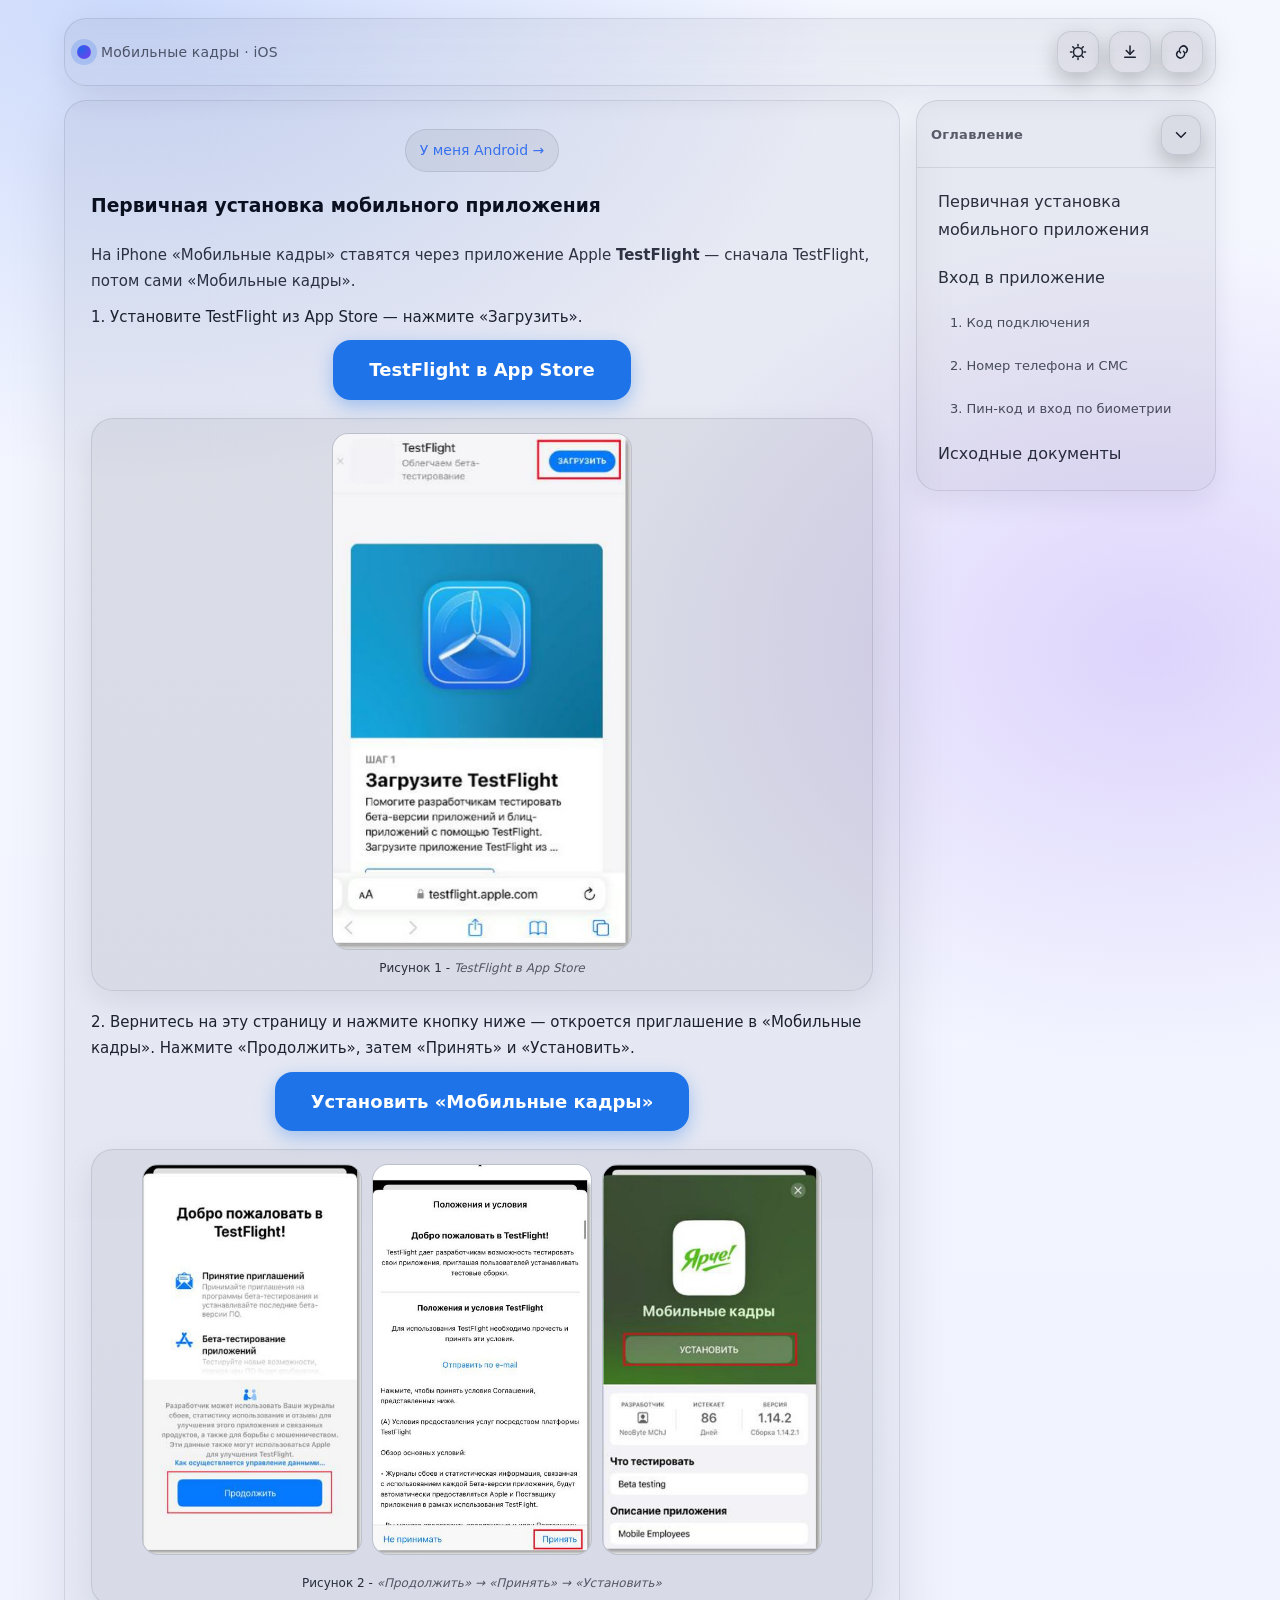
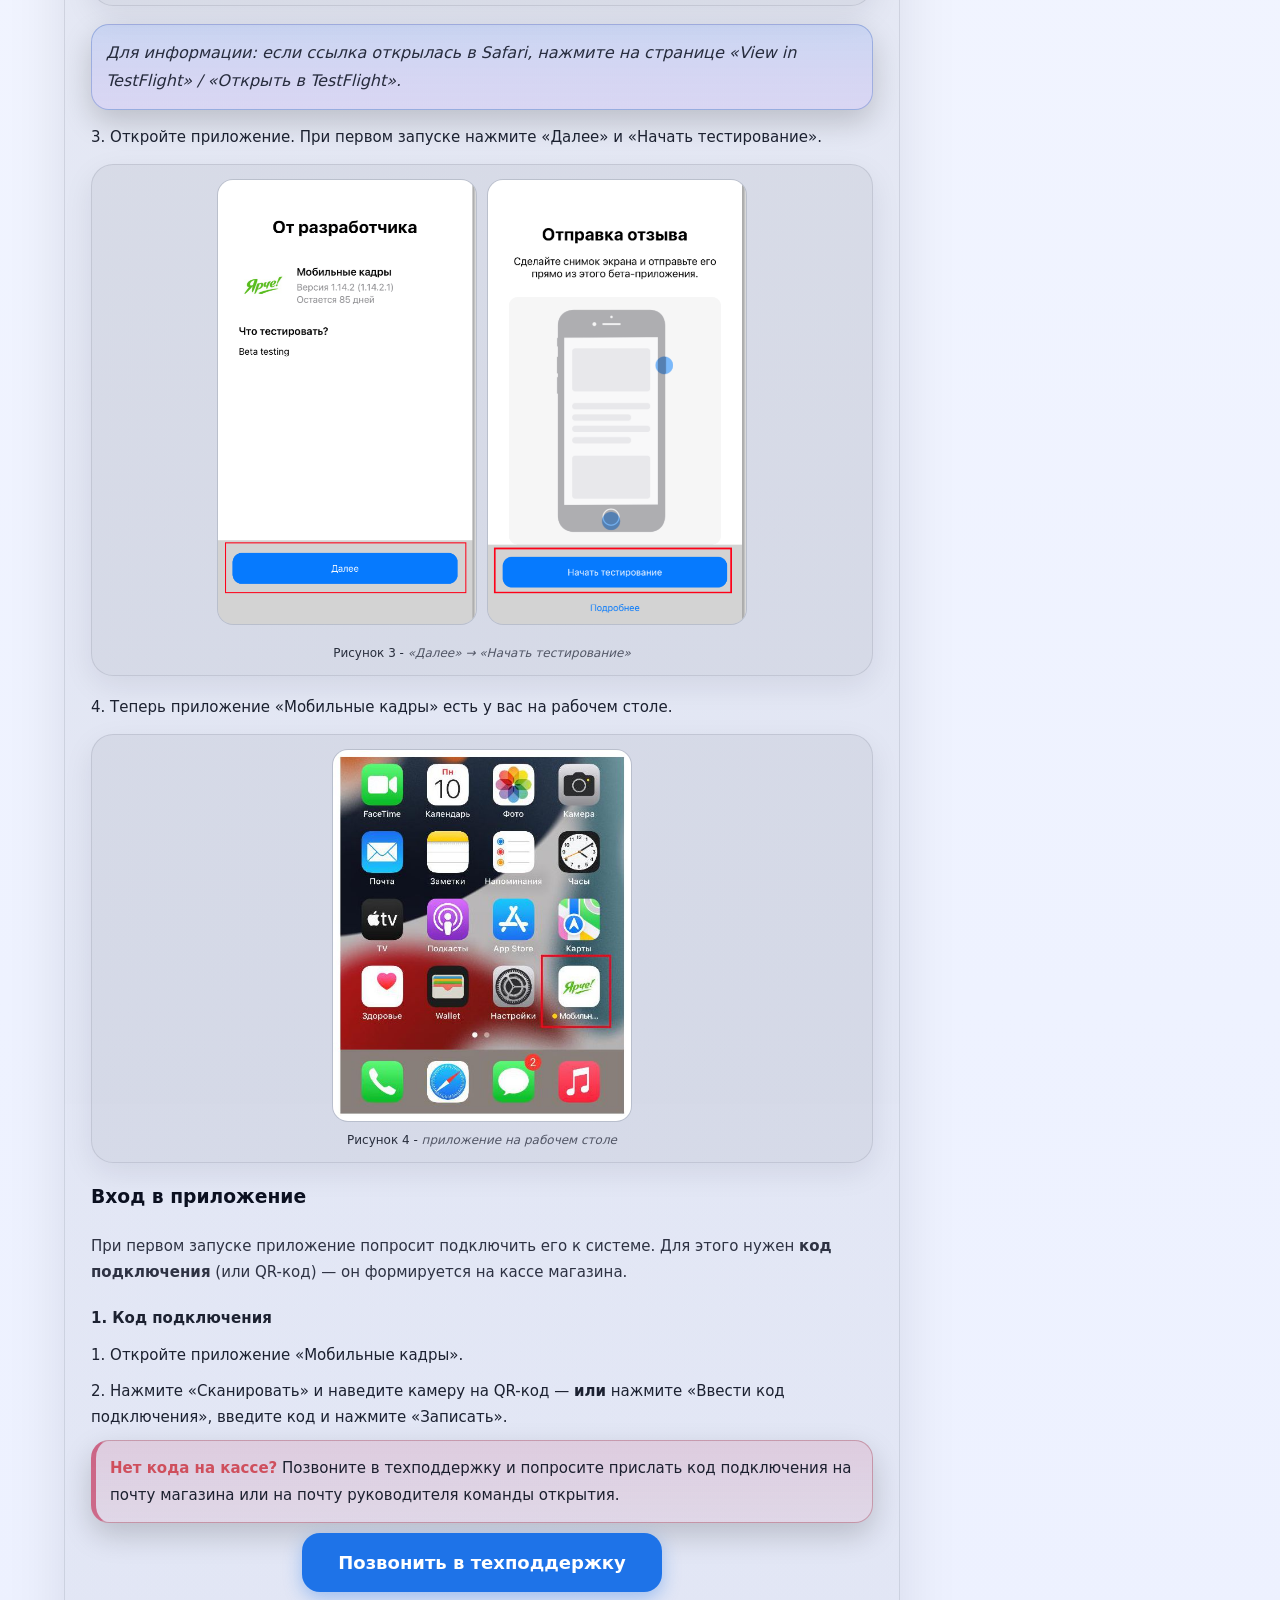
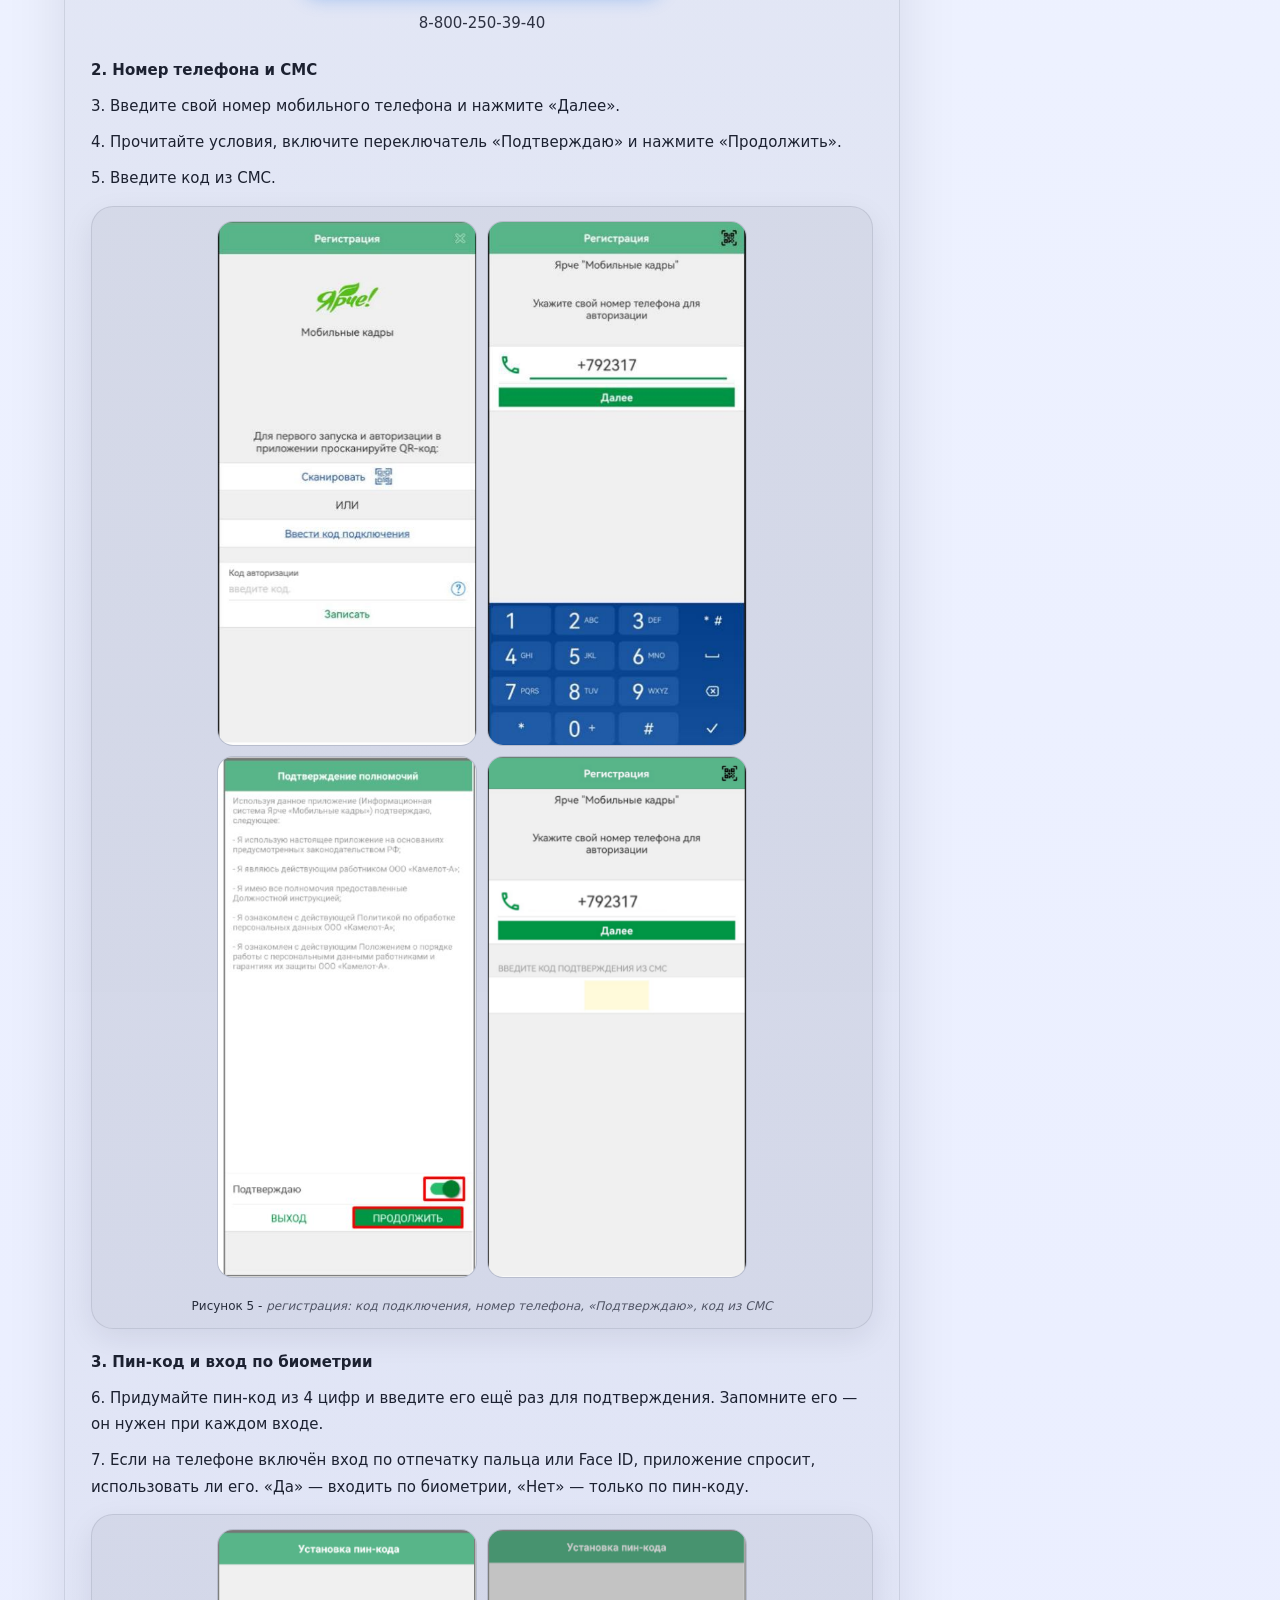
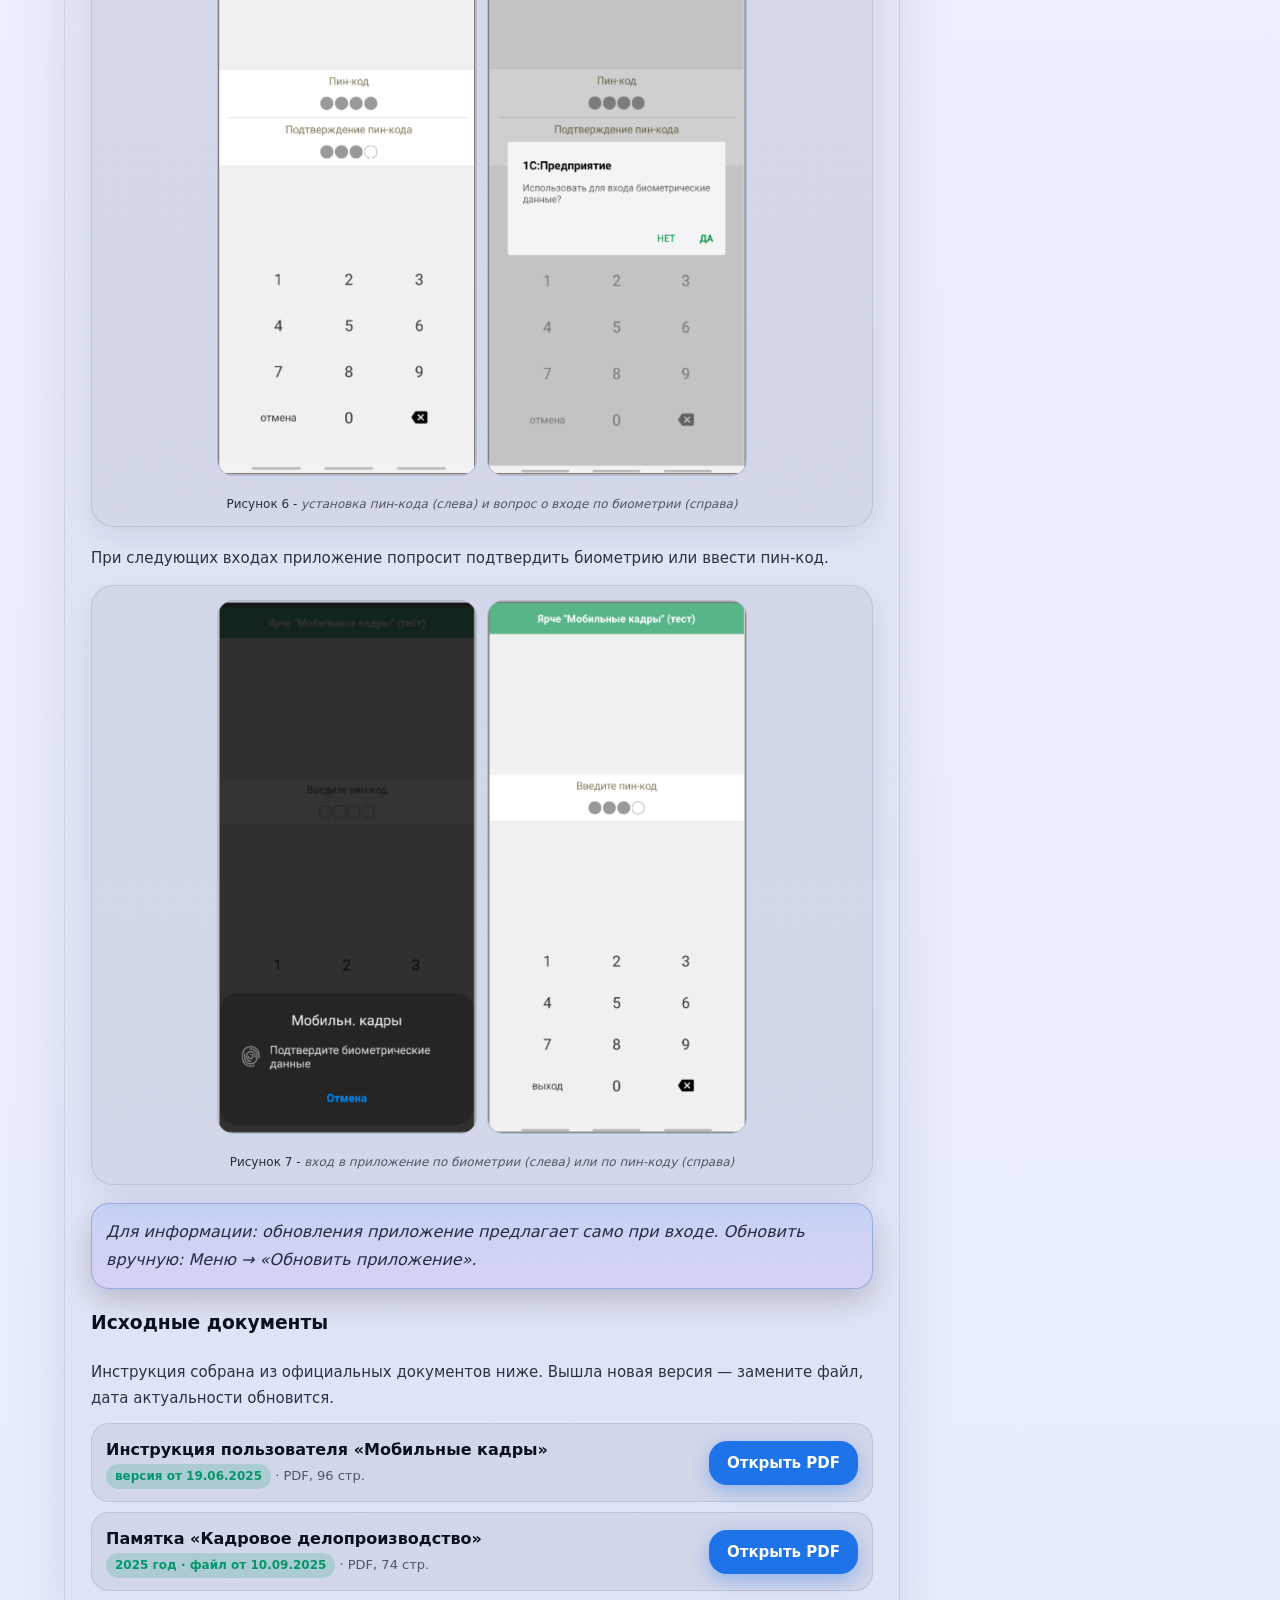
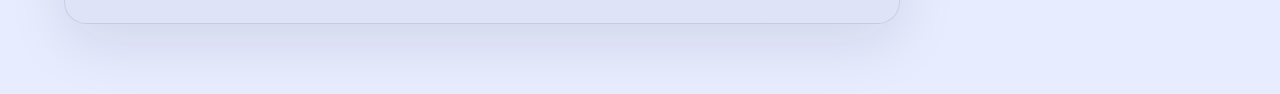
<file: miniapp/memo/pamyatka-otkrytiya/instr/mk/mk-ios.html>
<!doctype html><meta charset="utf-8"><meta name="viewport" content="width=device-width, initial-scale=1, viewport-fit=cover">
<title>Мобильные кадры — iOS</title>
<style>
    
    :root{
      /* Color tokens */
      --bg0:#050816;
      --bg1:#070b1f;
      --bg2:#0b1230;

      --card: rgba(255,255,255,.06);
      --card2: rgba(255,255,255,.08);
      --border: rgba(255,255,255,.10);

      --text:#eaf0ff;
      --muted: rgba(234,240,255,.70);

      --accent:#7dd3fc;
      --accent2:#a78bfa;
      --good:#34d399;
      --warn:#fbbf24;
      --bad:#fb7185;

      --shadow: 0 18px 60px rgba(0,0,0,.45);
      --shadow2: 0 10px 30px rgba(0,0,0,.30);

      --r-xl: 22px;
      --r-lg: 18px;
      --r-md: 14px;

      --max: 1180px;
      --content: 860px;
      --sidebar: 300px;

      --font: ui-sans-serif, system-ui, -apple-system, "Segoe UI", Roboto, "Helvetica Neue", Arial, "Noto Sans", "Liberation Sans", sans-serif;
      --mono: ui-monospace, SFMono-Regular, Menlo, Monaco, Consolas, "Liberation Mono", "Courier New", monospace;
    }

    @media (prefers-color-scheme: light){
      :root{
        --bg0:#f5f7ff;
        --bg1:#eef2ff;
        --bg2:#e8ecff;
        --card: rgba(17,24,39,.04);
        --card2: rgba(17,24,39,.06);
        --border: rgba(17,24,39,.10);
        --text:#0b1020;
        --muted: rgba(11,16,32,.65);
        --shadow: 0 18px 60px rgba(11,16,32,.10);
        --shadow2: 0 10px 30px rgba(11,16,32,.08);
        --accent:#2563eb;
        --accent2:#7c3aed;
        --good:#059669;
        --warn:#b45309;
        --bad:#be123c;
      }
    }

    *{ box-sizing:border-box; }
    html{ scroll-behavior:smooth; }
    body{
      margin:0;
      font-family: var(--font);
      color:var(--text);
      background:
        radial-gradient(1200px 800px at 10% 0%, color-mix(in oklab, var(--accent) 20%, transparent), transparent 60%),
        radial-gradient(900px 700px at 90% 10%, color-mix(in oklab, var(--accent2) 18%, transparent), transparent 60%),
        radial-gradient(900px 700px at 50% 110%, color-mix(in oklab, var(--accent) 12%, transparent), transparent 65%),
        linear-gradient(180deg, var(--bg0), var(--bg1) 40%, var(--bg2));
      min-height:100vh;
      line-height:1.75;
      -webkit-font-smoothing: antialiased;
      text-rendering: optimizeLegibility;
    }

    a{ color: color-mix(in oklab, var(--accent) 92%, white); text-decoration:none; }
    a:hover{ text-decoration:underline; }
    a:focus-visible{
      outline:2px solid color-mix(in oklab, var(--accent) 70%, transparent);
      outline-offset:3px;
      border-radius:10px;
    }

    /* Top progress bar */
    .progress{
      position:fixed;
      top:0; left:0;
      width:100%;
      height:4px;
      background: transparent;
      z-index:1000;
    }
    .progress > i{
      display:block;
      height:100%;
      width:0%;
      background: linear-gradient(90deg, var(--accent), var(--accent2));
      box-shadow: 0 0 18px color-mix(in oklab, var(--accent) 40%, transparent);
    }

    /* App shell */
    .shell{
      max-width: var(--max);
      margin: 0 auto;
      padding: 18px 14px 70px;
    }

    /* Glass header */
    .topbar{
      position:sticky;
      top: 10px;
      z-index: 20;
      display:flex;
      gap:12px;
      align-items:center;
      justify-content:space-between;
      padding: 12px 12px;
      border-radius: var(--r-xl);
      border:1px solid var(--border);
      background: linear-gradient(180deg, color-mix(in oklab, var(--card2) 100%, transparent), color-mix(in oklab, var(--card) 100%, transparent));
      backdrop-filter: blur(12px);
      box-shadow: var(--shadow2);
    }
    .brand{
      display:flex;
      gap:10px;
      align-items:center;
      min-width: 0;
    }
    .dot{
      width: 14px; height: 14px;
      border-radius: 999px;
      background: radial-gradient(circle at 30% 30%, var(--accent), var(--accent2));
      box-shadow: 0 0 0 6px color-mix(in oklab, var(--accent) 20%, transparent);
      flex: 0 0 auto;
    }
    .title{
      font-size: 14px;
      color: var(--muted);
      white-space: nowrap;
      overflow:hidden;
      text-overflow: ellipsis;
      letter-spacing: .2px;
    }
    .actions{
      display:flex;
      gap:10px;
      align-items:center;
    }
    .iconbtn{
      width: 42px;
      height: 42px;
      border-radius: 14px;
      border: 1px solid var(--border);
      background: color-mix(in oklab, var(--card2) 100%, transparent);
      color: var(--text);
      cursor: pointer;
      display:grid;
      place-items:center;
      box-shadow: 0 8px 22px rgba(0,0,0,.22);
      transition: transform .15s ease, background .15s ease, border-color .15s ease;
    }
    .iconbtn:hover{ transform: translateY(-1px); background: color-mix(in oklab, var(--card2) 120%, transparent); }
    .iconbtn:active{ transform: translateY(0px); }
    .iconbtn svg{ width: 18px; height:18px; opacity:.92; }

    /* Layout grid */
    .grid{
      display:grid;
      grid-template-columns: 1fr;
      gap: 16px;
      margin-top: 14px;
    }
    @media (min-width: 980px){
      .grid{ grid-template-columns: minmax(0, var(--content)) minmax(0, var(--sidebar)); align-items:start; }
    }

    /* Main card */
    .paper{
      border-radius: var(--r-xl);
      border:1px solid var(--border);
      background: linear-gradient(180deg, color-mix(in oklab, var(--card2) 95%, transparent), color-mix(in oklab, var(--card) 100%, transparent));
      box-shadow: var(--shadow);
      overflow:hidden;
    }
    .paper-inner{
      padding: 20px 16px 10px;
    }
    @media (min-width: 640px){
      .paper-inner{ padding: 28px 26px 14px; }
    }

    /* Headings */
    .Title{
      margin:0 0 10px;
      font-size: clamp(20px, 2.2vw, 28px);
      line-height:1.15;
      letter-spacing:.2px;
      font-weight: 820;
    }

    h4{
      margin: 20px 0 10px;
      font-size: 15px;
      font-weight: 820;
      color: color-mix(in oklab, var(--text) 92%, transparent);
      scroll-margin-top: 90px;
    }

    /* Existing text classes */
    .Content, .Content2{
      margin: 10px 0;
      font-size: 15px;
      color: color-mix(in oklab, var(--text) 92%, transparent);
    }
    .Content2{ color: color-mix(in oklab, var(--text) 84%, transparent); text-indent: 0; }
    .Content ul{
      margin: 10px 0 0;
      padding-left: 20px;
    }
    .Content li{ margin: 6px 0; }

    /* "ForInformation" as info callout */
    .ForInformation{
      margin: 14px 0;
      padding: 14px 14px;
      border-radius: var(--r-lg);
      border: 1px solid color-mix(in oklab, var(--accent) 22%, var(--border));
      background: linear-gradient(180deg,
        color-mix(in oklab, var(--accent) 14%, transparent),
        color-mix(in oklab, var(--accent2) 10%, transparent));
      color: color-mix(in oklab, var(--text) 86%, transparent);
      box-shadow: 0 12px 30px rgba(0,0,0,.18);
      font-style: italic;
    }

    /* Automatic warning callout: any .Content containing strong "Внимание!" */
    .Content:has(strong){
      /* keep normal unless the first strong is "Внимание!" */
    }
    .Content:has(strong:first-child){
      padding: 14px 14px;
      border-radius: var(--r-lg);
      border: 1px solid color-mix(in oklab, var(--bad) 26%, var(--border));
      border-left: 5px solid color-mix(in oklab, var(--bad) 55%, transparent);
      background: linear-gradient(180deg,
        color-mix(in oklab, var(--bad) 12%, transparent),
        color-mix(in oklab, var(--bad) 7%, transparent));
      box-shadow: 0 12px 30px rgba(0,0,0,.18);
    }
    .Content:has(strong:first-child) strong:first-child{
      color: color-mix(in oklab, var(--bad) 82%, white);
    }

    /* Figures */
    .article{ counter-reset: fig; }
    figure.figure{
      counter-increment: fig;
      margin: 14px 0 18px;
      padding: 14px;
      border-radius: var(--r-xl);
      border: 1px solid var(--border);
      background: color-mix(in oklab, var(--card2) 100%, transparent);
      box-shadow: var(--shadow2);
    }
    figure.figure img{
      width: 100%;
      height:auto;
      display:block;
      border-radius: 16px;
      border: 1px solid color-mix(in oklab, var(--border) 100%, transparent);
      background: color-mix(in oklab, var(--card) 100%, transparent);
      cursor: zoom-in;
    }
    figure.figure figcaption{
      margin-top: 10px;
      font-size: 12px;
      line-height:1.35;
      color: var(--muted);
      font-style: italic;
      text-align:center;
    }
    figure.figure figcaption::before{
      content: "Рисунок " counter(fig) " - ";
      color: color-mix(in oklab, var(--text) 86%, transparent);
      font-style: normal;
    }

    /* Figure2 style for multiple images in one figure */
    figure.figure2{
      counter-increment: fig;
      margin: 14px 0 18px;
      padding: 14px;
      border-radius: var(--r-xl);
      border: 1px solid var(--border);
      background: color-mix(in oklab, var(--card2) 100%, transparent);
      box-shadow: var(--shadow2);
      display: flex;
      flex-wrap: wrap;
      justify-content: center;
      gap: 10px;
    }
    figure.figure2 img{
      max-width: 100%;
      height: auto;
      display: inline-block;
      border-radius: 16px;
      border: 1px solid color-mix(in oklab, var(--border) 100%, transparent);
      background: color-mix(in oklab, var(--card) 100%, transparent);
      cursor: zoom-in;
    }
    figure.figure2 figcaption{
      width: 100%;
      margin-top: 10px;
      font-size: 12px;
      line-height:1.35;
      color: var(--muted);
      font-style: italic;
      text-align:center;
    }
    figure.figure2 figcaption::before{
      content: "Рисунок " counter(fig) " - ";
      color: color-mix(in oklab, var(--text) 86%, transparent);
      font-style: normal;
    }

    /* Sidebar TOC */
    .side{
      position: relative;
    }
    .panel{
      border-radius: var(--r-xl);
      border: 1px solid var(--border);
      background: color-mix(in oklab, var(--card2) 100%, transparent);
      box-shadow: var(--shadow2);
      overflow:hidden;
    }
    .panel .head{
      padding: 14px 14px 12px;
      border-bottom: 1px solid var(--border);
      display:flex;
      gap:10px;
      align-items:center;
      justify-content:space-between;
    }
    .panel .head .h{
      font-size: 13px;
      letter-spacing: .25px;
      color: var(--muted);
      font-weight: 750;
    }
    .panel .body{
      padding: 10px 10px 12px;
      max-height: calc(100vh - 160px);
      overflow:auto;
      scrollbar-width: thin;
      scrollbar-color: color-mix(in oklab, var(--accent) 45%, transparent) transparent;
    }
    .panel .body::-webkit-scrollbar{ width: 10px; }
    .panel .body::-webkit-scrollbar-thumb{
      background: color-mix(in oklab, var(--accent) 30%, transparent);
      border-radius: 999px;
      border: 3px solid transparent;
      background-clip: content-box;
    }

    .toclist{ list-style:none; margin:0; padding:0; }
    .toclist a{
      display:block;
      padding: 9px 10px;
      border-radius: 12px;
      color: color-mix(in oklab, var(--text) 86%, transparent);
      border: 1px solid transparent;
      text-decoration:none;
      transition: background .15s ease, border-color .15s ease, transform .15s ease;
    }
    .toclist a:hover{
      background: color-mix(in oklab, var(--card2) 110%, transparent);
      border-color: color-mix(in oklab, var(--border) 120%, transparent);
      transform: translateY(-1px);
    }
    .toclist a[data-level="4"]{
      padding-left: 22px;
      color: color-mix(in oklab, var(--text) 72%, transparent);
      font-size: 13px;
    }
    .toclist a.is-active{
      background: linear-gradient(180deg,
        color-mix(in oklab, var(--accent) 18%, transparent),
        color-mix(in oklab, var(--accent2) 12%, transparent));
      border-color: color-mix(in oklab, var(--accent) 22%, var(--border));
      color: var(--text);
    }

    /* Mobile TOC (accordion) */
    .mobiletoc{
      display:block;
      margin-top: 14px;
    }
    @media (min-width: 980px){
      .mobiletoc{ display:none; }
    }
    .mobiletoc details{
      border-radius: var(--r-xl);
      border: 1px solid var(--border);
      background: color-mix(in oklab, var(--card2) 100%, transparent);
      box-shadow: var(--shadow2);
      overflow:hidden;
    }
    .mobiletoc summary{
      list-style:none;
      cursor:pointer;
      padding: 14px 14px;
      color: var(--muted);
      font-weight: 750;
      display:flex;
      align-items:center;
      justify-content:space-between;
    }
    .mobiletoc summary::-webkit-details-marker{ display:none; }
    .mobiletoc summary .chev{ opacity:.8; transition: transform .15s ease; }
    .mobiletoc details[open] summary .chev{ transform: rotate(180deg); }
    .mobiletoc .body{ padding: 8px 10px 12px; }

    /* Hide old TOC block from the original HTML */
    nav.toc-old{ display:none !important; }

    /* Floating "to top" */
    .totop{
      position: fixed;
      right: 14px;
      bottom: 80px;
      z-index: 30;
      width: 44px;
      height: 44px;
      border-radius: 16px;
      border: 1px solid var(--border);
      background: color-mix(in oklab, var(--card2) 100%, transparent);
      box-shadow: var(--shadow2);
      display:grid;
      place-items:center;
      cursor:pointer;
      opacity: 0;
      transform: translateY(10px);
      transition: opacity .18s ease, transform .18s ease;
    }
    .totop.show{
      opacity: 1;
      transform: translateY(0);
    }
    .totop svg{ width: 18px; height: 18px; opacity:.92; }

    /* Lightbox */
    .lb{
      position:fixed;
      inset:0;
      background: rgba(0,0,0,.72);
      display:none;
      place-items:center;
      padding: 18px;
      z-index: 2000;
    }
    .lb.show{ display:grid; }
    .lb .wrap{
      max-width: min(1100px, 96vw);
      max-height: 90vh;
      display:grid;
      gap: 10px;
      align-items:center;
      justify-items:center;
    }
    .lb img{
      max-width: 100%;
      max-height: 84vh;
      border-radius: 18px;
      border: 1px solid rgba(255,255,255,.18);
      box-shadow: 0 30px 80px rgba(0,0,0,.55);
      background: rgba(255,255,255,.03);
      cursor: zoom-out;
    }
    .lb .cap{
      color: rgba(255,255,255,.78);
      font-size: 12px;
      text-align:center;
    }

    /* Reduce motion */
    @media (prefers-reduced-motion: reduce){
      html{ scroll-behavior:auto; }
      .iconbtn, .toclist a, .totop, .mobiletoc summary .chev { transition:none !important; }
    }
    .download-btn{
      display:block;
      width:fit-content;
      margin:0px auto 20px;
      background:#1e73e8;
      color:#fff !important;
      padding:14px 36px;
      border-radius:18px;
      font-size:18px;
      font-weight:600;
      text-decoration:none !important;
      box-shadow:0 6px 18px rgba(30,115,232,.35);
      transition:transform .15s ease, box-shadow .15s ease;
      text-align:center;
    }

    .download-btn:hover{
      transform:translateY(-2px);
      box-shadow:0 10px 22px rgba(30,115,232,.45);
    }

    @media (max-width: 979px){
      /* скрываем нижнее (sidebar) оглавление, оставляем верхнее mobiletoc */
      .side{ display:none; }
    }
  
    .download-btn.ghost{background:transparent;color:var(--accent)!important;border:1.5px solid var(--accent);box-shadow:none}
    .btnrow{display:flex;flex-wrap:wrap;gap:10px;justify-content:center;margin:6px 0 18px}
    .btnrow .download-btn{margin:0}
    .switch{display:flex;justify-content:center;margin:0 0 6px}
    .switch a{font-size:14px;padding:8px 14px;border-radius:999px;border:1px solid var(--border);background:var(--card2)}
    figure.figure2 img{width:calc(50% - 6px);max-width:260px}
    figure.figure2.three img{width:calc(33.3% - 8px);max-width:220px}
    figure.figure img.narrow{width:60%;max-width:300px;margin:0 auto}
    .Content img.inl{vertical-align:middle;border-radius:8px}

    .srcdocs{display:grid;gap:10px;margin:12px 0 18px}
    .srcdoc{display:flex;flex-wrap:wrap;align-items:center;justify-content:space-between;gap:10px;padding:12px 14px;border-radius:var(--r-lg);border:1px solid var(--border);background:color-mix(in oklab,var(--card2) 100%,transparent)}
    .srcdoc .nm{font-weight:700;min-width:0}
    .srcdoc .meta{font-size:13px;color:var(--muted)}
    .srcdoc .ver{display:inline-block;font-size:12px;font-weight:800;padding:2px 9px;border-radius:999px;background:color-mix(in oklab,var(--good) 18%,transparent);color:var(--good)}
    .srcdoc a.download-btn{margin:0;font-size:15px;padding:9px 18px}
    @media print{.srcblock{display:none!important}}
</style><style id="mode-overrides"></style>

  <div class="progress" aria-hidden="true"><i id="progressbar"></i></div>
  <div class="shell article" id="top">
    <div class="topbar">
      <div class="brand"><div class="dot" aria-hidden="true"></div><div class="title">Мобильные кадры · iOS</div></div>
      <div class="actions">
        <button class="iconbtn" type="button" id="toggleTheme" aria-label="Переключить тему"><svg viewBox="0 0 24 24" fill="none" aria-hidden="true"><path d="M12 18a6 6 0 1 0 0-12 6 6 0 0 0 0 12Z" stroke="currentColor" stroke-width="2"></path><path d="M12 2v2M12 20v2M4 12H2M22 12h-2M5 5l1.5 1.5M17.5 17.5 19 19M19 5l-1.5 1.5M5 19l1.5-1.5" stroke="currentColor" stroke-width="2" stroke-linecap="round"></path></svg></button>
        <a class="iconbtn" href="mk-ustanovka-iphone.pdf" target="_blank" aria-label="Скачать PDF" title="Скачать PDF" style="color:inherit;text-decoration:none"><svg viewBox="0 0 24 24" fill="none" aria-hidden="true"><path d="M12 4v11" stroke="currentColor" stroke-width="2" stroke-linecap="round"></path><path d="M7 10l5 5 5-5" stroke="currentColor" stroke-width="2" stroke-linecap="round" stroke-linejoin="round"></path><path d="M5 19h14" stroke="currentColor" stroke-width="2" stroke-linecap="round"></path></svg></a>
        <button class="iconbtn" type="button" id="copyLink" aria-label="Поделиться страницей"><svg viewBox="0 0 24 24" fill="none" aria-hidden="true"><path d="M10 13a5 5 0 0 1 0-7l1-1a5 5 0 0 1 7 7l-1 1" stroke="currentColor" stroke-width="2" stroke-linecap="round"></path><path d="M14 11a5 5 0 0 1 0 7l-1 1a5 5 0 0 1-7-7l1-1" stroke="currentColor" stroke-width="2" stroke-linecap="round"></path></svg></button>
      </div>
    </div>
    <div class="mobiletoc" id="mobileToc"></div>
    <div class="grid">
      <main class="paper"><div class="paper-inner">

          <div class="switch"><a href="mk-android.html">У меня Android →</a></div>
          <h3 id="t1">Первичная установка мобильного приложения</h3>
          <div class="Content2">На iPhone «Мобильные кадры» ставятся через приложение Apple <b>TestFlight</b> — сначала TestFlight, потом сами «Мобильные кадры».</div>
          <div class="Content">1. Установите TestFlight из App Store — нажмите «Загрузить».</div>
          <div class="btnrow"><a class="download-btn" target="_blank" href="https://apps.apple.com/ru/app/testflight/id899247664">TestFlight в App Store</a></div>
          <figure class="figure"><img src="images/ios_tf1.jpg" class="frame narrow" alt=""><figcaption>TestFlight в App Store</figcaption></figure>
          <div class="Content">2. Вернитесь на эту страницу и нажмите кнопку ниже — откроется приглашение в «Мобильные кадры». Нажмите «Продолжить», затем «Принять» и «Установить».</div>
          <div class="btnrow"><a class="download-btn" target="_blank" href="https://testflight.apple.com/join/eWSqUyZn">Установить «Мобильные кадры»</a></div>
          <figure class="figure2 three"><img src="images/ios_tf2.jpg" class="frame" alt=""><img src="images/ios_tf2_1.jpg" class="frame" alt=""><img src="images/ios_tf2_2.jpg" class="frame" alt=""><figcaption>«Продолжить» → «Принять» → «Установить»</figcaption></figure>
          <div class="ForInformation">Для информации: если ссылка открылась в Safari, нажмите на странице «View in TestFlight» / «Открыть в TestFlight».</div>
          <div class="Content">3. Откройте приложение. При первом запуске нажмите «Далее» и «Начать тестирование».</div>
          <figure class="figure2"><img src="images/ios_dev1.png" class="frame" alt=""><img src="images/ios_dev2.png" class="frame" alt=""><figcaption>«Далее» → «Начать тестирование»</figcaption></figure>
          <div class="Content">4. Теперь приложение «Мобильные кадры» есть у вас на рабочем столе.</div>
          <figure class="figure"><img src="images/ios_icon.jpg" class="frame narrow" alt=""><figcaption>приложение на рабочем столе</figcaption></figure>

          <h3 id="t2">Вход в приложение</h3>
          <div class="Content2">При первом запуске приложение попросит подключить его к системе. Для этого нужен <b>код подключения</b> (или QR-код) — он формируется на кассе магазина.</div>

          <h4 id="t3">1. Код подключения</h4>
          <div class="Content">1. Откройте приложение «Мобильные кадры».</div>
          <div class="Content">2. Нажмите «Сканировать» и наведите камеру на QR-код — <b>или</b> нажмите «Ввести код подключения», введите код и нажмите «Записать».</div>
          <div class="Content"><strong>Нет кода на кассе?</strong> Позвоните в техподдержку и попросите прислать код подключения на почту магазина или на почту руководителя команды открытия.</div>
          <div class="btnrow"><a class="download-btn" href="tel:88002503940">Позвонить в техподдержку</a></div>
          <div class="Content2" style="text-align:center">8-800-250-39-40</div>

          <h4 id="t4">2. Номер телефона и СМС</h4>
          <div class="Content">3. Введите свой номер мобильного телефона и нажмите «Далее».</div>
          <div class="Content">4. Прочитайте условия, включите переключатель «Подтверждаю» и нажмите «Продолжить».</div>
          <div class="Content">5. Введите код из СМС.</div>
          <figure class="figure2"><img src="images/login1.jpg" class="frame" alt=""><img src="images/login2.jpg" class="frame" alt=""><img src="images/login3.jpg" class="frame" alt=""><img src="images/login4.png" class="frame" alt=""><figcaption>регистрация: код подключения, номер телефона, «Подтверждаю», код из СМС</figcaption></figure>

          <h4 id="t5">3. Пин-код и вход по биометрии</h4>
          <div class="Content">6. Придумайте пин-код из 4 цифр и введите его ещё раз для подтверждения. Запомните его — он нужен при каждом входе.</div>
          <div class="Content">7. Если на телефоне включён вход по отпечатку пальца или Face ID, приложение спросит, использовать ли его. «Да» — входить по биометрии, «Нет» — только по пин-коду.</div>
          <figure class="figure2"><img src="images/pin1.png" class="frame" alt=""><img src="images/pin2.png" class="frame" alt=""><figcaption>установка пин-кода (слева) и вопрос о входе по биометрии (справа)</figcaption></figure>
          <div class="Content2">При следующих входах приложение попросит подтвердить биометрию или ввести пин-код.</div>
          <figure class="figure2"><img src="images/bio1.png" class="frame" alt=""><img src="images/bio2.png" class="frame" alt=""><figcaption>вход в приложение по биометрии (слева) или по пин-коду (справа)</figcaption></figure>
          <div class="ForInformation">Для информации: обновления приложение предлагает само при входе. Обновить вручную: Меню → «Обновить приложение».</div>

          <div class="srcblock">
          <h3 id="src">Исходные документы</h3>
          <div class="Content2">Инструкция собрана из официальных документов ниже. Вышла новая версия — замените файл, дата актуальности обновится.</div>
          <div class="srcdocs">
            <div class="srcdoc"><div><div class="nm">Инструкция пользователя «Мобильные кадры»</div><div class="meta"><span class="ver">версия от 19.06.2025</span> · PDF, 96 стр.</div></div><a class="download-btn" target="_blank" href="../../../pamyatka-originaly-1/mobilnye-kadry-instrukciya-19.06.2025.pdf">Открыть PDF</a></div>
            <div class="srcdoc"><div><div class="nm">Памятка «Кадровое делопроизводство»</div><div class="meta"><span class="ver">2025 год · файл от 10.09.2025</span> · PDF, 74 стр.</div></div><a class="download-btn" target="_blank" href="../../../pamyatka-originaly-2/kadrovoe-deloproizvodstvo-2025.pdf">Открыть PDF</a></div>
          </div>
          </div>

      </div></main>
      <aside class="side" aria-label="Навигация">
        <div class="panel" id="desktopToc">
          <div class="head"><div class="h">Оглавление</div>
            <button class="iconbtn" type="button" id="collapseToc" aria-label="Свернуть/развернуть оглавление" style="width:40px;height:40px;border-radius:14px;"><svg viewBox="0 0 24 24" fill="none" aria-hidden="true"><path d="M6 9l6 6 6-6" stroke="currentColor" stroke-width="2" stroke-linecap="round" stroke-linejoin="round"></path></svg></button>
          </div>
          <div class="body" id="tocBody"><ul class="toclist" id="tocList"></ul></div>
        </div>
      </aside>
    </div>
  </div>
  <button class="totop" id="toTop" type="button" aria-label="Наверх"><svg viewBox="0 0 24 24" fill="none" aria-hidden="true"><path d="M12 19V5" stroke="currentColor" stroke-width="2" stroke-linecap="round"></path><path d="M6 11l6-6 6 6" stroke="currentColor" stroke-width="2" stroke-linecap="round" stroke-linejoin="round"></path></svg></button>
  <div class="lb" id="lightbox" aria-hidden="true"><div class="wrap"><img id="lbImg" alt=""><div class="cap" id="lbCap"></div></div></div>
  <script>
    function LSg(k){try{return localStorage.getItem(k)}catch(e){return null}}
    function LSs(k,v){try{localStorage.setItem(k,v)}catch(e){}}

    (function(){
      const root = document.documentElement;
      const storageKey = "ya_mk_theme";
      const btnTheme = document.getElementById("toggleTheme");
      const btnCopy = document.getElementById("copyLink");
      const progress = document.getElementById("progressbar");
      const toTop = document.getElementById("toTop");
      const tocList = document.getElementById("tocList");
      const tocBody = document.getElementById("tocBody");
      const collapseBtn = document.getElementById("collapseToc");
      const mobileTocHost = document.getElementById("mobileToc");

      // Optional theme override using simple invert of prefers. We'll simulate by toggling a class and adjusting tokens.
      const setMode = (mode) => {
        // mode: "light" | "dark" | "auto"
        root.setAttribute("data-mode", mode);
        LSs(storageKey, mode);
        // Apply token overrides:
        const styleId = "mode-overrides";
        let st = document.getElementById(styleId);
        if(!st){ st = document.createElement("style"); st.id = styleId; document.head.appendChild(st); }
        if(mode === "auto"){ st.textContent = ""; return; }
        if(mode === "dark"){
          st.textContent = `
            :root{
              --bg0:#050816; --bg1:#070b1f; --bg2:#0b1230;
              --card: rgba(255,255,255,.06);
              --card2: rgba(255,255,255,.08);
              --border: rgba(255,255,255,.10);
              --text:#eaf0ff;
              --muted: rgba(234,240,255,.70);
              --shadow: 0 18px 60px rgba(0,0,0,.45);
              --shadow2: 0 10px 30px rgba(0,0,0,.30);
              --accent:#7dd3fc; --accent2:#a78bfa;
              --good:#34d399; --warn:#fbbf24; --bad:#fb7185;
            }`;
        }else{
          st.textContent = `
            :root{
              --bg0:#f5f7ff; --bg1:#eef2ff; --bg2:#e8ecff;
              --card: rgba(17,24,39,.04);
              --card2: rgba(17,24,39,.06);
              --border: rgba(17,24,39,.10);
              --text:#0b1020;
              --muted: rgba(11,16,32,.65);
              --shadow: 0 18px 60px rgba(11,16,32,.10);
              --shadow2: 0 10px 30px rgba(11,16,32,.08);
              --accent:#2563eb; --accent2:#7c3aed;
              --good:#059669; --warn:#b45309; --bad:#be123c;
            }`;
        }
      };

      // Load saved mode
      const saved = LSg(storageKey) || "auto";
      setMode(saved);

      btnTheme.addEventListener("click", () => {
        const cur = LSg(storageKey) || "auto";
        const next = cur === "auto" ? "dark" : (cur === "dark" ? "light" : "auto");
        setMode(next);
      });

      btnCopy.addEventListener("click", async () => {
        // «Поделиться»: в приложении Telegram — окно «Переслать» Telegram; в браузере — системное меню; иначе — копия ссылки
        const url = location.href.split("#")[0], title = document.title;
        const flash = (t) => { let el = document.getElementById("shareToast"); if (!el) { el = document.createElement("div"); el.id = "shareToast";
          el.style.cssText = "position:fixed;left:50%;bottom:24px;transform:translateX(-50%);background:#16181d;color:#fff;padding:10px 16px;border-radius:12px;font:600 14px system-ui;z-index:99"; document.body.appendChild(el); }
          el.textContent = t; el.hidden = false; clearTimeout(el.t); el.t = setTimeout(() => (el.hidden = true), 2200); };
        let tg = null; try { tg = (window.parent && window.parent.Telegram && window.parent.Telegram.WebApp) || (window.Telegram && window.Telegram.WebApp); } catch (e) {}
        if (tg && tg.initData) { tg.openTelegramLink("https://t.me/share/url?url=" + encodeURIComponent(url) + "&text=" + encodeURIComponent(title)); return; }
        if (navigator.share) { try { await navigator.share({ title, url }); return; } catch (e) { if (e && e.name === "AbortError") return; } }
        try { await navigator.clipboard.writeText(url); flash("Ссылка скопирована"); } catch (e) { flash(url); }
      });

      // Build TOC from headings (h3/h4) – no new visible text beyond "Оглавление"
      const headings = [...document.querySelectorAll("main.paper h3[id], main.paper h4[id]")];
      const makeLink = (h) => {
        const a = document.createElement("a");
        a.href = "#" + h.id;
        a.textContent = h.textContent.trim();
        a.dataset.level = h.tagName === "H4" ? "4" : "3";
        return a;
      };

      const ul = tocList;
      headings.forEach(h => {
        const li = document.createElement("li");
        li.appendChild(makeLink(h));
        ul.appendChild(li);
      });

      // Mobile TOC
      const details = document.createElement("details");
      const summary = document.createElement("summary");
      summary.innerHTML = `<span>Оглавление</span><span class="chev" aria-hidden="true">
        <svg viewBox="0 0 24 24" width="18" height="18" fill="none"><path d="M6 9l6 6 6-6" stroke="currentColor" stroke-width="2" stroke-linecap="round" stroke-linejoin="round"/></svg>
      </span>`;
      const body = document.createElement("div");
      body.className = "body";
      const ul2 = document.createElement("ul");
      ul2.className = "toclist";
      headings.forEach(h => {
        const li = document.createElement("li");
        const a = makeLink(h);
        a.dataset.level = h.tagName === "H4" ? "4" : "3";
        li.appendChild(a);
        ul2.appendChild(li);
      });
      body.appendChild(ul2);
      details.appendChild(summary);
      details.appendChild(body);
      mobileTocHost.innerHTML = '';
      mobileTocHost.appendChild(details);

      // Active heading highlighting
      const observer = new IntersectionObserver((entries)=>{
        entries.forEach(e=>{
          const id = e.target.id;
          // For mobile: multiple links with same href; highlight all
          document.querySelectorAll(`a[href="#${CSS.escape(id)}"]`).forEach(a => {
            if(e.isIntersecting) a.classList.add("is-active");
            else a.classList.remove("is-active");
          });
        });
      }, { rootMargin: "-40% 0px -55% 0px", threshold: 0.01 });

      headings.forEach(h => observer.observe(h));

      // Collapse TOC body
      let collapsed = false;
      collapseBtn.addEventListener("click", ()=>{
        collapsed = !collapsed;
        tocBody.style.display = collapsed ? "none" : "block";
      });

      // Reading progress + toTop
      const onScroll = ()=>{
        const doc = document.documentElement;
        const max = doc.scrollHeight - doc.clientHeight;
        const p = max > 0 ? (doc.scrollTop / max) * 100 : 0;
        progress.style.width = p.toFixed(2) + "%";
        if(doc.scrollTop > 600) toTop.classList.add("show");
        else toTop.classList.remove("show");
      };
      window.addEventListener("scroll", onScroll, {passive:true});
      onScroll();

      toTop.addEventListener("click", ()=> window.scrollTo({top:0, behavior:"smooth"}));

      // Image lightbox (no text changes)
      const lb = document.getElementById("lightbox");
      const lbImg = document.getElementById("lbImg");
      const lbCap = document.getElementById("lbCap");
      document.querySelectorAll("figure.figure img, figure.figure2 img").forEach(img=>{
        img.addEventListener("click", ()=>{
          lbImg.src = img.currentSrc || img.src;
          const cap = img.closest("figure")?.querySelector("figcaption")?.textContent?.trim() || "";
          lbCap.textContent = cap;
          lb.classList.add("show");
          lb.setAttribute("aria-hidden", "false");
        });
      });
      const closeLb = ()=>{
        lb.classList.remove("show");
        lb.setAttribute("aria-hidden", "true");
        lbImg.removeAttribute("src");
      };
      lb.addEventListener("click", closeLb);
      window.addEventListener("keydown", (e)=>{ if(e.key==="Escape") closeLb(); });
    })();
  </script>
</file>
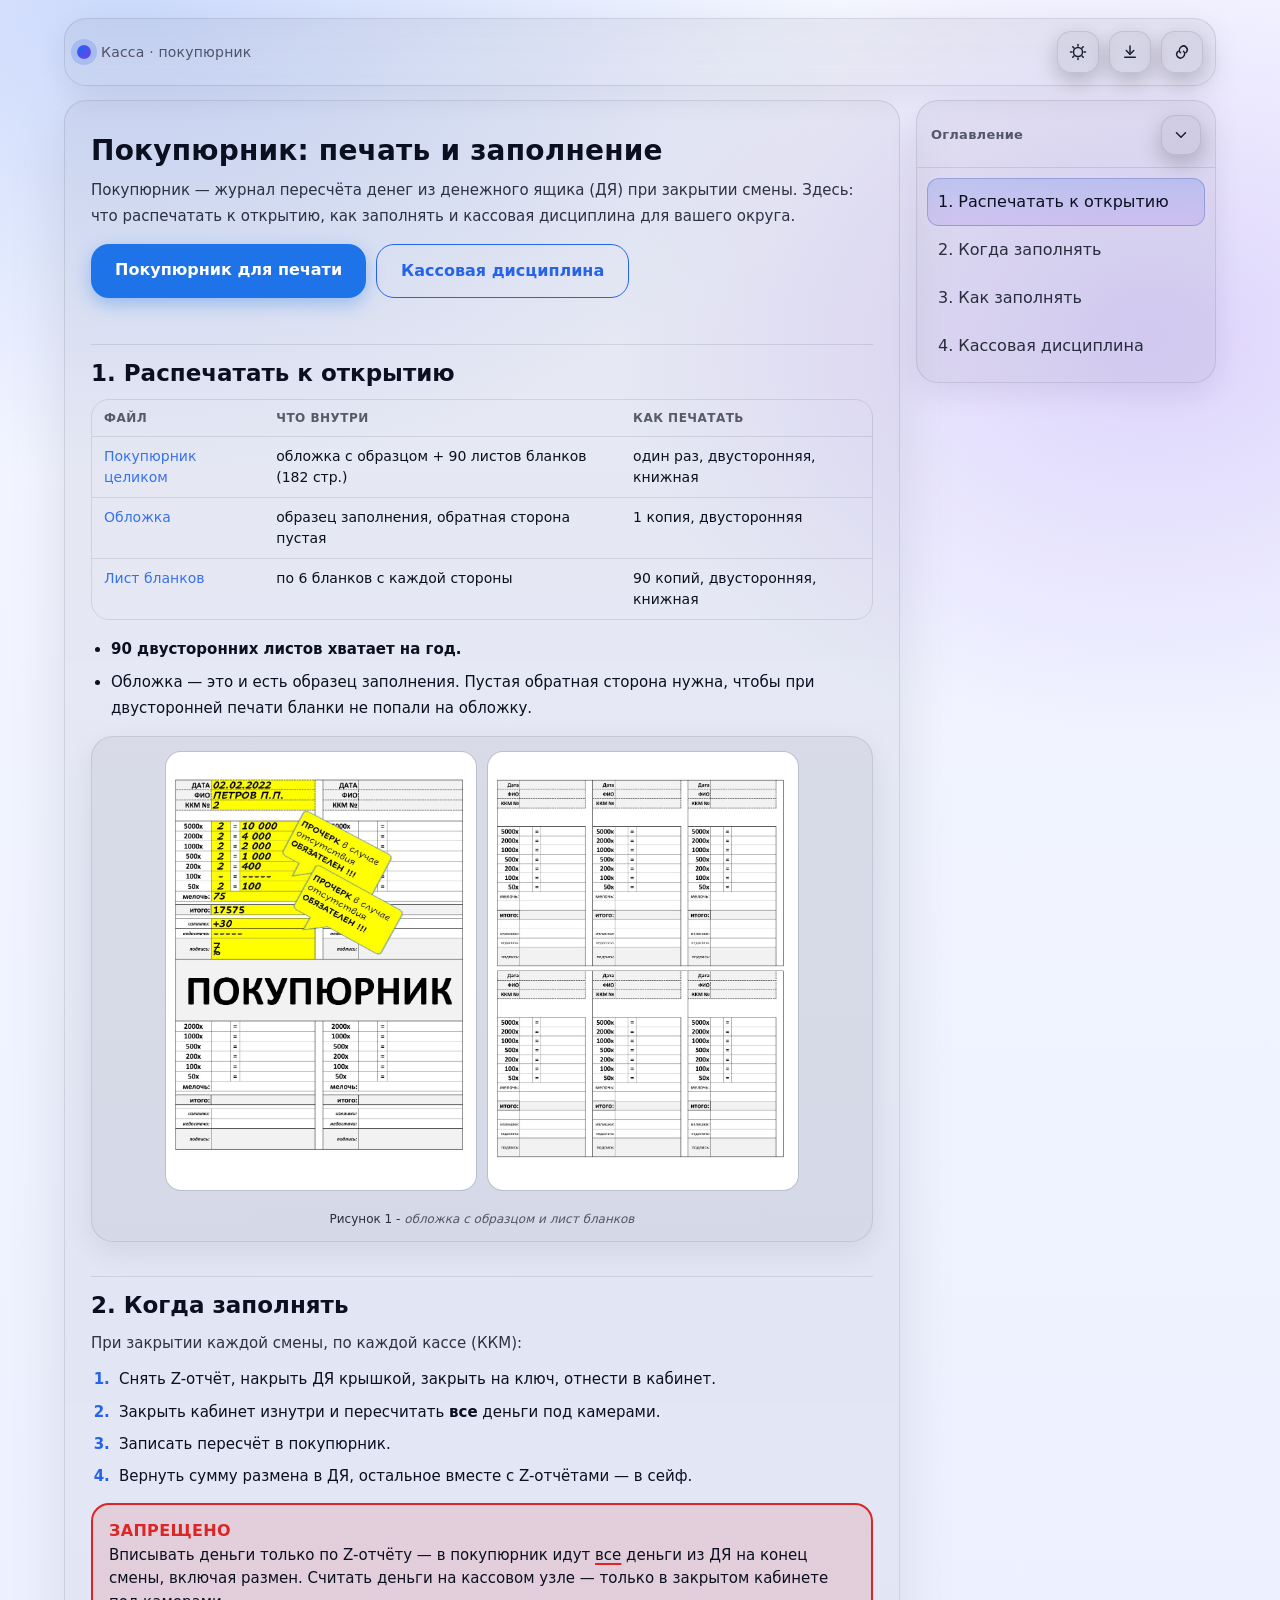
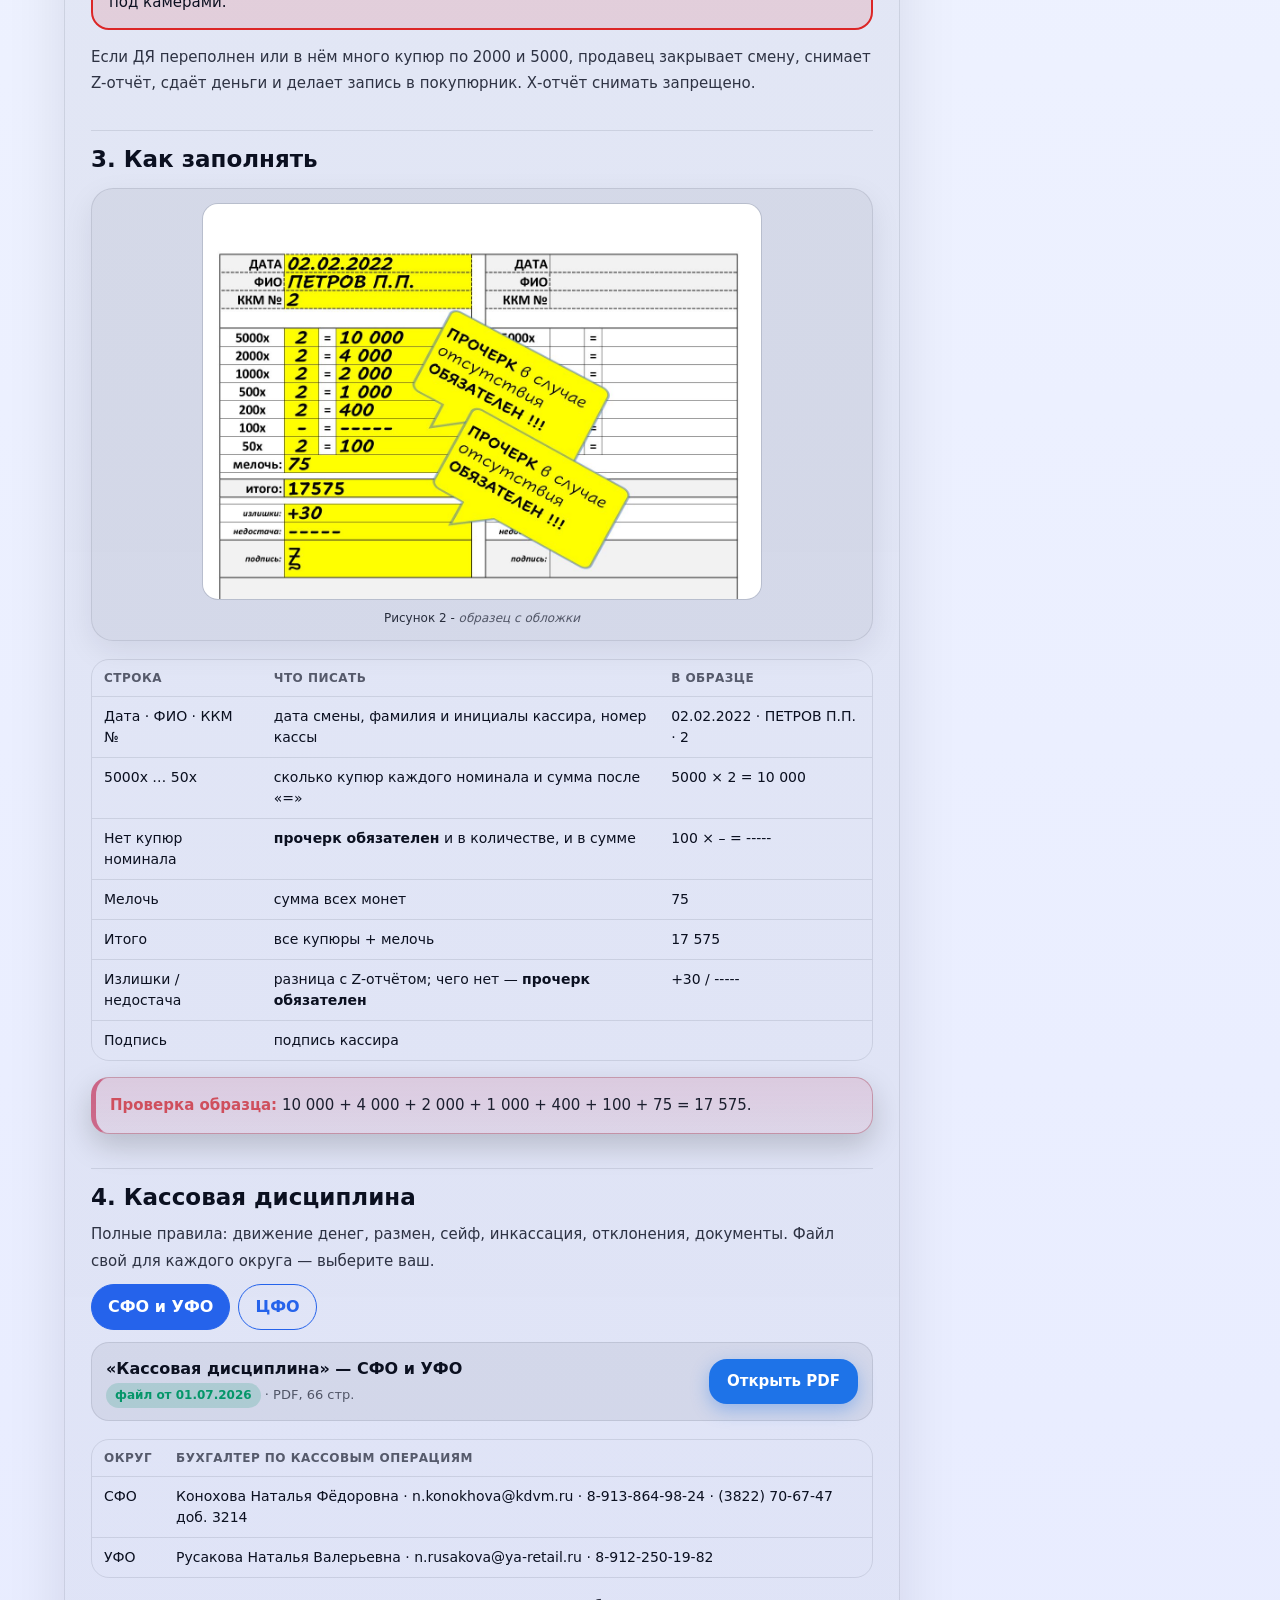
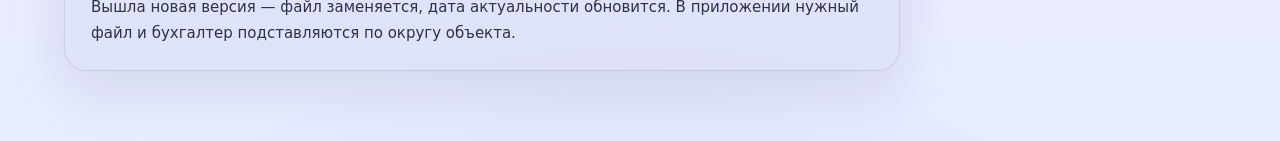
<file: miniapp/memo/pamyatka-otkrytiya/instr/pokup/pokupyurnik.html>
<!DOCTYPE html><html lang="ru" data-mode="auto"><head><meta charset="UTF-8"><meta name="viewport" content="width=device-width, initial-scale=1, viewport-fit=cover">
<title>Покупюрник</title>
<meta name="claude:viewport-fit-sides" content="cover">
<style>
    
    :root{
      /* Color tokens */
      --bg0:#050816;
      --bg1:#070b1f;
      --bg2:#0b1230;

      --card: rgba(255,255,255,.06);
      --card2: rgba(255,255,255,.08);
      --border: rgba(255,255,255,.10);

      --text:#eaf0ff;
      --muted: rgba(234,240,255,.70);

      --accent:#7dd3fc;
      --accent2:#a78bfa;
      --good:#34d399;
      --warn:#fbbf24;
      --bad:#fb7185;

      --shadow: 0 18px 60px rgba(0,0,0,.45);
      --shadow2: 0 10px 30px rgba(0,0,0,.30);

      --r-xl: 22px;
      --r-lg: 18px;
      --r-md: 14px;

      --max: 1180px;
      --content: 860px;
      --sidebar: 300px;

      --font: ui-sans-serif, system-ui, -apple-system, "Segoe UI", Roboto, "Helvetica Neue", Arial, "Noto Sans", "Liberation Sans", sans-serif;
      --mono: ui-monospace, SFMono-Regular, Menlo, Monaco, Consolas, "Liberation Mono", "Courier New", monospace;
    }

    @media (prefers-color-scheme: light){
      :root{
        --bg0:#f5f7ff;
        --bg1:#eef2ff;
        --bg2:#e8ecff;
        --card: rgba(17,24,39,.04);
        --card2: rgba(17,24,39,.06);
        --border: rgba(17,24,39,.10);
        --text:#0b1020;
        --muted: rgba(11,16,32,.65);
        --shadow: 0 18px 60px rgba(11,16,32,.10);
        --shadow2: 0 10px 30px rgba(11,16,32,.08);
        --accent:#2563eb;
        --accent2:#7c3aed;
        --good:#059669;
        --warn:#b45309;
        --bad:#be123c;
      }
    }

    *{ box-sizing:border-box; }
    html{ scroll-behavior:smooth; }
    body{
      margin:0;
      font-family: var(--font);
      color:var(--text);
      background:
        radial-gradient(1200px 800px at 10% 0%, color-mix(in oklab, var(--accent) 20%, transparent), transparent 60%),
        radial-gradient(900px 700px at 90% 10%, color-mix(in oklab, var(--accent2) 18%, transparent), transparent 60%),
        radial-gradient(900px 700px at 50% 110%, color-mix(in oklab, var(--accent) 12%, transparent), transparent 65%),
        linear-gradient(180deg, var(--bg0), var(--bg1) 40%, var(--bg2));
      min-height:100vh;
      line-height:1.75;
      -webkit-font-smoothing: antialiased;
      text-rendering: optimizeLegibility;
    }

    a{ color: color-mix(in oklab, var(--accent) 92%, white); text-decoration:none; }
    a:hover{ text-decoration:underline; }
    a:focus-visible{
      outline:2px solid color-mix(in oklab, var(--accent) 70%, transparent);
      outline-offset:3px;
      border-radius:10px;
    }

    /* Top progress bar */
    .progress{
      position:fixed;
      top:0; left:0;
      width:100%;
      height:4px;
      background: transparent;
      z-index:1000;
    }
    .progress > i{
      display:block;
      height:100%;
      width:0%;
      background: linear-gradient(90deg, var(--accent), var(--accent2));
      box-shadow: 0 0 18px color-mix(in oklab, var(--accent) 40%, transparent);
    }

    /* App shell */
    .shell{
      max-width: var(--max);
      margin: 0 auto;
      padding: 18px 14px 70px;
    }

    /* Glass header */
    .topbar{
      position:sticky;
      top: 10px;
      z-index: 20;
      display:flex;
      gap:12px;
      align-items:center;
      justify-content:space-between;
      padding: 12px 12px;
      border-radius: var(--r-xl);
      border:1px solid var(--border);
      background: linear-gradient(180deg, color-mix(in oklab, var(--card2) 100%, transparent), color-mix(in oklab, var(--card) 100%, transparent));
      backdrop-filter: blur(12px);
      box-shadow: var(--shadow2);
    }
    .brand{
      display:flex;
      gap:10px;
      align-items:center;
      min-width: 0;
    }
    .dot{
      width: 14px; height: 14px;
      border-radius: 999px;
      background: radial-gradient(circle at 30% 30%, var(--accent), var(--accent2));
      box-shadow: 0 0 0 6px color-mix(in oklab, var(--accent) 20%, transparent);
      flex: 0 0 auto;
    }
    .title{
      font-size: 14px;
      color: var(--muted);
      white-space: nowrap;
      overflow:hidden;
      text-overflow: ellipsis;
      letter-spacing: .2px;
    }
    .actions{
      display:flex;
      gap:10px;
      align-items:center;
    }
    .iconbtn{
      width: 42px;
      height: 42px;
      border-radius: 14px;
      border: 1px solid var(--border);
      background: color-mix(in oklab, var(--card2) 100%, transparent);
      color: var(--text);
      cursor: pointer;
      display:grid;
      place-items:center;
      box-shadow: 0 8px 22px rgba(0,0,0,.22);
      transition: transform .15s ease, background .15s ease, border-color .15s ease;
    }
    .iconbtn:hover{ transform: translateY(-1px); background: color-mix(in oklab, var(--card2) 120%, transparent); }
    .iconbtn:active{ transform: translateY(0px); }
    .iconbtn svg{ width: 18px; height:18px; opacity:.92; }

    /* Layout grid */
    .grid{
      display:grid;
      grid-template-columns: 1fr;
      gap: 16px;
      margin-top: 14px;
    }
    @media (min-width: 980px){
      .grid{ grid-template-columns: minmax(0, var(--content)) minmax(0, var(--sidebar)); align-items:start; }
    }

    /* Main card */
    .paper{
      border-radius: var(--r-xl);
      border:1px solid var(--border);
      background: linear-gradient(180deg, color-mix(in oklab, var(--card2) 95%, transparent), color-mix(in oklab, var(--card) 100%, transparent));
      box-shadow: var(--shadow);
      overflow:hidden;
    }
    .paper-inner{
      padding: 20px 16px 10px;
    }
    @media (min-width: 640px){
      .paper-inner{ padding: 28px 26px 14px; }
    }

    /* Headings */
    .Title{
      margin:0 0 10px;
      font-size: clamp(20px, 2.2vw, 28px);
      line-height:1.15;
      letter-spacing:.2px;
      font-weight: 820;
    }

    h4{
      margin: 20px 0 10px;
      font-size: 15px;
      font-weight: 820;
      color: color-mix(in oklab, var(--text) 92%, transparent);
      scroll-margin-top: 90px;
    }

    /* Existing text classes */
    .Content, .Content2{
      margin: 10px 0;
      font-size: 15px;
      color: color-mix(in oklab, var(--text) 92%, transparent);
    }
    .Content2{ color: color-mix(in oklab, var(--text) 84%, transparent); text-indent: 0; }
    .Content ul{
      margin: 10px 0 0;
      padding-left: 20px;
    }
    .Content li{ margin: 6px 0; }

    /* "ForInformation" as info callout */
    .ForInformation{
      margin: 14px 0;
      padding: 14px 14px;
      border-radius: var(--r-lg);
      border: 1px solid color-mix(in oklab, var(--accent) 22%, var(--border));
      background: linear-gradient(180deg,
        color-mix(in oklab, var(--accent) 14%, transparent),
        color-mix(in oklab, var(--accent2) 10%, transparent));
      color: color-mix(in oklab, var(--text) 86%, transparent);
      box-shadow: 0 12px 30px rgba(0,0,0,.18);
      font-style: italic;
    }

    /* Automatic warning callout: any .Content containing strong "Внимание!" */
    .Content:has(strong){
      /* keep normal unless the first strong is "Внимание!" */
    }
    .Content:has(strong:first-child){
      padding: 14px 14px;
      border-radius: var(--r-lg);
      border: 1px solid color-mix(in oklab, var(--bad) 26%, var(--border));
      border-left: 5px solid color-mix(in oklab, var(--bad) 55%, transparent);
      background: linear-gradient(180deg,
        color-mix(in oklab, var(--bad) 12%, transparent),
        color-mix(in oklab, var(--bad) 7%, transparent));
      box-shadow: 0 12px 30px rgba(0,0,0,.18);
    }
    .Content:has(strong:first-child) strong:first-child{
      color: color-mix(in oklab, var(--bad) 82%, white);
    }

    /* Figures */
    .article{ counter-reset: fig; }
    figure.figure{
      counter-increment: fig;
      margin: 14px 0 18px;
      padding: 14px;
      border-radius: var(--r-xl);
      border: 1px solid var(--border);
      background: color-mix(in oklab, var(--card2) 100%, transparent);
      box-shadow: var(--shadow2);
    }
    figure.figure img{
      width: 100%;
      height:auto;
      display:block;
      border-radius: 16px;
      border: 1px solid color-mix(in oklab, var(--border) 100%, transparent);
      background: color-mix(in oklab, var(--card) 100%, transparent);
      cursor: zoom-in;
    }
    figure.figure figcaption{
      margin-top: 10px;
      font-size: 12px;
      line-height:1.35;
      color: var(--muted);
      font-style: italic;
      text-align:center;
    }
    figure.figure figcaption::before{
      content: "Рисунок " counter(fig) " - ";
      color: color-mix(in oklab, var(--text) 86%, transparent);
      font-style: normal;
    }

    /* Figure2 style for multiple images in one figure */
    figure.figure2{
      counter-increment: fig;
      margin: 14px 0 18px;
      padding: 14px;
      border-radius: var(--r-xl);
      border: 1px solid var(--border);
      background: color-mix(in oklab, var(--card2) 100%, transparent);
      box-shadow: var(--shadow2);
      display: flex;
      flex-wrap: wrap;
      justify-content: center;
      gap: 10px;
    }
    figure.figure2 img{
      max-width: 100%;
      height: auto;
      display: inline-block;
      border-radius: 16px;
      border: 1px solid color-mix(in oklab, var(--border) 100%, transparent);
      background: color-mix(in oklab, var(--card) 100%, transparent);
      cursor: zoom-in;
    }
    figure.figure2 figcaption{
      width: 100%;
      margin-top: 10px;
      font-size: 12px;
      line-height:1.35;
      color: var(--muted);
      font-style: italic;
      text-align:center;
    }
    figure.figure2 figcaption::before{
      content: "Рисунок " counter(fig) " - ";
      color: color-mix(in oklab, var(--text) 86%, transparent);
      font-style: normal;
    }

    /* Sidebar TOC */
    .side{
      position: relative;
    }
    .panel{
      border-radius: var(--r-xl);
      border: 1px solid var(--border);
      background: color-mix(in oklab, var(--card2) 100%, transparent);
      box-shadow: var(--shadow2);
      overflow:hidden;
    }
    .panel .head{
      padding: 14px 14px 12px;
      border-bottom: 1px solid var(--border);
      display:flex;
      gap:10px;
      align-items:center;
      justify-content:space-between;
    }
    .panel .head .h{
      font-size: 13px;
      letter-spacing: .25px;
      color: var(--muted);
      font-weight: 750;
    }
    .panel .body{
      padding: 10px 10px 12px;
      max-height: calc(100vh - 160px);
      overflow:auto;
      scrollbar-width: thin;
      scrollbar-color: color-mix(in oklab, var(--accent) 45%, transparent) transparent;
    }
    .panel .body::-webkit-scrollbar{ width: 10px; }
    .panel .body::-webkit-scrollbar-thumb{
      background: color-mix(in oklab, var(--accent) 30%, transparent);
      border-radius: 999px;
      border: 3px solid transparent;
      background-clip: content-box;
    }

    .toclist{ list-style:none; margin:0; padding:0; }
    .toclist a{
      display:block;
      padding: 9px 10px;
      border-radius: 12px;
      color: color-mix(in oklab, var(--text) 86%, transparent);
      border: 1px solid transparent;
      text-decoration:none;
      transition: background .15s ease, border-color .15s ease, transform .15s ease;
    }
    .toclist a:hover{
      background: color-mix(in oklab, var(--card2) 110%, transparent);
      border-color: color-mix(in oklab, var(--border) 120%, transparent);
      transform: translateY(-1px);
    }
    .toclist a[data-level="4"]{
      padding-left: 22px;
      color: color-mix(in oklab, var(--text) 72%, transparent);
      font-size: 13px;
    }
    .toclist a.is-active{
      background: linear-gradient(180deg,
        color-mix(in oklab, var(--accent) 18%, transparent),
        color-mix(in oklab, var(--accent2) 12%, transparent));
      border-color: color-mix(in oklab, var(--accent) 22%, var(--border));
      color: var(--text);
    }

    /* Mobile TOC (accordion) */
    .mobiletoc{
      display:block;
      margin-top: 14px;
    }
    @media (min-width: 980px){
      .mobiletoc{ display:none; }
    }
    .mobiletoc details{
      border-radius: var(--r-xl);
      border: 1px solid var(--border);
      background: color-mix(in oklab, var(--card2) 100%, transparent);
      box-shadow: var(--shadow2);
      overflow:hidden;
    }
    .mobiletoc summary{
      list-style:none;
      cursor:pointer;
      padding: 14px 14px;
      color: var(--muted);
      font-weight: 750;
      display:flex;
      align-items:center;
      justify-content:space-between;
    }
    .mobiletoc summary::-webkit-details-marker{ display:none; }
    .mobiletoc summary .chev{ opacity:.8; transition: transform .15s ease; }
    .mobiletoc details[open] summary .chev{ transform: rotate(180deg); }
    .mobiletoc .body{ padding: 8px 10px 12px; }

    /* Hide old TOC block from the original HTML */
    nav.toc-old{ display:none !important; }

    /* Floating "to top" */
    .totop{
      position: fixed;
      right: 14px;
      bottom: 80px;
      z-index: 30;
      width: 44px;
      height: 44px;
      border-radius: 16px;
      border: 1px solid var(--border);
      background: color-mix(in oklab, var(--card2) 100%, transparent);
      box-shadow: var(--shadow2);
      display:grid;
      place-items:center;
      cursor:pointer;
      opacity: 0;
      transform: translateY(10px);
      transition: opacity .18s ease, transform .18s ease;
    }
    .totop.show{
      opacity: 1;
      transform: translateY(0);
    }
    .totop svg{ width: 18px; height: 18px; opacity:.92; }

    /* Lightbox */
    .lb{
      position:fixed;
      inset:0;
      background: rgba(0,0,0,.72);
      display:none;
      place-items:center;
      padding: 18px;
      z-index: 2000;
    }
    .lb.show{ display:grid; }
    .lb .wrap{
      max-width: min(1100px, 96vw);
      max-height: 90vh;
      display:grid;
      gap: 10px;
      align-items:center;
      justify-items:center;
    }
    .lb img{
      max-width: 100%;
      max-height: 84vh;
      border-radius: 18px;
      border: 1px solid rgba(255,255,255,.18);
      box-shadow: 0 30px 80px rgba(0,0,0,.55);
      background: rgba(255,255,255,.03);
      cursor: zoom-out;
    }
    .lb .cap{
      color: rgba(255,255,255,.78);
      font-size: 12px;
      text-align:center;
    }

    /* Reduce motion */
    @media (prefers-reduced-motion: reduce){
      html{ scroll-behavior:auto; }
      .iconbtn, .toclist a, .totop, .mobiletoc summary .chev { transition:none !important; }
    }
    .download-btn{
      display:block;
      width:fit-content;
      margin:0px auto 20px;
      background:#1e73e8;
      color:#fff !important;
      padding:14px 36px;
      border-radius:18px;
      font-size:18px;
      font-weight:600;
      text-decoration:none !important;
      box-shadow:0 6px 18px rgba(30,115,232,.35);
      transition:transform .15s ease, box-shadow .15s ease;
      text-align:center;
    }

    .download-btn:hover{
      transform:translateY(-2px);
      box-shadow:0 10px 22px rgba(30,115,232,.45);
    }

    @media (max-width: 979px){
      /* скрываем нижнее (sidebar) оглавление, оставляем верхнее mobiletoc */
      .side{ display:none; }
    }
  
    h3{margin:34px 0 10px;font-size:clamp(19px,2vw,23px);line-height:1.25;scroll-margin-top:90px;padding-top:14px;border-top:1px solid var(--border)}
    h4{font-size:16px}
    .hero{padding-bottom:6px}
    .kicker{font-size:12px;letter-spacing:.12em;text-transform:uppercase;color:var(--accent);font-weight:700}
    .hero .Title{margin-top:6px;text-wrap:balance}
    .download-btn.ghost{background:transparent;color:var(--accent)!important;border:1.5px solid var(--accent);box-shadow:none}
    .btnrow{display:flex;flex-wrap:wrap;gap:10px;margin:14px 0 6px}
    .btnrow .download-btn{margin:0;font-size:16px;padding:12px 24px}
    ol.steps{margin:10px 0 14px;padding-left:24px;font-size:15px}
    ol.steps li{margin:6px 0;padding-left:4px}
    ol.steps li::marker{font-weight:800;color:var(--accent)}
    ol.steps.um li::marker{color:var(--accent)} ol.steps.emp li::marker{color:var(--good)}
    .cols{display:grid;grid-template-columns:1fr;gap:14px;margin:10px 0}
    @media(min-width:700px){.cols{grid-template-columns:1fr 1fr}}
    .col{min-width:0;border:1px solid var(--border);border-radius:var(--r-lg);padding:12px 14px;background:color-mix(in oklab,var(--card2) 100%,transparent)}
    .tag{display:inline-block;font-size:12px;font-weight:800;letter-spacing:.06em;text-transform:uppercase;padding:3px 10px;border-radius:999px;background:color-mix(in oklab,var(--accent) 18%,transparent);color:var(--accent)}
    .table-wrap{overflow-x:auto;margin:12px 0 16px;border:1px solid var(--border);border-radius:var(--r-lg)}
    table{border-collapse:collapse;width:100%;font-size:14px;line-height:1.5}
    th,td{text-align:left;vertical-align:top;padding:9px 12px;border-bottom:1px solid var(--border)}
    th{font-size:12px;letter-spacing:.04em;text-transform:uppercase;color:var(--muted);background:color-mix(in oklab,var(--card2) 140%,transparent)}
    tr:last-child td{border-bottom:0}
    .mono{font-family:var(--mono);font-size:.92em;padding:1px 6px;border-radius:6px;background:var(--card2);border:1px solid var(--border);white-space:nowrap}
    .who{display:inline-block;font-size:12px;font-weight:800;padding:2px 9px;border-radius:999px;white-space:nowrap}
    .who.um{background:color-mix(in oklab,var(--accent) 18%,transparent);color:var(--accent)}
    .who.emp{background:color-mix(in oklab,var(--good) 18%,transparent);color:var(--good)}
    .flow{display:grid;grid-template-columns:1fr;gap:8px;margin:12px 0 16px}
    @media(min-width:760px){.flow{grid-template-columns:repeat(5,1fr)}}
    .fstep{border-radius:14px;padding:10px 12px;border:1px solid var(--border);display:flex;flex-direction:column;gap:4px;font-size:13.5px;line-height:1.4;min-width:0}
    .fstep b{font-size:13px}
    .fstep.um{border-left:4px solid var(--accent);background:color-mix(in oklab,var(--accent) 8%,transparent)}
    .fstep.emp{border-left:4px solid var(--good);background:color-mix(in oklab,var(--good) 8%,transparent)}
    .sample{margin:12px 0;padding:12px 14px;border-radius:var(--r-lg);border:1px dashed var(--border);font-size:14px;line-height:1.6}
    .sample .tag{margin-bottom:6px}
    ul.links{padding-left:20px;font-size:15px} ul.links li{margin:6px 0}
    figure.figure img.narrow{width:auto;max-width:min(100%,560px);margin:0 auto}
    figure.figure2 img{max-width:calc(50% - 6px);width:auto;max-height:440px;object-fit:contain}
    figure.phone img{max-height:560px;max-width:calc(50% - 6px);width:auto;margin:0 auto}
    figure.figure.phone img{max-width:300px}
    .col figure.figure{margin:10px 0 0;padding:8px}
    .stop{margin:14px 0;padding:14px 16px;border-radius:var(--r-lg);border:2px solid #dc2626;background:color-mix(in oklab,#dc2626 12%,transparent);color:var(--text);font-size:15px;line-height:1.55;break-inside:avoid}
    .stop b{color:#dc2626;font-size:16px;letter-spacing:.02em}
    .stop u{text-decoration:underline;text-decoration-color:#dc2626;text-decoration-thickness:2px;text-underline-offset:3px}
    .redu{color:#dc2626;text-decoration:underline;text-decoration-thickness:2px;text-underline-offset:3px}
    .cases{display:grid;grid-template-columns:1fr;gap:10px;margin:12px 0}
    @media(min-width:760px){.cases{grid-template-columns:1fr 1fr}}
    .case{min-width:0;border:1px solid var(--border);border-left:5px solid var(--accent2);border-radius:var(--r-lg);padding:10px 14px;background:color-mix(in oklab,var(--accent2) 6%,transparent);break-inside:avoid}
    figure.figure2.four img{max-width:calc(25% - 8px)}
    .printtoc{display:none}
    .srcdocs{display:grid;gap:10px;margin:12px 0 18px}
    .srcdoc{display:flex;flex-wrap:wrap;align-items:center;justify-content:space-between;gap:10px;padding:12px 14px;border-radius:var(--r-lg);border:1px solid var(--border);background:color-mix(in oklab,var(--card2) 100%,transparent)}
    .srcdoc .nm{font-weight:700;min-width:0}
    .srcdoc .meta{font-size:13px;color:var(--muted)}
    .srcdoc .ver{display:inline-block;font-size:12px;font-weight:800;padding:2px 9px;border-radius:999px;background:color-mix(in oklab,var(--good) 18%,transparent);color:var(--good)}
    .srcdoc a.download-btn{margin:0;font-size:15px;padding:9px 18px}
    [hidden]{display:none!important}
    .seg{display:flex;flex-wrap:wrap;gap:8px;margin:10px 0}
    .seg button{font:inherit;font-weight:700;cursor:pointer;border-radius:999px;border:1.5px solid var(--accent);background:transparent;color:var(--accent);padding:8px 16px}
    .seg button[aria-checked="true"]{background:var(--accent);color:#fff}
    .rbox{display:block}
    @media print{.seg{display:none}.rbox[hidden]{display:block!important}}

    @media(min-width:760px){.flow.flow3{grid-template-columns:repeat(3,1fr)}}
    figure.figure2.phone{align-items:center}
    figure.phone img.frame{max-width:calc(40% - 8px);max-height:420px}
    figure.phone img.menu{max-width:18%!important;max-height:300px}
    @media (max-width:640px){figure.phone img.frame{max-width:100%;max-height:none}figure.phone img.menu{max-width:45%!important}}
    @media (max-width:640px){
      .table-wrap table,.table-wrap tbody,.table-wrap tr,.table-wrap td{display:block;width:auto}
      .table-wrap thead{display:none}
      .table-wrap tr{padding:8px 0;border-bottom:1px solid var(--border)}
      .table-wrap tr:last-child{border-bottom:0}
      .table-wrap td{border:0;padding:3px 12px}
      .table-wrap td:first-child{font-weight:700}
      figure.figure2 img{max-width:100%;max-height:none}
    }
    @media print{
      @page{size:A4;margin:12mm 12mm 14mm}
      :root{--bg0:#fff;--bg1:#fff;--bg2:#fff;--card:#f6f7fb;--card2:#f1f3f9;--border:#d8dce8;--text:#111;--muted:#555;--accent:#1d4ed8;--accent2:#6d28d9;--bad:#be123c;--shadow:none;--shadow2:none;--good:#047857}
      body{background:#fff!important;font-size:11.5px;line-height:1.42}
      .Content,.Content2,ol.steps{font-size:11.5px;margin:5px 0}
      ol.steps li{margin:3px 0;break-inside:avoid}
      ol.steps{break-inside:avoid}
      h4 + ol.steps, h4 + .Content2{break-before:avoid}
      .Content:has(strong:first-child),.ForInformation{padding:8px 10px;margin:8px 0}
      table{font-size:11px} th,td{padding:5px 8px}
      thead{display:table-header-group} tr{break-inside:avoid}
      figure.figure,figure.figure2{margin:6px 0 8px;padding:6px;break-inside:avoid}
      figure figcaption{margin-top:4px}
      .progress,.topbar,.mobiletoc,.side,.totop,.lb,.btnrow{display:none!important}
      .shell{padding:0;max-width:none}.grid{display:block;margin:0}
      .paper{border:0;box-shadow:none;background:#fff;overflow:visible}.paper-inner{padding:0 3px}
      .printtoc{display:block;margin:8px 0 14px;padding:8px 12px;border:1px solid var(--border);border-radius:10px;font-size:10.5px;line-height:1.3;columns:2;column-gap:18px}
      .printtoc a{color:#1d4ed8;text-decoration:none}
      .printtoc ol{margin:2px 0;padding-left:0;list-style:none}.printtoc ol ol{padding-left:14px}.printtoc li{margin:1px 0;break-inside:avoid}
      .keep{break-inside:avoid}
      .keep.sec{margin-top:5mm}
      .table-wrap{overflow:visible!important;display:block}
      .flow,.col,.sample,.Content,.Content2,.ForInformation{break-inside:avoid}
      .flow{grid-template-columns:repeat(5,1fr)!important}
      .flow.flow3{grid-template-columns:repeat(3,1fr)!important}
      .cols{grid-template-columns:1fr 1fr!important}
      h3{border-top:0;margin:0 0 6px;padding-top:0;font-size:17px;break-after:avoid}
      h4{margin:12px 0 5px;font-size:13px;break-after:avoid}
      .Content2:has(+ ol),.Content2:has(+ figure),.Content2:has(+ .table-wrap){break-after:avoid}
      figure.figure img{max-height:85mm;width:auto;max-width:100%;margin:0 auto}
      figure.figure img.tall{max-height:150mm}
      figure.figure2 img{max-height:70mm;max-width:calc(50% - 6px)}
      figure.phone img{max-height:72mm!important;max-width:calc(40% - 8px)!important}
      figure.phone img.menu{max-height:62mm!important;max-width:17%!important}
      figure.figure.phone img{max-width:60mm!important}
      .ForInformation,.Content:has(strong:first-child){box-shadow:none}
      a{color:#1d4ed8}
    }
</style>
<style id="mode-overrides"></style>
</head><body>
  <div class="progress" aria-hidden="true"><i id="progressbar"></i></div>
  <div class="shell article" id="top">
    <div class="topbar">
      <div class="brand"><div class="dot" aria-hidden="true"></div><div class="title">Касса · покупюрник</div></div>
      <div class="actions">
        <button class="iconbtn" type="button" id="toggleTheme" aria-label="Переключить тему"><svg viewBox="0 0 24 24" fill="none" aria-hidden="true"><path d="M12 18a6 6 0 1 0 0-12 6 6 0 0 0 0 12Z" stroke="currentColor" stroke-width="2"></path><path d="M12 2v2M12 20v2M4 12H2M22 12h-2M5 5l1.5 1.5M17.5 17.5 19 19M19 5l-1.5 1.5M5 19l1.5-1.5" stroke="currentColor" stroke-width="2" stroke-linecap="round"></path></svg></button>
        <a class="iconbtn" href="pokupyurnik.pdf" target="_blank" aria-label="Скачать PDF" title="Скачать PDF" style="color:inherit;text-decoration:none"><svg viewBox="0 0 24 24" fill="none" aria-hidden="true"><path d="M12 4v11" stroke="currentColor" stroke-width="2" stroke-linecap="round"></path><path d="M7 10l5 5 5-5" stroke="currentColor" stroke-width="2" stroke-linecap="round" stroke-linejoin="round"></path><path d="M5 19h14" stroke="currentColor" stroke-width="2" stroke-linecap="round"></path></svg></a>
        <button class="iconbtn" type="button" id="copyLink" aria-label="Поделиться страницей"><svg viewBox="0 0 24 24" fill="none" aria-hidden="true"><path d="M10 13a5 5 0 0 1 0-7l1-1a5 5 0 0 1 7 7l-1 1" stroke="currentColor" stroke-width="2" stroke-linecap="round"></path><path d="M14 11a5 5 0 0 1 0 7l-1 1a5 5 0 0 1-7-7l1-1" stroke="currentColor" stroke-width="2" stroke-linecap="round"></path></svg></button>
      </div>
    </div>
    <div class="mobiletoc" id="mobileToc"></div>
    <div class="grid">
      <main class="paper"><div class="paper-inner">
 <div class="hero">
<h1 class="Title">Покупюрник: печать и заполнение</h1>
<div class="Content2">Покупюрник — журнал пересчёта денег из денежного ящика (ДЯ) при закрытии смены. Здесь: что распечатать к открытию, как заполнять и кассовая дисциплина для вашего округа.</div>
<div class="btnrow">
<a class="download-btn" href="pokupyurnik-90-listov.pdf" target="_blank">Покупюрник для печати</a>
<a class="download-btn ghost" href="#kd">Кассовая дисциплина</a>
</div>
</div>
<nav class="printtoc"><b>Содержание</b><ol><li><a href="#s1">1. Распечатать к открытию</a></li><li><a href="#s2">2. Когда заполнять</a></li><li><a href="#s3">3. Как заполнять</a></li><li><a href="#kd">4. Кассовая дисциплина</a></li></ol></nav>
<div class="keep sec"><h3 id="s1">1. Распечатать к открытию</h3></div>
<div class="table-wrap"><table><thead><tr><th>Файл</th><th>Что внутри</th><th>Как печатать</th></tr></thead><tbody>
<tr><td><a href="pokupyurnik-90-listov.pdf" target="_blank">Покупюрник целиком</a></td><td>обложка с образцом + 90 листов бланков (182 стр.)</td><td>один раз, двусторонняя, книжная</td></tr>
<tr><td><a href="pokupyurnik-oblozhka.pdf" target="_blank">Обложка</a></td><td>образец заполнения, обратная сторона пустая</td><td>1 копия, двусторонняя</td></tr>
<tr><td><a href="pokupyurnik-blanki.pdf" target="_blank">Лист бланков</a></td><td>по 6 бланков с каждой стороны</td><td>90 копий, двусторонняя, книжная</td></tr>
</tbody></table></div>
<ul class="links">
<li><b>90 двусторонних листов хватает на год.</b></li>
<li>Обложка — это и есть образец заполнения. Пустая обратная сторона нужна, чтобы при двусторонней печати бланки не попали на обложку.</li>
</ul>
<figure class="figure2"><img alt="" class="frame" src="images/oblozhka.jpg"/><img alt="" class="frame" src="images/blanki.jpg"/><figcaption>обложка с образцом и лист бланков</figcaption></figure>
<div class="keep sec"><h3 id="s2">2. Когда заполнять</h3><div class="Content2">При закрытии каждой смены, по каждой кассе (ККМ):</div></div>

<ol class="steps">
<li>Снять Z-отчёт, накрыть ДЯ крышкой, закрыть на ключ, отнести в кабинет.</li>
<li>Закрыть кабинет изнутри и пересчитать <b>все</b> деньги под камерами.</li>
<li>Записать пересчёт в покупюрник.</li>
<li>Вернуть сумму размена в ДЯ, остальное вместе с Z-отчётами — в сейф.</li>
</ol>
<div class="stop"><b>ЗАПРЕЩЕНО</b><br/>Вписывать деньги только по Z-отчёту — в покупюрник идут <u>все</u> деньги из ДЯ на конец смены, включая размен. Считать деньги на кассовом узле — только в закрытом кабинете под камерами.</div>
<div class="Content2">Если ДЯ переполнен или в нём много купюр по 2000 и 5000, продавец закрывает смену, снимает Z-отчёт, сдаёт деньги и делает запись в покупюрник. Х-отчёт снимать запрещено.</div>
<div class="keep sec"><h3 id="s3">3. Как заполнять</h3><figure class="figure"><img alt="" class="frame narrow tall" src="images/obrazec.jpg"/><figcaption>образец с обложки</figcaption></figure></div>

<div class="table-wrap"><table><thead><tr><th>Строка</th><th>Что писать</th><th>В образце</th></tr></thead><tbody>
<tr><td>Дата · ФИО · ККМ №</td><td>дата смены, фамилия и инициалы кассира, номер кассы</td><td>02.02.2022 · ПЕТРОВ П.П. · 2</td></tr>
<tr><td>5000х … 50х</td><td>сколько купюр каждого номинала и сумма после «=»</td><td>5000 × 2 = 10 000</td></tr>
<tr><td>Нет купюр номинала</td><td><b>прочерк обязателен</b> и в количестве, и в сумме</td><td>100 × – = -----</td></tr>
<tr><td>Мелочь</td><td>сумма всех монет</td><td>75</td></tr>
<tr><td>Итого</td><td>все купюры + мелочь</td><td>17 575</td></tr>
<tr><td>Излишки / недостача</td><td>разница с Z-отчётом; чего нет — <b>прочерк обязателен</b></td><td>+30 / -----</td></tr>
<tr><td>Подпись</td><td>подпись кассира</td><td></td></tr>
</tbody></table></div>
<div class="Content"><strong>Проверка образца:</strong> 10 000 + 4 000 + 2 000 + 1 000 + 400 + 100 + 75 = 17 575.</div>
<div class="keep sec"><h3 id="kd">4. Кассовая дисциплина</h3><div class="Content2">Полные правила: движение денег, размен, сейф, инкассация, отклонения, документы. Файл свой для каждого округа — выберите ваш.</div></div>

<div aria-label="Округ" class="seg" role="radiogroup">
<button data-r="sfo" role="radio" type="button">СФО и УФО</button>
<button data-r="cfo" role="radio" type="button">ЦФО</button>
</div>
<div class="rbox" id="r-sfo">
<div class="srcdocs">
<div class="srcdoc"><div><div class="nm">«Кассовая дисциплина» — СФО и УФО</div><div class="meta"><span class="ver">файл от 01.07.2026</span> · PDF, 66 стр.</div></div><a class="download-btn" href="../../../pamyatka-originaly-2/kassovaya-disciplina-sfo-ufo-01.07.2026.pdf" target="_blank">Открыть PDF</a></div>
</div>
<div class="table-wrap"><table><thead><tr><th>Округ</th><th>Бухгалтер по кассовым операциям</th></tr></thead><tbody>
<tr><td>СФО</td><td>Конохова Наталья Фёдоровна · n.konokhova@kdvm.ru · 8-913-864-98-24 · (3822) 70-67-47 доб. 3214</td></tr>
<tr><td>УФО</td><td>Русакова Наталья Валерьевна · n.rusakova@ya-retail.ru · 8-912-250-19-82</td></tr>
</tbody></table></div>
</div>
<div class="rbox" hidden="" id="r-cfo">
<div class="srcdocs">
<div class="srcdoc"><div><div class="nm">«Кассовая дисциплина» — ЦФО</div><div class="meta"><span class="ver">файл от 02.07.2025</span> · PDF, 65 стр.</div></div><a class="download-btn" href="../../../pamyatka-originaly-2/kassovaya-disciplina-cfo-02.07.2025.pdf" target="_blank">Открыть PDF</a></div>
</div>
<div class="table-wrap"><table><thead><tr><th>Округ</th><th>Бухгалтер по кассовым операциям</th></tr></thead><tbody>
<tr><td>ЦФО</td><td>Романова Мария Олеговна · m.romanova@ya-retail.ru · 8-916-754-57-51</td></tr>
</tbody></table></div>
</div>
<div class="Content2">Вышла новая версия — файл заменяется, дата актуальности обновится. В приложении нужный файл и бухгалтер подставляются по округу объекта.</div>
<script>
          (function(){var K="pokup_okrug";function g(){try{return localStorage.getItem(K)}catch(e){return null}}function s(v){try{localStorage.setItem(K,v)}catch(e){}}
          function set(r){document.querySelectorAll('.seg button').forEach(function(b){b.setAttribute('aria-checked',b.dataset.r===r)});document.getElementById('r-sfo').hidden=r!=='sfo';document.getElementById('r-cfo').hidden=r!=='cfo';s(r)}
          document.querySelectorAll('.seg button').forEach(function(b){b.onclick=function(){set(b.dataset.r)}});set(g()||'sfo')})();
          </script>

      </div></main>
      <aside class="side" aria-label="Навигация">
        <div class="panel" id="desktopToc">
          <div class="head"><div class="h">Оглавление</div>
            <button class="iconbtn" type="button" id="collapseToc" aria-label="Свернуть/развернуть оглавление" style="width:40px;height:40px;border-radius:14px;"><svg viewBox="0 0 24 24" fill="none" aria-hidden="true"><path d="M6 9l6 6 6-6" stroke="currentColor" stroke-width="2" stroke-linecap="round" stroke-linejoin="round"></path></svg></button>
          </div>
          <div class="body" id="tocBody"><ul class="toclist" id="tocList"></ul></div>
        </div>
      </aside>
    </div>
  </div>
  <button class="totop" id="toTop" type="button" aria-label="Наверх"><svg viewBox="0 0 24 24" fill="none" aria-hidden="true"><path d="M12 19V5" stroke="currentColor" stroke-width="2" stroke-linecap="round"></path><path d="M6 11l6-6 6 6" stroke="currentColor" stroke-width="2" stroke-linecap="round" stroke-linejoin="round"></path></svg></button>
  <div class="lb" id="lightbox" aria-hidden="true"><div class="wrap"><img id="lbImg" alt=""><div class="cap" id="lbCap"></div></div></div>
  <script>
    function LSg(k){try{return localStorage.getItem(k)}catch(e){return null}}
    function LSs(k,v){try{localStorage.setItem(k,v)}catch(e){}}

    (function(){
      const root = document.documentElement;
      const storageKey = "ya_pokup_theme";
      const btnTheme = document.getElementById("toggleTheme");
      const btnCopy = document.getElementById("copyLink");
      const progress = document.getElementById("progressbar");
      const toTop = document.getElementById("toTop");
      const tocList = document.getElementById("tocList");
      const tocBody = document.getElementById("tocBody");
      const collapseBtn = document.getElementById("collapseToc");
      const mobileTocHost = document.getElementById("mobileToc");

      // Optional theme override using simple invert of prefers. We'll simulate by toggling a class and adjusting tokens.
      const setMode = (mode) => {
        // mode: "light" | "dark" | "auto"
        root.setAttribute("data-mode", mode);
        LSs(storageKey, mode);
        // Apply token overrides:
        const styleId = "mode-overrides";
        let st = document.getElementById(styleId);
        if(!st){ st = document.createElement("style"); st.id = styleId; document.head.appendChild(st); }
        if(mode === "auto"){ st.textContent = ""; return; }
        if(mode === "dark"){
          st.textContent = `
            :root{
              --bg0:#050816; --bg1:#070b1f; --bg2:#0b1230;
              --card: rgba(255,255,255,.06);
              --card2: rgba(255,255,255,.08);
              --border: rgba(255,255,255,.10);
              --text:#eaf0ff;
              --muted: rgba(234,240,255,.70);
              --shadow: 0 18px 60px rgba(0,0,0,.45);
              --shadow2: 0 10px 30px rgba(0,0,0,.30);
              --accent:#7dd3fc; --accent2:#a78bfa;
              --good:#34d399; --warn:#fbbf24; --bad:#fb7185;
            }`;
        }else{
          st.textContent = `
            :root{
              --bg0:#f5f7ff; --bg1:#eef2ff; --bg2:#e8ecff;
              --card: rgba(17,24,39,.04);
              --card2: rgba(17,24,39,.06);
              --border: rgba(17,24,39,.10);
              --text:#0b1020;
              --muted: rgba(11,16,32,.65);
              --shadow: 0 18px 60px rgba(11,16,32,.10);
              --shadow2: 0 10px 30px rgba(11,16,32,.08);
              --accent:#2563eb; --accent2:#7c3aed;
              --good:#059669; --warn:#b45309; --bad:#be123c;
            }`;
        }
      };

      // Load saved mode
      const saved = LSg(storageKey) || "auto";
      setMode(saved);

      btnTheme.addEventListener("click", () => {
        const cur = LSg(storageKey) || "auto";
        const next = cur === "auto" ? "dark" : (cur === "dark" ? "light" : "auto");
        setMode(next);
      });

      btnCopy.addEventListener("click", async () => {
        // «Поделиться»: в приложении Telegram — окно «Переслать» Telegram; в браузере — системное меню; иначе — копия ссылки
        const url = location.href.split("#")[0], title = document.title;
        const flash = (t) => { let el = document.getElementById("shareToast"); if (!el) { el = document.createElement("div"); el.id = "shareToast";
          el.style.cssText = "position:fixed;left:50%;bottom:24px;transform:translateX(-50%);background:#16181d;color:#fff;padding:10px 16px;border-radius:12px;font:600 14px system-ui;z-index:99"; document.body.appendChild(el); }
          el.textContent = t; el.hidden = false; clearTimeout(el.t); el.t = setTimeout(() => (el.hidden = true), 2200); };
        let tg = null; try { tg = (window.parent && window.parent.Telegram && window.parent.Telegram.WebApp) || (window.Telegram && window.Telegram.WebApp); } catch (e) {}
        if (tg && tg.initData) { tg.openTelegramLink("https://t.me/share/url?url=" + encodeURIComponent(url) + "&text=" + encodeURIComponent(title)); return; }
        if (navigator.share) { try { await navigator.share({ title, url }); return; } catch (e) { if (e && e.name === "AbortError") return; } }
        try { await navigator.clipboard.writeText(url); flash("Ссылка скопирована"); } catch (e) { flash(url); }
      });

      // Build TOC from headings (h3/h4) – no new visible text beyond "Оглавление"
      const headings = [...document.querySelectorAll("main.paper h3[id], main.paper h4[id]")];
      const makeLink = (h) => {
        const a = document.createElement("a");
        a.href = "#" + h.id;
        a.textContent = h.textContent.trim();
        a.dataset.level = h.tagName === "H4" ? "4" : "3";
        return a;
      };

      const ul = tocList;
      headings.forEach(h => {
        const li = document.createElement("li");
        li.appendChild(makeLink(h));
        ul.appendChild(li);
      });

      // Mobile TOC
      const details = document.createElement("details");
      const summary = document.createElement("summary");
      summary.innerHTML = `<span>Оглавление</span><span class="chev" aria-hidden="true">
        <svg viewBox="0 0 24 24" width="18" height="18" fill="none"><path d="M6 9l6 6 6-6" stroke="currentColor" stroke-width="2" stroke-linecap="round" stroke-linejoin="round"/></svg>
      </span>`;
      const body = document.createElement("div");
      body.className = "body";
      const ul2 = document.createElement("ul");
      ul2.className = "toclist";
      headings.forEach(h => {
        const li = document.createElement("li");
        const a = makeLink(h);
        a.dataset.level = h.tagName === "H4" ? "4" : "3";
        li.appendChild(a);
        ul2.appendChild(li);
      });
      body.appendChild(ul2);
      details.appendChild(summary);
      details.appendChild(body);
      mobileTocHost.innerHTML = '';
      mobileTocHost.appendChild(details);

      // Active heading highlighting
      const observer = new IntersectionObserver((entries)=>{
        entries.forEach(e=>{
          const id = e.target.id;
          // For mobile: multiple links with same href; highlight all
          document.querySelectorAll(`a[href="#${CSS.escape(id)}"]`).forEach(a => {
            if(e.isIntersecting) a.classList.add("is-active");
            else a.classList.remove("is-active");
          });
        });
      }, { rootMargin: "-40% 0px -55% 0px", threshold: 0.01 });

      headings.forEach(h => observer.observe(h));

      // Collapse TOC body
      let collapsed = false;
      collapseBtn.addEventListener("click", ()=>{
        collapsed = !collapsed;
        tocBody.style.display = collapsed ? "none" : "block";
      });

      // Reading progress + toTop
      const onScroll = ()=>{
        const doc = document.documentElement;
        const max = doc.scrollHeight - doc.clientHeight;
        const p = max > 0 ? (doc.scrollTop / max) * 100 : 0;
        progress.style.width = p.toFixed(2) + "%";
        if(doc.scrollTop > 600) toTop.classList.add("show");
        else toTop.classList.remove("show");
      };
      window.addEventListener("scroll", onScroll, {passive:true});
      onScroll();

      toTop.addEventListener("click", ()=> window.scrollTo({top:0, behavior:"smooth"}));

      // Image lightbox (no text changes)
      const lb = document.getElementById("lightbox");
      const lbImg = document.getElementById("lbImg");
      const lbCap = document.getElementById("lbCap");
      document.querySelectorAll("figure.figure img, figure.figure2 img").forEach(img=>{
        img.addEventListener("click", ()=>{
          lbImg.src = img.currentSrc || img.src;
          const cap = img.closest("figure")?.querySelector("figcaption")?.textContent?.trim() || "";
          lbCap.textContent = cap;
          lb.classList.add("show");
          lb.setAttribute("aria-hidden", "false");
        });
      });
      const closeLb = ()=>{
        lb.classList.remove("show");
        lb.setAttribute("aria-hidden", "true");
        lbImg.removeAttribute("src");
      };
      lb.addEventListener("click", closeLb);
      window.addEventListener("keydown", (e)=>{ if(e.key==="Escape") closeLb(); });
    })();
  </script>
</body></html>
</file>
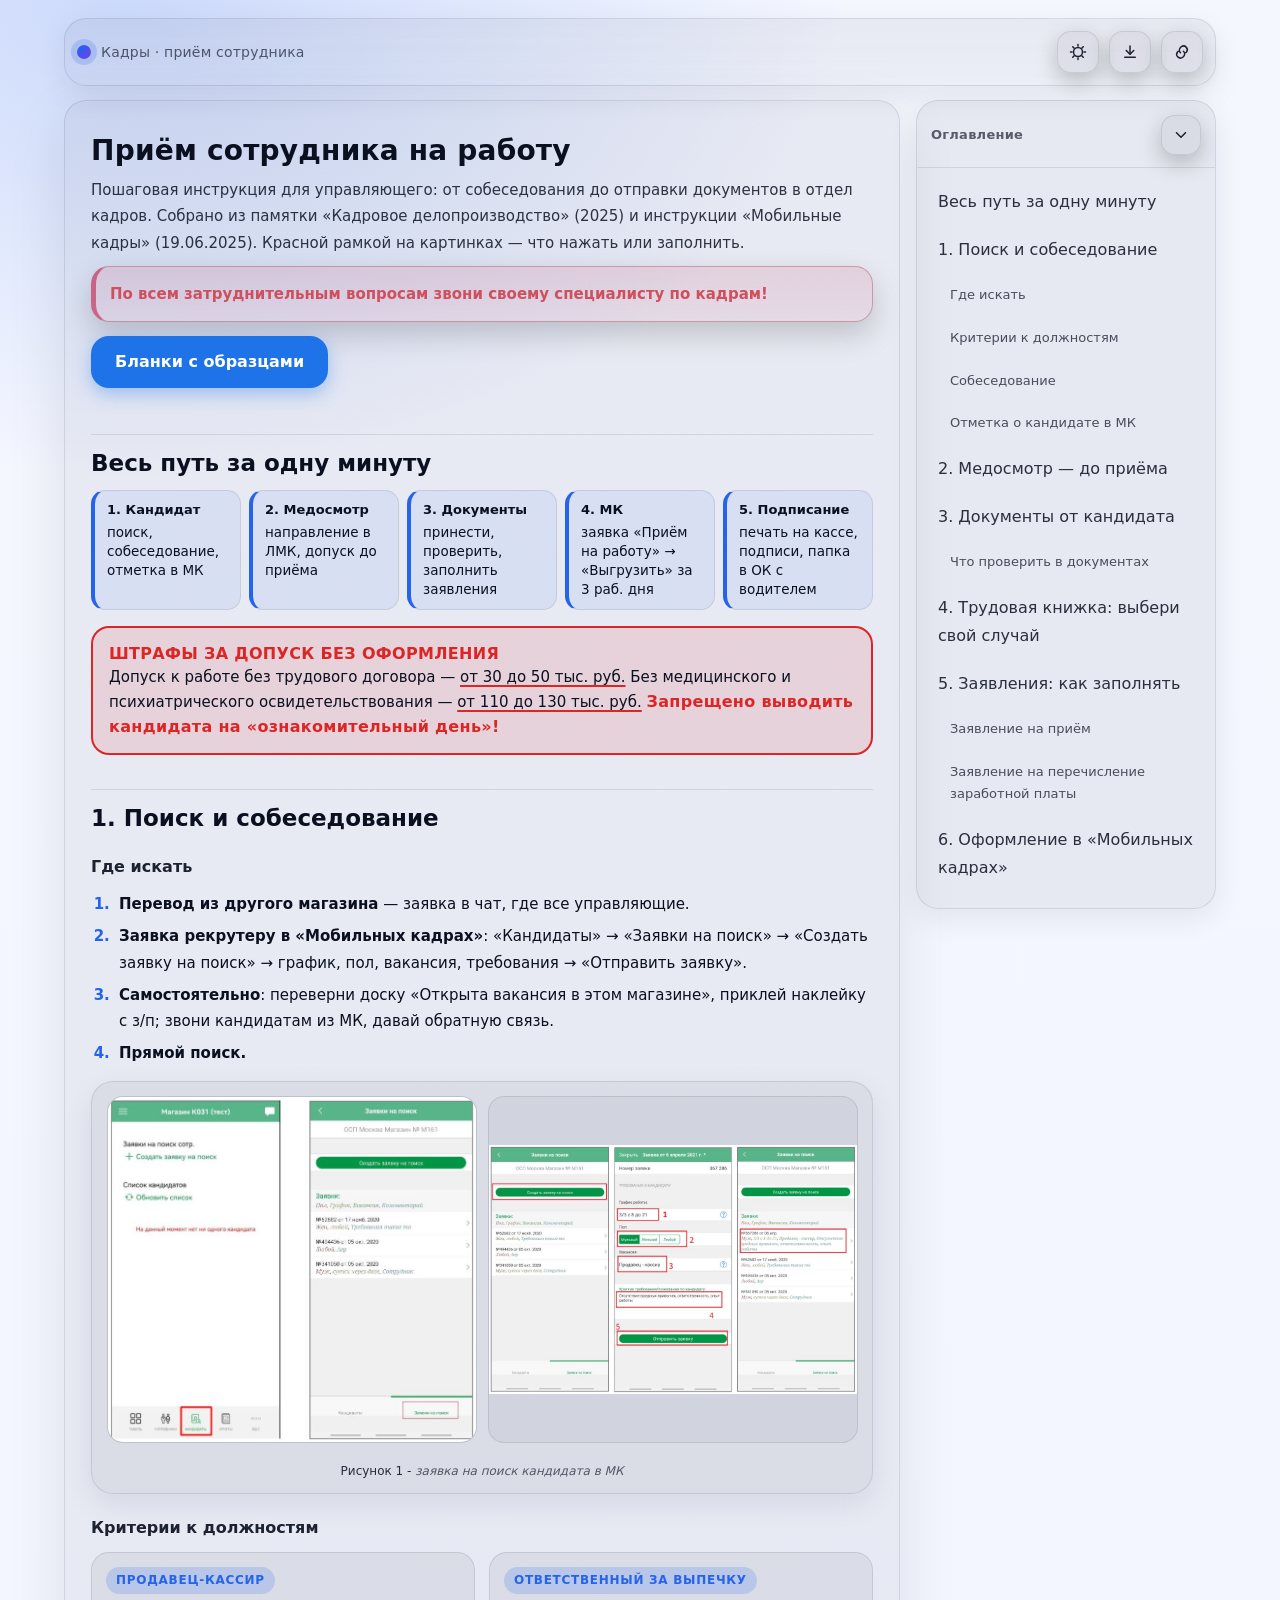
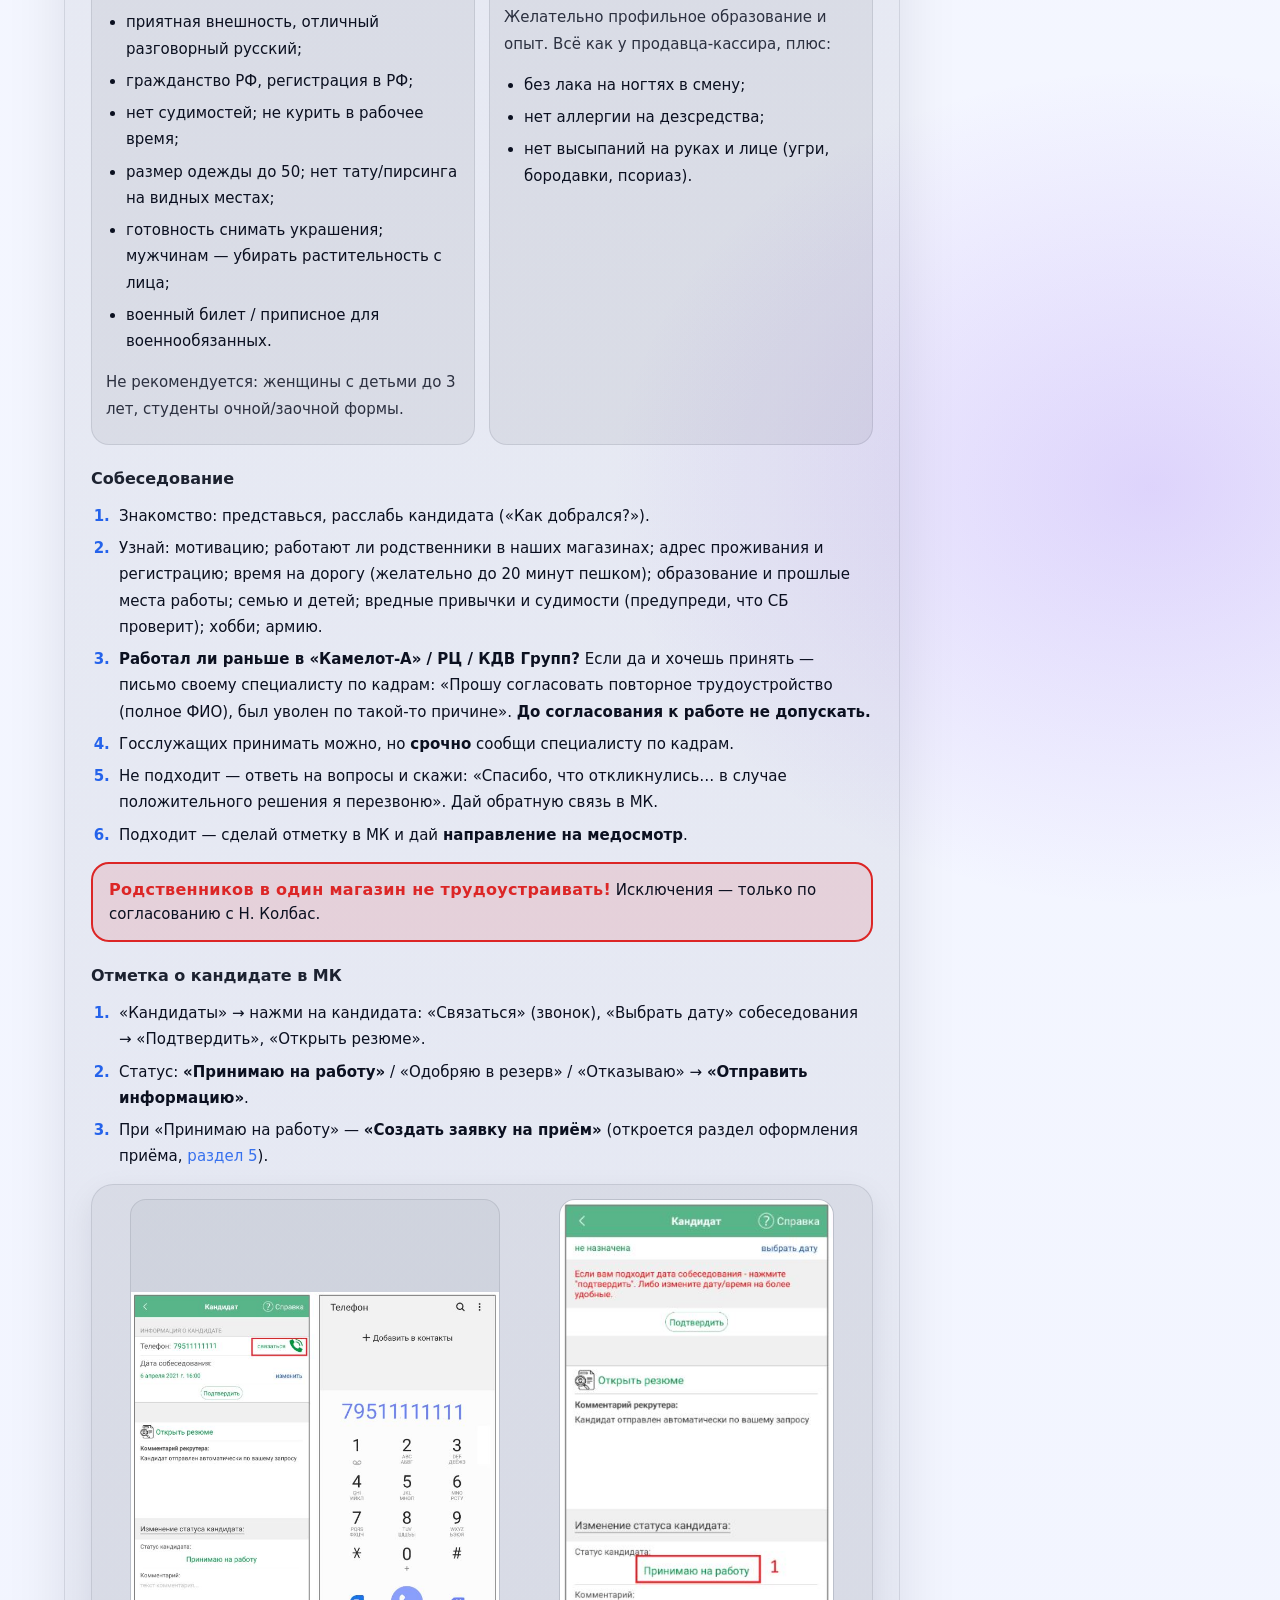
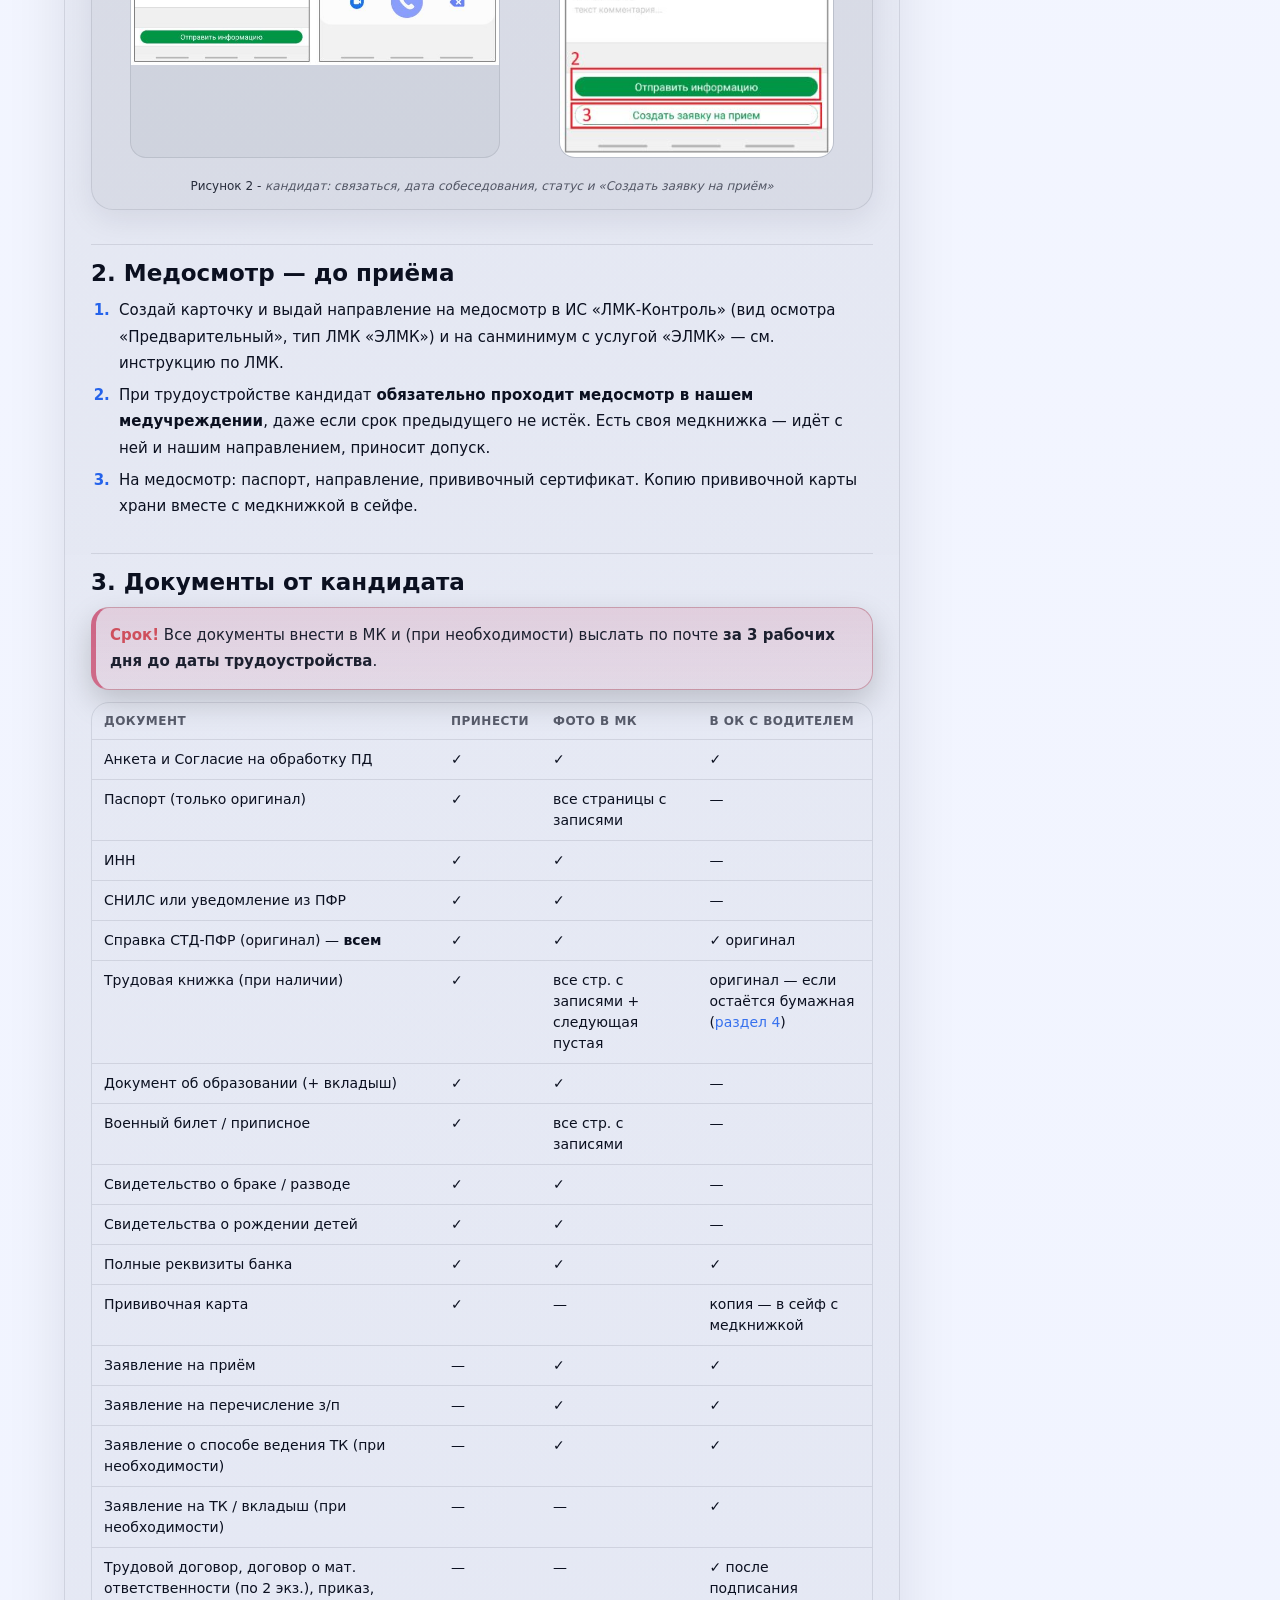
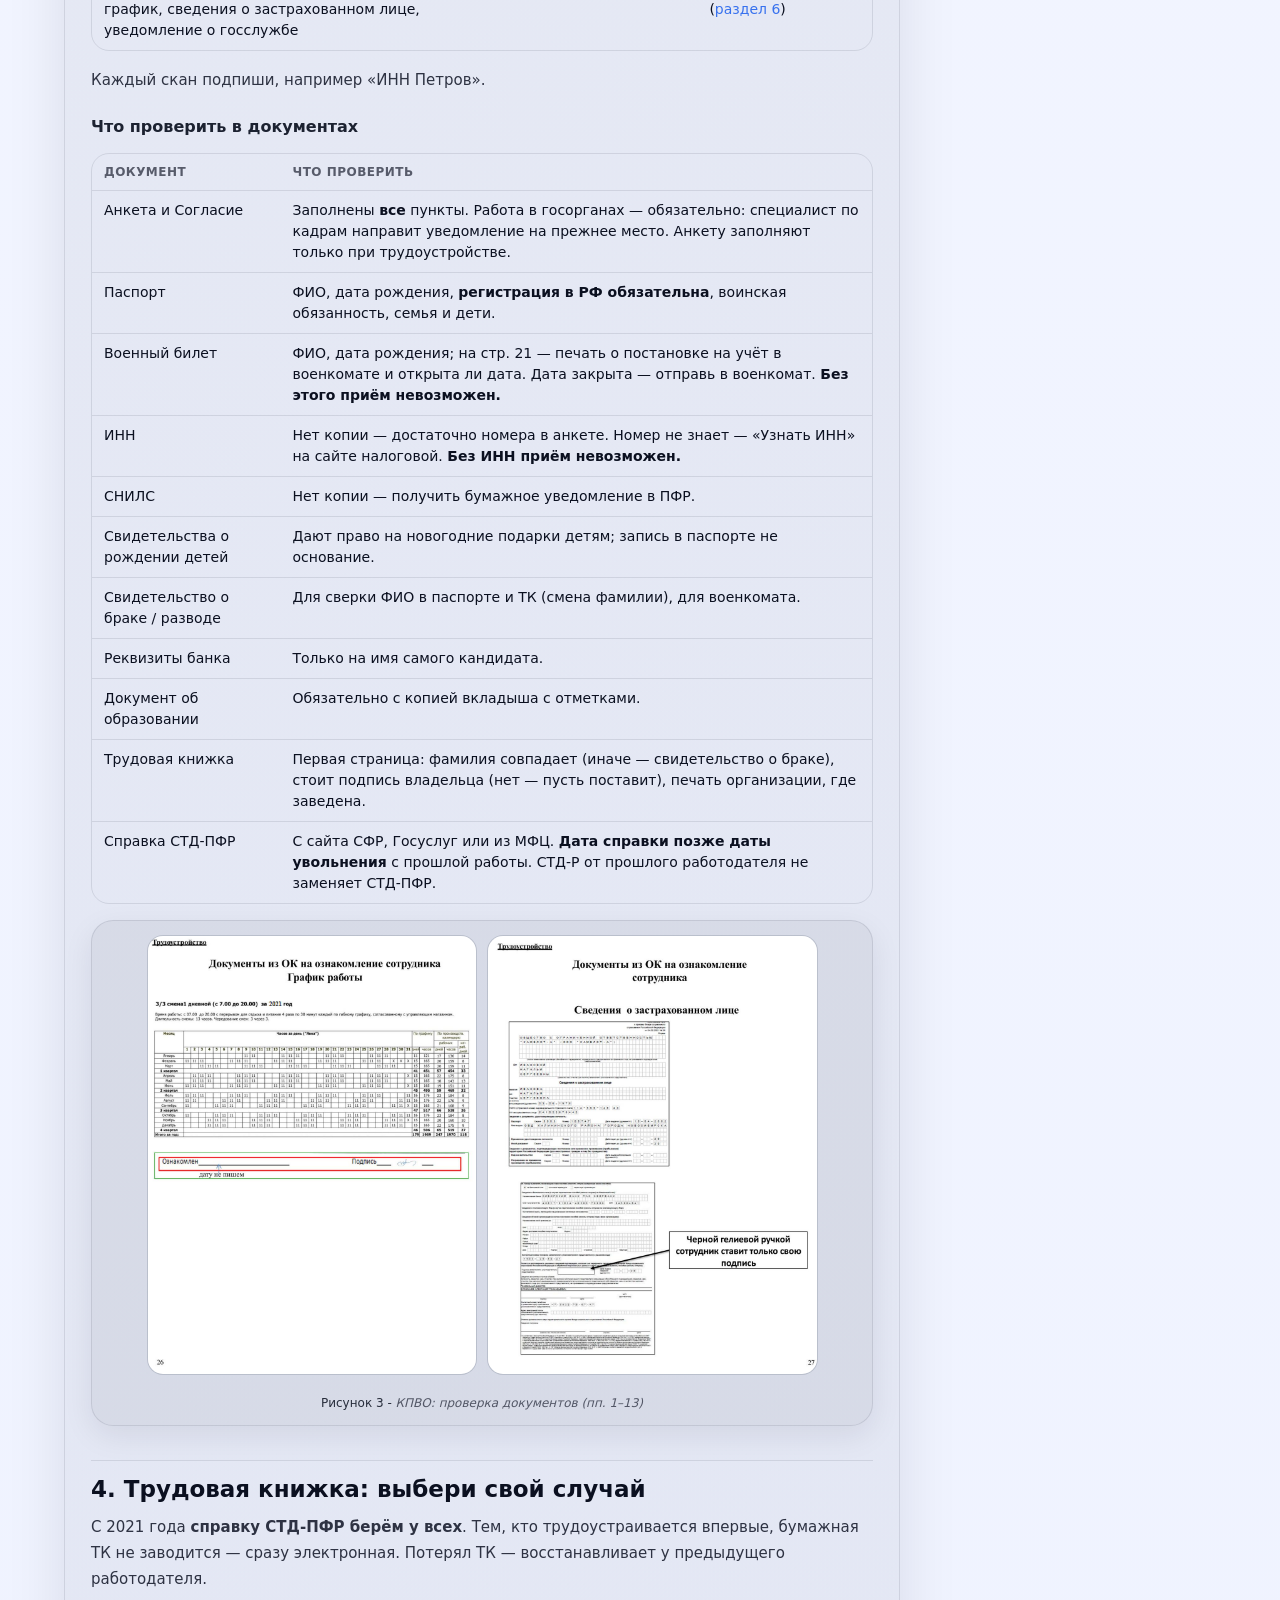
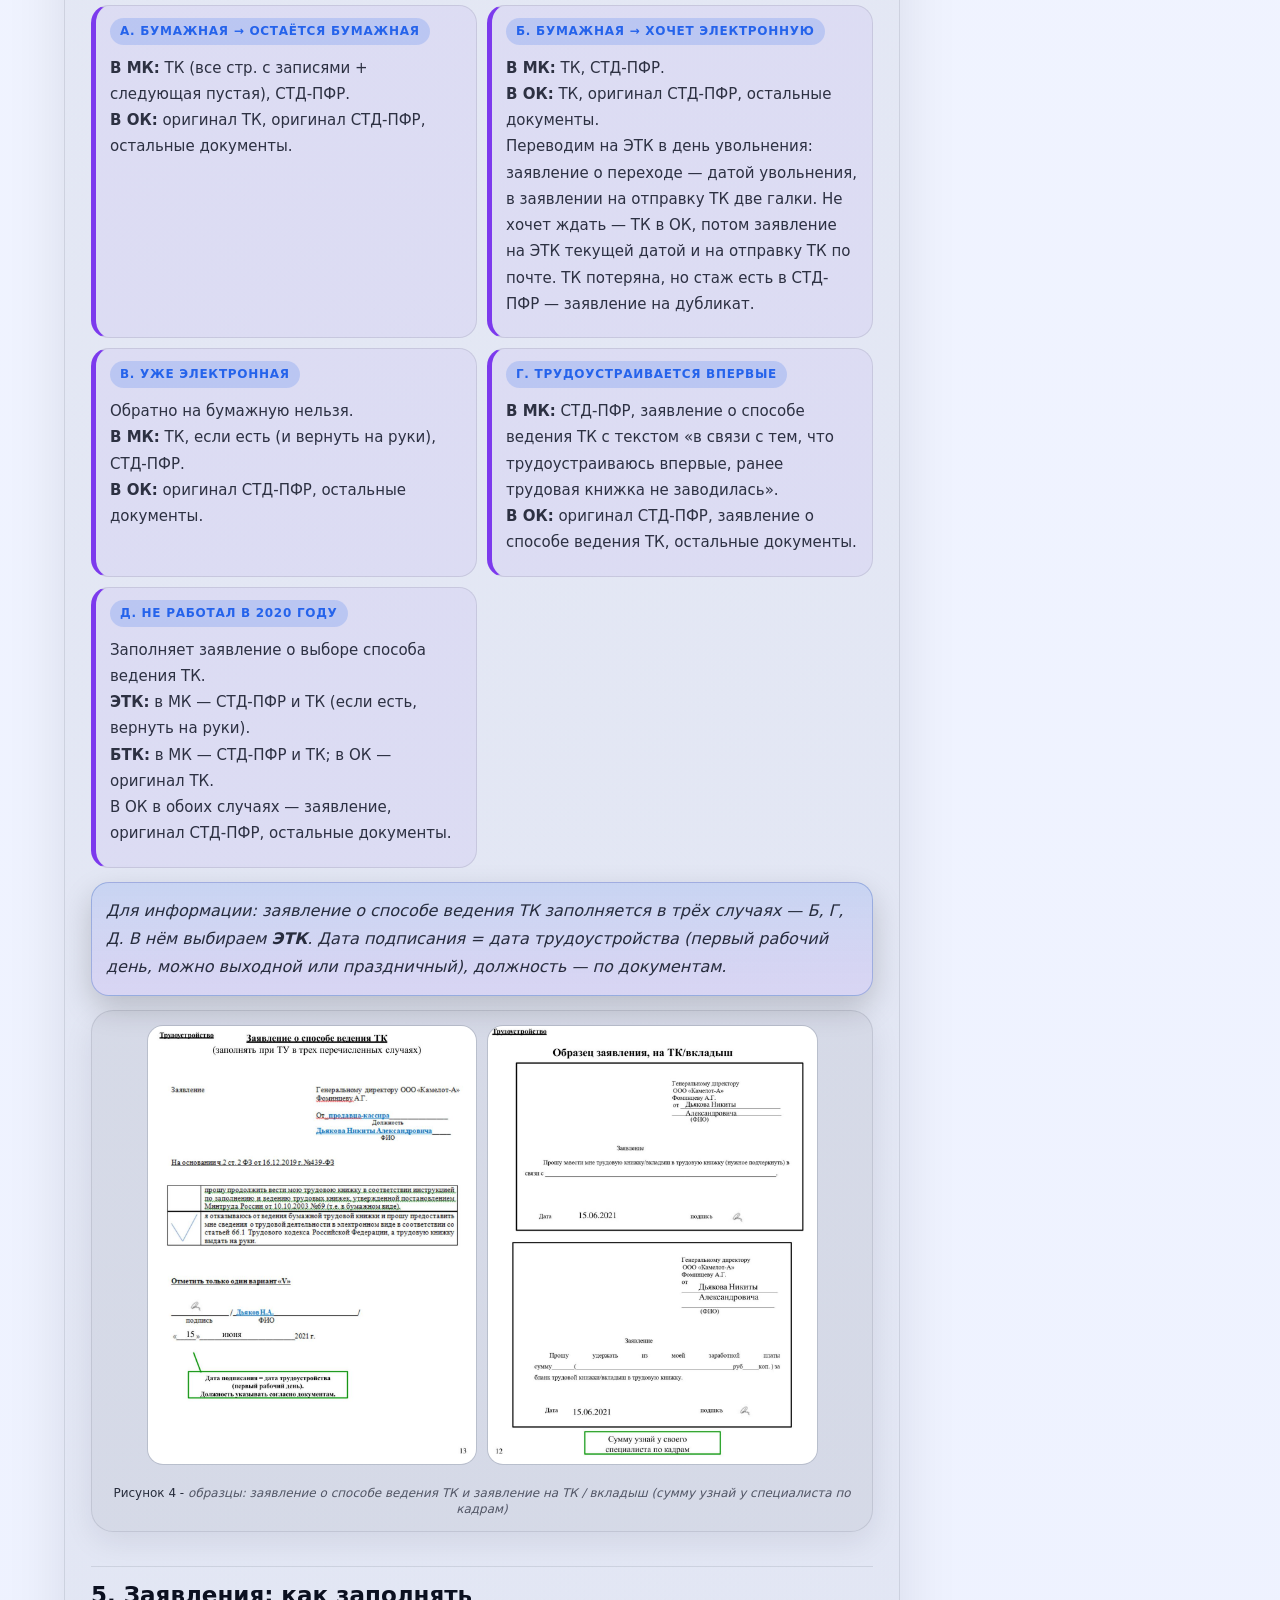
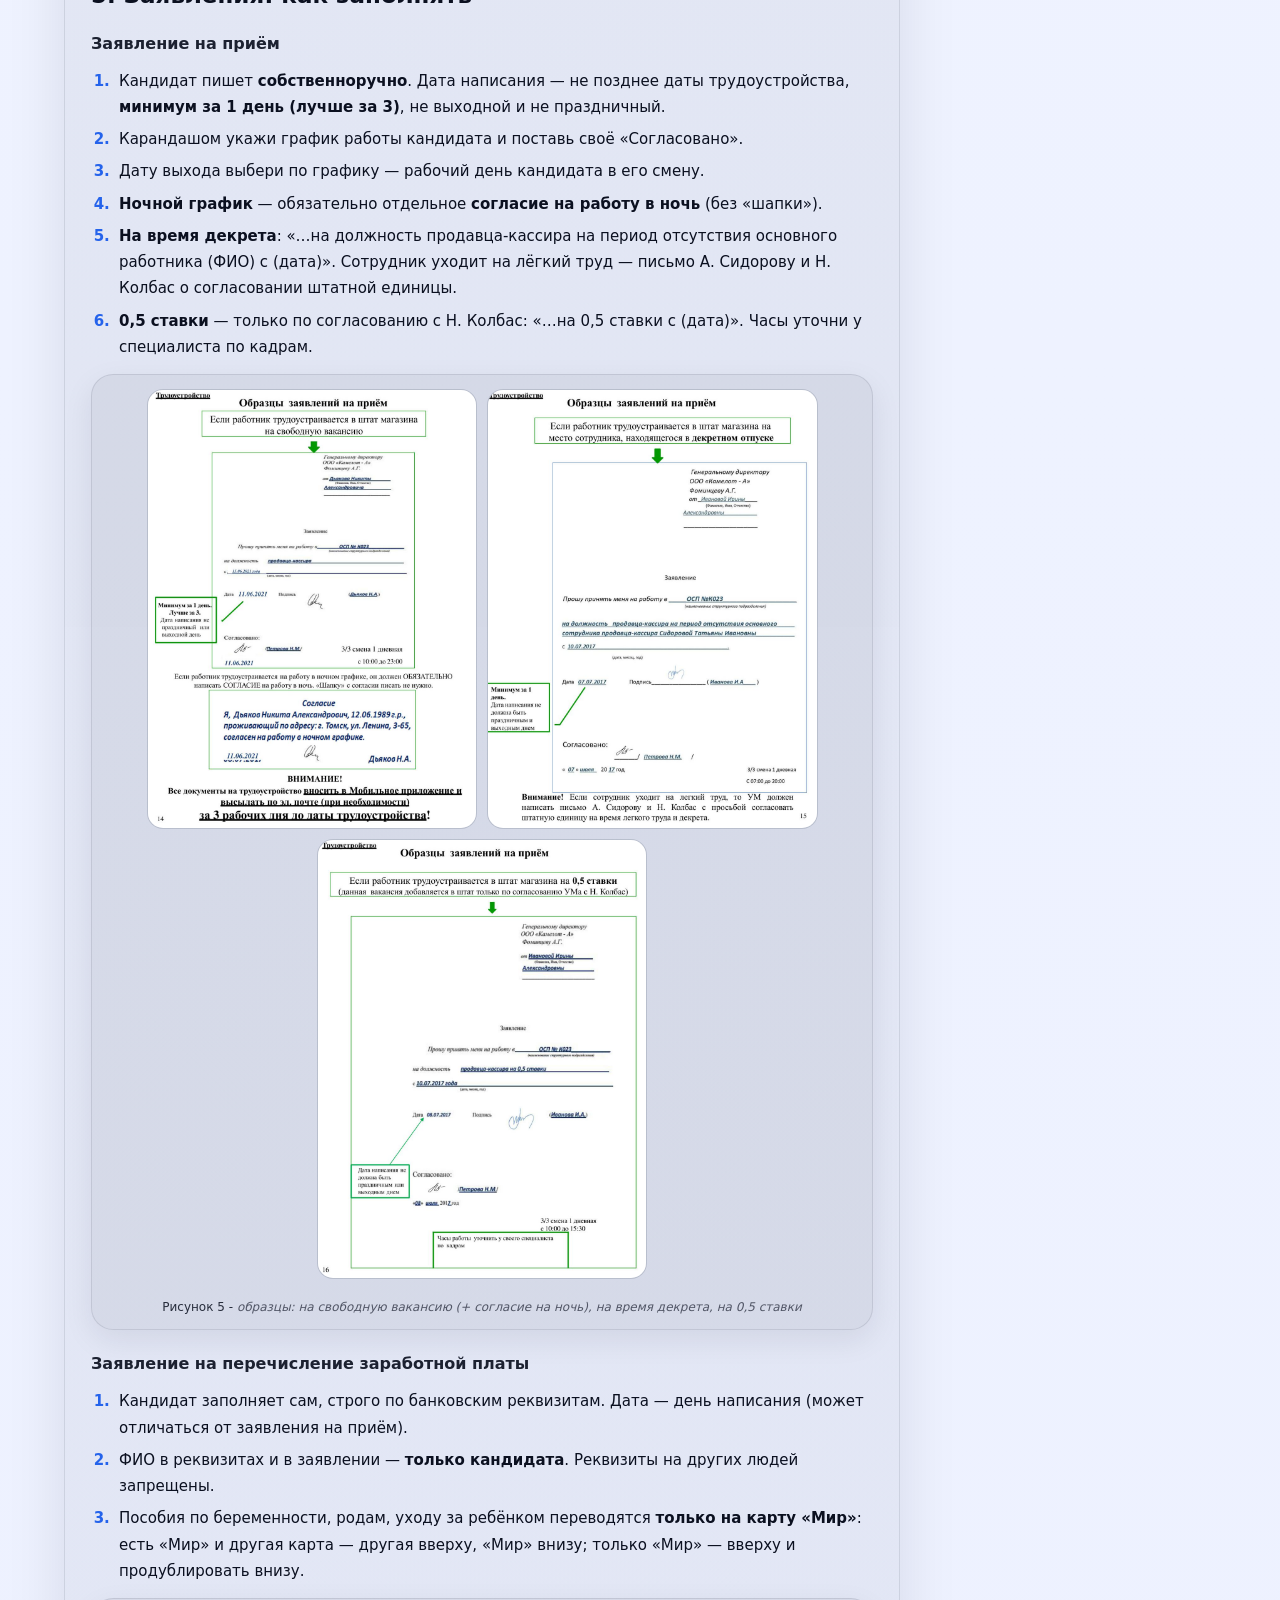
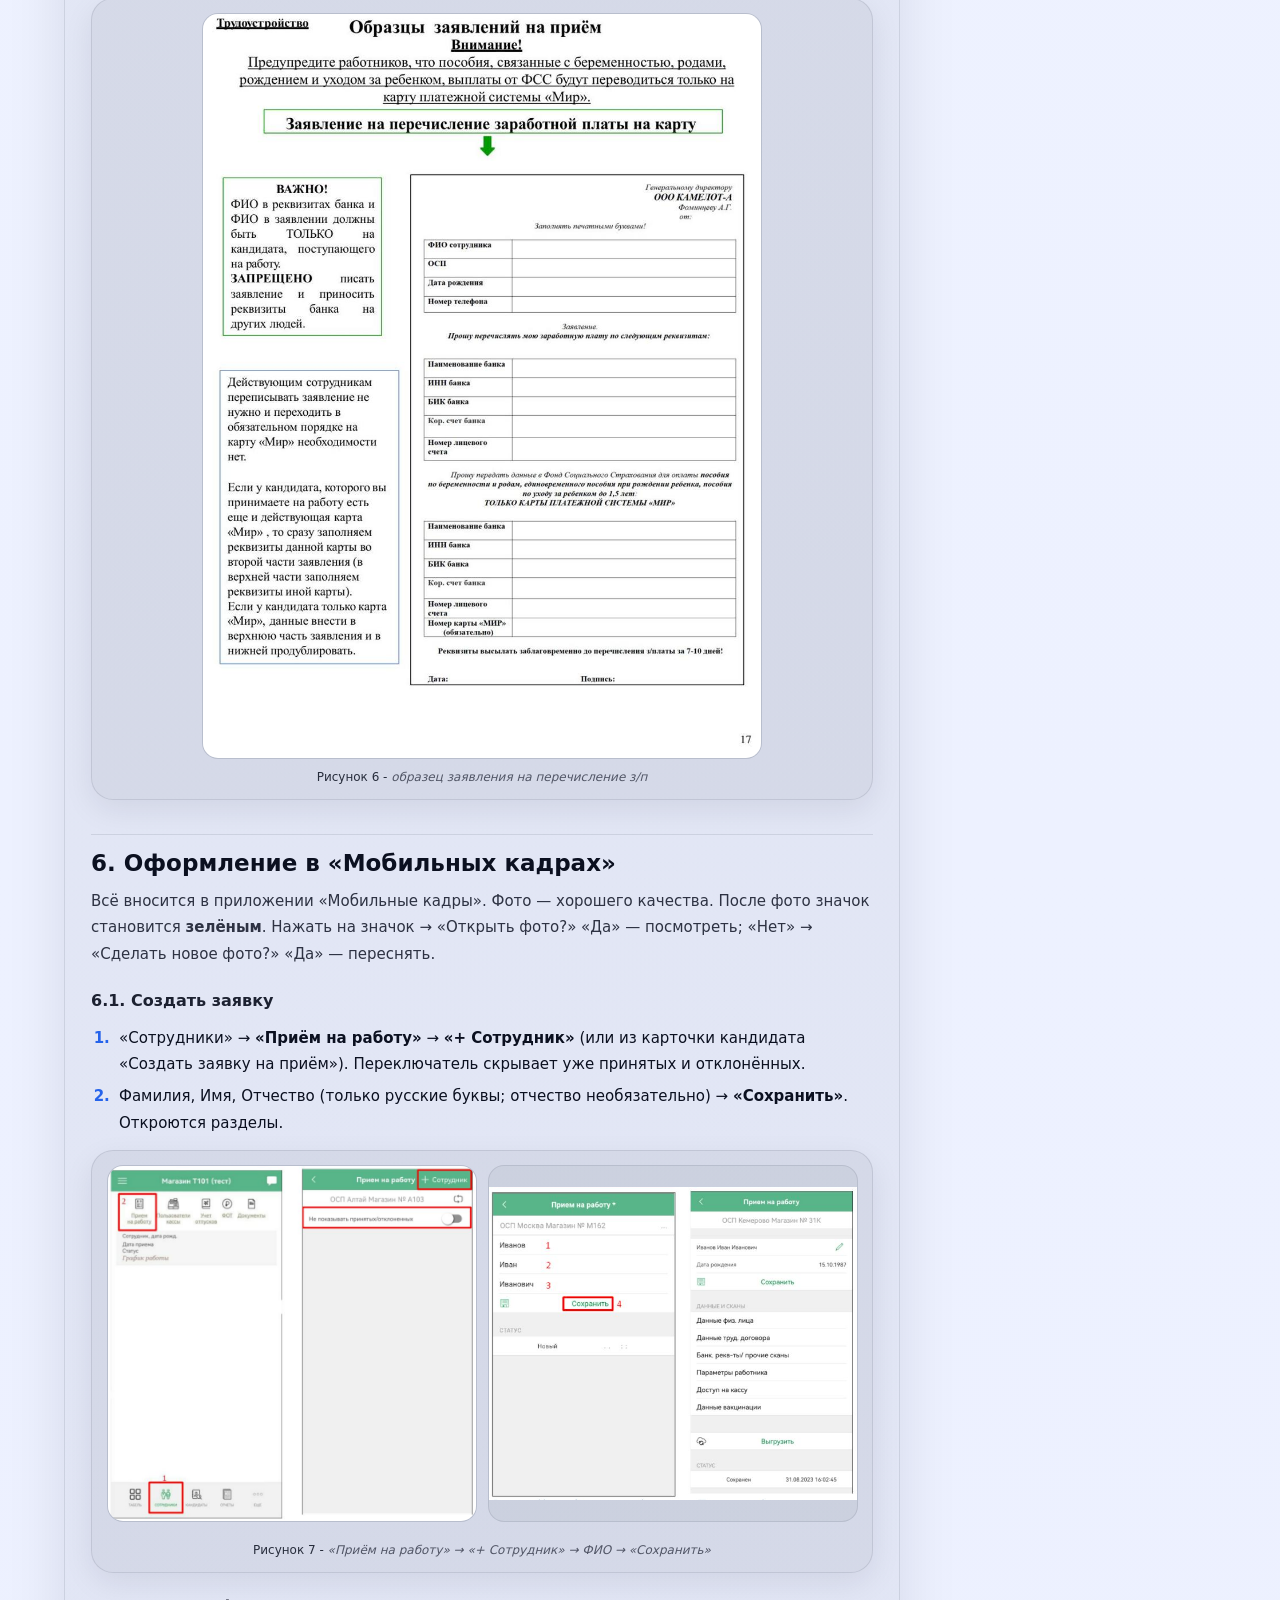
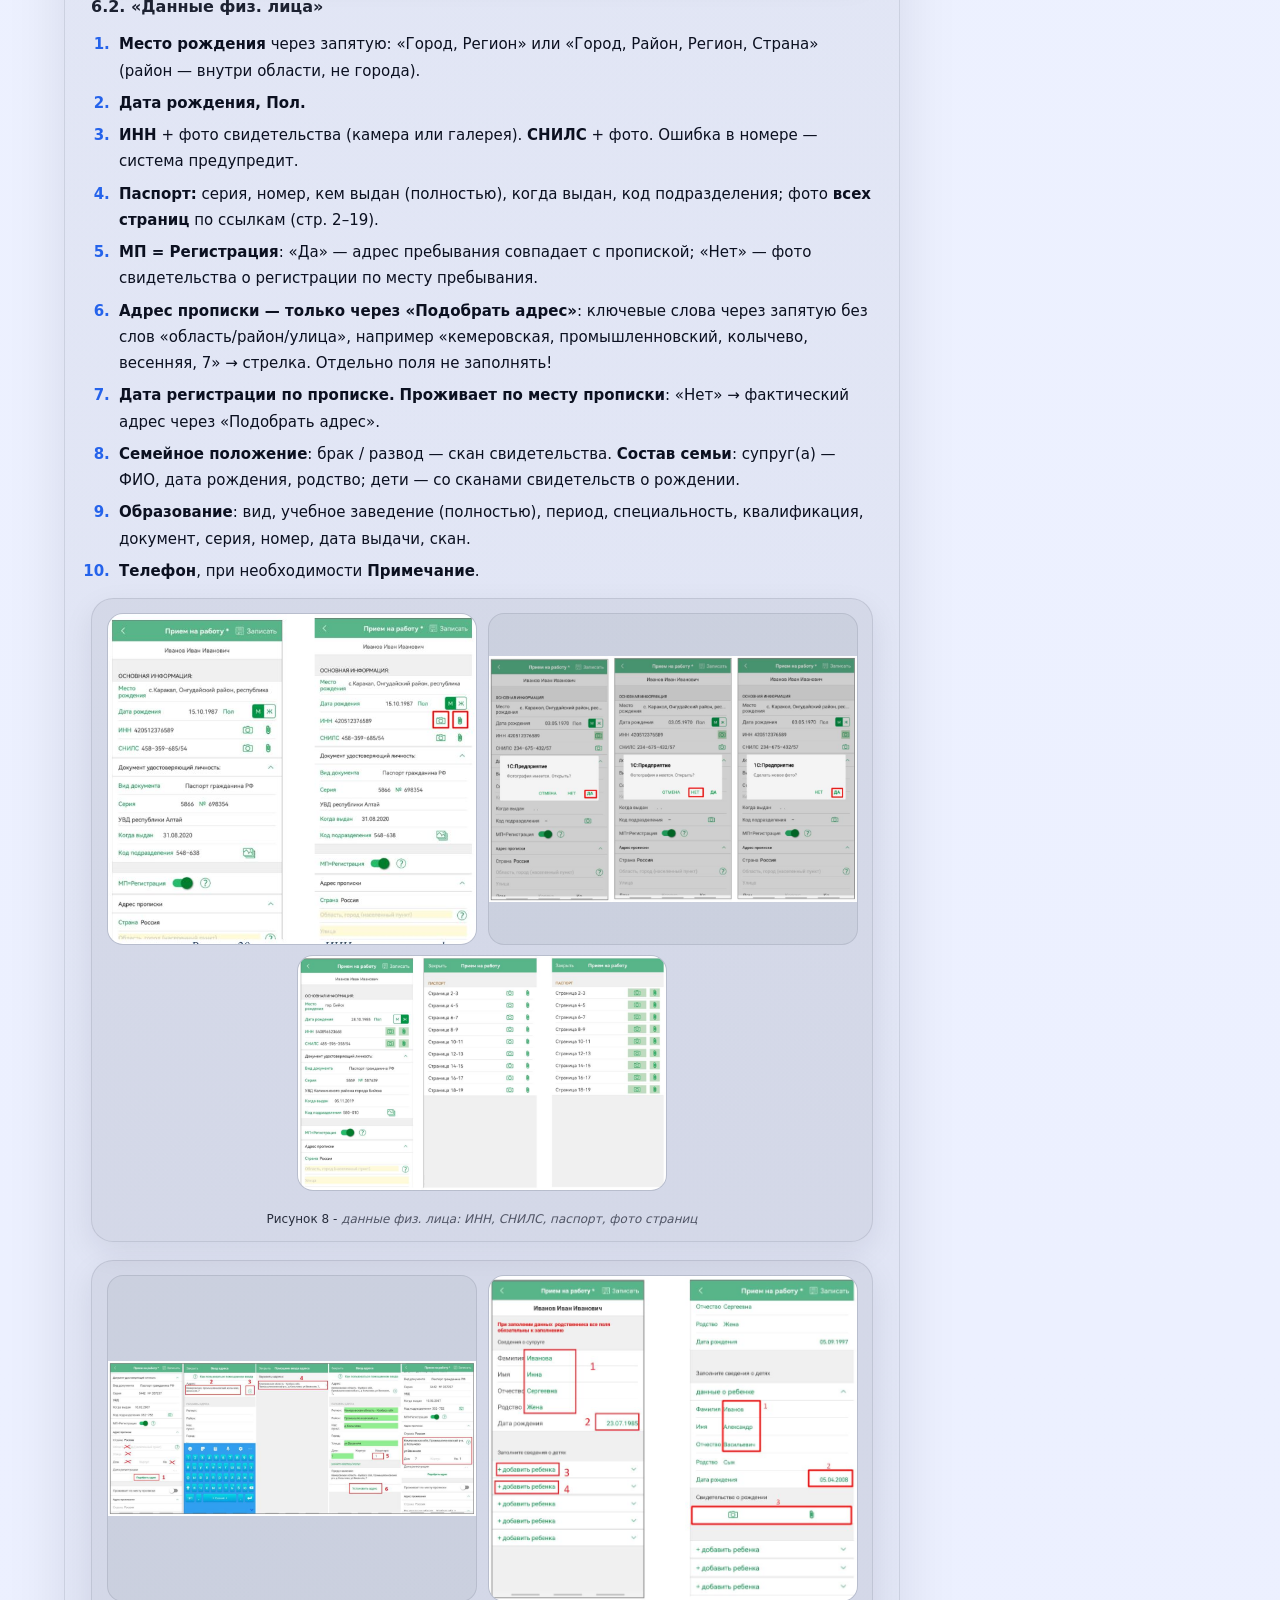
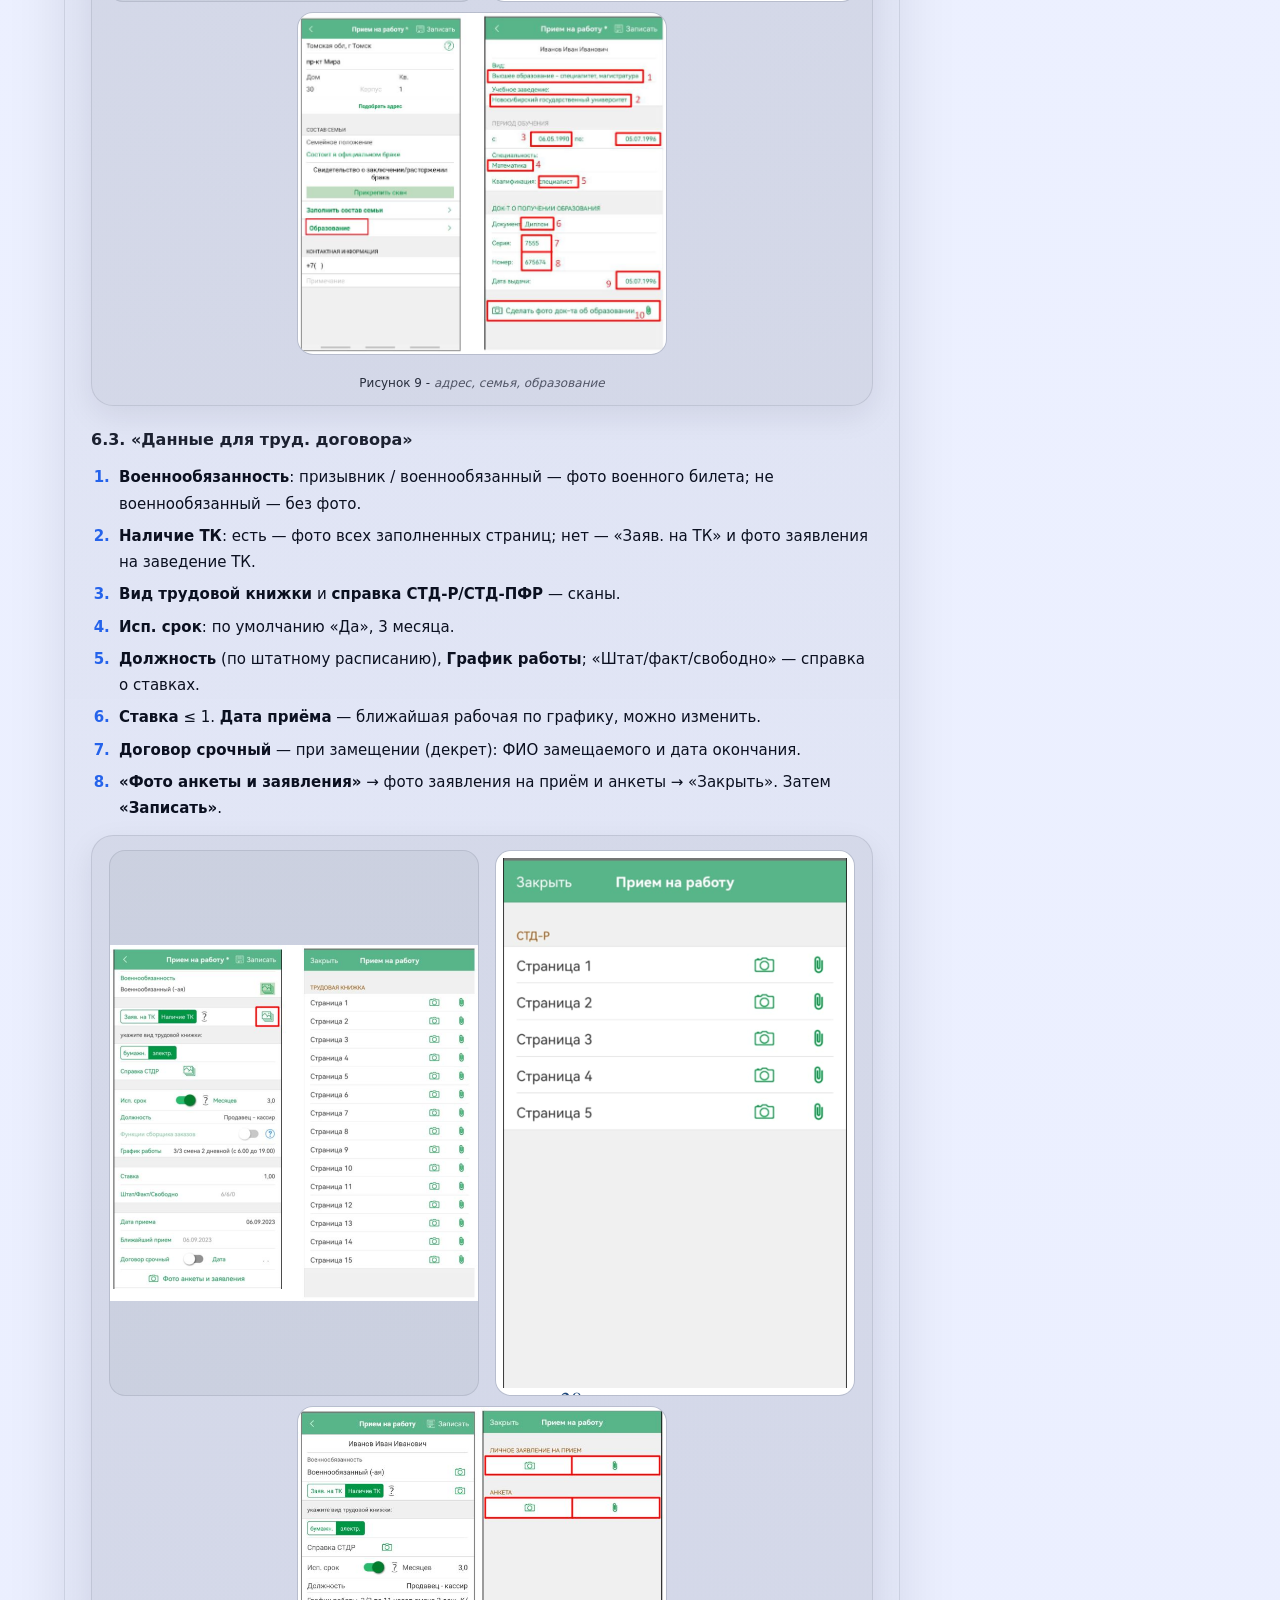
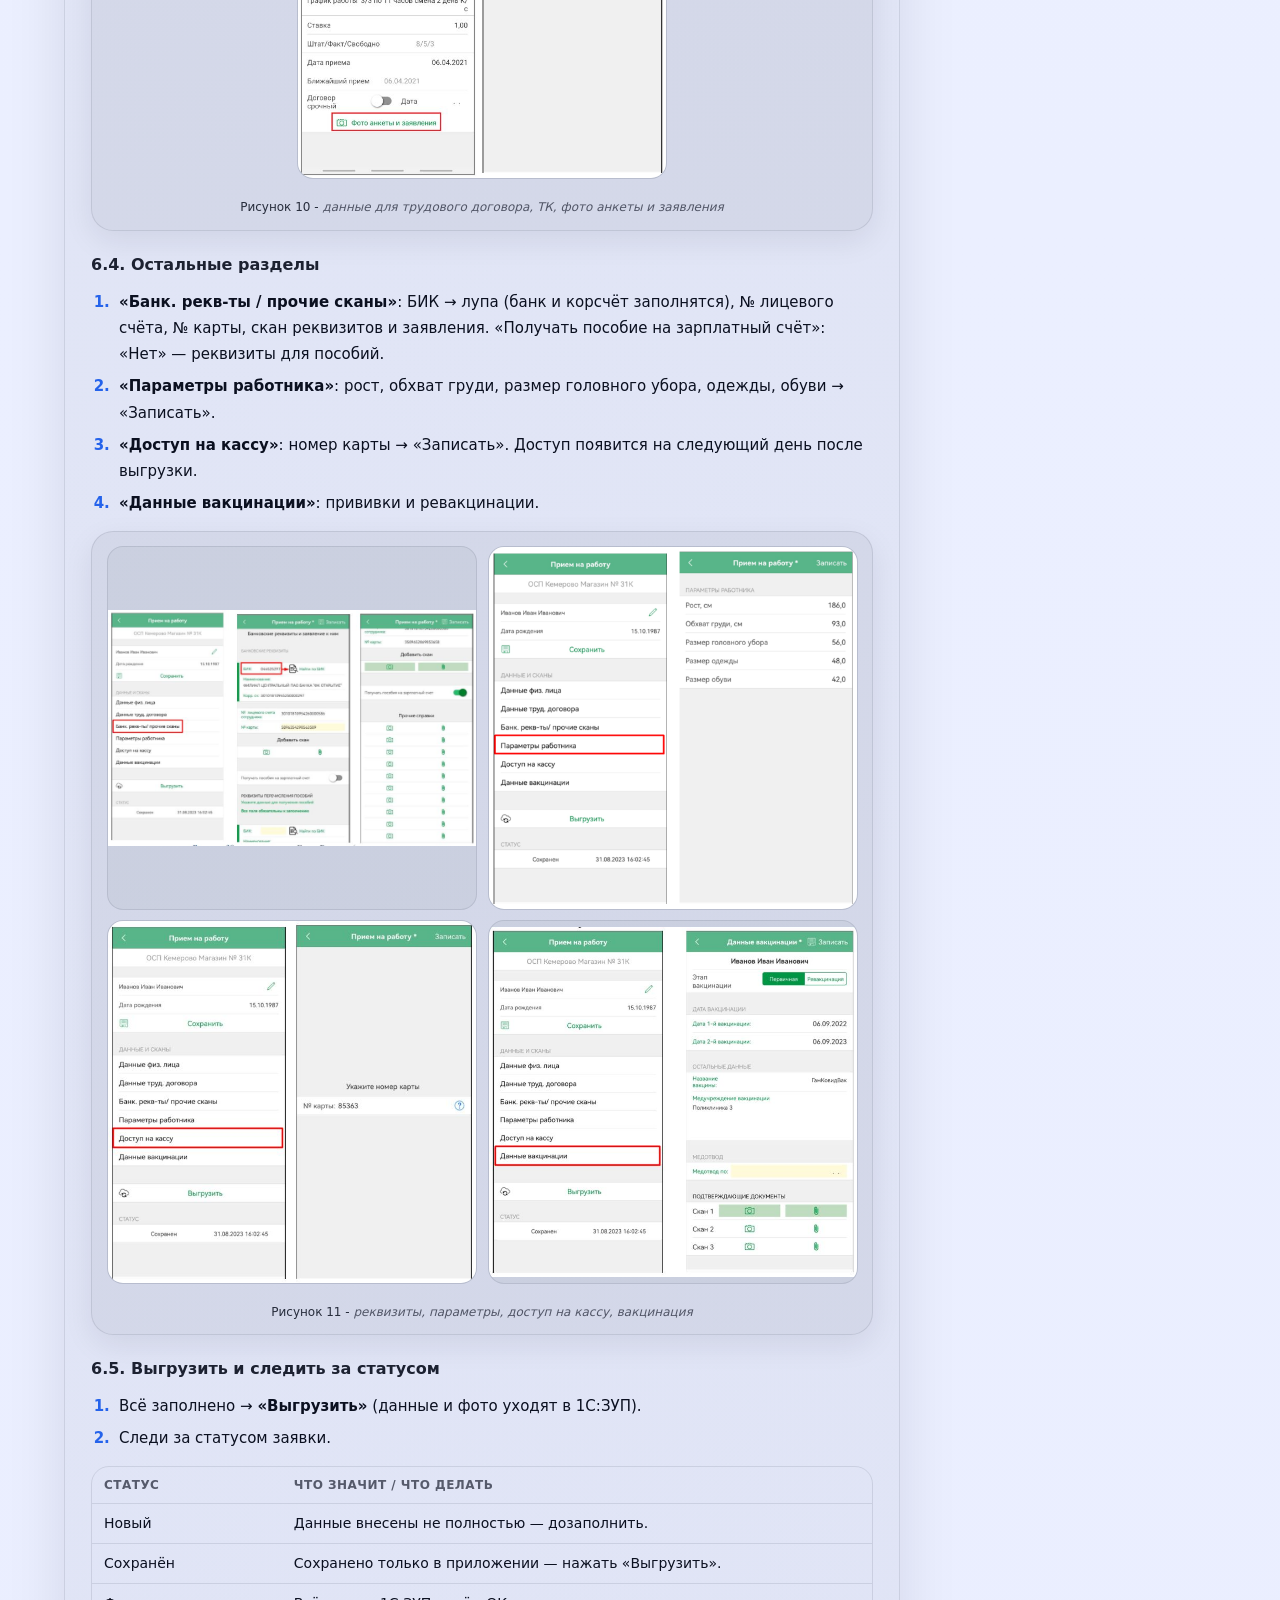
<file: miniapp/memo/pamyatka-otkrytiya/instr/priem/priem.html>
<!DOCTYPE html><html lang="ru" data-mode="auto"><head><meta charset="UTF-8"><meta name="viewport" content="width=device-width, initial-scale=1, viewport-fit=cover">
<title>Приём на работу</title>
<meta name="claude:viewport-fit-sides" content="cover">
<style>
    
    :root{
      /* Color tokens */
      --bg0:#050816;
      --bg1:#070b1f;
      --bg2:#0b1230;

      --card: rgba(255,255,255,.06);
      --card2: rgba(255,255,255,.08);
      --border: rgba(255,255,255,.10);

      --text:#eaf0ff;
      --muted: rgba(234,240,255,.70);

      --accent:#7dd3fc;
      --accent2:#a78bfa;
      --good:#34d399;
      --warn:#fbbf24;
      --bad:#fb7185;

      --shadow: 0 18px 60px rgba(0,0,0,.45);
      --shadow2: 0 10px 30px rgba(0,0,0,.30);

      --r-xl: 22px;
      --r-lg: 18px;
      --r-md: 14px;

      --max: 1180px;
      --content: 860px;
      --sidebar: 300px;

      --font: ui-sans-serif, system-ui, -apple-system, "Segoe UI", Roboto, "Helvetica Neue", Arial, "Noto Sans", "Liberation Sans", sans-serif;
      --mono: ui-monospace, SFMono-Regular, Menlo, Monaco, Consolas, "Liberation Mono", "Courier New", monospace;
    }

    @media (prefers-color-scheme: light){
      :root{
        --bg0:#f5f7ff;
        --bg1:#eef2ff;
        --bg2:#e8ecff;
        --card: rgba(17,24,39,.04);
        --card2: rgba(17,24,39,.06);
        --border: rgba(17,24,39,.10);
        --text:#0b1020;
        --muted: rgba(11,16,32,.65);
        --shadow: 0 18px 60px rgba(11,16,32,.10);
        --shadow2: 0 10px 30px rgba(11,16,32,.08);
        --accent:#2563eb;
        --accent2:#7c3aed;
        --good:#059669;
        --warn:#b45309;
        --bad:#be123c;
      }
    }

    *{ box-sizing:border-box; }
    html{ scroll-behavior:smooth; }
    body{
      margin:0;
      font-family: var(--font);
      color:var(--text);
      background:
        radial-gradient(1200px 800px at 10% 0%, color-mix(in oklab, var(--accent) 20%, transparent), transparent 60%),
        radial-gradient(900px 700px at 90% 10%, color-mix(in oklab, var(--accent2) 18%, transparent), transparent 60%),
        radial-gradient(900px 700px at 50% 110%, color-mix(in oklab, var(--accent) 12%, transparent), transparent 65%),
        linear-gradient(180deg, var(--bg0), var(--bg1) 40%, var(--bg2));
      min-height:100vh;
      line-height:1.75;
      -webkit-font-smoothing: antialiased;
      text-rendering: optimizeLegibility;
    }

    a{ color: color-mix(in oklab, var(--accent) 92%, white); text-decoration:none; }
    a:hover{ text-decoration:underline; }
    a:focus-visible{
      outline:2px solid color-mix(in oklab, var(--accent) 70%, transparent);
      outline-offset:3px;
      border-radius:10px;
    }

    /* Top progress bar */
    .progress{
      position:fixed;
      top:0; left:0;
      width:100%;
      height:4px;
      background: transparent;
      z-index:1000;
    }
    .progress > i{
      display:block;
      height:100%;
      width:0%;
      background: linear-gradient(90deg, var(--accent), var(--accent2));
      box-shadow: 0 0 18px color-mix(in oklab, var(--accent) 40%, transparent);
    }

    /* App shell */
    .shell{
      max-width: var(--max);
      margin: 0 auto;
      padding: 18px 14px 70px;
    }

    /* Glass header */
    .topbar{
      position:sticky;
      top: 10px;
      z-index: 20;
      display:flex;
      gap:12px;
      align-items:center;
      justify-content:space-between;
      padding: 12px 12px;
      border-radius: var(--r-xl);
      border:1px solid var(--border);
      background: linear-gradient(180deg, color-mix(in oklab, var(--card2) 100%, transparent), color-mix(in oklab, var(--card) 100%, transparent));
      backdrop-filter: blur(12px);
      box-shadow: var(--shadow2);
    }
    .brand{
      display:flex;
      gap:10px;
      align-items:center;
      min-width: 0;
    }
    .dot{
      width: 14px; height: 14px;
      border-radius: 999px;
      background: radial-gradient(circle at 30% 30%, var(--accent), var(--accent2));
      box-shadow: 0 0 0 6px color-mix(in oklab, var(--accent) 20%, transparent);
      flex: 0 0 auto;
    }
    .title{
      font-size: 14px;
      color: var(--muted);
      white-space: nowrap;
      overflow:hidden;
      text-overflow: ellipsis;
      letter-spacing: .2px;
    }
    .actions{
      display:flex;
      gap:10px;
      align-items:center;
    }
    .iconbtn{
      width: 42px;
      height: 42px;
      border-radius: 14px;
      border: 1px solid var(--border);
      background: color-mix(in oklab, var(--card2) 100%, transparent);
      color: var(--text);
      cursor: pointer;
      display:grid;
      place-items:center;
      box-shadow: 0 8px 22px rgba(0,0,0,.22);
      transition: transform .15s ease, background .15s ease, border-color .15s ease;
    }
    .iconbtn:hover{ transform: translateY(-1px); background: color-mix(in oklab, var(--card2) 120%, transparent); }
    .iconbtn:active{ transform: translateY(0px); }
    .iconbtn svg{ width: 18px; height:18px; opacity:.92; }

    /* Layout grid */
    .grid{
      display:grid;
      grid-template-columns: 1fr;
      gap: 16px;
      margin-top: 14px;
    }
    @media (min-width: 980px){
      .grid{ grid-template-columns: minmax(0, var(--content)) minmax(0, var(--sidebar)); align-items:start; }
    }

    /* Main card */
    .paper{
      border-radius: var(--r-xl);
      border:1px solid var(--border);
      background: linear-gradient(180deg, color-mix(in oklab, var(--card2) 95%, transparent), color-mix(in oklab, var(--card) 100%, transparent));
      box-shadow: var(--shadow);
      overflow:hidden;
    }
    .paper-inner{
      padding: 20px 16px 10px;
    }
    @media (min-width: 640px){
      .paper-inner{ padding: 28px 26px 14px; }
    }

    /* Headings */
    .Title{
      margin:0 0 10px;
      font-size: clamp(20px, 2.2vw, 28px);
      line-height:1.15;
      letter-spacing:.2px;
      font-weight: 820;
    }

    h4{
      margin: 20px 0 10px;
      font-size: 15px;
      font-weight: 820;
      color: color-mix(in oklab, var(--text) 92%, transparent);
      scroll-margin-top: 90px;
    }

    /* Existing text classes */
    .Content, .Content2{
      margin: 10px 0;
      font-size: 15px;
      color: color-mix(in oklab, var(--text) 92%, transparent);
    }
    .Content2{ color: color-mix(in oklab, var(--text) 84%, transparent); text-indent: 0; }
    .Content ul{
      margin: 10px 0 0;
      padding-left: 20px;
    }
    .Content li{ margin: 6px 0; }

    /* "ForInformation" as info callout */
    .ForInformation{
      margin: 14px 0;
      padding: 14px 14px;
      border-radius: var(--r-lg);
      border: 1px solid color-mix(in oklab, var(--accent) 22%, var(--border));
      background: linear-gradient(180deg,
        color-mix(in oklab, var(--accent) 14%, transparent),
        color-mix(in oklab, var(--accent2) 10%, transparent));
      color: color-mix(in oklab, var(--text) 86%, transparent);
      box-shadow: 0 12px 30px rgba(0,0,0,.18);
      font-style: italic;
    }

    /* Automatic warning callout: any .Content containing strong "Внимание!" */
    .Content:has(strong){
      /* keep normal unless the first strong is "Внимание!" */
    }
    .Content:has(strong:first-child){
      padding: 14px 14px;
      border-radius: var(--r-lg);
      border: 1px solid color-mix(in oklab, var(--bad) 26%, var(--border));
      border-left: 5px solid color-mix(in oklab, var(--bad) 55%, transparent);
      background: linear-gradient(180deg,
        color-mix(in oklab, var(--bad) 12%, transparent),
        color-mix(in oklab, var(--bad) 7%, transparent));
      box-shadow: 0 12px 30px rgba(0,0,0,.18);
    }
    .Content:has(strong:first-child) strong:first-child{
      color: color-mix(in oklab, var(--bad) 82%, white);
    }

    /* Figures */
    .article{ counter-reset: fig; }
    figure.figure{
      counter-increment: fig;
      margin: 14px 0 18px;
      padding: 14px;
      border-radius: var(--r-xl);
      border: 1px solid var(--border);
      background: color-mix(in oklab, var(--card2) 100%, transparent);
      box-shadow: var(--shadow2);
    }
    figure.figure img{
      width: 100%;
      height:auto;
      display:block;
      border-radius: 16px;
      border: 1px solid color-mix(in oklab, var(--border) 100%, transparent);
      background: color-mix(in oklab, var(--card) 100%, transparent);
      cursor: zoom-in;
    }
    figure.figure figcaption{
      margin-top: 10px;
      font-size: 12px;
      line-height:1.35;
      color: var(--muted);
      font-style: italic;
      text-align:center;
    }
    figure.figure figcaption::before{
      content: "Рисунок " counter(fig) " - ";
      color: color-mix(in oklab, var(--text) 86%, transparent);
      font-style: normal;
    }

    /* Figure2 style for multiple images in one figure */
    figure.figure2{
      counter-increment: fig;
      margin: 14px 0 18px;
      padding: 14px;
      border-radius: var(--r-xl);
      border: 1px solid var(--border);
      background: color-mix(in oklab, var(--card2) 100%, transparent);
      box-shadow: var(--shadow2);
      display: flex;
      flex-wrap: wrap;
      justify-content: center;
      gap: 10px;
    }
    figure.figure2 img{
      max-width: 100%;
      height: auto;
      display: inline-block;
      border-radius: 16px;
      border: 1px solid color-mix(in oklab, var(--border) 100%, transparent);
      background: color-mix(in oklab, var(--card) 100%, transparent);
      cursor: zoom-in;
    }
    figure.figure2 figcaption{
      width: 100%;
      margin-top: 10px;
      font-size: 12px;
      line-height:1.35;
      color: var(--muted);
      font-style: italic;
      text-align:center;
    }
    figure.figure2 figcaption::before{
      content: "Рисунок " counter(fig) " - ";
      color: color-mix(in oklab, var(--text) 86%, transparent);
      font-style: normal;
    }

    /* Sidebar TOC */
    .side{
      position: relative;
    }
    .panel{
      border-radius: var(--r-xl);
      border: 1px solid var(--border);
      background: color-mix(in oklab, var(--card2) 100%, transparent);
      box-shadow: var(--shadow2);
      overflow:hidden;
    }
    .panel .head{
      padding: 14px 14px 12px;
      border-bottom: 1px solid var(--border);
      display:flex;
      gap:10px;
      align-items:center;
      justify-content:space-between;
    }
    .panel .head .h{
      font-size: 13px;
      letter-spacing: .25px;
      color: var(--muted);
      font-weight: 750;
    }
    .panel .body{
      padding: 10px 10px 12px;
      max-height: calc(100vh - 160px);
      overflow:auto;
      scrollbar-width: thin;
      scrollbar-color: color-mix(in oklab, var(--accent) 45%, transparent) transparent;
    }
    .panel .body::-webkit-scrollbar{ width: 10px; }
    .panel .body::-webkit-scrollbar-thumb{
      background: color-mix(in oklab, var(--accent) 30%, transparent);
      border-radius: 999px;
      border: 3px solid transparent;
      background-clip: content-box;
    }

    .toclist{ list-style:none; margin:0; padding:0; }
    .toclist a{
      display:block;
      padding: 9px 10px;
      border-radius: 12px;
      color: color-mix(in oklab, var(--text) 86%, transparent);
      border: 1px solid transparent;
      text-decoration:none;
      transition: background .15s ease, border-color .15s ease, transform .15s ease;
    }
    .toclist a:hover{
      background: color-mix(in oklab, var(--card2) 110%, transparent);
      border-color: color-mix(in oklab, var(--border) 120%, transparent);
      transform: translateY(-1px);
    }
    .toclist a[data-level="4"]{
      padding-left: 22px;
      color: color-mix(in oklab, var(--text) 72%, transparent);
      font-size: 13px;
    }
    .toclist a.is-active{
      background: linear-gradient(180deg,
        color-mix(in oklab, var(--accent) 18%, transparent),
        color-mix(in oklab, var(--accent2) 12%, transparent));
      border-color: color-mix(in oklab, var(--accent) 22%, var(--border));
      color: var(--text);
    }

    /* Mobile TOC (accordion) */
    .mobiletoc{
      display:block;
      margin-top: 14px;
    }
    @media (min-width: 980px){
      .mobiletoc{ display:none; }
    }
    .mobiletoc details{
      border-radius: var(--r-xl);
      border: 1px solid var(--border);
      background: color-mix(in oklab, var(--card2) 100%, transparent);
      box-shadow: var(--shadow2);
      overflow:hidden;
    }
    .mobiletoc summary{
      list-style:none;
      cursor:pointer;
      padding: 14px 14px;
      color: var(--muted);
      font-weight: 750;
      display:flex;
      align-items:center;
      justify-content:space-between;
    }
    .mobiletoc summary::-webkit-details-marker{ display:none; }
    .mobiletoc summary .chev{ opacity:.8; transition: transform .15s ease; }
    .mobiletoc details[open] summary .chev{ transform: rotate(180deg); }
    .mobiletoc .body{ padding: 8px 10px 12px; }

    /* Hide old TOC block from the original HTML */
    nav.toc-old{ display:none !important; }

    /* Floating "to top" */
    .totop{
      position: fixed;
      right: 14px;
      bottom: 80px;
      z-index: 30;
      width: 44px;
      height: 44px;
      border-radius: 16px;
      border: 1px solid var(--border);
      background: color-mix(in oklab, var(--card2) 100%, transparent);
      box-shadow: var(--shadow2);
      display:grid;
      place-items:center;
      cursor:pointer;
      opacity: 0;
      transform: translateY(10px);
      transition: opacity .18s ease, transform .18s ease;
    }
    .totop.show{
      opacity: 1;
      transform: translateY(0);
    }
    .totop svg{ width: 18px; height: 18px; opacity:.92; }

    /* Lightbox */
    .lb{
      position:fixed;
      inset:0;
      background: rgba(0,0,0,.72);
      display:none;
      place-items:center;
      padding: 18px;
      z-index: 2000;
    }
    .lb.show{ display:grid; }
    .lb .wrap{
      max-width: min(1100px, 96vw);
      max-height: 90vh;
      display:grid;
      gap: 10px;
      align-items:center;
      justify-items:center;
    }
    .lb img{
      max-width: 100%;
      max-height: 84vh;
      border-radius: 18px;
      border: 1px solid rgba(255,255,255,.18);
      box-shadow: 0 30px 80px rgba(0,0,0,.55);
      background: rgba(255,255,255,.03);
      cursor: zoom-out;
    }
    .lb .cap{
      color: rgba(255,255,255,.78);
      font-size: 12px;
      text-align:center;
    }

    /* Reduce motion */
    @media (prefers-reduced-motion: reduce){
      html{ scroll-behavior:auto; }
      .iconbtn, .toclist a, .totop, .mobiletoc summary .chev { transition:none !important; }
    }
    .download-btn{
      display:block;
      width:fit-content;
      margin:0px auto 20px;
      background:#1e73e8;
      color:#fff !important;
      padding:14px 36px;
      border-radius:18px;
      font-size:18px;
      font-weight:600;
      text-decoration:none !important;
      box-shadow:0 6px 18px rgba(30,115,232,.35);
      transition:transform .15s ease, box-shadow .15s ease;
      text-align:center;
    }

    .download-btn:hover{
      transform:translateY(-2px);
      box-shadow:0 10px 22px rgba(30,115,232,.45);
    }

    @media (max-width: 979px){
      /* скрываем нижнее (sidebar) оглавление, оставляем верхнее mobiletoc */
      .side{ display:none; }
    }
  
    h3{margin:34px 0 10px;font-size:clamp(19px,2vw,23px);line-height:1.25;scroll-margin-top:90px;padding-top:14px;border-top:1px solid var(--border)}
    h4{font-size:16px}
    .hero{padding-bottom:6px}
    .kicker{font-size:12px;letter-spacing:.12em;text-transform:uppercase;color:var(--accent);font-weight:700}
    .hero .Title{margin-top:6px;text-wrap:balance}
    .download-btn.ghost{background:transparent;color:var(--accent)!important;border:1.5px solid var(--accent);box-shadow:none}
    .btnrow{display:flex;flex-wrap:wrap;gap:10px;margin:14px 0 6px}
    .btnrow .download-btn{margin:0;font-size:16px;padding:12px 24px}
    ol.steps{margin:10px 0 14px;padding-left:24px;font-size:15px}
    ol.steps li{margin:6px 0;padding-left:4px}
    ol.steps li::marker{font-weight:800;color:var(--accent)}
    ol.steps.um li::marker{color:var(--accent)} ol.steps.emp li::marker{color:var(--good)}
    .cols{display:grid;grid-template-columns:1fr;gap:14px;margin:10px 0}
    @media(min-width:700px){.cols{grid-template-columns:1fr 1fr}}
    .col{min-width:0;border:1px solid var(--border);border-radius:var(--r-lg);padding:12px 14px;background:color-mix(in oklab,var(--card2) 100%,transparent)}
    .tag{display:inline-block;font-size:12px;font-weight:800;letter-spacing:.06em;text-transform:uppercase;padding:3px 10px;border-radius:999px;background:color-mix(in oklab,var(--accent) 18%,transparent);color:var(--accent)}
    .table-wrap{overflow-x:auto;margin:12px 0 16px;border:1px solid var(--border);border-radius:var(--r-lg)}
    table{border-collapse:collapse;width:100%;font-size:14px;line-height:1.5}
    th,td{text-align:left;vertical-align:top;padding:9px 12px;border-bottom:1px solid var(--border)}
    th{font-size:12px;letter-spacing:.04em;text-transform:uppercase;color:var(--muted);background:color-mix(in oklab,var(--card2) 140%,transparent)}
    tr:last-child td{border-bottom:0}
    .mono{font-family:var(--mono);font-size:.92em;padding:1px 6px;border-radius:6px;background:var(--card2);border:1px solid var(--border);white-space:nowrap}
    .who{display:inline-block;font-size:12px;font-weight:800;padding:2px 9px;border-radius:999px;white-space:nowrap}
    .who.um{background:color-mix(in oklab,var(--accent) 18%,transparent);color:var(--accent)}
    .who.emp{background:color-mix(in oklab,var(--good) 18%,transparent);color:var(--good)}
    .flow{display:grid;grid-template-columns:1fr;gap:8px;margin:12px 0 16px}
    @media(min-width:760px){.flow{grid-template-columns:repeat(5,1fr)}}
    .fstep{border-radius:14px;padding:10px 12px;border:1px solid var(--border);display:flex;flex-direction:column;gap:4px;font-size:13.5px;line-height:1.4;min-width:0}
    .fstep b{font-size:13px}
    .fstep.um{border-left:4px solid var(--accent);background:color-mix(in oklab,var(--accent) 8%,transparent)}
    .fstep.emp{border-left:4px solid var(--good);background:color-mix(in oklab,var(--good) 8%,transparent)}
    .sample{margin:12px 0;padding:12px 14px;border-radius:var(--r-lg);border:1px dashed var(--border);font-size:14px;line-height:1.6}
    .sample .tag{margin-bottom:6px}
    ul.links{padding-left:20px;font-size:15px} ul.links li{margin:6px 0}
    figure.figure img.narrow{width:auto;max-width:min(100%,560px);margin:0 auto}
    figure.figure2 img{max-width:calc(50% - 6px);width:auto;max-height:440px;object-fit:contain}
    figure.phone img{max-height:560px;max-width:calc(50% - 6px);width:auto;margin:0 auto}
    figure.figure.phone img{max-width:300px}
    .col figure.figure{margin:10px 0 0;padding:8px}
    .stop{margin:14px 0;padding:14px 16px;border-radius:var(--r-lg);border:2px solid #dc2626;background:color-mix(in oklab,#dc2626 12%,transparent);color:var(--text);font-size:15px;line-height:1.55;break-inside:avoid}
    .stop b{color:#dc2626;font-size:16px;letter-spacing:.02em}
    .stop u{text-decoration:underline;text-decoration-color:#dc2626;text-decoration-thickness:2px;text-underline-offset:3px}
    .redu{color:#dc2626;text-decoration:underline;text-decoration-thickness:2px;text-underline-offset:3px}
    .cases{display:grid;grid-template-columns:1fr;gap:10px;margin:12px 0}
    @media(min-width:760px){.cases{grid-template-columns:1fr 1fr}}
    .case{min-width:0;border:1px solid var(--border);border-left:5px solid var(--accent2);border-radius:var(--r-lg);padding:10px 14px;background:color-mix(in oklab,var(--accent2) 6%,transparent);break-inside:avoid}
    figure.figure2.four img{max-width:calc(25% - 8px)}
    .printtoc{display:none}
    .srcdocs{display:grid;gap:10px;margin:12px 0 18px}
    .srcdoc{display:flex;flex-wrap:wrap;align-items:center;justify-content:space-between;gap:10px;padding:12px 14px;border-radius:var(--r-lg);border:1px solid var(--border);background:color-mix(in oklab,var(--card2) 100%,transparent)}
    .srcdoc .nm{font-weight:700;min-width:0}
    .srcdoc .meta{font-size:13px;color:var(--muted)}
    .srcdoc .ver{display:inline-block;font-size:12px;font-weight:800;padding:2px 9px;border-radius:999px;background:color-mix(in oklab,var(--good) 18%,transparent);color:var(--good)}
    .srcdoc a.download-btn{margin:0;font-size:15px;padding:9px 18px}
    @media print{.srcblock{display:none!important}}

    @media (max-width:640px){
      .table-wrap table,.table-wrap tbody,.table-wrap tr,.table-wrap td{display:block;width:auto}
      .table-wrap thead{display:none}
      .table-wrap tr{padding:8px 0;border-bottom:1px solid var(--border)}
      .table-wrap tr:last-child{border-bottom:0}
      .table-wrap td{border:0;padding:3px 12px}
      .table-wrap td:first-child{font-weight:700}
      figure.figure2 img{max-width:100%;max-height:none}
    }
    @media print{
      @page{size:A4;margin:12mm 12mm 14mm}
      :root{--bg0:#fff;--bg1:#fff;--bg2:#fff;--card:#f6f7fb;--card2:#f1f3f9;--border:#d8dce8;--text:#111;--muted:#555;--accent:#1d4ed8;--accent2:#6d28d9;--bad:#be123c;--shadow:none;--shadow2:none;--good:#047857}
      body{background:#fff!important;font-size:11.5px;line-height:1.42}
      .Content,.Content2,ol.steps{font-size:11.5px;margin:5px 0}
      ol.steps li{margin:3px 0;break-inside:avoid}
      ol.steps{break-inside:avoid}
      h4 + ol.steps, h4 + .Content2{break-before:avoid}
      .Content:has(strong:first-child),.ForInformation{padding:8px 10px;margin:8px 0}
      table{font-size:11px} th,td{padding:5px 8px}
      thead{display:table-header-group} tr{break-inside:avoid}
      figure.figure,figure.figure2{margin:6px 0 8px;padding:6px;break-inside:avoid}
      figure figcaption{margin-top:4px}
      .progress,.topbar,.mobiletoc,.side,.totop,.lb,.btnrow{display:none!important}
      .shell{padding:0;max-width:none}.grid{display:block;margin:0}
      .paper{border:0;box-shadow:none;background:#fff;overflow:visible}.paper-inner{padding:0 3px}
      .printtoc{display:block;margin:8px 0 14px;padding:8px 12px;border:1px solid var(--border);border-radius:10px;font-size:10.5px;line-height:1.3;columns:2;column-gap:18px}
      .printtoc a{color:#1d4ed8;text-decoration:none}
      .printtoc ol{margin:2px 0;padding-left:0;list-style:none}.printtoc ol ol{padding-left:14px}.printtoc li{margin:1px 0;break-inside:avoid}
      .keep{break-inside:avoid}
      .keep.sec{margin-top:5mm}
      .table-wrap{overflow:visible!important;display:block}
      .flow,.col,.sample,.Content,.Content2,.ForInformation{break-inside:avoid}
      .flow{grid-template-columns:repeat(5,1fr)!important}
      .cols{grid-template-columns:1fr 1fr!important}
      h3{border-top:0;margin:0 0 6px;padding-top:0;font-size:17px;break-after:avoid}
      h4{margin:12px 0 5px;font-size:13px;break-after:avoid}
      .Content2:has(+ ol),.Content2:has(+ figure),.Content2:has(+ .table-wrap){break-after:avoid}
      figure.figure img{max-height:85mm;width:auto;max-width:100%;margin:0 auto}
      figure.figure img.tall{max-height:150mm}
      figure.figure2 img{max-height:70mm;max-width:calc(50% - 6px)}
      figure.phone img{max-height:95mm!important;max-width:calc(33% - 8px)!important}
      figure.figure.phone img{max-width:60mm!important}
      .ForInformation,.Content:has(strong:first-child){box-shadow:none}
      a{color:#1d4ed8}
    }
</style>
<style id="mode-overrides"></style>
</head><body>
  <div class="progress" aria-hidden="true"><i id="progressbar"></i></div>
  <div class="shell article" id="top">
    <div class="topbar">
      <div class="brand"><div class="dot" aria-hidden="true"></div><div class="title">Кадры · приём сотрудника</div></div>
      <div class="actions">
        <button class="iconbtn" type="button" id="toggleTheme" aria-label="Переключить тему"><svg viewBox="0 0 24 24" fill="none" aria-hidden="true"><path d="M12 18a6 6 0 1 0 0-12 6 6 0 0 0 0 12Z" stroke="currentColor" stroke-width="2"></path><path d="M12 2v2M12 20v2M4 12H2M22 12h-2M5 5l1.5 1.5M17.5 17.5 19 19M19 5l-1.5 1.5M5 19l1.5-1.5" stroke="currentColor" stroke-width="2" stroke-linecap="round"></path></svg></button>
        <a class="iconbtn" href="priem-na-rabotu.pdf" target="_blank" aria-label="Скачать PDF" title="Скачать PDF" style="color:inherit;text-decoration:none"><svg viewBox="0 0 24 24" fill="none" aria-hidden="true"><path d="M12 4v11" stroke="currentColor" stroke-width="2" stroke-linecap="round"></path><path d="M7 10l5 5 5-5" stroke="currentColor" stroke-width="2" stroke-linecap="round" stroke-linejoin="round"></path><path d="M5 19h14" stroke="currentColor" stroke-width="2" stroke-linecap="round"></path></svg></a>
        <button class="iconbtn" type="button" id="copyLink" aria-label="Поделиться страницей"><svg viewBox="0 0 24 24" fill="none" aria-hidden="true"><path d="M10 13a5 5 0 0 1 0-7l1-1a5 5 0 0 1 7 7l-1 1" stroke="currentColor" stroke-width="2" stroke-linecap="round"></path><path d="M14 11a5 5 0 0 1 0 7l-1 1a5 5 0 0 1-7-7l1-1" stroke="currentColor" stroke-width="2" stroke-linecap="round"></path></svg></button>
      </div>
    </div>
    <div class="mobiletoc" id="mobileToc"></div>
    <div class="grid">
      <main class="paper"><div class="paper-inner">
 <div class="hero">
<h1 class="Title">Приём сотрудника на работу</h1>
<div class="Content2">Пошаговая инструкция для управляющего: от собеседования до отправки документов в отдел кадров. Собрано из памятки «Кадровое делопроизводство» (2025) и инструкции «Мобильные кадры» (19.06.2025). Красной рамкой на картинках — что нажать или заполнить.</div>
<div class="Content"><strong>По всем затруднительным вопросам звони своему специалисту по кадрам!</strong></div>
<div class="btnrow">
<a class="download-btn" href="blanki-s-obrazcami.pdf" target="_blank">Бланки с образцами</a>
</div>
</div>
<nav class="printtoc"><b>Содержание</b><ol><li><a href="#s0">Весь путь за одну минуту</a></li><li><a href="#s1">1. Поиск и собеседование</a><ol><li><a href="#s1-1">Где искать</a></li><li><a href="#s1-2">Критерии к должностям</a></li><li><a href="#s1-3">Собеседование</a></li><li><a href="#s1-4">Отметка о кандидате в МК</a></li></ol></li><li><a href="#s2">2. Медосмотр — до приёма</a></li><li><a href="#s3">3. Документы от кандидата</a><ol><li><a href="#s3-1">Что проверить в документах</a></li></ol></li><li><a href="#s4">4. Трудовая книжка: выбери свой случай</a></li><li><a href="#s5x">5. Заявления: как заполнять</a><ol><li><a href="#s5x-1">Заявление на приём</a></li><li><a href="#s5x-2">Заявление на перечисление заработной платы</a></li></ol></li><li><a href="#s5">6. Оформление в «Мобильных кадрах»</a><ol><li><a href="#s5-1">6.1. Создать заявку</a></li><li><a href="#s5-2">6.2. «Данные физ. лица»</a></li><li><a href="#s5-3">6.3. «Данные для труд. договора»</a></li><li><a href="#s5-4">6.4. Остальные разделы</a></li><li><a href="#s5-5">6.5. Выгрузить и следить за статусом</a></li></ol></li><li><a href="#s6">7. Печать и подписание документов из ОК</a><ol><li><a href="#s6-1">Печать комплекта на кассе</a></li><li><a href="#s6-2">Что подписывает сотрудник</a></li></ol></li><li><a href="#s7">8. Отправка в отдел кадров</a></li><li><a href="#s8">9. После приёма</a></li><li><a href="#src">Исходные документы</a></li></ol></nav>
<div class="keep sec"><h3 id="s0">Весь путь за одну минуту</h3></div>
<div class="flow">
<div class="fstep um"><b>1. Кандидат</b><span>поиск, собеседование, отметка в МК</span></div>
<div class="fstep um"><b>2. Медосмотр</b><span>направление в ЛМК, допуск до приёма</span></div>
<div class="fstep um"><b>3. Документы</b><span>принести, проверить, заполнить заявления</span></div>
<div class="fstep um"><b>4. МК</b><span>заявка «Приём на работу» → «Выгрузить» за 3 раб. дня</span></div>
<div class="fstep um"><b>5. Подписание</b><span>печать на кассе, подписи, папка в ОК с водителем</span></div>
</div>
<div class="stop"><b>ШТРАФЫ ЗА ДОПУСК БЕЗ ОФОРМЛЕНИЯ</b><br/>Допуск к работе без трудового договора — <u>от 30 до 50 тыс. руб.</u> Без медицинского и психиатрического освидетельствования — <u>от 110 до 130 тыс. руб.</u> <b>Запрещено выводить кандидата на «ознакомительный день»!</b></div>
<div class="keep sec"><h3 id="s1">1. Поиск и собеседование</h3><div class="keep"><h4 id="s1-1">Где искать</h4></div></div>

<ol class="steps">
<li><b>Перевод из другого магазина</b> — заявка в чат, где все управляющие.</li>
<li><b>Заявка рекрутеру в «Мобильных кадрах»</b>: «Кандидаты» → «Заявки на поиск» → «Создать заявку на поиск» → график, пол, вакансия, требования → «Отправить заявку».</li>
<li><b>Самостоятельно</b>: переверни доску «Открыта вакансия в этом магазине», приклей наклейку с з/п; звони кандидатам из МК, давай обратную связь.</li>
<li><b>Прямой поиск.</b></li>
</ol>
<figure class="figure2 phone"><img alt="" class="frame" src="images/mk_p90_0.jpg"/><img alt="" class="frame" src="images/mk_p91_0.jpg"/><figcaption>заявка на поиск кандидата в МК</figcaption></figure>
<div class="keep"><h4 id="s1-2">Критерии к должностям</h4></div>
<div class="cols">
<div class="col"><div class="tag">Продавец-кассир</div>
<ul class="links">
<li>приятная внешность, отличный разговорный русский;</li>
<li>гражданство РФ, регистрация в РФ;</li>
<li>нет судимостей; не курить в рабочее время;</li>
<li>размер одежды до 50; нет тату/пирсинга на видных местах;</li>
<li>готовность снимать украшения; мужчинам — убирать растительность с лица;</li>
<li>военный билет / приписное для военнообязанных.</li>
</ul>
<div class="Content2">Не рекомендуется: женщины с детьми до 3 лет, студенты очной/заочной формы.</div></div>
<div class="col"><div class="tag">Ответственный за выпечку</div>
<div class="Content2">Желательно профильное образование и опыт. Всё как у продавца-кассира, плюс:</div>
<ul class="links">
<li>без лака на ногтях в смену;</li>
<li>нет аллергии на дезсредства;</li>
<li>нет высыпаний на руках и лице (угри, бородавки, псориаз).</li>
</ul></div>
</div>
<div class="keep"><h4 id="s1-3">Собеседование</h4></div>
<ol class="steps">
<li>Знакомство: представься, расслабь кандидата («Как добрался?»).</li>
<li>Узнай: мотивацию; работают ли родственники в наших магазинах; адрес проживания и регистрацию; время на дорогу (желательно до 20 минут пешком); образование и прошлые места работы; семью и детей; вредные привычки и судимости (предупреди, что СБ проверит); хобби; армию.</li>
<li><b>Работал ли раньше в «Камелот-А» / РЦ / КДВ Групп?</b> Если да и хочешь принять — письмо своему специалисту по кадрам: «Прошу согласовать повторное трудоустройство (полное ФИО), был уволен по такой-то причине». <b>До согласования к работе не допускать.</b></li>
<li>Госслужащих принимать можно, но <b>срочно</b> сообщи специалисту по кадрам.</li>
<li>Не подходит — ответь на вопросы и скажи: «Спасибо, что откликнулись… в случае положительного решения я перезвоню». Дай обратную связь в МК.</li>
<li>Подходит — сделай отметку в МК и дай <b>направление на медосмотр</b>.</li>
</ol>
<div class="stop"><b>Родственников в один магазин не трудоустраивать!</b> Исключения — только по согласованию с Н. Колбас.</div>
<div class="keep"><h4 id="s1-4">Отметка о кандидате в МК</h4></div>
<ol class="steps">
<li>«Кандидаты» → нажми на кандидата: «Связаться» (звонок), «Выбрать дату» собеседования → «Подтвердить», «Открыть резюме».</li>
<li>Статус: <b>«Принимаю на работу»</b> / «Одобряю в резерв» / «Отказываю» → <b>«Отправить информацию»</b>.</li>
<li>При «Принимаю на работу» — <b>«Создать заявку на приём»</b> (откроется раздел оформления приёма, <a href="#s5">раздел 5</a>).</li>
</ol>
<figure class="figure2 phone"><img alt="" class="frame" src="images/mk_p92_0.jpg"/><img alt="" class="frame" src="images/mk_p93_1.jpg"/><figcaption>кандидат: связаться, дата собеседования, статус и «Создать заявку на приём»</figcaption></figure>
<div class="keep sec"><h3 id="s2">2. Медосмотр — до приёма</h3></div>
<ol class="steps">
<li>Создай карточку и выдай направление на медосмотр в ИС «ЛМК-Контроль» (вид осмотра «Предварительный», тип ЛМК «ЭЛМК») и на санминимум с услугой «ЭЛМК» — см. инструкцию по ЛМК.</li>
<li>При трудоустройстве кандидат <b>обязательно проходит медосмотр в нашем медучреждении</b>, даже если срок предыдущего не истёк. Есть своя медкнижка — идёт с ней и нашим направлением, приносит допуск.</li>
<li>На медосмотр: паспорт, направление, прививочный сертификат. Копию прививочной карты храни вместе с медкнижкой в сейфе.</li>
</ol>
<div class="keep sec"><h3 id="s3">3. Документы от кандидата</h3><div class="Content"><strong>Срок!</strong> Все документы внести в МК и (при необходимости) выслать по почте <b>за 3 рабочих дня до даты трудоустройства</b>.</div></div>

<div class="table-wrap"><table><thead><tr><th>Документ</th><th>Принести</th><th>Фото в МК</th><th>В ОК с водителем</th></tr></thead><tbody>
<tr><td>Анкета и Согласие на обработку ПД</td><td>✓</td><td>✓</td><td>✓</td></tr>
<tr><td>Паспорт (только оригинал)</td><td>✓</td><td>все страницы с записями</td><td>—</td></tr>
<tr><td>ИНН</td><td>✓</td><td>✓</td><td>—</td></tr>
<tr><td>СНИЛС или уведомление из ПФР</td><td>✓</td><td>✓</td><td>—</td></tr>
<tr><td>Справка СТД-ПФР (оригинал) — <b>всем</b></td><td>✓</td><td>✓</td><td>✓ оригинал</td></tr>
<tr><td>Трудовая книжка (при наличии)</td><td>✓</td><td>все стр. с записями + следующая пустая</td><td>оригинал — если остаётся бумажная (<a href="#s4">раздел 4</a>)</td></tr>
<tr><td>Документ об образовании (+ вкладыш)</td><td>✓</td><td>✓</td><td>—</td></tr>
<tr><td>Военный билет / приписное</td><td>✓</td><td>все стр. с записями</td><td>—</td></tr>
<tr><td>Свидетельство о браке / разводе</td><td>✓</td><td>✓</td><td>—</td></tr>
<tr><td>Свидетельства о рождении детей</td><td>✓</td><td>✓</td><td>—</td></tr>
<tr><td>Полные реквизиты банка</td><td>✓</td><td>✓</td><td>✓</td></tr>
<tr><td>Прививочная карта</td><td>✓</td><td>—</td><td>копия — в сейф с медкнижкой</td></tr>
<tr><td>Заявление на приём</td><td>—</td><td>✓</td><td>✓</td></tr>
<tr><td>Заявление на перечисление з/п</td><td>—</td><td>✓</td><td>✓</td></tr>
<tr><td>Заявление о способе ведения ТК (при необходимости)</td><td>—</td><td>✓</td><td>✓</td></tr>
<tr><td>Заявление на ТК / вкладыш (при необходимости)</td><td>—</td><td>—</td><td>✓</td></tr>
<tr><td>Трудовой договор, договор о мат. ответственности (по 2 экз.), приказ, график, сведения о застрахованном лице, уведомление о госслужбе</td><td>—</td><td>—</td><td>✓ после подписания (<a href="#s6">раздел 6</a>)</td></tr>
</tbody></table></div>
<div class="Content2">Каждый скан подпиши, например «ИНН Петров».</div>
<div class="keep"><h4 id="s3-1">Что проверить в документах</h4></div>
<div class="table-wrap"><table><thead><tr><th>Документ</th><th>Что проверить</th></tr></thead><tbody>
<tr><td>Анкета и Согласие</td><td>Заполнены <b>все</b> пункты. Работа в госорганах — обязательно: специалист по кадрам направит уведомление на прежнее место. Анкету заполняют только при трудоустройстве.</td></tr>
<tr><td>Паспорт</td><td>ФИО, дата рождения, <b>регистрация в РФ обязательна</b>, воинская обязанность, семья и дети.</td></tr>
<tr><td>Военный билет</td><td>ФИО, дата рождения; на стр. 21 — печать о постановке на учёт в военкомате и открыта ли дата. Дата закрыта — отправь в военкомат. <b>Без этого приём невозможен.</b></td></tr>
<tr><td>ИНН</td><td>Нет копии — достаточно номера в анкете. Номер не знает — «Узнать ИНН» на сайте налоговой. <b>Без ИНН приём невозможен.</b></td></tr>
<tr><td>СНИЛС</td><td>Нет копии — получить бумажное уведомление в ПФР.</td></tr>
<tr><td>Свидетельства о рождении детей</td><td>Дают право на новогодние подарки детям; запись в паспорте не основание.</td></tr>
<tr><td>Свидетельство о браке / разводе</td><td>Для сверки ФИО в паспорте и ТК (смена фамилии), для военкомата.</td></tr>
<tr><td>Реквизиты банка</td><td>Только на имя самого кандидата.</td></tr>
<tr><td>Документ об образовании</td><td>Обязательно с копией вкладыша с отметками.</td></tr>
<tr><td>Трудовая книжка</td><td>Первая страница: фамилия совпадает (иначе — свидетельство о браке), стоит подпись владельца (нет — пусть поставит), печать организации, где заведена.</td></tr>
<tr><td>Справка СТД-ПФР</td><td>С сайта СФР, Госуслуг или из МФЦ. <b>Дата справки позже даты увольнения</b> с прошлой работы. СТД-Р от прошлого работодателя не заменяет СТД-ПФР.</td></tr>
</tbody></table></div>
<figure class="figure2"><img alt="" class="frame" src="images/k28.jpg"/><img alt="" class="frame" src="images/k29.jpg"/><figcaption>КПВО: проверка документов (пп. 1–13)</figcaption></figure>
<div class="keep sec"><h3 id="s4">4. Трудовая книжка: выбери свой случай</h3><div class="Content2">С 2021 года <b>справку СТД-ПФР берём у всех</b>. Тем, кто трудоустраивается впервые, бумажная ТК не заводится — сразу электронная. Потерял ТК — восстанавливает у предыдущего работодателя.</div></div>

<div class="cases">
<div class="case"><div class="tag">А. Бумажная → остаётся бумажная</div>
<div class="Content2"><b>В МК:</b> ТК (все стр. с записями + следующая пустая), СТД-ПФР.<br/><b>В ОК:</b> оригинал ТК, оригинал СТД-ПФР, остальные документы.</div></div>
<div class="case"><div class="tag">Б. Бумажная → хочет электронную</div>
<div class="Content2"><b>В МК:</b> ТК, СТД-ПФР.<br/><b>В ОК:</b> ТК, оригинал СТД-ПФР, остальные документы.<br/>Переводим на ЭТК в день увольнения: заявление о переходе — датой увольнения, в заявлении на отправку ТК две галки. Не хочет ждать — ТК в ОК, потом заявление на ЭТК текущей датой и на отправку ТК по почте. ТК потеряна, но стаж есть в СТД-ПФР — заявление на дубликат.</div></div>
<div class="case"><div class="tag">В. Уже электронная</div>
<div class="Content2">Обратно на бумажную нельзя.<br/><b>В МК:</b> ТК, если есть (и вернуть на руки), СТД-ПФР.<br/><b>В ОК:</b> оригинал СТД-ПФР, остальные документы.</div></div>
<div class="case"><div class="tag">Г. Трудоустраивается впервые</div>
<div class="Content2"><b>В МК:</b> СТД-ПФР, заявление о способе ведения ТК с текстом «в связи с тем, что трудоустраиваюсь впервые, ранее трудовая книжка не заводилась».<br/><b>В ОК:</b> оригинал СТД-ПФР, заявление о способе ведения ТК, остальные документы.</div></div>
<div class="case"><div class="tag">Д. Не работал в 2020 году</div>
<div class="Content2">Заполняет заявление о выборе способа ведения ТК.<br/><b>ЭТК:</b> в МК — СТД-ПФР и ТК (если есть, вернуть на руки).<br/><b>БТК:</b> в МК — СТД-ПФР и ТК; в ОК — оригинал ТК.<br/>В ОК в обоих случаях — заявление, оригинал СТД-ПФР, остальные документы.</div></div>
</div>
<div class="ForInformation">Для информации: заявление о способе ведения ТК заполняется в трёх случаях — Б, Г, Д. В нём выбираем <b>ЭТК</b>. Дата подписания = дата трудоустройства (первый рабочий день, можно выходной или праздничный), должность — по документам.</div>
<figure class="figure2"><img alt="" class="frame" src="images/k15.jpg"/><img alt="" class="frame" src="images/k14.jpg"/><figcaption>образцы: заявление о способе ведения ТК и заявление на ТК / вкладыш (сумму узнай у специалиста по кадрам)</figcaption></figure>
<div class="keep sec"><h3 id="s5x">5. Заявления: как заполнять</h3><div class="keep"><h4 id="s5x-1">Заявление на приём</h4></div></div>

<ol class="steps">
<li>Кандидат пишет <b>собственноручно</b>. Дата написания — не позднее даты трудоустройства, <b>минимум за 1 день (лучше за 3)</b>, не выходной и не праздничный.</li>
<li>Карандашом укажи график работы кандидата и поставь своё «Согласовано».</li>
<li>Дату выхода выбери по графику — рабочий день кандидата в его смену.</li>
<li><b>Ночной график</b> — обязательно отдельное <b>согласие на работу в ночь</b> (без «шапки»).</li>
<li><b>На время декрета</b>: «…на должность продавца-кассира на период отсутствия основного работника (ФИО) с (дата)». Сотрудник уходит на лёгкий труд — письмо А. Сидорову и Н. Колбас о согласовании штатной единицы.</li>
<li><b>0,5 ставки</b> — только по согласованию с Н. Колбас: «…на 0,5 ставки с (дата)». Часы уточни у специалиста по кадрам.</li>
</ol>
<figure class="figure2 three"><img alt="" class="frame" src="images/k16.jpg"/><img alt="" class="frame" src="images/k17.jpg"/><img alt="" class="frame" src="images/k18.jpg"/><figcaption>образцы: на свободную вакансию (+ согласие на ночь), на время декрета, на 0,5 ставки</figcaption></figure>
<div class="keep"><h4 id="s5x-2">Заявление на перечисление заработной платы</h4></div>
<ol class="steps">
<li>Кандидат заполняет сам, строго по банковским реквизитам. Дата — день написания (может отличаться от заявления на приём).</li>
<li>ФИО в реквизитах и в заявлении — <b>только кандидата</b>. Реквизиты на других людей запрещены.</li>
<li>Пособия по беременности, родам, уходу за ребёнком переводятся <b>только на карту «Мир»</b>: есть «Мир» и другая карта — другая вверху, «Мир» внизу; только «Мир» — вверху и продублировать внизу.</li>
</ol>
<figure class="figure"><img alt="" class="frame narrow tall" src="images/k19.jpg"/><figcaption>образец заявления на перечисление з/п</figcaption></figure>
<div class="keep sec"><h3 id="s5">6. Оформление в «Мобильных кадрах»</h3><div class="Content2">Всё вносится в приложении «Мобильные кадры». Фото — хорошего качества. После фото значок становится <b>зелёным</b>. Нажать на значок → «Открыть фото?» «Да» — посмотреть; «Нет» → «Сделать новое фото?» «Да» — переснять.</div></div>

<div class="keep"><h4 id="s5-1">6.1. Создать заявку</h4></div>
<ol class="steps">
<li>«Сотрудники» → <b>«Приём на работу»</b> → <b>«+ Сотрудник»</b> (или из карточки кандидата «Создать заявку на приём»). Переключатель скрывает уже принятых и отклонённых.</li>
<li>Фамилия, Имя, Отчество (только русские буквы; отчество необязательно) → <b>«Сохранить»</b>. Откроются разделы.</li>
</ol>
<figure class="figure2 phone"><img alt="" class="frame" src="images/mk_p14_0.jpg"/><img alt="" class="frame" src="images/mk_p15_0.jpg"/><figcaption>«Приём на работу» → «+ Сотрудник» → ФИО → «Сохранить»</figcaption></figure>
<div class="keep"><h4 id="s5-2">6.2. «Данные физ. лица»</h4></div>
<ol class="steps">
<li><b>Место рождения</b> через запятую: «Город, Регион» или «Город, Район, Регион, Страна» (район — внутри области, не города).</li>
<li><b>Дата рождения, Пол.</b></li>
<li><b>ИНН</b> + фото свидетельства (камера или галерея). <b>СНИЛС</b> + фото. Ошибка в номере — система предупредит.</li>
<li><b>Паспорт:</b> серия, номер, кем выдан (полностью), когда выдан, код подразделения; фото <b>всех страниц</b> по ссылкам (стр. 2–19).</li>
<li><b>МП = Регистрация</b>: «Да» — адрес пребывания совпадает с пропиской; «Нет» — фото свидетельства о регистрации по месту пребывания.</li>
<li><b>Адрес прописки — только через «Подобрать адрес»</b>: ключевые слова через запятую без слов «область/район/улица», например «кемеровская, промышленновский, колычево, весенняя, 7» → стрелка. Отдельно поля не заполнять!</li>
<li><b>Дата регистрации по прописке.</b> <b>Проживает по месту прописки</b>: «Нет» → фактический адрес через «Подобрать адрес».</li>
<li><b>Семейное положение</b>: брак / развод — скан свидетельства. <b>Состав семьи</b>: супруг(а) — ФИО, дата рождения, родство; дети — со сканами свидетельств о рождении.</li>
<li><b>Образование</b>: вид, учебное заведение (полностью), период, специальность, квалификация, документ, серия, номер, дата выдачи, скан.</li>
<li><b>Телефон</b>, при необходимости <b>Примечание</b>.</li>
</ol>
<figure class="figure2 three phone"><img alt="" class="frame" src="images/mk_p15_1.jpg"/><img alt="" class="frame" src="images/mk_p16_0.jpg"/><img alt="" class="frame" src="images/mk_p17_0.jpg"/><figcaption>данные физ. лица: ИНН, СНИЛС, паспорт, фото страниц</figcaption></figure>
<figure class="figure2 three phone"><img alt="" class="frame" src="images/mk_p18_0.jpg"/><img alt="" class="frame" src="images/mk_p19_0.jpg"/><img alt="" class="frame" src="images/mk_p20_0.jpg"/><figcaption>адрес, семья, образование</figcaption></figure>
<div class="keep"><h4 id="s5-3">6.3. «Данные для труд. договора»</h4></div>
<ol class="steps">
<li><b>Военнообязанность</b>: призывник / военнообязанный — фото военного билета; не военнообязанный — без фото.</li>
<li><b>Наличие ТК</b>: есть — фото всех заполненных страниц; нет — «Заяв. на ТК» и фото заявления на заведение ТК.</li>
<li><b>Вид трудовой книжки</b> и <b>справка СТД-Р/СТД-ПФР</b> — сканы.</li>
<li><b>Исп. срок</b>: по умолчанию «Да», 3 месяца.</li>
<li><b>Должность</b> (по штатному расписанию), <b>График работы</b>; «Штат/факт/свободно» — справка о ставках.</li>
<li><b>Ставка</b> ≤ 1. <b>Дата приёма</b> — ближайшая рабочая по графику, можно изменить.</li>
<li><b>Договор срочный</b> — при замещении (декрет): ФИО замещаемого и дата окончания.</li>
<li><b>«Фото анкеты и заявления»</b> → фото заявления на приём и анкеты → «Закрыть». Затем <b>«Записать»</b>.</li>
</ol>
<figure class="figure2 three phone"><img alt="" class="frame" src="images/mk_p21_0.jpg"/><img alt="" class="frame" src="images/mk_p21_1.png"/><img alt="" class="frame" src="images/mk_p22_0.jpg"/><figcaption>данные для трудового договора, ТК, фото анкеты и заявления</figcaption></figure>
<div class="keep"><h4 id="s5-4">6.4. Остальные разделы</h4></div>
<ol class="steps">
<li><b>«Банк. рекв-ты / прочие сканы»</b>: БИК → лупа (банк и корсчёт заполнятся), № лицевого счёта, № карты, скан реквизитов и заявления. «Получать пособие на зарплатный счёт»: «Нет» — реквизиты для пособий.</li>
<li><b>«Параметры работника»</b>: рост, обхват груди, размер головного убора, одежды, обуви → «Записать».</li>
<li><b>«Доступ на кассу»</b>: номер карты → «Записать». Доступ появится на следующий день после выгрузки.</li>
<li><b>«Данные вакцинации»</b>: прививки и ревакцинации.</li>
</ol>
<figure class="figure2 three phone"><img alt="" class="frame" src="images/mk_p23_0.jpg"/><img alt="" class="frame" src="images/mk_p23_1.png"/><img alt="" class="frame" src="images/mk_p24_0.jpg"/><img alt="" class="frame" src="images/mk_p24_1.jpg"/><figcaption>реквизиты, параметры, доступ на кассу, вакцинация</figcaption></figure>
<div class="keep"><h4 id="s5-5">6.5. Выгрузить и следить за статусом</h4></div>
<ol class="steps">
<li>Всё заполнено → <b>«Выгрузить»</b> (данные и фото уходят в 1С:ЗУП).</li>
<li>Следи за статусом заявки.</li>
</ol>
<div class="table-wrap"><table><thead><tr><th>Статус</th><th>Что значит / что делать</th></tr></thead><tbody>
<tr><td>Новый</td><td>Данные внесены не полностью — дозаполнить.</td></tr>
<tr><td>Сохранён</td><td>Сохранено только в приложении — нажать «Выгрузить».</td></tr>
<tr><td>Фото выгружены</td><td>Всё ушло в 1С:ЗУП, ждём ОК.</td></tr>
<tr><td><b>Внесите исправления</b></td><td>Есть замечания: открыты только поля из «Поля с замечаниями» — исправить и выгрузить снова.</td></tr>
<tr><td>Исправления выгружены</td><td>Ждём ОК.</td></tr>
<tr><td><b>Принят</b></td><td>Приём оформлен — печатаем документы (<a href="#s6">раздел 7</a>).</td></tr>
<tr><td>Документы получены</td><td>ОК получил оригиналы.</td></tr>
</tbody></table></div>
<figure class="figure2 phone"><img alt="" class="frame" src="images/mk_p25_0.jpg"/><img alt="" class="frame" src="images/mk_p26_0.jpg"/><figcaption>статусы заявки; «Внесите исправления» с перечнем полей</figcaption></figure>
<div class="keep sec"><h3 id="s6">7. Печать и подписание документов из ОК</h3><div class="keep"><h4 id="s6-1">Печать комплекта на кассе</h4></div></div>

<ol class="steps">
<li>На кассе: <b>«Операции старшего продавца»</b> → <b>«Кадры»</b>.</li>
<li>Кнопками «Вверх»/«Вниз» найди ФИО, отметь зелёной галочкой → <b>«Печать»</b>.</li>
</ol>
<figure class="figure2 three phone"><img alt="" class="frame" src="images/mk_p95_0.jpg"/><img alt="" class="frame" src="images/mk_p95_1.jpg"/><img alt="" class="frame" src="images/mk_p96_0.jpg"/><figcaption>касса: «Операции старшего продавца» → «Кадры» → печать</figcaption></figure>
<div class="keep"><h4 id="s6-2">Что подписывает сотрудник</h4></div>
<div class="table-wrap"><table><thead><tr><th>Документ</th><th>Как подписать</th></tr></thead><tbody>
<tr><td>Трудовой договор, 2 экз. (1 — сотруднику)</td><td>Дата подписания везде = дата оформления договора (первая страница, правый верхний угол).</td></tr>
<tr><td>Договор о полной мат. ответственности, 2 экз. (1 — сотруднику)</td><td>Дата = дата оформления договора (первая страница, левый верхний угол).</td></tr>
<tr><td>График работы</td><td>Только подпись, дату не пишем.</td></tr>
<tr><td>Приказ о приёме</td><td>Подпись и дата ознакомления.</td></tr>
<tr><td>Сведения о застрахованном лице</td><td><b>Чёрной гелевой ручкой</b> — только подпись.</td></tr>
<tr><td>Уведомление о госслужбе на прежнем месте</td><td>Работал в госорганах — заполняет таблицу и подписывает в ней. Не работал — таблицу не заполняет, подпись после таблицы у своего ФИО.</td></tr>
<tr><td>Заявление о способе ведения ТК</td><td>Выбрать ЭТК.</td></tr>
<tr><td>Согласие на обработку ПД</td><td>Подпись.</td></tr>
</tbody></table></div>
<figure class="figure2"><img alt="" class="frame" src="images/k23.jpg"/><img alt="" class="frame" src="images/k25.jpg"/><figcaption>подписи и даты: трудовой договор и договор о мат. ответственности</figcaption></figure>
<figure class="figure2"><img alt="" class="frame" src="images/k26.jpg"/><img alt="" class="frame" src="images/k27.jpg"/><figcaption>согласие на обработку ПД и уведомление о госслужбе</figcaption></figure>
<div class="keep sec"><h3 id="s7">8. Отправка в отдел кадров</h3></div>
<ol class="steps">
<li>Собери все заполненные заявления и подписанные документы, которые вышли с кассы, + оригиналы СТД-ПФР и ТК (если по вашему случаю нужно).</li>
<li>Упакуй в папку. На папке: <b>г. Томск, Пушкина, 71, отдел кадров, ФИО специалиста</b>; от кого, телефон, ОСП.</li>
<li>Отправь с водителем РЦ <b>под подпись в журнале отправки посылок</b> — водитель отвечает за доставку.</li>
</ol>
<figure class="figure"><img alt="" class="frame narrow tall" src="images/k33.jpg"/><figcaption>КПВО: подписание и отправка (пп. 1–10)</figcaption></figure>
<div class="keep sec"><h3 id="s8">9. После приёма</h3></div>
<ol class="steps">
<li><b>Первые 3 дня</b> — стажировка. Отметь дни стажировки в «Журнале регистрации инструктажа на рабочем месте».</li>
<li>Табель ведём <b>ежедневно</b> в «Мобильных кадрах». Ошибка в табеле — срочно звони специалисту по кадрам: исправить можно только до 5 числа следующего месяца.</li>
<li>Сменились паспорт, прописка, ИНН, СНИЛС, семейное положение — сразу скан специалисту по кадрам.</li>
</ol>
<div class="ForInformation">Для информации: подробные инструкции по МК — «Ярче Коммуникации» → «Инструкции» → «Кадровое дело». Тех. поддержка МК — «Ещё» → контакты разработчика.</div>
<div class="srcblock">
<div class="keep sec"><h3 id="src">Исходные документы</h3><div class="Content2">Инструкция собрана из официальных документов ниже. Вышла новая версия — замените файл, дата актуальности обновится.</div></div>

<div class="srcdocs">
<div class="srcdoc"><div><div class="nm">Инструкция пользователя «Мобильные кадры»</div><div class="meta"><span class="ver">версия от 19.06.2025</span> · PDF, 96 стр.</div></div><a class="download-btn" href="../../../pamyatka-originaly-1/mobilnye-kadry-instrukciya-19.06.2025.pdf" target="_blank">Открыть PDF</a></div>
<div class="srcdoc"><div><div class="nm">Памятка «Кадровое делопроизводство»</div><div class="meta"><span class="ver">2025 год · файл от 10.09.2025</span> · PDF, 74 стр.</div></div><a class="download-btn" href="../../../pamyatka-originaly-2/kadrovoe-deloproizvodstvo-2025.pdf" target="_blank">Открыть PDF</a></div>
</div>
</div>

      </div></main>
      <aside class="side" aria-label="Навигация">
        <div class="panel" id="desktopToc">
          <div class="head"><div class="h">Оглавление</div>
            <button class="iconbtn" type="button" id="collapseToc" aria-label="Свернуть/развернуть оглавление" style="width:40px;height:40px;border-radius:14px;"><svg viewBox="0 0 24 24" fill="none" aria-hidden="true"><path d="M6 9l6 6 6-6" stroke="currentColor" stroke-width="2" stroke-linecap="round" stroke-linejoin="round"></path></svg></button>
          </div>
          <div class="body" id="tocBody"><ul class="toclist" id="tocList"></ul></div>
        </div>
      </aside>
    </div>
  </div>
  <button class="totop" id="toTop" type="button" aria-label="Наверх"><svg viewBox="0 0 24 24" fill="none" aria-hidden="true"><path d="M12 19V5" stroke="currentColor" stroke-width="2" stroke-linecap="round"></path><path d="M6 11l6-6 6 6" stroke="currentColor" stroke-width="2" stroke-linecap="round" stroke-linejoin="round"></path></svg></button>
  <div class="lb" id="lightbox" aria-hidden="true"><div class="wrap"><img id="lbImg" alt=""><div class="cap" id="lbCap"></div></div></div>
  <script>
    function LSg(k){try{return localStorage.getItem(k)}catch(e){return null}}
    function LSs(k,v){try{localStorage.setItem(k,v)}catch(e){}}

    (function(){
      const root = document.documentElement;
      const storageKey = "ya_kdp_theme";
      const btnTheme = document.getElementById("toggleTheme");
      const btnCopy = document.getElementById("copyLink");
      const progress = document.getElementById("progressbar");
      const toTop = document.getElementById("toTop");
      const tocList = document.getElementById("tocList");
      const tocBody = document.getElementById("tocBody");
      const collapseBtn = document.getElementById("collapseToc");
      const mobileTocHost = document.getElementById("mobileToc");

      // Optional theme override using simple invert of prefers. We'll simulate by toggling a class and adjusting tokens.
      const setMode = (mode) => {
        // mode: "light" | "dark" | "auto"
        root.setAttribute("data-mode", mode);
        LSs(storageKey, mode);
        // Apply token overrides:
        const styleId = "mode-overrides";
        let st = document.getElementById(styleId);
        if(!st){ st = document.createElement("style"); st.id = styleId; document.head.appendChild(st); }
        if(mode === "auto"){ st.textContent = ""; return; }
        if(mode === "dark"){
          st.textContent = `
            :root{
              --bg0:#050816; --bg1:#070b1f; --bg2:#0b1230;
              --card: rgba(255,255,255,.06);
              --card2: rgba(255,255,255,.08);
              --border: rgba(255,255,255,.10);
              --text:#eaf0ff;
              --muted: rgba(234,240,255,.70);
              --shadow: 0 18px 60px rgba(0,0,0,.45);
              --shadow2: 0 10px 30px rgba(0,0,0,.30);
              --accent:#7dd3fc; --accent2:#a78bfa;
              --good:#34d399; --warn:#fbbf24; --bad:#fb7185;
            }`;
        }else{
          st.textContent = `
            :root{
              --bg0:#f5f7ff; --bg1:#eef2ff; --bg2:#e8ecff;
              --card: rgba(17,24,39,.04);
              --card2: rgba(17,24,39,.06);
              --border: rgba(17,24,39,.10);
              --text:#0b1020;
              --muted: rgba(11,16,32,.65);
              --shadow: 0 18px 60px rgba(11,16,32,.10);
              --shadow2: 0 10px 30px rgba(11,16,32,.08);
              --accent:#2563eb; --accent2:#7c3aed;
              --good:#059669; --warn:#b45309; --bad:#be123c;
            }`;
        }
      };

      // Load saved mode
      const saved = LSg(storageKey) || "auto";
      setMode(saved);

      btnTheme.addEventListener("click", () => {
        const cur = LSg(storageKey) || "auto";
        const next = cur === "auto" ? "dark" : (cur === "dark" ? "light" : "auto");
        setMode(next);
      });

      btnCopy.addEventListener("click", async () => {
        // «Поделиться»: в приложении Telegram — окно «Переслать» Telegram; в браузере — системное меню; иначе — копия ссылки
        const url = location.href.split("#")[0], title = document.title;
        const flash = (t) => { let el = document.getElementById("shareToast"); if (!el) { el = document.createElement("div"); el.id = "shareToast";
          el.style.cssText = "position:fixed;left:50%;bottom:24px;transform:translateX(-50%);background:#16181d;color:#fff;padding:10px 16px;border-radius:12px;font:600 14px system-ui;z-index:99"; document.body.appendChild(el); }
          el.textContent = t; el.hidden = false; clearTimeout(el.t); el.t = setTimeout(() => (el.hidden = true), 2200); };
        let tg = null; try { tg = (window.parent && window.parent.Telegram && window.parent.Telegram.WebApp) || (window.Telegram && window.Telegram.WebApp); } catch (e) {}
        if (tg && tg.initData) { tg.openTelegramLink("https://t.me/share/url?url=" + encodeURIComponent(url) + "&text=" + encodeURIComponent(title)); return; }
        if (navigator.share) { try { await navigator.share({ title, url }); return; } catch (e) { if (e && e.name === "AbortError") return; } }
        try { await navigator.clipboard.writeText(url); flash("Ссылка скопирована"); } catch (e) { flash(url); }
      });

      // Build TOC from headings (h3/h4) – no new visible text beyond "Оглавление"
      const headings = [...document.querySelectorAll("main.paper h3[id], main.paper h4[id]")];
      const makeLink = (h) => {
        const a = document.createElement("a");
        a.href = "#" + h.id;
        a.textContent = h.textContent.trim();
        a.dataset.level = h.tagName === "H4" ? "4" : "3";
        return a;
      };

      const ul = tocList;
      headings.forEach(h => {
        const li = document.createElement("li");
        li.appendChild(makeLink(h));
        ul.appendChild(li);
      });

      // Mobile TOC
      const details = document.createElement("details");
      const summary = document.createElement("summary");
      summary.innerHTML = `<span>Оглавление</span><span class="chev" aria-hidden="true">
        <svg viewBox="0 0 24 24" width="18" height="18" fill="none"><path d="M6 9l6 6 6-6" stroke="currentColor" stroke-width="2" stroke-linecap="round" stroke-linejoin="round"/></svg>
      </span>`;
      const body = document.createElement("div");
      body.className = "body";
      const ul2 = document.createElement("ul");
      ul2.className = "toclist";
      headings.forEach(h => {
        const li = document.createElement("li");
        const a = makeLink(h);
        a.dataset.level = h.tagName === "H4" ? "4" : "3";
        li.appendChild(a);
        ul2.appendChild(li);
      });
      body.appendChild(ul2);
      details.appendChild(summary);
      details.appendChild(body);
      mobileTocHost.innerHTML = '';
      mobileTocHost.appendChild(details);

      // Active heading highlighting
      const observer = new IntersectionObserver((entries)=>{
        entries.forEach(e=>{
          const id = e.target.id;
          // For mobile: multiple links with same href; highlight all
          document.querySelectorAll(`a[href="#${CSS.escape(id)}"]`).forEach(a => {
            if(e.isIntersecting) a.classList.add("is-active");
            else a.classList.remove("is-active");
          });
        });
      }, { rootMargin: "-40% 0px -55% 0px", threshold: 0.01 });

      headings.forEach(h => observer.observe(h));

      // Collapse TOC body
      let collapsed = false;
      collapseBtn.addEventListener("click", ()=>{
        collapsed = !collapsed;
        tocBody.style.display = collapsed ? "none" : "block";
      });

      // Reading progress + toTop
      const onScroll = ()=>{
        const doc = document.documentElement;
        const max = doc.scrollHeight - doc.clientHeight;
        const p = max > 0 ? (doc.scrollTop / max) * 100 : 0;
        progress.style.width = p.toFixed(2) + "%";
        if(doc.scrollTop > 600) toTop.classList.add("show");
        else toTop.classList.remove("show");
      };
      window.addEventListener("scroll", onScroll, {passive:true});
      onScroll();

      toTop.addEventListener("click", ()=> window.scrollTo({top:0, behavior:"smooth"}));

      // Image lightbox (no text changes)
      const lb = document.getElementById("lightbox");
      const lbImg = document.getElementById("lbImg");
      const lbCap = document.getElementById("lbCap");
      document.querySelectorAll("figure.figure img, figure.figure2 img").forEach(img=>{
        img.addEventListener("click", ()=>{
          lbImg.src = img.currentSrc || img.src;
          const cap = img.closest("figure")?.querySelector("figcaption")?.textContent?.trim() || "";
          lbCap.textContent = cap;
          lb.classList.add("show");
          lb.setAttribute("aria-hidden", "false");
        });
      });
      const closeLb = ()=>{
        lb.classList.remove("show");
        lb.setAttribute("aria-hidden", "true");
        lbImg.removeAttribute("src");
      };
      lb.addEventListener("click", closeLb);
      window.addEventListener("keydown", (e)=>{ if(e.key==="Escape") closeLb(); });
    })();
  </script>
</body></html>
</file>
